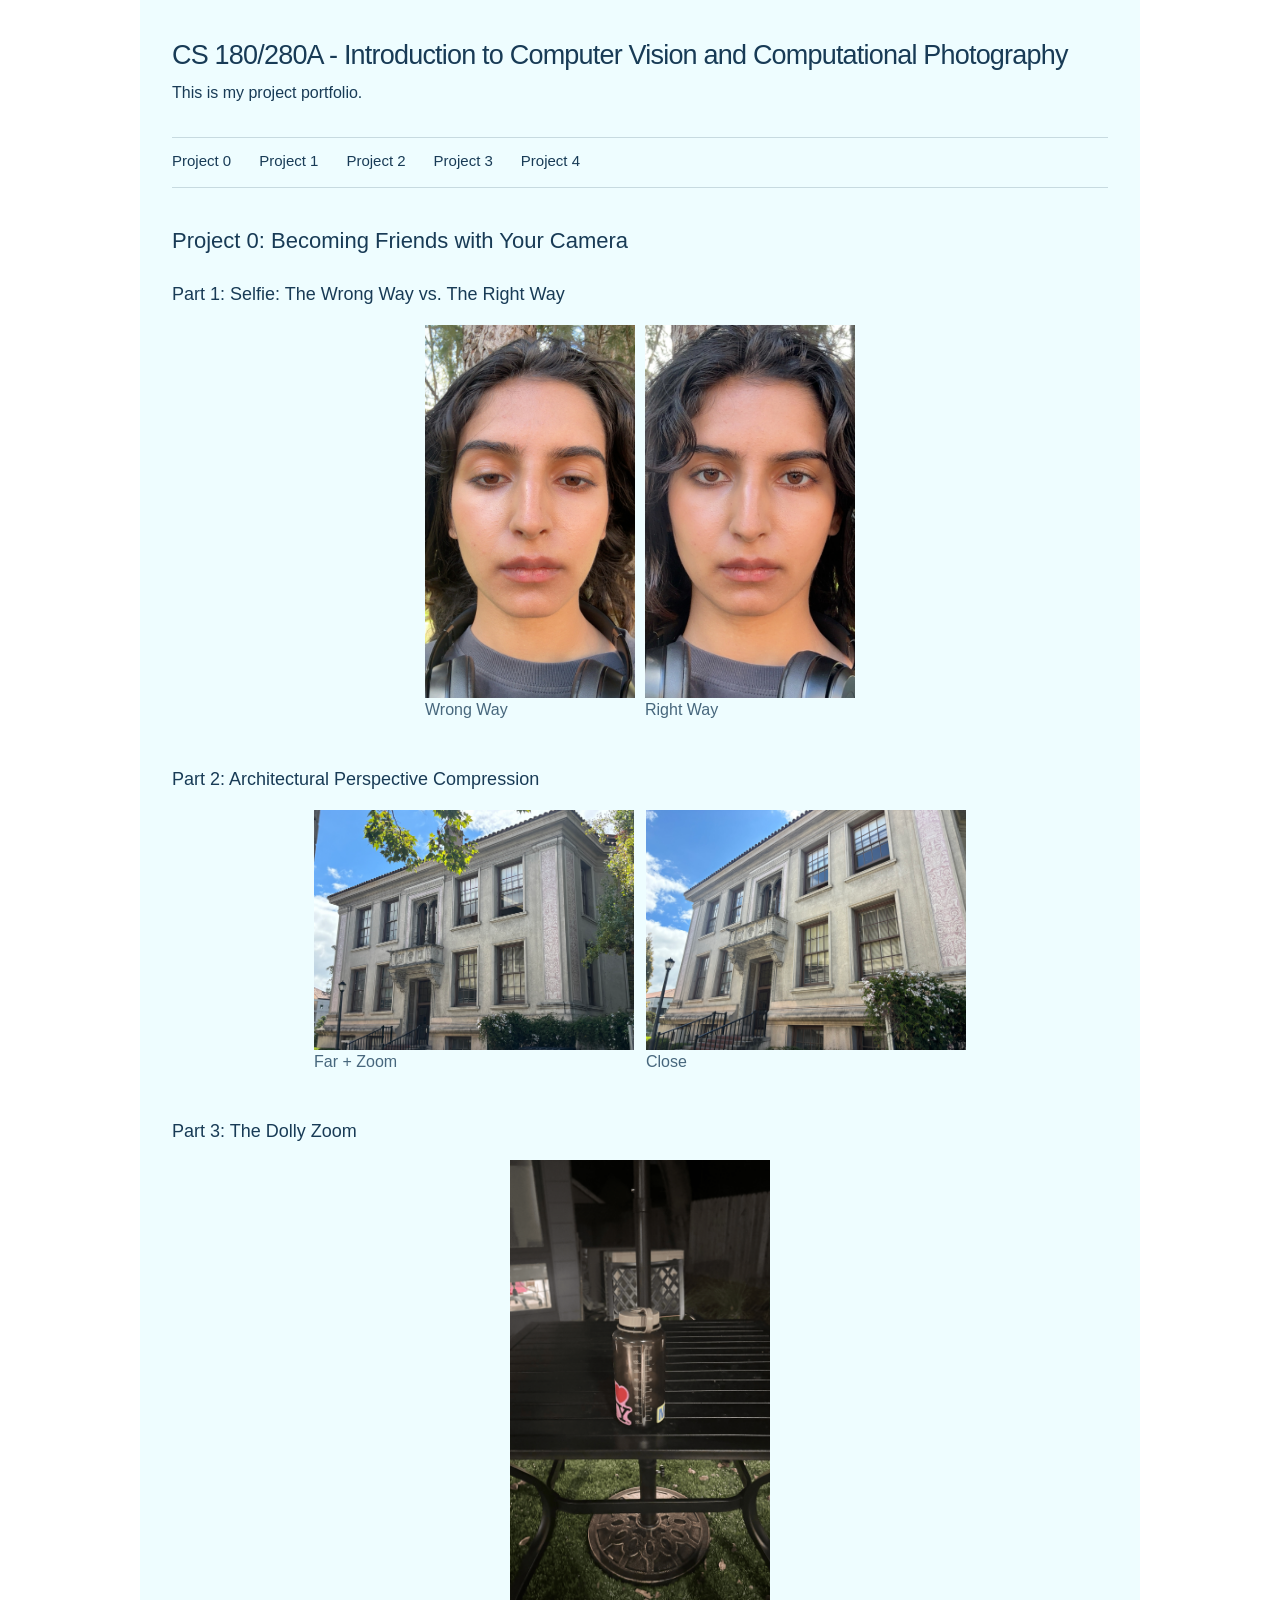
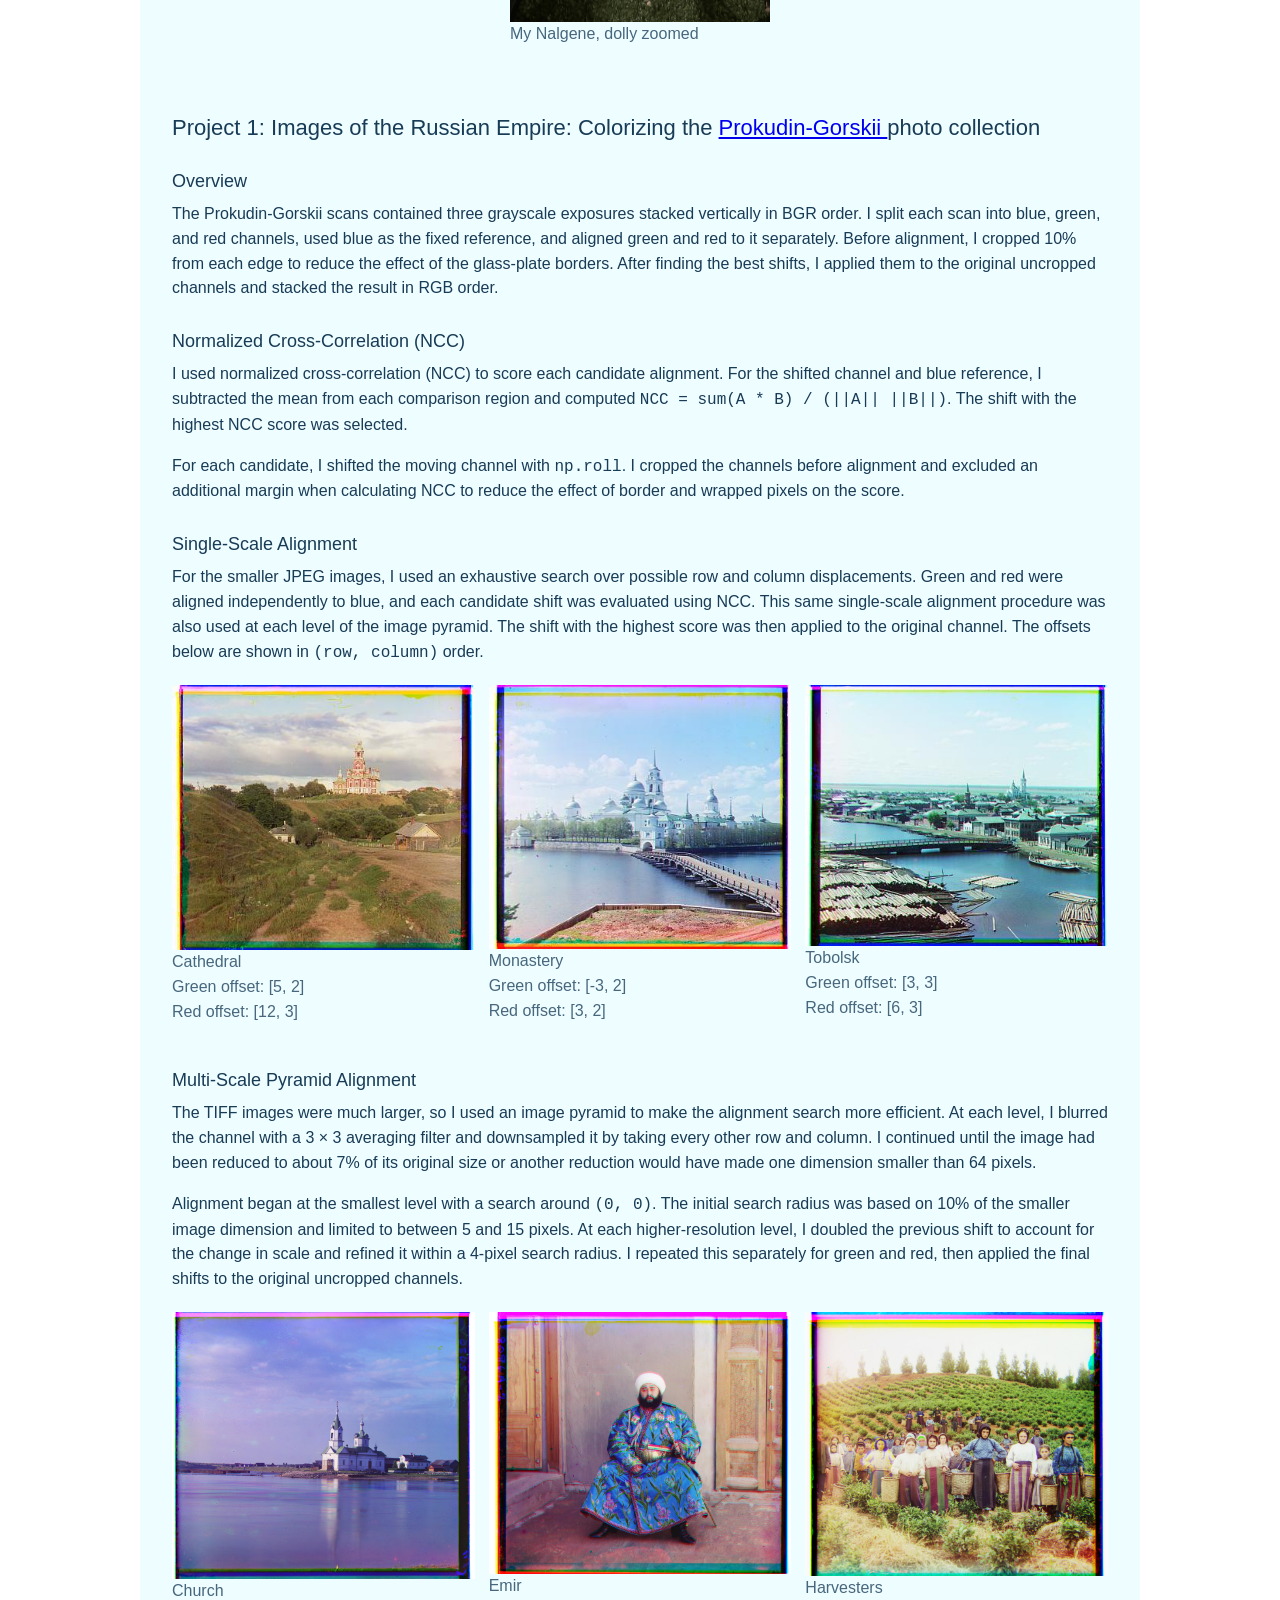
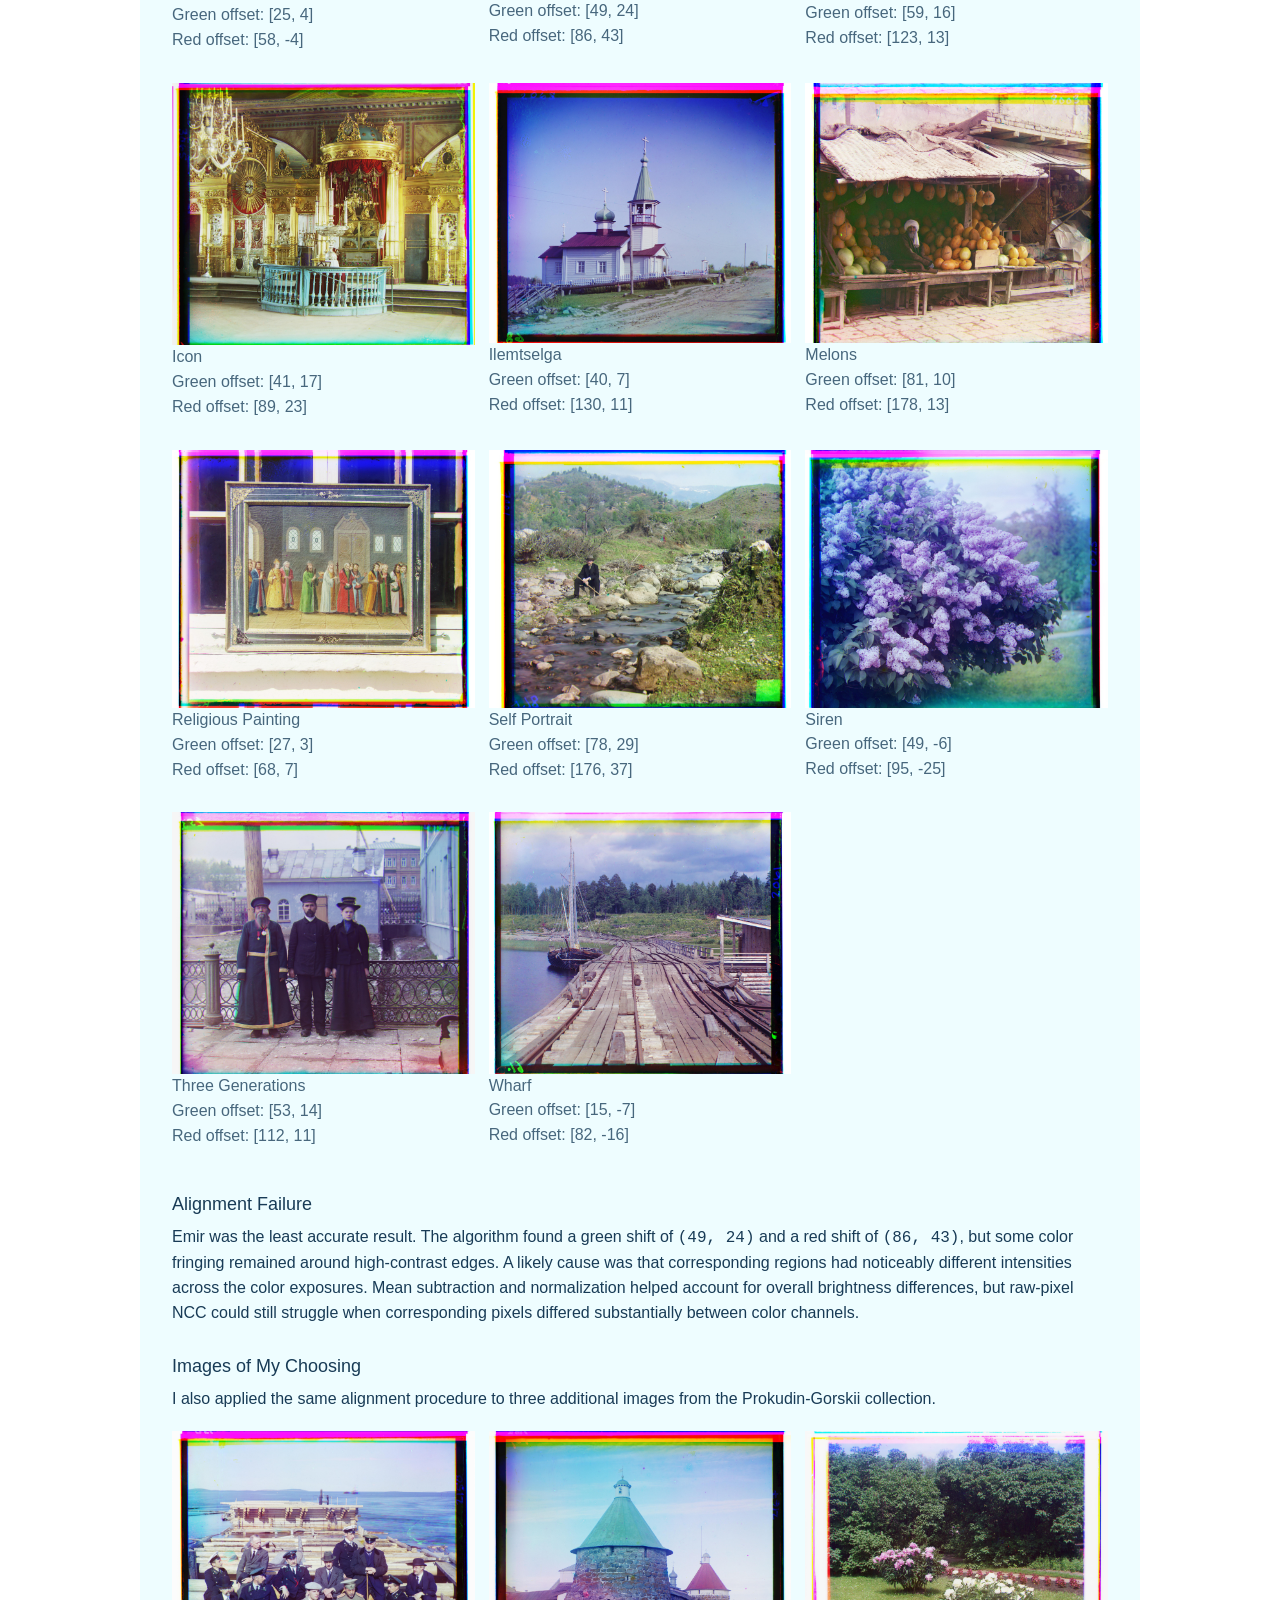
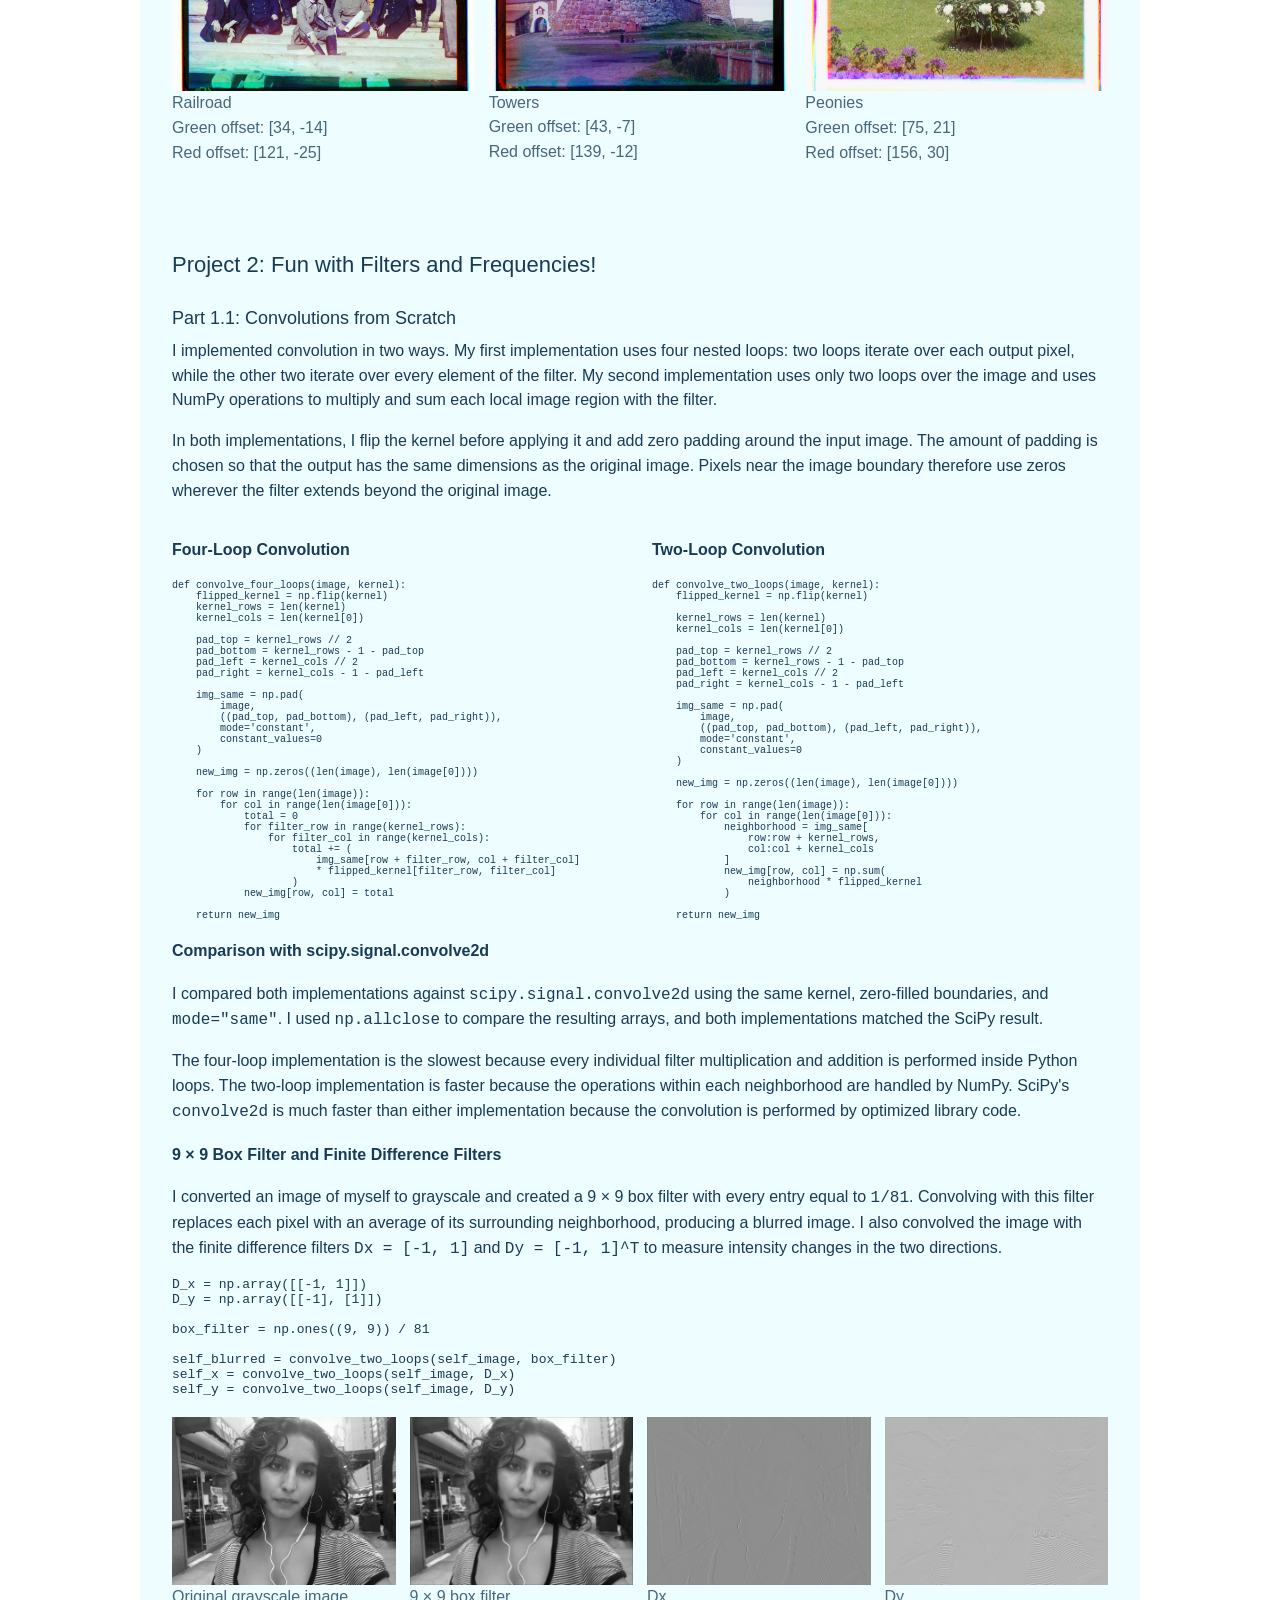
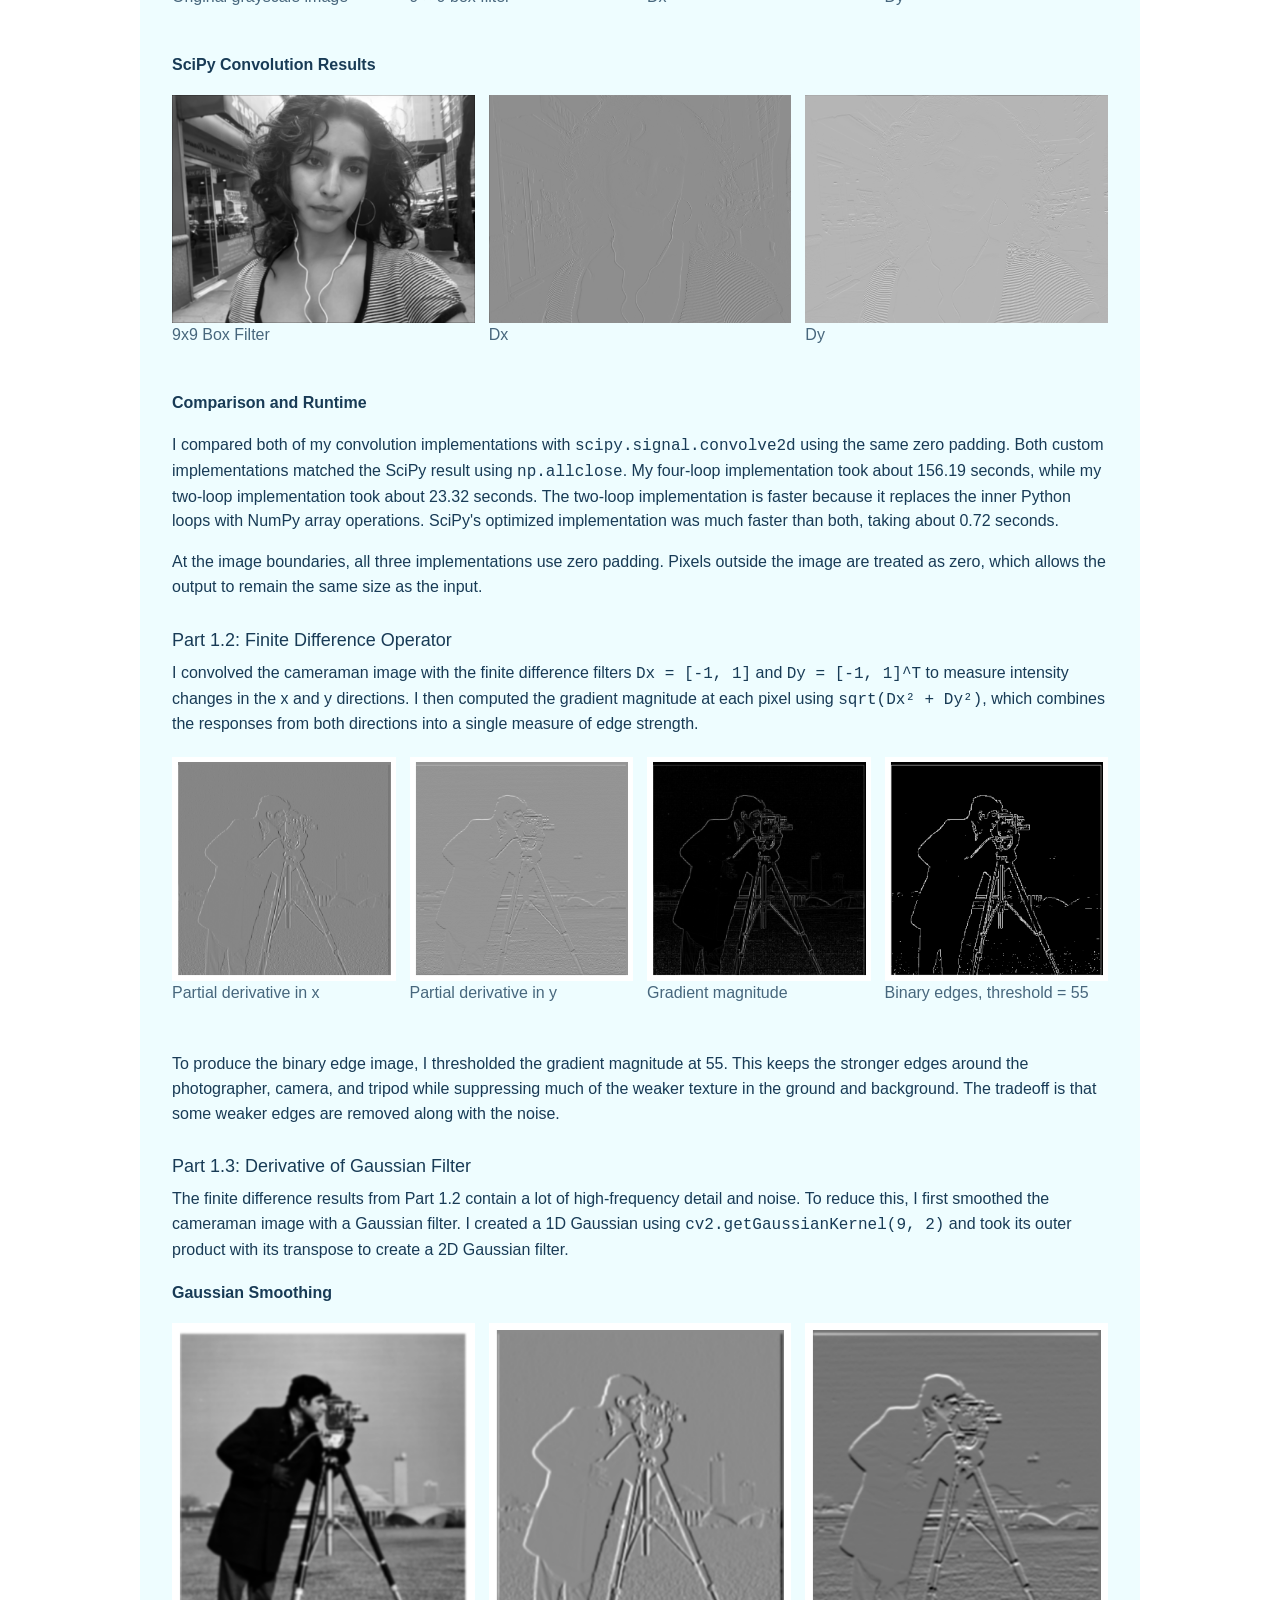
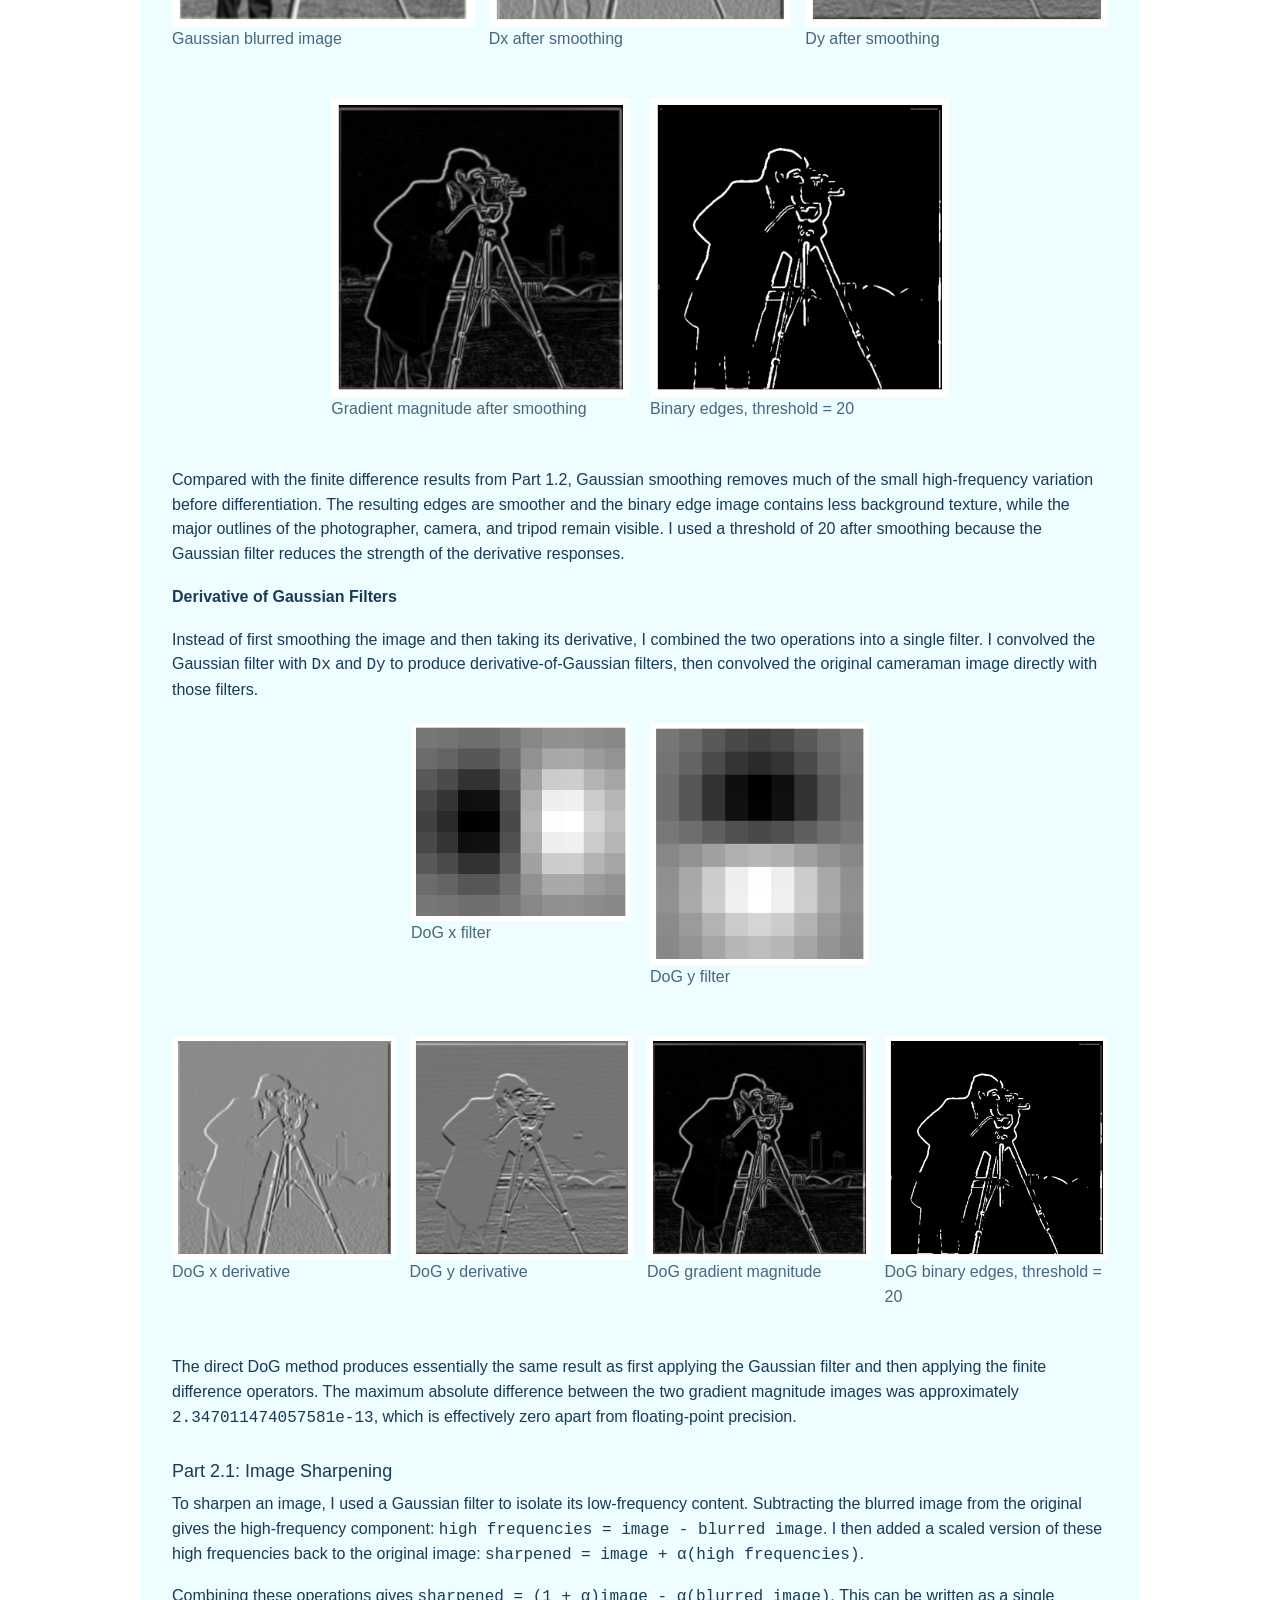
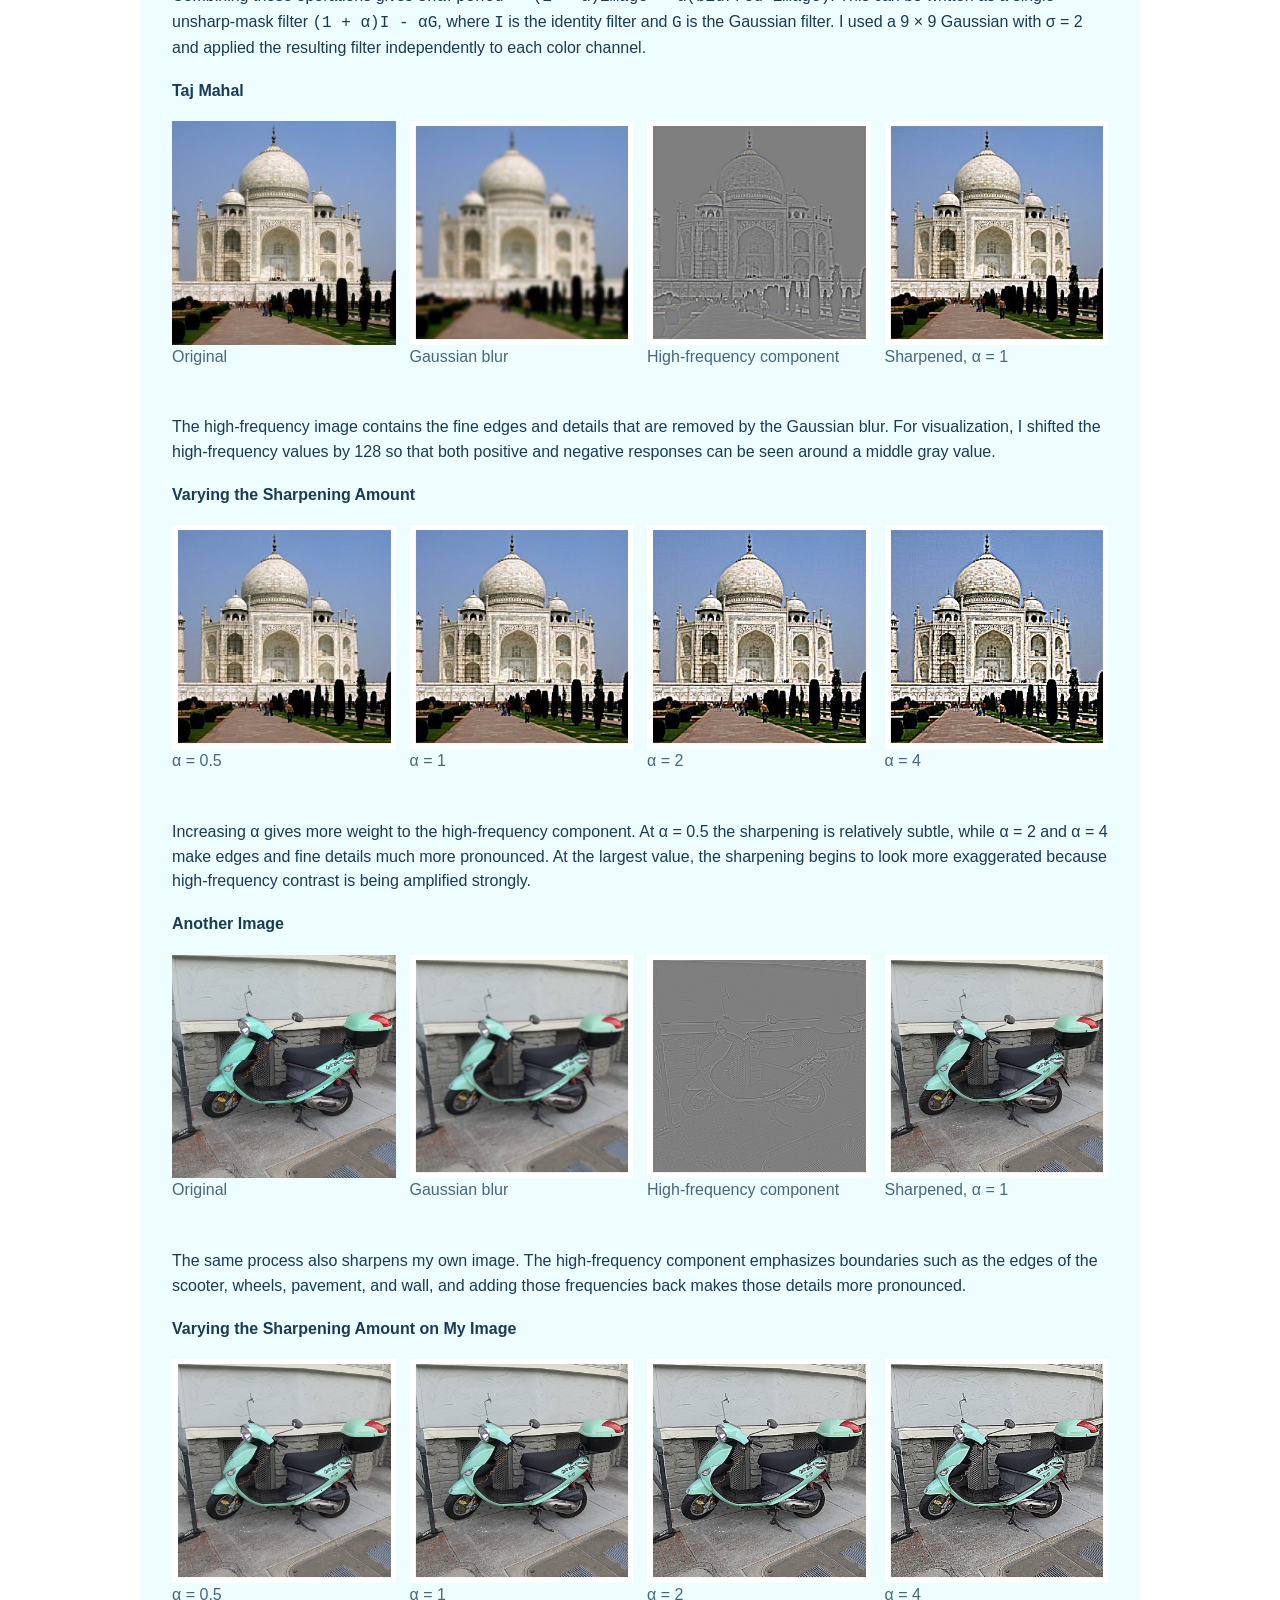
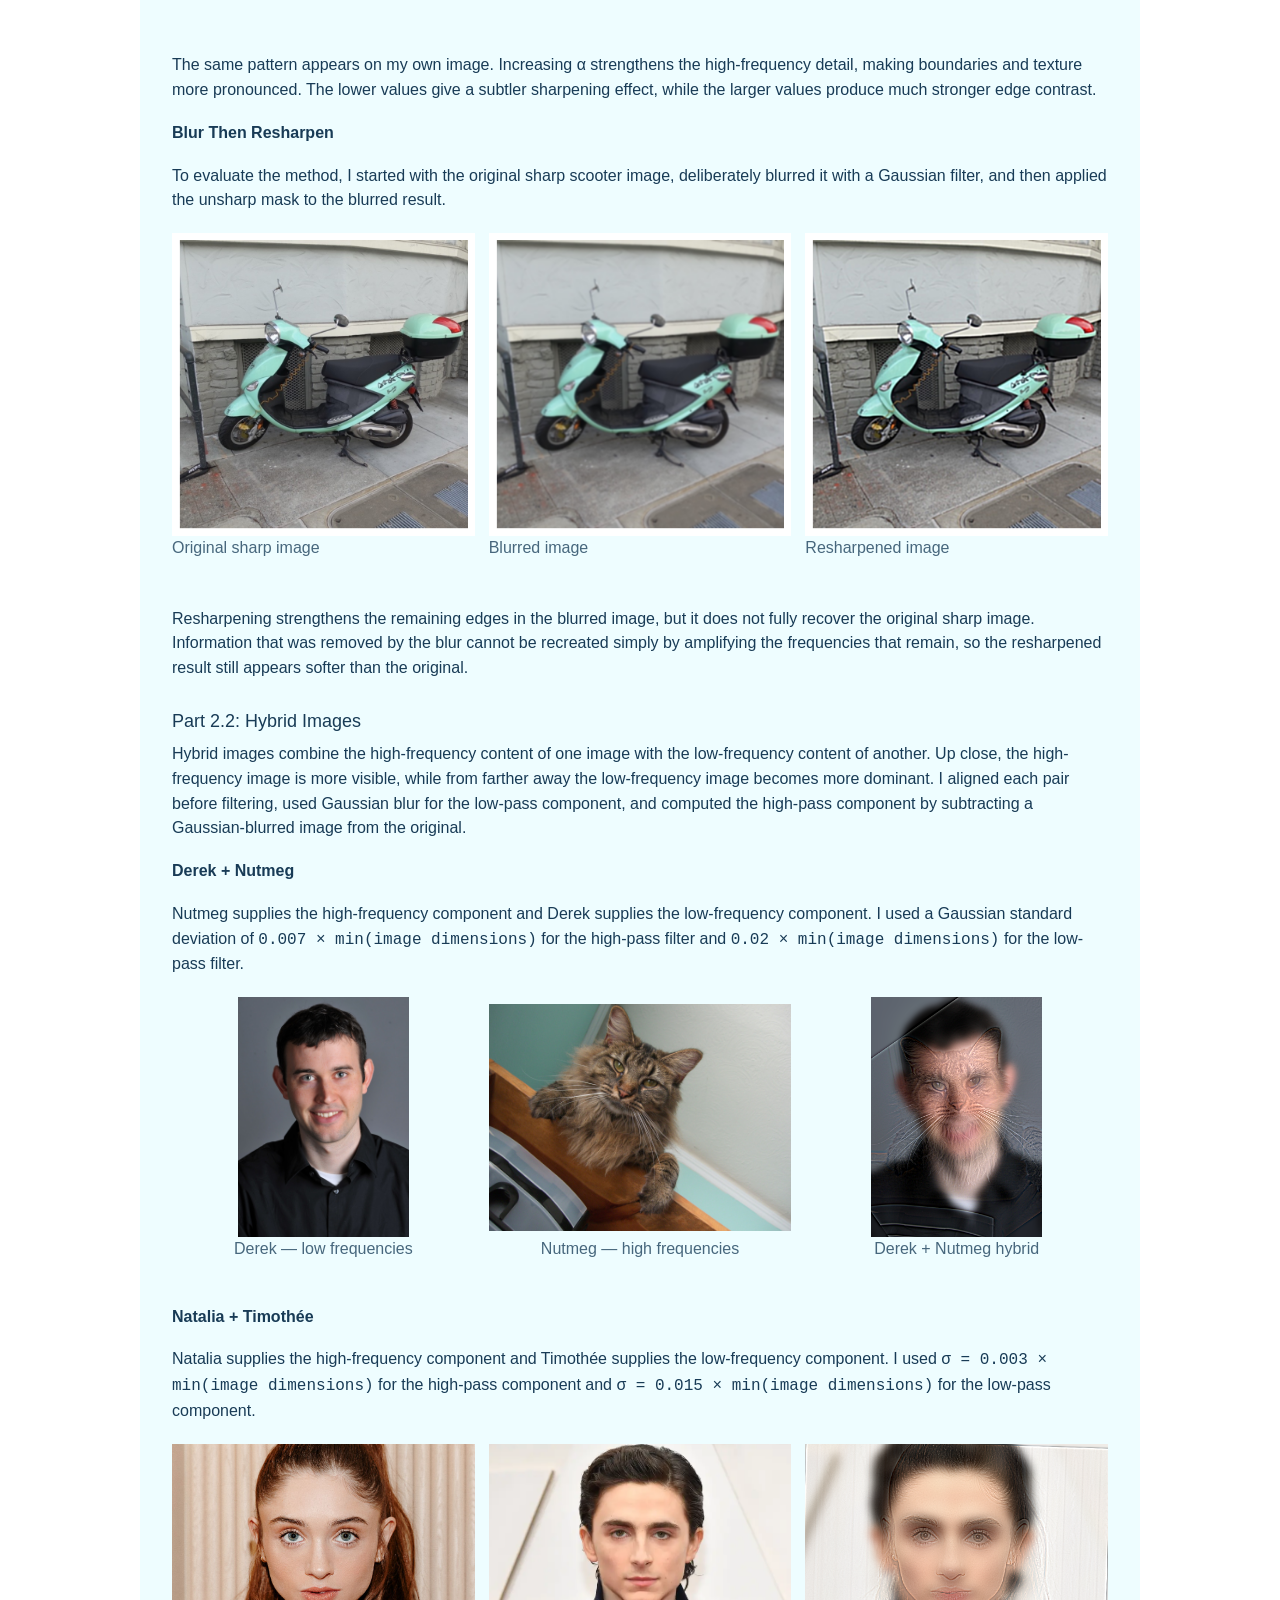
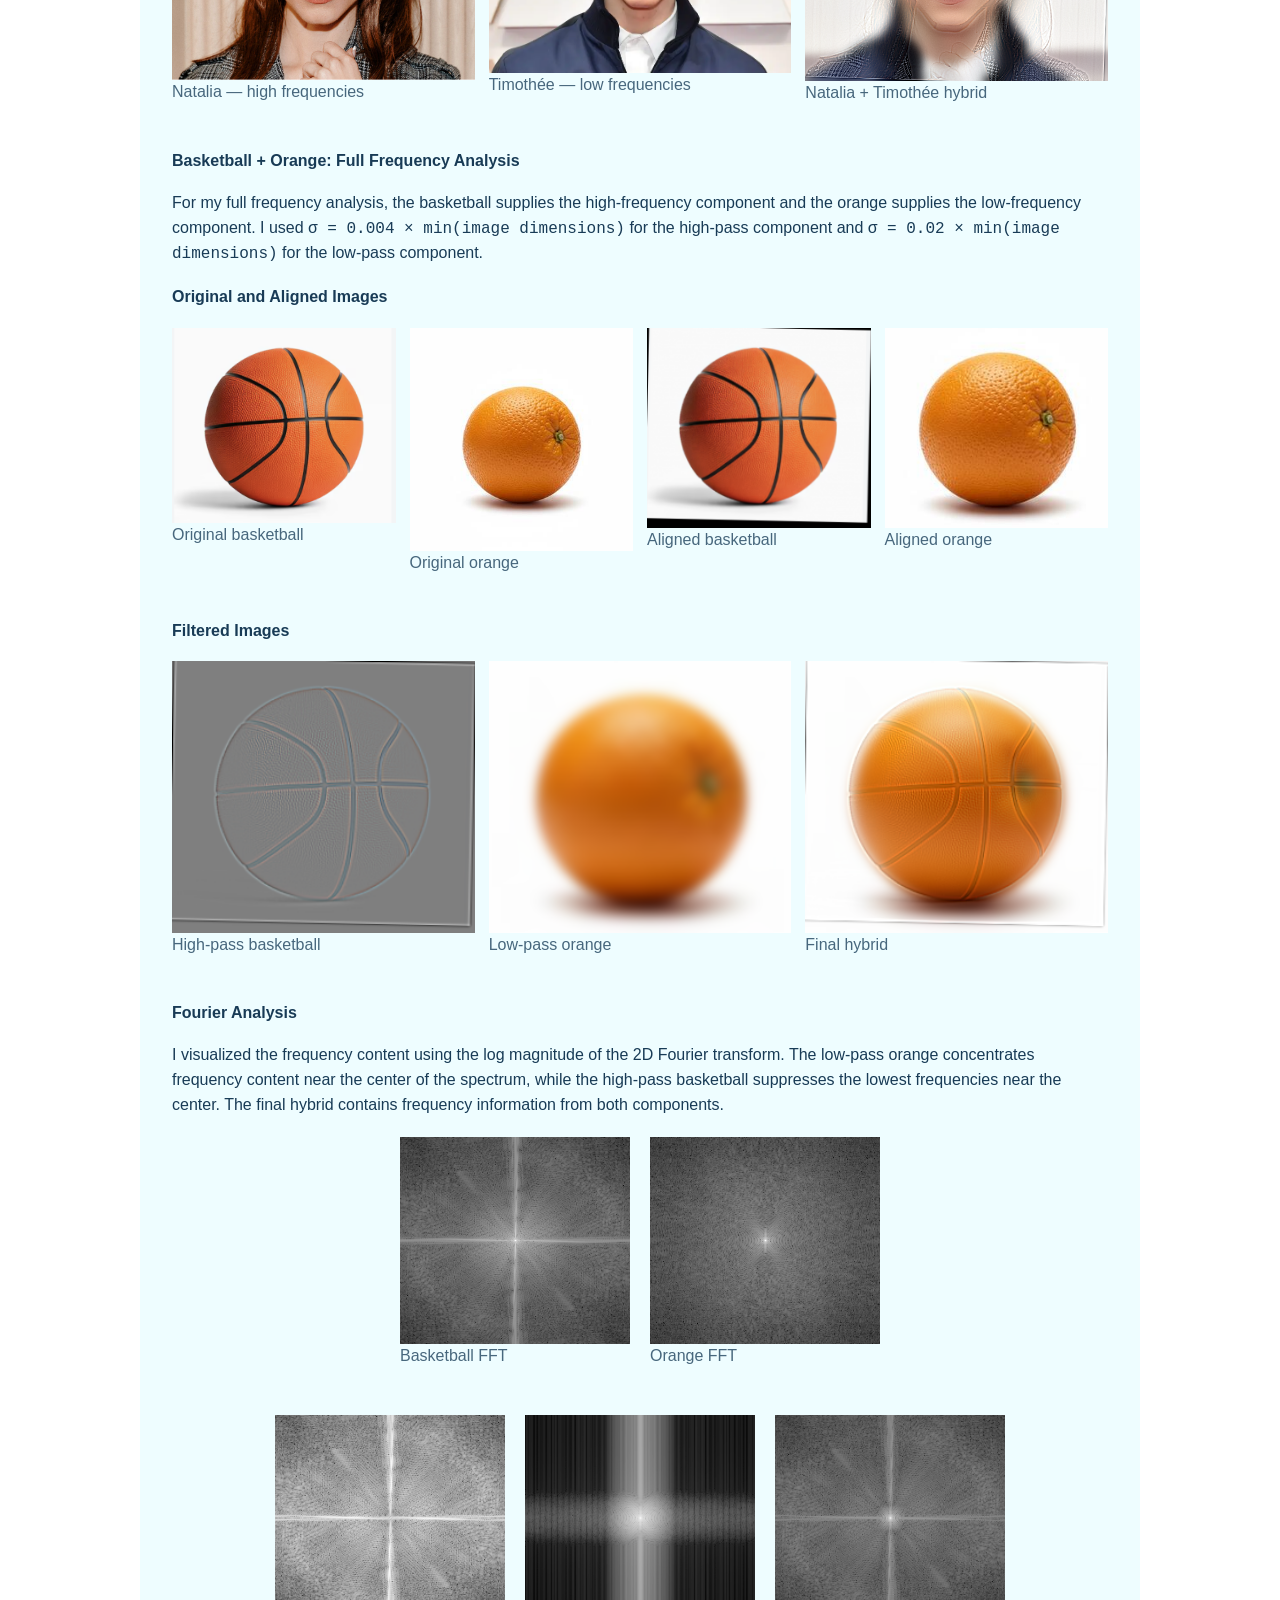
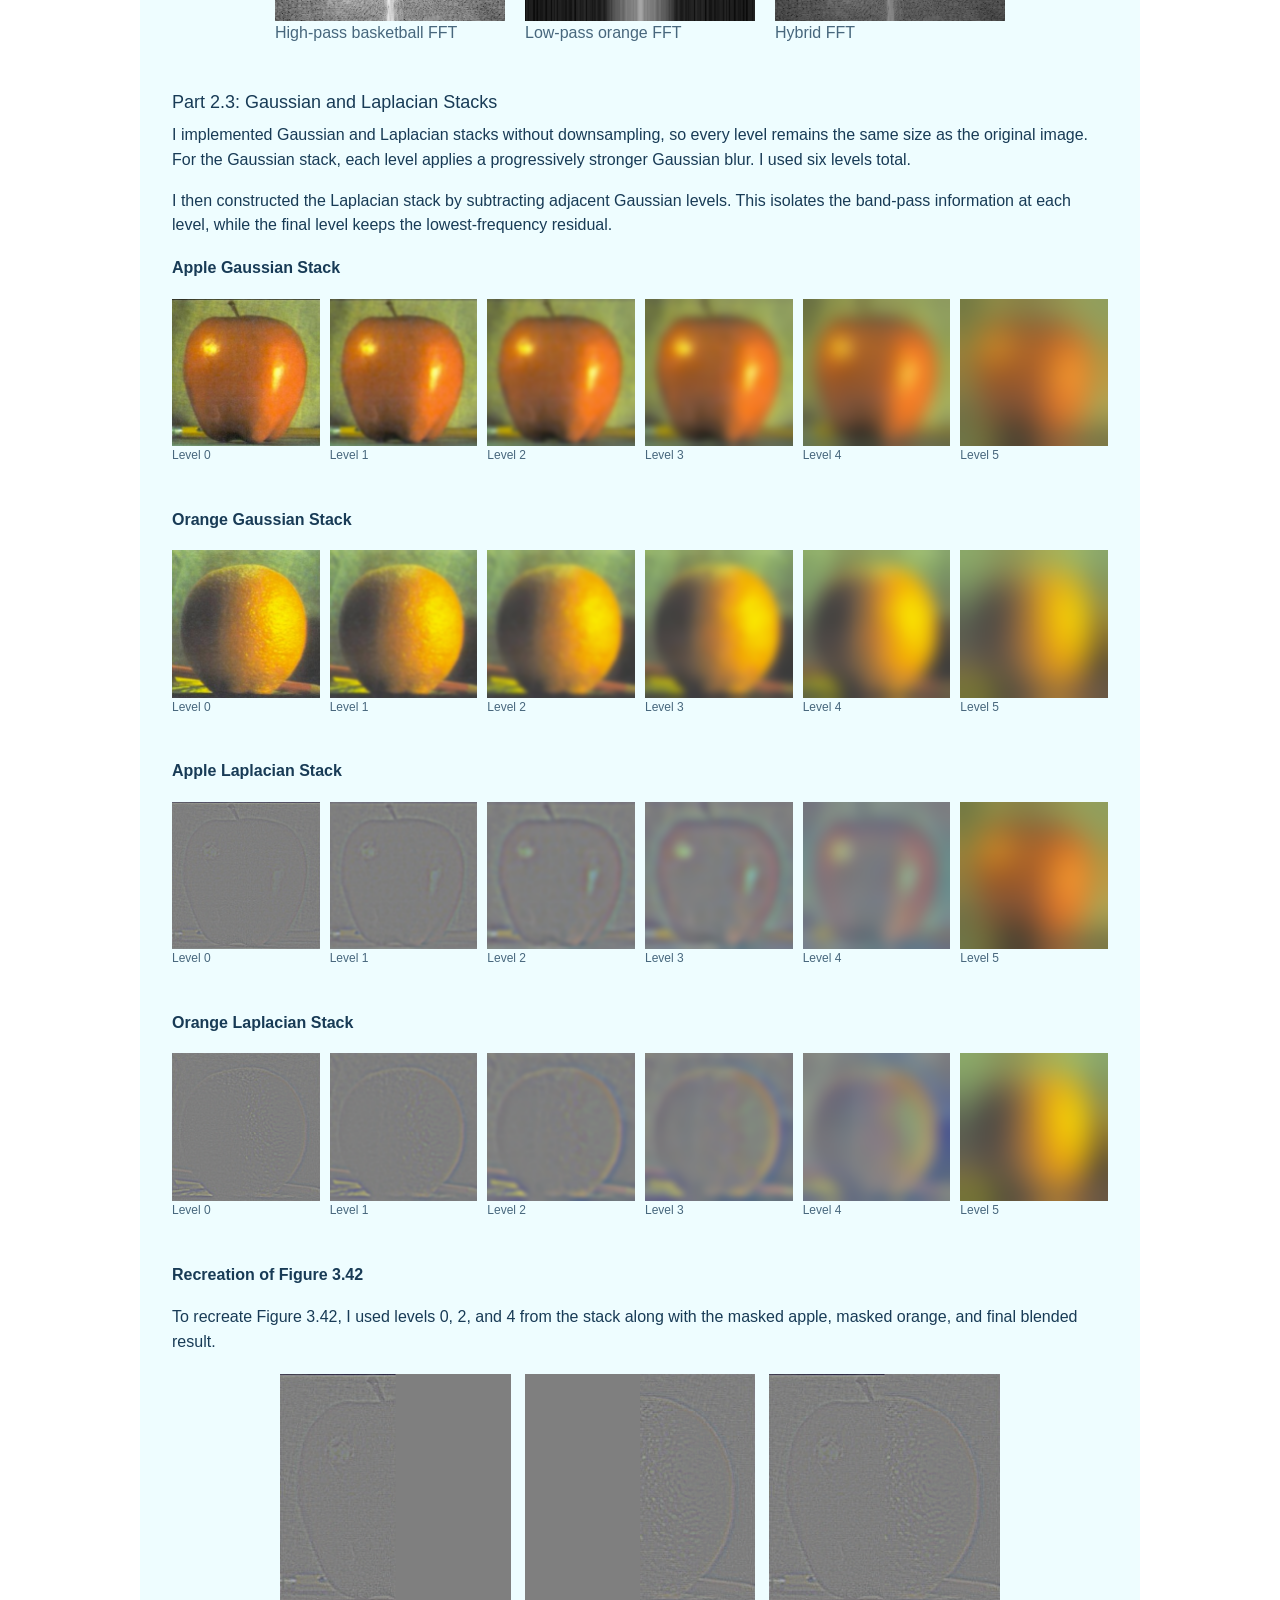
<file: index.html>
<!DOCTYPE html>
<html lang="en">

<head>
  <meta charset="UTF-8">
  <meta name="viewport" content="width=device-width, initial-scale=1.0">
  <title>Riya Sehgal - CS 180/280A</title>
  <link rel="stylesheet" href="./style.css">
</head>

<body>
  <main class="page">

    <section class="intro-header">
      <h1>CS 180/280A - Introduction to Computer Vision and Computational Photography</h1>
      <p>This is my project portfolio.</p>
    </section>

    <nav class="project-nav">
      <a href="#project0" class="project-tab active">Project 0</a>
      <a href="#project1" class="project-tab">Project 1</a>
      <a href="#project2" class="project-tab">Project 2</a>
        <a href="#project3" class="project-tab">Project 3</a>
        <a href="#project4" class="project-tab">Project 4</a>
    </nav>

    <section class="project" id="project0">
      <h2>Project 0: Becoming Friends with Your Camera</h2>

      <div class="project-content">

        <h3>Part 1: Selfie: The Wrong Way vs. The Right Way</h3>

        <div class="image-grid part1-images">
          <div class="figure">
            <img src="./media/wrong-way.jpg" alt="Wrong way selfie">
            <p class="caption">Wrong Way</p>
          </div>

          <div class="figure">
            <img src="./media/right-way.jpg" alt="Right way selfie">
            <p class="caption">Right Way</p>
          </div>
        </div>

        <h3>Part 2: Architectural Perspective Compression</h3>

        <div class="image-grid part2-images">
          <div class="figure">
            <img src="./media/far-zoom.jpg" alt="Far away zoomed in">
            <p class="caption">Far + Zoom</p>
          </div>

          <div class="figure">
            <img src="./media/close.jpg" alt="Close view">
            <p class="caption">Close</p>
          </div>
        </div>

        <h3>Part 3: The Dolly Zoom</h3>

        <div class="dolly-zoom">
          <img src="./media/dolly-zoom.gif" alt="Dolly zoom effect">
          <p class="caption">My Nalgene, dolly zoomed</p>
        </div>

      </div>
    </section>


    <section class="project" id="project1">

      <h2>
        Project 1: Images of the Russian Empire: Colorizing the
        <a href="https://www.loc.gov/collections/prokudin-gorskii/" target="_blank">
          Prokudin-Gorskii
        </a>
        photo collection
      </h2>

      <div class="project-content">

        <h3>Overview</h3>
        <p>
          The Prokudin-Gorskii scans contained three grayscale exposures stacked vertically in BGR order. I split each scan into blue, green, and red channels, used blue as the fixed reference, and aligned green and red to it separately. Before alignment, I cropped 10% from each edge to reduce the effect of the glass-plate borders. After finding the best shifts, I applied them to the original uncropped channels and stacked the result in RGB order.
        </p>

        <h3>Normalized Cross-Correlation (NCC)</h3>
        <p>
          I used normalized cross-correlation (NCC) to score each candidate alignment. For the shifted channel and blue reference, I subtracted the mean from each comparison region and computed <code>NCC = sum(A * B) / (||A|| ||B||)</code>. The shift with the highest NCC score was selected.
        </p>
        <p>
          For each candidate, I shifted the moving channel with <code>np.roll</code>. I cropped the channels before alignment and excluded an additional margin when calculating NCC to reduce the effect of border and wrapped pixels on the score.
        </p>

        <h3>Single-Scale Alignment</h3>
        <p>
          For the smaller JPEG images, I used an exhaustive search over possible row and column displacements. Green and red were aligned independently to blue, and each candidate shift was evaluated using NCC. This same single-scale alignment procedure was also used at each level of the image pyramid. The shift with the highest score was then applied to the original channel. The offsets below are shown in <code>(row, column)</code> order.
        </p>

        <div class="image-grid three">

          <div class="figure">
            <img src="./1/cathedral_color.jpg" alt="Cathedral">
            <p class="caption">
              Cathedral<br>
              Green offset: [x, y]<br>
              Red offset: [x, y]
            </p>
          </div>

          <div class="figure">
            <img src="./1/monastery_color.jpg" alt="Monastery">
            <p class="caption">
              Monastery<br>
              Green offset: [x, y]<br>
              Red offset: [x, y]
            </p>
          </div>

          <div class="figure">
            <img src="./1/tobolsk_color.jpg" alt="Tobolsk">
            <p class="caption">
              Tobolsk<br>
              Green offset: [x, y]<br>
              Red offset: [x, y]
            </p>
          </div>

        </div>


        <h3>Multi-Scale Pyramid Alignment</h3>
        <p>
          The TIFF images were much larger, so I used an image pyramid to make the alignment search more efficient. At each level, I blurred the channel with a 3 × 3 averaging filter and downsampled it by taking every other row and column. I continued until the image had been reduced to about 7% of its original size or another reduction would have made one dimension smaller than 64 pixels.
        </p>
        <p>
          Alignment began at the smallest level with a search around <code>(0, 0)</code>. The initial search radius was based on 10% of the smaller image dimension and limited to between 5 and 15 pixels. At each higher-resolution level, I doubled the previous shift to account for the change in scale and refined it within a 4-pixel search radius. I repeated this separately for green and red, then applied the final shifts to the original uncropped channels.
        </p>

        <div class="image-grid three">

          <div class="figure">
            <img src="./1/church_color.jpg" alt="Church">
            <p class="caption">
              Church<br>
              Green offset: [x, y]<br>
              Red offset: [x, y]
            </p>
          </div>

          <div class="figure">
            <img src="./1/emir_color.jpg" alt="Emir">
            <p class="caption">
              Emir<br>
              Green offset: [x, y]<br>
              Red offset: [x, y]
            </p>
          </div>

          <div class="figure">
            <img src="./1/harvesters_color.jpg" alt="Harvesters">
            <p class="caption">
              Harvesters<br>
              Green offset: [x, y]<br>
              Red offset: [x, y]
            </p>
          </div>

          <div class="figure">
            <img src="./1/icon_color.jpg" alt="Icon">
            <p class="caption">
              Icon<br>
              Green offset: [x, y]<br>
              Red offset: [x, y]
            </p>
          </div>

          <div class="figure">
            <img src="./1/ilemselga_color.jpg" alt="Ilemtselga">
            <p class="caption">
              Ilemtselga<br>
              Green offset: [x, y]<br>
              Red offset: [x, y]
            </p>
          </div>

          <div class="figure">
            <img src="./1/melons_color.jpg" alt="Melons">
            <p class="caption">
              Melons<br>
              Green offset: [x, y]<br>
              Red offset: [x, y]
            </p>
          </div>

          <div class="figure">
            <img src="./1/religous_painting_color.jpg" alt="Religious Painting">
            <p class="caption">
              Religious Painting<br>
              Green offset: [x, y]<br>
              Red offset: [x, y]
            </p>
          </div>

          <div class="figure">
            <img src="./1/self_portrait_color.jpg" alt="Self Portrait">
            <p class="caption">
              Self Portrait<br>
              Green offset: [x, y]<br>
              Red offset: [x, y]
            </p>
          </div>

          <div class="figure">
            <img src="./1/siren_color.jpg" alt="Siren">
            <p class="caption">
              Siren<br>
              Green offset: [x, y]<br>
              Red offset: [x, y]
            </p>
          </div>

          <div class="figure">
            <img src="./1/three_generations_color.jpg" alt="Three Generations">
            <p class="caption">
              Three Generations<br>
              Green offset: [x, y]<br>
              Red offset: [x, y]
            </p>
          </div>

          <div class="figure">
            <img src="./1/wharf_color.jpg" alt="Wharf">
            <p class="caption">
              Wharf<br>
              Green offset: [x, y]<br>
              Red offset: [x, y]
            </p>
          </div>

        </div>


        <h3>Alignment Failure</h3>
        <p>
          Emir was the least accurate result. The algorithm found a green shift of <code>(49, 24)</code> and a red shift of <code>(86, 43)</code>, but some color fringing remained around high-contrast edges. A likely cause was that corresponding regions had noticeably different intensities across the color exposures. Mean subtraction and normalization helped account for overall brightness differences, but raw-pixel NCC could still struggle when corresponding pixels differed substantially between color channels.
        </p>

        <h3>Images of My Choosing</h3>
        <p>
          I also applied the same alignment procedure to three additional images from the Prokudin-Gorskii collection.
        </p>

        <div class="image-grid three">

          <div class="figure">
            <img src="./1/railroad_color.jpg" alt="Railroad">
            <p class="caption">
              Railroad<br>
              Green offset: [x, y]<br>
              Red offset: [x, y]
            </p>
          </div>

          <div class="figure">
            <img src="./1/towers_color.jpg" alt="Towers">
            <p class="caption">
              Towers<br>
              Green offset: [x, y]<br>
              Red offset: [x, y]
            </p>
          </div>

          <div class="figure">
            <img src="./1/peonies_color.jpg" alt="Peonies">
            <p class="caption">
              Peonies<br>
              Green offset: [x, y]<br>
              Red offset: [x, y]
            </p>
          </div>

        </div>

      </div>
    </section>


    <section class="project" id="project2">

      <h2>Project 2: Fun with Filters and Frequencies!</h2>

      <div class="project-content">


        <h3>Part 1.1: Convolutions from Scratch</h3>

        <p>
          I implemented convolution in two ways. My first implementation uses
          four nested loops: two loops iterate over each output pixel, while
          the other two iterate over every element of the filter. My second
          implementation uses only two loops over the image and uses NumPy
          operations to multiply and sum each local image region with the
          filter.
        </p>

        <p>
          In both implementations, I flip the kernel before applying it and
          add zero padding around the input image. The amount of padding is
          chosen so that the output has the same dimensions as the original
          image. Pixels near the image boundary therefore use zeros wherever
          the filter extends beyond the original image.
        </p>


        <div class="convolution-code-grid">
  <div class="convolution-code-column">
    <h4>Four-Loop Convolution</h4>

        <pre><code>def convolve_four_loops(image, kernel):
    flipped_kernel = np.flip(kernel)
    kernel_rows = len(kernel)
    kernel_cols = len(kernel[0])

    pad_top = kernel_rows // 2
    pad_bottom = kernel_rows - 1 - pad_top
    pad_left = kernel_cols // 2
    pad_right = kernel_cols - 1 - pad_left

    img_same = np.pad(
        image,
        ((pad_top, pad_bottom), (pad_left, pad_right)),
        mode='constant',
        constant_values=0
    )

    new_img = np.zeros((len(image), len(image[0])))

    for row in range(len(image)):
        for col in range(len(image[0])):
            total = 0
            for filter_row in range(kernel_rows):
                for filter_col in range(kernel_cols):
                    total += (
                        img_same[row + filter_row, col + filter_col]
                        * flipped_kernel[filter_row, filter_col]
                    )
            new_img[row, col] = total

    return new_img</code></pre>
  </div>

  <div class="convolution-code-column">
    <h4>Two-Loop Convolution</h4>

        <pre><code>def convolve_two_loops(image, kernel):
    flipped_kernel = np.flip(kernel)

    kernel_rows = len(kernel)
    kernel_cols = len(kernel[0])

    pad_top = kernel_rows // 2
    pad_bottom = kernel_rows - 1 - pad_top
    pad_left = kernel_cols // 2
    pad_right = kernel_cols - 1 - pad_left

    img_same = np.pad(
        image,
        ((pad_top, pad_bottom), (pad_left, pad_right)),
        mode='constant',
        constant_values=0
    )

    new_img = np.zeros((len(image), len(image[0])))

    for row in range(len(image)):
        for col in range(len(image[0])):
            neighborhood = img_same[
                row:row + kernel_rows,
                col:col + kernel_cols
            ]
            new_img[row, col] = np.sum(
                neighborhood * flipped_kernel
            )

    return new_img</code></pre>
  </div>
</div>


        <h4>Comparison with scipy.signal.convolve2d</h4>

        <p>
          I compared both implementations against
          <code>scipy.signal.convolve2d</code> using the same kernel,
          zero-filled boundaries, and <code>mode="same"</code>. I used
          <code>np.allclose</code> to compare the resulting arrays, and both
          implementations matched the SciPy result.
        </p>

        <p>
          The four-loop implementation is the slowest because every individual
          filter multiplication and addition is performed inside Python loops.
          The two-loop implementation is faster because the operations within
          each neighborhood are handled by NumPy. SciPy's
          <code>convolve2d</code> is much faster than either implementation
          because the convolution is performed by optimized library code.
        </p>


        <h4>9 × 9 Box Filter and Finite Difference Filters</h4>

        <p>
          I converted an image of myself to grayscale and created a 9 × 9 box
          filter with every entry equal to <code>1/81</code>. Convolving with
          this filter replaces each pixel with an average of its surrounding
          neighborhood, producing a blurred image. I also convolved the image
          with the finite difference filters
          <code>Dx = [-1, 1]</code> and
          <code>Dy = [-1, 1]^T</code> to measure intensity changes in the two
          directions.
        </p>

        <pre><code>D_x = np.array([[-1, 1]])
D_y = np.array([[-1], [1]])

box_filter = np.ones((9, 9)) / 81

self_blurred = convolve_two_loops(self_image, box_filter)
self_x = convolve_two_loops(self_image, D_x)
self_y = convolve_two_loops(self_image, D_y)</code></pre>


        <div class="image-grid four">

          <div class="figure">
            <img src="./2/1.1/self_original.png" alt="Original grayscale self image">
            <p class="caption">Original grayscale image</p>
          </div>

          <div class="figure">
            <img src="./2/1.1/self_box_filter.png" alt="Self image after 9 by 9 box filter">
            <p class="caption">9 × 9 box filter</p>
          </div>

          <div class="figure">
            <img src="./2/1.1/self_x_derivative.png" alt="Self image x derivative">
            <p class="caption">Dx</p>
          </div>

          <div class="figure">
            <img src="./2/1.1/self_y_derivative.png" alt="Self image y derivative">
            <p class="caption">Dy</p>
          </div>

        </div>



        
        <h4>SciPy Convolution Results</h4>

        <div class="image-grid three">
          <div class="figure">
            <img src="./2/1.1/scipy_box_filter.png" alt="SciPy box filter result">
            <p class="caption">9x9 Box Filter</p>
          </div>

          <div class="figure">
            <img src="./2/1.1/scipy_x_derivative.png" alt="SciPy x derivative">
            <p class="caption">Dx</p>
          </div>

          <div class="figure">
            <img src="./2/1.1/scipy_y_derivative.png" alt="SciPy y derivative">
            <p class="caption">Dy</p>
          </div>
        </div>

        <h4>Comparison and Runtime</h4>

        <p>
          I compared both of my convolution implementations with
          <code>scipy.signal.convolve2d</code> using the same zero padding.
          Both custom implementations matched the SciPy result using
          <code>np.allclose</code>. My four-loop implementation took about
          156.19 seconds, while my two-loop implementation took about
          23.32 seconds. The two-loop implementation is faster because it
          replaces the inner Python loops with NumPy array operations.
          SciPy's optimized implementation was much faster than both,
          taking about 0.72 seconds.
        </p>

        <p>
          At the image boundaries, all three implementations use zero
          padding. Pixels outside the image are treated as zero, which allows
          the output to remain the same size as the input.
        </p>

<h3>Part 1.2: Finite Difference Operator</h3>

        <p>
          I convolved the cameraman image with the finite difference filters
          <code>Dx = [-1, 1]</code> and <code>Dy = [-1, 1]^T</code>
          to measure intensity changes in the x and y directions. I then
          computed the gradient magnitude at each pixel using
          <code>sqrt(Dx² + Dy²)</code>, which combines the responses from
          both directions into a single measure of edge strength.
        </p>

        <div class="image-grid four">

          <div class="figure">
            <img src="./2/1.2/x_derivative.png" alt="Cameraman x derivative">
            <p class="caption">Partial derivative in x</p>
          </div>

          <div class="figure">
            <img src="./2/1.2/y_derivative.png" alt="Cameraman y derivative">
            <p class="caption">Partial derivative in y</p>
          </div>

          <div class="figure">
            <img src="./2/1.2/gradient_magnitude.png" alt="Cameraman gradient magnitude">
            <p class="caption">Gradient magnitude</p>
          </div>

          <div class="figure">
            <img src="./2/1.2/binary_edges.png" alt="Thresholded cameraman edges">
            <p class="caption">Binary edges, threshold = 55</p>
          </div>

        </div>

        <p>
          To produce the binary edge image, I thresholded the gradient
          magnitude at 55. This keeps the stronger edges around the
          photographer, camera, and tripod while suppressing much of the
          weaker texture in the ground and background. The tradeoff is that
          some weaker edges are removed along with the noise.
        </p>



        <h3>Part 1.3: Derivative of Gaussian Filter</h3>

        <p>
          The finite difference results from Part 1.2 contain a lot of
          high-frequency detail and noise. To reduce this, I first smoothed
          the cameraman image with a Gaussian filter. I created a 1D Gaussian
          using <code>cv2.getGaussianKernel(9, 2)</code> and took its outer
          product with its transpose to create a 2D Gaussian filter.
        </p>


        <h4>Gaussian Smoothing</h4>

        <div class="image-grid three">

          <div class="figure">
            <img src="./2/1.3/gaussian_blur.png" alt="Gaussian blurred cameraman">
            <p class="caption">Gaussian blurred image</p>
          </div>

          <div class="figure">
            <img src="./2/1.3/blurred_x_derivative.png" alt="X derivative after Gaussian smoothing">
            <p class="caption">Dx after smoothing</p>
          </div>

          <div class="figure">
            <img src="./2/1.3/blurred_y_derivative.png" alt="Y derivative after Gaussian smoothing">
            <p class="caption">Dy after smoothing</p>
          </div>

        </div>


        <div class="image-grid two-match-three">

          <div class="figure">
            <img src="./2/1.3/blurred_gradient_magnitude.png" alt="Gradient magnitude after smoothing">
            <p class="caption">Gradient magnitude after smoothing</p>
          </div>

          <div class="figure">
            <img src="./2/1.3/blurred_binary_edges.png" alt="Binary edges after smoothing">
            <p class="caption">Binary edges, threshold = 20</p>
          </div>

        </div>

        <p>
          Compared with the finite difference results from Part 1.2, Gaussian
          smoothing removes much of the small high-frequency variation before
          differentiation. The resulting edges are smoother and the binary
          edge image contains less background texture, while the major
          outlines of the photographer, camera, and tripod remain visible.
          I used a threshold of 20 after smoothing because the Gaussian filter
          reduces the strength of the derivative responses.
        </p>


        <h4>Derivative of Gaussian Filters</h4>

        <p>
          Instead of first smoothing the image and then taking its derivative,
          I combined the two operations into a single filter. I convolved the
          Gaussian filter with <code>Dx</code> and <code>Dy</code> to produce
          derivative-of-Gaussian filters, then convolved the original cameraman
          image directly with those filters.
        </p>


        <div class="image-grid two-match-four">

          <div class="figure">
            <img src="./2/1.3/DoG_x_filter.png" alt="Derivative of Gaussian x filter">
            <p class="caption">DoG x filter</p>
          </div>

          <div class="figure">
            <img src="./2/1.3/DoG_y_filter.png" alt="Derivative of Gaussian y filter">
            <p class="caption">DoG y filter</p>
          </div>

        </div>


        <div class="image-grid four">

          <div class="figure">
            <img src="./2/1.3/DoG_x_derivative.png" alt="DoG x derivative">
            <p class="caption">DoG x derivative</p>
          </div>

          <div class="figure">
            <img src="./2/1.3/DoG_y_derivative.png" alt="DoG y derivative">
            <p class="caption">DoG y derivative</p>
          </div>

          <div class="figure">
            <img src="./2/1.3/DoG_gradient_magnitude.png" alt="DoG gradient magnitude">
            <p class="caption">DoG gradient magnitude</p>
          </div>

          <div class="figure">
            <img src="./2/1.3/DoG_binary_edges.png" alt="DoG binary edges">
            <p class="caption">DoG binary edges, threshold = 20</p>
          </div>

        </div>

        <p>
          The direct DoG method produces essentially the same result as first
          applying the Gaussian filter and then applying the finite difference
          operators. The maximum absolute difference between the two gradient
          magnitude images was approximately <code>2.347011474057581e-13</code>, which is
          effectively zero apart from floating-point precision.
        </p>



        <h3>Part 2.1: Image Sharpening</h3>

        <p>
          To sharpen an image, I used a Gaussian filter to isolate its
          low-frequency content. Subtracting the blurred image from the
          original gives the high-frequency component:
          <code>high frequencies = image - blurred image</code>.
          I then added a scaled version of these high frequencies back to
          the original image:
          <code>sharpened = image + α(high frequencies)</code>.
        </p>

        <p>
          Combining these operations gives
          <code>sharpened = (1 + α)image - α(blurred image)</code>.
          This can be written as a single unsharp-mask filter
          <code>(1 + α)I - αG</code>, where <code>I</code> is the
          identity filter and <code>G</code> is the Gaussian filter.
          I used a 9 × 9 Gaussian with σ = 2 and applied the resulting
          filter independently to each color channel.
        </p>


        <h4>Taj Mahal</h4>

        <div class="image-grid four">

          <div class="figure">
            <img src="./2/2.1/taj.jpg" alt="Original Taj Mahal">
            <p class="caption">Original</p>
          </div>

          <div class="figure">
            <img src="./2/2.1/taj_blurred.png" alt="Blurred Taj Mahal">
            <p class="caption">Gaussian blur</p>
          </div>

          <div class="figure">
            <img src="./2/2.1/taj_high_frequency.png" alt="Taj Mahal high frequencies">
            <p class="caption">High-frequency component</p>
          </div>

          <div class="figure">
            <img src="./2/2.1/taj_sharpened.png" alt="Sharpened Taj Mahal">
            <p class="caption">Sharpened, α = 1</p>
          </div>

        </div>

        <p>
          The high-frequency image contains the fine edges and details that
          are removed by the Gaussian blur. For visualization, I shifted the
          high-frequency values by 128 so that both positive and negative
          responses can be seen around a middle gray value.
        </p>


        <h4>Varying the Sharpening Amount</h4>

        <div class="image-grid four">

          <div class="figure">
            <img src="./2/2.1/taj_sharpened_alpha0.5.png" alt="Taj sharpened with alpha 0.5">
            <p class="caption">α = 0.5</p>
          </div>

          <div class="figure">
            <img src="./2/2.1/taj_sharpened.png" alt="Taj sharpened with alpha 1">
            <p class="caption">α = 1</p>
          </div>

          <div class="figure">
            <img src="./2/2.1/taj_sharpened_alpha2.png" alt="Taj sharpened with alpha 2">
            <p class="caption">α = 2</p>
          </div>

          <div class="figure">
            <img src="./2/2.1/taj_sharpened_alpha4.png" alt="Taj sharpened with alpha 4">
            <p class="caption">α = 4</p>
          </div>

        </div>

        <p>
          Increasing α gives more weight to the high-frequency component.
          At α = 0.5 the sharpening is relatively subtle, while α = 2 and
          α = 4 make edges and fine details much more pronounced. At the
          largest value, the sharpening begins to look more exaggerated
          because high-frequency contrast is being amplified strongly.
        </p>


        <h4>Another Image</h4>

        <div class="image-grid four">

          <div class="figure">
            <img src="./2/2.1/mypic2.1.jpg" alt="Original scooter image">
            <p class="caption">Original</p>
          </div>

          <div class="figure">
            <img src="./2/2.1/mine_blurred.png" alt="Blurred scooter image">
            <p class="caption">Gaussian blur</p>
          </div>

          <div class="figure">
            <img src="./2/2.1/mine_high_frequency.png" alt="Scooter high frequencies">
            <p class="caption">High-frequency component</p>
          </div>

          <div class="figure">
            <img src="./2/2.1/mine_sharpened.png" alt="Sharpened scooter image">
            <p class="caption">Sharpened, α = 1</p>
          </div>

        </div>

        <p>
          The same process also sharpens my own image. The high-frequency
          component emphasizes boundaries such as the edges of the scooter,
          wheels, pavement, and wall, and adding those frequencies back makes
          those details more pronounced.
        </p>


        <h4>Varying the Sharpening Amount on My Image</h4>

        <div class="image-grid four">

          <div class="figure">
            <img src="./2/2.1/mine_sharpened_alpha0.5.png" alt="My image sharpened with alpha 0.5">
            <p class="caption">α = 0.5</p>
          </div>

          <div class="figure">
            <img src="./2/2.1/mine_sharpened.png" alt="My image sharpened with alpha 1">
            <p class="caption">α = 1</p>
          </div>

          <div class="figure">
            <img src="./2/2.1/mine_sharpened_alpha2.png" alt="My image sharpened with alpha 2">
            <p class="caption">α = 2</p>
          </div>

          <div class="figure">
            <img src="./2/2.1/mine_sharpened_alpha4.png" alt="My image sharpened with alpha 4">
            <p class="caption">α = 4</p>
          </div>

        </div>

        <p>
          The same pattern appears on my own image. Increasing α strengthens
          the high-frequency detail, making boundaries and texture more
          pronounced. The lower values give a subtler sharpening effect,
          while the larger values produce much stronger edge contrast.
        </p>


        <h4>Blur Then Resharpen</h4>

        <p>
          To evaluate the method, I started with the original sharp scooter
          image, deliberately blurred it with a Gaussian filter, and then
          applied the unsharp mask to the blurred result.
        </p>

        <div class="image-grid three">

          <div class="figure">
            <img src="./2/2.1/eval_original.png" alt="Original sharp scooter image">
            <p class="caption">Original sharp image</p>
          </div>

          <div class="figure">
            <img src="./2/2.1/eval_blurred.png" alt="Artificially blurred scooter image">
            <p class="caption">Blurred image</p>
          </div>

          <div class="figure">
            <img src="./2/2.1/eval_resharpened.png" alt="Resharpened scooter image">
            <p class="caption">Resharpened image</p>
          </div>

        </div>

        <p>
          Resharpening strengthens the remaining edges in the blurred image,
          but it does not fully recover the original sharp image. Information
          that was removed by the blur cannot be recreated simply by
          amplifying the frequencies that remain, so the resharpened result
          still appears softer than the original.
        </p>



        <h3>Part 2.2: Hybrid Images</h3>

        <p>
          Hybrid images combine the high-frequency content of one image with
          the low-frequency content of another. Up close, the high-frequency
          image is more visible, while from farther away the low-frequency
          image becomes more dominant. I aligned each pair before filtering,
          used Gaussian blur for the low-pass component, and computed the
          high-pass component by subtracting a Gaussian-blurred image from
          the original.
        </p>


        <h4>Derek + Nutmeg</h4>

        <p>
          Nutmeg supplies the high-frequency component and Derek supplies the
          low-frequency component. I used a Gaussian standard deviation of
          <code>0.007 × min(image dimensions)</code> for the high-pass filter
          and <code>0.02 × min(image dimensions)</code> for the low-pass
          filter.
        </p>

        <div class="image-grid three derek-row">

          <div class="figure">
            <img src="./2/2.2/DerekPicture.jpg" alt="Derek">
            <p class="caption">Derek — low frequencies</p>
          </div>

          <div class="figure">
            <img src="./2/2.2/nutmeg.jpg" alt="Nutmeg">
            <p class="caption">Nutmeg — high frequencies</p>
          </div>

          <div class="figure">
            <img src="./2/2.2/derek_cat_hybrid.png" alt="Derek and Nutmeg hybrid">
            <p class="caption">Derek + Nutmeg hybrid</p>
          </div>

        </div>


        <h4>Natalia + Timothée</h4>

        <p>
          Natalia supplies the high-frequency component and Timothée supplies
          the low-frequency component. I used
          <code>σ = 0.003 × min(image dimensions)</code> for the high-pass
          component and
          <code>σ = 0.015 × min(image dimensions)</code> for the low-pass
          component.
        </p>

        <div class="image-grid three">

          <div class="figure">
            <img src="./2/2.2/natalia.jpg" alt="Natalia">
            <p class="caption">Natalia — high frequencies</p>
          </div>

          <div class="figure">
            <img src="./2/2.2/timothee.jpg" alt="Timothee">
            <p class="caption">Timothée — low frequencies</p>
          </div>

          <div class="figure">
            <img src="./2/2.2/natalia_timothee_hybrid.png" alt="Natalia and Timothee hybrid">
            <p class="caption">Natalia + Timothée hybrid</p>
          </div>

        </div>


        <h4>Basketball + Orange: Full Frequency Analysis</h4>

        <p>
          For my full frequency analysis, the basketball supplies the
          high-frequency component and the orange supplies the low-frequency
          component. I used
          <code>σ = 0.004 × min(image dimensions)</code> for the high-pass
          component and
          <code>σ = 0.02 × min(image dimensions)</code> for the low-pass
          component.
        </p>


        <h4>Original and Aligned Images</h4>

        <div class="image-grid four">

          <div class="figure">
            <img src="./2/2.2/basketball_original.png" alt="Original basketball">
            <p class="caption">Original basketball</p>
          </div>

          <div class="figure">
            <img src="./2/2.2/orange_original.png" alt="Original orange">
            <p class="caption">Original orange</p>
          </div>

          <div class="figure">
            <img src="./2/2.2/basketball_aligned.png" alt="Aligned basketball">
            <p class="caption">Aligned basketball</p>
          </div>

          <div class="figure">
            <img src="./2/2.2/orange_aligned.png" alt="Aligned orange">
            <p class="caption">Aligned orange</p>
          </div>

        </div>


        <h4>Filtered Images</h4>

        <div class="image-grid three">

          <div class="figure">
            <img src="./2/2.2/basketball_high_filtered.png" alt="High-pass basketball">
            <p class="caption">High-pass basketball</p>
          </div>

          <div class="figure">
            <img src="./2/2.2/orange_low_filtered.png" alt="Low-pass orange">
            <p class="caption">Low-pass orange</p>
          </div>

          <div class="figure">
            <img src="./2/2.2/basketball_orange_hybrid.png" alt="Basketball and orange hybrid">
            <p class="caption">Final hybrid</p>
          </div>

        </div>


        <h4>Fourier Analysis</h4>

        <p>
          I visualized the frequency content using the log magnitude of the
          2D Fourier transform. The low-pass orange concentrates frequency
          content near the center of the spectrum, while the high-pass
          basketball suppresses the lowest frequencies near the center. The
          final hybrid contains frequency information from both components.
        </p>

        <div class="image-grid fft-two">

          <div class="figure">
            <img src="./2/2.2/fft_basketball.png" alt="Basketball Fourier transform">
            <p class="caption">Basketball FFT</p>
          </div>

          <div class="figure">
            <img src="./2/2.2/fft_orange.png" alt="Orange Fourier transform">
            <p class="caption">Orange FFT</p>
          </div>

        </div>

        <div class="image-grid fft-three">

          <div class="figure">
            <img src="./2/2.2/fft_basketball_high_filtered.png" alt="High-pass basketball Fourier transform">
            <p class="caption">High-pass basketball FFT</p>
          </div>

          <div class="figure">
            <img src="./2/2.2/fft_orange_low_filtered.png" alt="Low-pass orange Fourier transform">
            <p class="caption">Low-pass orange FFT</p>
          </div>

          <div class="figure">
            <img src="./2/2.2/fft_hybrid.png" alt="Hybrid Fourier transform">
            <p class="caption">Hybrid FFT</p>
          </div>

        </div>



        <h3>Part 2.3: Gaussian and Laplacian Stacks</h3>

        <p>
          I implemented Gaussian and Laplacian stacks without downsampling, so
          every level remains the same size as the original image. For the
          Gaussian stack, each level applies a progressively stronger Gaussian
          blur. I used six levels total.
        </p>

        <p>
          I then constructed the Laplacian stack by subtracting adjacent
          Gaussian levels. This isolates the band-pass information at each
          level, while the final level keeps the lowest-frequency residual.
        </p>


        <h4>Apple Gaussian Stack</h4>

        <div class="image-grid six">
          <div class="figure">
            <img src="./2/2.3/gauss_apple_level0.png" alt="Apple Gaussian level 0">
            <p class="caption">Level 0</p>
          </div>
          <div class="figure">
            <img src="./2/2.3/gauss_apple_level1.png" alt="Apple Gaussian level 1">
            <p class="caption">Level 1</p>
          </div>
          <div class="figure">
            <img src="./2/2.3/gauss_apple_level2.png" alt="Apple Gaussian level 2">
            <p class="caption">Level 2</p>
          </div>
          <div class="figure">
            <img src="./2/2.3/gauss_apple_level3.png" alt="Apple Gaussian level 3">
            <p class="caption">Level 3</p>
          </div>
          <div class="figure">
            <img src="./2/2.3/gauss_apple_level4.png" alt="Apple Gaussian level 4">
            <p class="caption">Level 4</p>
          </div>
          <div class="figure">
            <img src="./2/2.3/gauss_apple_level5.png" alt="Apple Gaussian level 5">
            <p class="caption">Level 5</p>
          </div>
        </div>


        <h4>Orange Gaussian Stack</h4>

        <div class="image-grid six">
          <div class="figure">
            <img src="./2/2.3/gauss_orange_level0.png" alt="Orange Gaussian level 0">
            <p class="caption">Level 0</p>
          </div>
          <div class="figure">
            <img src="./2/2.3/gauss_orange_level1.png" alt="Orange Gaussian level 1">
            <p class="caption">Level 1</p>
          </div>
          <div class="figure">
            <img src="./2/2.3/gauss_orange_level2.png" alt="Orange Gaussian level 2">
            <p class="caption">Level 2</p>
          </div>
          <div class="figure">
            <img src="./2/2.3/gauss_orange_level3.png" alt="Orange Gaussian level 3">
            <p class="caption">Level 3</p>
          </div>
          <div class="figure">
            <img src="./2/2.3/gauss_orange_level4.png" alt="Orange Gaussian level 4">
            <p class="caption">Level 4</p>
          </div>
          <div class="figure">
            <img src="./2/2.3/gauss_orange_level5.png" alt="Orange Gaussian level 5">
            <p class="caption">Level 5</p>
          </div>
        </div>


        <h4>Apple Laplacian Stack</h4>

        <div class="image-grid six">
          <div class="figure">
            <img src="./2/2.3/lap_apple_level0.png" alt="Apple Laplacian level 0">
            <p class="caption">Level 0</p>
          </div>
          <div class="figure">
            <img src="./2/2.3/lap_apple_level1.png" alt="Apple Laplacian level 1">
            <p class="caption">Level 1</p>
          </div>
          <div class="figure">
            <img src="./2/2.3/lap_apple_level2.png" alt="Apple Laplacian level 2">
            <p class="caption">Level 2</p>
          </div>
          <div class="figure">
            <img src="./2/2.3/lap_apple_level3.png" alt="Apple Laplacian level 3">
            <p class="caption">Level 3</p>
          </div>
          <div class="figure">
            <img src="./2/2.3/lap_apple_level4.png" alt="Apple Laplacian level 4">
            <p class="caption">Level 4</p>
          </div>
          <div class="figure">
            <img src="./2/2.3/lap_apple_level5.png" alt="Apple Laplacian level 5">
            <p class="caption">Level 5</p>
          </div>
        </div>


        <h4>Orange Laplacian Stack</h4>

        <div class="image-grid six">
          <div class="figure">
            <img src="./2/2.3/lap_orange_level0.png" alt="Orange Laplacian level 0">
            <p class="caption">Level 0</p>
          </div>
          <div class="figure">
            <img src="./2/2.3/lap_orange_level1.png" alt="Orange Laplacian level 1">
            <p class="caption">Level 1</p>
          </div>
          <div class="figure">
            <img src="./2/2.3/lap_orange_level2.png" alt="Orange Laplacian level 2">
            <p class="caption">Level 2</p>
          </div>
          <div class="figure">
            <img src="./2/2.3/lap_orange_level3.png" alt="Orange Laplacian level 3">
            <p class="caption">Level 3</p>
          </div>
          <div class="figure">
            <img src="./2/2.3/lap_orange_level4.png" alt="Orange Laplacian level 4">
            <p class="caption">Level 4</p>
          </div>
          <div class="figure">
            <img src="./2/2.3/lap_orange_level5.png" alt="Orange Laplacian level 5">
            <p class="caption">Level 5</p>
          </div>
        </div>


        <h4>Recreation of Figure 3.42</h4>

        <p>
          To recreate Figure 3.42, I used levels 0, 2, and 4 from the stack
          along with the masked apple, masked orange, and final blended result.
        </p>

        <div class="image-grid figure342">
          <div class="figure">
            <img src="./2/2.3/apple_level0.png" alt="Apple level 0">
            <p class="caption">(a) Apple, level 0</p>
          </div>
          <div class="figure">
            <img src="./2/2.3/orange_level0.png" alt="Orange level 0">
            <p class="caption">(b) Orange, level 0</p>
          </div>
          <div class="figure">
            <img src="./2/2.3/blended_level0.png" alt="Blended level 0">
            <p class="caption">(c) Blend, level 0</p>
          </div>

          <div class="figure">
            <img src="./2/2.3/apple_level2.png" alt="Apple level 2">
            <p class="caption">(d) Apple, level 2</p>
          </div>
          <div class="figure">
            <img src="./2/2.3/orange_level2.png" alt="Orange level 2">
            <p class="caption">(e) Orange, level 2</p>
          </div>
          <div class="figure">
            <img src="./2/2.3/blended_level2.png" alt="Blended level 2">
            <p class="caption">(f) Blend, level 2</p>
          </div>

          <div class="figure">
            <img src="./2/2.3/apple_level4.png" alt="Apple level 4">
            <p class="caption">(g) Apple, level 4</p>
          </div>
          <div class="figure">
            <img src="./2/2.3/orange_level4.png" alt="Orange level 4">
            <p class="caption">(h) Orange, level 4</p>
          </div>
          <div class="figure">
            <img src="./2/2.3/blended_level4.png" alt="Blended level 4">
            <p class="caption">(i) Blend, level 4</p>
          </div>

          <div class="figure">
            <img src="./2/2.3/apple_masked.png" alt="Masked apple">
            <p class="caption">(j) Masked Apple</p>
          </div>
          <div class="figure">
            <img src="./2/2.3/orange_masked.png" alt="Masked orange">
            <p class="caption">(k) Masked Orange</p>
          </div>
          <div class="figure">
            <img src="./2/2.3/oraple.png" alt="Final oraple">
            <p class="caption">(l) Final Oraple</p>
          </div>
        </div>


        <h3>Part 2.4: Multiresolution Blending</h3>

        <p>
          For multiresolution blending, I constructed Laplacian stacks for
          both input images and a Gaussian stack for the mask. At each level,
          I used the Gaussian mask to combine the corresponding Laplacian
          levels, then summed the blended levels to reconstruct the final
          image. Blurring the mask at different frequencies allows the
          transition between the two images to happen gradually instead of
          creating a sharp seam.
        </p>


        <h4>Apple + Orange</h4>

        <p>
          I first tested the method on the Apple and Orange images using a
          vertical step mask. The left half of the mask selects the Apple and
          the right half selects the Orange. The Gaussian stack of this mask
          creates progressively smoother transitions at lower frequencies.
          The detailed Laplacian-stack process for this blend is shown above
          in my recreation of Figure 3.42.
        </p>

        <div class="image-grid four">

          <div class="figure">
            <img src="./2/2.4/oraple_apple.png" alt="Apple input">
            <p class="caption">Apple</p>
          </div>

          <div class="figure">
            <img src="./2/2.4/oraple_orange.png" alt="Orange input">
            <p class="caption">Orange</p>
          </div>

          <div class="figure">
            <img src="./2/2.4/oraple_mask.png" alt="Apple Orange mask">
            <p class="caption">Vertical mask</p>
          </div>

          <div class="figure">
            <img src="./2/2.4/oraple.png" alt="Final Oraple blend">
            <p class="caption">Oraple</p>
          </div>

        </div>


        <h4>White Moon + Pink Moon</h4>

        <p>
          For my first custom blend, I combined two moon images using another
          vertical mask. Both images were resized to the same dimensions
          before constructing their Laplacian stacks.
        </p>

        <div class="image-grid four">

          <div class="figure">
            <img src="./2/2.4/moon_white.png" alt="White moon">
            <p class="caption">White Moon</p>
          </div>

          <div class="figure">
            <img src="./2/2.4/moon_pink.png" alt="Pink moon">
            <p class="caption">Pink Moon</p>
          </div>

          <div class="figure">
            <img src="./2/2.4/moon_mask.png" alt="Moon blend mask">
            <p class="caption">Vertical mask</p>
          </div>

          <div class="figure">
            <img src="./2/2.4/moon_blend.png" alt="Moon blend">
            <p class="caption">Final blend</p>
          </div>

        </div>


        <h4>Orange Basketball — Irregular Mask</h4>

        <p>
          For my irregular-mask example, I replaced the basketball in the
          original image with an orange. Instead of a straight dividing line,
          I used a circular mask positioned over the basketball. The same
          Gaussian-mask and Laplacian-stack procedure blends the orange into
          the selected region while keeping the rest of the original image.
        </p>

        <div class="image-grid four">

          <div class="figure">
            <img src="./2/2.4/custom_man.png" alt="Man throwing basketball">
            <p class="caption">Original image</p>
          </div>

          <div class="figure">
            <img src="./2/2.4/custom_orange.png" alt="Orange source image">
            <p class="caption">Orange image</p>
          </div>

          <div class="figure">
            <img src="./2/2.4/custom_mask.png" alt="Circular irregular mask">
            <p class="caption">Irregular mask</p>
          </div>

          <div class="figure">
            <img src="./2/2.4/custom_irregular_blend.png" alt="Man throwing orange blend">
            <p class="caption">Final blend</p>
          </div>

        </div>



        <h3>What I Learned</h3>

        <p>
          The biggest thing I learned from this project was how much of image
          processing comes down to working with different frequencies. It was
          cool seeing the same idea show up in sharpening, hybrid images, and
          blending, just used in different ways. I also got a much better
          understanding of how Gaussian and Laplacian stacks can separate out
          different levels of detail and make blends look way smoother.
        </p>


      </div>
    </section>


<section class="project" id="project3">
  <div class="project-content">

    <h2>Project 3: Flow Matching</h2>

    <h3>Part A: Exploring the Power of Flow Models</h3>

    <h3>1. Visualizing Training and Sampling</h3>

    <h4>1.1 Constructing Noisy Training Inputs</h4>

<div class="figure">
  <img src="./3/parta/1_1_training_inputs.png" alt="Forward process">
  <p class="caption">Left to right: original image, t = 0.25, t = 0.50, t = 0.75</p>
</div>

    <h4>1.2 Classical Denoising</h4>

<div class="image-grid three">

  <div class="figure">
    <img src="./3/parta/1_2_t025.png" alt="Classical denoising at t 0.25">
    <p class="caption">t = 0.25: noisy input on the left, Gaussian denoised result on the right</p>
  </div>

  <div class="figure">
    <img src="./3/parta/1_2_t050.png" alt="Classical denoising at t 0.50">
    <p class="caption">t = 0.50: noisy input on the left, Gaussian denoised result on the right</p>
  </div>

  <div class="figure">
    <img src="./3/parta/1_2_t075.png" alt="Classical denoising at t 0.75">
    <p class="caption">t = 0.75: noisy input on the left, Gaussian denoised result on the right</p>
  </div>

</div>

    <h4>1.3 One-Step Denoising</h4>

<div class="figure">
  <img src="./3/parta/1_3_t025.png" alt="One step denoising at t 0.25">
  <p class="caption">t = 0.25: original, noisy input, one step estimate</p>
</div>

<div class="figure">
  <img src="./3/parta/1_3_t050.png" alt="One step denoising at t 0.50">
  <p class="caption">t = 0.50: original, noisy input, one step estimate</p>
</div>

<div class="figure">
  <img src="./3/parta/1_3_t075.png" alt="One step denoising at t 0.75">
  <p class="caption">t = 0.75: original, noisy input, one step estimate</p>
</div>

    <h4>1.4 Visualizing Velocity</h4>

<div class="image-grid three">
  <div class="figure">
    <img src="./3/parta/1_4_original.png" alt="Original image for velocity visualization">
    <p class="caption">Original image used for the velocity comparisons</p>
  </div>
</div>

<div class="figure">
  <img src="./3/parta/1_4_t025.png" alt="Velocity visualization at t 0.25">
  <p class="caption">t = 0.25: noisy image, predicted update, ground truth update, RGB RMS error</p>
</div>

<div class="figure">
  <img src="./3/parta/1_4_t050.png" alt="Velocity visualization at t 0.50">
  <p class="caption">t = 0.50: noisy image, predicted update, ground truth update, RGB RMS error</p>
</div>

<div class="figure">
  <img src="./3/parta/1_4_t075.png" alt="Velocity visualization at t 0.75">
  <p class="caption">t = 0.75: noisy image, predicted update, ground truth update, RGB RMS error</p>
</div>

    <h4>1.5 Iterative Denoising with Euler Sampling</h4>

<div class="figure">
  <img src="./3/parta/1_5_trajectory.png" alt="Euler denoising trajectory">
  <p class="caption">Euler trajectory: top row t = 0.50, 0.60, 0.70, bottom row t = 0.80, 0.90, 1.00</p>
</div>

<div class="figure">
  <img src="./3/parta/1_5_comparison.png" alt="Denoising method comparison">
  <p class="caption">Left to right: original, Gaussian blur, one-step estimate, Euler denoising</p>
</div>

      <p>Both learned methods work much better than the Gaussian blur, which still has a lot of noise and loses detail. The one step result is already close to the original, while Euler sampling preserves more of the original detail and gives the closest overall result.</p>

    <h4>1.6 Generating Images from Noise</h4>

<div class="figure">
  <img src="./3/parta/1_6_samples.png" alt="Generated samples from noise">
  <p class="caption">Prompt: "a high quality photo", seeds 180 through 184, ordered left to right and then onto the second row</p>
</div>

      <p>All five samples ended up being people even though the prompt was just “a high quality photo.” Some look more realistic than others, but the model clearly seems to favor portraits for such a general prompt.</p>

    <h3>2. Conditional Generation and Guidance</h3>

    <h4>2.1 Classifier-Free Guidance</h4>

<div class="figure">
  <img src="./3/parta/2_1_cfg_samples.png" alt="Classifier free guidance samples">
  <p class="caption">Prompt: "a high quality photo", CFG weight w = 7, seeds 180 through 184 using the same initial noises as Section 1.6</p>
</div>

      <p>The CFG samples look noticeably cleaner than the ones from Section 1.6. The faces are less distorted and the images look more realistic overall, although the results are still mostly similar portraits.</p>

    <h3>3. Creative Applications</h3>

    <h4>3.1 Image-to-Image Editing</h4>

<div class="figure">
  <img src="./3/parta/3_1_campanile.png" alt="Campanile image editing">
  <p class="caption">Campanile: original followed by starting times t = 0.02, 0.04, 0.06, 0.10, 0.14, 0.25, 0.50</p>
</div>

<div class="figure">
  <img src="./3/parta/3_1_own1.png" alt="First own image editing">
  <p class="caption">Own image 1: original followed by starting times t = 0.02, 0.04, 0.06, 0.10, 0.14, 0.25, 0.50</p>
</div>

<div class="figure">
  <img src="./3/parta/3_1_own2.png" alt="Second own image editing">
  <p class="caption">Own image 2: original followed by starting times t = 0.02, 0.04, 0.06, 0.10, 0.14, 0.25, 0.50</p>
</div>

<div class="figure">
  <img src="./3/parta/3_1_web.png" alt="Web image editing">
  <p class="caption">Web image: original followed by starting times t = 0.02, 0.04, 0.06, 0.10, 0.14, 0.25, 0.50</p>
</div>

<div class="figure">
  <img src="./3/parta/3_1_drawing1.png" alt="First hand drawn image editing">
  <p class="caption">Hand drawn image 1: original followed by starting times t = 0.02, 0.04, 0.06, 0.10, 0.14, 0.25, 0.50</p>
</div>

<div class="figure">
  <img src="./3/parta/3_1_drawing2.png" alt="Second hand drawn image editing">
  <p class="caption">Hand drawn image 2: original followed by starting times t = 0.02, 0.04, 0.06, 0.10, 0.14, 0.25, 0.50</p>
</div>

    <h4>3.2 Text-Guided Image Editing</h4>

<div class="figure">
  <img src="./3/parta/3_2_campanile.png" alt="Text guided Campanile editing">
  <p class="caption">Campanile, prompt: "a photograph of a stone tower covered in ivy" — original followed by t = 0.02, 0.04, 0.06, 0.10, 0.14, 0.25, 0.50</p>
</div>

<div class="figure">
  <img src="./3/parta/3_2_own1.png" alt="First text guided own image">
  <p class="caption">Own image 1, prompt: "a photograph of a gingerbread house covered in candy" — original followed by t = 0.02, 0.04, 0.06, 0.10, 0.14, 0.25, 0.50</p>
</div>

<div class="figure">
  <img src="./3/parta/3_2_own2.png" alt="Second text guided own image">
  <p class="caption">Own image 2, prompt: "a photograph of a bouquet made of colorful butterflies" — original followed by t = 0.02, 0.04, 0.06, 0.10, 0.14, 0.25, 0.50</p>
</div>

    <h4>3.3 Visual Anagrams</h4>

<div class="image-grid two-match-three">

  <div class="figure">
    <img src="./3/parta/3_3_anagram1.png" alt="Old man and campfire visual anagram">
    <p class="caption">Upright: "an oil painting of an old man", rotated 180°: "an oil painting of people around a campfire"</p>
  </div>

  <div class="figure">
    <img src="./3/parta/3_3_anagram2.png" alt="Village and horse visual anagram">
    <p class="caption">Upright: "a lithograph of a snowy mountain village", rotated 180°: "a lithograph of a horse"</p>
  </div>

</div>

    <h4>3.4 Hybrid Images</h4>

<div class="image-grid two-match-four">

  <div class="figure">
    <img src="./3/parta/3_4_hybrid1.png" alt="Waterfall skull hybrid">
    <p class="caption">Close, high frequency: "a lithograph of a waterfall", distant, low frequency: "a lithograph of a skull"</p>
  </div>

  <div class="figure">
    <img src="./3/parta/3_4_hybrid2.png" alt="Forest cat hybrid">
    <p class="caption">Close, high frequency: "a lithograph of a forest", distant, low frequency: "a lithograph of a cat"</p>
  </div>

</div>

    
      <h3>Part B: Flow Matching from Scratch</h3>

      <h4>1.2 Using the UNet to Train a Denoiser</h4>

      <div class="figure">
        <img src="3/partb/1_2_noising.png" alt="Noising process">
        <p class="caption">Noising process for σ = 0.0, 0.2, 0.4, 0.5, 0.6, 0.8, and 1.0.</p>
      </div>

      <h4>1.2.1 Training</h4>

      <div class="figure" style="max-width: 650px; margin: 20px auto 30px;">
          <img src="3/partb/1_2_1_loss.png" alt="Single step denoising training loss">
        <p class="caption">Training loss for the single step denoiser with σ = 0.5.</p>
      </div>

      <div class="image-grid two-match-three">
        <div class="figure">
          <img src="3/partb/1_2_1_epoch1.png" alt="Single step denoising after epoch 1">
          <p class="caption">Epoch 1: clean images, noisy inputs, and predictions.</p>
        </div>

        <div class="figure">
          <img src="3/partb/1_2_1_epoch5.png" alt="Single step denoising after epoch 5">
          <p class="caption">Epoch 5: clean images, noisy inputs, and predictions.</p>
        </div>
      </div>

      <h4>1.2.2 Out of Distribution Testing</h4>

      <div class="figure">
        <img src="3/partb/1_2_2_ood.png" alt="Out of distribution denoising results">
        <p class="caption">The same test image with σ = 0.0, 0.2, 0.4, 0.5, 0.6, 0.8, and 1.0.</p>
      </div>

      <h4>1.2.3 Denoising Pure Noise</h4>

      <div class="figure">
        <img src="3/partb/1_2_3_epoch1.png" alt="Pure noise results after epoch 1">
          <p class="caption">Samples after epoch 1</p>
      </div>

      <div class="figure">
        <img src="3/partb/1_2_3_epoch5.png" alt="Pure noise results after epoch 5">
          <p class="caption">Samples after epoch 5</p>
      </div>

      <div class="figure" style="max-width: 650px; margin: 20px auto 30px;">
          <img src="3/partb/1_2_3_loss.png" alt="Pure noise training loss">
        <p class="caption">Training loss for denoising pure noise.</p>
      </div>

      <p>The outputs all look like very similar blurry digit shapes instead of different clear numbers. Since the input is just random noise, there is nothing telling the model which digit it should produce. With MSE loss, it ends up learning something close to the average of the training images instead.</p>

      <h4>2.2 Training the Time Conditioned UNet</h4>

      <div class="figure" style="max-width: 650px; margin: 20px auto 30px;">
          <img src="3/partb/2_2_loss.png" alt="Time conditioned UNet training loss">
        <p class="caption">Training loss for the time conditioned UNet.</p>
      </div>

      <h4>2.3 Sampling from the Time Conditioned UNet</h4>

      <div class="image-grid three">
        <div class="figure">
          <img src="3/partb/2_3_epoch1.png" alt="Time conditioned samples after epoch 1">
          <p class="caption">Epoch 1</p>
        </div>

        <div class="figure">
          <img src="3/partb/2_3_epoch5.png" alt="Time conditioned samples after epoch 5">
          <p class="caption">Epoch 5</p>
        </div>

        <div class="figure">
          <img src="3/partb/2_3_epoch10.png" alt="Time conditioned samples after epoch 10">
          <p class="caption">Epoch 10</p>
        </div>
      </div>

      <h4>2.5 Training the Class Conditioned UNet</h4>

      <div class="figure" style="max-width: 650px; margin: 20px auto 30px;">
          <img src="3/partb/2_5_loss.png" alt="Class conditioned UNet training loss">
        <p class="caption">Training loss for the class conditioned UNet.</p>
      </div>

      <h4>2.6 Sampling from the Class Conditioned UNet</h4>

      <div class="image-grid three">
        <div class="figure">
          <img src="3/partb/2_6_epoch1.png" alt="Class conditioned samples after epoch 1">
          <p class="caption">Epoch 1, four instances of each digit.</p>
        </div>

        <div class="figure">
          <img src="3/partb/2_6_epoch5.png" alt="Class conditioned samples after epoch 5">
          <p class="caption">Epoch 5, four instances of each digit.</p>
        </div>

        <div class="figure">
          <img src="3/partb/2_6_epoch10.png" alt="Class conditioned samples after epoch 10">
          <p class="caption">Epoch 10, four instances of each digit.</p>
        </div>
      </div>

      <div class="figure">
        <img src="3/partb/2_6_no_scheduler.png" alt="Class conditioned samples without a scheduler">
        <p class="caption">Epoch 10 without the exponential learning rate scheduler.</p>
      </div>

      <p>I removed the exponential learning rate scheduler and lowered the learning rate from 1e-2 to a constant 1e-3. The final samples are still clean and class specific, and they look comparable to the results from the model trained with the scheduler.</p>

</div>
</section>


  

<section class="project" id="project4">
  <div class="project-content">

    <h2>Project 4: Image Warping and Mosaicing</h2>

    <h3>Part A: Image Warping and Mosaicing</h3>


    <h4>A.1 Shoot the Pictures</h4>

    <p>
      I used two image pairs for this section: Moffitt and a room with two doors. Each pair has overlapping views with shared features that I could use as corresponding points.
    </p>

    <div class="image-grid two-match-three">
      <div class="figure">
        <img src="./4/room1.jpg" alt="Room image 1">
        <p class="caption">Room image 1</p>
      </div>
      <div class="figure">
        <img src="./4/room2.jpg" alt="Room image 2">
        <p class="caption">Room image 2</p>
      </div>
    </div>

    <div class="image-grid two-match-three">
      <div class="figure">
        <img src="./4/building1.jpeg" alt="Moffitt image 1">
        <p class="caption">Moffitt image 1</p>
      </div>
      <div class="figure">
        <img src="./4/building2.jpeg" alt="Moffitt image 2">
        <p class="caption">Moffitt image 2</p>
      </div>
    </div>


    <h4>A.2 Recover Homographies</h4>

    <p>
      I picked eight corresponding points in each image pair using Matplotlib’s ginput. I clicked the same features in the same order in both images, then used those points in computeH(im1_pts, im2_pts) to find the homography that maps image 1 into image 2.
    </p>

    <div class="image-grid two-match-three">
      <div class="figure">
        <img src="./4/results/room1_points.png" alt="Room image 1 correspondences">
        <p class="caption">Room image 1 correspondences</p>
      </div>
      <div class="figure">
        <img src="./4/results/room2_points.png" alt="Room image 2 correspondences">
        <p class="caption">Room image 2 correspondences</p>
      </div>
    </div>

    <div class="image-grid two-match-three">
      <div class="figure">
        <img src="./4/results/building1_points.png" alt="Moffitt image 1 correspondences">
        <p class="caption">Moffitt image 1 correspondences</p>
      </div>
      <div class="figure">
        <img src="./4/results/building2_points.png" alt="Moffitt image 2 correspondences">
        <p class="caption">Moffitt image 2 correspondences</p>
      </div>
    </div>

    <p>
      I fixed the bottom right entry of H to 1, which leaves eight unknown values. For a point (x, y) in image 1 and its match (x′, y′) in image 2:
    </p>

    <p>
      x′ = (h11·x + h12·y + h13) / (h31·x + h32·y + 1)<br>
      y′ = (h21·x + h22·y + h23) / (h31·x + h32·y + 1)
    </p>

    <p>
      Rearranging these gives two linear equations for each correspondence:
    </p>

    <p>
      x·h11 + y·h12 + h13 − x·x′·h31 − y·x′·h32 = x′<br>
      x·h21 + y·h22 + h23 − x·y′·h31 − y·y′·h32 = y′
    </p>

    <p>
      Each point pair contributes these two rows to A:
    </p>

    <p>
      [x, y, 1, 0, 0, 0, −x·x′, −y·x′]<br>
      [0, 0, 0, x, y, 1, −x·y′, −y·y′]
    </p>

    <p>
      The matching entries in b are x′ and y′.
    </p>

    <p>
      With eight correspondences, A has size 16 × 8 and b has length 16. Since this gives more equations than unknowns, I solved Ah = b with np.linalg.lstsq. I then added the fixed value 1 and reshaped the result into the 3 × 3 homography matrix.
    </p>

    <p>
      The recovered Moffitt homography maps building image 1 into building image 2:
    </p>

    <p>
      H = [<br>
      &nbsp;&nbsp;[1.68574613, −0.0227506519, −3228.65244],<br>
      &nbsp;&nbsp;[0.269699817, 1.45103623, −1123.68145],<br>
      &nbsp;&nbsp;[0.000117492956, 0.00000185191664, 1]<br>
      ]
    </p>

    <p>
      The recovered room homography maps room image 1 into room image 2:
    </p>

    <p>
      H = [<br>
      &nbsp;&nbsp;[1.19885471, −0.0485880325, −1622.40056],<br>
      &nbsp;&nbsp;[0.0946041487, 1.08670647, −314.756449],<br>
      &nbsp;&nbsp;[0.0000340513111, −0.00000645056933, 1]<br>
      ]
    </p>


    <h4>A.3 Warp the Images</h4>

    <p>
      I implemented nearest neighbor and bilinear warping using inverse warping. I first transform the four corners of the image with H to figure out the bounds of the warped result. I use those bounds to create the output image.
    </p>

    <p>
      For every pixel in the output, I apply H⁻¹ to find where it came from in the original image. This avoids the holes that can happen with forward warping. I also return a mask that keeps track of which output pixels actually contain image data.
    </p>

    <p>
      For nearest neighbor, I round the source coordinates and copy the closest pixel. For bilinear interpolation, I use the four surrounding pixels:
    </p>

    <p>
      x0 = floor(x), y0 = floor(y)<br>
      x1 = min(x0 + 1, width − 1), y1 = min(y0 + 1, height − 1)<br>
      dx = x − x0, dy = y − y0
    </p>

    <p>
      I(x, y) = (1 − dx)(1 − dy)I[y0, x0] + dx(1 − dy)I[y0, x1] + (1 − dx)dyI[y1, x0] + dx·dy·I[y1, x1]
    </p>

    <p>
      I tested the warping with two rectifications. For the shoebox, I selected the four corners of the lid and mapped them to a 1400 by 1130 rectangle to keep its measured 14:11.3 proportions. For the scale, I mapped its four corners to a 1000 by 1000 square. The whole image is warped along with the selected object, which is why the surrounding floor changes shape too.
    </p>

    <div class="image-grid three">
      <div class="figure">
        <img src="./4/shoebox.jpg" alt="Original shoebox">
        <p class="caption">Original shoebox</p>
      </div>
      <div class="figure">
        <img src="./4/results/shoebox_nn.png" alt="Shoebox nearest neighbor rectification">
        <p class="caption">Nearest neighbor</p>
      </div>
      <div class="figure">
        <img src="./4/results/shoebox_bilinear.png" alt="Shoebox bilinear rectification">
        <p class="caption">Bilinear</p>
      </div>
    </div>

    <div class="image-grid three">
      <div class="figure">
        <img src="./4/scale.jpg" alt="Original scale">
        <p class="caption">Original scale</p>
      </div>
      <div class="figure">
        <img src="./4/results/scale_nn.png" alt="Scale nearest neighbor rectification">
        <p class="caption">Nearest neighbor</p>
      </div>
      <div class="figure">
        <img src="./4/results/scale_bilinear.png" alt="Scale bilinear rectification">
        <p class="caption">Bilinear</p>
      </div>
    </div>

    <p>
      Both methods give the same overall geometry. The shoebox becomes rectangular and the scale becomes approximately square. At the full image size, the difference between the two methods is very subtle. When zooming in on the Timberland logo and the “Vitafit” text, nearest neighbor has slightly more jagged, pixelated edges, while bilinear produces smoother edges.
    </p>

    <p>
      Nearest neighbor is faster because it only copies one pixel for each output location. Bilinear uses four pixels and computes weights between them, so it takes more work but gives a smoother result.
    </p>


    <h4>A.4 Blend the Images into a Mosaic</h4>

    <p>
      I made three mosaics using the Moffitt, room, and Cal poster image pairs. For each one, I kept image 2 fixed and warped image 1 into its perspective using the homography and bilinear interpolation.
    </p>

    <p>
      I found the size of the shared canvas using the warped corners of image 1 together with the bounds of image 2. I then placed both images onto separate canvases at the correct offsets.
    </p>

    <p>
      To blend the overlap, I used the masks from each image with scipy.ndimage.distance_transform_edt. Pixels farther from the edge of an image get larger weights, while pixels near the edge get smaller weights. I then combine the two images with:
    </p>

    <p>
      mosaic = (weights1 · canvas1 + weights2 · canvas2) / (weights1 + weights2)
    </p>

    <p>
      If only one image covers a pixel, that image is kept. In the overlap, the two images are blended based on their weights, which makes the transition between them gradual. Pixels that are not covered by either image stay black.
    </p>

    <p><strong>Moffitt Mosaic</strong></p>

    <div class="image-grid three">
      <div class="figure">
        <img src="./4/building1.jpeg" alt="Moffitt source image 1">
        <p class="caption">Source image 1</p>
      </div>
      <div class="figure">
        <img src="./4/building2.jpeg" alt="Moffitt source image 2">
        <p class="caption">Source image 2</p>
      </div>
      <div class="figure">
        <img src="./4/results/building_mosaic.png" alt="Moffitt mosaic">
        <p class="caption">Mosaic</p>
      </div>
    </div>

    <p><strong>Room Mosaic</strong></p>

    <div class="image-grid three">
      <div class="figure">
        <img src="./4/room1.jpg" alt="Room source image 1">
        <p class="caption">Source image 1</p>
      </div>
      <div class="figure">
        <img src="./4/room2.jpg" alt="Room source image 2">
        <p class="caption">Source image 2</p>
      </div>
      <div class="figure">
        <img src="./4/results/room_mosaic.png" alt="Room mosaic">
        <p class="caption">Mosaic</p>
      </div>
    </div>

    <p><strong>Cal Poster Mosaic</strong></p>

    <div class="image-grid three">
      <div class="figure">
        <img src="./4/cal1.jpg" alt="Cal source image 1">
        <p class="caption">Source image 1</p>
      </div>
      <div class="figure">
        <img src="./4/cal2.jpg" alt="Cal source image 2">
        <p class="caption">Source image 2</p>
      </div>
      <div class="figure">
        <img src="./4/results/cal_mosaic.png" alt="Cal mosaic">
        <p class="caption">Mosaic</p>
      </div>
    </div>

    <p>
      The Moffitt mosaic combines the seating area, purple wall, and meeting rooms into a wider view. The room mosaic combines the two door views, and the Cal mosaic combines the poster wall with the doorway and air conditioner. The feathering gives smooth transitions across the overlapping areas. The black borders are parts of the canvas that neither image covers.
    </p>

  


    <h3>Part B: Feature Matching for Autostitching</h3>


    <h4>B.1 Harris Corner Detection</h4>

    <p>
      I started with the provided Harris corner detector to find candidate corners in the Moffitt image. I then used Adaptive Non-Maximal Suppression to reduce these to 500 points. For each corner, I compute a suppression radius based on nearby stronger corners and keep the points with the largest radii. This gives a more spread out set of features across the image.
    </p>

    <div class="image-grid two-match-three">
      <div class="figure">
        <img src="./4/results_b/building_harris.png" alt="Harris corners">
        <p class="caption">Harris corners</p>
      </div>
      <div class="figure">
        <img src="./4/results_b/building_anms.png" alt="Harris corners after ANMS">
        <p class="caption">Corners after ANMS</p>
      </div>
    </div>


    <h4>B.2 Feature Descriptor Extraction</h4>

    <p>
      For each selected corner, I take a 40 by 40 grayscale patch centered at the point and resize it to 8 by 8. I normalize each descriptor by subtracting its mean and dividing by its standard deviation. These normalized patches give a small representation of the image around each feature.
    </p>

    <div class="figure" style="max-width: 650px; margin: 20px auto 30px;">
      <img src="./4/results_b/building_descriptors.png" alt="Extracted feature descriptors">
      <p class="caption">Examples of normalized 8 × 8 feature descriptors</p>
    </div>


    <h4>B.3 Feature Matching</h4>

    <p>
      I matched descriptors by computing the SSD between each feature in image 1 and every feature in image 2. For each feature, I find its closest and second closest matches. I keep the match when the distance to the closest descriptor is less than 0.5 times the distance to the second closest descriptor. The same match numbers are shown on both images below.
    </p>

    <div class="image-grid two-match-three">
      <div class="figure">
        <img src="./4/results_b/building1_matches.png" alt="Matched features in Moffitt image 1">
        <p class="caption">Matched features in Moffitt image 1</p>
      </div>
      <div class="figure">
        <img src="./4/results_b/building2_matches.png" alt="Matched features in Moffitt image 2">
        <p class="caption">Matched features in Moffitt image 2</p>
      </div>
    </div>


    <h4>B.4 RANSAC for Robust Homography</h4>

    <p>
      I used 4 point RANSAC to find a homography from the automatically matched features. For each of 5000 iterations, I randomly choose four matches, compute a homography, and use it to project the remaining points. A match is counted as an inlier when its projected point is within 3 pixels of its matching point. I keep the set with the most inliers and recompute the final homography using all of those inliers.
    </p>

    <p>
      I then used the same mosaicing and blending procedure from Part A with the homography found automatically by RANSAC. Below, I compare the manually stitched and automatically stitched results for the same three image pairs.
    </p>

    <p><strong>Moffitt Mosaic</strong></p>

    <div class="image-grid two-match-three">
      <div class="figure">
        <img src="./4/results/building_mosaic.png" alt="Manually stitched Moffitt mosaic">
        <p class="caption">Manual stitching</p>
      </div>
      <div class="figure">
        <img src="./4/results_b/building_mosaic_auto.png" alt="Automatically stitched Moffitt mosaic">
        <p class="caption">Automatic stitching</p>
      </div>
    </div>

    <p><strong>Room Mosaic</strong></p>

    <div class="image-grid two-match-three">
      <div class="figure">
        <img src="./4/results/room_mosaic.png" alt="Manually stitched room mosaic">
        <p class="caption">Manual stitching</p>
      </div>
      <div class="figure">
        <img src="./4/results_b/room_mosaic_auto.png" alt="Automatically stitched room mosaic">
        <p class="caption">Automatic stitching</p>
      </div>
    </div>

    <p><strong>Cal Poster Mosaic</strong></p>

    <div class="image-grid two-match-three">
      <div class="figure">
        <img src="./4/results/cal_mosaic.png" alt="Manually stitched Cal poster mosaic">
        <p class="caption">Manual stitching</p>
      </div>
      <div class="figure">
        <img src="./4/results_b/cal_mosaic_auto.png" alt="Automatically stitched Cal poster mosaic">
        <p class="caption">Automatic stitching</p>
      </div>
    </div>

</div>
</section>


  </main>


  <script>
    const sections = document.querySelectorAll(".project");
    const tabs = document.querySelectorAll(".project-tab");

    function updateActiveProject() {
      let current = "";

      sections.forEach(section => {
        const top = section.offsetTop - 160;

        if (window.scrollY >= top) {
          current = section.id;
        }
      });

      tabs.forEach(tab => {
        tab.classList.remove("active");

        if (tab.getAttribute("href") === "#" + current) {
          tab.classList.add("active");
        }
      });
    }

    window.addEventListener("scroll", updateActiveProject);
    updateActiveProject();
  </script>


  <!-- AUTO PROJECT 1 RESULTS -->
  <script>
    async function loadProject1Results() {
      try {
        const response = await fetch("./1/offsets.json?v=" + Date.now(), {
          cache: "no-store"
        });

        if (!response.ok) return;

        const offsets = await response.json();

        document.querySelectorAll(
          '#project1 .figure img[src^="./1/"]'
        ).forEach(img => {
          const originalSrc = img.getAttribute("src").split("?")[0];
          const filename = originalSrc.split("/").pop();
          const imageName = filename.replace("_color.jpg", "");

          // Force browser to show newest output image
          img.src = originalSrc + "?v=" + Date.now();

          if (!offsets[imageName]) return;

          const caption = img.closest(".figure").querySelector(".caption");
          const title = caption.innerHTML.split("<br>")[0].trim();

          const green = offsets[imageName].green;
          const red = offsets[imageName].red;

          caption.innerHTML =
            title +
            "<br>Green offset: [" + green[0] + ", " + green[1] + "]" +
            "<br>Red offset: [" + red[0] + ", " + red[1] + "]";
        });

      } catch (error) {
        console.log("Project 1 results are not available yet.");
      }
    }

    loadProject1Results();
  </script>

</body>
</html>
</file>
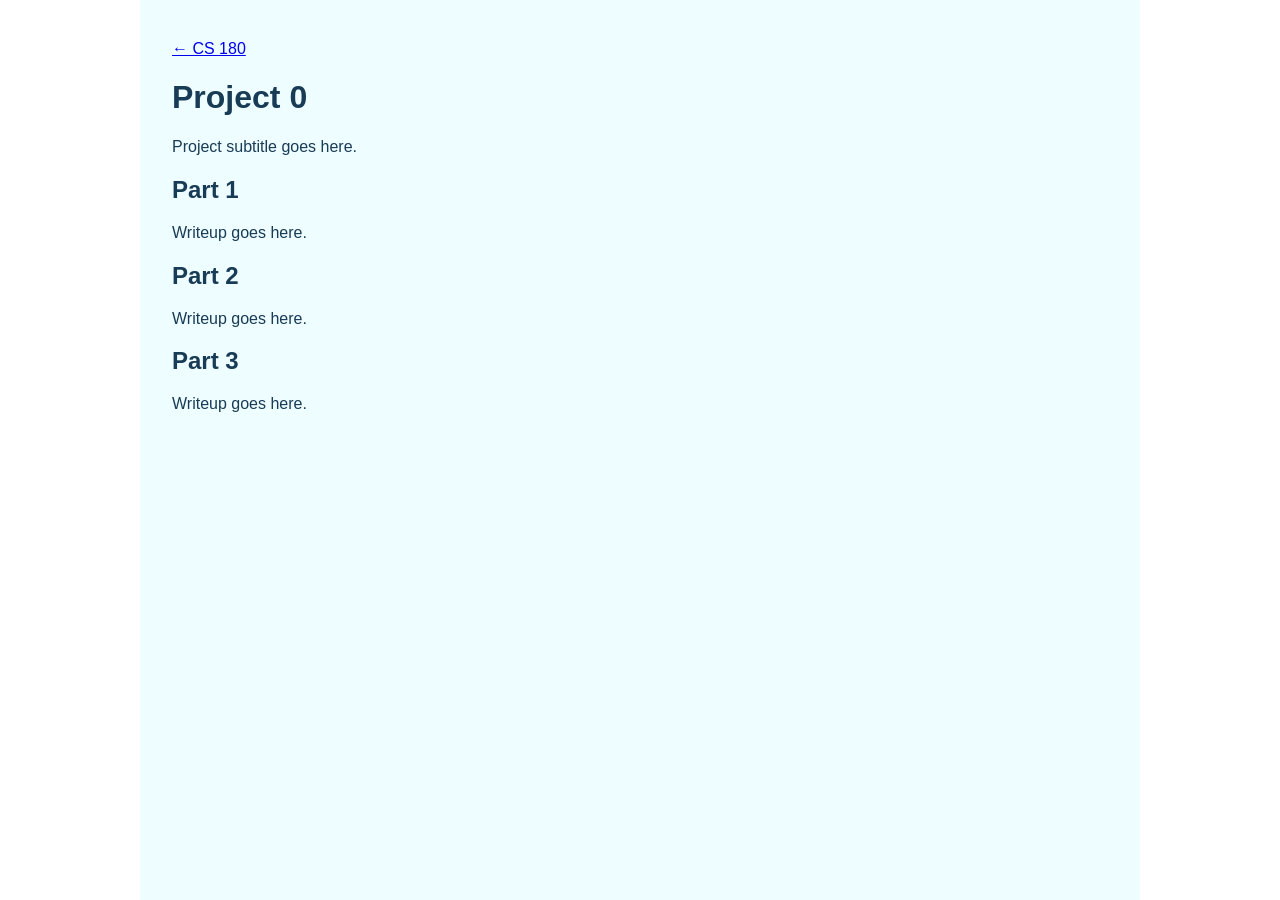
<file: 0/index.html>
<!DOCTYPE html>
<html lang="en">
<head>
  <meta charset="UTF-8">
  <meta name="viewport" content="width=device-width, initial-scale=1.0">
  <title>Project 0 - CS 180</title>
  <link rel="stylesheet" href="../style.css">
</head>

<body>
  <main class="page">

    <a class="back-link" href="../">← CS 180</a>

    <h1>Project 0</h1>
    <p class="subtitle">
      Project subtitle goes here.
    </p>

    <h2>Part 1</h2>
    <p>
      Writeup goes here.
    </p>

    <h2>Part 2</h2>
    <p>
      Writeup goes here.
    </p>

    <h2>Part 3</h2>
    <p>
      Writeup goes here.
    </p>

  </main>
</body>
</html>
</file>
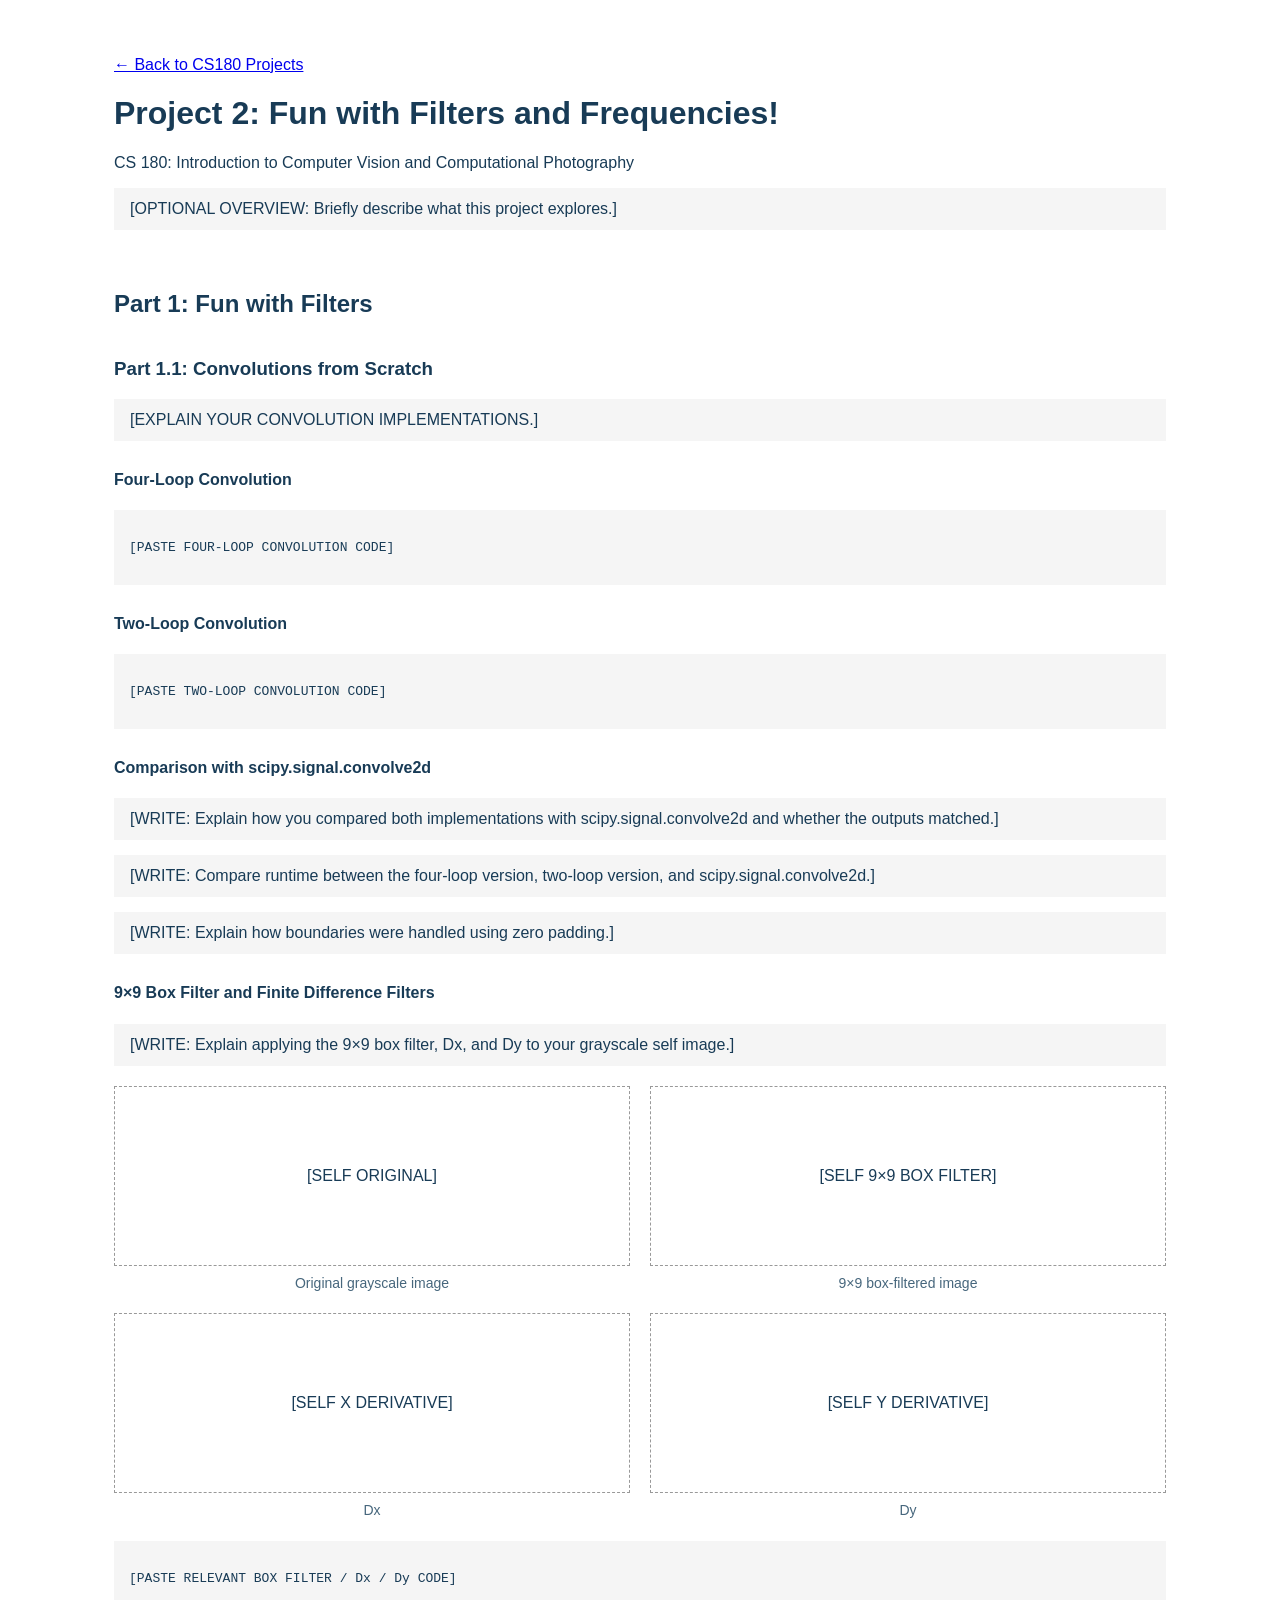
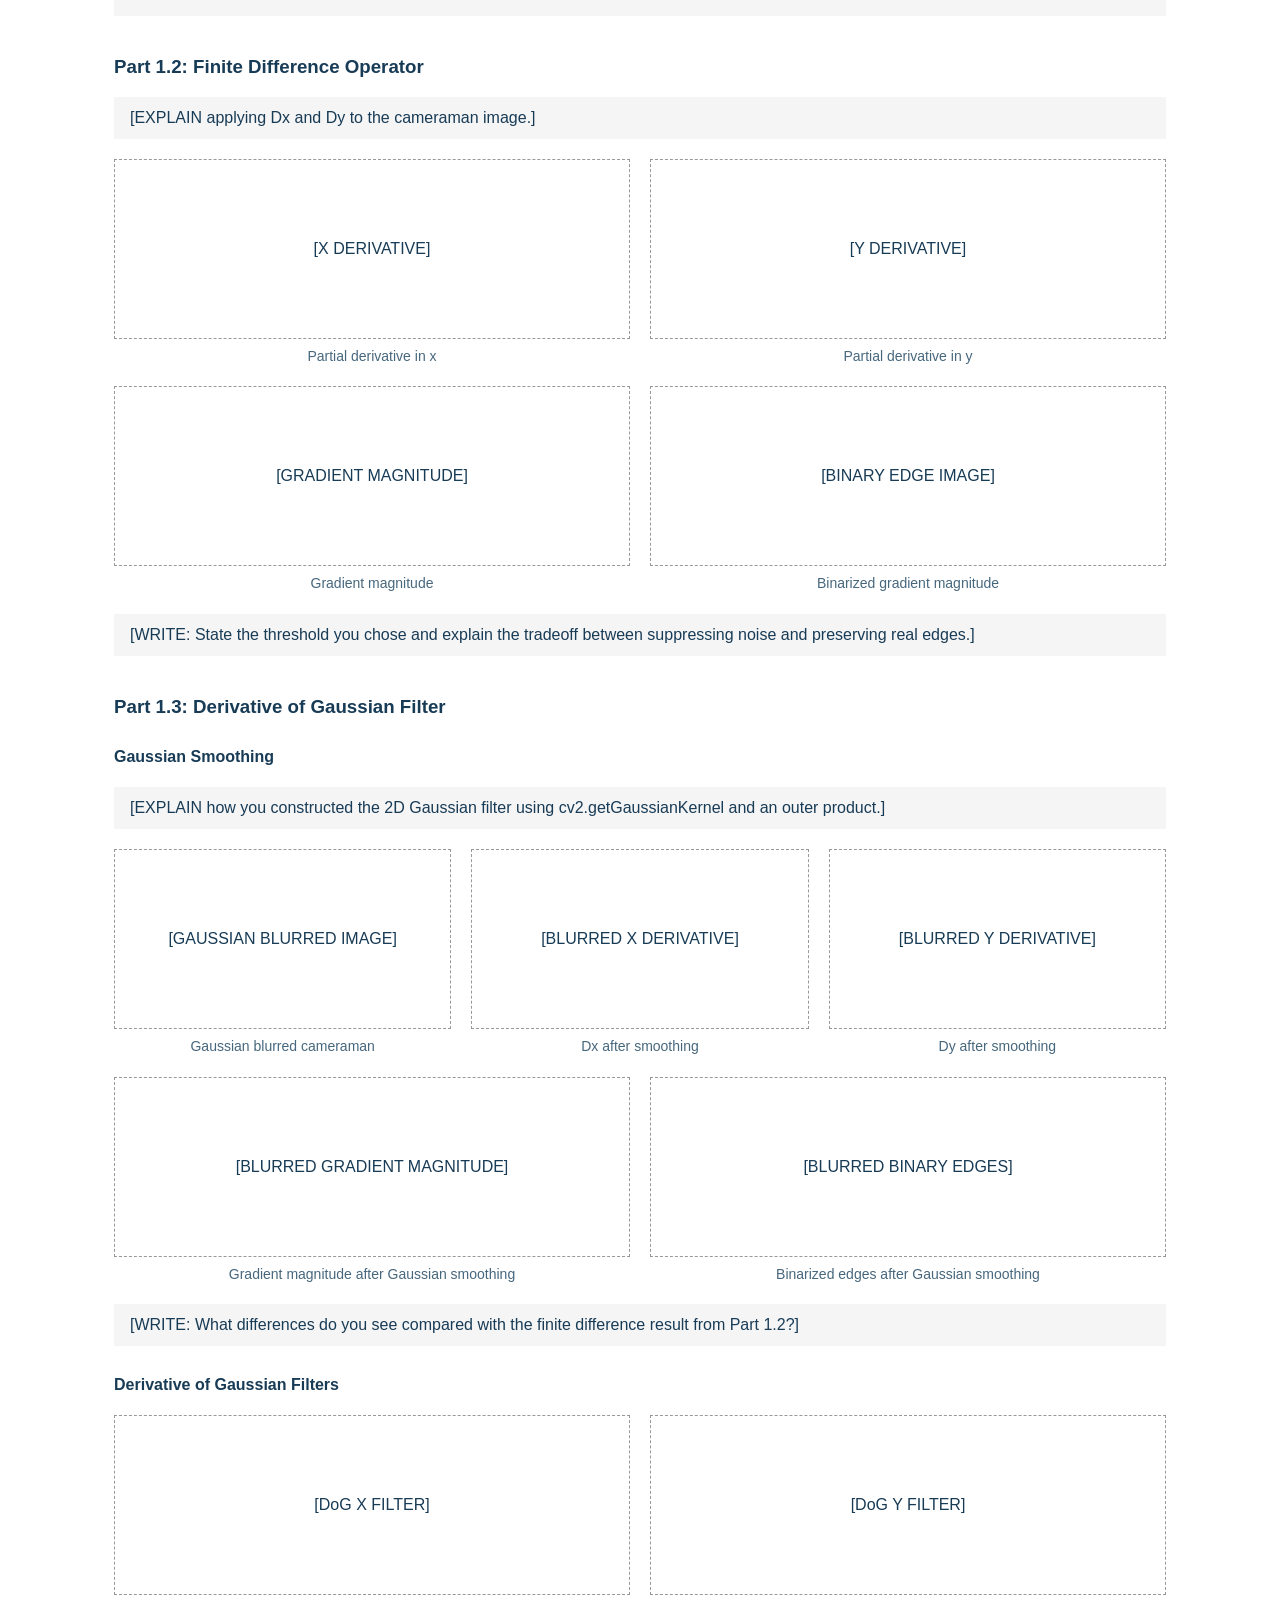
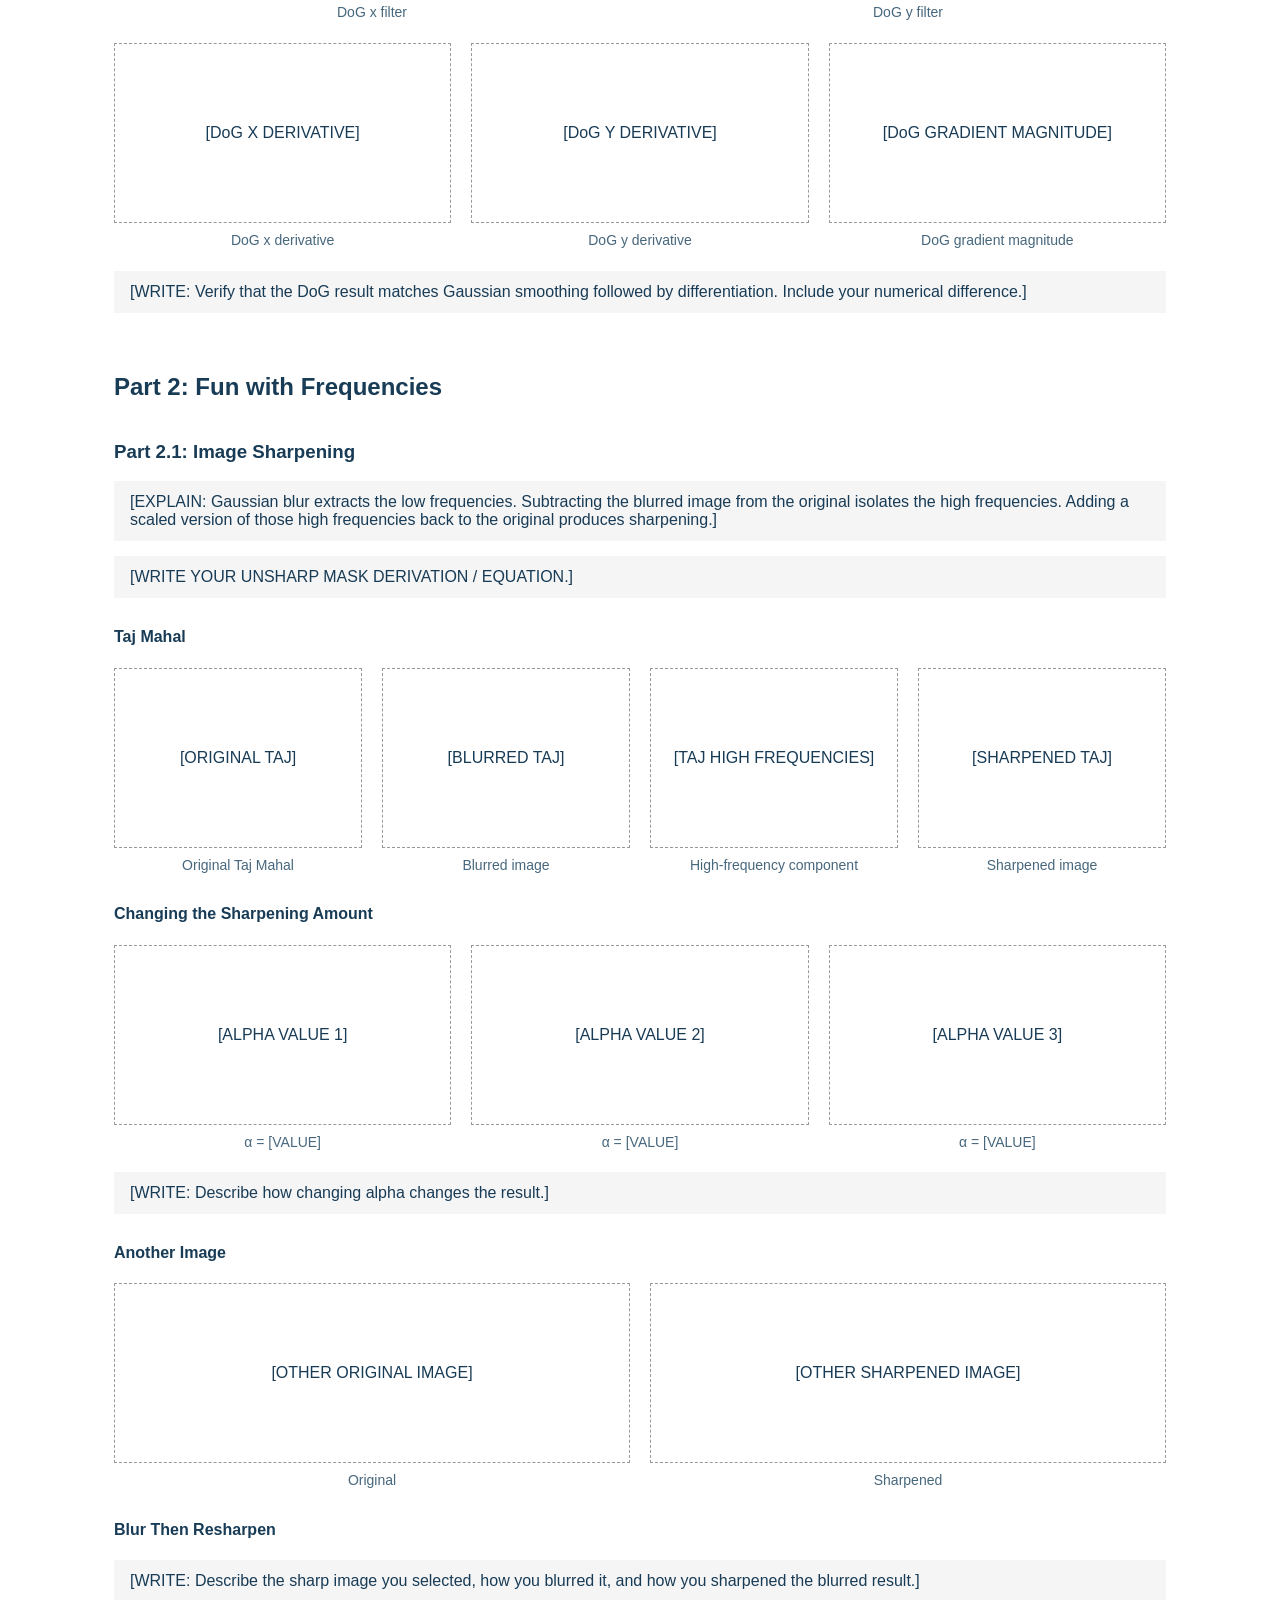
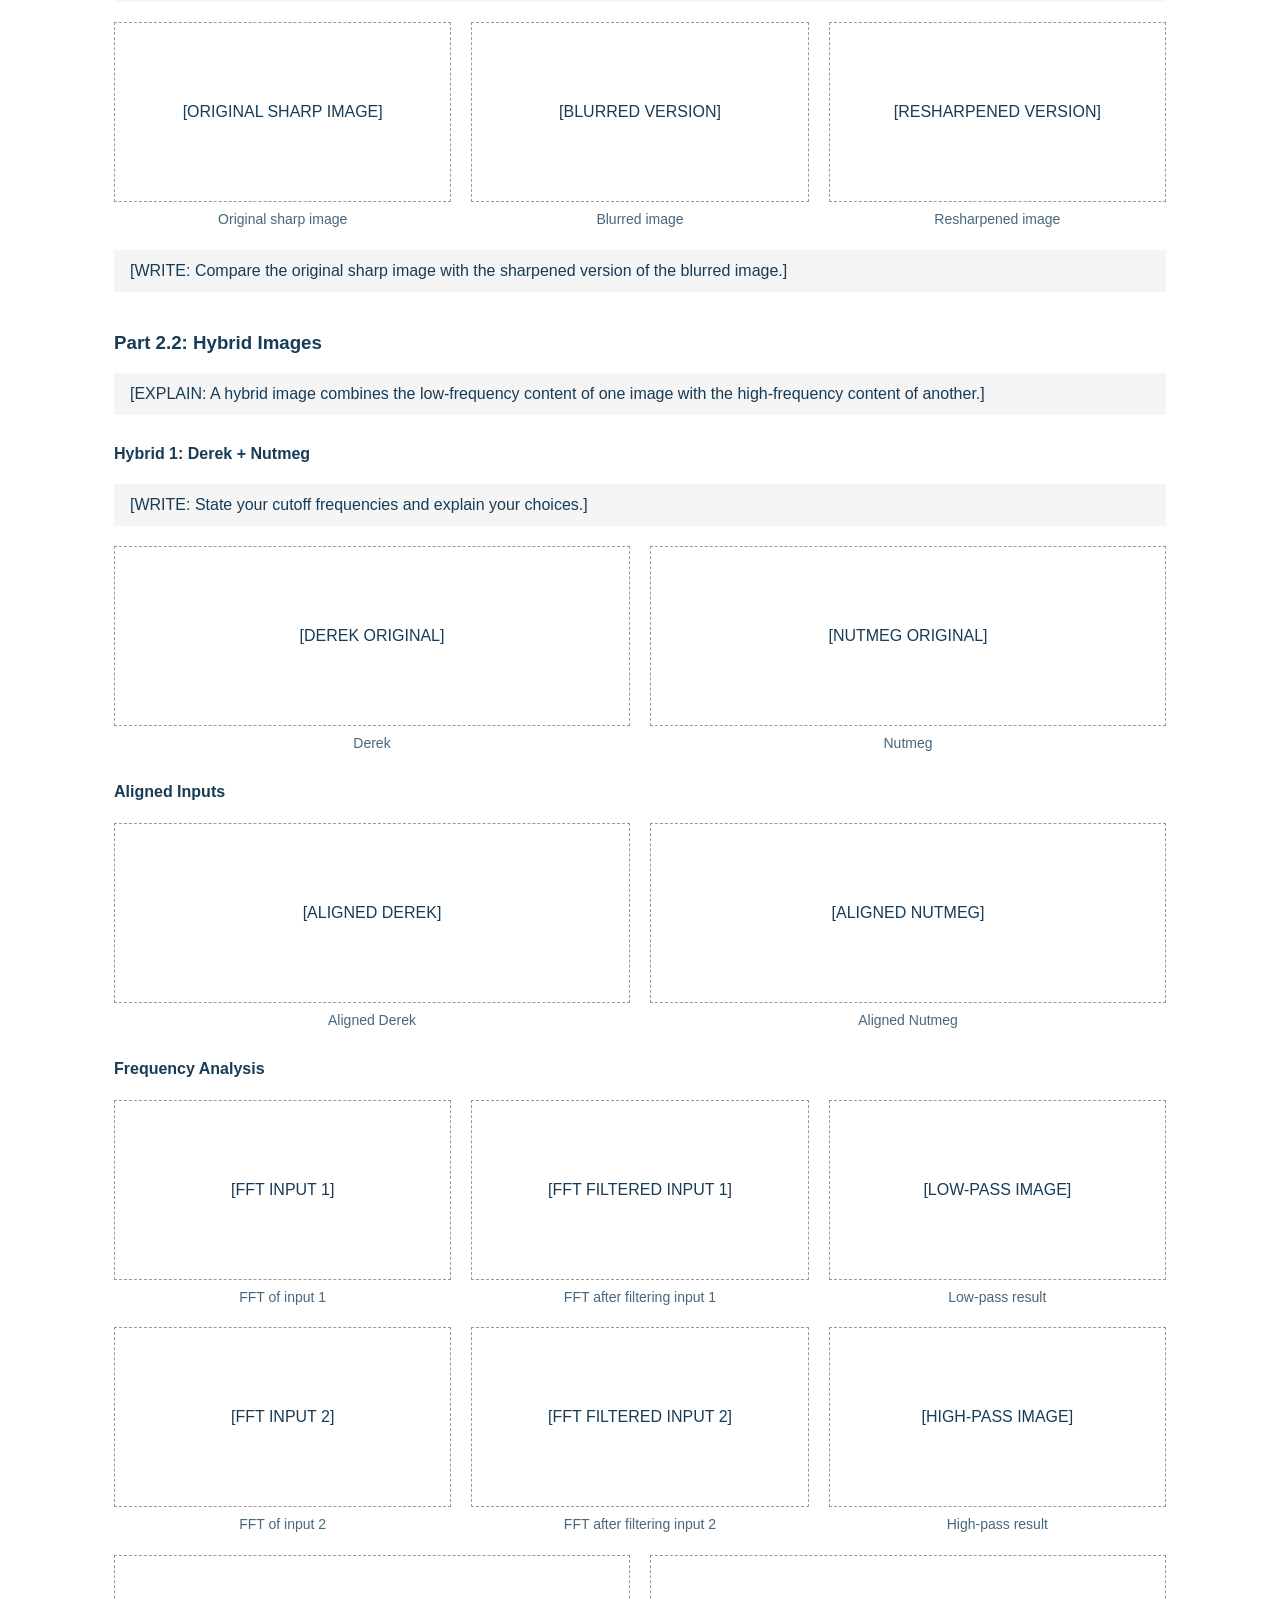
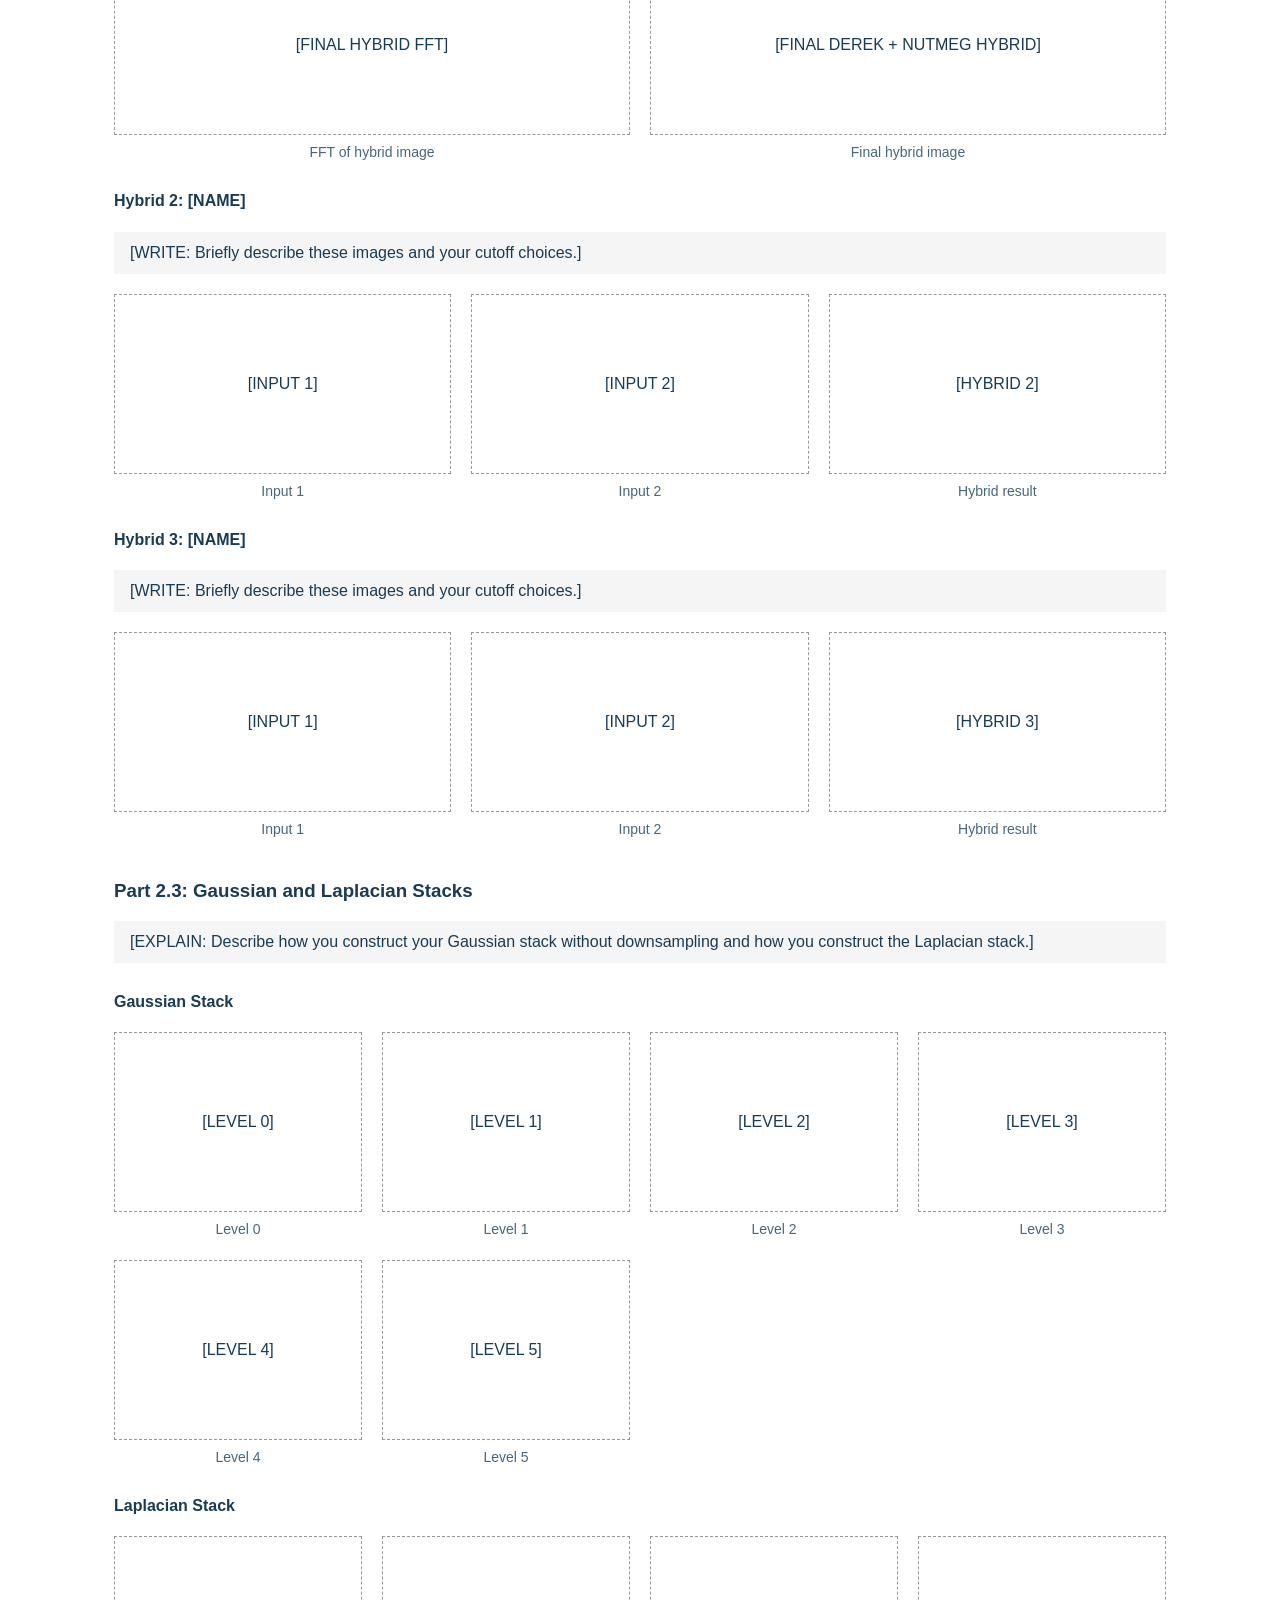
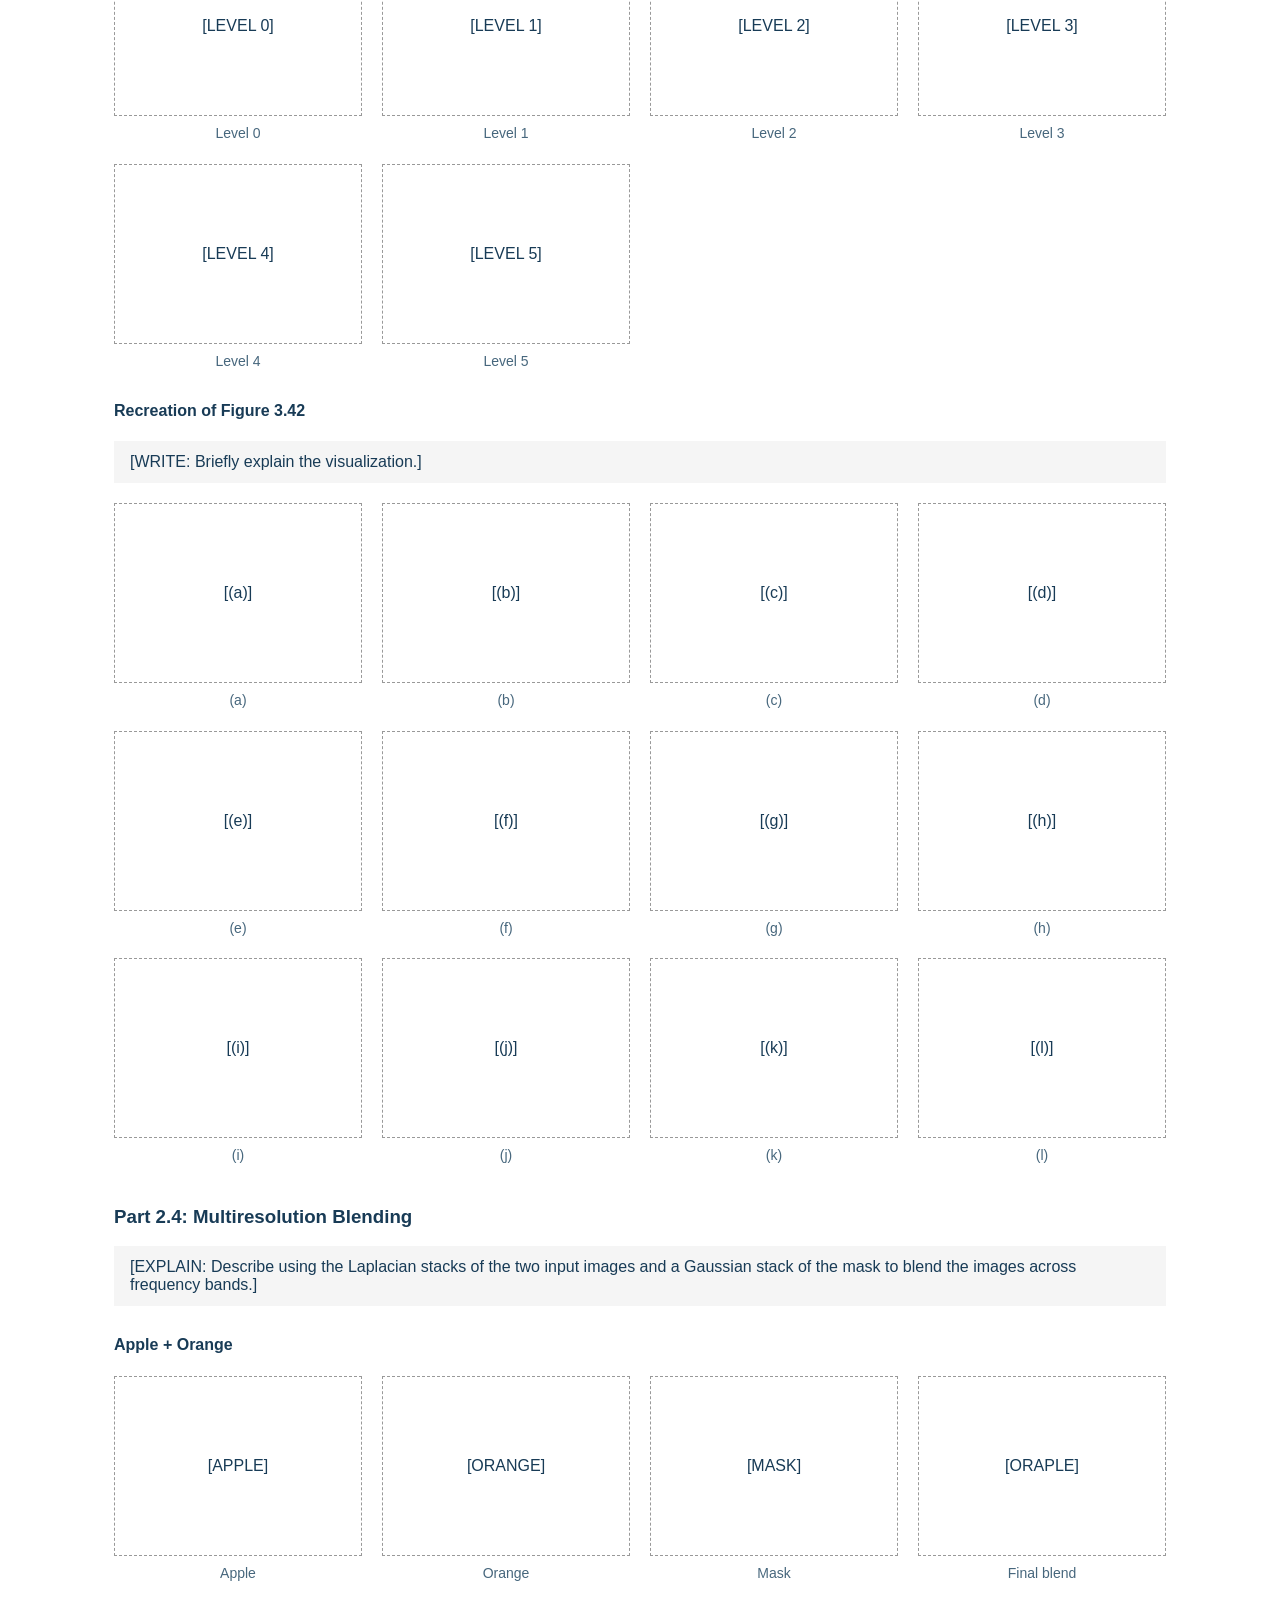
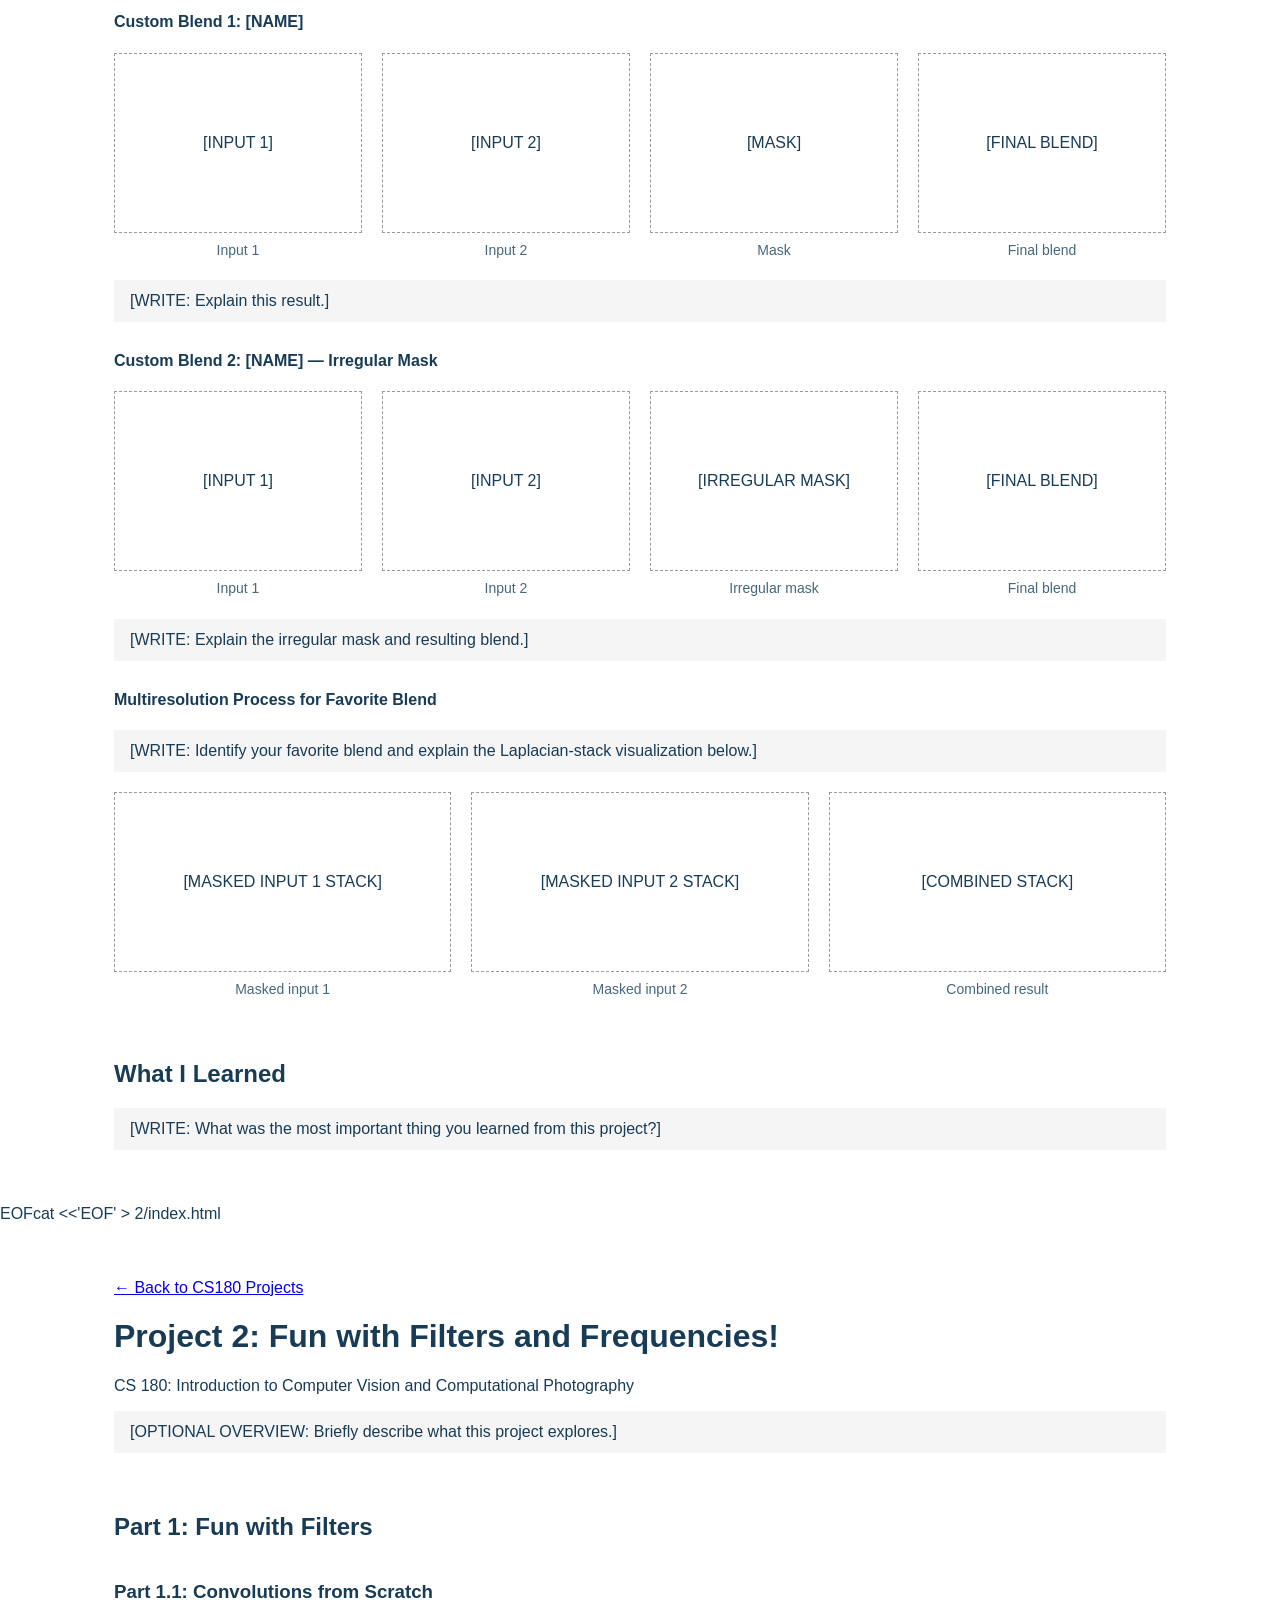
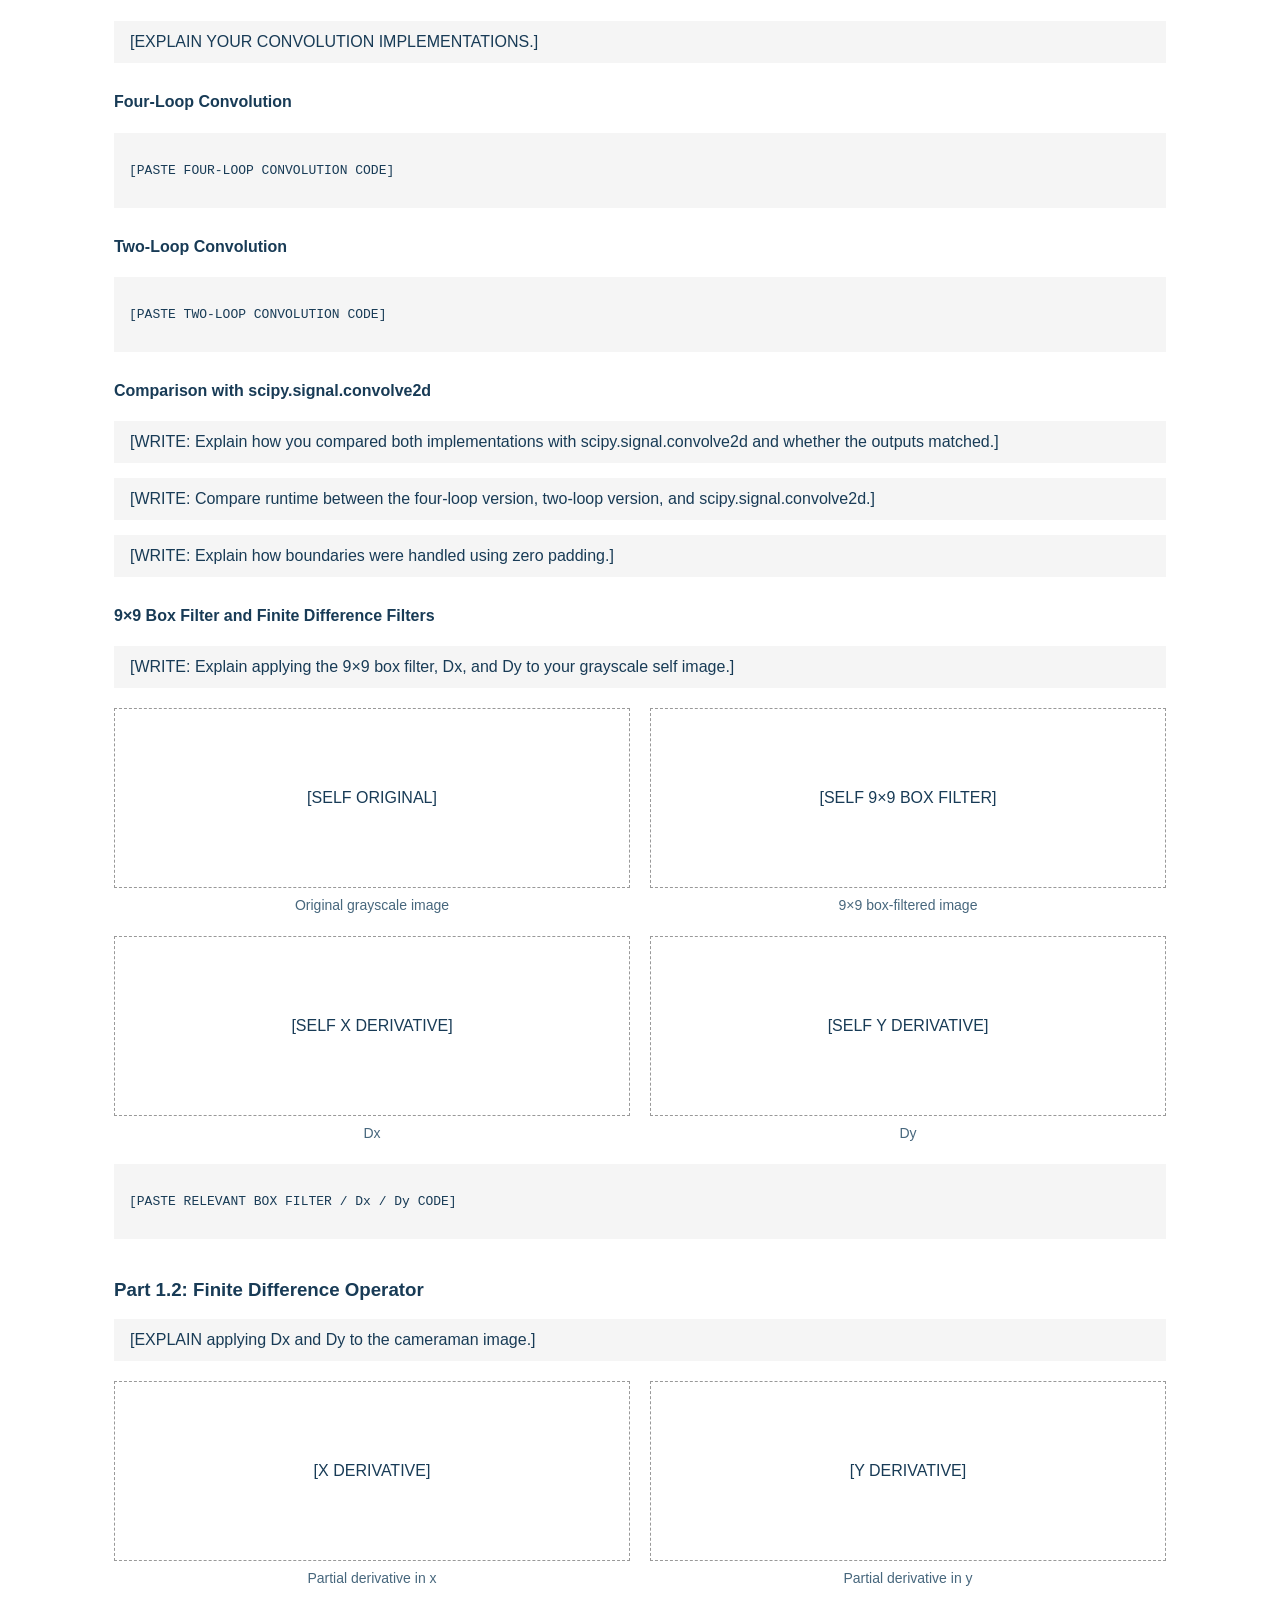
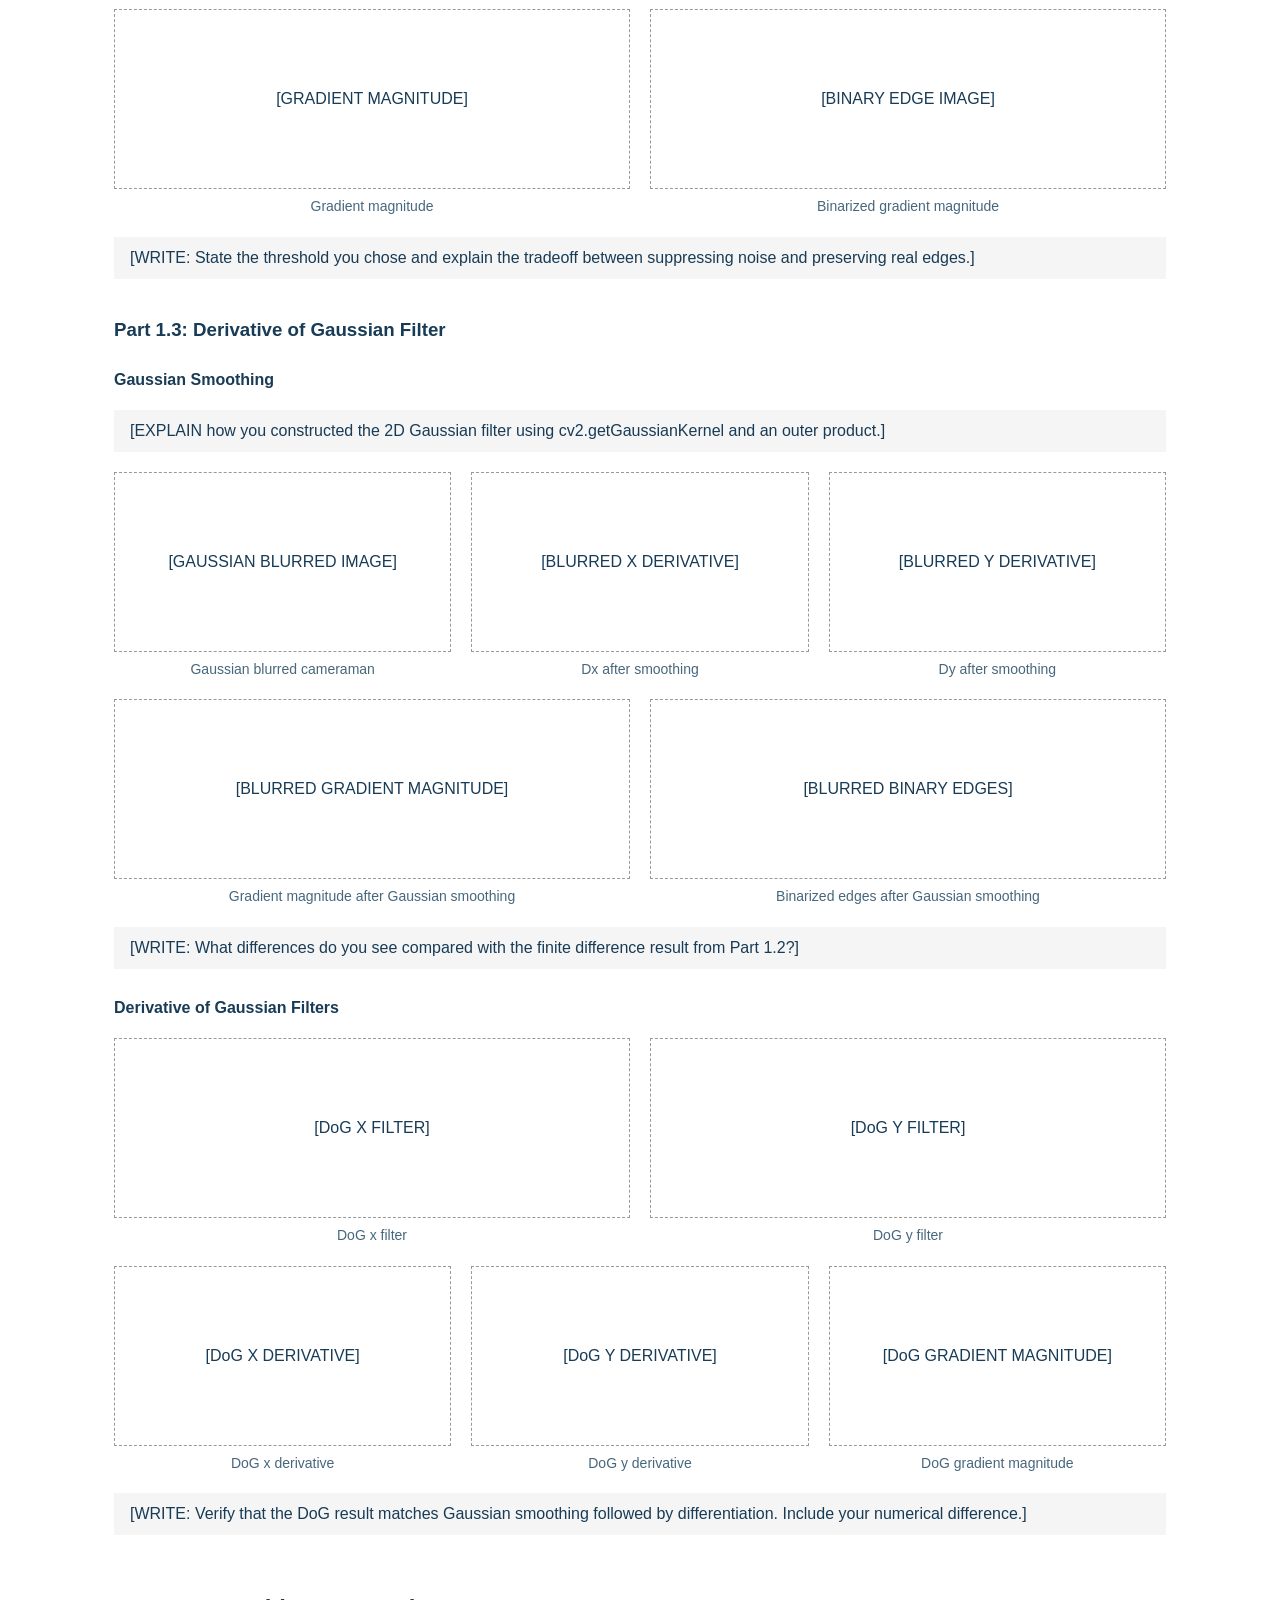
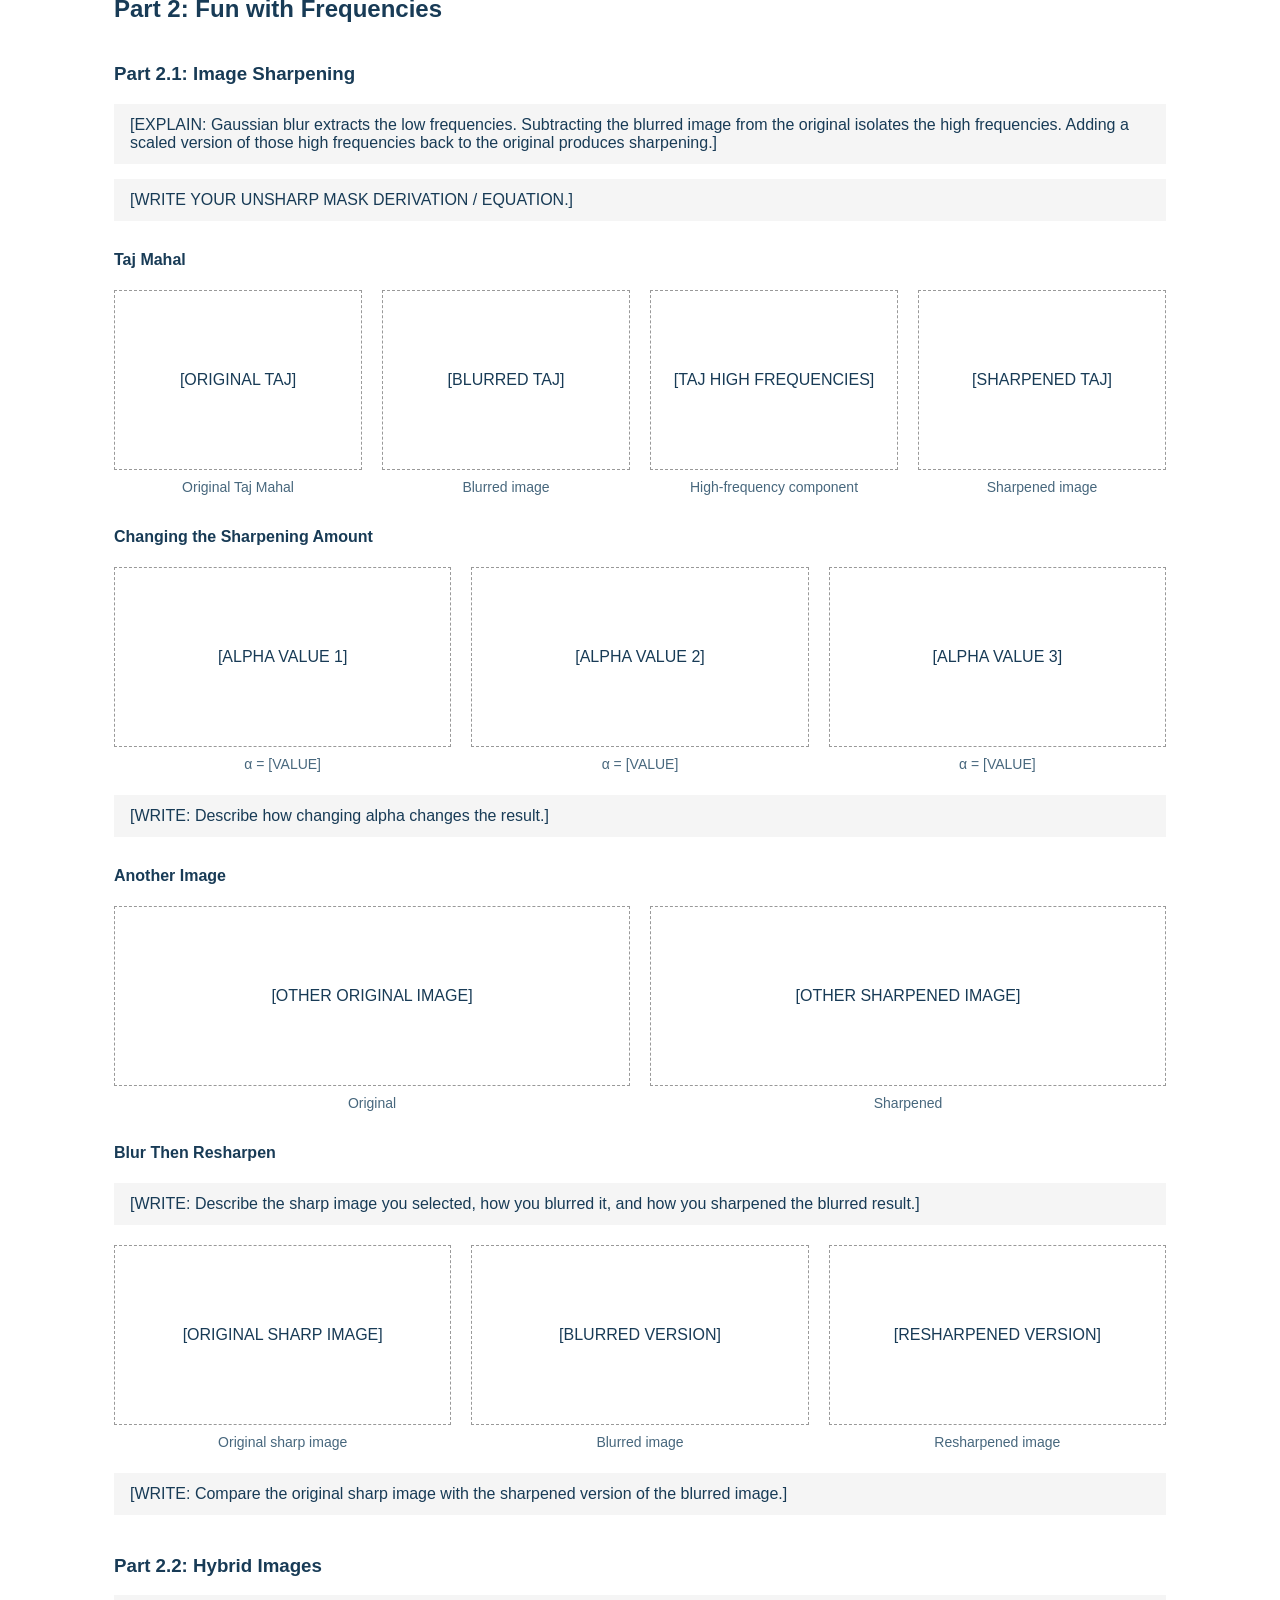
<file: 2/index.html>
<!DOCTYPE html>
<html lang="en">
<head>
    <meta charset="UTF-8">
    <meta name="viewport" content="width=device-width, initial-scale=1.0">

    <title>Project 2: Fun with Filters and Frequencies!</title>

    <link rel="stylesheet" href="../style.css">

    <style>
        .project-page {
            max-width: 1100px;
            margin: 0 auto;
            padding: 40px 24px;
        }

        .project-page h2 {
            margin-top: 60px;
        }

        .project-page h3 {
            margin-top: 40px;
        }

        .project-page h4 {
            margin-top: 30px;
        }

        .grid {
            display: grid;
            gap: 20px;
            margin: 20px 0;
        }

        .two {
            grid-template-columns: repeat(2, 1fr);
        }

        .three {
            grid-template-columns: repeat(3, 1fr);
        }

        .four {
            grid-template-columns: repeat(4, 1fr);
        }

        .image-box {
            text-align: center;
        }

        .image-box img {
            width: 100%;
            height: auto;
        }

        .placeholder {
            border: 1px dashed #999;
            min-height: 180px;
            display: flex;
            align-items: center;
            justify-content: center;
            padding: 20px;
            box-sizing: border-box;
        }

        .caption {
            margin-top: 8px;
            font-size: 14px;
        }

        .fill {
            background: #f5f5f5;
            padding: 12px 16px;
            margin: 15px 0;
        }

        pre {
            background: #f5f5f5;
            padding: 15px;
            overflow-x: auto;
        }

        @media (max-width: 800px) {
            .two,
            .three,
            .four {
                grid-template-columns: 1fr;
            }
        }
    </style>
</head>

<body>

<div class="project-page">

    <p><a href="../index.html">← Back to CS180 Projects</a></p>

    <h1>Project 2: Fun with Filters and Frequencies!</h1>
    <p>CS 180: Introduction to Computer Vision and Computational Photography</p>

    <p class="fill">
        [OPTIONAL OVERVIEW: Briefly describe what this project explores.]
    </p>


    <!-- ====================================================== -->
    <!-- PART 1 -->
    <!-- ====================================================== -->

    <h2>Part 1: Fun with Filters</h2>


    <!-- ====================================================== -->
    <!-- PART 1.1 -->
    <!-- ====================================================== -->

    <h3>Part 1.1: Convolutions from Scratch</h3>

    <p class="fill">
        [EXPLAIN YOUR CONVOLUTION IMPLEMENTATIONS.]
    </p>

    <h4>Four-Loop Convolution</h4>

    <pre><code>
[PASTE FOUR-LOOP CONVOLUTION CODE]
    </code></pre>


    <h4>Two-Loop Convolution</h4>

    <pre><code>
[PASTE TWO-LOOP CONVOLUTION CODE]
    </code></pre>


    <h4>Comparison with scipy.signal.convolve2d</h4>

    <p class="fill">
        [WRITE: Explain how you compared both implementations with
        scipy.signal.convolve2d and whether the outputs matched.]
    </p>

    <p class="fill">
        [WRITE: Compare runtime between the four-loop version,
        two-loop version, and scipy.signal.convolve2d.]
    </p>

    <p class="fill">
        [WRITE: Explain how boundaries were handled using zero padding.]
    </p>


    <h4>9×9 Box Filter and Finite Difference Filters</h4>

    <p class="fill">
        [WRITE: Explain applying the 9×9 box filter, Dx, and Dy
        to your grayscale self image.]
    </p>

    <div class="grid two">

        <div class="image-box">
            <div class="placeholder">
                [SELF ORIGINAL]
            </div>
            <div class="caption">Original grayscale image</div>
        </div>

        <div class="image-box">
            <div class="placeholder">
                [SELF 9×9 BOX FILTER]
            </div>
            <div class="caption">9×9 box-filtered image</div>
        </div>

        <div class="image-box">
            <div class="placeholder">
                [SELF X DERIVATIVE]
            </div>
            <div class="caption">Dx</div>
        </div>

        <div class="image-box">
            <div class="placeholder">
                [SELF Y DERIVATIVE]
            </div>
            <div class="caption">Dy</div>
        </div>

    </div>


    <pre><code>
[PASTE RELEVANT BOX FILTER / Dx / Dy CODE]
    </code></pre>



    <!-- ====================================================== -->
    <!-- PART 1.2 -->
    <!-- ====================================================== -->

    <h3>Part 1.2: Finite Difference Operator</h3>

    <p class="fill">
        [EXPLAIN applying Dx and Dy to the cameraman image.]
    </p>

    <div class="grid two">

        <div class="image-box">
            <div class="placeholder">
                [X DERIVATIVE]
            </div>
            <div class="caption">Partial derivative in x</div>
        </div>

        <div class="image-box">
            <div class="placeholder">
                [Y DERIVATIVE]
            </div>
            <div class="caption">Partial derivative in y</div>
        </div>

    </div>


    <div class="grid two">

        <div class="image-box">
            <div class="placeholder">
                [GRADIENT MAGNITUDE]
            </div>
            <div class="caption">Gradient magnitude</div>
        </div>

        <div class="image-box">
            <div class="placeholder">
                [BINARY EDGE IMAGE]
            </div>
            <div class="caption">Binarized gradient magnitude</div>
        </div>

    </div>

    <p class="fill">
        [WRITE: State the threshold you chose and explain the tradeoff
        between suppressing noise and preserving real edges.]
    </p>



    <!-- ====================================================== -->
    <!-- PART 1.3 -->
    <!-- ====================================================== -->

    <h3>Part 1.3: Derivative of Gaussian Filter</h3>

    <h4>Gaussian Smoothing</h4>

    <p class="fill">
        [EXPLAIN how you constructed the 2D Gaussian filter using
        cv2.getGaussianKernel and an outer product.]
    </p>

    <div class="grid three">

        <div class="image-box">
            <div class="placeholder">
                [GAUSSIAN BLURRED IMAGE]
            </div>
            <div class="caption">Gaussian blurred cameraman</div>
        </div>

        <div class="image-box">
            <div class="placeholder">
                [BLURRED X DERIVATIVE]
            </div>
            <div class="caption">Dx after smoothing</div>
        </div>

        <div class="image-box">
            <div class="placeholder">
                [BLURRED Y DERIVATIVE]
            </div>
            <div class="caption">Dy after smoothing</div>
        </div>

    </div>


    <div class="grid two">

        <div class="image-box">
            <div class="placeholder">
                [BLURRED GRADIENT MAGNITUDE]
            </div>
            <div class="caption">Gradient magnitude after Gaussian smoothing</div>
        </div>

        <div class="image-box">
            <div class="placeholder">
                [BLURRED BINARY EDGES]
            </div>
            <div class="caption">Binarized edges after Gaussian smoothing</div>
        </div>

    </div>

    <p class="fill">
        [WRITE: What differences do you see compared with the finite
        difference result from Part 1.2?]
    </p>


    <h4>Derivative of Gaussian Filters</h4>

    <div class="grid two">

        <div class="image-box">
            <div class="placeholder">
                [DoG X FILTER]
            </div>
            <div class="caption">DoG x filter</div>
        </div>

        <div class="image-box">
            <div class="placeholder">
                [DoG Y FILTER]
            </div>
            <div class="caption">DoG y filter</div>
        </div>

    </div>


    <div class="grid three">

        <div class="image-box">
            <div class="placeholder">
                [DoG X DERIVATIVE]
            </div>
            <div class="caption">DoG x derivative</div>
        </div>

        <div class="image-box">
            <div class="placeholder">
                [DoG Y DERIVATIVE]
            </div>
            <div class="caption">DoG y derivative</div>
        </div>

        <div class="image-box">
            <div class="placeholder">
                [DoG GRADIENT MAGNITUDE]
            </div>
            <div class="caption">DoG gradient magnitude</div>
        </div>

    </div>

    <p class="fill">
        [WRITE: Verify that the DoG result matches Gaussian smoothing
        followed by differentiation. Include your numerical difference.]
    </p>



    <!-- ====================================================== -->
    <!-- PART 2 -->
    <!-- ====================================================== -->

    <h2>Part 2: Fun with Frequencies</h2>



    <!-- ====================================================== -->
    <!-- PART 2.1 -->
    <!-- ====================================================== -->

    <h3>Part 2.1: Image Sharpening</h3>

    <p class="fill">
        [EXPLAIN: Gaussian blur extracts the low frequencies.
        Subtracting the blurred image from the original isolates the
        high frequencies. Adding a scaled version of those high
        frequencies back to the original produces sharpening.]
    </p>

    <p class="fill">
        [WRITE YOUR UNSHARP MASK DERIVATION / EQUATION.]
    </p>


    <h4>Taj Mahal</h4>

    <div class="grid four">

        <div class="image-box">
            <div class="placeholder">
                [ORIGINAL TAJ]
            </div>
            <div class="caption">Original Taj Mahal</div>
        </div>

        <div class="image-box">
            <div class="placeholder">
                [BLURRED TAJ]
            </div>
            <div class="caption">Blurred image</div>
        </div>

        <div class="image-box">
            <div class="placeholder">
                [TAJ HIGH FREQUENCIES]
            </div>
            <div class="caption">High-frequency component</div>
        </div>

        <div class="image-box">
            <div class="placeholder">
                [SHARPENED TAJ]
            </div>
            <div class="caption">Sharpened image</div>
        </div>

    </div>


    <h4>Changing the Sharpening Amount</h4>

    <div class="grid three">

        <div class="image-box">
            <div class="placeholder">
                [ALPHA VALUE 1]
            </div>
            <div class="caption">α = [VALUE]</div>
        </div>

        <div class="image-box">
            <div class="placeholder">
                [ALPHA VALUE 2]
            </div>
            <div class="caption">α = [VALUE]</div>
        </div>

        <div class="image-box">
            <div class="placeholder">
                [ALPHA VALUE 3]
            </div>
            <div class="caption">α = [VALUE]</div>
        </div>

    </div>

    <p class="fill">
        [WRITE: Describe how changing alpha changes the result.]
    </p>


    <h4>Another Image</h4>

    <div class="grid two">

        <div class="image-box">
            <div class="placeholder">
                [OTHER ORIGINAL IMAGE]
            </div>
            <div class="caption">Original</div>
        </div>

        <div class="image-box">
            <div class="placeholder">
                [OTHER SHARPENED IMAGE]
            </div>
            <div class="caption">Sharpened</div>
        </div>

    </div>


    <h4>Blur Then Resharpen</h4>

    <p class="fill">
        [WRITE: Describe the sharp image you selected, how you blurred
        it, and how you sharpened the blurred result.]
    </p>

    <div class="grid three">

        <div class="image-box">
            <div class="placeholder">
                [ORIGINAL SHARP IMAGE]
            </div>
            <div class="caption">Original sharp image</div>
        </div>

        <div class="image-box">
            <div class="placeholder">
                [BLURRED VERSION]
            </div>
            <div class="caption">Blurred image</div>
        </div>

        <div class="image-box">
            <div class="placeholder">
                [RESHARPENED VERSION]
            </div>
            <div class="caption">Resharpened image</div>
        </div>

    </div>

    <p class="fill">
        [WRITE: Compare the original sharp image with the sharpened
        version of the blurred image.]
    </p>



    <!-- ====================================================== -->
    <!-- PART 2.2 -->
    <!-- ====================================================== -->

    <h3>Part 2.2: Hybrid Images</h3>

    <p class="fill">
        [EXPLAIN: A hybrid image combines the low-frequency content
        of one image with the high-frequency content of another.]
    </p>


    <h4>Hybrid 1: Derek + Nutmeg</h4>

    <p class="fill">
        [WRITE: State your cutoff frequencies and explain your choices.]
    </p>

    <div class="grid two">

        <div class="image-box">
            <div class="placeholder">
                [DEREK ORIGINAL]
            </div>
            <div class="caption">Derek</div>
        </div>

        <div class="image-box">
            <div class="placeholder">
                [NUTMEG ORIGINAL]
            </div>
            <div class="caption">Nutmeg</div>
        </div>

    </div>


    <h4>Aligned Inputs</h4>

    <div class="grid two">

        <div class="image-box">
            <div class="placeholder">
                [ALIGNED DEREK]
            </div>
            <div class="caption">Aligned Derek</div>
        </div>

        <div class="image-box">
            <div class="placeholder">
                [ALIGNED NUTMEG]
            </div>
            <div class="caption">Aligned Nutmeg</div>
        </div>

    </div>


    <h4>Frequency Analysis</h4>

    <div class="grid three">

        <div class="image-box">
            <div class="placeholder">
                [FFT INPUT 1]
            </div>
            <div class="caption">FFT of input 1</div>
        </div>

        <div class="image-box">
            <div class="placeholder">
                [FFT FILTERED INPUT 1]
            </div>
            <div class="caption">FFT after filtering input 1</div>
        </div>

        <div class="image-box">
            <div class="placeholder">
                [LOW-PASS IMAGE]
            </div>
            <div class="caption">Low-pass result</div>
        </div>

        <div class="image-box">
            <div class="placeholder">
                [FFT INPUT 2]
            </div>
            <div class="caption">FFT of input 2</div>
        </div>

        <div class="image-box">
            <div class="placeholder">
                [FFT FILTERED INPUT 2]
            </div>
            <div class="caption">FFT after filtering input 2</div>
        </div>

        <div class="image-box">
            <div class="placeholder">
                [HIGH-PASS IMAGE]
            </div>
            <div class="caption">High-pass result</div>
        </div>

    </div>


    <div class="grid two">

        <div class="image-box">
            <div class="placeholder">
                [FINAL HYBRID FFT]
            </div>
            <div class="caption">FFT of hybrid image</div>
        </div>

        <div class="image-box">
            <div class="placeholder">
                [FINAL DEREK + NUTMEG HYBRID]
            </div>
            <div class="caption">Final hybrid image</div>
        </div>

    </div>


    <h4>Hybrid 2: [NAME]</h4>

    <p class="fill">
        [WRITE: Briefly describe these images and your cutoff choices.]
    </p>

    <div class="grid three">

        <div class="image-box">
            <div class="placeholder">
                [INPUT 1]
            </div>
            <div class="caption">Input 1</div>
        </div>

        <div class="image-box">
            <div class="placeholder">
                [INPUT 2]
            </div>
            <div class="caption">Input 2</div>
        </div>

        <div class="image-box">
            <div class="placeholder">
                [HYBRID 2]
            </div>
            <div class="caption">Hybrid result</div>
        </div>

    </div>


    <h4>Hybrid 3: [NAME]</h4>

    <p class="fill">
        [WRITE: Briefly describe these images and your cutoff choices.]
    </p>

    <div class="grid three">

        <div class="image-box">
            <div class="placeholder">
                [INPUT 1]
            </div>
            <div class="caption">Input 1</div>
        </div>

        <div class="image-box">
            <div class="placeholder">
                [INPUT 2]
            </div>
            <div class="caption">Input 2</div>
        </div>

        <div class="image-box">
            <div class="placeholder">
                [HYBRID 3]
            </div>
            <div class="caption">Hybrid result</div>
        </div>

    </div>



    <!-- ====================================================== -->
    <!-- PART 2.3 -->
    <!-- ====================================================== -->

    <h3>Part 2.3: Gaussian and Laplacian Stacks</h3>

    <p class="fill">
        [EXPLAIN: Describe how you construct your Gaussian stack
        without downsampling and how you construct the Laplacian stack.]
    </p>


    <h4>Gaussian Stack</h4>

    <div class="grid four">

        <div class="image-box">
            <div class="placeholder">[LEVEL 0]</div>
            <div class="caption">Level 0</div>
        </div>

        <div class="image-box">
            <div class="placeholder">[LEVEL 1]</div>
            <div class="caption">Level 1</div>
        </div>

        <div class="image-box">
            <div class="placeholder">[LEVEL 2]</div>
            <div class="caption">Level 2</div>
        </div>

        <div class="image-box">
            <div class="placeholder">[LEVEL 3]</div>
            <div class="caption">Level 3</div>
        </div>

        <div class="image-box">
            <div class="placeholder">[LEVEL 4]</div>
            <div class="caption">Level 4</div>
        </div>

        <div class="image-box">
            <div class="placeholder">[LEVEL 5]</div>
            <div class="caption">Level 5</div>
        </div>

    </div>


    <h4>Laplacian Stack</h4>

    <div class="grid four">

        <div class="image-box">
            <div class="placeholder">[LEVEL 0]</div>
            <div class="caption">Level 0</div>
        </div>

        <div class="image-box">
            <div class="placeholder">[LEVEL 1]</div>
            <div class="caption">Level 1</div>
        </div>

        <div class="image-box">
            <div class="placeholder">[LEVEL 2]</div>
            <div class="caption">Level 2</div>
        </div>

        <div class="image-box">
            <div class="placeholder">[LEVEL 3]</div>
            <div class="caption">Level 3</div>
        </div>

        <div class="image-box">
            <div class="placeholder">[LEVEL 4]</div>
            <div class="caption">Level 4</div>
        </div>

        <div class="image-box">
            <div class="placeholder">[LEVEL 5]</div>
            <div class="caption">Level 5</div>
        </div>

    </div>


    <h4>Recreation of Figure 3.42</h4>

    <p class="fill">
        [WRITE: Briefly explain the visualization.]
    </p>

    <div class="grid four">

        <div class="image-box">
            <div class="placeholder">[(a)]</div>
            <div class="caption">(a)</div>
        </div>

        <div class="image-box">
            <div class="placeholder">[(b)]</div>
            <div class="caption">(b)</div>
        </div>

        <div class="image-box">
            <div class="placeholder">[(c)]</div>
            <div class="caption">(c)</div>
        </div>

        <div class="image-box">
            <div class="placeholder">[(d)]</div>
            <div class="caption">(d)</div>
        </div>

        <div class="image-box">
            <div class="placeholder">[(e)]</div>
            <div class="caption">(e)</div>
        </div>

        <div class="image-box">
            <div class="placeholder">[(f)]</div>
            <div class="caption">(f)</div>
        </div>

        <div class="image-box">
            <div class="placeholder">[(g)]</div>
            <div class="caption">(g)</div>
        </div>

        <div class="image-box">
            <div class="placeholder">[(h)]</div>
            <div class="caption">(h)</div>
        </div>

        <div class="image-box">
            <div class="placeholder">[(i)]</div>
            <div class="caption">(i)</div>
        </div>

        <div class="image-box">
            <div class="placeholder">[(j)]</div>
            <div class="caption">(j)</div>
        </div>

        <div class="image-box">
            <div class="placeholder">[(k)]</div>
            <div class="caption">(k)</div>
        </div>

        <div class="image-box">
            <div class="placeholder">[(l)]</div>
            <div class="caption">(l)</div>
        </div>

    </div>



    <!-- ====================================================== -->
    <!-- PART 2.4 -->
    <!-- ====================================================== -->

    <h3>Part 2.4: Multiresolution Blending</h3>

    <p class="fill">
        [EXPLAIN: Describe using the Laplacian stacks of the two
        input images and a Gaussian stack of the mask to blend
        the images across frequency bands.]
    </p>


    <h4>Apple + Orange</h4>

    <div class="grid four">

        <div class="image-box">
            <div class="placeholder">
                [APPLE]
            </div>
            <div class="caption">Apple</div>
        </div>

        <div class="image-box">
            <div class="placeholder">
                [ORANGE]
            </div>
            <div class="caption">Orange</div>
        </div>

        <div class="image-box">
            <div class="placeholder">
                [MASK]
            </div>
            <div class="caption">Mask</div>
        </div>

        <div class="image-box">
            <div class="placeholder">
                [ORAPLE]
            </div>
            <div class="caption">Final blend</div>
        </div>

    </div>


    <h4>Custom Blend 1: [NAME]</h4>

    <div class="grid four">

        <div class="image-box">
            <div class="placeholder">
                [INPUT 1]
            </div>
            <div class="caption">Input 1</div>
        </div>

        <div class="image-box">
            <div class="placeholder">
                [INPUT 2]
            </div>
            <div class="caption">Input 2</div>
        </div>

        <div class="image-box">
            <div class="placeholder">
                [MASK]
            </div>
            <div class="caption">Mask</div>
        </div>

        <div class="image-box">
            <div class="placeholder">
                [FINAL BLEND]
            </div>
            <div class="caption">Final blend</div>
        </div>

    </div>

    <p class="fill">
        [WRITE: Explain this result.]
    </p>


    <h4>Custom Blend 2: [NAME] — Irregular Mask</h4>

    <div class="grid four">

        <div class="image-box">
            <div class="placeholder">
                [INPUT 1]
            </div>
            <div class="caption">Input 1</div>
        </div>

        <div class="image-box">
            <div class="placeholder">
                [INPUT 2]
            </div>
            <div class="caption">Input 2</div>
        </div>

        <div class="image-box">
            <div class="placeholder">
                [IRREGULAR MASK]
            </div>
            <div class="caption">Irregular mask</div>
        </div>

        <div class="image-box">
            <div class="placeholder">
                [FINAL BLEND]
            </div>
            <div class="caption">Final blend</div>
        </div>

    </div>

    <p class="fill">
        [WRITE: Explain the irregular mask and resulting blend.]
    </p>


    <h4>Multiresolution Process for Favorite Blend</h4>

    <p class="fill">
        [WRITE: Identify your favorite blend and explain the
        Laplacian-stack visualization below.]
    </p>

    <div class="grid three">

        <div class="image-box">
            <div class="placeholder">
                [MASKED INPUT 1 STACK]
            </div>
            <div class="caption">Masked input 1</div>
        </div>

        <div class="image-box">
            <div class="placeholder">
                [MASKED INPUT 2 STACK]
            </div>
            <div class="caption">Masked input 2</div>
        </div>

        <div class="image-box">
            <div class="placeholder">
                [COMBINED STACK]
            </div>
            <div class="caption">Combined result</div>
        </div>

    </div>



    <!-- ====================================================== -->
    <!-- CONCLUSION -->
    <!-- ====================================================== -->

    <h2>What I Learned</h2>

    <p class="fill">
        [WRITE: What was the most important thing you learned from this project?]
    </p>


</div>

</body>
</html>
EOFcat <<'EOF' > 2/index.html
<!DOCTYPE html>
<html lang="en">
<head>
    <meta charset="UTF-8">
    <meta name="viewport" content="width=device-width, initial-scale=1.0">

    <title>Project 2: Fun with Filters and Frequencies!</title>

    <link rel="stylesheet" href="../style.css">

    <style>
        .project-page {
            max-width: 1100px;
            margin: 0 auto;
            padding: 40px 24px;
        }

        .project-page h2 {
            margin-top: 60px;
        }

        .project-page h3 {
            margin-top: 40px;
        }

        .project-page h4 {
            margin-top: 30px;
        }

        .grid {
            display: grid;
            gap: 20px;
            margin: 20px 0;
        }

        .two {
            grid-template-columns: repeat(2, 1fr);
        }

        .three {
            grid-template-columns: repeat(3, 1fr);
        }

        .four {
            grid-template-columns: repeat(4, 1fr);
        }

        .image-box {
            text-align: center;
        }

        .image-box img {
            width: 100%;
            height: auto;
        }

        .placeholder {
            border: 1px dashed #999;
            min-height: 180px;
            display: flex;
            align-items: center;
            justify-content: center;
            padding: 20px;
            box-sizing: border-box;
        }

        .caption {
            margin-top: 8px;
            font-size: 14px;
        }

        .fill {
            background: #f5f5f5;
            padding: 12px 16px;
            margin: 15px 0;
        }

        pre {
            background: #f5f5f5;
            padding: 15px;
            overflow-x: auto;
        }

        @media (max-width: 800px) {
            .two,
            .three,
            .four {
                grid-template-columns: 1fr;
            }
        }
    </style>
</head>

<body>

<div class="project-page">

    <p><a href="../index.html">← Back to CS180 Projects</a></p>

    <h1>Project 2: Fun with Filters and Frequencies!</h1>
    <p>CS 180: Introduction to Computer Vision and Computational Photography</p>

    <p class="fill">
        [OPTIONAL OVERVIEW: Briefly describe what this project explores.]
    </p>


    <!-- ====================================================== -->
    <!-- PART 1 -->
    <!-- ====================================================== -->

    <h2>Part 1: Fun with Filters</h2>


    <!-- ====================================================== -->
    <!-- PART 1.1 -->
    <!-- ====================================================== -->

    <h3>Part 1.1: Convolutions from Scratch</h3>

    <p class="fill">
        [EXPLAIN YOUR CONVOLUTION IMPLEMENTATIONS.]
    </p>

    <h4>Four-Loop Convolution</h4>

    <pre><code>
[PASTE FOUR-LOOP CONVOLUTION CODE]
    </code></pre>


    <h4>Two-Loop Convolution</h4>

    <pre><code>
[PASTE TWO-LOOP CONVOLUTION CODE]
    </code></pre>


    <h4>Comparison with scipy.signal.convolve2d</h4>

    <p class="fill">
        [WRITE: Explain how you compared both implementations with
        scipy.signal.convolve2d and whether the outputs matched.]
    </p>

    <p class="fill">
        [WRITE: Compare runtime between the four-loop version,
        two-loop version, and scipy.signal.convolve2d.]
    </p>

    <p class="fill">
        [WRITE: Explain how boundaries were handled using zero padding.]
    </p>


    <h4>9×9 Box Filter and Finite Difference Filters</h4>

    <p class="fill">
        [WRITE: Explain applying the 9×9 box filter, Dx, and Dy
        to your grayscale self image.]
    </p>

    <div class="grid two">

        <div class="image-box">
            <div class="placeholder">
                [SELF ORIGINAL]
            </div>
            <div class="caption">Original grayscale image</div>
        </div>

        <div class="image-box">
            <div class="placeholder">
                [SELF 9×9 BOX FILTER]
            </div>
            <div class="caption">9×9 box-filtered image</div>
        </div>

        <div class="image-box">
            <div class="placeholder">
                [SELF X DERIVATIVE]
            </div>
            <div class="caption">Dx</div>
        </div>

        <div class="image-box">
            <div class="placeholder">
                [SELF Y DERIVATIVE]
            </div>
            <div class="caption">Dy</div>
        </div>

    </div>


    <pre><code>
[PASTE RELEVANT BOX FILTER / Dx / Dy CODE]
    </code></pre>



    <!-- ====================================================== -->
    <!-- PART 1.2 -->
    <!-- ====================================================== -->

    <h3>Part 1.2: Finite Difference Operator</h3>

    <p class="fill">
        [EXPLAIN applying Dx and Dy to the cameraman image.]
    </p>

    <div class="grid two">

        <div class="image-box">
            <div class="placeholder">
                [X DERIVATIVE]
            </div>
            <div class="caption">Partial derivative in x</div>
        </div>

        <div class="image-box">
            <div class="placeholder">
                [Y DERIVATIVE]
            </div>
            <div class="caption">Partial derivative in y</div>
        </div>

    </div>


    <div class="grid two">

        <div class="image-box">
            <div class="placeholder">
                [GRADIENT MAGNITUDE]
            </div>
            <div class="caption">Gradient magnitude</div>
        </div>

        <div class="image-box">
            <div class="placeholder">
                [BINARY EDGE IMAGE]
            </div>
            <div class="caption">Binarized gradient magnitude</div>
        </div>

    </div>

    <p class="fill">
        [WRITE: State the threshold you chose and explain the tradeoff
        between suppressing noise and preserving real edges.]
    </p>



    <!-- ====================================================== -->
    <!-- PART 1.3 -->
    <!-- ====================================================== -->

    <h3>Part 1.3: Derivative of Gaussian Filter</h3>

    <h4>Gaussian Smoothing</h4>

    <p class="fill">
        [EXPLAIN how you constructed the 2D Gaussian filter using
        cv2.getGaussianKernel and an outer product.]
    </p>

    <div class="grid three">

        <div class="image-box">
            <div class="placeholder">
                [GAUSSIAN BLURRED IMAGE]
            </div>
            <div class="caption">Gaussian blurred cameraman</div>
        </div>

        <div class="image-box">
            <div class="placeholder">
                [BLURRED X DERIVATIVE]
            </div>
            <div class="caption">Dx after smoothing</div>
        </div>

        <div class="image-box">
            <div class="placeholder">
                [BLURRED Y DERIVATIVE]
            </div>
            <div class="caption">Dy after smoothing</div>
        </div>

    </div>


    <div class="grid two">

        <div class="image-box">
            <div class="placeholder">
                [BLURRED GRADIENT MAGNITUDE]
            </div>
            <div class="caption">Gradient magnitude after Gaussian smoothing</div>
        </div>

        <div class="image-box">
            <div class="placeholder">
                [BLURRED BINARY EDGES]
            </div>
            <div class="caption">Binarized edges after Gaussian smoothing</div>
        </div>

    </div>

    <p class="fill">
        [WRITE: What differences do you see compared with the finite
        difference result from Part 1.2?]
    </p>


    <h4>Derivative of Gaussian Filters</h4>

    <div class="grid two">

        <div class="image-box">
            <div class="placeholder">
                [DoG X FILTER]
            </div>
            <div class="caption">DoG x filter</div>
        </div>

        <div class="image-box">
            <div class="placeholder">
                [DoG Y FILTER]
            </div>
            <div class="caption">DoG y filter</div>
        </div>

    </div>


    <div class="grid three">

        <div class="image-box">
            <div class="placeholder">
                [DoG X DERIVATIVE]
            </div>
            <div class="caption">DoG x derivative</div>
        </div>

        <div class="image-box">
            <div class="placeholder">
                [DoG Y DERIVATIVE]
            </div>
            <div class="caption">DoG y derivative</div>
        </div>

        <div class="image-box">
            <div class="placeholder">
                [DoG GRADIENT MAGNITUDE]
            </div>
            <div class="caption">DoG gradient magnitude</div>
        </div>

    </div>

    <p class="fill">
        [WRITE: Verify that the DoG result matches Gaussian smoothing
        followed by differentiation. Include your numerical difference.]
    </p>



    <!-- ====================================================== -->
    <!-- PART 2 -->
    <!-- ====================================================== -->

    <h2>Part 2: Fun with Frequencies</h2>



    <!-- ====================================================== -->
    <!-- PART 2.1 -->
    <!-- ====================================================== -->

    <h3>Part 2.1: Image Sharpening</h3>

    <p class="fill">
        [EXPLAIN: Gaussian blur extracts the low frequencies.
        Subtracting the blurred image from the original isolates the
        high frequencies. Adding a scaled version of those high
        frequencies back to the original produces sharpening.]
    </p>

    <p class="fill">
        [WRITE YOUR UNSHARP MASK DERIVATION / EQUATION.]
    </p>


    <h4>Taj Mahal</h4>

    <div class="grid four">

        <div class="image-box">
            <div class="placeholder">
                [ORIGINAL TAJ]
            </div>
            <div class="caption">Original Taj Mahal</div>
        </div>

        <div class="image-box">
            <div class="placeholder">
                [BLURRED TAJ]
            </div>
            <div class="caption">Blurred image</div>
        </div>

        <div class="image-box">
            <div class="placeholder">
                [TAJ HIGH FREQUENCIES]
            </div>
            <div class="caption">High-frequency component</div>
        </div>

        <div class="image-box">
            <div class="placeholder">
                [SHARPENED TAJ]
            </div>
            <div class="caption">Sharpened image</div>
        </div>

    </div>


    <h4>Changing the Sharpening Amount</h4>

    <div class="grid three">

        <div class="image-box">
            <div class="placeholder">
                [ALPHA VALUE 1]
            </div>
            <div class="caption">α = [VALUE]</div>
        </div>

        <div class="image-box">
            <div class="placeholder">
                [ALPHA VALUE 2]
            </div>
            <div class="caption">α = [VALUE]</div>
        </div>

        <div class="image-box">
            <div class="placeholder">
                [ALPHA VALUE 3]
            </div>
            <div class="caption">α = [VALUE]</div>
        </div>

    </div>

    <p class="fill">
        [WRITE: Describe how changing alpha changes the result.]
    </p>


    <h4>Another Image</h4>

    <div class="grid two">

        <div class="image-box">
            <div class="placeholder">
                [OTHER ORIGINAL IMAGE]
            </div>
            <div class="caption">Original</div>
        </div>

        <div class="image-box">
            <div class="placeholder">
                [OTHER SHARPENED IMAGE]
            </div>
            <div class="caption">Sharpened</div>
        </div>

    </div>


    <h4>Blur Then Resharpen</h4>

    <p class="fill">
        [WRITE: Describe the sharp image you selected, how you blurred
        it, and how you sharpened the blurred result.]
    </p>

    <div class="grid three">

        <div class="image-box">
            <div class="placeholder">
                [ORIGINAL SHARP IMAGE]
            </div>
            <div class="caption">Original sharp image</div>
        </div>

        <div class="image-box">
            <div class="placeholder">
                [BLURRED VERSION]
            </div>
            <div class="caption">Blurred image</div>
        </div>

        <div class="image-box">
            <div class="placeholder">
                [RESHARPENED VERSION]
            </div>
            <div class="caption">Resharpened image</div>
        </div>

    </div>

    <p class="fill">
        [WRITE: Compare the original sharp image with the sharpened
        version of the blurred image.]
    </p>



    <!-- ====================================================== -->
    <!-- PART 2.2 -->
    <!-- ====================================================== -->

    <h3>Part 2.2: Hybrid Images</h3>

    <p class="fill">
        [EXPLAIN: A hybrid image combines the low-frequency content
        of one image with the high-frequency content of another.]
    </p>


    <h4>Hybrid 1: Derek + Nutmeg</h4>

    <p class="fill">
        [WRITE: State your cutoff frequencies and explain your choices.]
    </p>

    <div class="grid two">

        <div class="image-box">
            <div class="placeholder">
                [DEREK ORIGINAL]
            </div>
            <div class="caption">Derek</div>
        </div>

        <div class="image-box">
            <div class="placeholder">
                [NUTMEG ORIGINAL]
            </div>
            <div class="caption">Nutmeg</div>
        </div>

    </div>


    <h4>Aligned Inputs</h4>

    <div class="grid two">

        <div class="image-box">
            <div class="placeholder">
                [ALIGNED DEREK]
            </div>
            <div class="caption">Aligned Derek</div>
        </div>

        <div class="image-box">
            <div class="placeholder">
                [ALIGNED NUTMEG]
            </div>
            <div class="caption">Aligned Nutmeg</div>
        </div>

    </div>


    <h4>Frequency Analysis</h4>

    <div class="grid three">

        <div class="image-box">
            <div class="placeholder">
                [FFT INPUT 1]
            </div>
            <div class="caption">FFT of input 1</div>
        </div>

        <div class="image-box">
            <div class="placeholder">
                [FFT FILTERED INPUT 1]
            </div>
            <div class="caption">FFT after filtering input 1</div>
        </div>

        <div class="image-box">
            <div class="placeholder">
                [LOW-PASS IMAGE]
            </div>
            <div class="caption">Low-pass result</div>
        </div>

        <div class="image-box">
            <div class="placeholder">
                [FFT INPUT 2]
            </div>
            <div class="caption">FFT of input 2</div>
        </div>

        <div class="image-box">
            <div class="placeholder">
                [FFT FILTERED INPUT 2]
            </div>
            <div class="caption">FFT after filtering input 2</div>
        </div>

        <div class="image-box">
            <div class="placeholder">
                [HIGH-PASS IMAGE]
            </div>
            <div class="caption">High-pass result</div>
        </div>

    </div>


    <div class="grid two">

        <div class="image-box">
            <div class="placeholder">
                [FINAL HYBRID FFT]
            </div>
            <div class="caption">FFT of hybrid image</div>
        </div>

        <div class="image-box">
            <div class="placeholder">
                [FINAL DEREK + NUTMEG HYBRID]
            </div>
            <div class="caption">Final hybrid image</div>
        </div>

    </div>


    <h4>Hybrid 2: [NAME]</h4>

    <p class="fill">
        [WRITE: Briefly describe these images and your cutoff choices.]
    </p>

    <div class="grid three">

        <div class="image-box">
            <div class="placeholder">
                [INPUT 1]
            </div>
            <div class="caption">Input 1</div>
        </div>

        <div class="image-box">
            <div class="placeholder">
                [INPUT 2]
            </div>
            <div class="caption">Input 2</div>
        </div>

        <div class="image-box">
            <div class="placeholder">
                [HYBRID 2]
            </div>
            <div class="caption">Hybrid result</div>
        </div>

    </div>


    <h4>Hybrid 3: [NAME]</h4>

    <p class="fill">
        [WRITE: Briefly describe these images and your cutoff choices.]
    </p>

    <div class="grid three">

        <div class="image-box">
            <div class="placeholder">
                [INPUT 1]
            </div>
            <div class="caption">Input 1</div>
        </div>

        <div class="image-box">
            <div class="placeholder">
                [INPUT 2]
            </div>
            <div class="caption">Input 2</div>
        </div>

        <div class="image-box">
            <div class="placeholder">
                [HYBRID 3]
            </div>
            <div class="caption">Hybrid result</div>
        </div>

    </div>



    <!-- ====================================================== -->
    <!-- PART 2.3 -->
    <!-- ====================================================== -->

    <h3>Part 2.3: Gaussian and Laplacian Stacks</h3>

    <p class="fill">
        [EXPLAIN: Describe how you construct your Gaussian stack
        without downsampling and how you construct the Laplacian stack.]
    </p>


    <h4>Gaussian Stack</h4>

    <div class="grid four">

        <div class="image-box">
            <div class="placeholder">[LEVEL 0]</div>
            <div class="caption">Level 0</div>
        </div>

        <div class="image-box">
            <div class="placeholder">[LEVEL 1]</div>
            <div class="caption">Level 1</div>
        </div>

        <div class="image-box">
            <div class="placeholder">[LEVEL 2]</div>
            <div class="caption">Level 2</div>
        </div>

        <div class="image-box">
            <div class="placeholder">[LEVEL 3]</div>
            <div class="caption">Level 3</div>
        </div>

        <div class="image-box">
            <div class="placeholder">[LEVEL 4]</div>
            <div class="caption">Level 4</div>
        </div>

        <div class="image-box">
            <div class="placeholder">[LEVEL 5]</div>
            <div class="caption">Level 5</div>
        </div>

    </div>


    <h4>Laplacian Stack</h4>

    <div class="grid four">

        <div class="image-box">
            <div class="placeholder">[LEVEL 0]</div>
            <div class="caption">Level 0</div>
        </div>

        <div class="image-box">
            <div class="placeholder">[LEVEL 1]</div>
            <div class="caption">Level 1</div>
        </div>

        <div class="image-box">
            <div class="placeholder">[LEVEL 2]</div>
            <div class="caption">Level 2</div>
        </div>

        <div class="image-box">
            <div class="placeholder">[LEVEL 3]</div>
            <div class="caption">Level 3</div>
        </div>

        <div class="image-box">
            <div class="placeholder">[LEVEL 4]</div>
            <div class="caption">Level 4</div>
        </div>

        <div class="image-box">
            <div class="placeholder">[LEVEL 5]</div>
            <div class="caption">Level 5</div>
        </div>

    </div>


    <h4>Recreation of Figure 3.42</h4>

    <p class="fill">
        [WRITE: Briefly explain the visualization.]
    </p>

    <div class="grid four">

        <div class="image-box">
            <div class="placeholder">[(a)]</div>
            <div class="caption">(a)</div>
        </div>

        <div class="image-box">
            <div class="placeholder">[(b)]</div>
            <div class="caption">(b)</div>
        </div>

        <div class="image-box">
            <div class="placeholder">[(c)]</div>
            <div class="caption">(c)</div>
        </div>

        <div class="image-box">
            <div class="placeholder">[(d)]</div>
            <div class="caption">(d)</div>
        </div>

        <div class="image-box">
            <div class="placeholder">[(e)]</div>
            <div class="caption">(e)</div>
        </div>

        <div class="image-box">
            <div class="placeholder">[(f)]</div>
            <div class="caption">(f)</div>
        </div>

        <div class="image-box">
            <div class="placeholder">[(g)]</div>
            <div class="caption">(g)</div>
        </div>

        <div class="image-box">
            <div class="placeholder">[(h)]</div>
            <div class="caption">(h)</div>
        </div>

        <div class="image-box">
            <div class="placeholder">[(i)]</div>
            <div class="caption">(i)</div>
        </div>

        <div class="image-box">
            <div class="placeholder">[(j)]</div>
            <div class="caption">(j)</div>
        </div>

        <div class="image-box">
            <div class="placeholder">[(k)]</div>
            <div class="caption">(k)</div>
        </div>

        <div class="image-box">
            <div class="placeholder">[(l)]</div>
            <div class="caption">(l)</div>
        </div>

    </div>



    <!-- ====================================================== -->
    <!-- PART 2.4 -->
    <!-- ====================================================== -->

    <h3>Part 2.4: Multiresolution Blending</h3>

    <p class="fill">
        [EXPLAIN: Describe using the Laplacian stacks of the two
        input images and a Gaussian stack of the mask to blend
        the images across frequency bands.]
    </p>


    <h4>Apple + Orange</h4>

    <div class="grid four">

        <div class="image-box">
            <div class="placeholder">
                [APPLE]
            </div>
            <div class="caption">Apple</div>
        </div>

        <div class="image-box">
            <div class="placeholder">
                [ORANGE]
            </div>
            <div class="caption">Orange</div>
        </div>

        <div class="image-box">
            <div class="placeholder">
                [MASK]
            </div>
            <div class="caption">Mask</div>
        </div>

        <div class="image-box">
            <div class="placeholder">
                [ORAPLE]
            </div>
            <div class="caption">Final blend</div>
        </div>

    </div>


    <h4>Custom Blend 1: [NAME]</h4>

    <div class="grid four">

        <div class="image-box">
            <div class="placeholder">
                [INPUT 1]
            </div>
            <div class="caption">Input 1</div>
        </div>

        <div class="image-box">
            <div class="placeholder">
                [INPUT 2]
            </div>
            <div class="caption">Input 2</div>
        </div>

        <div class="image-box">
            <div class="placeholder">
                [MASK]
            </div>
            <div class="caption">Mask</div>
        </div>

        <div class="image-box">
            <div class="placeholder">
                [FINAL BLEND]
            </div>
            <div class="caption">Final blend</div>
        </div>

    </div>

    <p class="fill">
        [WRITE: Explain this result.]
    </p>


    <h4>Custom Blend 2: [NAME] — Irregular Mask</h4>

    <div class="grid four">

        <div class="image-box">
            <div class="placeholder">
                [INPUT 1]
            </div>
            <div class="caption">Input 1</div>
        </div>

        <div class="image-box">
            <div class="placeholder">
                [INPUT 2]
            </div>
            <div class="caption">Input 2</div>
        </div>

        <div class="image-box">
            <div class="placeholder">
                [IRREGULAR MASK]
            </div>
            <div class="caption">Irregular mask</div>
        </div>

        <div class="image-box">
            <div class="placeholder">
                [FINAL BLEND]
            </div>
            <div class="caption">Final blend</div>
        </div>

    </div>

    <p class="fill">
        [WRITE: Explain the irregular mask and resulting blend.]
    </p>


    <h4>Multiresolution Process for Favorite Blend</h4>

    <p class="fill">
        [WRITE: Identify your favorite blend and explain the
        Laplacian-stack visualization below.]
    </p>

    <div class="grid three">

        <div class="image-box">
            <div class="placeholder">
                [MASKED INPUT 1 STACK]
            </div>
            <div class="caption">Masked input 1</div>
        </div>

        <div class="image-box">
            <div class="placeholder">
                [MASKED INPUT 2 STACK]
            </div>
            <div class="caption">Masked input 2</div>
        </div>

        <div class="image-box">
            <div class="placeholder">
                [COMBINED STACK]
            </div>
            <div class="caption">Combined result</div>
        </div>

    </div>



    <!-- ====================================================== -->
    <!-- CONCLUSION -->
    <!-- ====================================================== -->

    <h2>What I Learned</h2>

    <p class="fill">
        [WRITE: What was the most important thing you learned from this project?]
    </p>


</div>

</body>
</html>
</file>
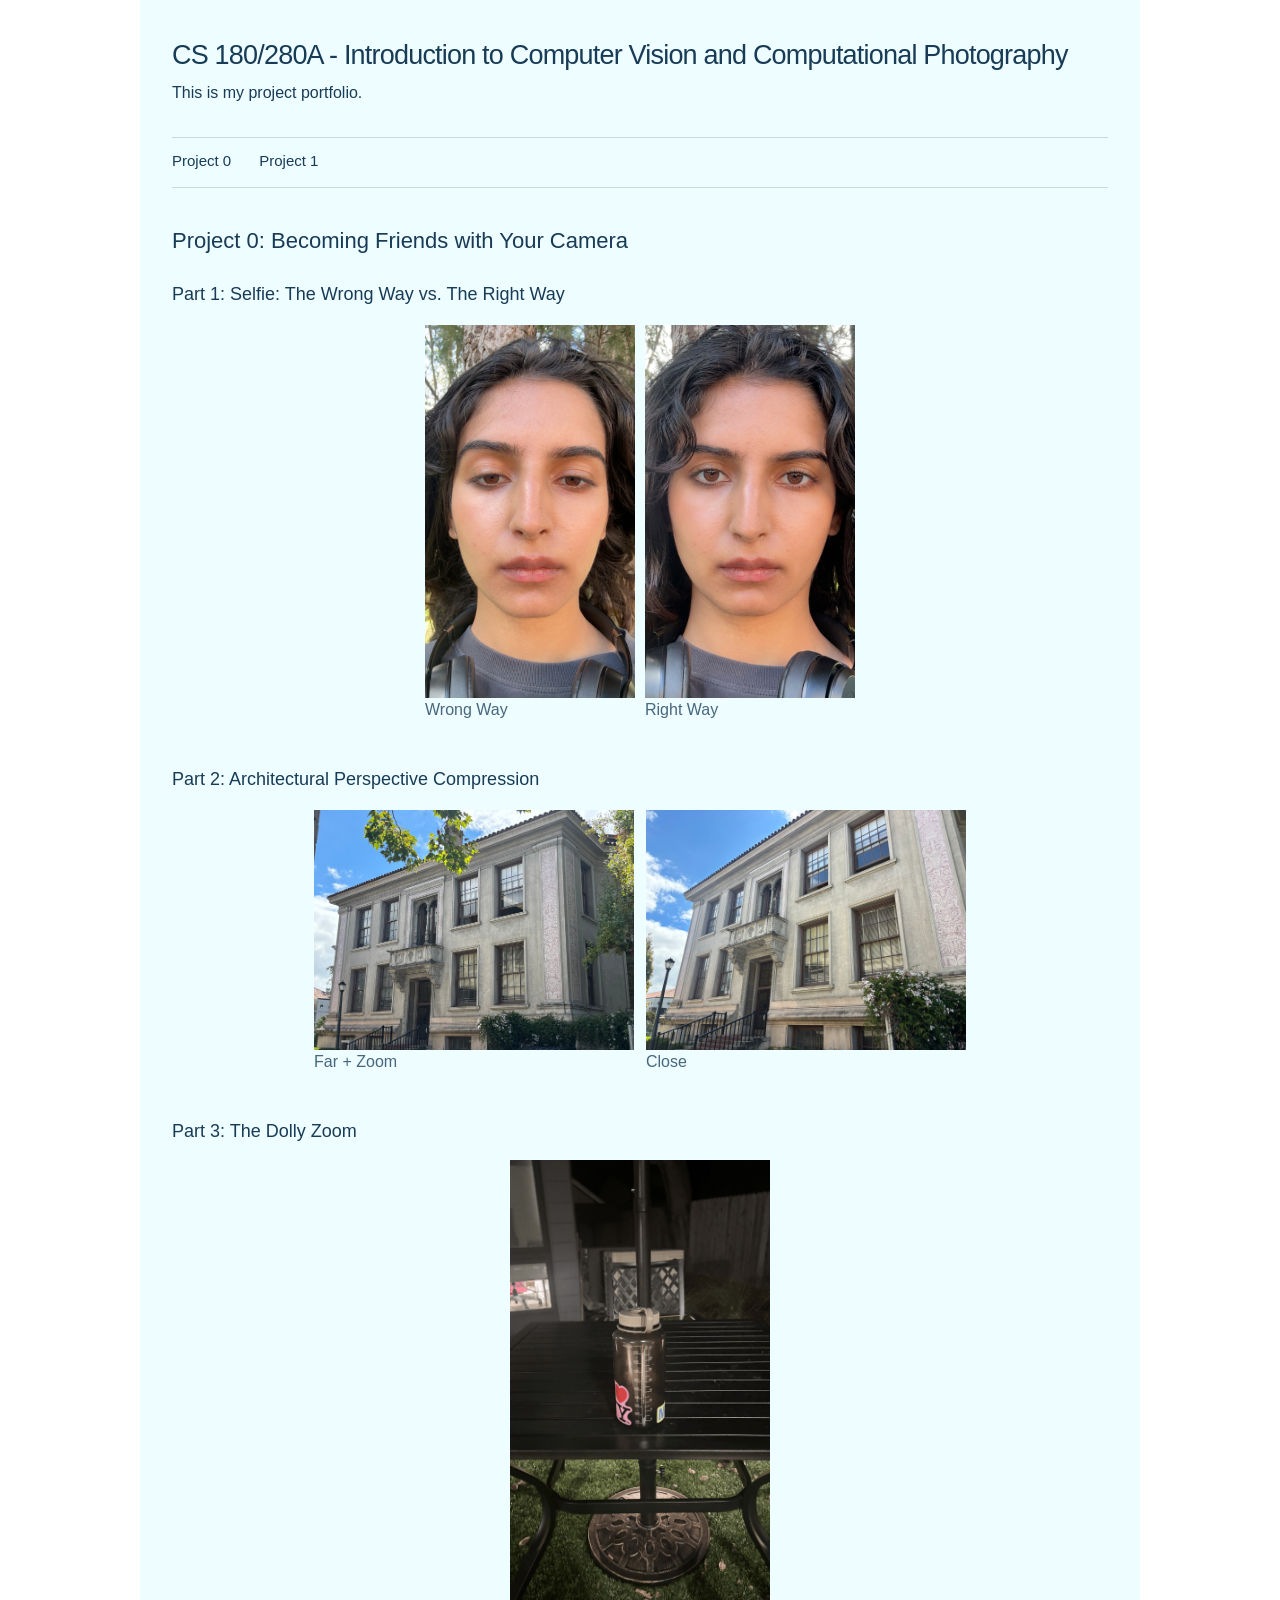
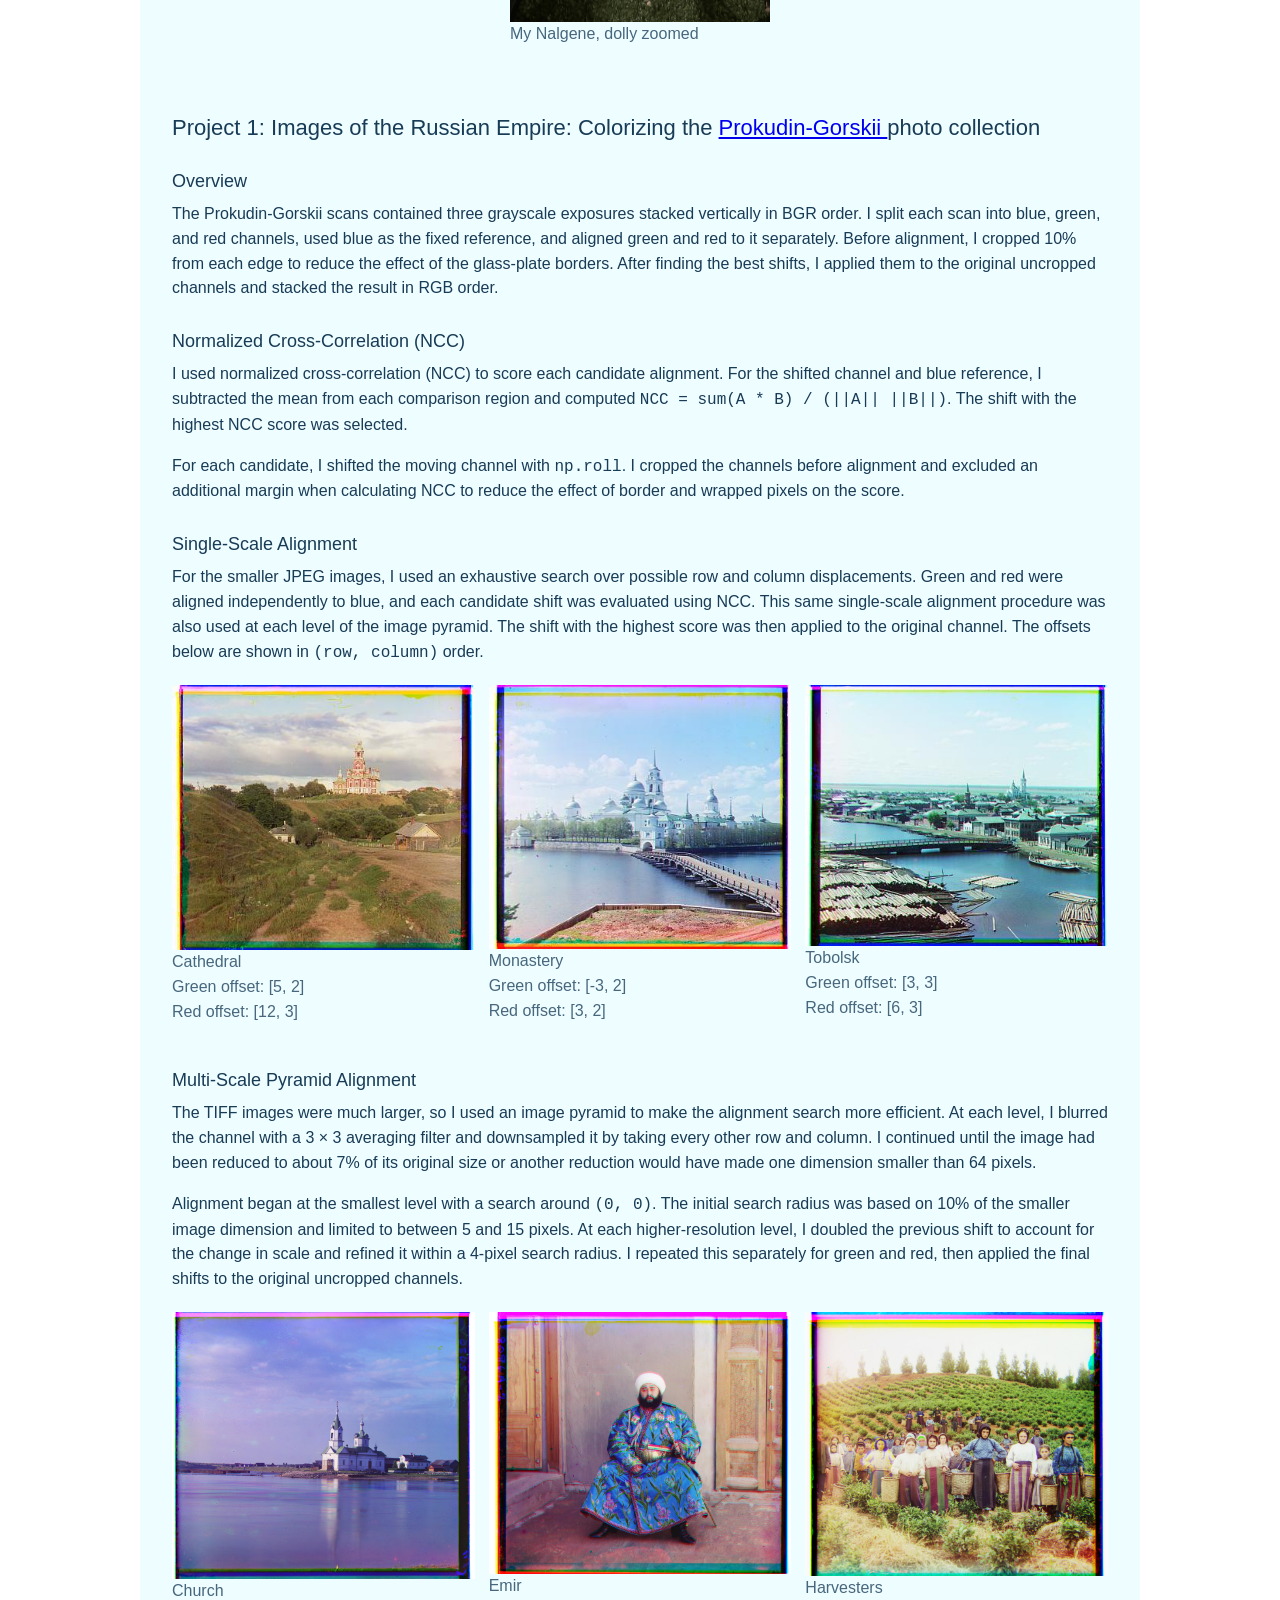
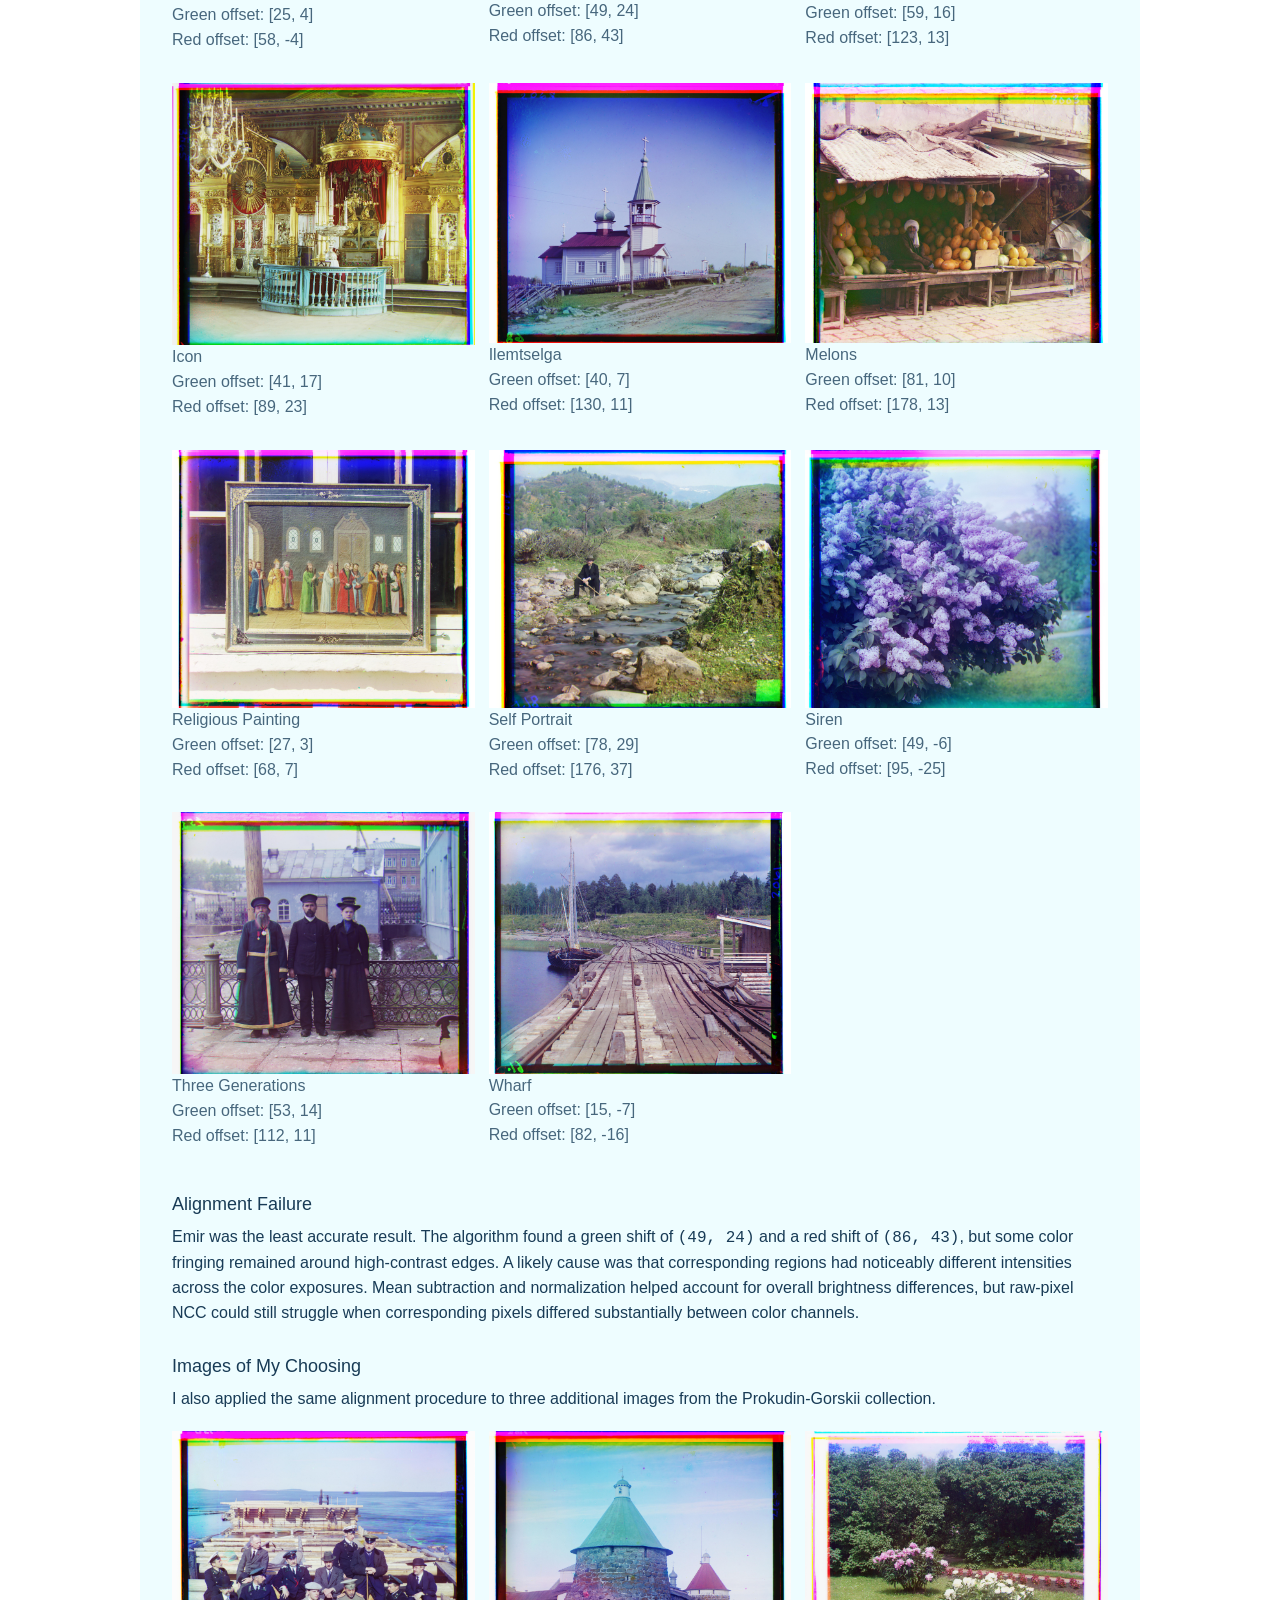
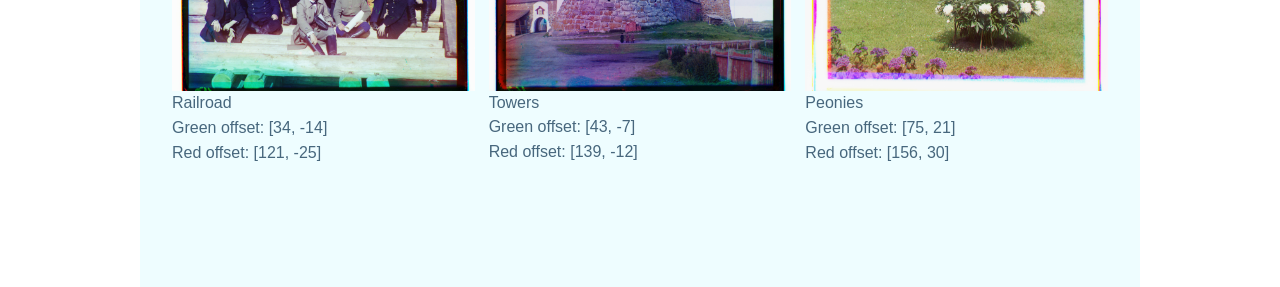
<file: index_backup.html>
<!DOCTYPE html>
<html lang="en">

<head>
  <meta charset="UTF-8">
  <meta name="viewport" content="width=device-width, initial-scale=1.0">
  <title>Riya Sehgal - CS 180/280A</title>
  <link rel="stylesheet" href="./style.css">
</head>

<body>
  <main class="page">

    <section class="intro-header">
      <h1>CS 180/280A - Introduction to Computer Vision and Computational Photography</h1>
      <p>This is my project portfolio.</p>
    </section>

    <nav class="project-nav">
      <a href="#project0" class="project-tab active">Project 0</a>
      <a href="#project1" class="project-tab">Project 1</a>
    </nav>

    <section class="project" id="project0">
      <h2>Project 0: Becoming Friends with Your Camera</h2>

      <div class="project-content">

        <h3>Part 1: Selfie: The Wrong Way vs. The Right Way</h3>

        <div class="image-grid part1-images">
          <div class="figure">
            <img src="./media/wrong-way.jpg" alt="Wrong way selfie">
            <p class="caption">Wrong Way</p>
          </div>

          <div class="figure">
            <img src="./media/right-way.jpg" alt="Right way selfie">
            <p class="caption">Right Way</p>
          </div>
        </div>

        <h3>Part 2: Architectural Perspective Compression</h3>

        <div class="image-grid part2-images">
          <div class="figure">
            <img src="./media/far-zoom.jpg" alt="Far away zoomed in">
            <p class="caption">Far + Zoom</p>
          </div>

          <div class="figure">
            <img src="./media/close.jpg" alt="Close view">
            <p class="caption">Close</p>
          </div>
        </div>

        <h3>Part 3: The Dolly Zoom</h3>

        <div class="dolly-zoom">
          <img src="./media/dolly-zoom.gif" alt="Dolly zoom effect">
          <p class="caption">My Nalgene, dolly zoomed</p>
        </div>

      </div>
    </section>


    <section class="project" id="project1">

      <h2>
        Project 1: Images of the Russian Empire: Colorizing the
        <a href="https://www.loc.gov/collections/prokudin-gorskii/" target="_blank">
          Prokudin-Gorskii
        </a>
        photo collection
      </h2>

      <div class="project-content">

        <h3>Overview</h3>
        <p>
          The Prokudin-Gorskii scans contained three grayscale exposures stacked vertically in BGR order. I split each scan into blue, green, and red channels, used blue as the fixed reference, and aligned green and red to it separately. Before alignment, I cropped 10% from each edge to reduce the effect of the glass-plate borders. After finding the best shifts, I applied them to the original uncropped channels and stacked the result in RGB order.
        </p>

        <h3>Normalized Cross-Correlation (NCC)</h3>
        <p>
          I used normalized cross-correlation (NCC) to score each candidate alignment. For the shifted channel and blue reference, I subtracted the mean from each comparison region and computed <code>NCC = sum(A * B) / (||A|| ||B||)</code>. The shift with the highest NCC score was selected.
        </p>
        <p>
          For each candidate, I shifted the moving channel with <code>np.roll</code>. I cropped the channels before alignment and excluded an additional margin when calculating NCC to reduce the effect of border and wrapped pixels on the score.
        </p>

        <h3>Single-Scale Alignment</h3>
        <p>
          For the smaller JPEG images, I used an exhaustive search over possible row and column displacements. Green and red were aligned independently to blue, and each candidate shift was evaluated using NCC. This same single-scale alignment procedure was also used at each level of the image pyramid. The shift with the highest score was then applied to the original channel. The offsets below are shown in <code>(row, column)</code> order.
        </p>

        <div class="image-grid three">

          <div class="figure">
            <img src="./1/cathedral_color.jpg" alt="Cathedral">
            <p class="caption">
              Cathedral<br>
              Green offset: [x, y]<br>
              Red offset: [x, y]
            </p>
          </div>

          <div class="figure">
            <img src="./1/monastery_color.jpg" alt="Monastery">
            <p class="caption">
              Monastery<br>
              Green offset: [x, y]<br>
              Red offset: [x, y]
            </p>
          </div>

          <div class="figure">
            <img src="./1/tobolsk_color.jpg" alt="Tobolsk">
            <p class="caption">
              Tobolsk<br>
              Green offset: [x, y]<br>
              Red offset: [x, y]
            </p>
          </div>

        </div>


        <h3>Multi-Scale Pyramid Alignment</h3>
        <p>
          The TIFF images were much larger, so I used an image pyramid to make the alignment search more efficient. At each level, I blurred the channel with a 3 × 3 averaging filter and downsampled it by taking every other row and column. I continued until the image had been reduced to about 7% of its original size or another reduction would have made one dimension smaller than 64 pixels.
        </p>
        <p>
          Alignment began at the smallest level with a search around <code>(0, 0)</code>. The initial search radius was based on 10% of the smaller image dimension and limited to between 5 and 15 pixels. At each higher-resolution level, I doubled the previous shift to account for the change in scale and refined it within a 4-pixel search radius. I repeated this separately for green and red, then applied the final shifts to the original uncropped channels.
        </p>

        <div class="image-grid three">

          <div class="figure">
            <img src="./1/church_color.jpg" alt="Church">
            <p class="caption">
              Church<br>
              Green offset: [x, y]<br>
              Red offset: [x, y]
            </p>
          </div>

          <div class="figure">
            <img src="./1/emir_color.jpg" alt="Emir">
            <p class="caption">
              Emir<br>
              Green offset: [x, y]<br>
              Red offset: [x, y]
            </p>
          </div>

          <div class="figure">
            <img src="./1/harvesters_color.jpg" alt="Harvesters">
            <p class="caption">
              Harvesters<br>
              Green offset: [x, y]<br>
              Red offset: [x, y]
            </p>
          </div>

          <div class="figure">
            <img src="./1/icon_color.jpg" alt="Icon">
            <p class="caption">
              Icon<br>
              Green offset: [x, y]<br>
              Red offset: [x, y]
            </p>
          </div>

          <div class="figure">
            <img src="./1/ilemselga_color.jpg" alt="Ilemtselga">
            <p class="caption">
              Ilemtselga<br>
              Green offset: [x, y]<br>
              Red offset: [x, y]
            </p>
          </div>

          <div class="figure">
            <img src="./1/melons_color.jpg" alt="Melons">
            <p class="caption">
              Melons<br>
              Green offset: [x, y]<br>
              Red offset: [x, y]
            </p>
          </div>

          <div class="figure">
            <img src="./1/religous_painting_color.jpg" alt="Religious Painting">
            <p class="caption">
              Religious Painting<br>
              Green offset: [x, y]<br>
              Red offset: [x, y]
            </p>
          </div>

          <div class="figure">
            <img src="./1/self_portrait_color.jpg" alt="Self Portrait">
            <p class="caption">
              Self Portrait<br>
              Green offset: [x, y]<br>
              Red offset: [x, y]
            </p>
          </div>

          <div class="figure">
            <img src="./1/siren_color.jpg" alt="Siren">
            <p class="caption">
              Siren<br>
              Green offset: [x, y]<br>
              Red offset: [x, y]
            </p>
          </div>

          <div class="figure">
            <img src="./1/three_generations_color.jpg" alt="Three Generations">
            <p class="caption">
              Three Generations<br>
              Green offset: [x, y]<br>
              Red offset: [x, y]
            </p>
          </div>

          <div class="figure">
            <img src="./1/wharf_color.jpg" alt="Wharf">
            <p class="caption">
              Wharf<br>
              Green offset: [x, y]<br>
              Red offset: [x, y]
            </p>
          </div>

        </div>


        <h3>Alignment Failure</h3>
        <p>
          Emir was the least accurate result. The algorithm found a green shift of <code>(49, 24)</code> and a red shift of <code>(86, 43)</code>, but some color fringing remained around high-contrast edges. A likely cause was that corresponding regions had noticeably different intensities across the color exposures. Mean subtraction and normalization helped account for overall brightness differences, but raw-pixel NCC could still struggle when corresponding pixels differed substantially between color channels.
        </p>

        <h3>Images of My Choosing</h3>
        <p>
          I also applied the same alignment procedure to three additional images from the Prokudin-Gorskii collection.
        </p>

        <div class="image-grid three">

          <div class="figure">
            <img src="./1/railroad_color.jpg" alt="Railroad">
            <p class="caption">
              Railroad<br>
              Green offset: [x, y]<br>
              Red offset: [x, y]
            </p>
          </div>

          <div class="figure">
            <img src="./1/towers_color.jpg" alt="Towers">
            <p class="caption">
              Towers<br>
              Green offset: [x, y]<br>
              Red offset: [x, y]
            </p>
          </div>

          <div class="figure">
            <img src="./1/peonies_color.jpg" alt="Peonies">
            <p class="caption">
              Peonies<br>
              Green offset: [x, y]<br>
              Red offset: [x, y]
            </p>
          </div>

        </div>

      </div>
    </section>

  </main>


  <script>
    const sections = document.querySelectorAll(".project");
    const tabs = document.querySelectorAll(".project-tab");

    function updateActiveProject() {
      let current = "";

      sections.forEach(section => {
        const top = section.offsetTop - 160;

        if (window.scrollY >= top) {
          current = section.id;
        }
      });

      tabs.forEach(tab => {
        tab.classList.remove("active");

        if (tab.getAttribute("href") === "#" + current) {
          tab.classList.add("active");
        }
      });
    }

    window.addEventListener("scroll", updateActiveProject);
    updateActiveProject();
  </script>


  <!-- AUTO PROJECT 1 RESULTS -->
  <script>
    async function loadProject1Results() {
      try {
        const response = await fetch("./1/offsets.json?v=" + Date.now(), {
          cache: "no-store"
        });

        if (!response.ok) return;

        const offsets = await response.json();

        document.querySelectorAll(
          '#project1 .figure img[src^="./1/"]'
        ).forEach(img => {
          const originalSrc = img.getAttribute("src").split("?")[0];
          const filename = originalSrc.split("/").pop();
          const imageName = filename.replace("_color.jpg", "");

          // Force browser to show newest output image
          img.src = originalSrc + "?v=" + Date.now();

          if (!offsets[imageName]) return;

          const caption = img.closest(".figure").querySelector(".caption");
          const title = caption.innerHTML.split("<br>")[0].trim();

          const green = offsets[imageName].green;
          const red = offsets[imageName].red;

          caption.innerHTML =
            title +
            "<br>Green offset: [" + green[0] + ", " + green[1] + "]" +
            "<br>Red offset: [" + red[0] + ", " + red[1] + "]";
        });

      } catch (error) {
        console.log("Project 1 results are not available yet.");
      }
    }

    loadProject1Results();
  </script>

</body>
</html>
</file>
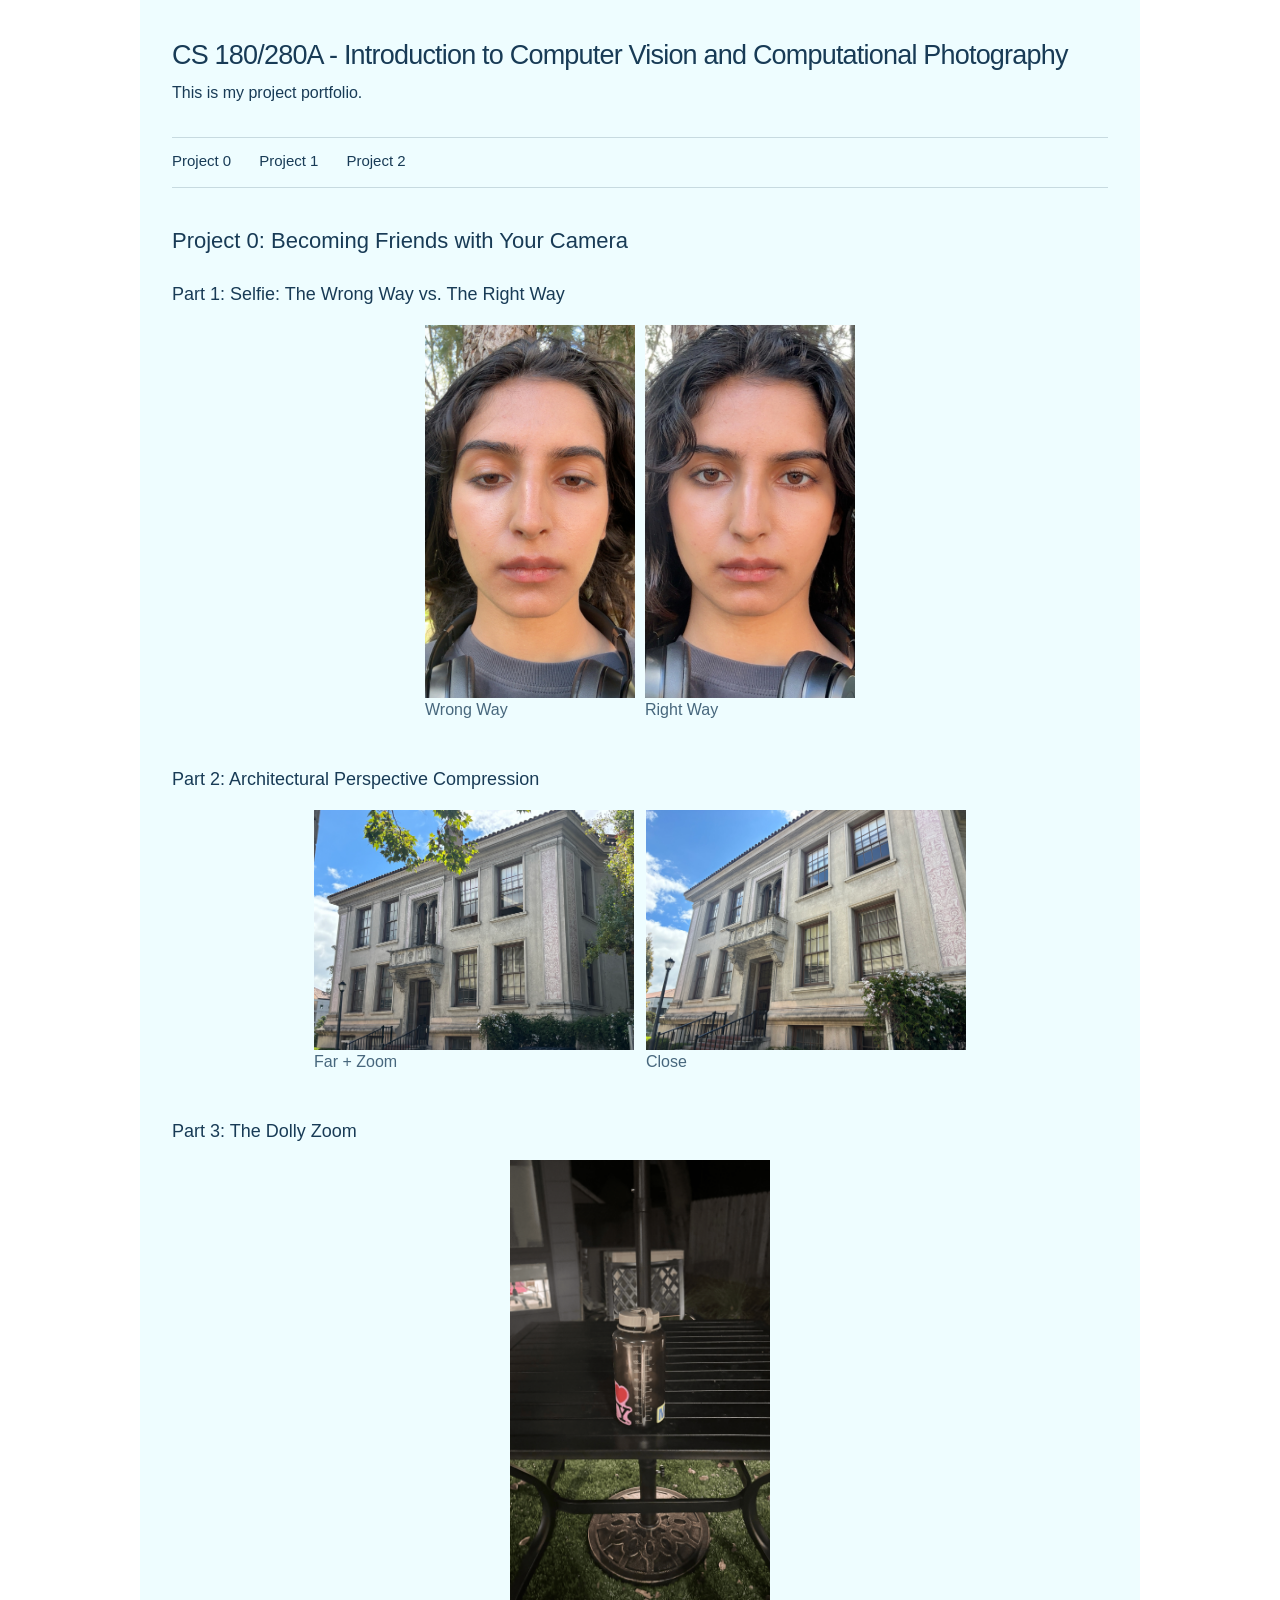
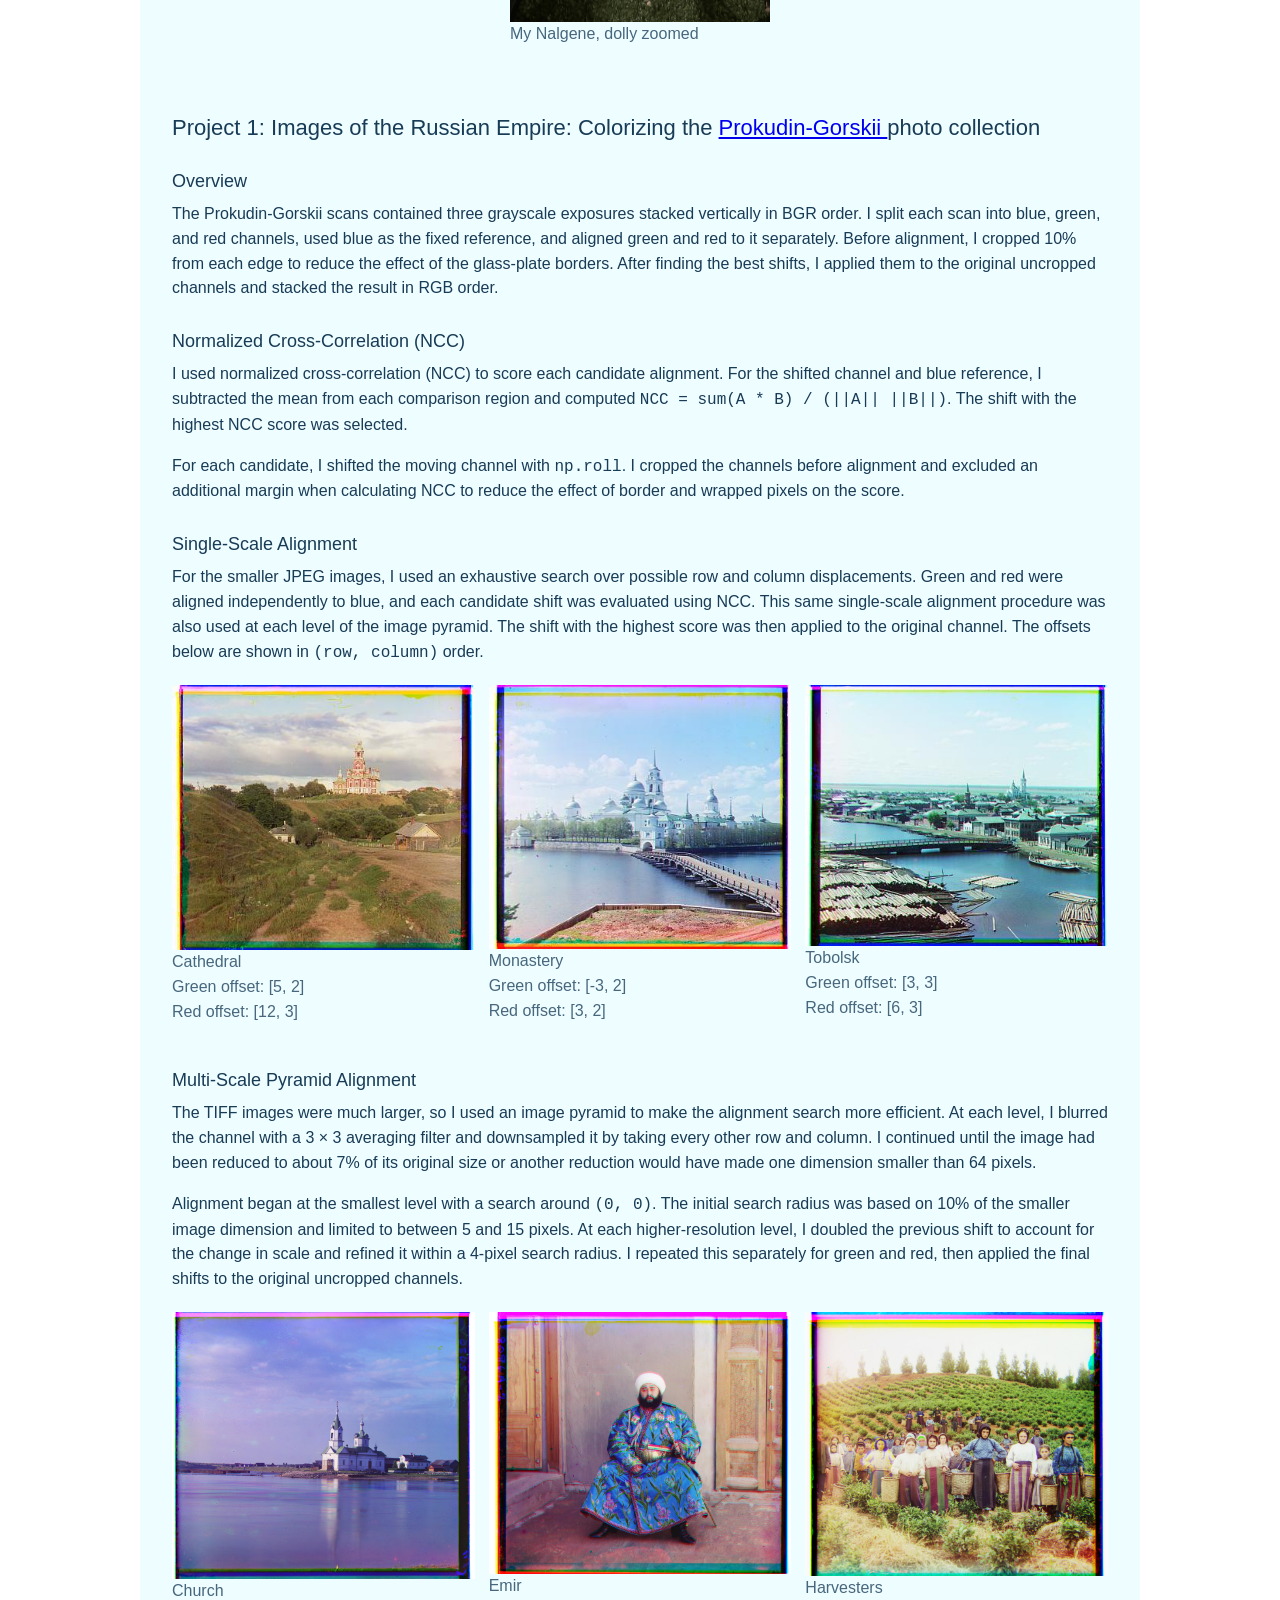
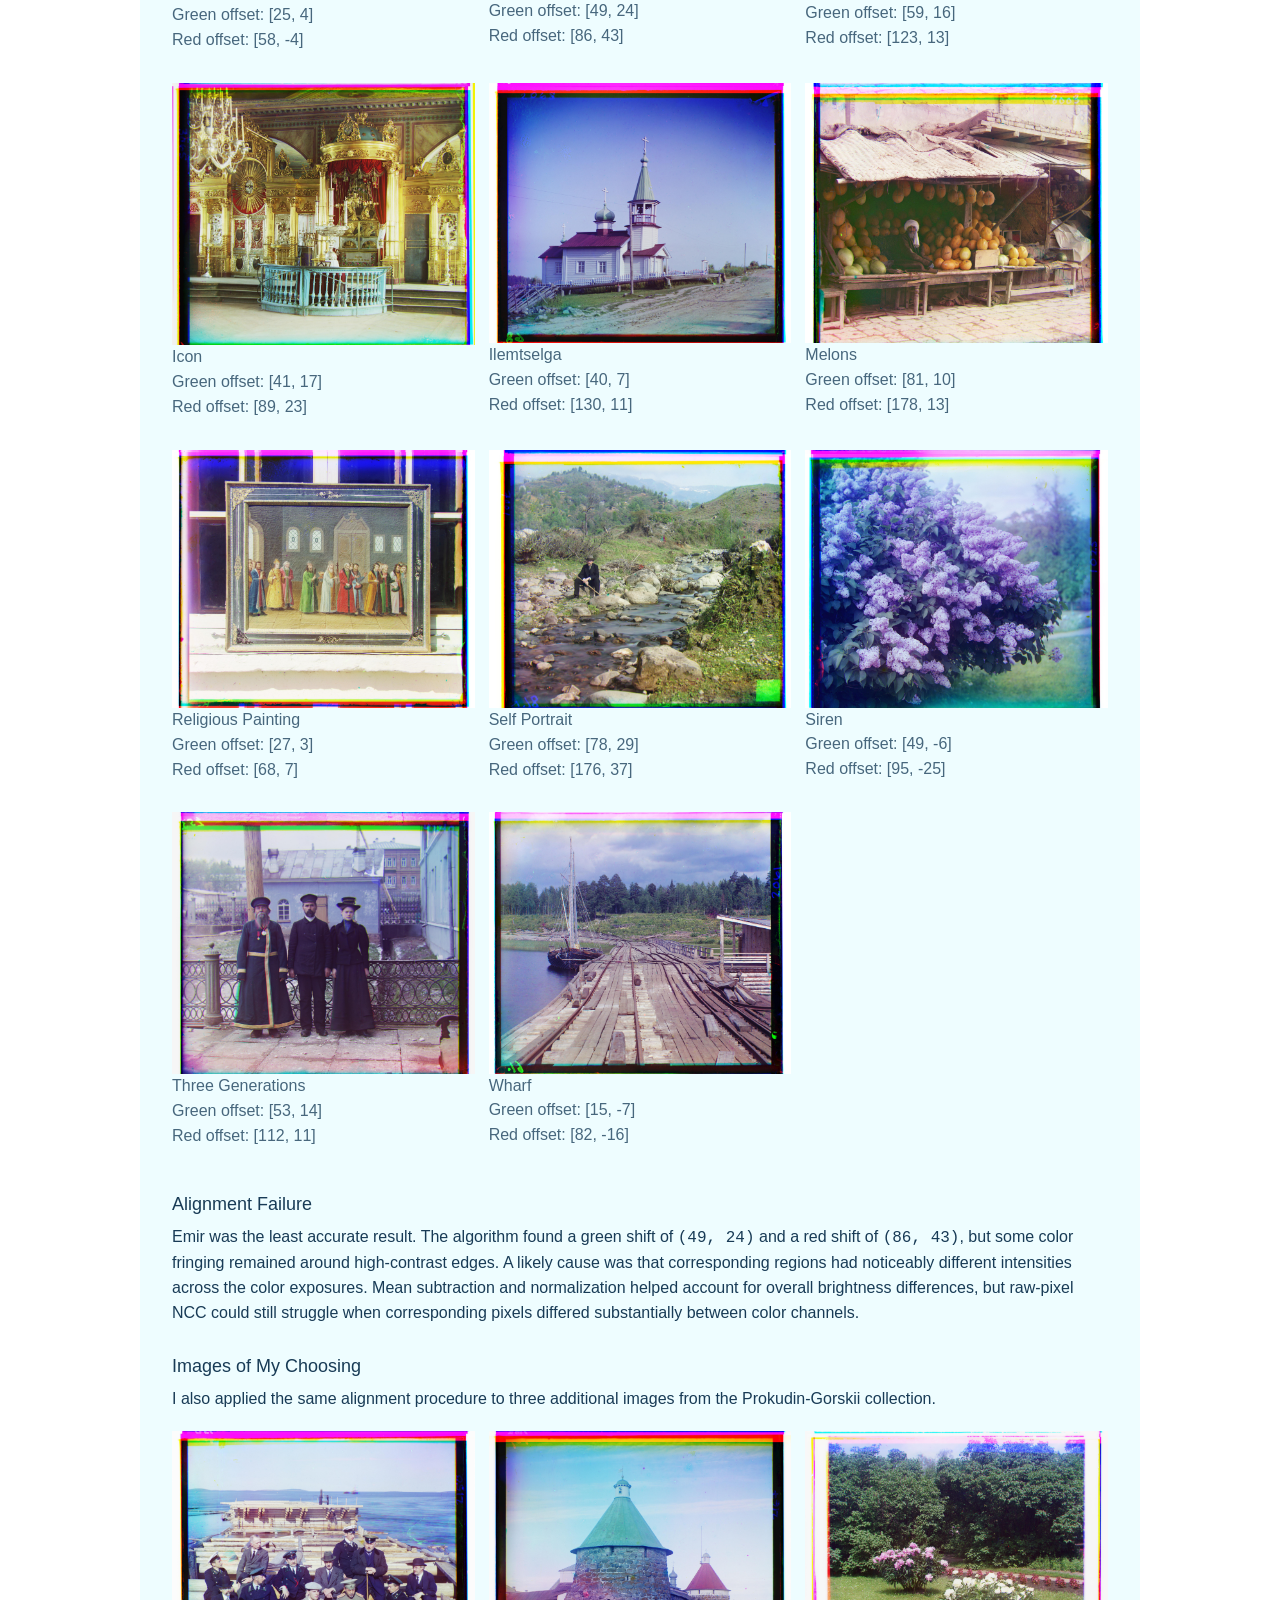
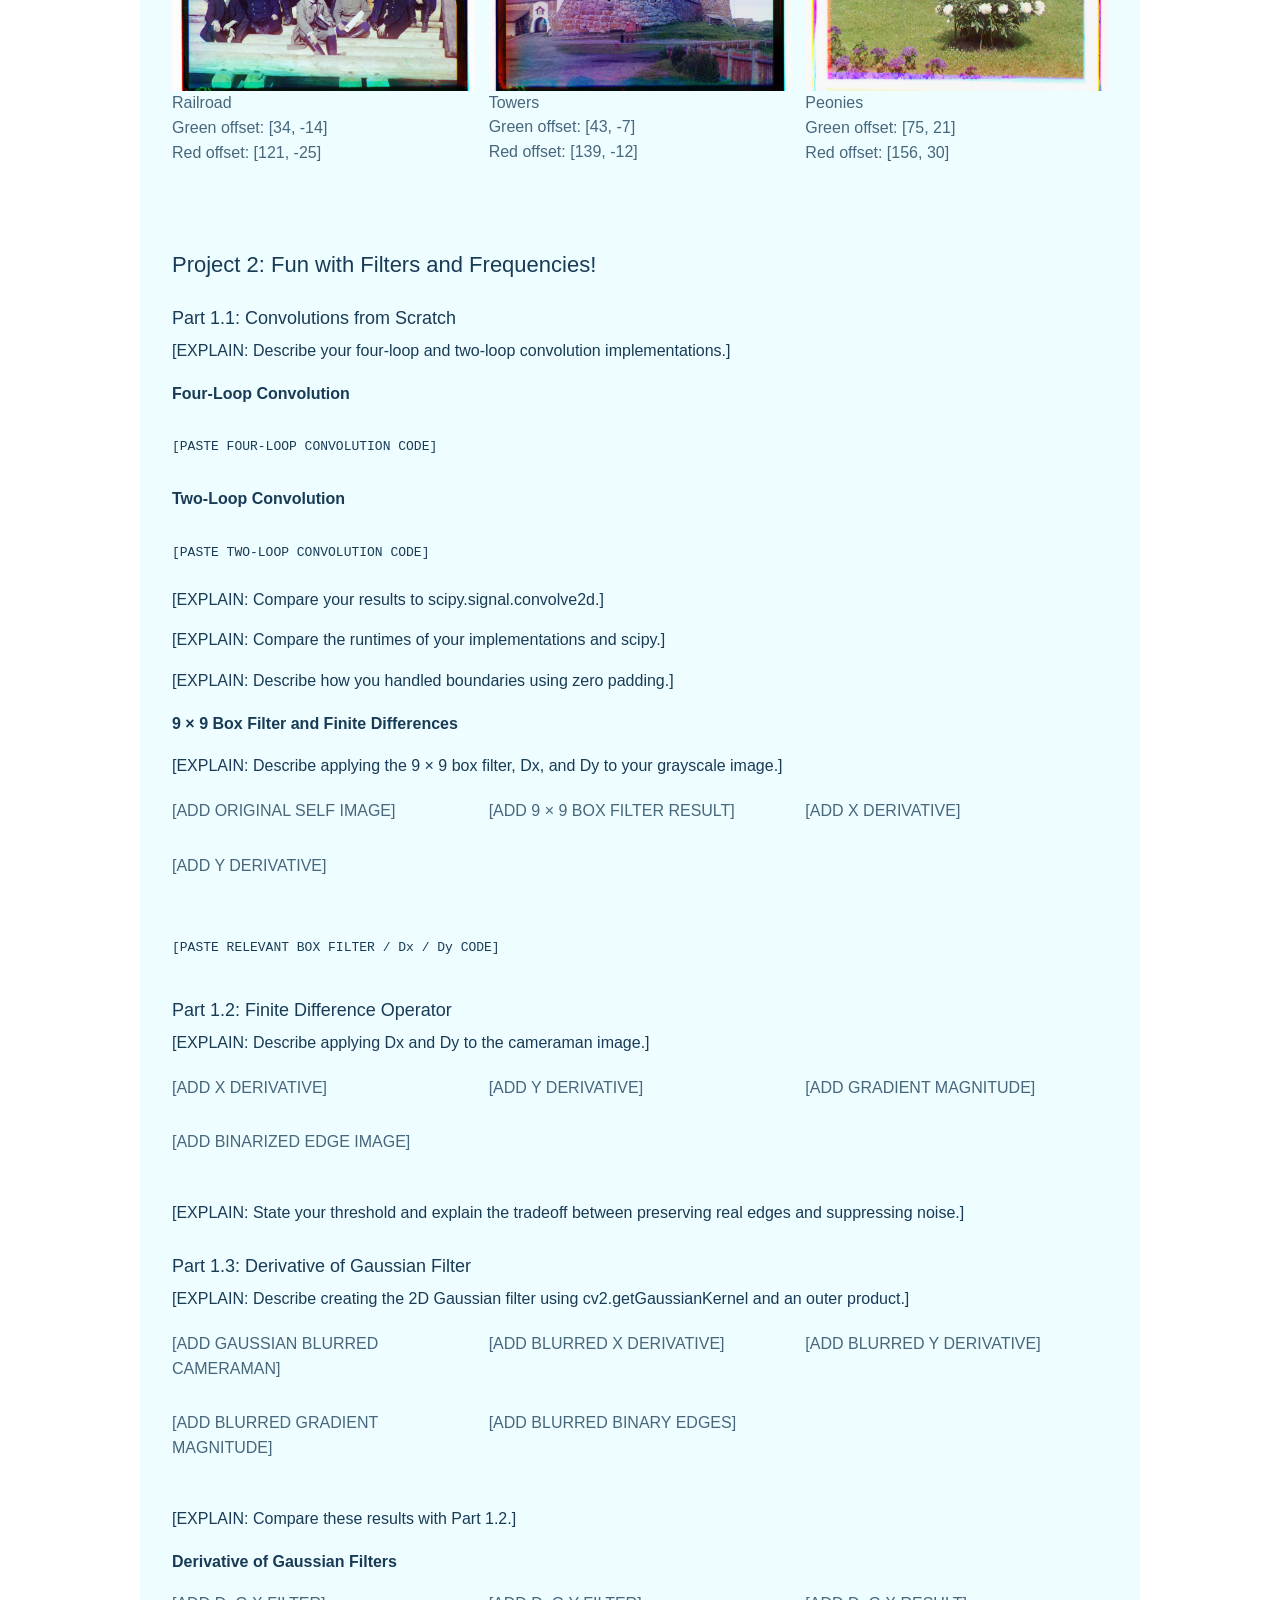
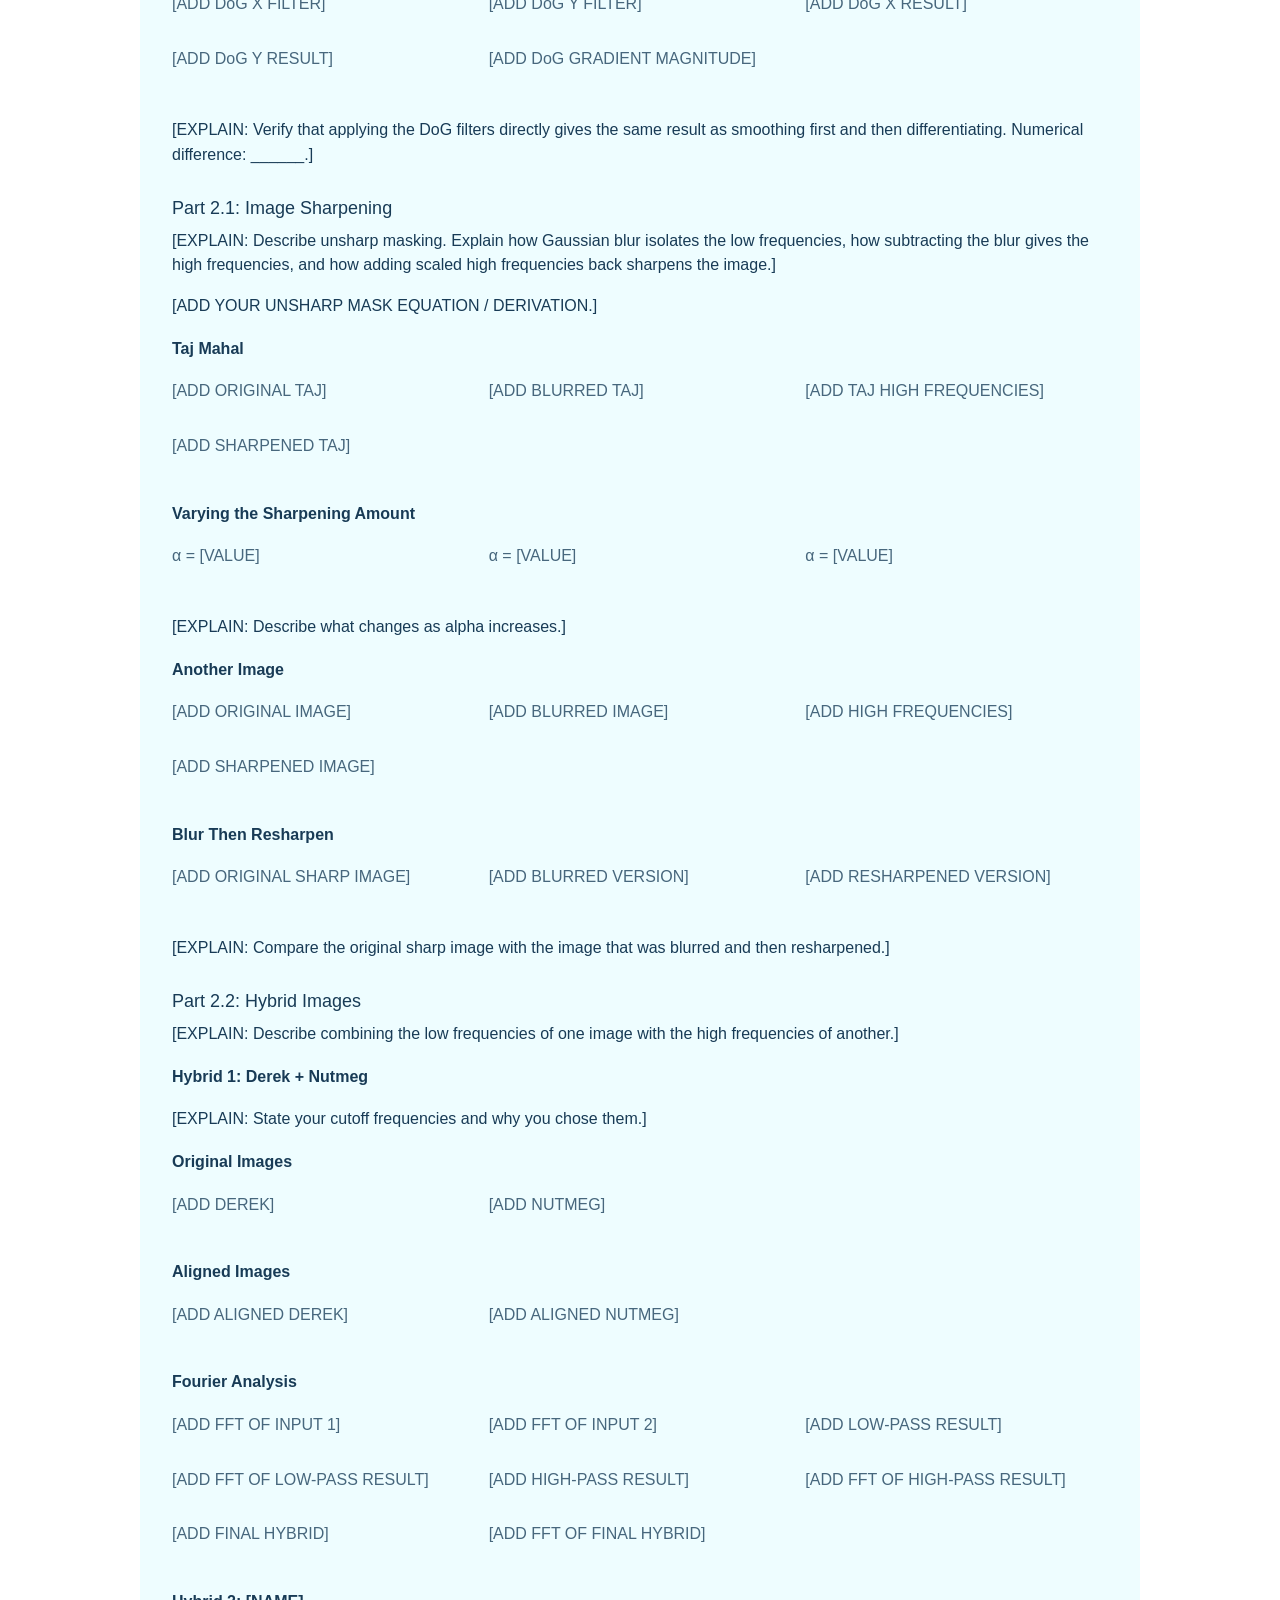
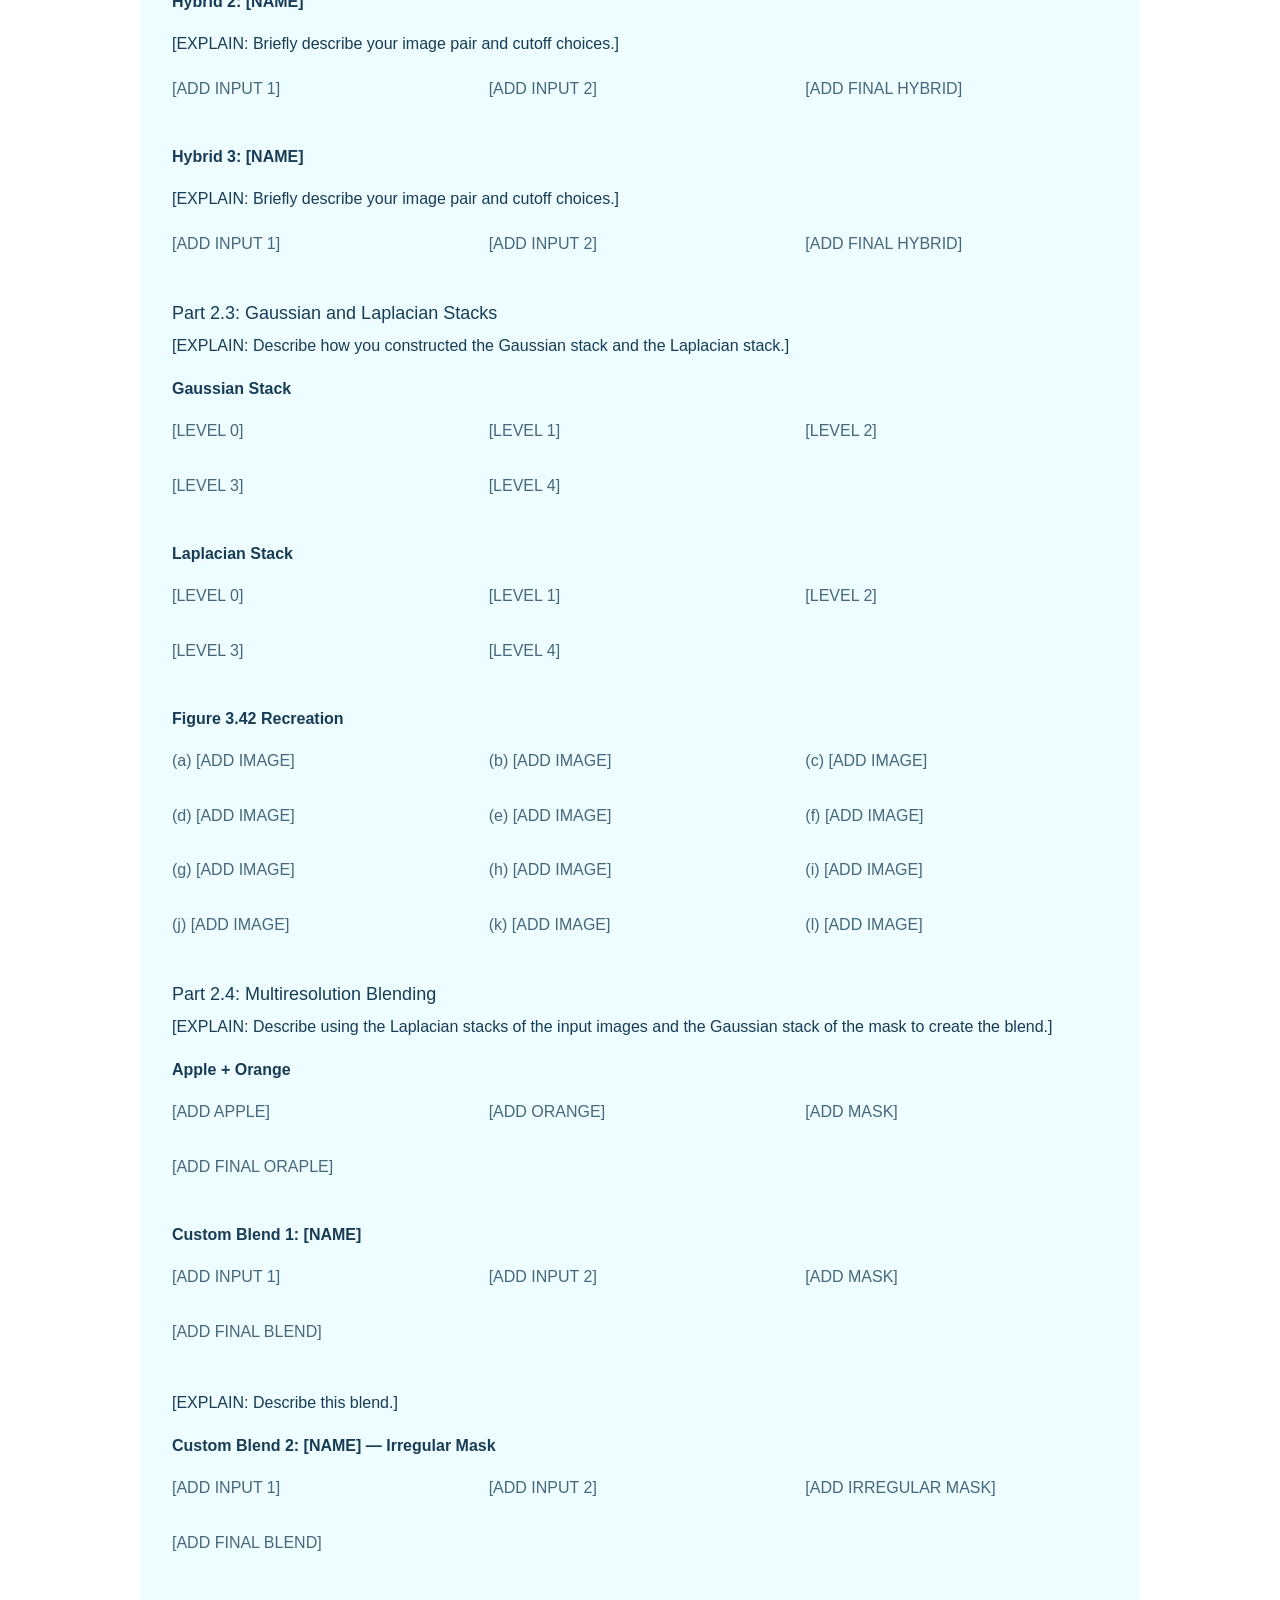
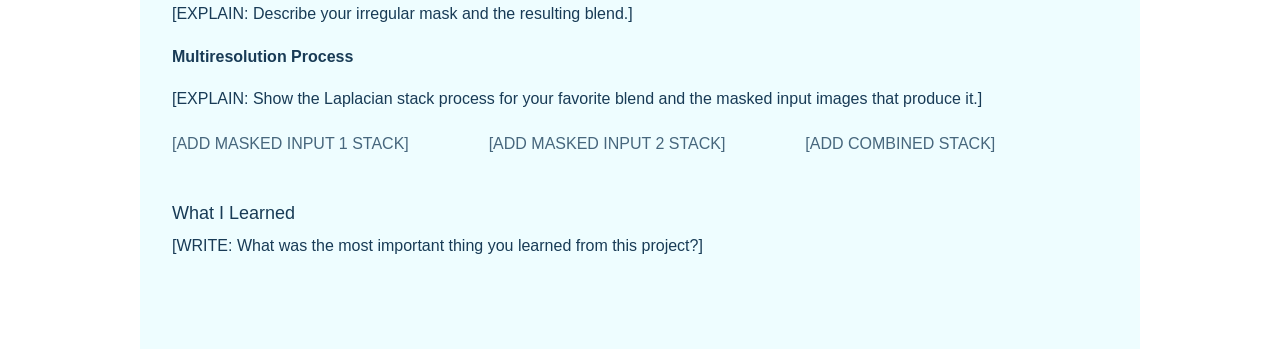
<file: index_before_1_1.html>
<!DOCTYPE html>
<html lang="en">

<head>
  <meta charset="UTF-8">
  <meta name="viewport" content="width=device-width, initial-scale=1.0">
  <title>Riya Sehgal - CS 180/280A</title>
  <link rel="stylesheet" href="./style.css">
</head>

<body>
  <main class="page">

    <section class="intro-header">
      <h1>CS 180/280A - Introduction to Computer Vision and Computational Photography</h1>
      <p>This is my project portfolio.</p>
    </section>

    <nav class="project-nav">
      <a href="#project0" class="project-tab active">Project 0</a>
      <a href="#project1" class="project-tab">Project 1</a>
      <a href="#project2" class="project-tab">Project 2</a>
    </nav>

    <section class="project" id="project0">
      <h2>Project 0: Becoming Friends with Your Camera</h2>

      <div class="project-content">

        <h3>Part 1: Selfie: The Wrong Way vs. The Right Way</h3>

        <div class="image-grid part1-images">
          <div class="figure">
            <img src="./media/wrong-way.jpg" alt="Wrong way selfie">
            <p class="caption">Wrong Way</p>
          </div>

          <div class="figure">
            <img src="./media/right-way.jpg" alt="Right way selfie">
            <p class="caption">Right Way</p>
          </div>
        </div>

        <h3>Part 2: Architectural Perspective Compression</h3>

        <div class="image-grid part2-images">
          <div class="figure">
            <img src="./media/far-zoom.jpg" alt="Far away zoomed in">
            <p class="caption">Far + Zoom</p>
          </div>

          <div class="figure">
            <img src="./media/close.jpg" alt="Close view">
            <p class="caption">Close</p>
          </div>
        </div>

        <h3>Part 3: The Dolly Zoom</h3>

        <div class="dolly-zoom">
          <img src="./media/dolly-zoom.gif" alt="Dolly zoom effect">
          <p class="caption">My Nalgene, dolly zoomed</p>
        </div>

      </div>
    </section>


    <section class="project" id="project1">

      <h2>
        Project 1: Images of the Russian Empire: Colorizing the
        <a href="https://www.loc.gov/collections/prokudin-gorskii/" target="_blank">
          Prokudin-Gorskii
        </a>
        photo collection
      </h2>

      <div class="project-content">

        <h3>Overview</h3>
        <p>
          The Prokudin-Gorskii scans contained three grayscale exposures stacked vertically in BGR order. I split each scan into blue, green, and red channels, used blue as the fixed reference, and aligned green and red to it separately. Before alignment, I cropped 10% from each edge to reduce the effect of the glass-plate borders. After finding the best shifts, I applied them to the original uncropped channels and stacked the result in RGB order.
        </p>

        <h3>Normalized Cross-Correlation (NCC)</h3>
        <p>
          I used normalized cross-correlation (NCC) to score each candidate alignment. For the shifted channel and blue reference, I subtracted the mean from each comparison region and computed <code>NCC = sum(A * B) / (||A|| ||B||)</code>. The shift with the highest NCC score was selected.
        </p>
        <p>
          For each candidate, I shifted the moving channel with <code>np.roll</code>. I cropped the channels before alignment and excluded an additional margin when calculating NCC to reduce the effect of border and wrapped pixels on the score.
        </p>

        <h3>Single-Scale Alignment</h3>
        <p>
          For the smaller JPEG images, I used an exhaustive search over possible row and column displacements. Green and red were aligned independently to blue, and each candidate shift was evaluated using NCC. This same single-scale alignment procedure was also used at each level of the image pyramid. The shift with the highest score was then applied to the original channel. The offsets below are shown in <code>(row, column)</code> order.
        </p>

        <div class="image-grid three">

          <div class="figure">
            <img src="./1/cathedral_color.jpg" alt="Cathedral">
            <p class="caption">
              Cathedral<br>
              Green offset: [x, y]<br>
              Red offset: [x, y]
            </p>
          </div>

          <div class="figure">
            <img src="./1/monastery_color.jpg" alt="Monastery">
            <p class="caption">
              Monastery<br>
              Green offset: [x, y]<br>
              Red offset: [x, y]
            </p>
          </div>

          <div class="figure">
            <img src="./1/tobolsk_color.jpg" alt="Tobolsk">
            <p class="caption">
              Tobolsk<br>
              Green offset: [x, y]<br>
              Red offset: [x, y]
            </p>
          </div>

        </div>


        <h3>Multi-Scale Pyramid Alignment</h3>
        <p>
          The TIFF images were much larger, so I used an image pyramid to make the alignment search more efficient. At each level, I blurred the channel with a 3 × 3 averaging filter and downsampled it by taking every other row and column. I continued until the image had been reduced to about 7% of its original size or another reduction would have made one dimension smaller than 64 pixels.
        </p>
        <p>
          Alignment began at the smallest level with a search around <code>(0, 0)</code>. The initial search radius was based on 10% of the smaller image dimension and limited to between 5 and 15 pixels. At each higher-resolution level, I doubled the previous shift to account for the change in scale and refined it within a 4-pixel search radius. I repeated this separately for green and red, then applied the final shifts to the original uncropped channels.
        </p>

        <div class="image-grid three">

          <div class="figure">
            <img src="./1/church_color.jpg" alt="Church">
            <p class="caption">
              Church<br>
              Green offset: [x, y]<br>
              Red offset: [x, y]
            </p>
          </div>

          <div class="figure">
            <img src="./1/emir_color.jpg" alt="Emir">
            <p class="caption">
              Emir<br>
              Green offset: [x, y]<br>
              Red offset: [x, y]
            </p>
          </div>

          <div class="figure">
            <img src="./1/harvesters_color.jpg" alt="Harvesters">
            <p class="caption">
              Harvesters<br>
              Green offset: [x, y]<br>
              Red offset: [x, y]
            </p>
          </div>

          <div class="figure">
            <img src="./1/icon_color.jpg" alt="Icon">
            <p class="caption">
              Icon<br>
              Green offset: [x, y]<br>
              Red offset: [x, y]
            </p>
          </div>

          <div class="figure">
            <img src="./1/ilemselga_color.jpg" alt="Ilemtselga">
            <p class="caption">
              Ilemtselga<br>
              Green offset: [x, y]<br>
              Red offset: [x, y]
            </p>
          </div>

          <div class="figure">
            <img src="./1/melons_color.jpg" alt="Melons">
            <p class="caption">
              Melons<br>
              Green offset: [x, y]<br>
              Red offset: [x, y]
            </p>
          </div>

          <div class="figure">
            <img src="./1/religous_painting_color.jpg" alt="Religious Painting">
            <p class="caption">
              Religious Painting<br>
              Green offset: [x, y]<br>
              Red offset: [x, y]
            </p>
          </div>

          <div class="figure">
            <img src="./1/self_portrait_color.jpg" alt="Self Portrait">
            <p class="caption">
              Self Portrait<br>
              Green offset: [x, y]<br>
              Red offset: [x, y]
            </p>
          </div>

          <div class="figure">
            <img src="./1/siren_color.jpg" alt="Siren">
            <p class="caption">
              Siren<br>
              Green offset: [x, y]<br>
              Red offset: [x, y]
            </p>
          </div>

          <div class="figure">
            <img src="./1/three_generations_color.jpg" alt="Three Generations">
            <p class="caption">
              Three Generations<br>
              Green offset: [x, y]<br>
              Red offset: [x, y]
            </p>
          </div>

          <div class="figure">
            <img src="./1/wharf_color.jpg" alt="Wharf">
            <p class="caption">
              Wharf<br>
              Green offset: [x, y]<br>
              Red offset: [x, y]
            </p>
          </div>

        </div>


        <h3>Alignment Failure</h3>
        <p>
          Emir was the least accurate result. The algorithm found a green shift of <code>(49, 24)</code> and a red shift of <code>(86, 43)</code>, but some color fringing remained around high-contrast edges. A likely cause was that corresponding regions had noticeably different intensities across the color exposures. Mean subtraction and normalization helped account for overall brightness differences, but raw-pixel NCC could still struggle when corresponding pixels differed substantially between color channels.
        </p>

        <h3>Images of My Choosing</h3>
        <p>
          I also applied the same alignment procedure to three additional images from the Prokudin-Gorskii collection.
        </p>

        <div class="image-grid three">

          <div class="figure">
            <img src="./1/railroad_color.jpg" alt="Railroad">
            <p class="caption">
              Railroad<br>
              Green offset: [x, y]<br>
              Red offset: [x, y]
            </p>
          </div>

          <div class="figure">
            <img src="./1/towers_color.jpg" alt="Towers">
            <p class="caption">
              Towers<br>
              Green offset: [x, y]<br>
              Red offset: [x, y]
            </p>
          </div>

          <div class="figure">
            <img src="./1/peonies_color.jpg" alt="Peonies">
            <p class="caption">
              Peonies<br>
              Green offset: [x, y]<br>
              Red offset: [x, y]
            </p>
          </div>

        </div>

      </div>
    </section>


    <section class="project" id="project2">

      <h2>Project 2: Fun with Filters and Frequencies!</h2>

      <div class="project-content">


        <h3>Part 1.1: Convolutions from Scratch</h3>

        <p>
          [EXPLAIN: Describe your four-loop and two-loop convolution implementations.]
        </p>

        <h4>Four-Loop Convolution</h4>

        <pre><code>
[PASTE FOUR-LOOP CONVOLUTION CODE]
        </code></pre>

        <h4>Two-Loop Convolution</h4>

        <pre><code>
[PASTE TWO-LOOP CONVOLUTION CODE]
        </code></pre>

        <p>
          [EXPLAIN: Compare your results to scipy.signal.convolve2d.]
        </p>

        <p>
          [EXPLAIN: Compare the runtimes of your implementations and scipy.]
        </p>

        <p>
          [EXPLAIN: Describe how you handled boundaries using zero padding.]
        </p>


        <h4>9 × 9 Box Filter and Finite Differences</h4>

        <p>
          [EXPLAIN: Describe applying the 9 × 9 box filter, Dx, and Dy to your grayscale image.]
        </p>

        <div class="image-grid three">

          <div class="figure">
            <p class="caption">[ADD ORIGINAL SELF IMAGE]</p>
          </div>

          <div class="figure">
            <p class="caption">[ADD 9 × 9 BOX FILTER RESULT]</p>
          </div>

          <div class="figure">
            <p class="caption">[ADD X DERIVATIVE]</p>
          </div>

          <div class="figure">
            <p class="caption">[ADD Y DERIVATIVE]</p>
          </div>

        </div>

        <pre><code>
[PASTE RELEVANT BOX FILTER / Dx / Dy CODE]
        </code></pre>



        <h3>Part 1.2: Finite Difference Operator</h3>

        <p>
          [EXPLAIN: Describe applying Dx and Dy to the cameraman image.]
        </p>

        <div class="image-grid three">

          <div class="figure">
            <p class="caption">[ADD X DERIVATIVE]</p>
          </div>

          <div class="figure">
            <p class="caption">[ADD Y DERIVATIVE]</p>
          </div>

          <div class="figure">
            <p class="caption">[ADD GRADIENT MAGNITUDE]</p>
          </div>

          <div class="figure">
            <p class="caption">[ADD BINARIZED EDGE IMAGE]</p>
          </div>

        </div>

        <p>
          [EXPLAIN: State your threshold and explain the tradeoff between
          preserving real edges and suppressing noise.]
        </p>



        <h3>Part 1.3: Derivative of Gaussian Filter</h3>

        <p>
          [EXPLAIN: Describe creating the 2D Gaussian filter using
          cv2.getGaussianKernel and an outer product.]
        </p>

        <div class="image-grid three">

          <div class="figure">
            <p class="caption">[ADD GAUSSIAN BLURRED CAMERAMAN]</p>
          </div>

          <div class="figure">
            <p class="caption">[ADD BLURRED X DERIVATIVE]</p>
          </div>

          <div class="figure">
            <p class="caption">[ADD BLURRED Y DERIVATIVE]</p>
          </div>

          <div class="figure">
            <p class="caption">[ADD BLURRED GRADIENT MAGNITUDE]</p>
          </div>

          <div class="figure">
            <p class="caption">[ADD BLURRED BINARY EDGES]</p>
          </div>

        </div>

        <p>
          [EXPLAIN: Compare these results with Part 1.2.]
        </p>


        <h4>Derivative of Gaussian Filters</h4>

        <div class="image-grid three">

          <div class="figure">
            <p class="caption">[ADD DoG X FILTER]</p>
          </div>

          <div class="figure">
            <p class="caption">[ADD DoG Y FILTER]</p>
          </div>

          <div class="figure">
            <p class="caption">[ADD DoG X RESULT]</p>
          </div>

          <div class="figure">
            <p class="caption">[ADD DoG Y RESULT]</p>
          </div>

          <div class="figure">
            <p class="caption">[ADD DoG GRADIENT MAGNITUDE]</p>
          </div>

        </div>

        <p>
          [EXPLAIN: Verify that applying the DoG filters directly gives
          the same result as smoothing first and then differentiating.
          Numerical difference: ______.]
        </p>



        <h3>Part 2.1: Image Sharpening</h3>

        <p>
          [EXPLAIN: Describe unsharp masking. Explain how Gaussian blur
          isolates the low frequencies, how subtracting the blur gives
          the high frequencies, and how adding scaled high frequencies
          back sharpens the image.]
        </p>

        <p>
          [ADD YOUR UNSHARP MASK EQUATION / DERIVATION.]
        </p>


        <h4>Taj Mahal</h4>

        <div class="image-grid three">

          <div class="figure">
            <p class="caption">[ADD ORIGINAL TAJ]</p>
          </div>

          <div class="figure">
            <p class="caption">[ADD BLURRED TAJ]</p>
          </div>

          <div class="figure">
            <p class="caption">[ADD TAJ HIGH FREQUENCIES]</p>
          </div>

          <div class="figure">
            <p class="caption">[ADD SHARPENED TAJ]</p>
          </div>

        </div>


        <h4>Varying the Sharpening Amount</h4>

        <div class="image-grid three">

          <div class="figure">
            <p class="caption">α = [VALUE]</p>
          </div>

          <div class="figure">
            <p class="caption">α = [VALUE]</p>
          </div>

          <div class="figure">
            <p class="caption">α = [VALUE]</p>
          </div>

        </div>

        <p>
          [EXPLAIN: Describe what changes as alpha increases.]
        </p>


        <h4>Another Image</h4>

        <div class="image-grid three">

          <div class="figure">
            <p class="caption">[ADD ORIGINAL IMAGE]</p>
          </div>

          <div class="figure">
            <p class="caption">[ADD BLURRED IMAGE]</p>
          </div>

          <div class="figure">
            <p class="caption">[ADD HIGH FREQUENCIES]</p>
          </div>

          <div class="figure">
            <p class="caption">[ADD SHARPENED IMAGE]</p>
          </div>

        </div>


        <h4>Blur Then Resharpen</h4>

        <div class="image-grid three">

          <div class="figure">
            <p class="caption">[ADD ORIGINAL SHARP IMAGE]</p>
          </div>

          <div class="figure">
            <p class="caption">[ADD BLURRED VERSION]</p>
          </div>

          <div class="figure">
            <p class="caption">[ADD RESHARPENED VERSION]</p>
          </div>

        </div>

        <p>
          [EXPLAIN: Compare the original sharp image with the image that
          was blurred and then resharpened.]
        </p>



        <h3>Part 2.2: Hybrid Images</h3>

        <p>
          [EXPLAIN: Describe combining the low frequencies of one image
          with the high frequencies of another.]
        </p>


        <h4>Hybrid 1: Derek + Nutmeg</h4>

        <p>
          [EXPLAIN: State your cutoff frequencies and why you chose them.]
        </p>


        <h4>Original Images</h4>

        <div class="image-grid three">

          <div class="figure">
            <p class="caption">[ADD DEREK]</p>
          </div>

          <div class="figure">
            <p class="caption">[ADD NUTMEG]</p>
          </div>

        </div>


        <h4>Aligned Images</h4>

        <div class="image-grid three">

          <div class="figure">
            <p class="caption">[ADD ALIGNED DEREK]</p>
          </div>

          <div class="figure">
            <p class="caption">[ADD ALIGNED NUTMEG]</p>
          </div>

        </div>


        <h4>Fourier Analysis</h4>

        <div class="image-grid three">

          <div class="figure">
            <p class="caption">[ADD FFT OF INPUT 1]</p>
          </div>

          <div class="figure">
            <p class="caption">[ADD FFT OF INPUT 2]</p>
          </div>

          <div class="figure">
            <p class="caption">[ADD LOW-PASS RESULT]</p>
          </div>

          <div class="figure">
            <p class="caption">[ADD FFT OF LOW-PASS RESULT]</p>
          </div>

          <div class="figure">
            <p class="caption">[ADD HIGH-PASS RESULT]</p>
          </div>

          <div class="figure">
            <p class="caption">[ADD FFT OF HIGH-PASS RESULT]</p>
          </div>

          <div class="figure">
            <p class="caption">[ADD FINAL HYBRID]</p>
          </div>

          <div class="figure">
            <p class="caption">[ADD FFT OF FINAL HYBRID]</p>
          </div>

        </div>


        <h4>Hybrid 2: [NAME]</h4>

        <p>
          [EXPLAIN: Briefly describe your image pair and cutoff choices.]
        </p>

        <div class="image-grid three">

          <div class="figure">
            <p class="caption">[ADD INPUT 1]</p>
          </div>

          <div class="figure">
            <p class="caption">[ADD INPUT 2]</p>
          </div>

          <div class="figure">
            <p class="caption">[ADD FINAL HYBRID]</p>
          </div>

        </div>


        <h4>Hybrid 3: [NAME]</h4>

        <p>
          [EXPLAIN: Briefly describe your image pair and cutoff choices.]
        </p>

        <div class="image-grid three">

          <div class="figure">
            <p class="caption">[ADD INPUT 1]</p>
          </div>

          <div class="figure">
            <p class="caption">[ADD INPUT 2]</p>
          </div>

          <div class="figure">
            <p class="caption">[ADD FINAL HYBRID]</p>
          </div>

        </div>



        <h3>Part 2.3: Gaussian and Laplacian Stacks</h3>

        <p>
          [EXPLAIN: Describe how you constructed the Gaussian stack and
          the Laplacian stack.]
        </p>


        <h4>Gaussian Stack</h4>

        <div class="image-grid three">

          <div class="figure"><p class="caption">[LEVEL 0]</p></div>
          <div class="figure"><p class="caption">[LEVEL 1]</p></div>
          <div class="figure"><p class="caption">[LEVEL 2]</p></div>
          <div class="figure"><p class="caption">[LEVEL 3]</p></div>
          <div class="figure"><p class="caption">[LEVEL 4]</p></div>

        </div>


        <h4>Laplacian Stack</h4>

        <div class="image-grid three">

          <div class="figure"><p class="caption">[LEVEL 0]</p></div>
          <div class="figure"><p class="caption">[LEVEL 1]</p></div>
          <div class="figure"><p class="caption">[LEVEL 2]</p></div>
          <div class="figure"><p class="caption">[LEVEL 3]</p></div>
          <div class="figure"><p class="caption">[LEVEL 4]</p></div>

        </div>


        <h4>Figure 3.42 Recreation</h4>

        <div class="image-grid three">

          <div class="figure"><p class="caption">(a) [ADD IMAGE]</p></div>
          <div class="figure"><p class="caption">(b) [ADD IMAGE]</p></div>
          <div class="figure"><p class="caption">(c) [ADD IMAGE]</p></div>
          <div class="figure"><p class="caption">(d) [ADD IMAGE]</p></div>
          <div class="figure"><p class="caption">(e) [ADD IMAGE]</p></div>
          <div class="figure"><p class="caption">(f) [ADD IMAGE]</p></div>
          <div class="figure"><p class="caption">(g) [ADD IMAGE]</p></div>
          <div class="figure"><p class="caption">(h) [ADD IMAGE]</p></div>
          <div class="figure"><p class="caption">(i) [ADD IMAGE]</p></div>
          <div class="figure"><p class="caption">(j) [ADD IMAGE]</p></div>
          <div class="figure"><p class="caption">(k) [ADD IMAGE]</p></div>
          <div class="figure"><p class="caption">(l) [ADD IMAGE]</p></div>

        </div>



        <h3>Part 2.4: Multiresolution Blending</h3>

        <p>
          [EXPLAIN: Describe using the Laplacian stacks of the input
          images and the Gaussian stack of the mask to create the blend.]
        </p>


        <h4>Apple + Orange</h4>

        <div class="image-grid three">

          <div class="figure">
            <p class="caption">[ADD APPLE]</p>
          </div>

          <div class="figure">
            <p class="caption">[ADD ORANGE]</p>
          </div>

          <div class="figure">
            <p class="caption">[ADD MASK]</p>
          </div>

          <div class="figure">
            <p class="caption">[ADD FINAL ORAPLE]</p>
          </div>

        </div>


        <h4>Custom Blend 1: [NAME]</h4>

        <div class="image-grid three">

          <div class="figure">
            <p class="caption">[ADD INPUT 1]</p>
          </div>

          <div class="figure">
            <p class="caption">[ADD INPUT 2]</p>
          </div>

          <div class="figure">
            <p class="caption">[ADD MASK]</p>
          </div>

          <div class="figure">
            <p class="caption">[ADD FINAL BLEND]</p>
          </div>

        </div>

        <p>
          [EXPLAIN: Describe this blend.]
        </p>


        <h4>Custom Blend 2: [NAME] — Irregular Mask</h4>

        <div class="image-grid three">

          <div class="figure">
            <p class="caption">[ADD INPUT 1]</p>
          </div>

          <div class="figure">
            <p class="caption">[ADD INPUT 2]</p>
          </div>

          <div class="figure">
            <p class="caption">[ADD IRREGULAR MASK]</p>
          </div>

          <div class="figure">
            <p class="caption">[ADD FINAL BLEND]</p>
          </div>

        </div>

        <p>
          [EXPLAIN: Describe your irregular mask and the resulting blend.]
        </p>


        <h4>Multiresolution Process</h4>

        <p>
          [EXPLAIN: Show the Laplacian stack process for your favorite
          blend and the masked input images that produce it.]
        </p>

        <div class="image-grid three">

          <div class="figure">
            <p class="caption">[ADD MASKED INPUT 1 STACK]</p>
          </div>

          <div class="figure">
            <p class="caption">[ADD MASKED INPUT 2 STACK]</p>
          </div>

          <div class="figure">
            <p class="caption">[ADD COMBINED STACK]</p>
          </div>

        </div>



        <h3>What I Learned</h3>

        <p>
          [WRITE: What was the most important thing you learned from this project?]
        </p>


      </div>
    </section>

  </main>


  <script>
    const sections = document.querySelectorAll(".project");
    const tabs = document.querySelectorAll(".project-tab");

    function updateActiveProject() {
      let current = "";

      sections.forEach(section => {
        const top = section.offsetTop - 160;

        if (window.scrollY >= top) {
          current = section.id;
        }
      });

      tabs.forEach(tab => {
        tab.classList.remove("active");

        if (tab.getAttribute("href") === "#" + current) {
          tab.classList.add("active");
        }
      });
    }

    window.addEventListener("scroll", updateActiveProject);
    updateActiveProject();
  </script>


  <!-- AUTO PROJECT 1 RESULTS -->
  <script>
    async function loadProject1Results() {
      try {
        const response = await fetch("./1/offsets.json?v=" + Date.now(), {
          cache: "no-store"
        });

        if (!response.ok) return;

        const offsets = await response.json();

        document.querySelectorAll(
          '#project1 .figure img[src^="./1/"]'
        ).forEach(img => {
          const originalSrc = img.getAttribute("src").split("?")[0];
          const filename = originalSrc.split("/").pop();
          const imageName = filename.replace("_color.jpg", "");

          // Force browser to show newest output image
          img.src = originalSrc + "?v=" + Date.now();

          if (!offsets[imageName]) return;

          const caption = img.closest(".figure").querySelector(".caption");
          const title = caption.innerHTML.split("<br>")[0].trim();

          const green = offsets[imageName].green;
          const red = offsets[imageName].red;

          caption.innerHTML =
            title +
            "<br>Green offset: [" + green[0] + ", " + green[1] + "]" +
            "<br>Red offset: [" + red[0] + ", " + red[1] + "]";
        });

      } catch (error) {
        console.log("Project 1 results are not available yet.");
      }
    }

    loadProject1Results();
  </script>

</body>
</html>
</file>
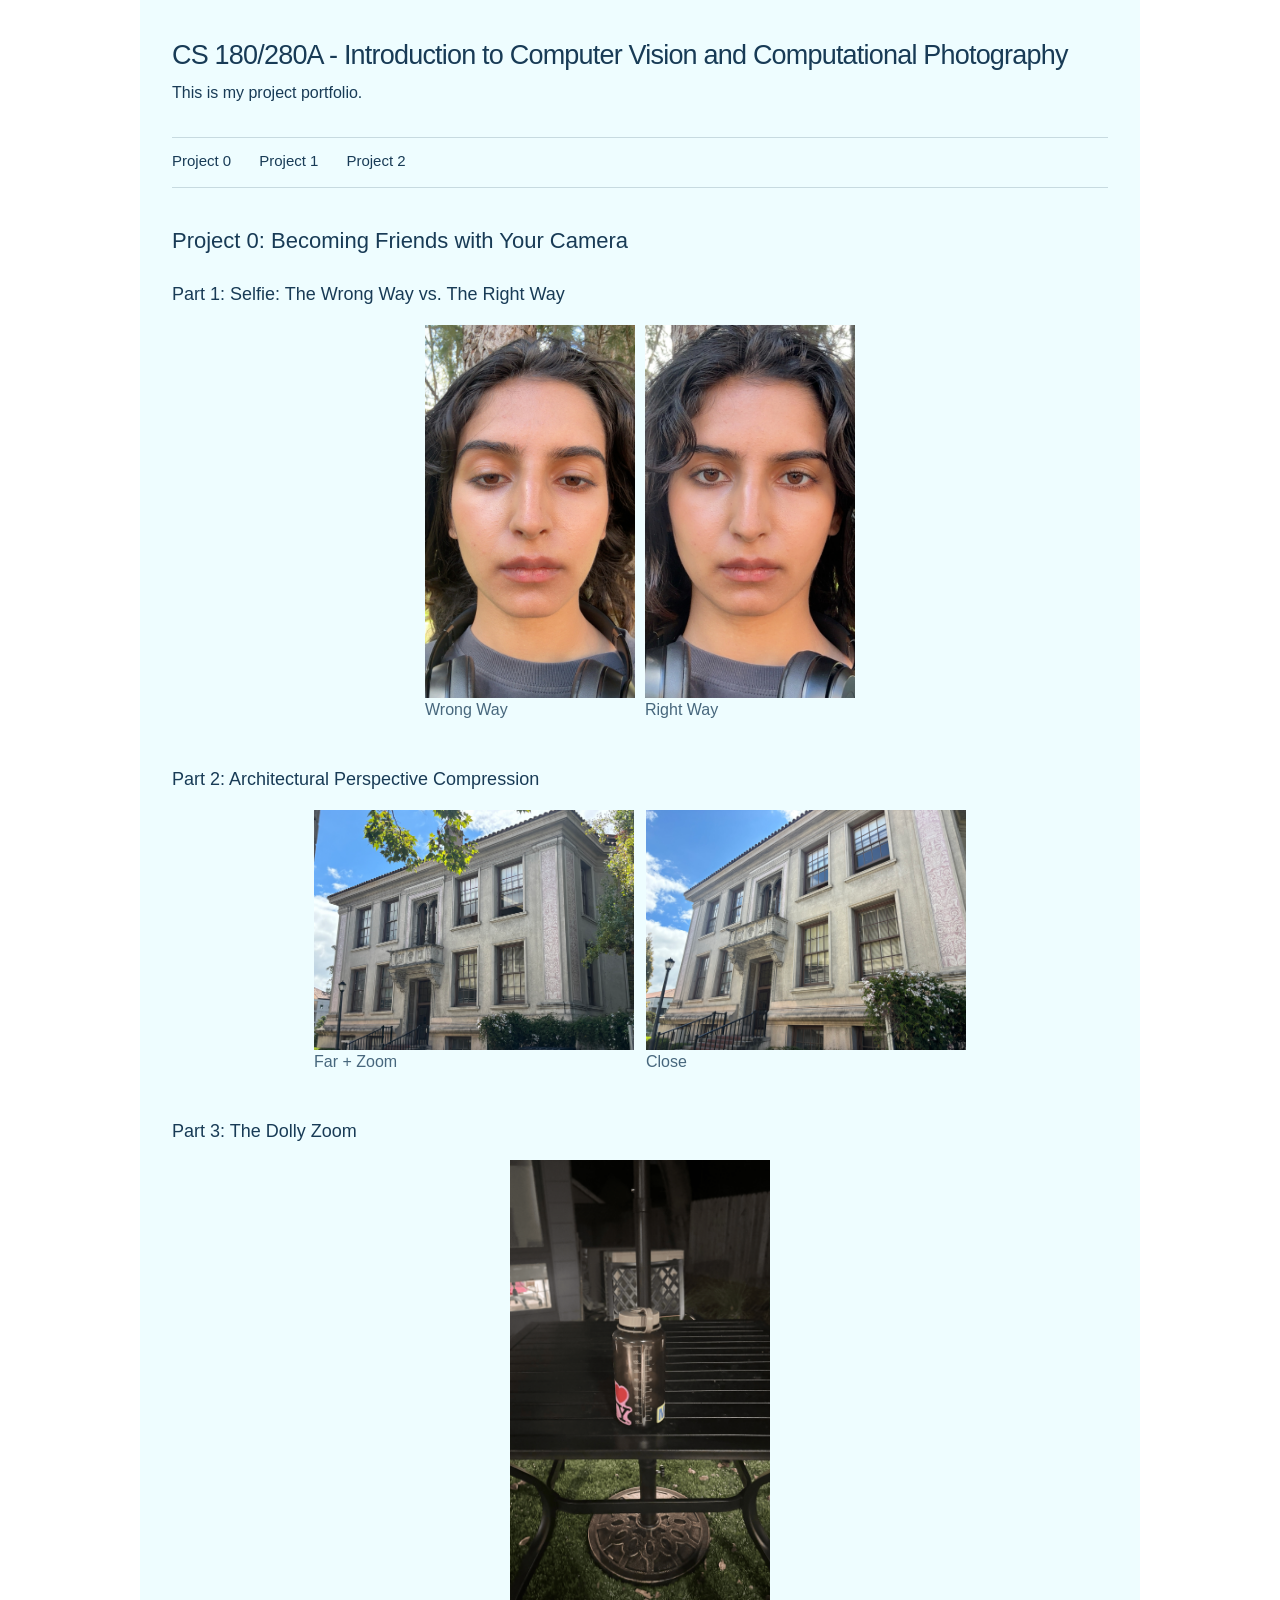
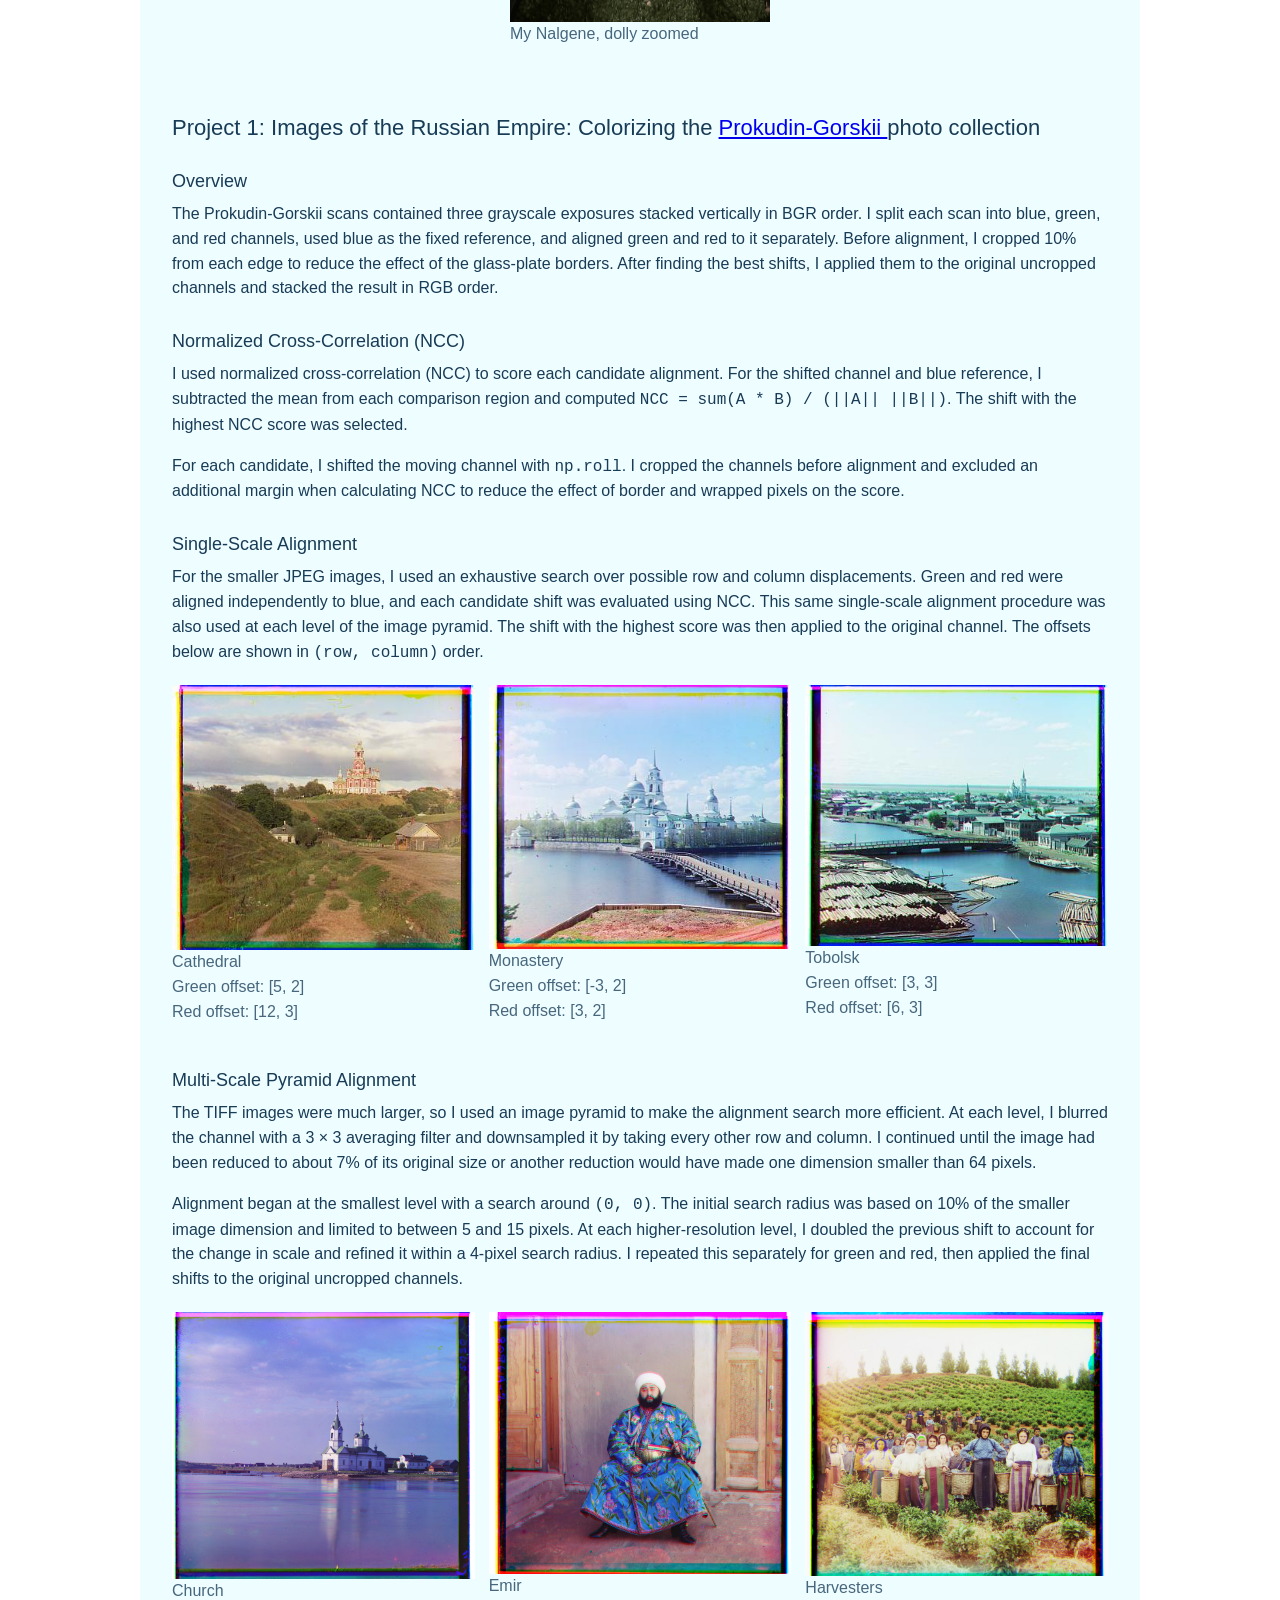
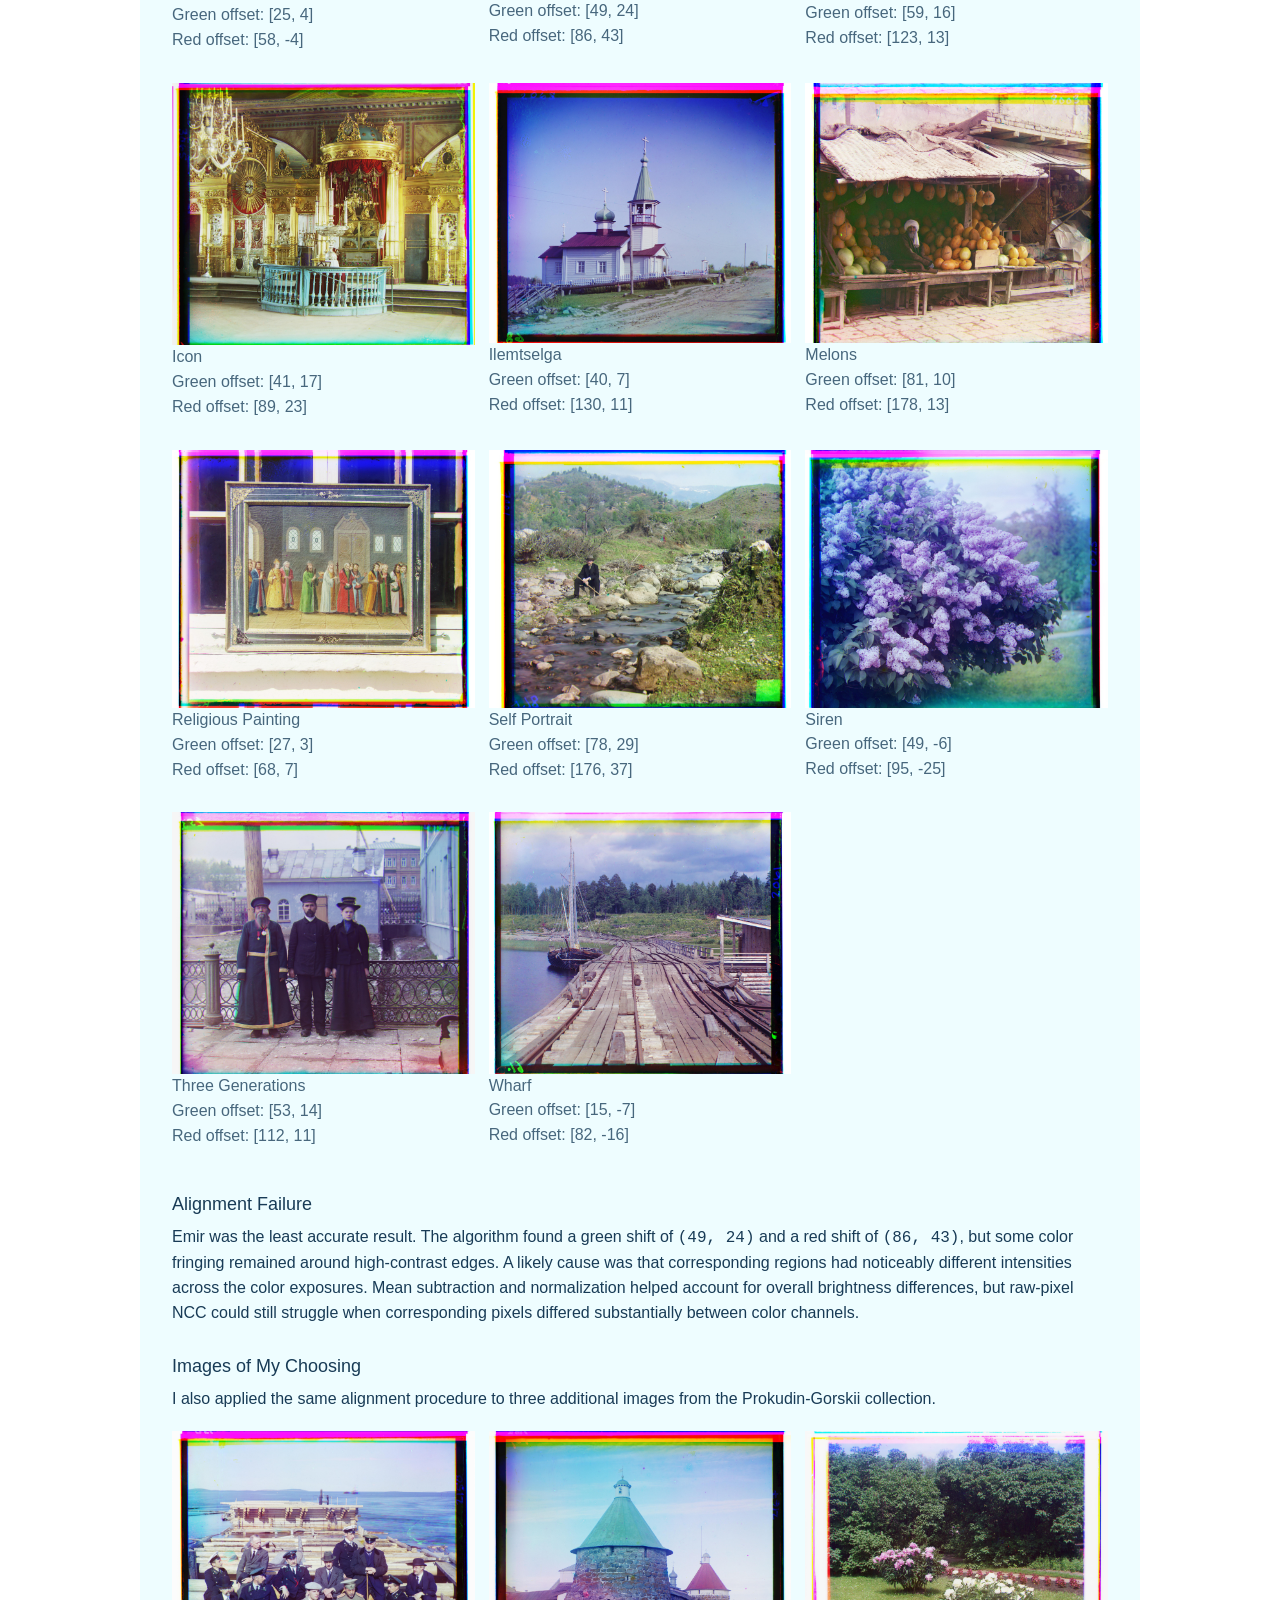
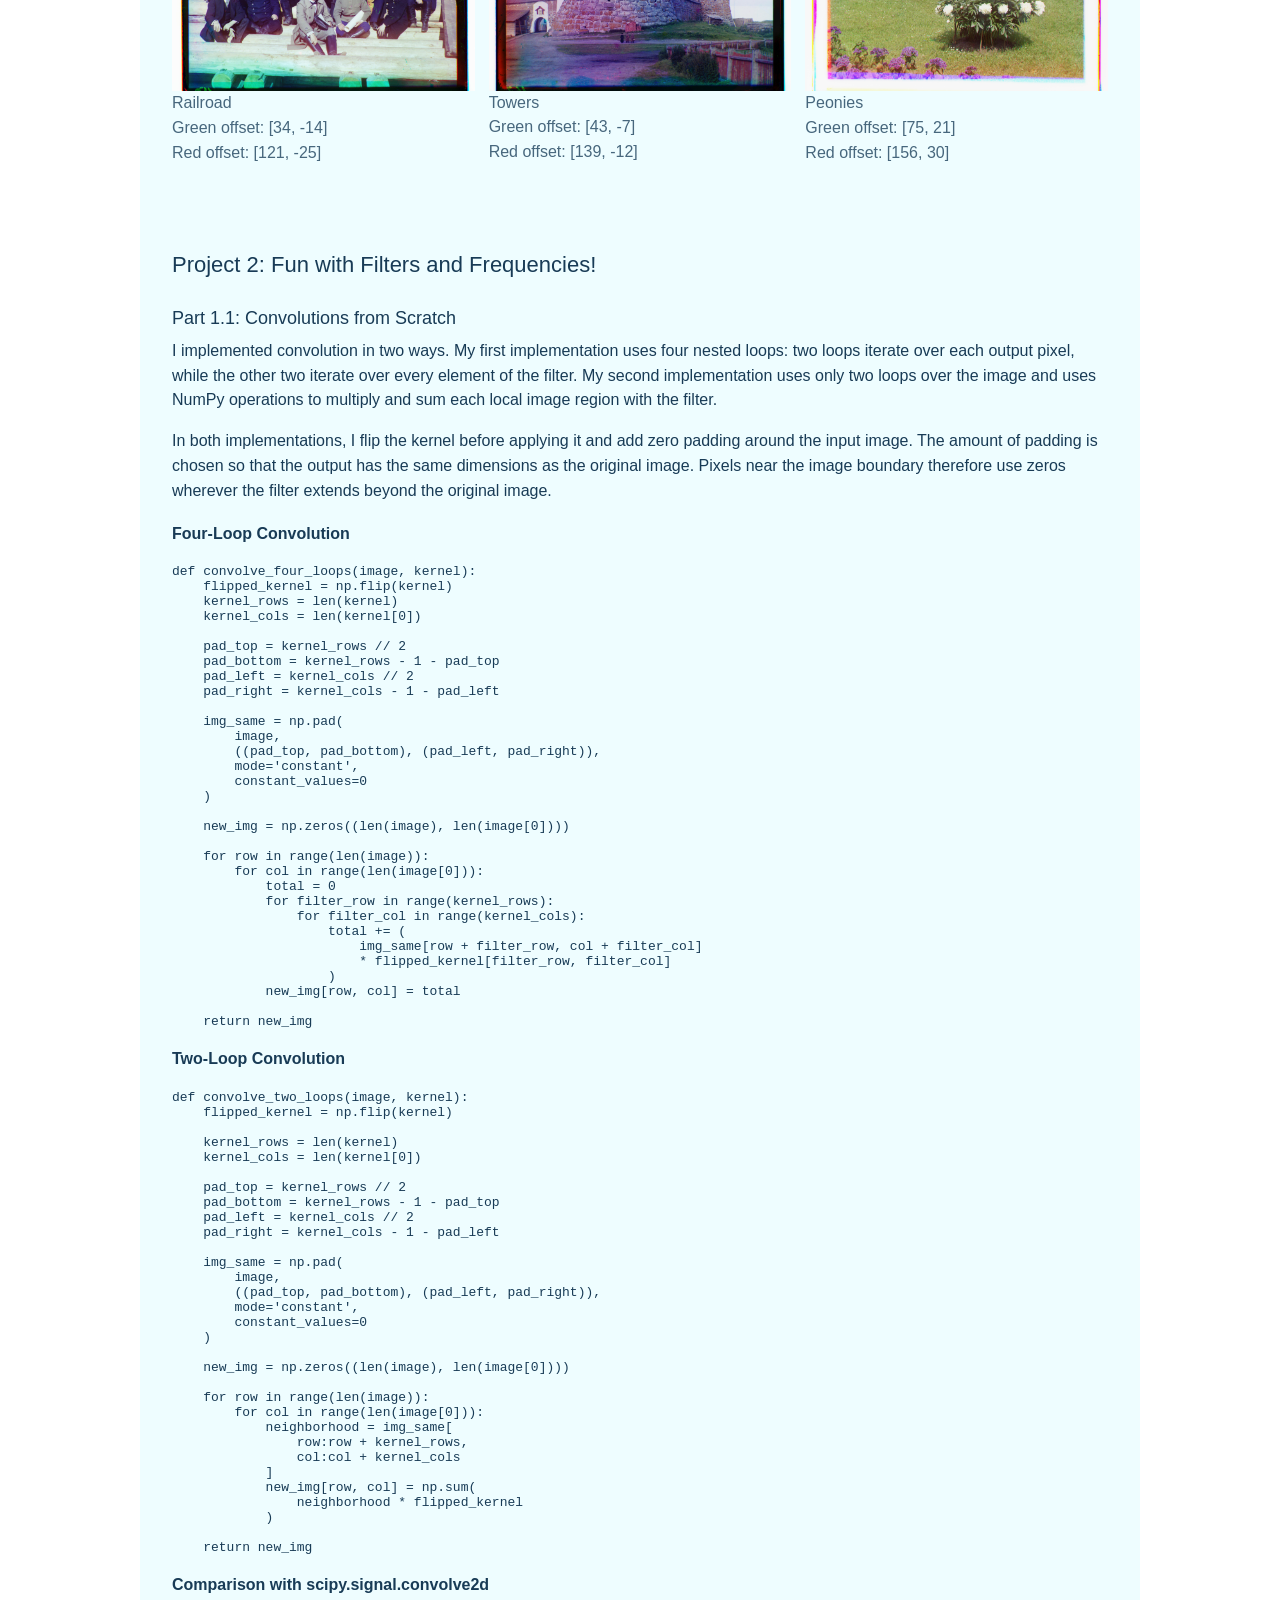
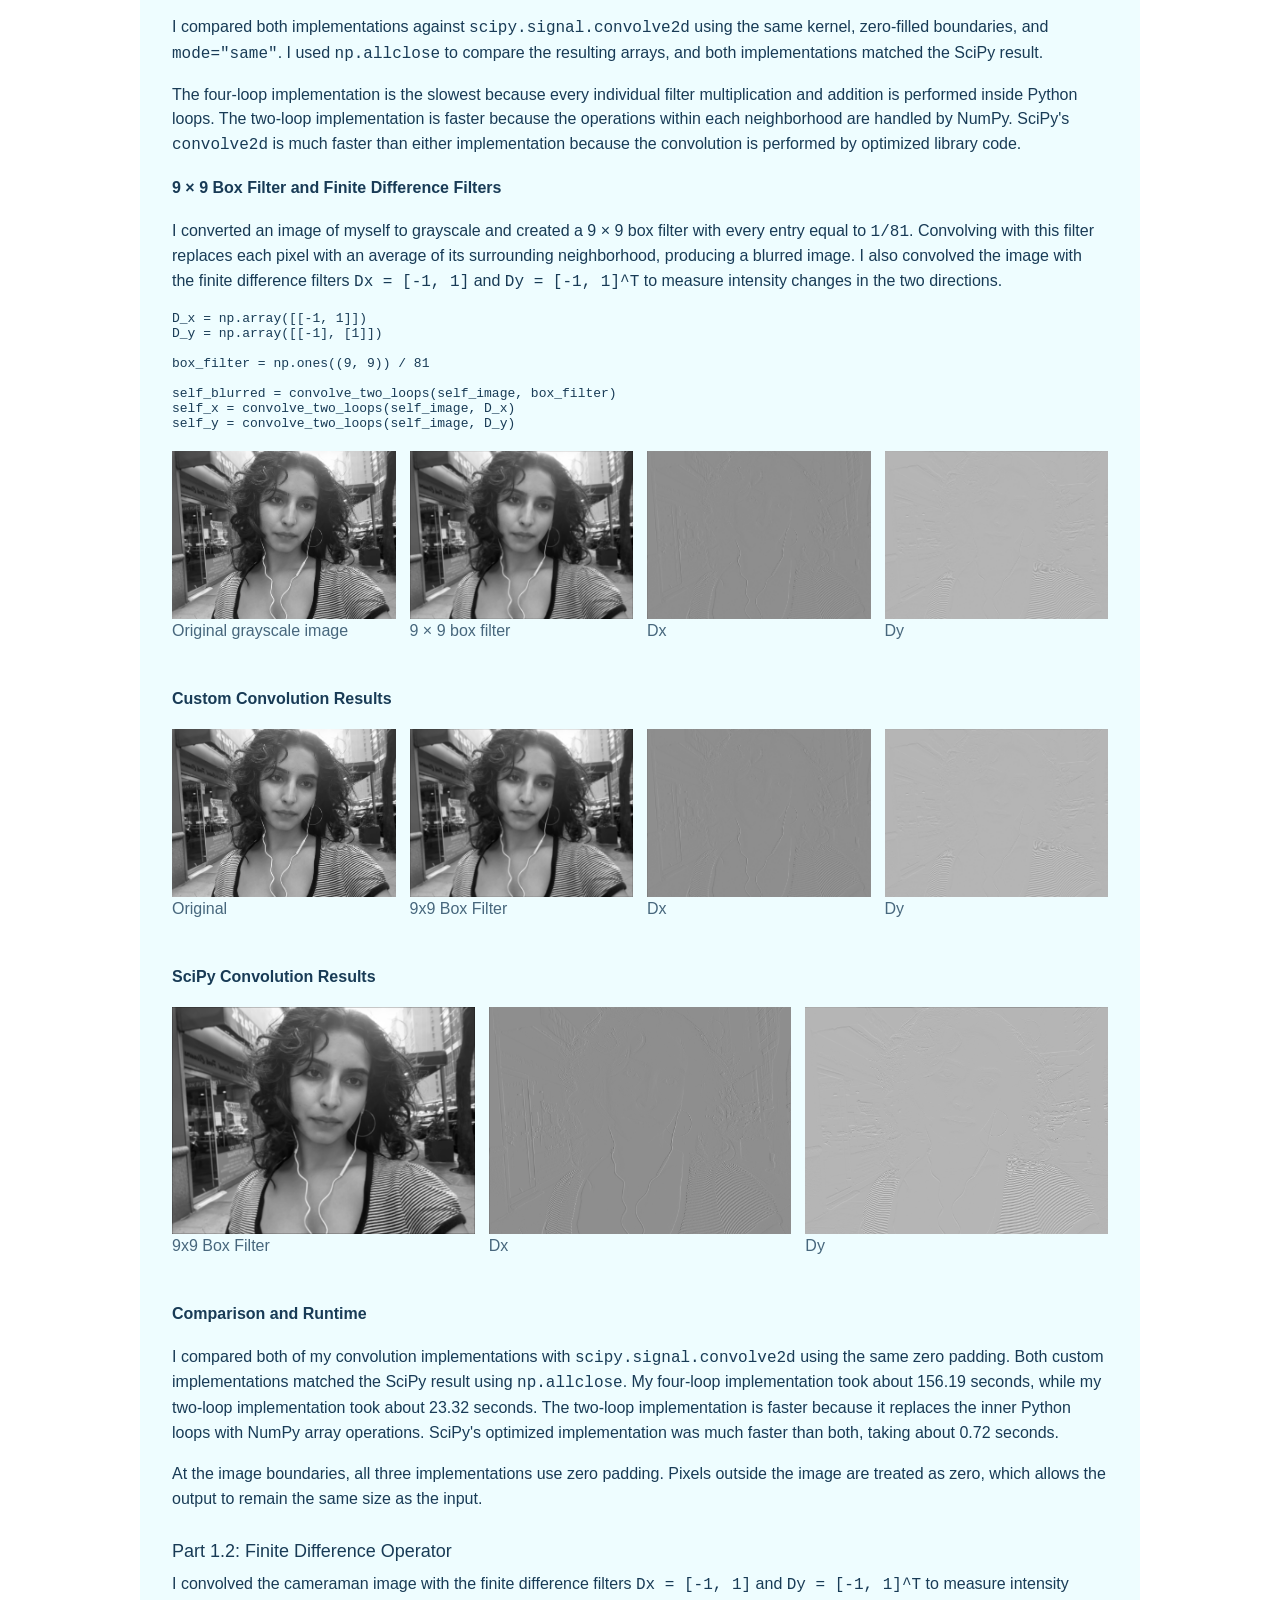
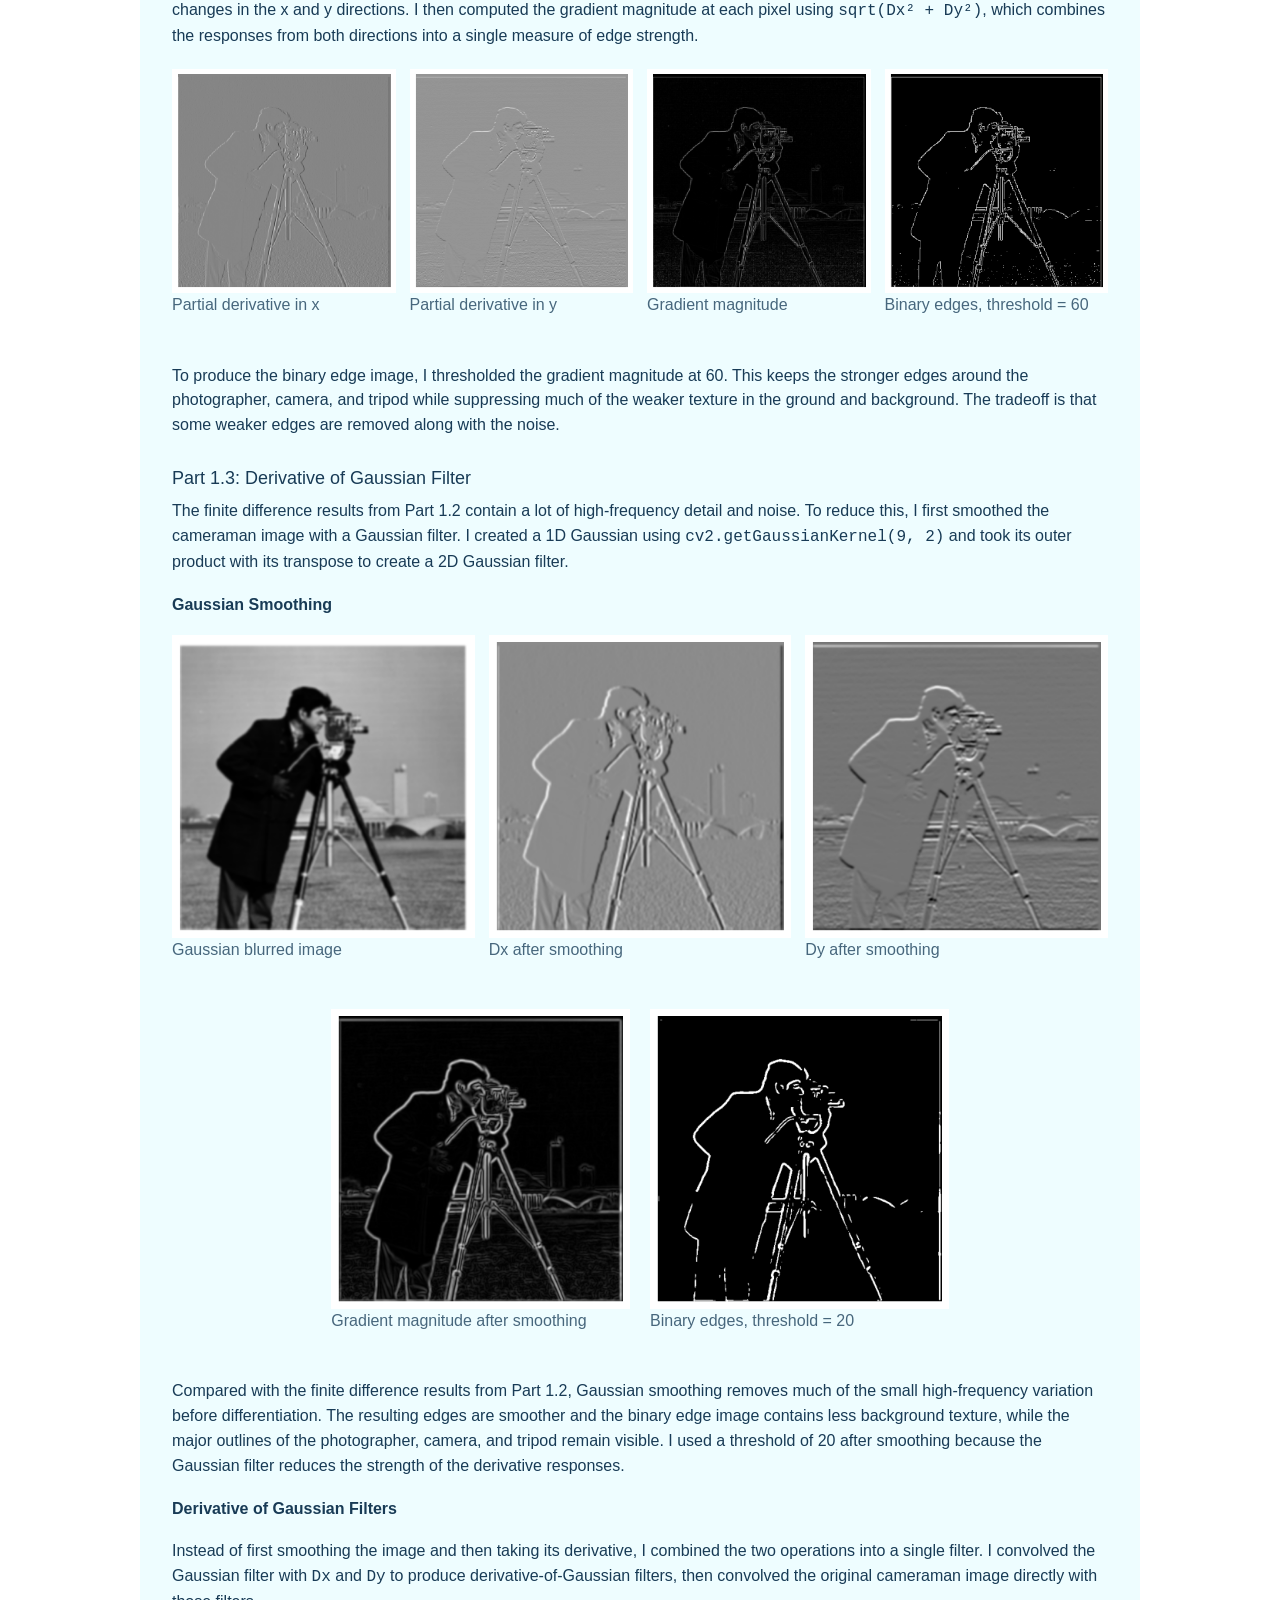
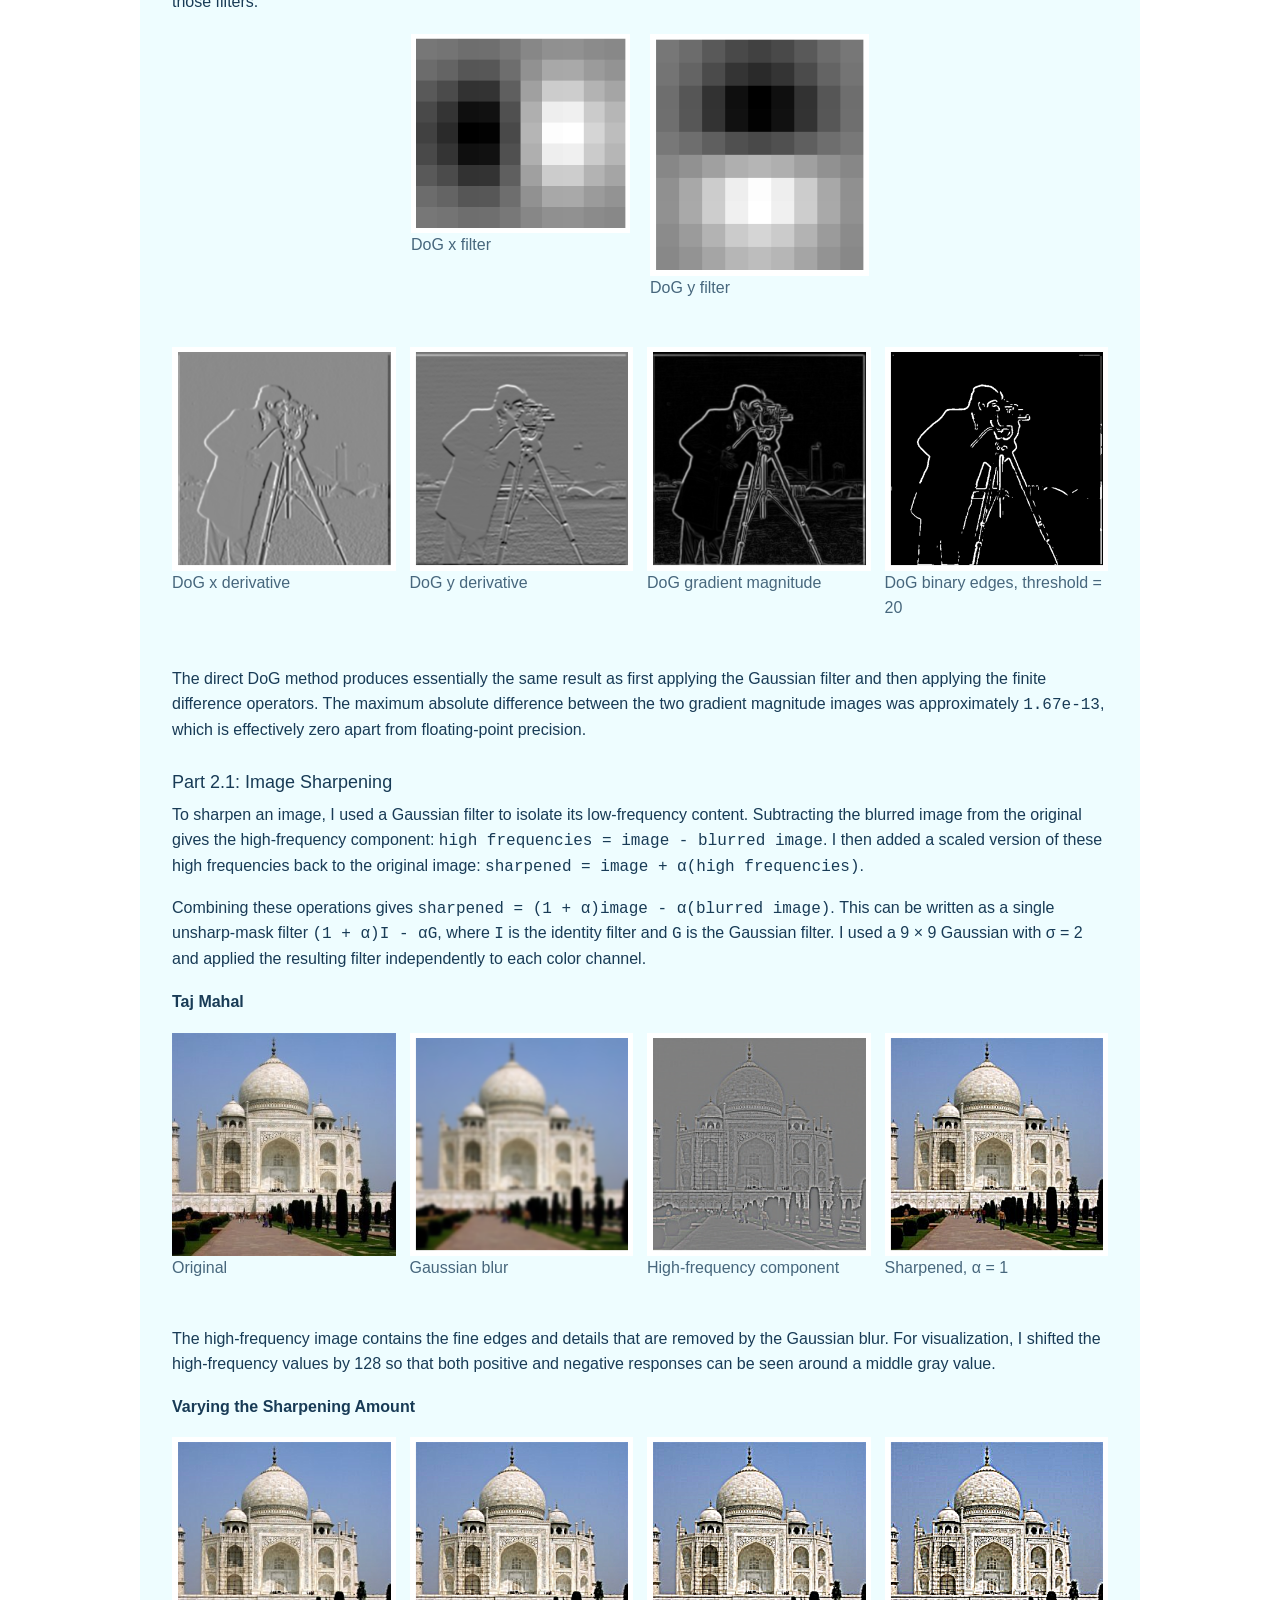
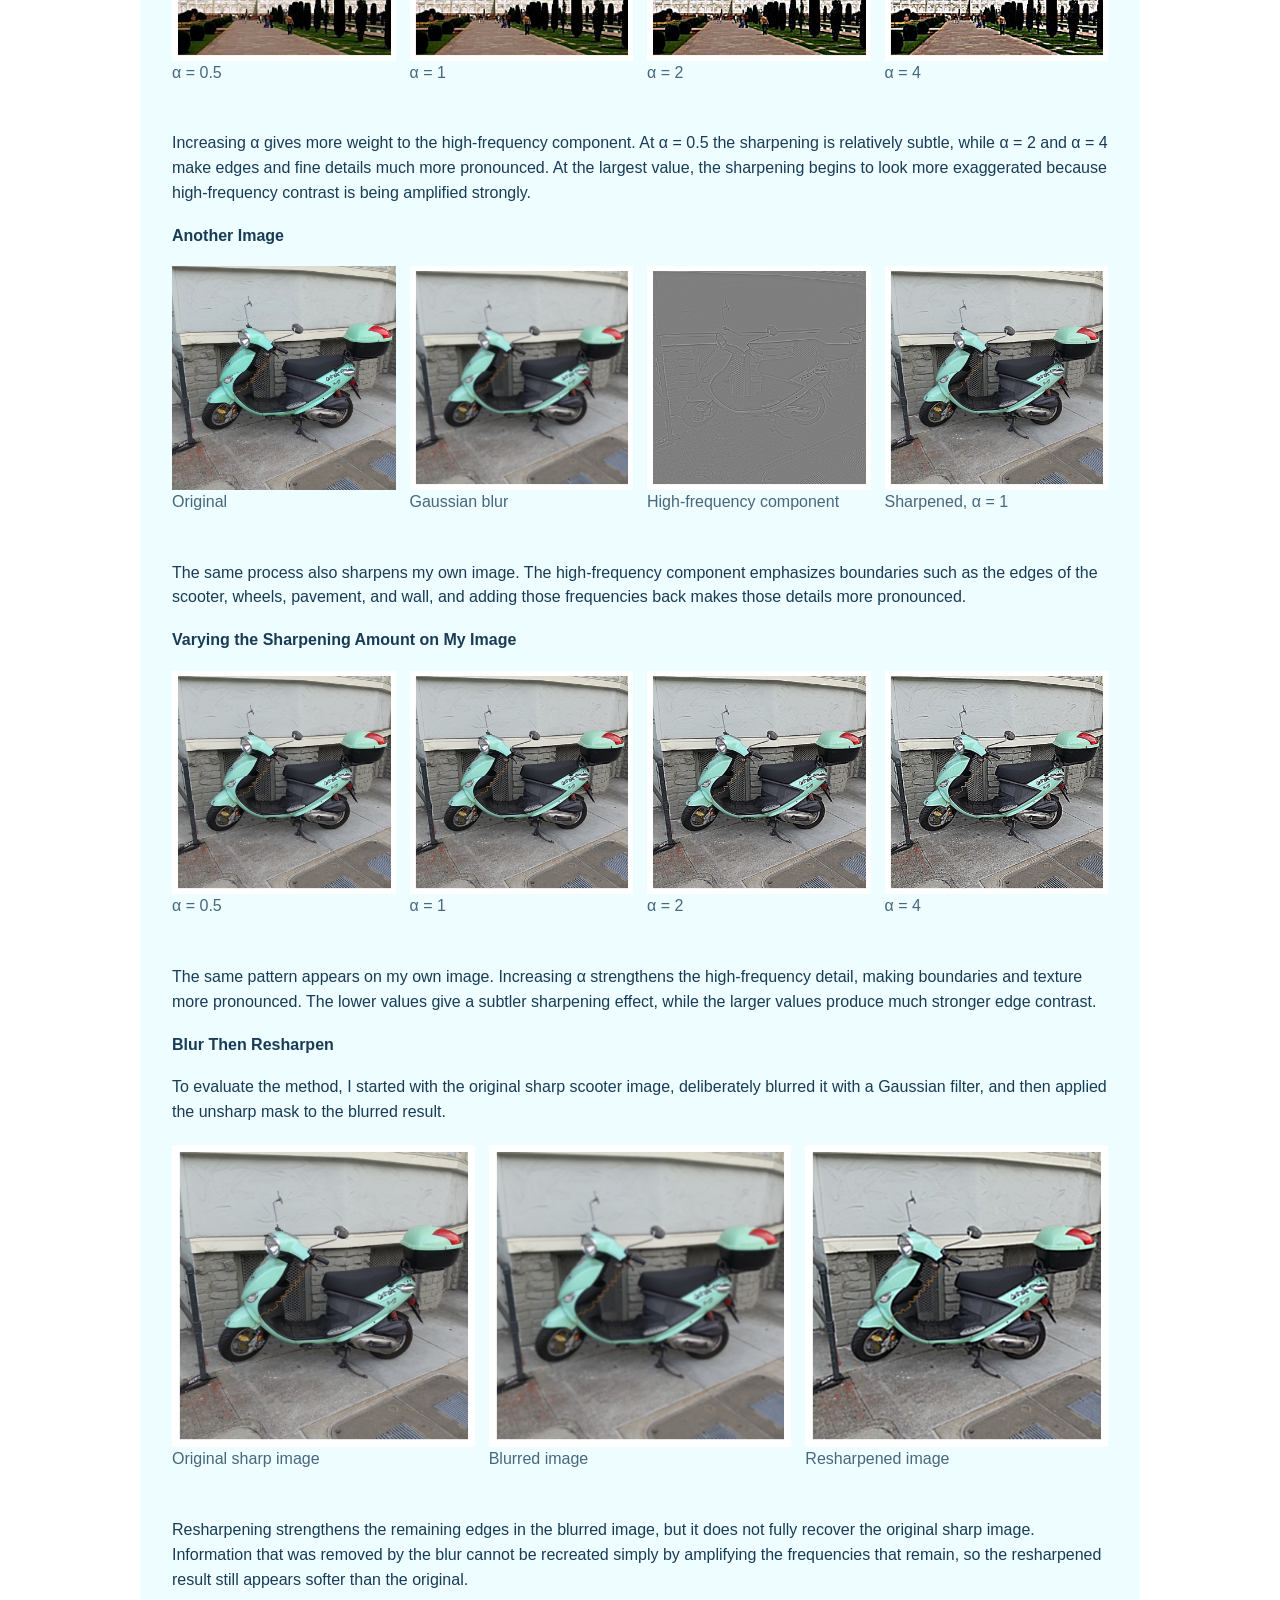
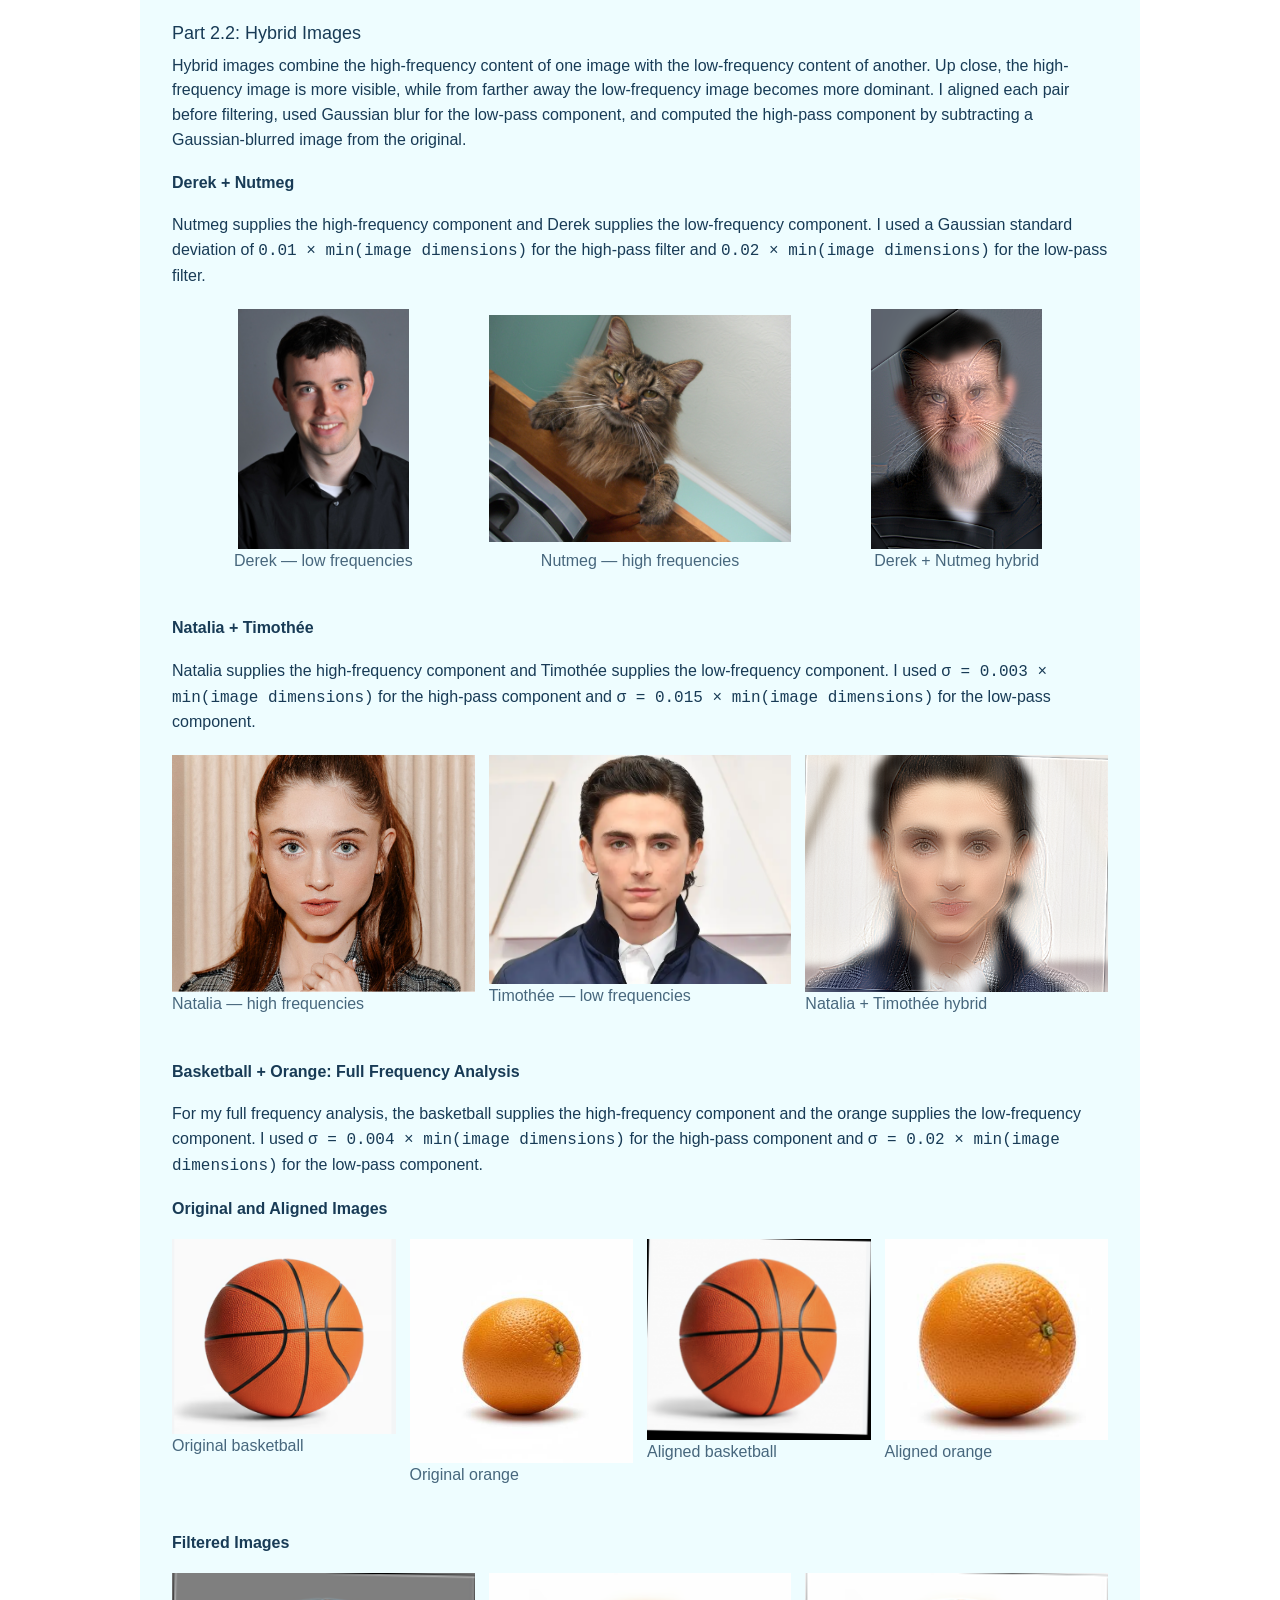
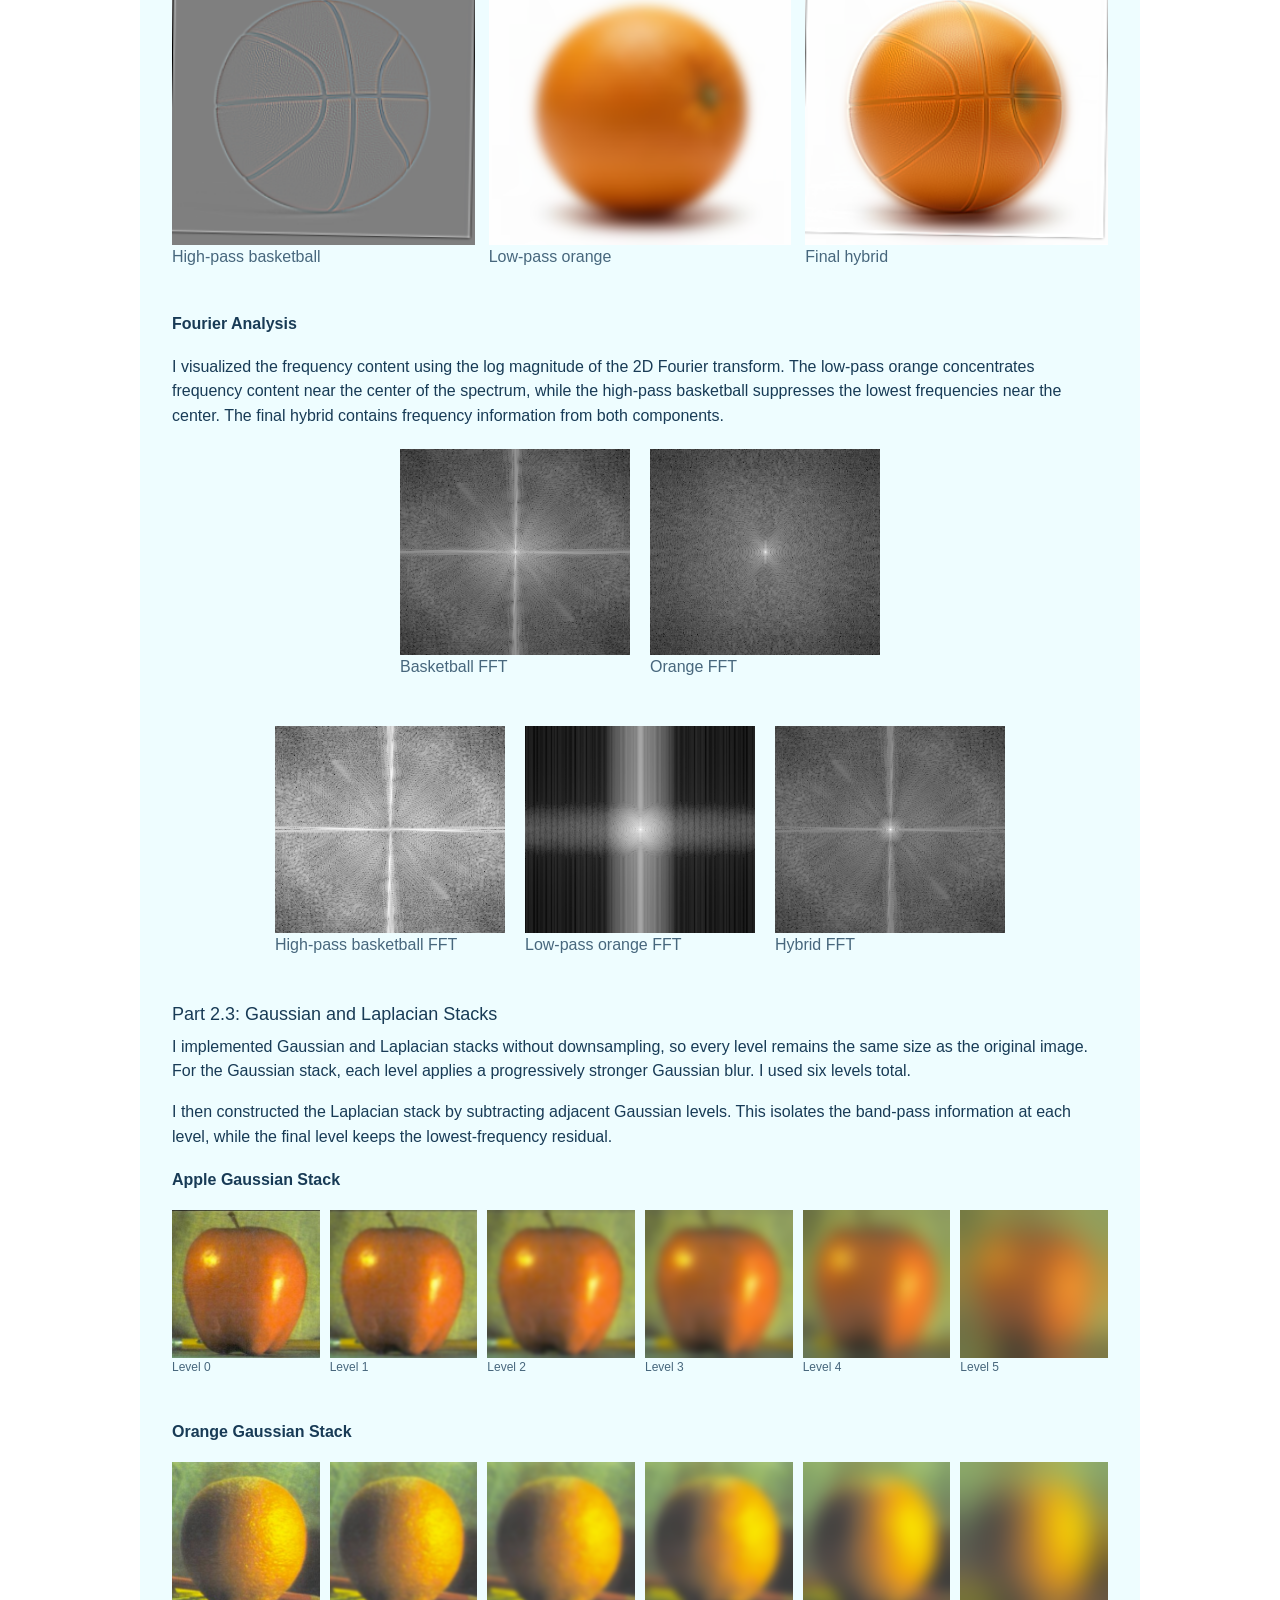
<file: index_before_1_1_fix.html>
<!DOCTYPE html>
<html lang="en">

<head>
  <meta charset="UTF-8">
  <meta name="viewport" content="width=device-width, initial-scale=1.0">
  <title>Riya Sehgal - CS 180/280A</title>
  <link rel="stylesheet" href="./style.css">
</head>

<body>
  <main class="page">

    <section class="intro-header">
      <h1>CS 180/280A - Introduction to Computer Vision and Computational Photography</h1>
      <p>This is my project portfolio.</p>
    </section>

    <nav class="project-nav">
      <a href="#project0" class="project-tab active">Project 0</a>
      <a href="#project1" class="project-tab">Project 1</a>
      <a href="#project2" class="project-tab">Project 2</a>
    </nav>

    <section class="project" id="project0">
      <h2>Project 0: Becoming Friends with Your Camera</h2>

      <div class="project-content">

        <h3>Part 1: Selfie: The Wrong Way vs. The Right Way</h3>

        <div class="image-grid part1-images">
          <div class="figure">
            <img src="./media/wrong-way.jpg" alt="Wrong way selfie">
            <p class="caption">Wrong Way</p>
          </div>

          <div class="figure">
            <img src="./media/right-way.jpg" alt="Right way selfie">
            <p class="caption">Right Way</p>
          </div>
        </div>

        <h3>Part 2: Architectural Perspective Compression</h3>

        <div class="image-grid part2-images">
          <div class="figure">
            <img src="./media/far-zoom.jpg" alt="Far away zoomed in">
            <p class="caption">Far + Zoom</p>
          </div>

          <div class="figure">
            <img src="./media/close.jpg" alt="Close view">
            <p class="caption">Close</p>
          </div>
        </div>

        <h3>Part 3: The Dolly Zoom</h3>

        <div class="dolly-zoom">
          <img src="./media/dolly-zoom.gif" alt="Dolly zoom effect">
          <p class="caption">My Nalgene, dolly zoomed</p>
        </div>

      </div>
    </section>


    <section class="project" id="project1">

      <h2>
        Project 1: Images of the Russian Empire: Colorizing the
        <a href="https://www.loc.gov/collections/prokudin-gorskii/" target="_blank">
          Prokudin-Gorskii
        </a>
        photo collection
      </h2>

      <div class="project-content">

        <h3>Overview</h3>
        <p>
          The Prokudin-Gorskii scans contained three grayscale exposures stacked vertically in BGR order. I split each scan into blue, green, and red channels, used blue as the fixed reference, and aligned green and red to it separately. Before alignment, I cropped 10% from each edge to reduce the effect of the glass-plate borders. After finding the best shifts, I applied them to the original uncropped channels and stacked the result in RGB order.
        </p>

        <h3>Normalized Cross-Correlation (NCC)</h3>
        <p>
          I used normalized cross-correlation (NCC) to score each candidate alignment. For the shifted channel and blue reference, I subtracted the mean from each comparison region and computed <code>NCC = sum(A * B) / (||A|| ||B||)</code>. The shift with the highest NCC score was selected.
        </p>
        <p>
          For each candidate, I shifted the moving channel with <code>np.roll</code>. I cropped the channels before alignment and excluded an additional margin when calculating NCC to reduce the effect of border and wrapped pixels on the score.
        </p>

        <h3>Single-Scale Alignment</h3>
        <p>
          For the smaller JPEG images, I used an exhaustive search over possible row and column displacements. Green and red were aligned independently to blue, and each candidate shift was evaluated using NCC. This same single-scale alignment procedure was also used at each level of the image pyramid. The shift with the highest score was then applied to the original channel. The offsets below are shown in <code>(row, column)</code> order.
        </p>

        <div class="image-grid three">

          <div class="figure">
            <img src="./1/cathedral_color.jpg" alt="Cathedral">
            <p class="caption">
              Cathedral<br>
              Green offset: [x, y]<br>
              Red offset: [x, y]
            </p>
          </div>

          <div class="figure">
            <img src="./1/monastery_color.jpg" alt="Monastery">
            <p class="caption">
              Monastery<br>
              Green offset: [x, y]<br>
              Red offset: [x, y]
            </p>
          </div>

          <div class="figure">
            <img src="./1/tobolsk_color.jpg" alt="Tobolsk">
            <p class="caption">
              Tobolsk<br>
              Green offset: [x, y]<br>
              Red offset: [x, y]
            </p>
          </div>

        </div>


        <h3>Multi-Scale Pyramid Alignment</h3>
        <p>
          The TIFF images were much larger, so I used an image pyramid to make the alignment search more efficient. At each level, I blurred the channel with a 3 × 3 averaging filter and downsampled it by taking every other row and column. I continued until the image had been reduced to about 7% of its original size or another reduction would have made one dimension smaller than 64 pixels.
        </p>
        <p>
          Alignment began at the smallest level with a search around <code>(0, 0)</code>. The initial search radius was based on 10% of the smaller image dimension and limited to between 5 and 15 pixels. At each higher-resolution level, I doubled the previous shift to account for the change in scale and refined it within a 4-pixel search radius. I repeated this separately for green and red, then applied the final shifts to the original uncropped channels.
        </p>

        <div class="image-grid three">

          <div class="figure">
            <img src="./1/church_color.jpg" alt="Church">
            <p class="caption">
              Church<br>
              Green offset: [x, y]<br>
              Red offset: [x, y]
            </p>
          </div>

          <div class="figure">
            <img src="./1/emir_color.jpg" alt="Emir">
            <p class="caption">
              Emir<br>
              Green offset: [x, y]<br>
              Red offset: [x, y]
            </p>
          </div>

          <div class="figure">
            <img src="./1/harvesters_color.jpg" alt="Harvesters">
            <p class="caption">
              Harvesters<br>
              Green offset: [x, y]<br>
              Red offset: [x, y]
            </p>
          </div>

          <div class="figure">
            <img src="./1/icon_color.jpg" alt="Icon">
            <p class="caption">
              Icon<br>
              Green offset: [x, y]<br>
              Red offset: [x, y]
            </p>
          </div>

          <div class="figure">
            <img src="./1/ilemselga_color.jpg" alt="Ilemtselga">
            <p class="caption">
              Ilemtselga<br>
              Green offset: [x, y]<br>
              Red offset: [x, y]
            </p>
          </div>

          <div class="figure">
            <img src="./1/melons_color.jpg" alt="Melons">
            <p class="caption">
              Melons<br>
              Green offset: [x, y]<br>
              Red offset: [x, y]
            </p>
          </div>

          <div class="figure">
            <img src="./1/religous_painting_color.jpg" alt="Religious Painting">
            <p class="caption">
              Religious Painting<br>
              Green offset: [x, y]<br>
              Red offset: [x, y]
            </p>
          </div>

          <div class="figure">
            <img src="./1/self_portrait_color.jpg" alt="Self Portrait">
            <p class="caption">
              Self Portrait<br>
              Green offset: [x, y]<br>
              Red offset: [x, y]
            </p>
          </div>

          <div class="figure">
            <img src="./1/siren_color.jpg" alt="Siren">
            <p class="caption">
              Siren<br>
              Green offset: [x, y]<br>
              Red offset: [x, y]
            </p>
          </div>

          <div class="figure">
            <img src="./1/three_generations_color.jpg" alt="Three Generations">
            <p class="caption">
              Three Generations<br>
              Green offset: [x, y]<br>
              Red offset: [x, y]
            </p>
          </div>

          <div class="figure">
            <img src="./1/wharf_color.jpg" alt="Wharf">
            <p class="caption">
              Wharf<br>
              Green offset: [x, y]<br>
              Red offset: [x, y]
            </p>
          </div>

        </div>


        <h3>Alignment Failure</h3>
        <p>
          Emir was the least accurate result. The algorithm found a green shift of <code>(49, 24)</code> and a red shift of <code>(86, 43)</code>, but some color fringing remained around high-contrast edges. A likely cause was that corresponding regions had noticeably different intensities across the color exposures. Mean subtraction and normalization helped account for overall brightness differences, but raw-pixel NCC could still struggle when corresponding pixels differed substantially between color channels.
        </p>

        <h3>Images of My Choosing</h3>
        <p>
          I also applied the same alignment procedure to three additional images from the Prokudin-Gorskii collection.
        </p>

        <div class="image-grid three">

          <div class="figure">
            <img src="./1/railroad_color.jpg" alt="Railroad">
            <p class="caption">
              Railroad<br>
              Green offset: [x, y]<br>
              Red offset: [x, y]
            </p>
          </div>

          <div class="figure">
            <img src="./1/towers_color.jpg" alt="Towers">
            <p class="caption">
              Towers<br>
              Green offset: [x, y]<br>
              Red offset: [x, y]
            </p>
          </div>

          <div class="figure">
            <img src="./1/peonies_color.jpg" alt="Peonies">
            <p class="caption">
              Peonies<br>
              Green offset: [x, y]<br>
              Red offset: [x, y]
            </p>
          </div>

        </div>

      </div>
    </section>


    <section class="project" id="project2">

      <h2>Project 2: Fun with Filters and Frequencies!</h2>

      <div class="project-content">


        <h3>Part 1.1: Convolutions from Scratch</h3>

        <p>
          I implemented convolution in two ways. My first implementation uses
          four nested loops: two loops iterate over each output pixel, while
          the other two iterate over every element of the filter. My second
          implementation uses only two loops over the image and uses NumPy
          operations to multiply and sum each local image region with the
          filter.
        </p>

        <p>
          In both implementations, I flip the kernel before applying it and
          add zero padding around the input image. The amount of padding is
          chosen so that the output has the same dimensions as the original
          image. Pixels near the image boundary therefore use zeros wherever
          the filter extends beyond the original image.
        </p>


        <h4>Four-Loop Convolution</h4>

        <pre><code>def convolve_four_loops(image, kernel):
    flipped_kernel = np.flip(kernel)
    kernel_rows = len(kernel)
    kernel_cols = len(kernel[0])

    pad_top = kernel_rows // 2
    pad_bottom = kernel_rows - 1 - pad_top
    pad_left = kernel_cols // 2
    pad_right = kernel_cols - 1 - pad_left

    img_same = np.pad(
        image,
        ((pad_top, pad_bottom), (pad_left, pad_right)),
        mode='constant',
        constant_values=0
    )

    new_img = np.zeros((len(image), len(image[0])))

    for row in range(len(image)):
        for col in range(len(image[0])):
            total = 0
            for filter_row in range(kernel_rows):
                for filter_col in range(kernel_cols):
                    total += (
                        img_same[row + filter_row, col + filter_col]
                        * flipped_kernel[filter_row, filter_col]
                    )
            new_img[row, col] = total

    return new_img</code></pre>


        <h4>Two-Loop Convolution</h4>

        <pre><code>def convolve_two_loops(image, kernel):
    flipped_kernel = np.flip(kernel)

    kernel_rows = len(kernel)
    kernel_cols = len(kernel[0])

    pad_top = kernel_rows // 2
    pad_bottom = kernel_rows - 1 - pad_top
    pad_left = kernel_cols // 2
    pad_right = kernel_cols - 1 - pad_left

    img_same = np.pad(
        image,
        ((pad_top, pad_bottom), (pad_left, pad_right)),
        mode='constant',
        constant_values=0
    )

    new_img = np.zeros((len(image), len(image[0])))

    for row in range(len(image)):
        for col in range(len(image[0])):
            neighborhood = img_same[
                row:row + kernel_rows,
                col:col + kernel_cols
            ]
            new_img[row, col] = np.sum(
                neighborhood * flipped_kernel
            )

    return new_img</code></pre>


        <h4>Comparison with scipy.signal.convolve2d</h4>

        <p>
          I compared both implementations against
          <code>scipy.signal.convolve2d</code> using the same kernel,
          zero-filled boundaries, and <code>mode="same"</code>. I used
          <code>np.allclose</code> to compare the resulting arrays, and both
          implementations matched the SciPy result.
        </p>

        <p>
          The four-loop implementation is the slowest because every individual
          filter multiplication and addition is performed inside Python loops.
          The two-loop implementation is faster because the operations within
          each neighborhood are handled by NumPy. SciPy's
          <code>convolve2d</code> is much faster than either implementation
          because the convolution is performed by optimized library code.
        </p>


        <h4>9 × 9 Box Filter and Finite Difference Filters</h4>

        <p>
          I converted an image of myself to grayscale and created a 9 × 9 box
          filter with every entry equal to <code>1/81</code>. Convolving with
          this filter replaces each pixel with an average of its surrounding
          neighborhood, producing a blurred image. I also convolved the image
          with the finite difference filters
          <code>Dx = [-1, 1]</code> and
          <code>Dy = [-1, 1]^T</code> to measure intensity changes in the two
          directions.
        </p>

        <pre><code>D_x = np.array([[-1, 1]])
D_y = np.array([[-1], [1]])

box_filter = np.ones((9, 9)) / 81

self_blurred = convolve_two_loops(self_image, box_filter)
self_x = convolve_two_loops(self_image, D_x)
self_y = convolve_two_loops(self_image, D_y)</code></pre>


        <div class="image-grid four">

          <div class="figure">
            <img src="./2/1.1/self_original.png" alt="Original grayscale self image">
            <p class="caption">Original grayscale image</p>
          </div>

          <div class="figure">
            <img src="./2/1.1/self_box_filter.png" alt="Self image after 9 by 9 box filter">
            <p class="caption">9 × 9 box filter</p>
          </div>

          <div class="figure">
            <img src="./2/1.1/self_x_derivative.png" alt="Self image x derivative">
            <p class="caption">Dx</p>
          </div>

          <div class="figure">
            <img src="./2/1.1/self_y_derivative.png" alt="Self image y derivative">
            <p class="caption">Dy</p>
          </div>

        </div>



        
        <h4>Custom Convolution Results</h4>

        <div class="image-grid four">
          <div class="figure">
            <img src="./2/1.1/self_original.png" alt="Original grayscale image">
            <p class="caption">Original</p>
          </div>

          <div class="figure">
            <img src="./2/1.1/self_box_filter.png" alt="Custom box filter result">
            <p class="caption">9x9 Box Filter</p>
          </div>

          <div class="figure">
            <img src="./2/1.1/self_x_derivative.png" alt="Custom x derivative">
            <p class="caption">Dx</p>
          </div>

          <div class="figure">
            <img src="./2/1.1/self_y_derivative.png" alt="Custom y derivative">
            <p class="caption">Dy</p>
          </div>
        </div>

        <h4>SciPy Convolution Results</h4>

        <div class="image-grid three">
          <div class="figure">
            <img src="./2/1.1/scipy_box_filter.png" alt="SciPy box filter result">
            <p class="caption">9x9 Box Filter</p>
          </div>

          <div class="figure">
            <img src="./2/1.1/scipy_x_derivative.png" alt="SciPy x derivative">
            <p class="caption">Dx</p>
          </div>

          <div class="figure">
            <img src="./2/1.1/scipy_y_derivative.png" alt="SciPy y derivative">
            <p class="caption">Dy</p>
          </div>
        </div>

        <h4>Comparison and Runtime</h4>

        <p>
          I compared both of my convolution implementations with
          <code>scipy.signal.convolve2d</code> using the same zero padding.
          Both custom implementations matched the SciPy result using
          <code>np.allclose</code>. My four-loop implementation took about
          156.19 seconds, while my two-loop implementation took about
          23.32 seconds. The two-loop implementation is faster because it
          replaces the inner Python loops with NumPy array operations.
          SciPy's optimized implementation was much faster than both,
          taking about 0.72 seconds.
        </p>

        <p>
          At the image boundaries, all three implementations use zero
          padding. Pixels outside the image are treated as zero, which allows
          the output to remain the same size as the input.
        </p>

<h3>Part 1.2: Finite Difference Operator</h3>

        <p>
          I convolved the cameraman image with the finite difference filters
          <code>Dx = [-1, 1]</code> and <code>Dy = [-1, 1]^T</code>
          to measure intensity changes in the x and y directions. I then
          computed the gradient magnitude at each pixel using
          <code>sqrt(Dx² + Dy²)</code>, which combines the responses from
          both directions into a single measure of edge strength.
        </p>

        <div class="image-grid four">

          <div class="figure">
            <img src="./2/1.2/x_derivative.png" alt="Cameraman x derivative">
            <p class="caption">Partial derivative in x</p>
          </div>

          <div class="figure">
            <img src="./2/1.2/y_derivative.png" alt="Cameraman y derivative">
            <p class="caption">Partial derivative in y</p>
          </div>

          <div class="figure">
            <img src="./2/1.2/gradient_magnitude.png" alt="Cameraman gradient magnitude">
            <p class="caption">Gradient magnitude</p>
          </div>

          <div class="figure">
            <img src="./2/1.2/binary_edges.png" alt="Thresholded cameraman edges">
            <p class="caption">Binary edges, threshold = 60</p>
          </div>

        </div>

        <p>
          To produce the binary edge image, I thresholded the gradient
          magnitude at 60. This keeps the stronger edges around the
          photographer, camera, and tripod while suppressing much of the
          weaker texture in the ground and background. The tradeoff is that
          some weaker edges are removed along with the noise.
        </p>



        <h3>Part 1.3: Derivative of Gaussian Filter</h3>

        <p>
          The finite difference results from Part 1.2 contain a lot of
          high-frequency detail and noise. To reduce this, I first smoothed
          the cameraman image with a Gaussian filter. I created a 1D Gaussian
          using <code>cv2.getGaussianKernel(9, 2)</code> and took its outer
          product with its transpose to create a 2D Gaussian filter.
        </p>


        <h4>Gaussian Smoothing</h4>

        <div class="image-grid three">

          <div class="figure">
            <img src="./2/1.3/gaussian_blur.png" alt="Gaussian blurred cameraman">
            <p class="caption">Gaussian blurred image</p>
          </div>

          <div class="figure">
            <img src="./2/1.3/blurred_x_derivative.png" alt="X derivative after Gaussian smoothing">
            <p class="caption">Dx after smoothing</p>
          </div>

          <div class="figure">
            <img src="./2/1.3/blurred_y_derivative.png" alt="Y derivative after Gaussian smoothing">
            <p class="caption">Dy after smoothing</p>
          </div>

        </div>


        <div class="image-grid two-match-three">

          <div class="figure">
            <img src="./2/1.3/blurred_gradient_magnitude.png" alt="Gradient magnitude after smoothing">
            <p class="caption">Gradient magnitude after smoothing</p>
          </div>

          <div class="figure">
            <img src="./2/1.3/blurred_binary_edges.png" alt="Binary edges after smoothing">
            <p class="caption">Binary edges, threshold = 20</p>
          </div>

        </div>

        <p>
          Compared with the finite difference results from Part 1.2, Gaussian
          smoothing removes much of the small high-frequency variation before
          differentiation. The resulting edges are smoother and the binary
          edge image contains less background texture, while the major
          outlines of the photographer, camera, and tripod remain visible.
          I used a threshold of 20 after smoothing because the Gaussian filter
          reduces the strength of the derivative responses.
        </p>


        <h4>Derivative of Gaussian Filters</h4>

        <p>
          Instead of first smoothing the image and then taking its derivative,
          I combined the two operations into a single filter. I convolved the
          Gaussian filter with <code>Dx</code> and <code>Dy</code> to produce
          derivative-of-Gaussian filters, then convolved the original cameraman
          image directly with those filters.
        </p>


        <div class="image-grid two-match-four">

          <div class="figure">
            <img src="./2/1.3/DoG_x_filter.png" alt="Derivative of Gaussian x filter">
            <p class="caption">DoG x filter</p>
          </div>

          <div class="figure">
            <img src="./2/1.3/DoG_y_filter.png" alt="Derivative of Gaussian y filter">
            <p class="caption">DoG y filter</p>
          </div>

        </div>


        <div class="image-grid four">

          <div class="figure">
            <img src="./2/1.3/DoG_x_derivative.png" alt="DoG x derivative">
            <p class="caption">DoG x derivative</p>
          </div>

          <div class="figure">
            <img src="./2/1.3/DoG_y_derivative.png" alt="DoG y derivative">
            <p class="caption">DoG y derivative</p>
          </div>

          <div class="figure">
            <img src="./2/1.3/DoG_gradient_magnitude.png" alt="DoG gradient magnitude">
            <p class="caption">DoG gradient magnitude</p>
          </div>

          <div class="figure">
            <img src="./2/1.3/DoG_binary_edges.png" alt="DoG binary edges">
            <p class="caption">DoG binary edges, threshold = 20</p>
          </div>

        </div>

        <p>
          The direct DoG method produces essentially the same result as first
          applying the Gaussian filter and then applying the finite difference
          operators. The maximum absolute difference between the two gradient
          magnitude images was approximately <code>1.67e-13</code>, which is
          effectively zero apart from floating-point precision.
        </p>



        <h3>Part 2.1: Image Sharpening</h3>

        <p>
          To sharpen an image, I used a Gaussian filter to isolate its
          low-frequency content. Subtracting the blurred image from the
          original gives the high-frequency component:
          <code>high frequencies = image - blurred image</code>.
          I then added a scaled version of these high frequencies back to
          the original image:
          <code>sharpened = image + α(high frequencies)</code>.
        </p>

        <p>
          Combining these operations gives
          <code>sharpened = (1 + α)image - α(blurred image)</code>.
          This can be written as a single unsharp-mask filter
          <code>(1 + α)I - αG</code>, where <code>I</code> is the
          identity filter and <code>G</code> is the Gaussian filter.
          I used a 9 × 9 Gaussian with σ = 2 and applied the resulting
          filter independently to each color channel.
        </p>


        <h4>Taj Mahal</h4>

        <div class="image-grid four">

          <div class="figure">
            <img src="./2/2.1/taj.jpg" alt="Original Taj Mahal">
            <p class="caption">Original</p>
          </div>

          <div class="figure">
            <img src="./2/2.1/taj_blurred.png" alt="Blurred Taj Mahal">
            <p class="caption">Gaussian blur</p>
          </div>

          <div class="figure">
            <img src="./2/2.1/taj_high_frequency.png" alt="Taj Mahal high frequencies">
            <p class="caption">High-frequency component</p>
          </div>

          <div class="figure">
            <img src="./2/2.1/taj_sharpened.png" alt="Sharpened Taj Mahal">
            <p class="caption">Sharpened, α = 1</p>
          </div>

        </div>

        <p>
          The high-frequency image contains the fine edges and details that
          are removed by the Gaussian blur. For visualization, I shifted the
          high-frequency values by 128 so that both positive and negative
          responses can be seen around a middle gray value.
        </p>


        <h4>Varying the Sharpening Amount</h4>

        <div class="image-grid four">

          <div class="figure">
            <img src="./2/2.1/taj_sharpened_alpha0.5.png" alt="Taj sharpened with alpha 0.5">
            <p class="caption">α = 0.5</p>
          </div>

          <div class="figure">
            <img src="./2/2.1/taj_sharpened.png" alt="Taj sharpened with alpha 1">
            <p class="caption">α = 1</p>
          </div>

          <div class="figure">
            <img src="./2/2.1/taj_sharpened_alpha2.png" alt="Taj sharpened with alpha 2">
            <p class="caption">α = 2</p>
          </div>

          <div class="figure">
            <img src="./2/2.1/taj_sharpened_alpha4.png" alt="Taj sharpened with alpha 4">
            <p class="caption">α = 4</p>
          </div>

        </div>

        <p>
          Increasing α gives more weight to the high-frequency component.
          At α = 0.5 the sharpening is relatively subtle, while α = 2 and
          α = 4 make edges and fine details much more pronounced. At the
          largest value, the sharpening begins to look more exaggerated
          because high-frequency contrast is being amplified strongly.
        </p>


        <h4>Another Image</h4>

        <div class="image-grid four">

          <div class="figure">
            <img src="./2/2.1/mypic2.1.jpg" alt="Original scooter image">
            <p class="caption">Original</p>
          </div>

          <div class="figure">
            <img src="./2/2.1/mine_blurred.png" alt="Blurred scooter image">
            <p class="caption">Gaussian blur</p>
          </div>

          <div class="figure">
            <img src="./2/2.1/mine_high_frequency.png" alt="Scooter high frequencies">
            <p class="caption">High-frequency component</p>
          </div>

          <div class="figure">
            <img src="./2/2.1/mine_sharpened.png" alt="Sharpened scooter image">
            <p class="caption">Sharpened, α = 1</p>
          </div>

        </div>

        <p>
          The same process also sharpens my own image. The high-frequency
          component emphasizes boundaries such as the edges of the scooter,
          wheels, pavement, and wall, and adding those frequencies back makes
          those details more pronounced.
        </p>


        <h4>Varying the Sharpening Amount on My Image</h4>

        <div class="image-grid four">

          <div class="figure">
            <img src="./2/2.1/mine_sharpened_alpha0.5.png" alt="My image sharpened with alpha 0.5">
            <p class="caption">α = 0.5</p>
          </div>

          <div class="figure">
            <img src="./2/2.1/mine_sharpened.png" alt="My image sharpened with alpha 1">
            <p class="caption">α = 1</p>
          </div>

          <div class="figure">
            <img src="./2/2.1/mine_sharpened_alpha2.png" alt="My image sharpened with alpha 2">
            <p class="caption">α = 2</p>
          </div>

          <div class="figure">
            <img src="./2/2.1/mine_sharpened_alpha4.png" alt="My image sharpened with alpha 4">
            <p class="caption">α = 4</p>
          </div>

        </div>

        <p>
          The same pattern appears on my own image. Increasing α strengthens
          the high-frequency detail, making boundaries and texture more
          pronounced. The lower values give a subtler sharpening effect,
          while the larger values produce much stronger edge contrast.
        </p>


        <h4>Blur Then Resharpen</h4>

        <p>
          To evaluate the method, I started with the original sharp scooter
          image, deliberately blurred it with a Gaussian filter, and then
          applied the unsharp mask to the blurred result.
        </p>

        <div class="image-grid three">

          <div class="figure">
            <img src="./2/2.1/eval_original.png" alt="Original sharp scooter image">
            <p class="caption">Original sharp image</p>
          </div>

          <div class="figure">
            <img src="./2/2.1/eval_blurred.png" alt="Artificially blurred scooter image">
            <p class="caption">Blurred image</p>
          </div>

          <div class="figure">
            <img src="./2/2.1/eval_resharpened.png" alt="Resharpened scooter image">
            <p class="caption">Resharpened image</p>
          </div>

        </div>

        <p>
          Resharpening strengthens the remaining edges in the blurred image,
          but it does not fully recover the original sharp image. Information
          that was removed by the blur cannot be recreated simply by
          amplifying the frequencies that remain, so the resharpened result
          still appears softer than the original.
        </p>



        <h3>Part 2.2: Hybrid Images</h3>

        <p>
          Hybrid images combine the high-frequency content of one image with
          the low-frequency content of another. Up close, the high-frequency
          image is more visible, while from farther away the low-frequency
          image becomes more dominant. I aligned each pair before filtering,
          used Gaussian blur for the low-pass component, and computed the
          high-pass component by subtracting a Gaussian-blurred image from
          the original.
        </p>


        <h4>Derek + Nutmeg</h4>

        <p>
          Nutmeg supplies the high-frequency component and Derek supplies the
          low-frequency component. I used a Gaussian standard deviation of
          <code>0.01 × min(image dimensions)</code> for the high-pass filter
          and <code>0.02 × min(image dimensions)</code> for the low-pass
          filter.
        </p>

        <div class="image-grid three derek-row">

          <div class="figure">
            <img src="./2/2.2/DerekPicture.jpg" alt="Derek">
            <p class="caption">Derek — low frequencies</p>
          </div>

          <div class="figure">
            <img src="./2/2.2/nutmeg.jpg" alt="Nutmeg">
            <p class="caption">Nutmeg — high frequencies</p>
          </div>

          <div class="figure">
            <img src="./2/2.2/derek_cat_hybrid.png" alt="Derek and Nutmeg hybrid">
            <p class="caption">Derek + Nutmeg hybrid</p>
          </div>

        </div>


        <h4>Natalia + Timothée</h4>

        <p>
          Natalia supplies the high-frequency component and Timothée supplies
          the low-frequency component. I used
          <code>σ = 0.003 × min(image dimensions)</code> for the high-pass
          component and
          <code>σ = 0.015 × min(image dimensions)</code> for the low-pass
          component.
        </p>

        <div class="image-grid three">

          <div class="figure">
            <img src="./2/2.2/natalia.jpg" alt="Natalia">
            <p class="caption">Natalia — high frequencies</p>
          </div>

          <div class="figure">
            <img src="./2/2.2/timothee.jpg" alt="Timothee">
            <p class="caption">Timothée — low frequencies</p>
          </div>

          <div class="figure">
            <img src="./2/2.2/natalia_timothee_hybrid.png" alt="Natalia and Timothee hybrid">
            <p class="caption">Natalia + Timothée hybrid</p>
          </div>

        </div>


        <h4>Basketball + Orange: Full Frequency Analysis</h4>

        <p>
          For my full frequency analysis, the basketball supplies the
          high-frequency component and the orange supplies the low-frequency
          component. I used
          <code>σ = 0.004 × min(image dimensions)</code> for the high-pass
          component and
          <code>σ = 0.02 × min(image dimensions)</code> for the low-pass
          component.
        </p>


        <h4>Original and Aligned Images</h4>

        <div class="image-grid four">

          <div class="figure">
            <img src="./2/2.2/basketball_original.png" alt="Original basketball">
            <p class="caption">Original basketball</p>
          </div>

          <div class="figure">
            <img src="./2/2.2/orange_original.png" alt="Original orange">
            <p class="caption">Original orange</p>
          </div>

          <div class="figure">
            <img src="./2/2.2/basketball_aligned.png" alt="Aligned basketball">
            <p class="caption">Aligned basketball</p>
          </div>

          <div class="figure">
            <img src="./2/2.2/orange_aligned.png" alt="Aligned orange">
            <p class="caption">Aligned orange</p>
          </div>

        </div>


        <h4>Filtered Images</h4>

        <div class="image-grid three">

          <div class="figure">
            <img src="./2/2.2/basketball_high_filtered.png" alt="High-pass basketball">
            <p class="caption">High-pass basketball</p>
          </div>

          <div class="figure">
            <img src="./2/2.2/orange_low_filtered.png" alt="Low-pass orange">
            <p class="caption">Low-pass orange</p>
          </div>

          <div class="figure">
            <img src="./2/2.2/basketball_orange_hybrid.png" alt="Basketball and orange hybrid">
            <p class="caption">Final hybrid</p>
          </div>

        </div>


        <h4>Fourier Analysis</h4>

        <p>
          I visualized the frequency content using the log magnitude of the
          2D Fourier transform. The low-pass orange concentrates frequency
          content near the center of the spectrum, while the high-pass
          basketball suppresses the lowest frequencies near the center. The
          final hybrid contains frequency information from both components.
        </p>

        <div class="image-grid fft-two">

          <div class="figure">
            <img src="./2/2.2/fft_basketball.png" alt="Basketball Fourier transform">
            <p class="caption">Basketball FFT</p>
          </div>

          <div class="figure">
            <img src="./2/2.2/fft_orange.png" alt="Orange Fourier transform">
            <p class="caption">Orange FFT</p>
          </div>

        </div>

        <div class="image-grid fft-three">

          <div class="figure">
            <img src="./2/2.2/fft_basketball_high_filtered.png" alt="High-pass basketball Fourier transform">
            <p class="caption">High-pass basketball FFT</p>
          </div>

          <div class="figure">
            <img src="./2/2.2/fft_orange_low_filtered.png" alt="Low-pass orange Fourier transform">
            <p class="caption">Low-pass orange FFT</p>
          </div>

          <div class="figure">
            <img src="./2/2.2/fft_hybrid.png" alt="Hybrid Fourier transform">
            <p class="caption">Hybrid FFT</p>
          </div>

        </div>



        <h3>Part 2.3: Gaussian and Laplacian Stacks</h3>

        <p>
          I implemented Gaussian and Laplacian stacks without downsampling, so
          every level remains the same size as the original image. For the
          Gaussian stack, each level applies a progressively stronger Gaussian
          blur. I used six levels total.
        </p>

        <p>
          I then constructed the Laplacian stack by subtracting adjacent
          Gaussian levels. This isolates the band-pass information at each
          level, while the final level keeps the lowest-frequency residual.
        </p>


        <h4>Apple Gaussian Stack</h4>

        <div class="image-grid six">
          <div class="figure">
            <img src="./2/2.3/gauss_apple_level0.png" alt="Apple Gaussian level 0">
            <p class="caption">Level 0</p>
          </div>
          <div class="figure">
            <img src="./2/2.3/gauss_apple_level1.png" alt="Apple Gaussian level 1">
            <p class="caption">Level 1</p>
          </div>
          <div class="figure">
            <img src="./2/2.3/gauss_apple_level2.png" alt="Apple Gaussian level 2">
            <p class="caption">Level 2</p>
          </div>
          <div class="figure">
            <img src="./2/2.3/gauss_apple_level3.png" alt="Apple Gaussian level 3">
            <p class="caption">Level 3</p>
          </div>
          <div class="figure">
            <img src="./2/2.3/gauss_apple_level4.png" alt="Apple Gaussian level 4">
            <p class="caption">Level 4</p>
          </div>
          <div class="figure">
            <img src="./2/2.3/gauss_apple_level5.png" alt="Apple Gaussian level 5">
            <p class="caption">Level 5</p>
          </div>
        </div>


        <h4>Orange Gaussian Stack</h4>

        <div class="image-grid six">
          <div class="figure">
            <img src="./2/2.3/gauss_orange_level0.png" alt="Orange Gaussian level 0">
            <p class="caption">Level 0</p>
          </div>
          <div class="figure">
            <img src="./2/2.3/gauss_orange_level1.png" alt="Orange Gaussian level 1">
            <p class="caption">Level 1</p>
          </div>
          <div class="figure">
            <img src="./2/2.3/gauss_orange_level2.png" alt="Orange Gaussian level 2">
            <p class="caption">Level 2</p>
          </div>
          <div class="figure">
            <img src="./2/2.3/gauss_orange_level3.png" alt="Orange Gaussian level 3">
            <p class="caption">Level 3</p>
          </div>
          <div class="figure">
            <img src="./2/2.3/gauss_orange_level4.png" alt="Orange Gaussian level 4">
            <p class="caption">Level 4</p>
          </div>
          <div class="figure">
            <img src="./2/2.3/gauss_orange_level5.png" alt="Orange Gaussian level 5">
            <p class="caption">Level 5</p>
          </div>
        </div>


        <h4>Apple Laplacian Stack</h4>

        <div class="image-grid six">
          <div class="figure">
            <img src="./2/2.3/lap_apple_level0.png" alt="Apple Laplacian level 0">
            <p class="caption">Level 0</p>
          </div>
          <div class="figure">
            <img src="./2/2.3/lap_apple_level1.png" alt="Apple Laplacian level 1">
            <p class="caption">Level 1</p>
          </div>
          <div class="figure">
            <img src="./2/2.3/lap_apple_level2.png" alt="Apple Laplacian level 2">
            <p class="caption">Level 2</p>
          </div>
          <div class="figure">
            <img src="./2/2.3/lap_apple_level3.png" alt="Apple Laplacian level 3">
            <p class="caption">Level 3</p>
          </div>
          <div class="figure">
            <img src="./2/2.3/lap_apple_level4.png" alt="Apple Laplacian level 4">
            <p class="caption">Level 4</p>
          </div>
          <div class="figure">
            <img src="./2/2.3/lap_apple_level5.png" alt="Apple Laplacian level 5">
            <p class="caption">Level 5</p>
          </div>
        </div>


        <h4>Orange Laplacian Stack</h4>

        <div class="image-grid six">
          <div class="figure">
            <img src="./2/2.3/lap_orange_level0.png" alt="Orange Laplacian level 0">
            <p class="caption">Level 0</p>
          </div>
          <div class="figure">
            <img src="./2/2.3/lap_orange_level1.png" alt="Orange Laplacian level 1">
            <p class="caption">Level 1</p>
          </div>
          <div class="figure">
            <img src="./2/2.3/lap_orange_level2.png" alt="Orange Laplacian level 2">
            <p class="caption">Level 2</p>
          </div>
          <div class="figure">
            <img src="./2/2.3/lap_orange_level3.png" alt="Orange Laplacian level 3">
            <p class="caption">Level 3</p>
          </div>
          <div class="figure">
            <img src="./2/2.3/lap_orange_level4.png" alt="Orange Laplacian level 4">
            <p class="caption">Level 4</p>
          </div>
          <div class="figure">
            <img src="./2/2.3/lap_orange_level5.png" alt="Orange Laplacian level 5">
            <p class="caption">Level 5</p>
          </div>
        </div>


        <h4>Recreation of Figure 3.42</h4>

        <p>
          To recreate Figure 3.42, I used levels 0, 2, and 4 from the stack
          along with the masked apple, masked orange, and final blended result.
        </p>

        <div class="image-grid figure342">
          <div class="figure">
            <img src="./2/2.3/apple_level0.png" alt="Apple level 0">
            <p class="caption">(a) Apple, level 0</p>
          </div>
          <div class="figure">
            <img src="./2/2.3/orange_level0.png" alt="Orange level 0">
            <p class="caption">(b) Orange, level 0</p>
          </div>
          <div class="figure">
            <img src="./2/2.3/blended_level0.png" alt="Blended level 0">
            <p class="caption">(c) Blend, level 0</p>
          </div>

          <div class="figure">
            <img src="./2/2.3/apple_level2.png" alt="Apple level 2">
            <p class="caption">(d) Apple, level 2</p>
          </div>
          <div class="figure">
            <img src="./2/2.3/orange_level2.png" alt="Orange level 2">
            <p class="caption">(e) Orange, level 2</p>
          </div>
          <div class="figure">
            <img src="./2/2.3/blended_level2.png" alt="Blended level 2">
            <p class="caption">(f) Blend, level 2</p>
          </div>

          <div class="figure">
            <img src="./2/2.3/apple_level4.png" alt="Apple level 4">
            <p class="caption">(g) Apple, level 4</p>
          </div>
          <div class="figure">
            <img src="./2/2.3/orange_level4.png" alt="Orange level 4">
            <p class="caption">(h) Orange, level 4</p>
          </div>
          <div class="figure">
            <img src="./2/2.3/blended_level4.png" alt="Blended level 4">
            <p class="caption">(i) Blend, level 4</p>
          </div>

          <div class="figure">
            <img src="./2/2.3/apple_masked.png" alt="Masked apple">
            <p class="caption">(j) Masked Apple</p>
          </div>
          <div class="figure">
            <img src="./2/2.3/orange_masked.png" alt="Masked orange">
            <p class="caption">(k) Masked Orange</p>
          </div>
          <div class="figure">
            <img src="./2/2.3/oraple.png" alt="Final oraple">
            <p class="caption">(l) Final Oraple</p>
          </div>
        </div>


        <h3>Part 2.4: Multiresolution Blending</h3>

        <p>
          For multiresolution blending, I constructed Laplacian stacks for
          both input images and a Gaussian stack for the mask. At each level,
          I used the Gaussian mask to combine the corresponding Laplacian
          levels, then summed the blended levels to reconstruct the final
          image. Blurring the mask at different frequencies allows the
          transition between the two images to happen gradually instead of
          creating a sharp seam.
        </p>


        <h4>Apple + Orange</h4>

        <p>
          I first tested the method on the Apple and Orange images using a
          vertical step mask. The left half of the mask selects the Apple and
          the right half selects the Orange. The Gaussian stack of this mask
          creates progressively smoother transitions at lower frequencies.
          The detailed Laplacian-stack process for this blend is shown above
          in my recreation of Figure 3.42.
        </p>

        <div class="image-grid four">

          <div class="figure">
            <img src="./2/2.4/oraple_apple.png" alt="Apple input">
            <p class="caption">Apple</p>
          </div>

          <div class="figure">
            <img src="./2/2.4/oraple_orange.png" alt="Orange input">
            <p class="caption">Orange</p>
          </div>

          <div class="figure">
            <img src="./2/2.4/oraple_mask.png" alt="Apple Orange mask">
            <p class="caption">Vertical mask</p>
          </div>

          <div class="figure">
            <img src="./2/2.4/oraple.png" alt="Final Oraple blend">
            <p class="caption">Oraple</p>
          </div>

        </div>


        <h4>White Moon + Pink Moon</h4>

        <p>
          For my first custom blend, I combined two moon images using another
          vertical mask. Both images were resized to the same dimensions
          before constructing their Laplacian stacks.
        </p>

        <div class="image-grid four">

          <div class="figure">
            <img src="./2/2.4/moon_white.png" alt="White moon">
            <p class="caption">White Moon</p>
          </div>

          <div class="figure">
            <img src="./2/2.4/moon_pink.png" alt="Pink moon">
            <p class="caption">Pink Moon</p>
          </div>

          <div class="figure">
            <img src="./2/2.4/moon_mask.png" alt="Moon blend mask">
            <p class="caption">Vertical mask</p>
          </div>

          <div class="figure">
            <img src="./2/2.4/moon_blend.png" alt="Moon blend">
            <p class="caption">Final blend</p>
          </div>

        </div>


        <h4>Orange Basketball — Irregular Mask</h4>

        <p>
          For my irregular-mask example, I replaced the basketball in the
          original image with an orange. Instead of a straight dividing line,
          I used a circular mask positioned over the basketball. The same
          Gaussian-mask and Laplacian-stack procedure blends the orange into
          the selected region while keeping the rest of the original image.
        </p>

        <div class="image-grid four">

          <div class="figure">
            <img src="./2/2.4/custom_man.png" alt="Man throwing basketball">
            <p class="caption">Original image</p>
          </div>

          <div class="figure">
            <img src="./2/2.4/custom_orange.png" alt="Orange source image">
            <p class="caption">Orange image</p>
          </div>

          <div class="figure">
            <img src="./2/2.4/custom_mask.png" alt="Circular irregular mask">
            <p class="caption">Irregular mask</p>
          </div>

          <div class="figure">
            <img src="./2/2.4/custom_irregular_blend.png" alt="Man throwing orange blend">
            <p class="caption">Final blend</p>
          </div>

        </div>



        <h3>What I Learned</h3>

        <p>
          [WRITE: What was the most important thing you learned from this project?]
        </p>


      </div>
    </section>

  </main>


  <script>
    const sections = document.querySelectorAll(".project");
    const tabs = document.querySelectorAll(".project-tab");

    function updateActiveProject() {
      let current = "";

      sections.forEach(section => {
        const top = section.offsetTop - 160;

        if (window.scrollY >= top) {
          current = section.id;
        }
      });

      tabs.forEach(tab => {
        tab.classList.remove("active");

        if (tab.getAttribute("href") === "#" + current) {
          tab.classList.add("active");
        }
      });
    }

    window.addEventListener("scroll", updateActiveProject);
    updateActiveProject();
  </script>


  <!-- AUTO PROJECT 1 RESULTS -->
  <script>
    async function loadProject1Results() {
      try {
        const response = await fetch("./1/offsets.json?v=" + Date.now(), {
          cache: "no-store"
        });

        if (!response.ok) return;

        const offsets = await response.json();

        document.querySelectorAll(
          '#project1 .figure img[src^="./1/"]'
        ).forEach(img => {
          const originalSrc = img.getAttribute("src").split("?")[0];
          const filename = originalSrc.split("/").pop();
          const imageName = filename.replace("_color.jpg", "");

          // Force browser to show newest output image
          img.src = originalSrc + "?v=" + Date.now();

          if (!offsets[imageName]) return;

          const caption = img.closest(".figure").querySelector(".caption");
          const title = caption.innerHTML.split("<br>")[0].trim();

          const green = offsets[imageName].green;
          const red = offsets[imageName].red;

          caption.innerHTML =
            title +
            "<br>Green offset: [" + green[0] + ", " + green[1] + "]" +
            "<br>Red offset: [" + red[0] + ", " + red[1] + "]";
        });

      } catch (error) {
        console.log("Project 1 results are not available yet.");
      }
    }

    loadProject1Results();
  </script>

</body>
</html>
</file>
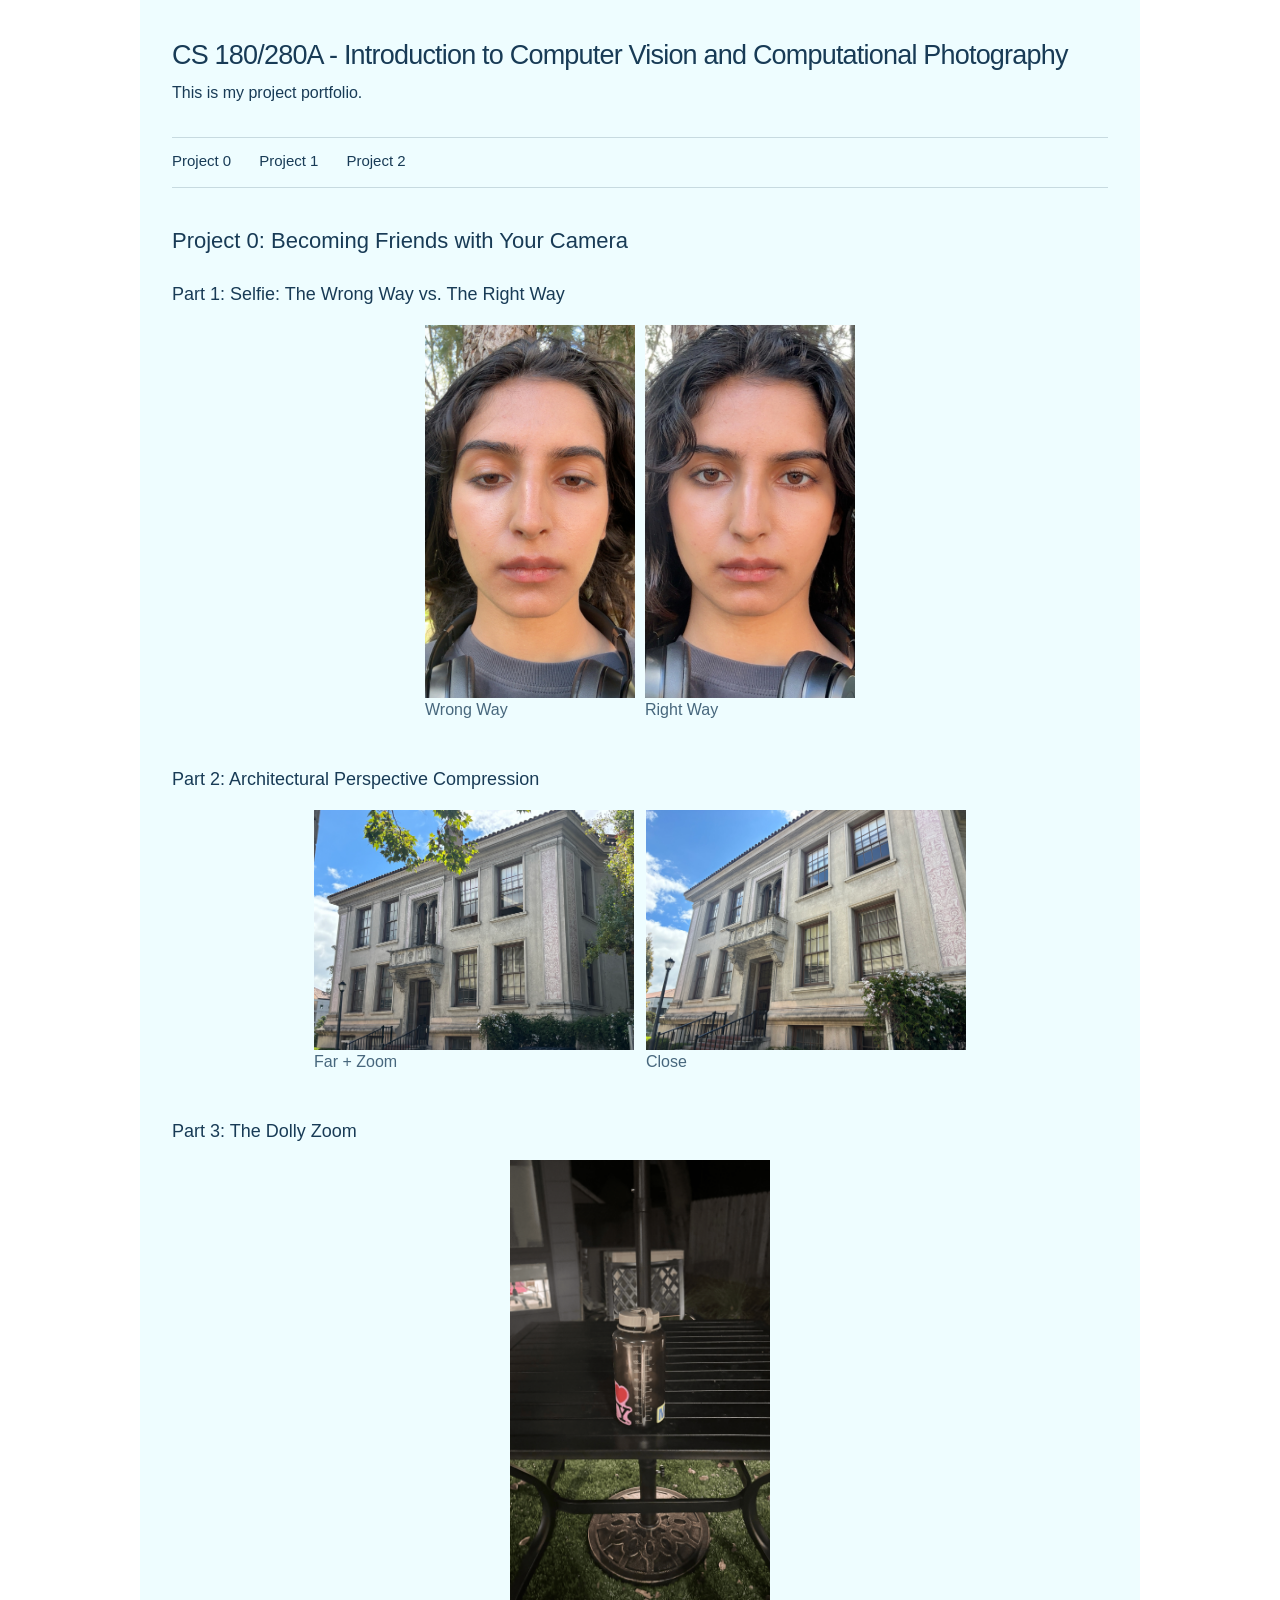
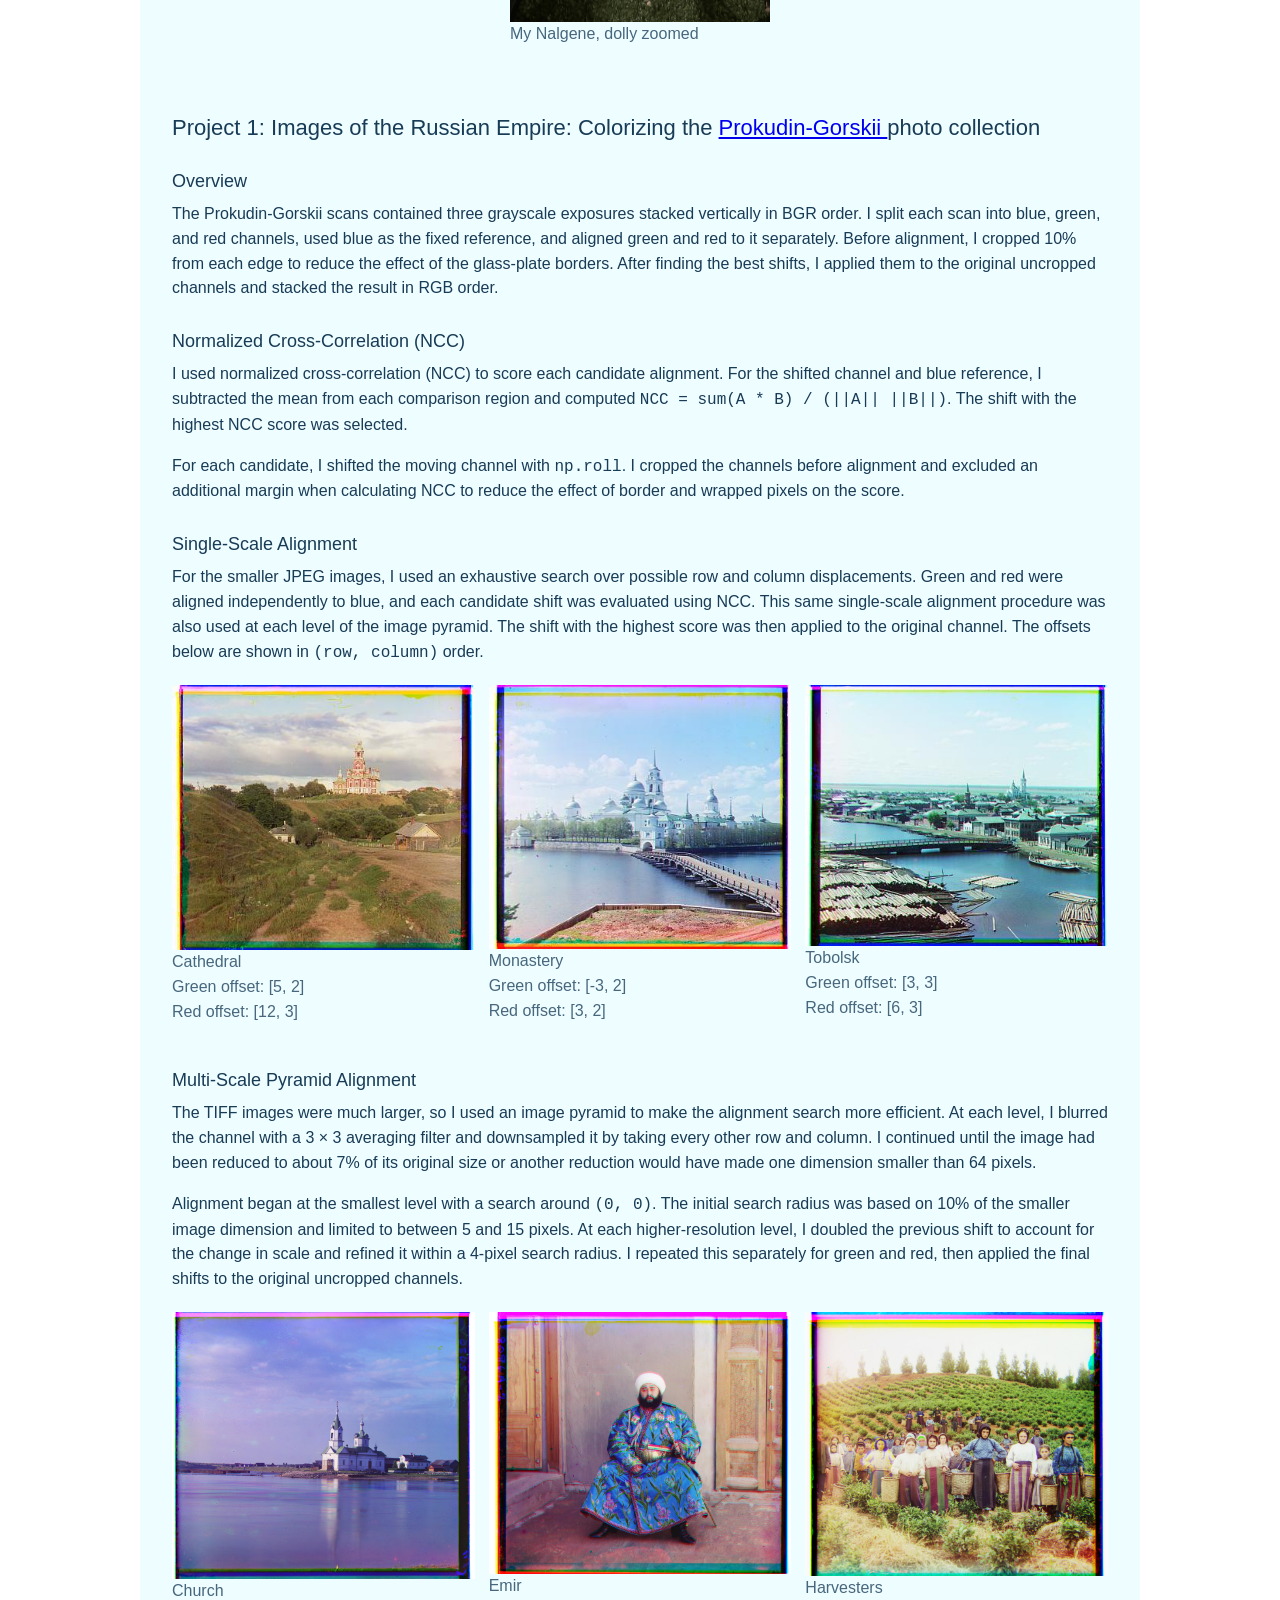
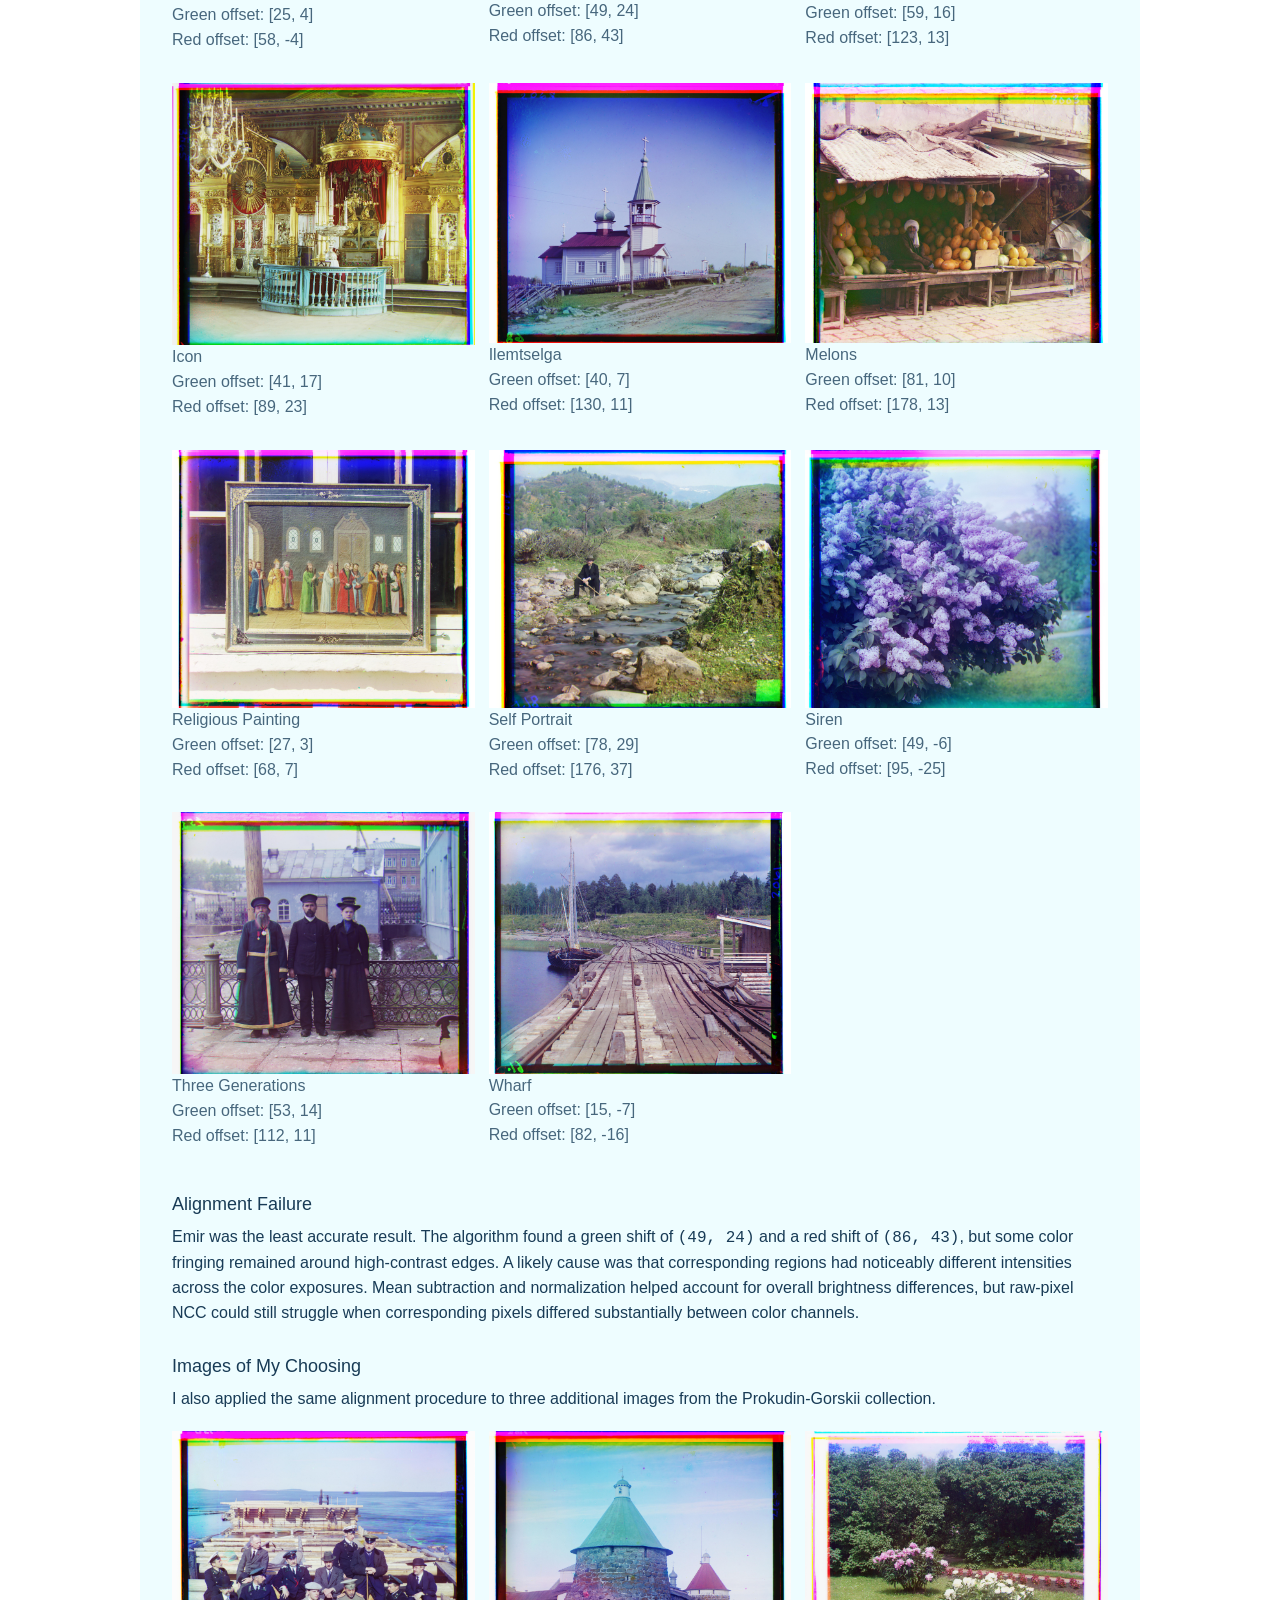
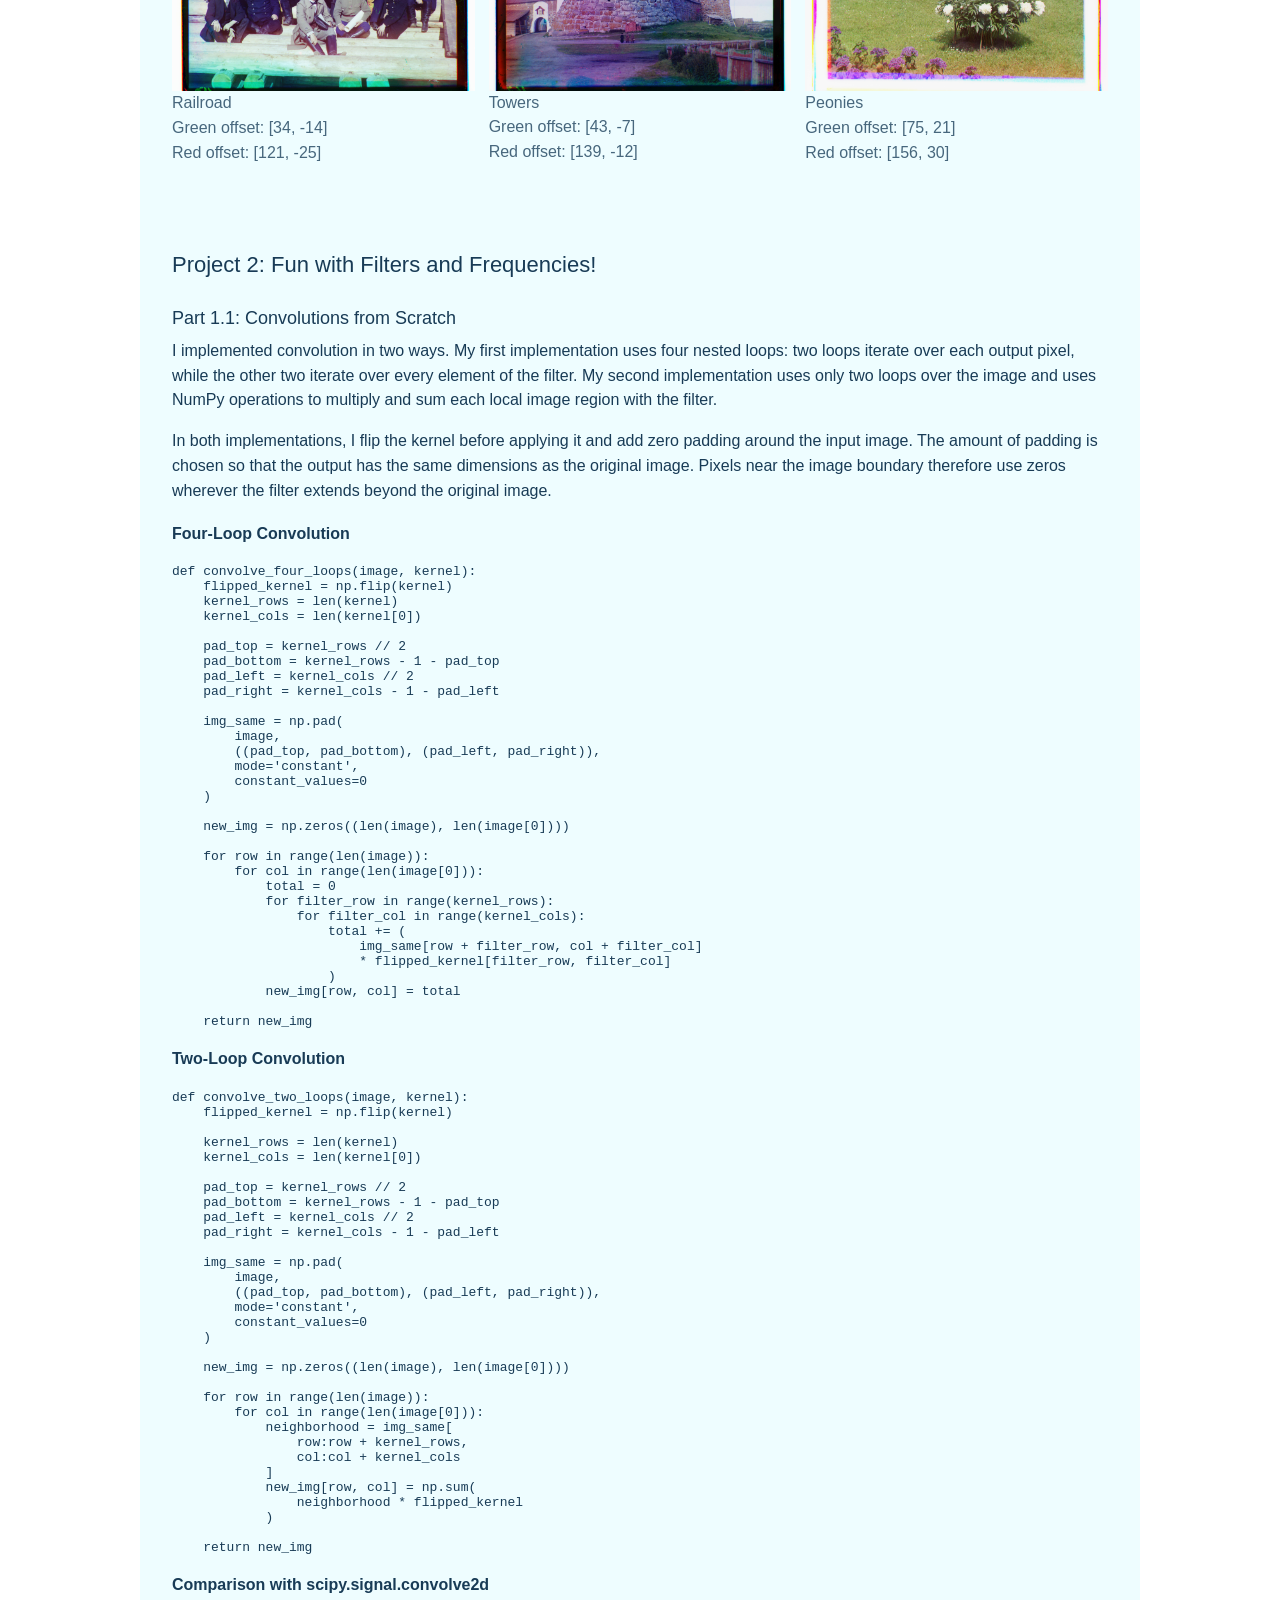
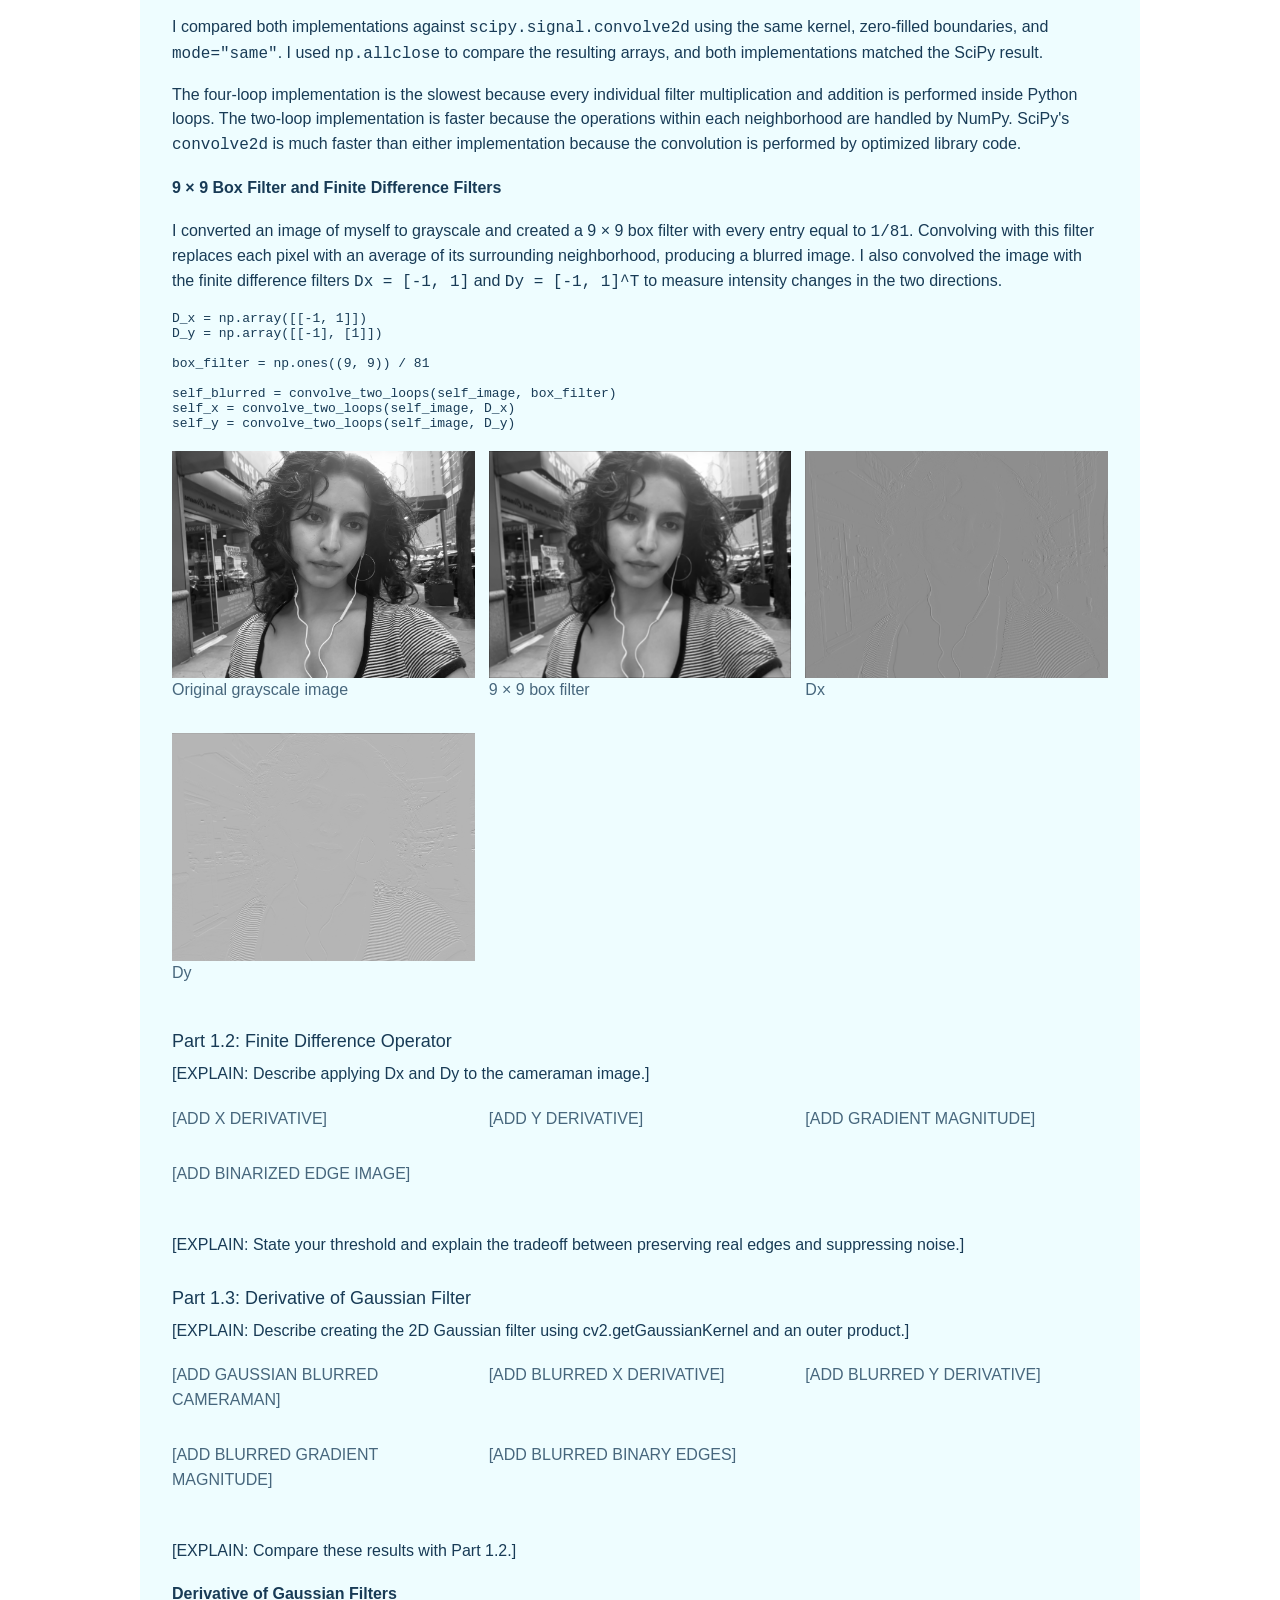
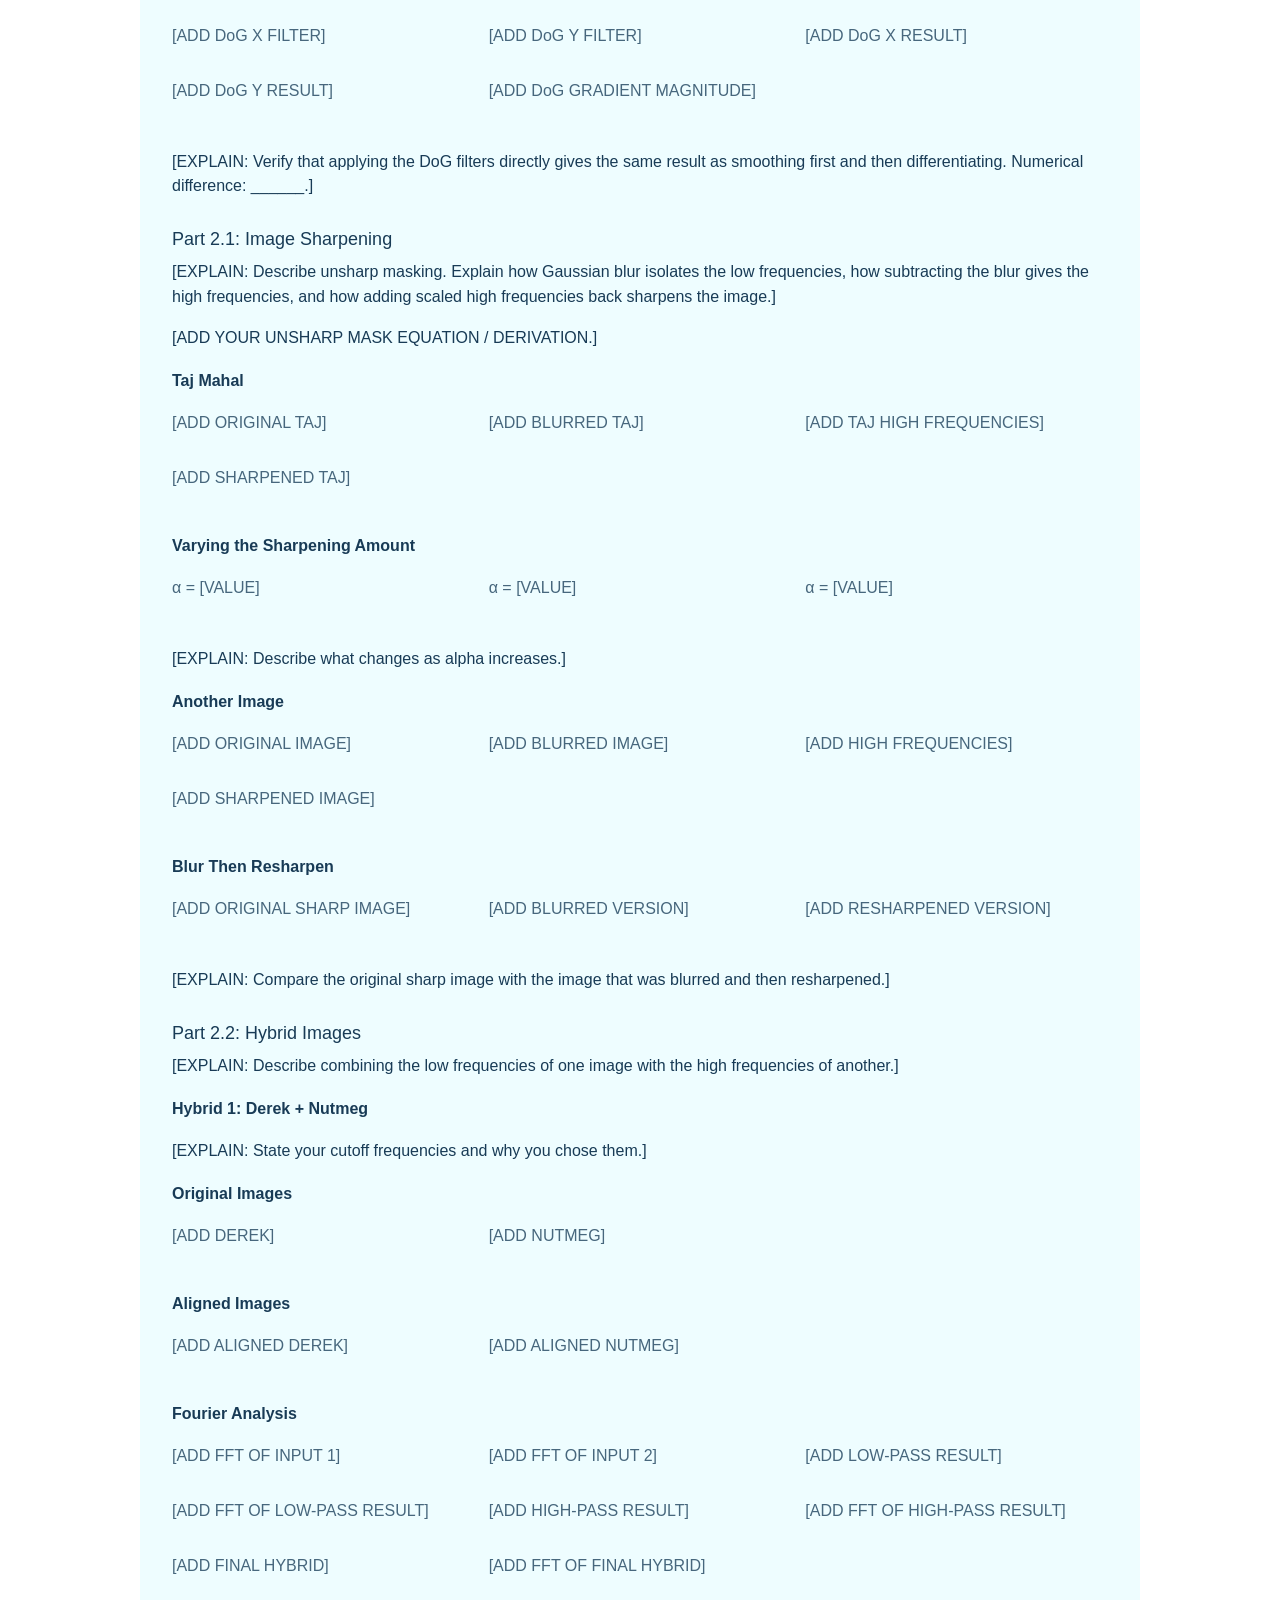
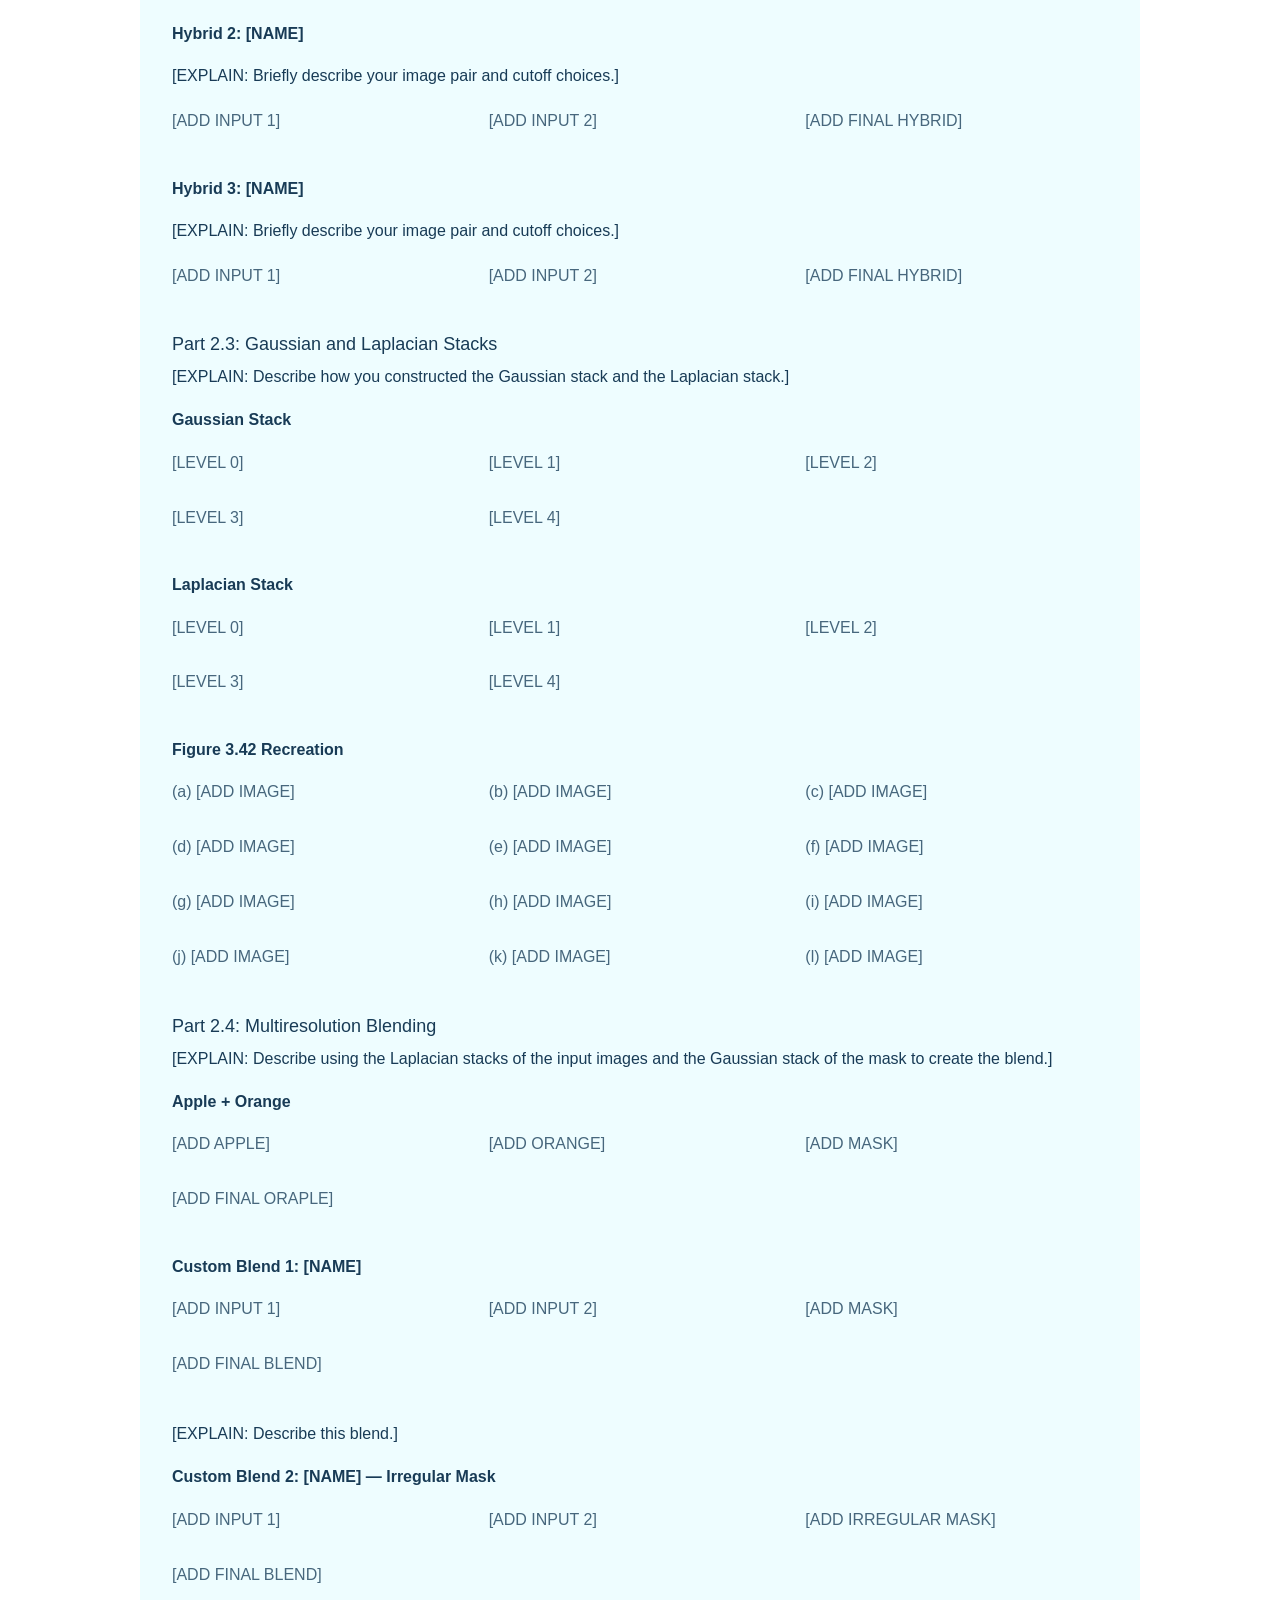
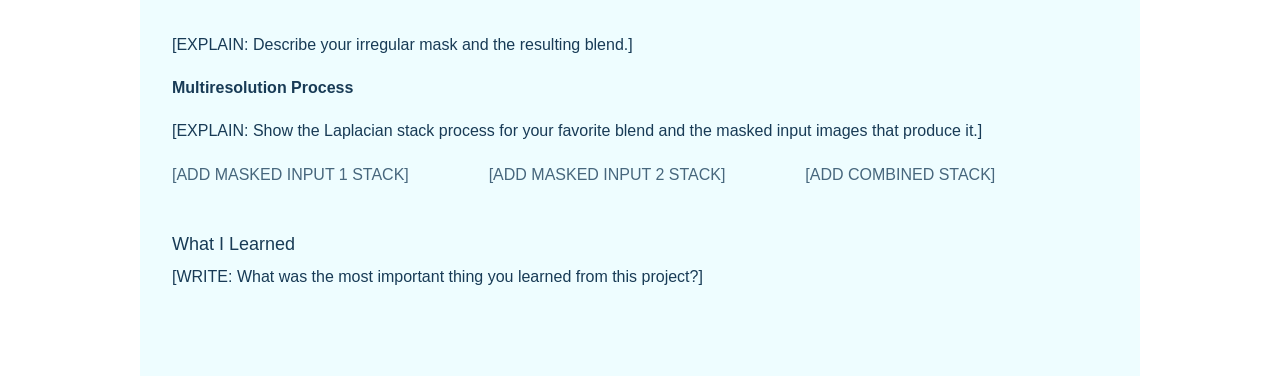
<file: index_before_1_2.html>
<!DOCTYPE html>
<html lang="en">

<head>
  <meta charset="UTF-8">
  <meta name="viewport" content="width=device-width, initial-scale=1.0">
  <title>Riya Sehgal - CS 180/280A</title>
  <link rel="stylesheet" href="./style.css">
</head>

<body>
  <main class="page">

    <section class="intro-header">
      <h1>CS 180/280A - Introduction to Computer Vision and Computational Photography</h1>
      <p>This is my project portfolio.</p>
    </section>

    <nav class="project-nav">
      <a href="#project0" class="project-tab active">Project 0</a>
      <a href="#project1" class="project-tab">Project 1</a>
      <a href="#project2" class="project-tab">Project 2</a>
    </nav>

    <section class="project" id="project0">
      <h2>Project 0: Becoming Friends with Your Camera</h2>

      <div class="project-content">

        <h3>Part 1: Selfie: The Wrong Way vs. The Right Way</h3>

        <div class="image-grid part1-images">
          <div class="figure">
            <img src="./media/wrong-way.jpg" alt="Wrong way selfie">
            <p class="caption">Wrong Way</p>
          </div>

          <div class="figure">
            <img src="./media/right-way.jpg" alt="Right way selfie">
            <p class="caption">Right Way</p>
          </div>
        </div>

        <h3>Part 2: Architectural Perspective Compression</h3>

        <div class="image-grid part2-images">
          <div class="figure">
            <img src="./media/far-zoom.jpg" alt="Far away zoomed in">
            <p class="caption">Far + Zoom</p>
          </div>

          <div class="figure">
            <img src="./media/close.jpg" alt="Close view">
            <p class="caption">Close</p>
          </div>
        </div>

        <h3>Part 3: The Dolly Zoom</h3>

        <div class="dolly-zoom">
          <img src="./media/dolly-zoom.gif" alt="Dolly zoom effect">
          <p class="caption">My Nalgene, dolly zoomed</p>
        </div>

      </div>
    </section>


    <section class="project" id="project1">

      <h2>
        Project 1: Images of the Russian Empire: Colorizing the
        <a href="https://www.loc.gov/collections/prokudin-gorskii/" target="_blank">
          Prokudin-Gorskii
        </a>
        photo collection
      </h2>

      <div class="project-content">

        <h3>Overview</h3>
        <p>
          The Prokudin-Gorskii scans contained three grayscale exposures stacked vertically in BGR order. I split each scan into blue, green, and red channels, used blue as the fixed reference, and aligned green and red to it separately. Before alignment, I cropped 10% from each edge to reduce the effect of the glass-plate borders. After finding the best shifts, I applied them to the original uncropped channels and stacked the result in RGB order.
        </p>

        <h3>Normalized Cross-Correlation (NCC)</h3>
        <p>
          I used normalized cross-correlation (NCC) to score each candidate alignment. For the shifted channel and blue reference, I subtracted the mean from each comparison region and computed <code>NCC = sum(A * B) / (||A|| ||B||)</code>. The shift with the highest NCC score was selected.
        </p>
        <p>
          For each candidate, I shifted the moving channel with <code>np.roll</code>. I cropped the channels before alignment and excluded an additional margin when calculating NCC to reduce the effect of border and wrapped pixels on the score.
        </p>

        <h3>Single-Scale Alignment</h3>
        <p>
          For the smaller JPEG images, I used an exhaustive search over possible row and column displacements. Green and red were aligned independently to blue, and each candidate shift was evaluated using NCC. This same single-scale alignment procedure was also used at each level of the image pyramid. The shift with the highest score was then applied to the original channel. The offsets below are shown in <code>(row, column)</code> order.
        </p>

        <div class="image-grid three">

          <div class="figure">
            <img src="./1/cathedral_color.jpg" alt="Cathedral">
            <p class="caption">
              Cathedral<br>
              Green offset: [x, y]<br>
              Red offset: [x, y]
            </p>
          </div>

          <div class="figure">
            <img src="./1/monastery_color.jpg" alt="Monastery">
            <p class="caption">
              Monastery<br>
              Green offset: [x, y]<br>
              Red offset: [x, y]
            </p>
          </div>

          <div class="figure">
            <img src="./1/tobolsk_color.jpg" alt="Tobolsk">
            <p class="caption">
              Tobolsk<br>
              Green offset: [x, y]<br>
              Red offset: [x, y]
            </p>
          </div>

        </div>


        <h3>Multi-Scale Pyramid Alignment</h3>
        <p>
          The TIFF images were much larger, so I used an image pyramid to make the alignment search more efficient. At each level, I blurred the channel with a 3 × 3 averaging filter and downsampled it by taking every other row and column. I continued until the image had been reduced to about 7% of its original size or another reduction would have made one dimension smaller than 64 pixels.
        </p>
        <p>
          Alignment began at the smallest level with a search around <code>(0, 0)</code>. The initial search radius was based on 10% of the smaller image dimension and limited to between 5 and 15 pixels. At each higher-resolution level, I doubled the previous shift to account for the change in scale and refined it within a 4-pixel search radius. I repeated this separately for green and red, then applied the final shifts to the original uncropped channels.
        </p>

        <div class="image-grid three">

          <div class="figure">
            <img src="./1/church_color.jpg" alt="Church">
            <p class="caption">
              Church<br>
              Green offset: [x, y]<br>
              Red offset: [x, y]
            </p>
          </div>

          <div class="figure">
            <img src="./1/emir_color.jpg" alt="Emir">
            <p class="caption">
              Emir<br>
              Green offset: [x, y]<br>
              Red offset: [x, y]
            </p>
          </div>

          <div class="figure">
            <img src="./1/harvesters_color.jpg" alt="Harvesters">
            <p class="caption">
              Harvesters<br>
              Green offset: [x, y]<br>
              Red offset: [x, y]
            </p>
          </div>

          <div class="figure">
            <img src="./1/icon_color.jpg" alt="Icon">
            <p class="caption">
              Icon<br>
              Green offset: [x, y]<br>
              Red offset: [x, y]
            </p>
          </div>

          <div class="figure">
            <img src="./1/ilemselga_color.jpg" alt="Ilemtselga">
            <p class="caption">
              Ilemtselga<br>
              Green offset: [x, y]<br>
              Red offset: [x, y]
            </p>
          </div>

          <div class="figure">
            <img src="./1/melons_color.jpg" alt="Melons">
            <p class="caption">
              Melons<br>
              Green offset: [x, y]<br>
              Red offset: [x, y]
            </p>
          </div>

          <div class="figure">
            <img src="./1/religous_painting_color.jpg" alt="Religious Painting">
            <p class="caption">
              Religious Painting<br>
              Green offset: [x, y]<br>
              Red offset: [x, y]
            </p>
          </div>

          <div class="figure">
            <img src="./1/self_portrait_color.jpg" alt="Self Portrait">
            <p class="caption">
              Self Portrait<br>
              Green offset: [x, y]<br>
              Red offset: [x, y]
            </p>
          </div>

          <div class="figure">
            <img src="./1/siren_color.jpg" alt="Siren">
            <p class="caption">
              Siren<br>
              Green offset: [x, y]<br>
              Red offset: [x, y]
            </p>
          </div>

          <div class="figure">
            <img src="./1/three_generations_color.jpg" alt="Three Generations">
            <p class="caption">
              Three Generations<br>
              Green offset: [x, y]<br>
              Red offset: [x, y]
            </p>
          </div>

          <div class="figure">
            <img src="./1/wharf_color.jpg" alt="Wharf">
            <p class="caption">
              Wharf<br>
              Green offset: [x, y]<br>
              Red offset: [x, y]
            </p>
          </div>

        </div>


        <h3>Alignment Failure</h3>
        <p>
          Emir was the least accurate result. The algorithm found a green shift of <code>(49, 24)</code> and a red shift of <code>(86, 43)</code>, but some color fringing remained around high-contrast edges. A likely cause was that corresponding regions had noticeably different intensities across the color exposures. Mean subtraction and normalization helped account for overall brightness differences, but raw-pixel NCC could still struggle when corresponding pixels differed substantially between color channels.
        </p>

        <h3>Images of My Choosing</h3>
        <p>
          I also applied the same alignment procedure to three additional images from the Prokudin-Gorskii collection.
        </p>

        <div class="image-grid three">

          <div class="figure">
            <img src="./1/railroad_color.jpg" alt="Railroad">
            <p class="caption">
              Railroad<br>
              Green offset: [x, y]<br>
              Red offset: [x, y]
            </p>
          </div>

          <div class="figure">
            <img src="./1/towers_color.jpg" alt="Towers">
            <p class="caption">
              Towers<br>
              Green offset: [x, y]<br>
              Red offset: [x, y]
            </p>
          </div>

          <div class="figure">
            <img src="./1/peonies_color.jpg" alt="Peonies">
            <p class="caption">
              Peonies<br>
              Green offset: [x, y]<br>
              Red offset: [x, y]
            </p>
          </div>

        </div>

      </div>
    </section>


    <section class="project" id="project2">

      <h2>Project 2: Fun with Filters and Frequencies!</h2>

      <div class="project-content">


        <h3>Part 1.1: Convolutions from Scratch</h3>

        <p>
          I implemented convolution in two ways. My first implementation uses
          four nested loops: two loops iterate over each output pixel, while
          the other two iterate over every element of the filter. My second
          implementation uses only two loops over the image and uses NumPy
          operations to multiply and sum each local image region with the
          filter.
        </p>

        <p>
          In both implementations, I flip the kernel before applying it and
          add zero padding around the input image. The amount of padding is
          chosen so that the output has the same dimensions as the original
          image. Pixels near the image boundary therefore use zeros wherever
          the filter extends beyond the original image.
        </p>


        <h4>Four-Loop Convolution</h4>

        <pre><code>def convolve_four_loops(image, kernel):
    flipped_kernel = np.flip(kernel)
    kernel_rows = len(kernel)
    kernel_cols = len(kernel[0])

    pad_top = kernel_rows // 2
    pad_bottom = kernel_rows - 1 - pad_top
    pad_left = kernel_cols // 2
    pad_right = kernel_cols - 1 - pad_left

    img_same = np.pad(
        image,
        ((pad_top, pad_bottom), (pad_left, pad_right)),
        mode='constant',
        constant_values=0
    )

    new_img = np.zeros((len(image), len(image[0])))

    for row in range(len(image)):
        for col in range(len(image[0])):
            total = 0
            for filter_row in range(kernel_rows):
                for filter_col in range(kernel_cols):
                    total += (
                        img_same[row + filter_row, col + filter_col]
                        * flipped_kernel[filter_row, filter_col]
                    )
            new_img[row, col] = total

    return new_img</code></pre>


        <h4>Two-Loop Convolution</h4>

        <pre><code>def convolve_two_loops(image, kernel):
    flipped_kernel = np.flip(kernel)

    kernel_rows = len(kernel)
    kernel_cols = len(kernel[0])

    pad_top = kernel_rows // 2
    pad_bottom = kernel_rows - 1 - pad_top
    pad_left = kernel_cols // 2
    pad_right = kernel_cols - 1 - pad_left

    img_same = np.pad(
        image,
        ((pad_top, pad_bottom), (pad_left, pad_right)),
        mode='constant',
        constant_values=0
    )

    new_img = np.zeros((len(image), len(image[0])))

    for row in range(len(image)):
        for col in range(len(image[0])):
            neighborhood = img_same[
                row:row + kernel_rows,
                col:col + kernel_cols
            ]
            new_img[row, col] = np.sum(
                neighborhood * flipped_kernel
            )

    return new_img</code></pre>


        <h4>Comparison with scipy.signal.convolve2d</h4>

        <p>
          I compared both implementations against
          <code>scipy.signal.convolve2d</code> using the same kernel,
          zero-filled boundaries, and <code>mode="same"</code>. I used
          <code>np.allclose</code> to compare the resulting arrays, and both
          implementations matched the SciPy result.
        </p>

        <p>
          The four-loop implementation is the slowest because every individual
          filter multiplication and addition is performed inside Python loops.
          The two-loop implementation is faster because the operations within
          each neighborhood are handled by NumPy. SciPy's
          <code>convolve2d</code> is much faster than either implementation
          because the convolution is performed by optimized library code.
        </p>


        <h4>9 × 9 Box Filter and Finite Difference Filters</h4>

        <p>
          I converted an image of myself to grayscale and created a 9 × 9 box
          filter with every entry equal to <code>1/81</code>. Convolving with
          this filter replaces each pixel with an average of its surrounding
          neighborhood, producing a blurred image. I also convolved the image
          with the finite difference filters
          <code>Dx = [-1, 1]</code> and
          <code>Dy = [-1, 1]^T</code> to measure intensity changes in the two
          directions.
        </p>

        <pre><code>D_x = np.array([[-1, 1]])
D_y = np.array([[-1], [1]])

box_filter = np.ones((9, 9)) / 81

self_blurred = convolve_two_loops(self_image, box_filter)
self_x = convolve_two_loops(self_image, D_x)
self_y = convolve_two_loops(self_image, D_y)</code></pre>


        <div class="image-grid three">

          <div class="figure">
            <img src="./2/1.1/self_original.png" alt="Original grayscale self image">
            <p class="caption">Original grayscale image</p>
          </div>

          <div class="figure">
            <img src="./2/1.1/self_box_filter.png" alt="Self image after 9 by 9 box filter">
            <p class="caption">9 × 9 box filter</p>
          </div>

          <div class="figure">
            <img src="./2/1.1/self_x_derivative.png" alt="Self image x derivative">
            <p class="caption">Dx</p>
          </div>

          <div class="figure">
            <img src="./2/1.1/self_y_derivative.png" alt="Self image y derivative">
            <p class="caption">Dy</p>
          </div>

        </div>



        <h3>Part 1.2: Finite Difference Operator</h3>

        <p>
          [EXPLAIN: Describe applying Dx and Dy to the cameraman image.]
        </p>

        <div class="image-grid three">

          <div class="figure">
            <p class="caption">[ADD X DERIVATIVE]</p>
          </div>

          <div class="figure">
            <p class="caption">[ADD Y DERIVATIVE]</p>
          </div>

          <div class="figure">
            <p class="caption">[ADD GRADIENT MAGNITUDE]</p>
          </div>

          <div class="figure">
            <p class="caption">[ADD BINARIZED EDGE IMAGE]</p>
          </div>

        </div>

        <p>
          [EXPLAIN: State your threshold and explain the tradeoff between
          preserving real edges and suppressing noise.]
        </p>



        <h3>Part 1.3: Derivative of Gaussian Filter</h3>

        <p>
          [EXPLAIN: Describe creating the 2D Gaussian filter using
          cv2.getGaussianKernel and an outer product.]
        </p>

        <div class="image-grid three">

          <div class="figure">
            <p class="caption">[ADD GAUSSIAN BLURRED CAMERAMAN]</p>
          </div>

          <div class="figure">
            <p class="caption">[ADD BLURRED X DERIVATIVE]</p>
          </div>

          <div class="figure">
            <p class="caption">[ADD BLURRED Y DERIVATIVE]</p>
          </div>

          <div class="figure">
            <p class="caption">[ADD BLURRED GRADIENT MAGNITUDE]</p>
          </div>

          <div class="figure">
            <p class="caption">[ADD BLURRED BINARY EDGES]</p>
          </div>

        </div>

        <p>
          [EXPLAIN: Compare these results with Part 1.2.]
        </p>


        <h4>Derivative of Gaussian Filters</h4>

        <div class="image-grid three">

          <div class="figure">
            <p class="caption">[ADD DoG X FILTER]</p>
          </div>

          <div class="figure">
            <p class="caption">[ADD DoG Y FILTER]</p>
          </div>

          <div class="figure">
            <p class="caption">[ADD DoG X RESULT]</p>
          </div>

          <div class="figure">
            <p class="caption">[ADD DoG Y RESULT]</p>
          </div>

          <div class="figure">
            <p class="caption">[ADD DoG GRADIENT MAGNITUDE]</p>
          </div>

        </div>

        <p>
          [EXPLAIN: Verify that applying the DoG filters directly gives
          the same result as smoothing first and then differentiating.
          Numerical difference: ______.]
        </p>



        <h3>Part 2.1: Image Sharpening</h3>

        <p>
          [EXPLAIN: Describe unsharp masking. Explain how Gaussian blur
          isolates the low frequencies, how subtracting the blur gives
          the high frequencies, and how adding scaled high frequencies
          back sharpens the image.]
        </p>

        <p>
          [ADD YOUR UNSHARP MASK EQUATION / DERIVATION.]
        </p>


        <h4>Taj Mahal</h4>

        <div class="image-grid three">

          <div class="figure">
            <p class="caption">[ADD ORIGINAL TAJ]</p>
          </div>

          <div class="figure">
            <p class="caption">[ADD BLURRED TAJ]</p>
          </div>

          <div class="figure">
            <p class="caption">[ADD TAJ HIGH FREQUENCIES]</p>
          </div>

          <div class="figure">
            <p class="caption">[ADD SHARPENED TAJ]</p>
          </div>

        </div>


        <h4>Varying the Sharpening Amount</h4>

        <div class="image-grid three">

          <div class="figure">
            <p class="caption">α = [VALUE]</p>
          </div>

          <div class="figure">
            <p class="caption">α = [VALUE]</p>
          </div>

          <div class="figure">
            <p class="caption">α = [VALUE]</p>
          </div>

        </div>

        <p>
          [EXPLAIN: Describe what changes as alpha increases.]
        </p>


        <h4>Another Image</h4>

        <div class="image-grid three">

          <div class="figure">
            <p class="caption">[ADD ORIGINAL IMAGE]</p>
          </div>

          <div class="figure">
            <p class="caption">[ADD BLURRED IMAGE]</p>
          </div>

          <div class="figure">
            <p class="caption">[ADD HIGH FREQUENCIES]</p>
          </div>

          <div class="figure">
            <p class="caption">[ADD SHARPENED IMAGE]</p>
          </div>

        </div>


        <h4>Blur Then Resharpen</h4>

        <div class="image-grid three">

          <div class="figure">
            <p class="caption">[ADD ORIGINAL SHARP IMAGE]</p>
          </div>

          <div class="figure">
            <p class="caption">[ADD BLURRED VERSION]</p>
          </div>

          <div class="figure">
            <p class="caption">[ADD RESHARPENED VERSION]</p>
          </div>

        </div>

        <p>
          [EXPLAIN: Compare the original sharp image with the image that
          was blurred and then resharpened.]
        </p>



        <h3>Part 2.2: Hybrid Images</h3>

        <p>
          [EXPLAIN: Describe combining the low frequencies of one image
          with the high frequencies of another.]
        </p>


        <h4>Hybrid 1: Derek + Nutmeg</h4>

        <p>
          [EXPLAIN: State your cutoff frequencies and why you chose them.]
        </p>


        <h4>Original Images</h4>

        <div class="image-grid three">

          <div class="figure">
            <p class="caption">[ADD DEREK]</p>
          </div>

          <div class="figure">
            <p class="caption">[ADD NUTMEG]</p>
          </div>

        </div>


        <h4>Aligned Images</h4>

        <div class="image-grid three">

          <div class="figure">
            <p class="caption">[ADD ALIGNED DEREK]</p>
          </div>

          <div class="figure">
            <p class="caption">[ADD ALIGNED NUTMEG]</p>
          </div>

        </div>


        <h4>Fourier Analysis</h4>

        <div class="image-grid three">

          <div class="figure">
            <p class="caption">[ADD FFT OF INPUT 1]</p>
          </div>

          <div class="figure">
            <p class="caption">[ADD FFT OF INPUT 2]</p>
          </div>

          <div class="figure">
            <p class="caption">[ADD LOW-PASS RESULT]</p>
          </div>

          <div class="figure">
            <p class="caption">[ADD FFT OF LOW-PASS RESULT]</p>
          </div>

          <div class="figure">
            <p class="caption">[ADD HIGH-PASS RESULT]</p>
          </div>

          <div class="figure">
            <p class="caption">[ADD FFT OF HIGH-PASS RESULT]</p>
          </div>

          <div class="figure">
            <p class="caption">[ADD FINAL HYBRID]</p>
          </div>

          <div class="figure">
            <p class="caption">[ADD FFT OF FINAL HYBRID]</p>
          </div>

        </div>


        <h4>Hybrid 2: [NAME]</h4>

        <p>
          [EXPLAIN: Briefly describe your image pair and cutoff choices.]
        </p>

        <div class="image-grid three">

          <div class="figure">
            <p class="caption">[ADD INPUT 1]</p>
          </div>

          <div class="figure">
            <p class="caption">[ADD INPUT 2]</p>
          </div>

          <div class="figure">
            <p class="caption">[ADD FINAL HYBRID]</p>
          </div>

        </div>


        <h4>Hybrid 3: [NAME]</h4>

        <p>
          [EXPLAIN: Briefly describe your image pair and cutoff choices.]
        </p>

        <div class="image-grid three">

          <div class="figure">
            <p class="caption">[ADD INPUT 1]</p>
          </div>

          <div class="figure">
            <p class="caption">[ADD INPUT 2]</p>
          </div>

          <div class="figure">
            <p class="caption">[ADD FINAL HYBRID]</p>
          </div>

        </div>



        <h3>Part 2.3: Gaussian and Laplacian Stacks</h3>

        <p>
          [EXPLAIN: Describe how you constructed the Gaussian stack and
          the Laplacian stack.]
        </p>


        <h4>Gaussian Stack</h4>

        <div class="image-grid three">

          <div class="figure"><p class="caption">[LEVEL 0]</p></div>
          <div class="figure"><p class="caption">[LEVEL 1]</p></div>
          <div class="figure"><p class="caption">[LEVEL 2]</p></div>
          <div class="figure"><p class="caption">[LEVEL 3]</p></div>
          <div class="figure"><p class="caption">[LEVEL 4]</p></div>

        </div>


        <h4>Laplacian Stack</h4>

        <div class="image-grid three">

          <div class="figure"><p class="caption">[LEVEL 0]</p></div>
          <div class="figure"><p class="caption">[LEVEL 1]</p></div>
          <div class="figure"><p class="caption">[LEVEL 2]</p></div>
          <div class="figure"><p class="caption">[LEVEL 3]</p></div>
          <div class="figure"><p class="caption">[LEVEL 4]</p></div>

        </div>


        <h4>Figure 3.42 Recreation</h4>

        <div class="image-grid three">

          <div class="figure"><p class="caption">(a) [ADD IMAGE]</p></div>
          <div class="figure"><p class="caption">(b) [ADD IMAGE]</p></div>
          <div class="figure"><p class="caption">(c) [ADD IMAGE]</p></div>
          <div class="figure"><p class="caption">(d) [ADD IMAGE]</p></div>
          <div class="figure"><p class="caption">(e) [ADD IMAGE]</p></div>
          <div class="figure"><p class="caption">(f) [ADD IMAGE]</p></div>
          <div class="figure"><p class="caption">(g) [ADD IMAGE]</p></div>
          <div class="figure"><p class="caption">(h) [ADD IMAGE]</p></div>
          <div class="figure"><p class="caption">(i) [ADD IMAGE]</p></div>
          <div class="figure"><p class="caption">(j) [ADD IMAGE]</p></div>
          <div class="figure"><p class="caption">(k) [ADD IMAGE]</p></div>
          <div class="figure"><p class="caption">(l) [ADD IMAGE]</p></div>

        </div>



        <h3>Part 2.4: Multiresolution Blending</h3>

        <p>
          [EXPLAIN: Describe using the Laplacian stacks of the input
          images and the Gaussian stack of the mask to create the blend.]
        </p>


        <h4>Apple + Orange</h4>

        <div class="image-grid three">

          <div class="figure">
            <p class="caption">[ADD APPLE]</p>
          </div>

          <div class="figure">
            <p class="caption">[ADD ORANGE]</p>
          </div>

          <div class="figure">
            <p class="caption">[ADD MASK]</p>
          </div>

          <div class="figure">
            <p class="caption">[ADD FINAL ORAPLE]</p>
          </div>

        </div>


        <h4>Custom Blend 1: [NAME]</h4>

        <div class="image-grid three">

          <div class="figure">
            <p class="caption">[ADD INPUT 1]</p>
          </div>

          <div class="figure">
            <p class="caption">[ADD INPUT 2]</p>
          </div>

          <div class="figure">
            <p class="caption">[ADD MASK]</p>
          </div>

          <div class="figure">
            <p class="caption">[ADD FINAL BLEND]</p>
          </div>

        </div>

        <p>
          [EXPLAIN: Describe this blend.]
        </p>


        <h4>Custom Blend 2: [NAME] — Irregular Mask</h4>

        <div class="image-grid three">

          <div class="figure">
            <p class="caption">[ADD INPUT 1]</p>
          </div>

          <div class="figure">
            <p class="caption">[ADD INPUT 2]</p>
          </div>

          <div class="figure">
            <p class="caption">[ADD IRREGULAR MASK]</p>
          </div>

          <div class="figure">
            <p class="caption">[ADD FINAL BLEND]</p>
          </div>

        </div>

        <p>
          [EXPLAIN: Describe your irregular mask and the resulting blend.]
        </p>


        <h4>Multiresolution Process</h4>

        <p>
          [EXPLAIN: Show the Laplacian stack process for your favorite
          blend and the masked input images that produce it.]
        </p>

        <div class="image-grid three">

          <div class="figure">
            <p class="caption">[ADD MASKED INPUT 1 STACK]</p>
          </div>

          <div class="figure">
            <p class="caption">[ADD MASKED INPUT 2 STACK]</p>
          </div>

          <div class="figure">
            <p class="caption">[ADD COMBINED STACK]</p>
          </div>

        </div>



        <h3>What I Learned</h3>

        <p>
          [WRITE: What was the most important thing you learned from this project?]
        </p>


      </div>
    </section>

  </main>


  <script>
    const sections = document.querySelectorAll(".project");
    const tabs = document.querySelectorAll(".project-tab");

    function updateActiveProject() {
      let current = "";

      sections.forEach(section => {
        const top = section.offsetTop - 160;

        if (window.scrollY >= top) {
          current = section.id;
        }
      });

      tabs.forEach(tab => {
        tab.classList.remove("active");

        if (tab.getAttribute("href") === "#" + current) {
          tab.classList.add("active");
        }
      });
    }

    window.addEventListener("scroll", updateActiveProject);
    updateActiveProject();
  </script>


  <!-- AUTO PROJECT 1 RESULTS -->
  <script>
    async function loadProject1Results() {
      try {
        const response = await fetch("./1/offsets.json?v=" + Date.now(), {
          cache: "no-store"
        });

        if (!response.ok) return;

        const offsets = await response.json();

        document.querySelectorAll(
          '#project1 .figure img[src^="./1/"]'
        ).forEach(img => {
          const originalSrc = img.getAttribute("src").split("?")[0];
          const filename = originalSrc.split("/").pop();
          const imageName = filename.replace("_color.jpg", "");

          // Force browser to show newest output image
          img.src = originalSrc + "?v=" + Date.now();

          if (!offsets[imageName]) return;

          const caption = img.closest(".figure").querySelector(".caption");
          const title = caption.innerHTML.split("<br>")[0].trim();

          const green = offsets[imageName].green;
          const red = offsets[imageName].red;

          caption.innerHTML =
            title +
            "<br>Green offset: [" + green[0] + ", " + green[1] + "]" +
            "<br>Red offset: [" + red[0] + ", " + red[1] + "]";
        });

      } catch (error) {
        console.log("Project 1 results are not available yet.");
      }
    }

    loadProject1Results();
  </script>

</body>
</html>
</file>
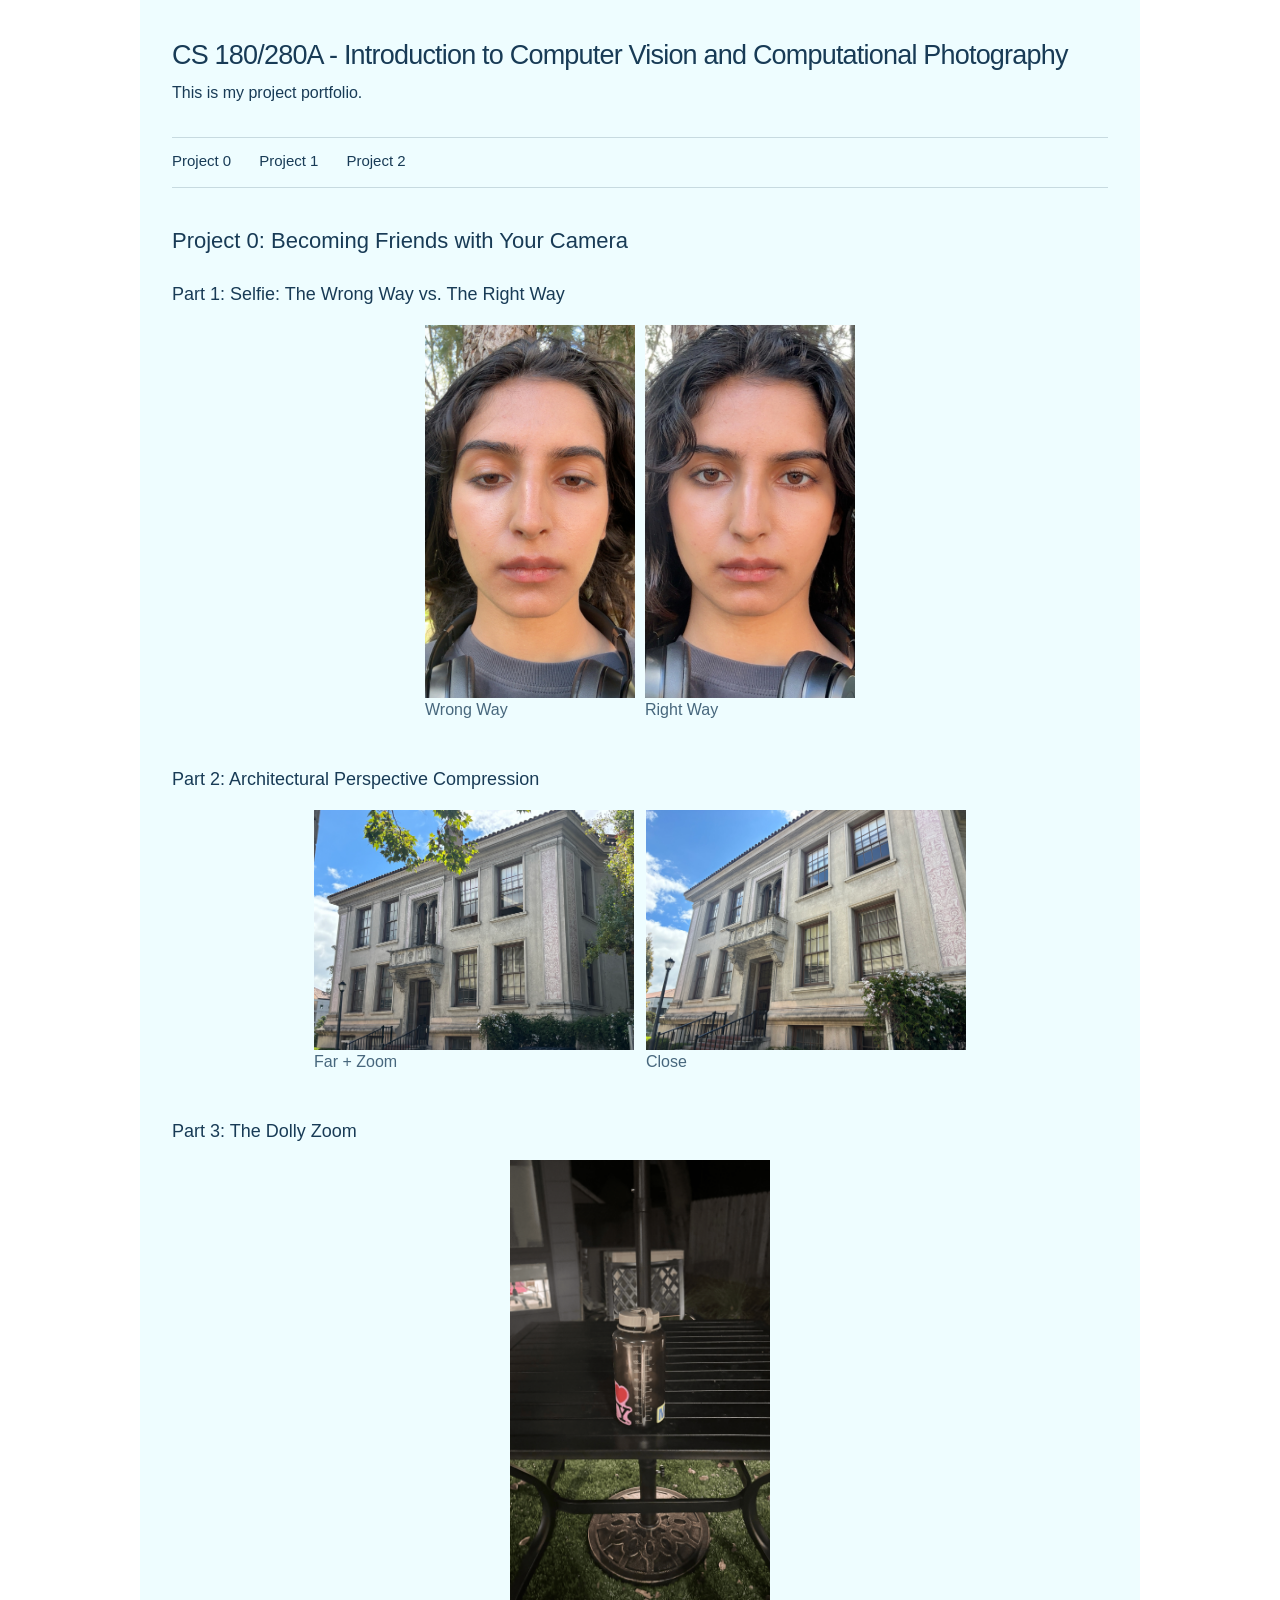
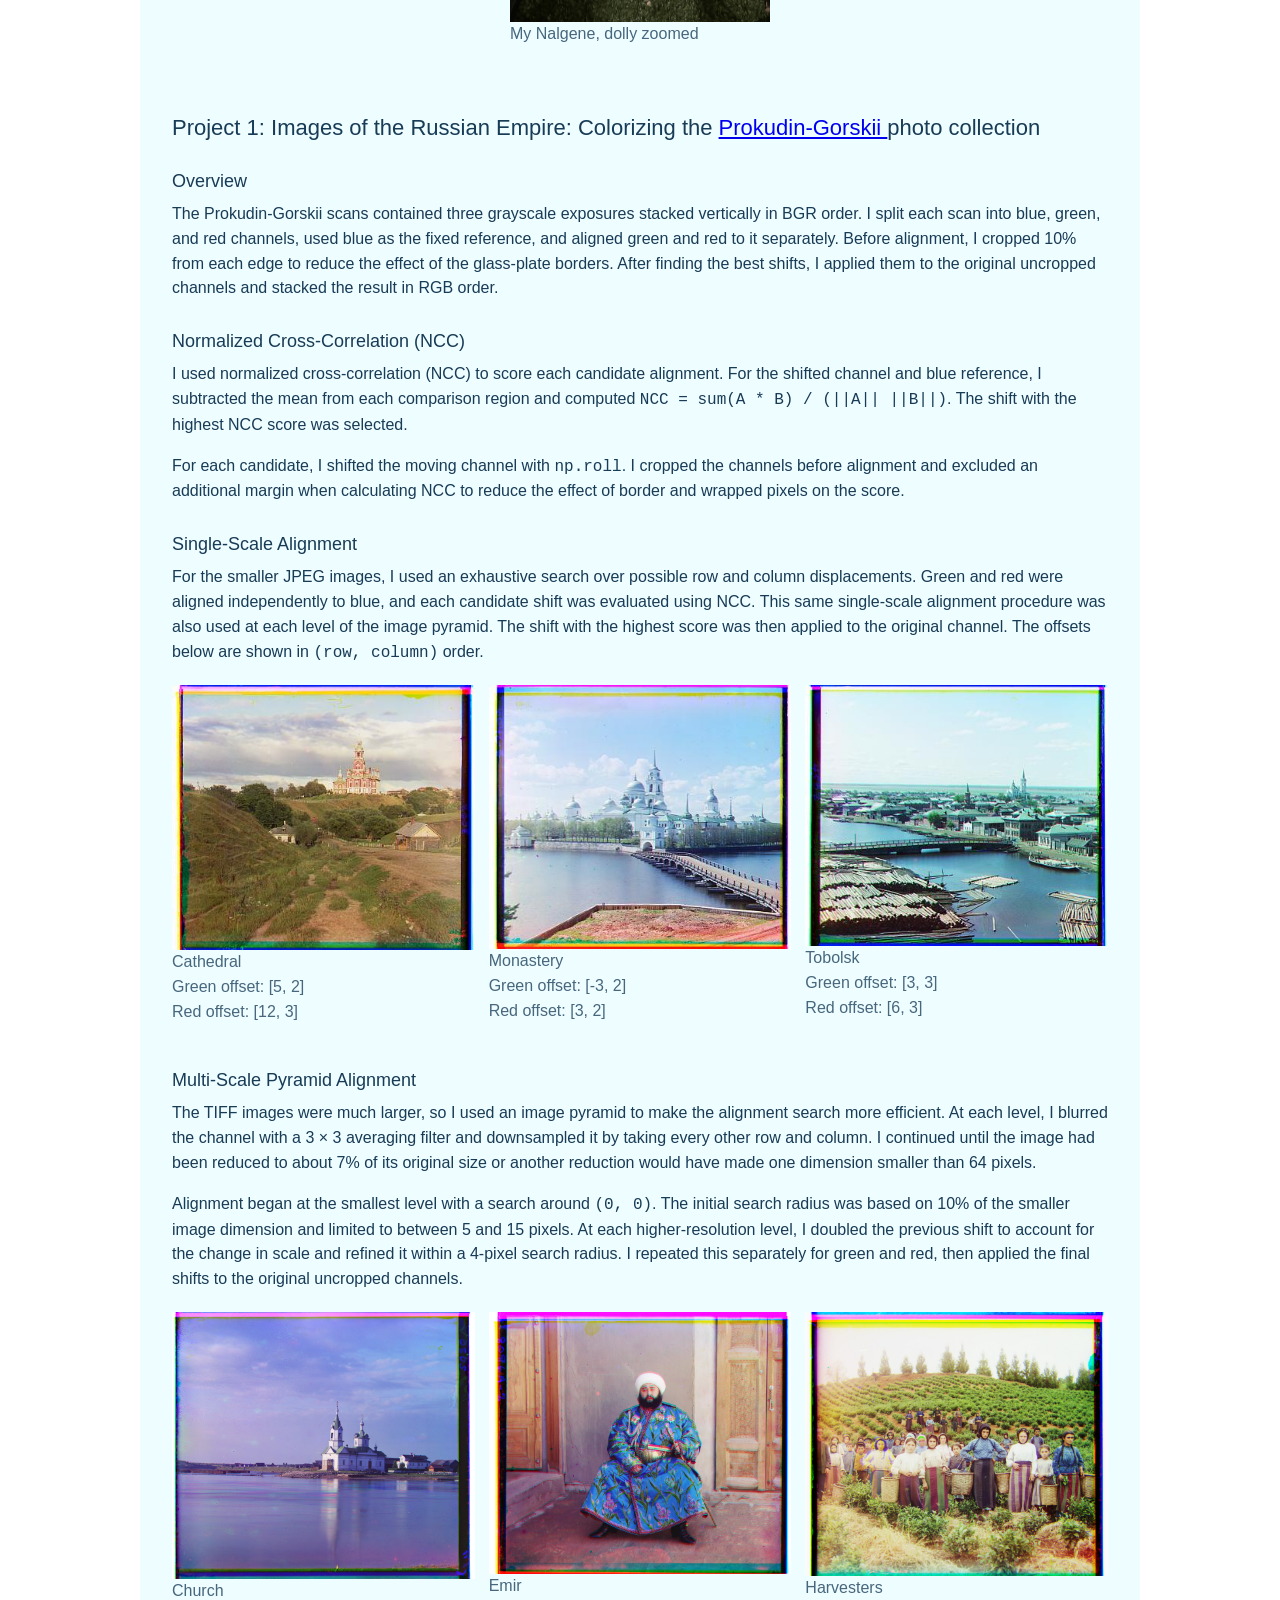
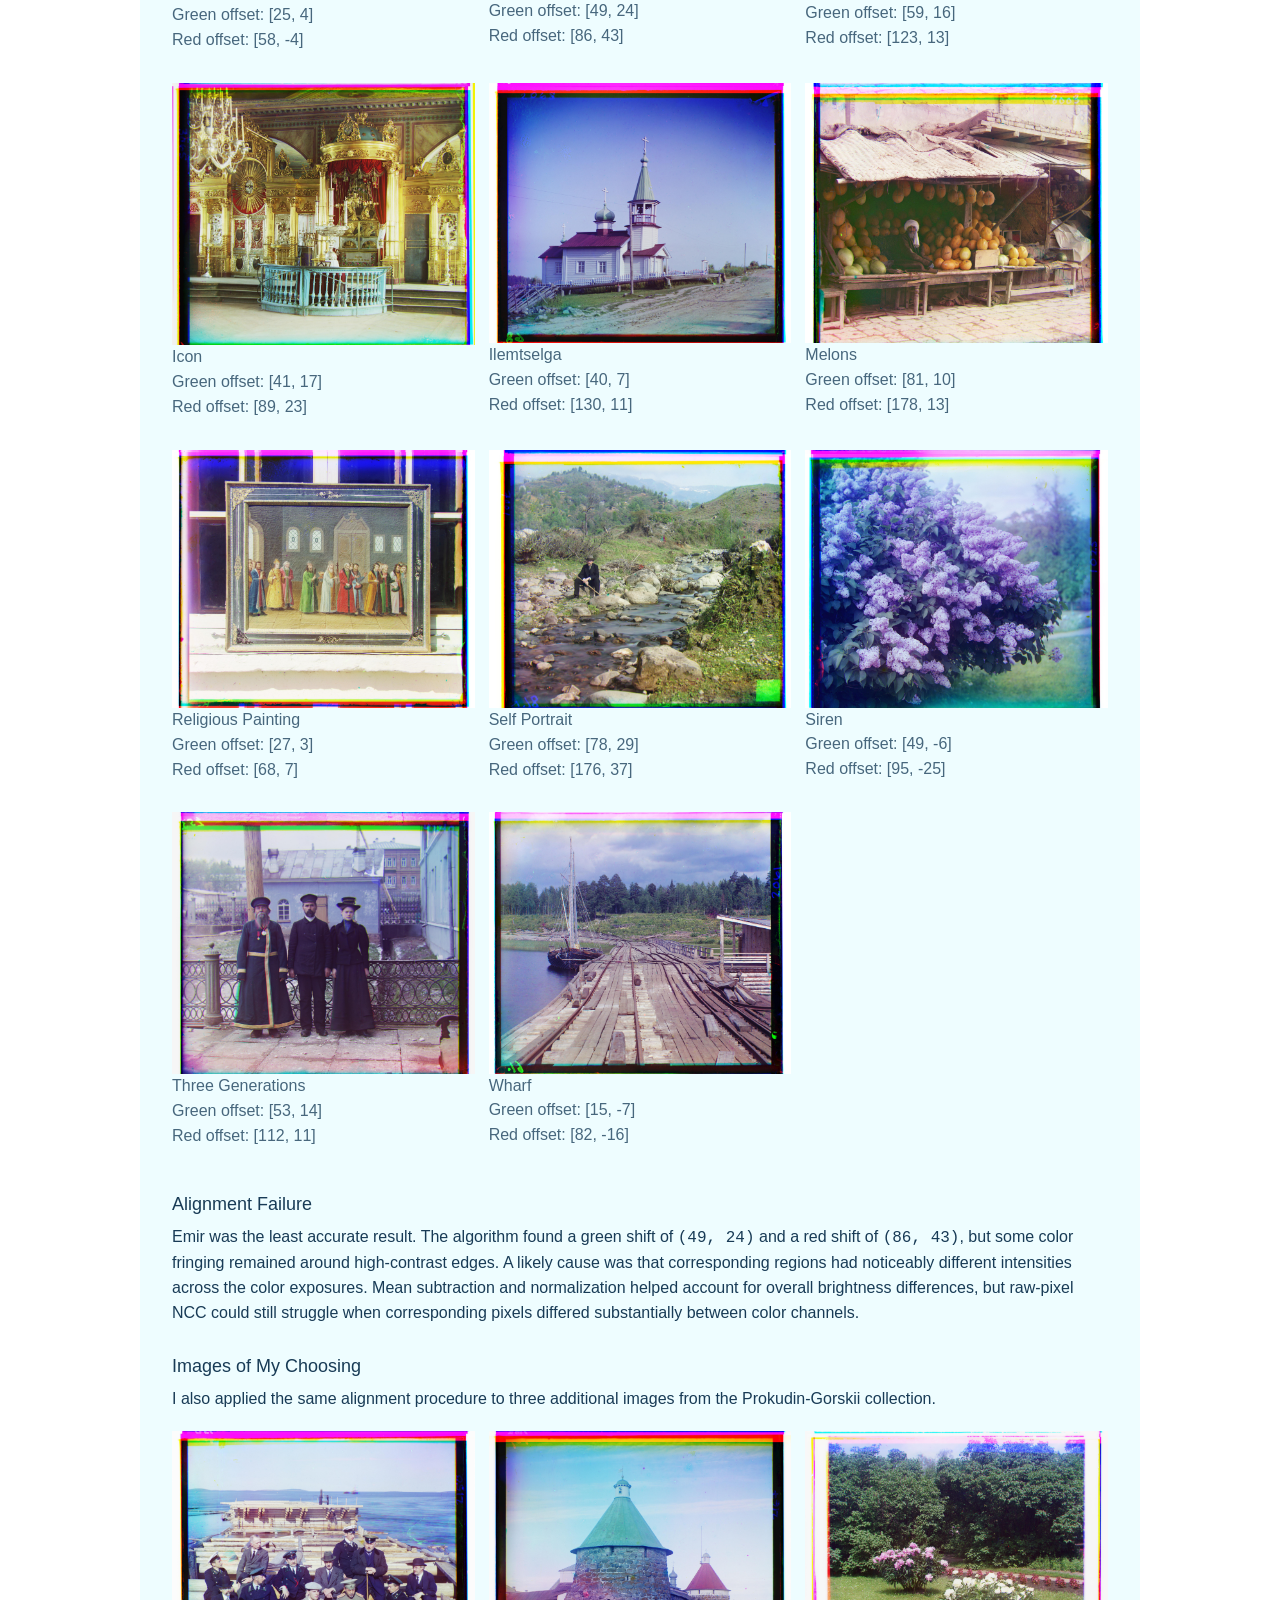
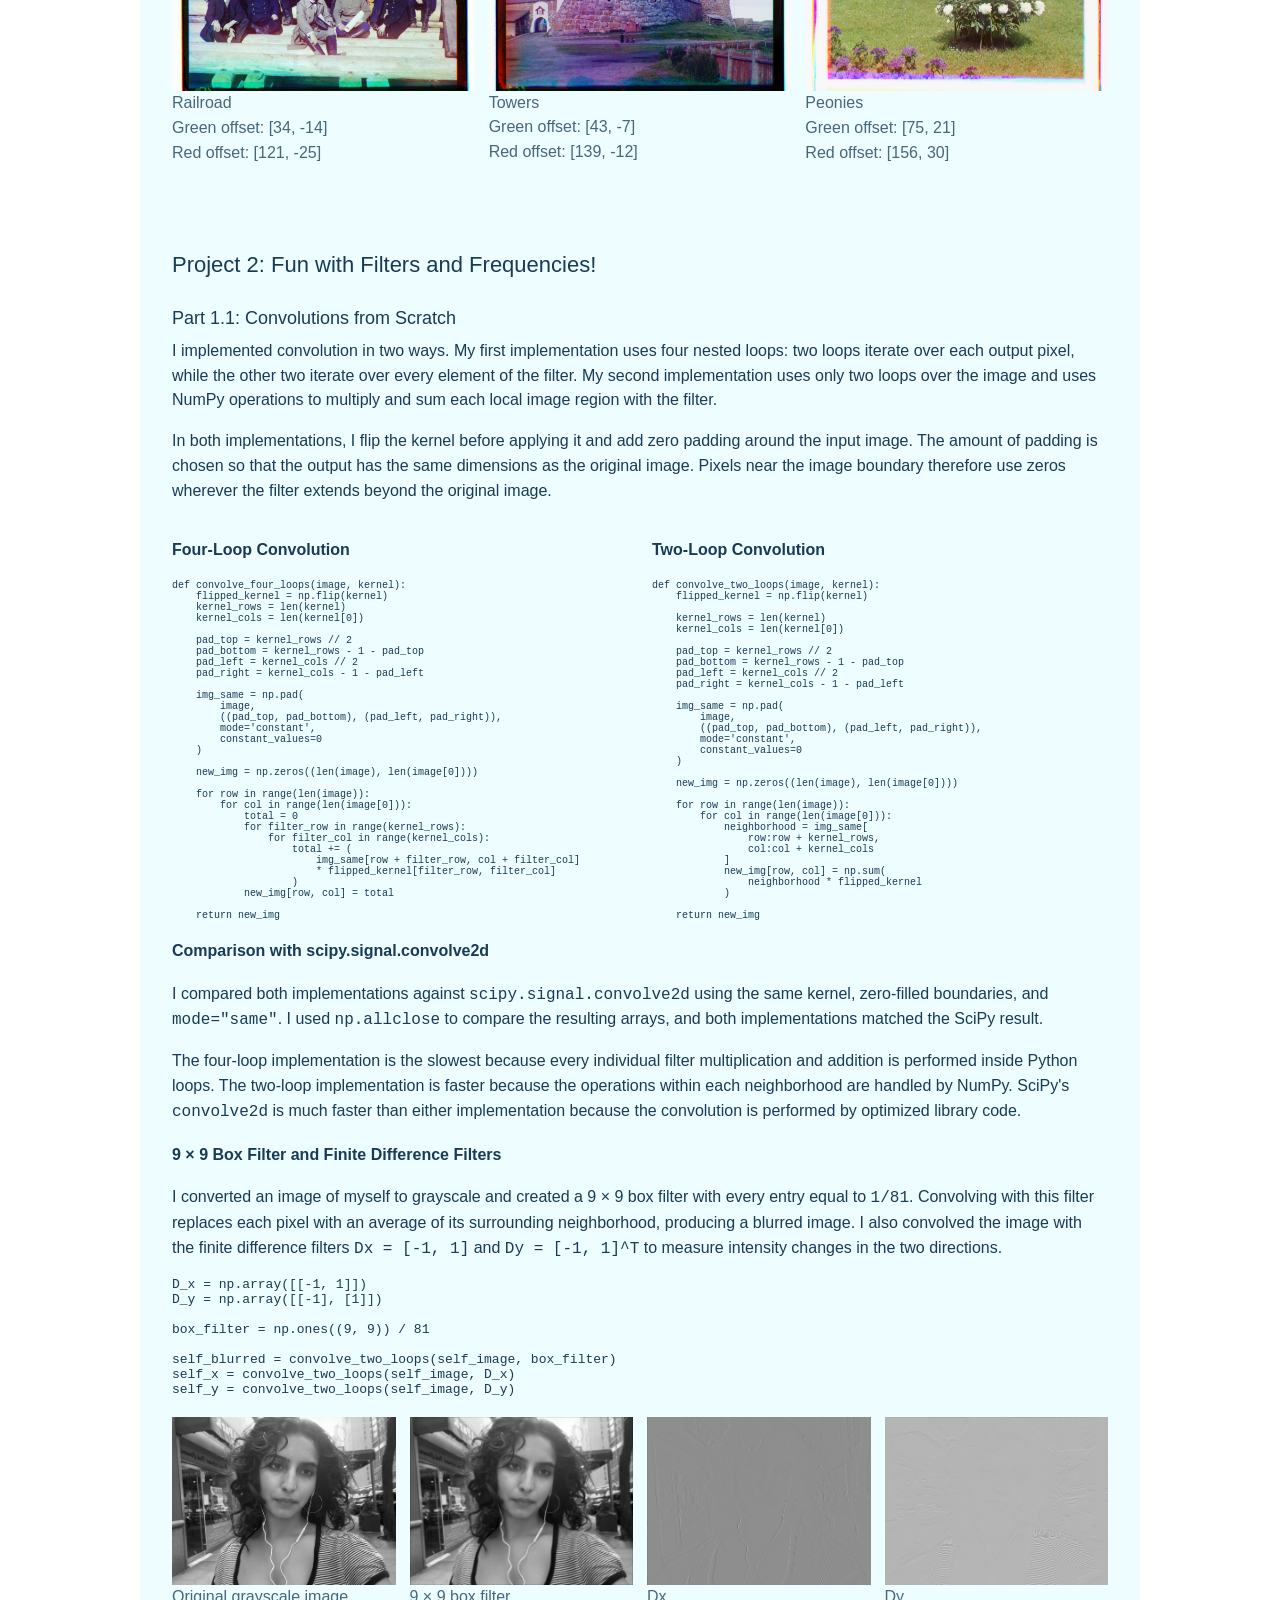
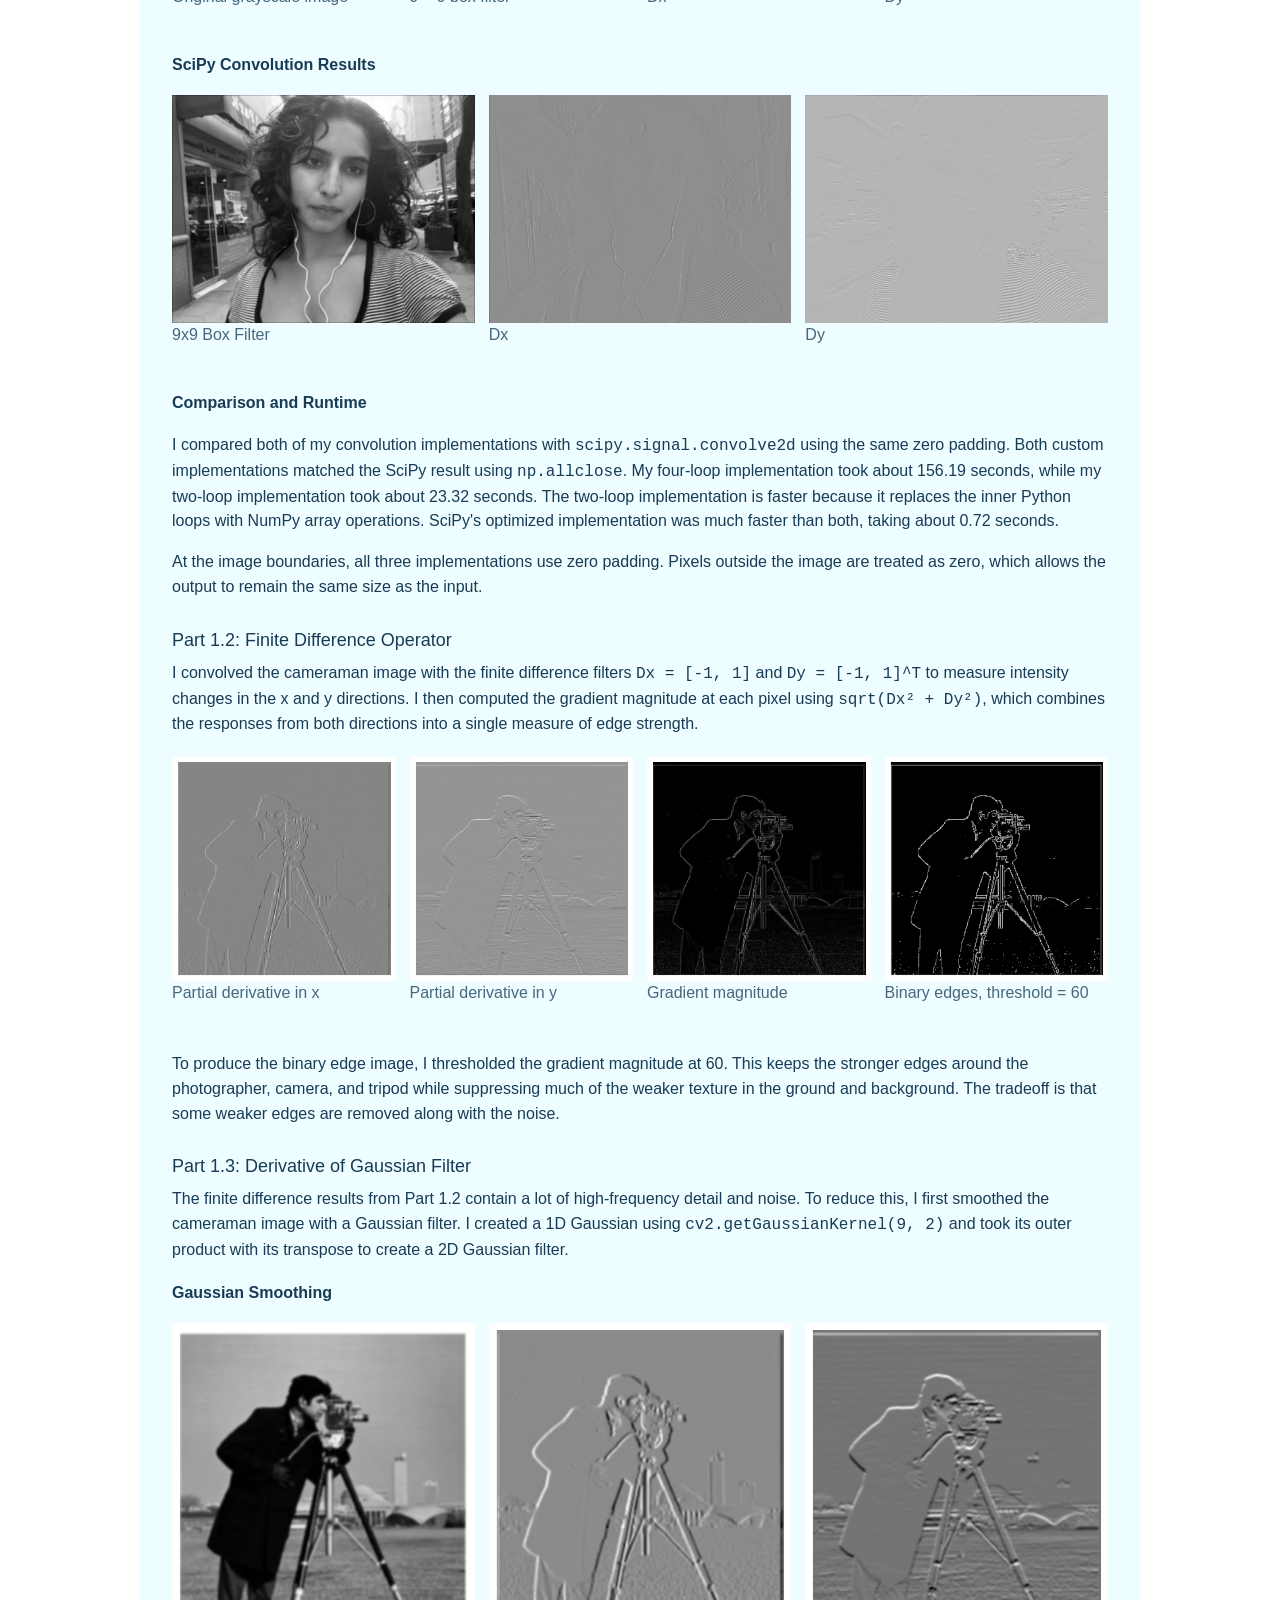
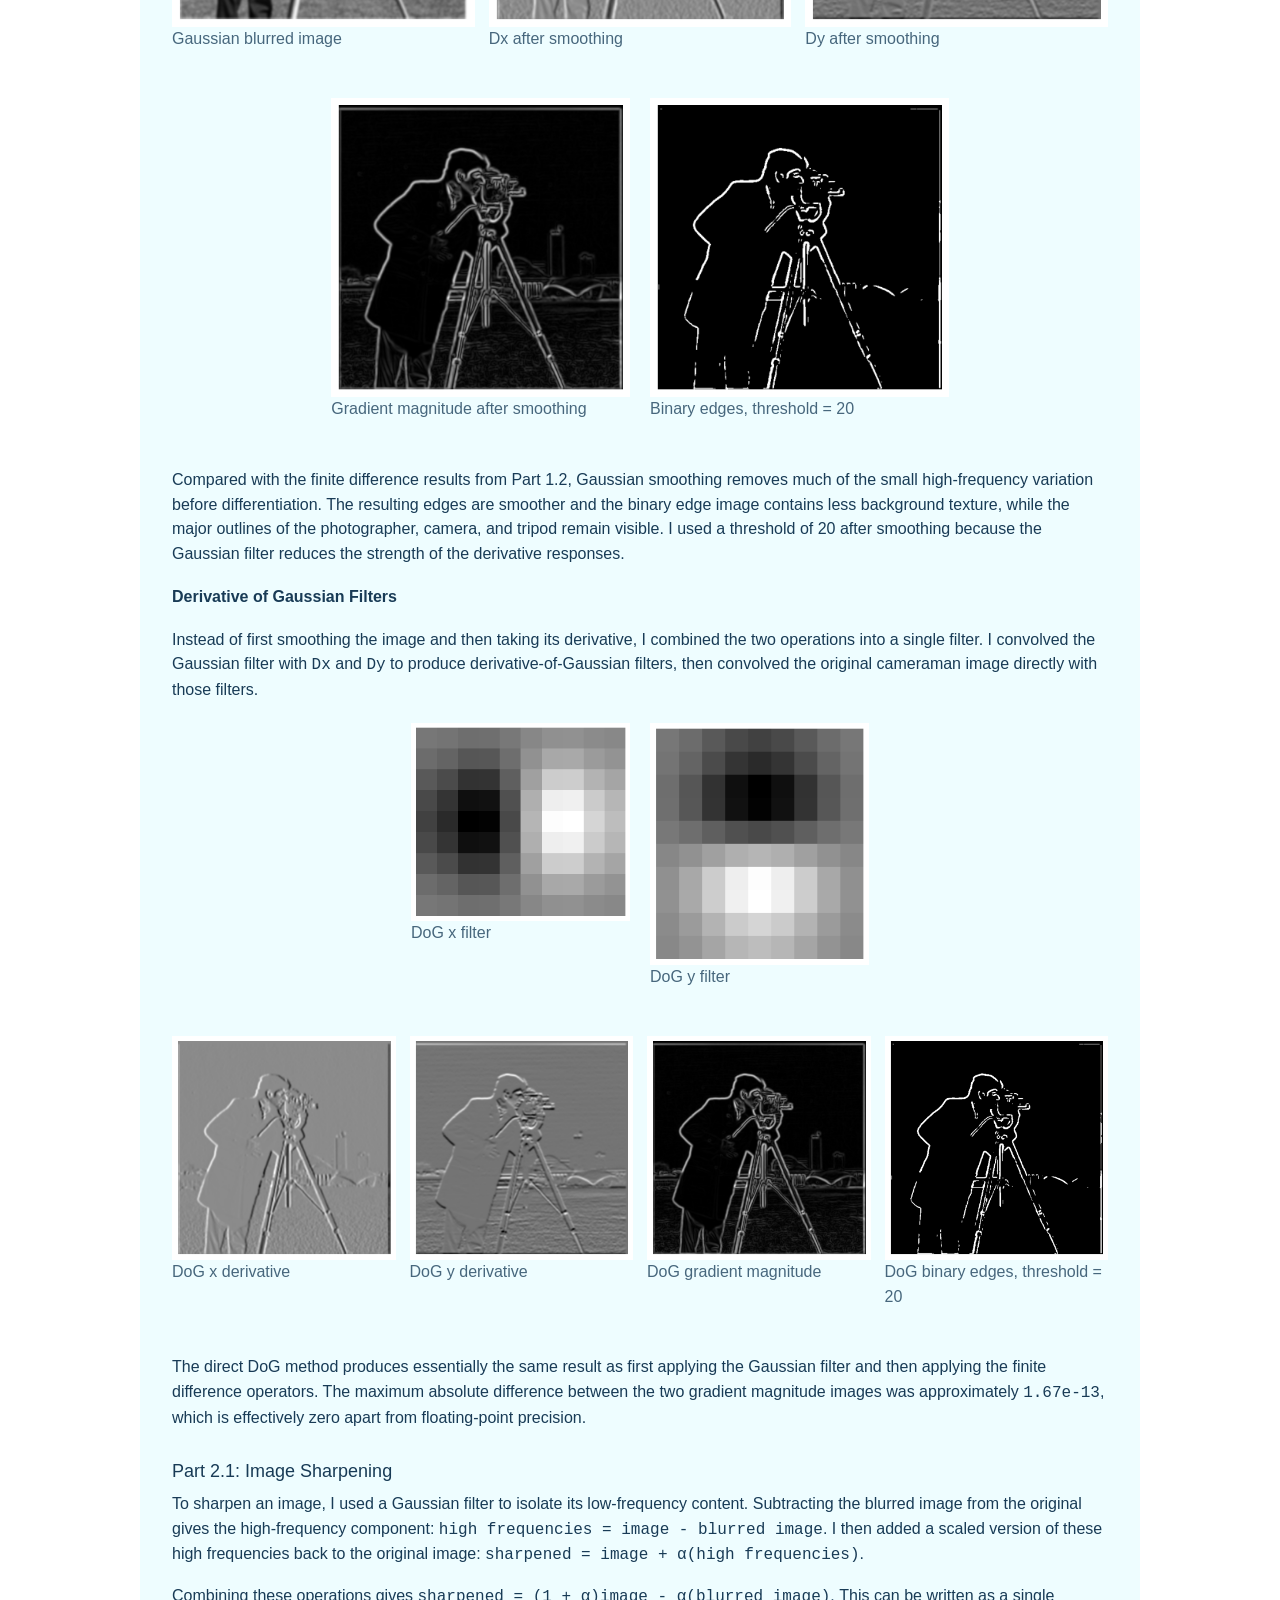
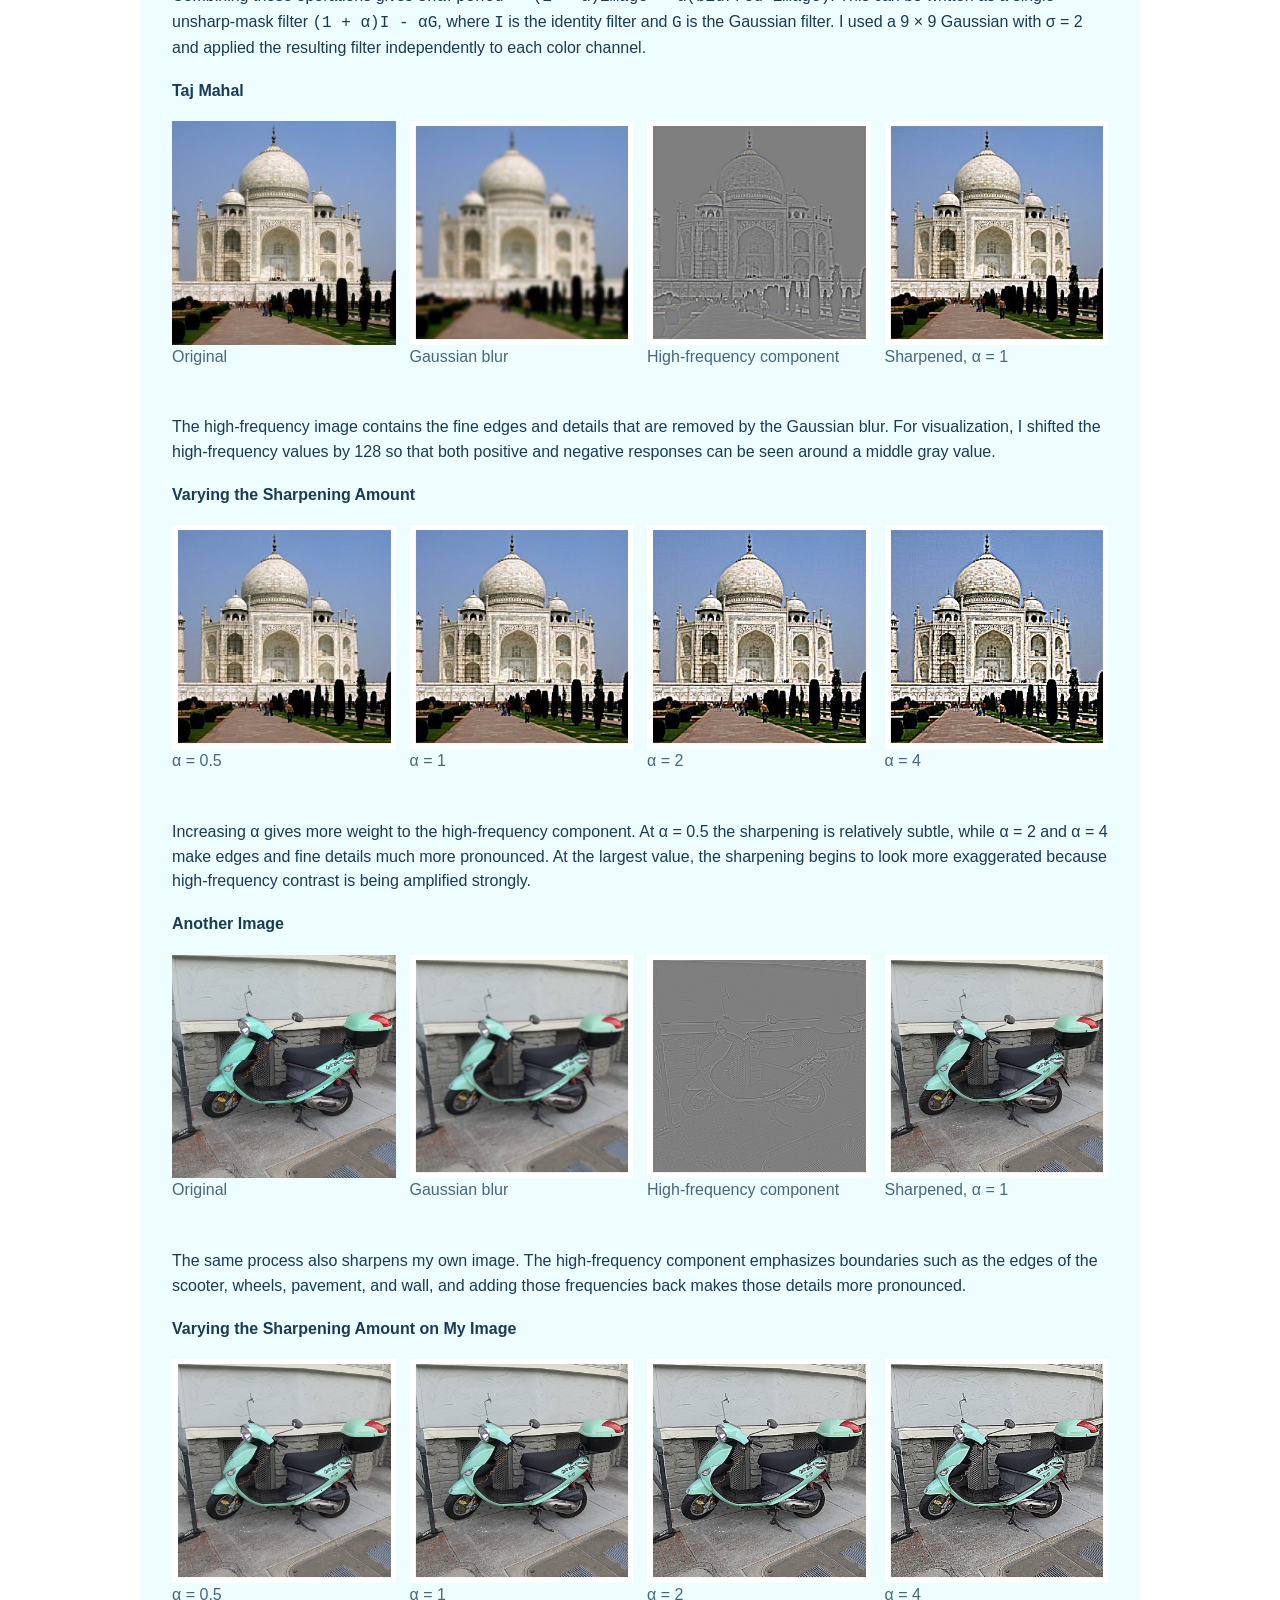
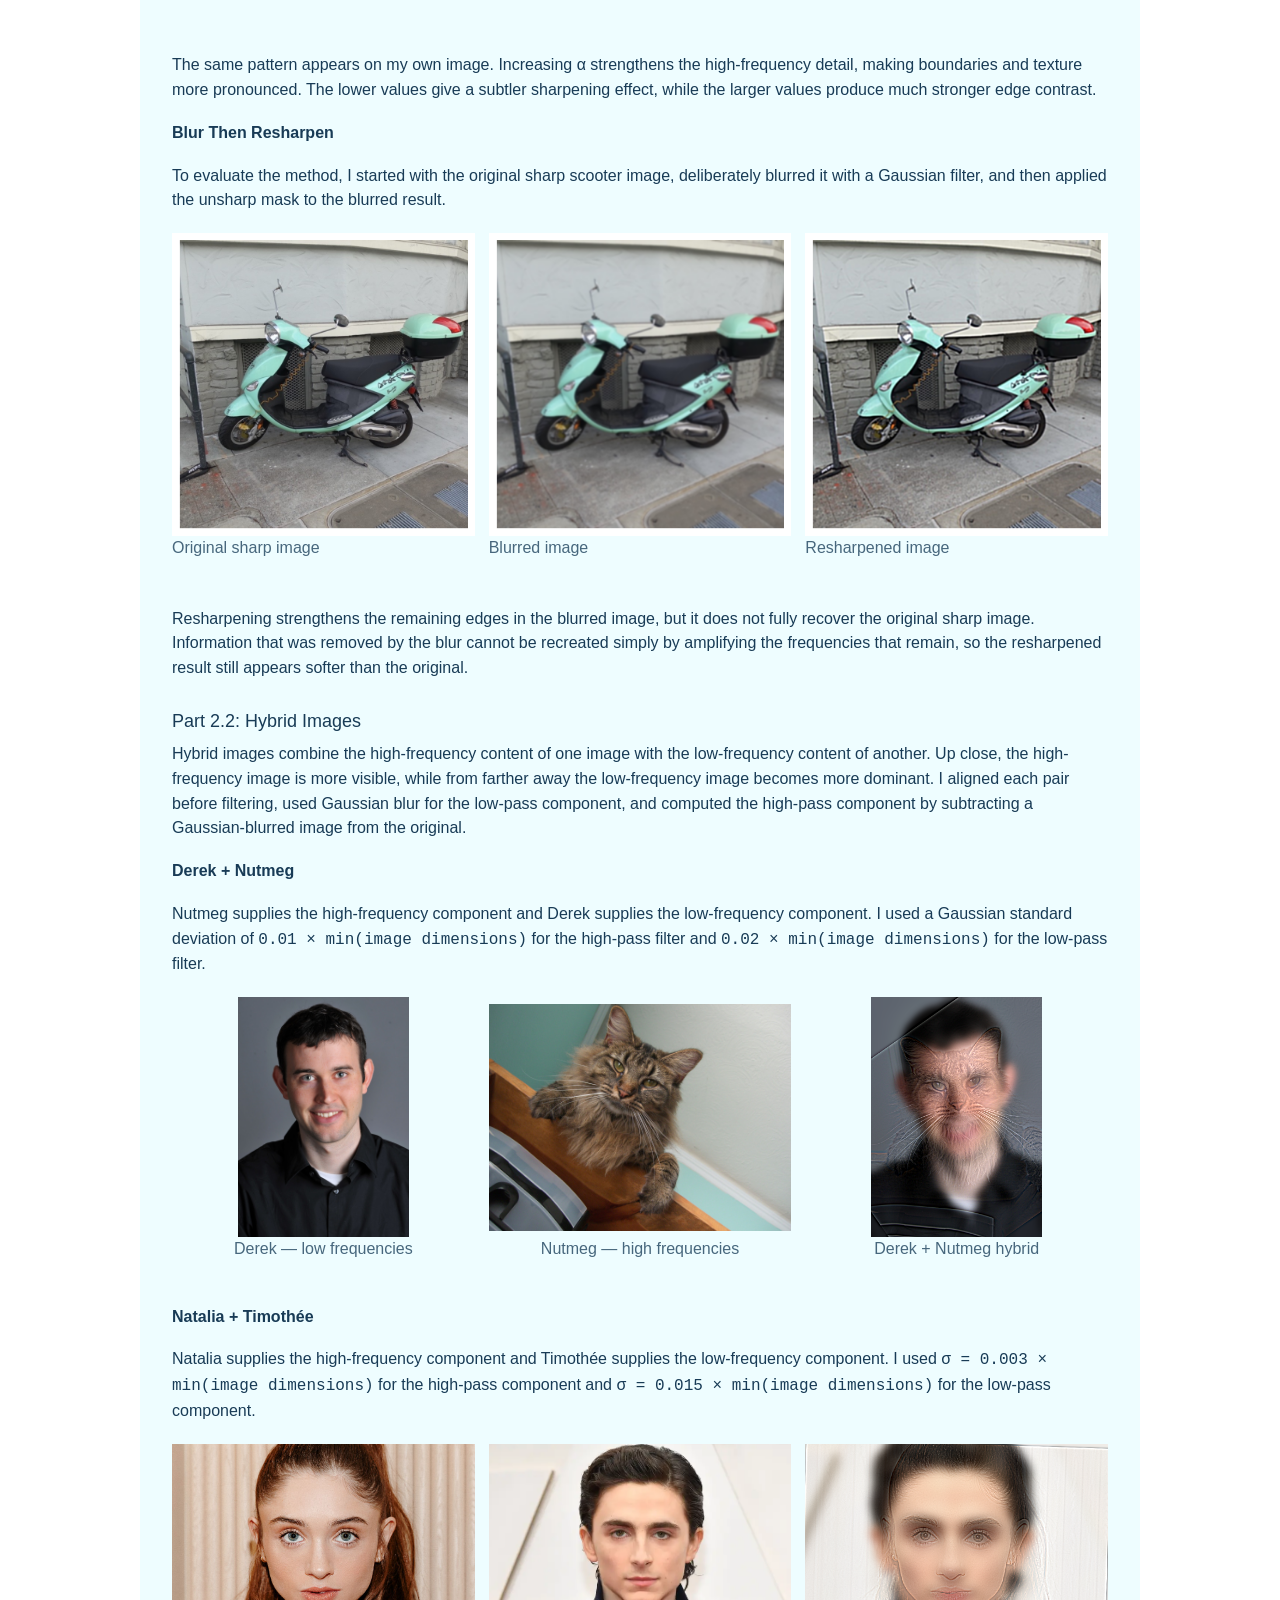
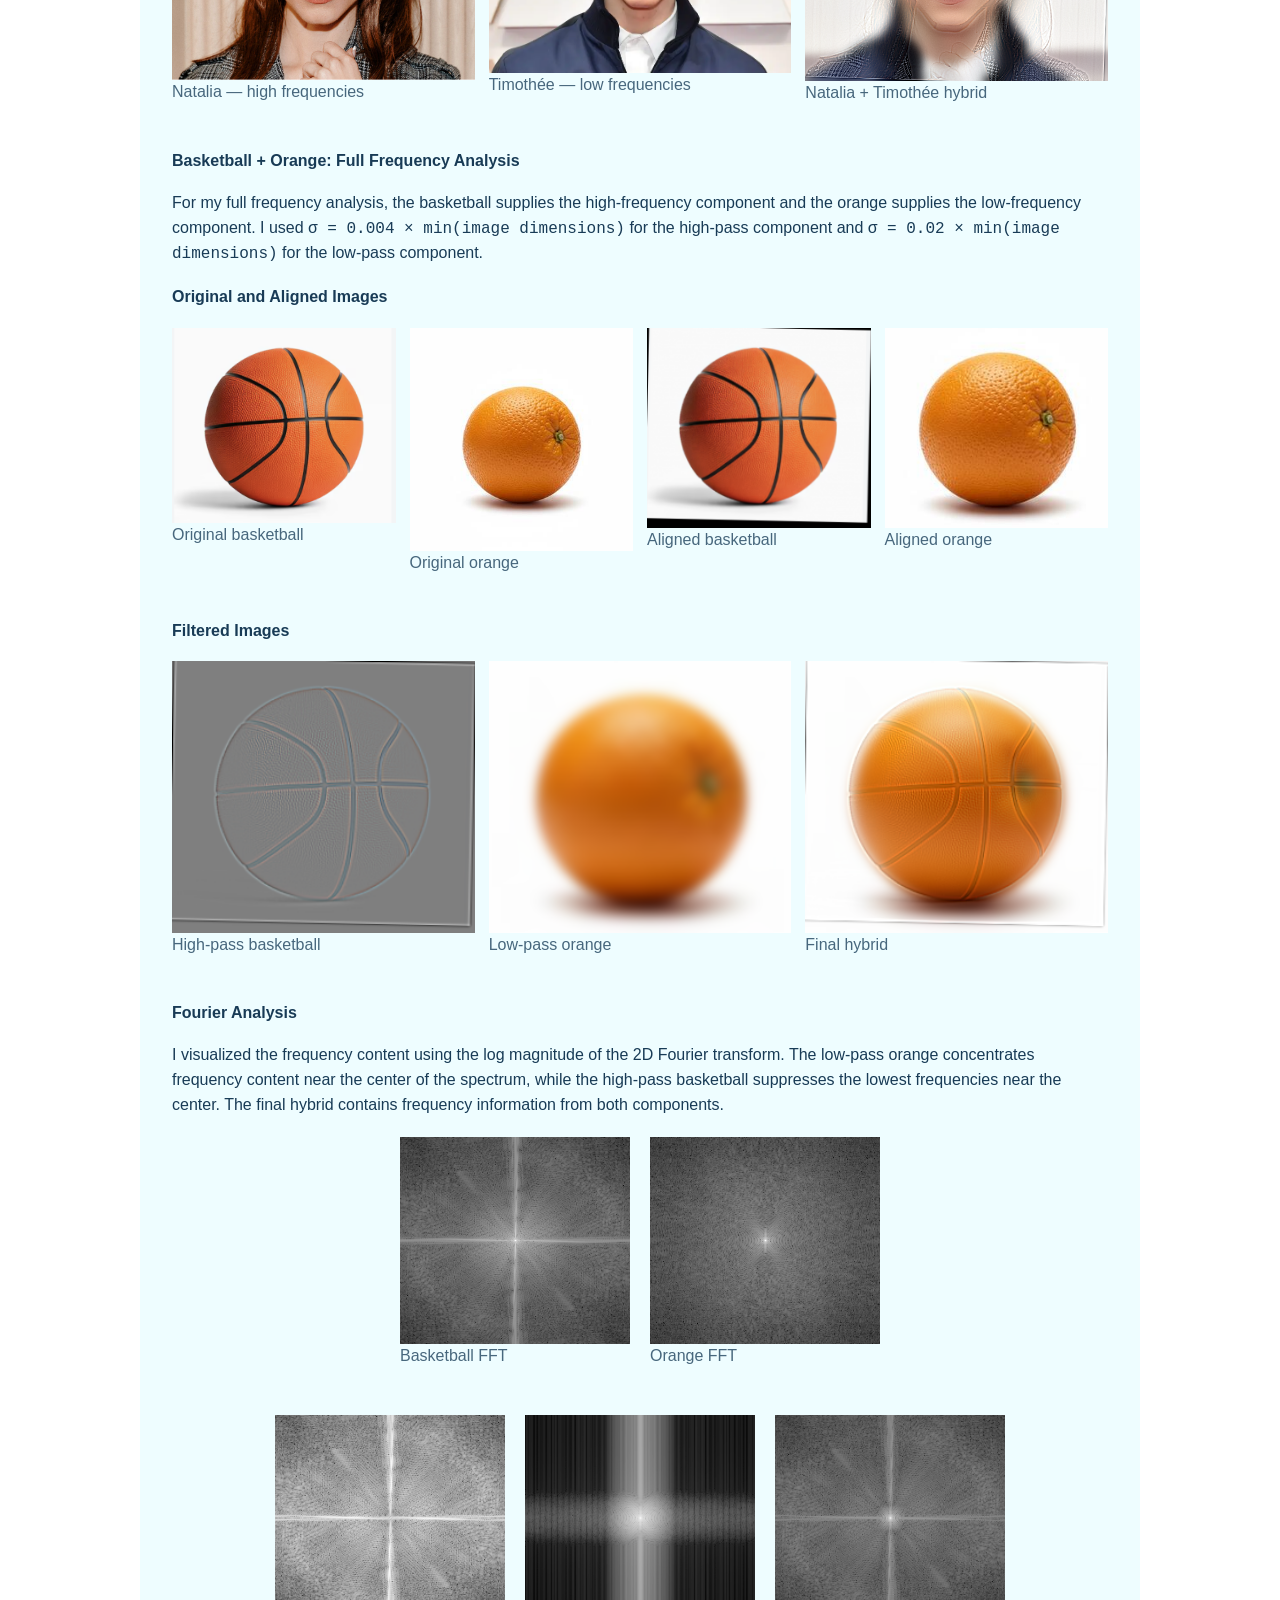
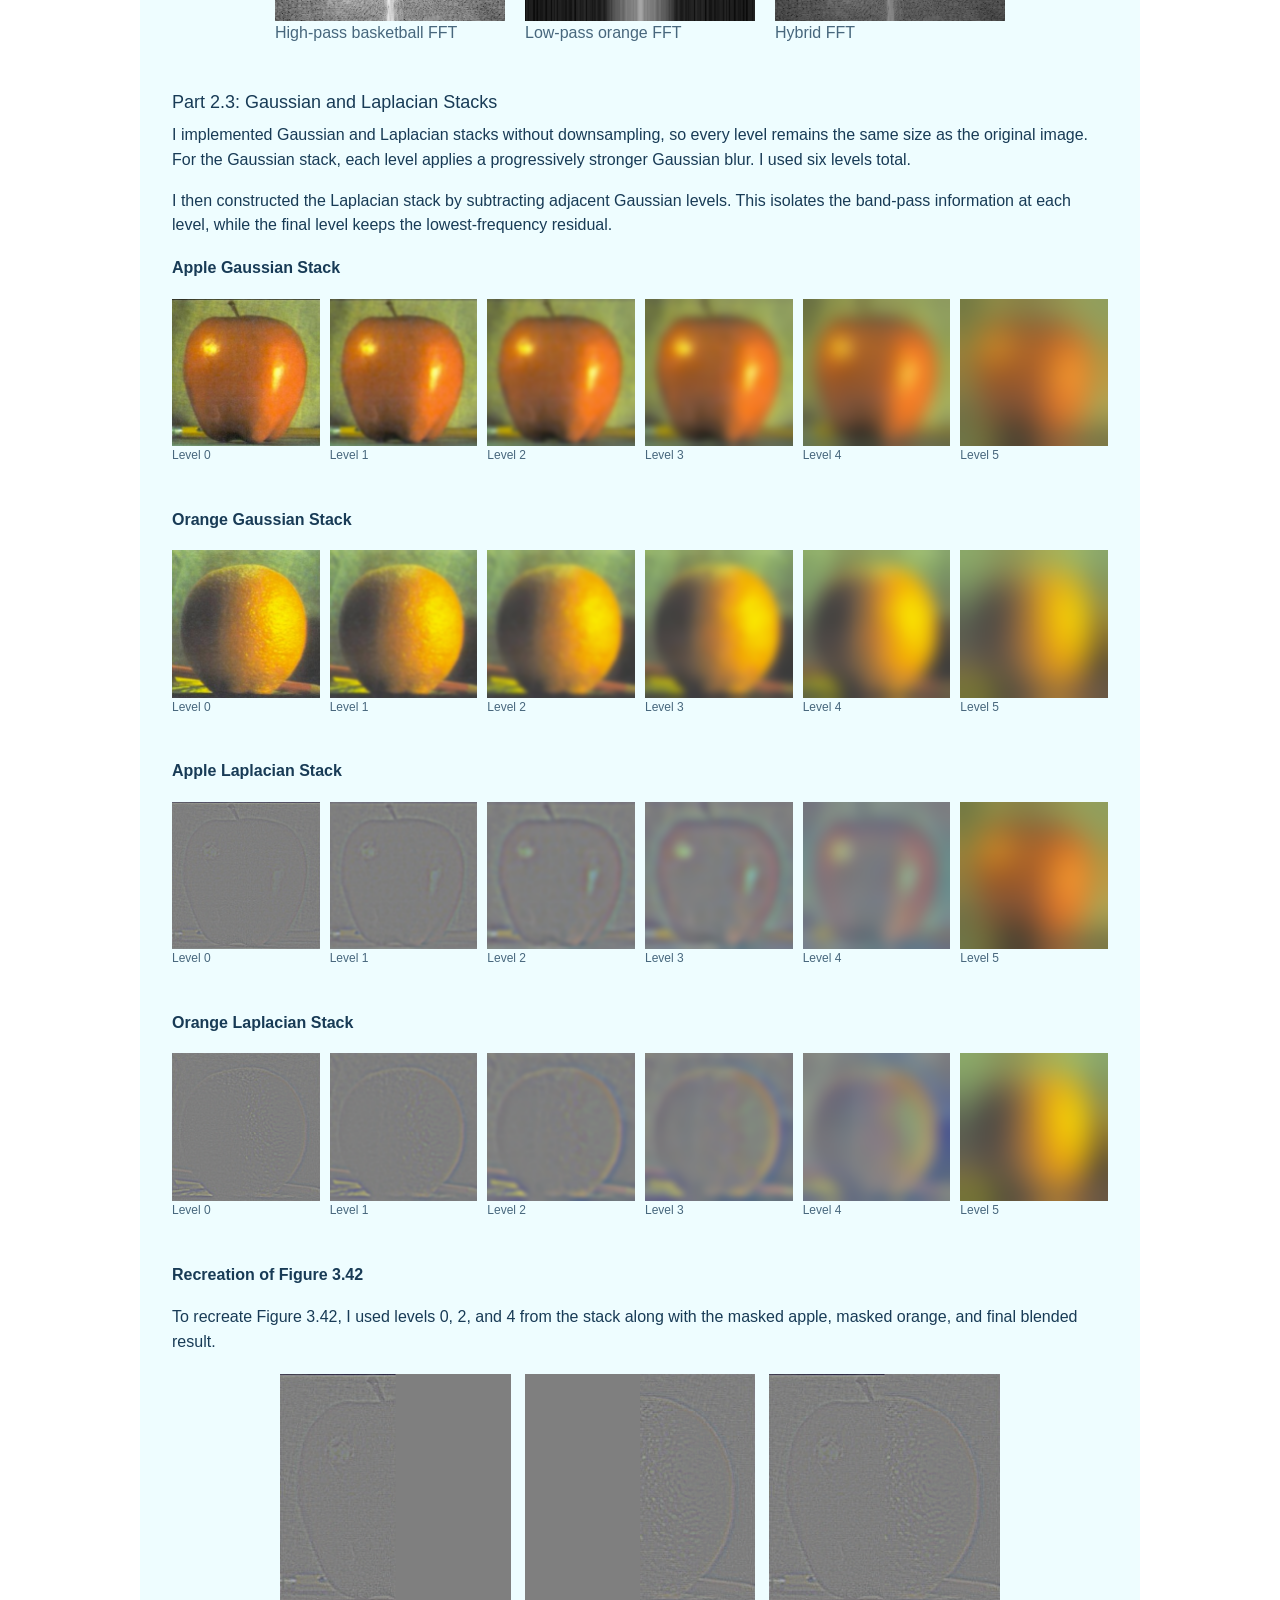
<file: index_before_1_2_update.html>
<!DOCTYPE html>
<html lang="en">

<head>
  <meta charset="UTF-8">
  <meta name="viewport" content="width=device-width, initial-scale=1.0">
  <title>Riya Sehgal - CS 180/280A</title>
  <link rel="stylesheet" href="./style.css">
</head>

<body>
  <main class="page">

    <section class="intro-header">
      <h1>CS 180/280A - Introduction to Computer Vision and Computational Photography</h1>
      <p>This is my project portfolio.</p>
    </section>

    <nav class="project-nav">
      <a href="#project0" class="project-tab active">Project 0</a>
      <a href="#project1" class="project-tab">Project 1</a>
      <a href="#project2" class="project-tab">Project 2</a>
    </nav>

    <section class="project" id="project0">
      <h2>Project 0: Becoming Friends with Your Camera</h2>

      <div class="project-content">

        <h3>Part 1: Selfie: The Wrong Way vs. The Right Way</h3>

        <div class="image-grid part1-images">
          <div class="figure">
            <img src="./media/wrong-way.jpg" alt="Wrong way selfie">
            <p class="caption">Wrong Way</p>
          </div>

          <div class="figure">
            <img src="./media/right-way.jpg" alt="Right way selfie">
            <p class="caption">Right Way</p>
          </div>
        </div>

        <h3>Part 2: Architectural Perspective Compression</h3>

        <div class="image-grid part2-images">
          <div class="figure">
            <img src="./media/far-zoom.jpg" alt="Far away zoomed in">
            <p class="caption">Far + Zoom</p>
          </div>

          <div class="figure">
            <img src="./media/close.jpg" alt="Close view">
            <p class="caption">Close</p>
          </div>
        </div>

        <h3>Part 3: The Dolly Zoom</h3>

        <div class="dolly-zoom">
          <img src="./media/dolly-zoom.gif" alt="Dolly zoom effect">
          <p class="caption">My Nalgene, dolly zoomed</p>
        </div>

      </div>
    </section>


    <section class="project" id="project1">

      <h2>
        Project 1: Images of the Russian Empire: Colorizing the
        <a href="https://www.loc.gov/collections/prokudin-gorskii/" target="_blank">
          Prokudin-Gorskii
        </a>
        photo collection
      </h2>

      <div class="project-content">

        <h3>Overview</h3>
        <p>
          The Prokudin-Gorskii scans contained three grayscale exposures stacked vertically in BGR order. I split each scan into blue, green, and red channels, used blue as the fixed reference, and aligned green and red to it separately. Before alignment, I cropped 10% from each edge to reduce the effect of the glass-plate borders. After finding the best shifts, I applied them to the original uncropped channels and stacked the result in RGB order.
        </p>

        <h3>Normalized Cross-Correlation (NCC)</h3>
        <p>
          I used normalized cross-correlation (NCC) to score each candidate alignment. For the shifted channel and blue reference, I subtracted the mean from each comparison region and computed <code>NCC = sum(A * B) / (||A|| ||B||)</code>. The shift with the highest NCC score was selected.
        </p>
        <p>
          For each candidate, I shifted the moving channel with <code>np.roll</code>. I cropped the channels before alignment and excluded an additional margin when calculating NCC to reduce the effect of border and wrapped pixels on the score.
        </p>

        <h3>Single-Scale Alignment</h3>
        <p>
          For the smaller JPEG images, I used an exhaustive search over possible row and column displacements. Green and red were aligned independently to blue, and each candidate shift was evaluated using NCC. This same single-scale alignment procedure was also used at each level of the image pyramid. The shift with the highest score was then applied to the original channel. The offsets below are shown in <code>(row, column)</code> order.
        </p>

        <div class="image-grid three">

          <div class="figure">
            <img src="./1/cathedral_color.jpg" alt="Cathedral">
            <p class="caption">
              Cathedral<br>
              Green offset: [x, y]<br>
              Red offset: [x, y]
            </p>
          </div>

          <div class="figure">
            <img src="./1/monastery_color.jpg" alt="Monastery">
            <p class="caption">
              Monastery<br>
              Green offset: [x, y]<br>
              Red offset: [x, y]
            </p>
          </div>

          <div class="figure">
            <img src="./1/tobolsk_color.jpg" alt="Tobolsk">
            <p class="caption">
              Tobolsk<br>
              Green offset: [x, y]<br>
              Red offset: [x, y]
            </p>
          </div>

        </div>


        <h3>Multi-Scale Pyramid Alignment</h3>
        <p>
          The TIFF images were much larger, so I used an image pyramid to make the alignment search more efficient. At each level, I blurred the channel with a 3 × 3 averaging filter and downsampled it by taking every other row and column. I continued until the image had been reduced to about 7% of its original size or another reduction would have made one dimension smaller than 64 pixels.
        </p>
        <p>
          Alignment began at the smallest level with a search around <code>(0, 0)</code>. The initial search radius was based on 10% of the smaller image dimension and limited to between 5 and 15 pixels. At each higher-resolution level, I doubled the previous shift to account for the change in scale and refined it within a 4-pixel search radius. I repeated this separately for green and red, then applied the final shifts to the original uncropped channels.
        </p>

        <div class="image-grid three">

          <div class="figure">
            <img src="./1/church_color.jpg" alt="Church">
            <p class="caption">
              Church<br>
              Green offset: [x, y]<br>
              Red offset: [x, y]
            </p>
          </div>

          <div class="figure">
            <img src="./1/emir_color.jpg" alt="Emir">
            <p class="caption">
              Emir<br>
              Green offset: [x, y]<br>
              Red offset: [x, y]
            </p>
          </div>

          <div class="figure">
            <img src="./1/harvesters_color.jpg" alt="Harvesters">
            <p class="caption">
              Harvesters<br>
              Green offset: [x, y]<br>
              Red offset: [x, y]
            </p>
          </div>

          <div class="figure">
            <img src="./1/icon_color.jpg" alt="Icon">
            <p class="caption">
              Icon<br>
              Green offset: [x, y]<br>
              Red offset: [x, y]
            </p>
          </div>

          <div class="figure">
            <img src="./1/ilemselga_color.jpg" alt="Ilemtselga">
            <p class="caption">
              Ilemtselga<br>
              Green offset: [x, y]<br>
              Red offset: [x, y]
            </p>
          </div>

          <div class="figure">
            <img src="./1/melons_color.jpg" alt="Melons">
            <p class="caption">
              Melons<br>
              Green offset: [x, y]<br>
              Red offset: [x, y]
            </p>
          </div>

          <div class="figure">
            <img src="./1/religous_painting_color.jpg" alt="Religious Painting">
            <p class="caption">
              Religious Painting<br>
              Green offset: [x, y]<br>
              Red offset: [x, y]
            </p>
          </div>

          <div class="figure">
            <img src="./1/self_portrait_color.jpg" alt="Self Portrait">
            <p class="caption">
              Self Portrait<br>
              Green offset: [x, y]<br>
              Red offset: [x, y]
            </p>
          </div>

          <div class="figure">
            <img src="./1/siren_color.jpg" alt="Siren">
            <p class="caption">
              Siren<br>
              Green offset: [x, y]<br>
              Red offset: [x, y]
            </p>
          </div>

          <div class="figure">
            <img src="./1/three_generations_color.jpg" alt="Three Generations">
            <p class="caption">
              Three Generations<br>
              Green offset: [x, y]<br>
              Red offset: [x, y]
            </p>
          </div>

          <div class="figure">
            <img src="./1/wharf_color.jpg" alt="Wharf">
            <p class="caption">
              Wharf<br>
              Green offset: [x, y]<br>
              Red offset: [x, y]
            </p>
          </div>

        </div>


        <h3>Alignment Failure</h3>
        <p>
          Emir was the least accurate result. The algorithm found a green shift of <code>(49, 24)</code> and a red shift of <code>(86, 43)</code>, but some color fringing remained around high-contrast edges. A likely cause was that corresponding regions had noticeably different intensities across the color exposures. Mean subtraction and normalization helped account for overall brightness differences, but raw-pixel NCC could still struggle when corresponding pixels differed substantially between color channels.
        </p>

        <h3>Images of My Choosing</h3>
        <p>
          I also applied the same alignment procedure to three additional images from the Prokudin-Gorskii collection.
        </p>

        <div class="image-grid three">

          <div class="figure">
            <img src="./1/railroad_color.jpg" alt="Railroad">
            <p class="caption">
              Railroad<br>
              Green offset: [x, y]<br>
              Red offset: [x, y]
            </p>
          </div>

          <div class="figure">
            <img src="./1/towers_color.jpg" alt="Towers">
            <p class="caption">
              Towers<br>
              Green offset: [x, y]<br>
              Red offset: [x, y]
            </p>
          </div>

          <div class="figure">
            <img src="./1/peonies_color.jpg" alt="Peonies">
            <p class="caption">
              Peonies<br>
              Green offset: [x, y]<br>
              Red offset: [x, y]
            </p>
          </div>

        </div>

      </div>
    </section>


    <section class="project" id="project2">

      <h2>Project 2: Fun with Filters and Frequencies!</h2>

      <div class="project-content">


        <h3>Part 1.1: Convolutions from Scratch</h3>

        <p>
          I implemented convolution in two ways. My first implementation uses
          four nested loops: two loops iterate over each output pixel, while
          the other two iterate over every element of the filter. My second
          implementation uses only two loops over the image and uses NumPy
          operations to multiply and sum each local image region with the
          filter.
        </p>

        <p>
          In both implementations, I flip the kernel before applying it and
          add zero padding around the input image. The amount of padding is
          chosen so that the output has the same dimensions as the original
          image. Pixels near the image boundary therefore use zeros wherever
          the filter extends beyond the original image.
        </p>


        <div class="convolution-code-grid">
  <div class="convolution-code-column">
    <h4>Four-Loop Convolution</h4>

        <pre><code>def convolve_four_loops(image, kernel):
    flipped_kernel = np.flip(kernel)
    kernel_rows = len(kernel)
    kernel_cols = len(kernel[0])

    pad_top = kernel_rows // 2
    pad_bottom = kernel_rows - 1 - pad_top
    pad_left = kernel_cols // 2
    pad_right = kernel_cols - 1 - pad_left

    img_same = np.pad(
        image,
        ((pad_top, pad_bottom), (pad_left, pad_right)),
        mode='constant',
        constant_values=0
    )

    new_img = np.zeros((len(image), len(image[0])))

    for row in range(len(image)):
        for col in range(len(image[0])):
            total = 0
            for filter_row in range(kernel_rows):
                for filter_col in range(kernel_cols):
                    total += (
                        img_same[row + filter_row, col + filter_col]
                        * flipped_kernel[filter_row, filter_col]
                    )
            new_img[row, col] = total

    return new_img</code></pre>
  </div>

  <div class="convolution-code-column">
    <h4>Two-Loop Convolution</h4>

        <pre><code>def convolve_two_loops(image, kernel):
    flipped_kernel = np.flip(kernel)

    kernel_rows = len(kernel)
    kernel_cols = len(kernel[0])

    pad_top = kernel_rows // 2
    pad_bottom = kernel_rows - 1 - pad_top
    pad_left = kernel_cols // 2
    pad_right = kernel_cols - 1 - pad_left

    img_same = np.pad(
        image,
        ((pad_top, pad_bottom), (pad_left, pad_right)),
        mode='constant',
        constant_values=0
    )

    new_img = np.zeros((len(image), len(image[0])))

    for row in range(len(image)):
        for col in range(len(image[0])):
            neighborhood = img_same[
                row:row + kernel_rows,
                col:col + kernel_cols
            ]
            new_img[row, col] = np.sum(
                neighborhood * flipped_kernel
            )

    return new_img</code></pre>
  </div>
</div>


        <h4>Comparison with scipy.signal.convolve2d</h4>

        <p>
          I compared both implementations against
          <code>scipy.signal.convolve2d</code> using the same kernel,
          zero-filled boundaries, and <code>mode="same"</code>. I used
          <code>np.allclose</code> to compare the resulting arrays, and both
          implementations matched the SciPy result.
        </p>

        <p>
          The four-loop implementation is the slowest because every individual
          filter multiplication and addition is performed inside Python loops.
          The two-loop implementation is faster because the operations within
          each neighborhood are handled by NumPy. SciPy's
          <code>convolve2d</code> is much faster than either implementation
          because the convolution is performed by optimized library code.
        </p>


        <h4>9 × 9 Box Filter and Finite Difference Filters</h4>

        <p>
          I converted an image of myself to grayscale and created a 9 × 9 box
          filter with every entry equal to <code>1/81</code>. Convolving with
          this filter replaces each pixel with an average of its surrounding
          neighborhood, producing a blurred image. I also convolved the image
          with the finite difference filters
          <code>Dx = [-1, 1]</code> and
          <code>Dy = [-1, 1]^T</code> to measure intensity changes in the two
          directions.
        </p>

        <pre><code>D_x = np.array([[-1, 1]])
D_y = np.array([[-1], [1]])

box_filter = np.ones((9, 9)) / 81

self_blurred = convolve_two_loops(self_image, box_filter)
self_x = convolve_two_loops(self_image, D_x)
self_y = convolve_two_loops(self_image, D_y)</code></pre>


        <div class="image-grid four">

          <div class="figure">
            <img src="./2/1.1/self_original.png" alt="Original grayscale self image">
            <p class="caption">Original grayscale image</p>
          </div>

          <div class="figure">
            <img src="./2/1.1/self_box_filter.png" alt="Self image after 9 by 9 box filter">
            <p class="caption">9 × 9 box filter</p>
          </div>

          <div class="figure">
            <img src="./2/1.1/self_x_derivative.png" alt="Self image x derivative">
            <p class="caption">Dx</p>
          </div>

          <div class="figure">
            <img src="./2/1.1/self_y_derivative.png" alt="Self image y derivative">
            <p class="caption">Dy</p>
          </div>

        </div>



        
        <h4>SciPy Convolution Results</h4>

        <div class="image-grid three">
          <div class="figure">
            <img src="./2/1.1/scipy_box_filter.png" alt="SciPy box filter result">
            <p class="caption">9x9 Box Filter</p>
          </div>

          <div class="figure">
            <img src="./2/1.1/scipy_x_derivative.png" alt="SciPy x derivative">
            <p class="caption">Dx</p>
          </div>

          <div class="figure">
            <img src="./2/1.1/scipy_y_derivative.png" alt="SciPy y derivative">
            <p class="caption">Dy</p>
          </div>
        </div>

        <h4>Comparison and Runtime</h4>

        <p>
          I compared both of my convolution implementations with
          <code>scipy.signal.convolve2d</code> using the same zero padding.
          Both custom implementations matched the SciPy result using
          <code>np.allclose</code>. My four-loop implementation took about
          156.19 seconds, while my two-loop implementation took about
          23.32 seconds. The two-loop implementation is faster because it
          replaces the inner Python loops with NumPy array operations.
          SciPy's optimized implementation was much faster than both,
          taking about 0.72 seconds.
        </p>

        <p>
          At the image boundaries, all three implementations use zero
          padding. Pixels outside the image are treated as zero, which allows
          the output to remain the same size as the input.
        </p>

<h3>Part 1.2: Finite Difference Operator</h3>

        <p>
          I convolved the cameraman image with the finite difference filters
          <code>Dx = [-1, 1]</code> and <code>Dy = [-1, 1]^T</code>
          to measure intensity changes in the x and y directions. I then
          computed the gradient magnitude at each pixel using
          <code>sqrt(Dx² + Dy²)</code>, which combines the responses from
          both directions into a single measure of edge strength.
        </p>

        <div class="image-grid four">

          <div class="figure">
            <img src="./2/1.2/x_derivative.png" alt="Cameraman x derivative">
            <p class="caption">Partial derivative in x</p>
          </div>

          <div class="figure">
            <img src="./2/1.2/y_derivative.png" alt="Cameraman y derivative">
            <p class="caption">Partial derivative in y</p>
          </div>

          <div class="figure">
            <img src="./2/1.2/gradient_magnitude.png" alt="Cameraman gradient magnitude">
            <p class="caption">Gradient magnitude</p>
          </div>

          <div class="figure">
            <img src="./2/1.2/binary_edges.png" alt="Thresholded cameraman edges">
            <p class="caption">Binary edges, threshold = 60</p>
          </div>

        </div>

        <p>
          To produce the binary edge image, I thresholded the gradient
          magnitude at 60. This keeps the stronger edges around the
          photographer, camera, and tripod while suppressing much of the
          weaker texture in the ground and background. The tradeoff is that
          some weaker edges are removed along with the noise.
        </p>



        <h3>Part 1.3: Derivative of Gaussian Filter</h3>

        <p>
          The finite difference results from Part 1.2 contain a lot of
          high-frequency detail and noise. To reduce this, I first smoothed
          the cameraman image with a Gaussian filter. I created a 1D Gaussian
          using <code>cv2.getGaussianKernel(9, 2)</code> and took its outer
          product with its transpose to create a 2D Gaussian filter.
        </p>


        <h4>Gaussian Smoothing</h4>

        <div class="image-grid three">

          <div class="figure">
            <img src="./2/1.3/gaussian_blur.png" alt="Gaussian blurred cameraman">
            <p class="caption">Gaussian blurred image</p>
          </div>

          <div class="figure">
            <img src="./2/1.3/blurred_x_derivative.png" alt="X derivative after Gaussian smoothing">
            <p class="caption">Dx after smoothing</p>
          </div>

          <div class="figure">
            <img src="./2/1.3/blurred_y_derivative.png" alt="Y derivative after Gaussian smoothing">
            <p class="caption">Dy after smoothing</p>
          </div>

        </div>


        <div class="image-grid two-match-three">

          <div class="figure">
            <img src="./2/1.3/blurred_gradient_magnitude.png" alt="Gradient magnitude after smoothing">
            <p class="caption">Gradient magnitude after smoothing</p>
          </div>

          <div class="figure">
            <img src="./2/1.3/blurred_binary_edges.png" alt="Binary edges after smoothing">
            <p class="caption">Binary edges, threshold = 20</p>
          </div>

        </div>

        <p>
          Compared with the finite difference results from Part 1.2, Gaussian
          smoothing removes much of the small high-frequency variation before
          differentiation. The resulting edges are smoother and the binary
          edge image contains less background texture, while the major
          outlines of the photographer, camera, and tripod remain visible.
          I used a threshold of 20 after smoothing because the Gaussian filter
          reduces the strength of the derivative responses.
        </p>


        <h4>Derivative of Gaussian Filters</h4>

        <p>
          Instead of first smoothing the image and then taking its derivative,
          I combined the two operations into a single filter. I convolved the
          Gaussian filter with <code>Dx</code> and <code>Dy</code> to produce
          derivative-of-Gaussian filters, then convolved the original cameraman
          image directly with those filters.
        </p>


        <div class="image-grid two-match-four">

          <div class="figure">
            <img src="./2/1.3/DoG_x_filter.png" alt="Derivative of Gaussian x filter">
            <p class="caption">DoG x filter</p>
          </div>

          <div class="figure">
            <img src="./2/1.3/DoG_y_filter.png" alt="Derivative of Gaussian y filter">
            <p class="caption">DoG y filter</p>
          </div>

        </div>


        <div class="image-grid four">

          <div class="figure">
            <img src="./2/1.3/DoG_x_derivative.png" alt="DoG x derivative">
            <p class="caption">DoG x derivative</p>
          </div>

          <div class="figure">
            <img src="./2/1.3/DoG_y_derivative.png" alt="DoG y derivative">
            <p class="caption">DoG y derivative</p>
          </div>

          <div class="figure">
            <img src="./2/1.3/DoG_gradient_magnitude.png" alt="DoG gradient magnitude">
            <p class="caption">DoG gradient magnitude</p>
          </div>

          <div class="figure">
            <img src="./2/1.3/DoG_binary_edges.png" alt="DoG binary edges">
            <p class="caption">DoG binary edges, threshold = 20</p>
          </div>

        </div>

        <p>
          The direct DoG method produces essentially the same result as first
          applying the Gaussian filter and then applying the finite difference
          operators. The maximum absolute difference between the two gradient
          magnitude images was approximately <code>1.67e-13</code>, which is
          effectively zero apart from floating-point precision.
        </p>



        <h3>Part 2.1: Image Sharpening</h3>

        <p>
          To sharpen an image, I used a Gaussian filter to isolate its
          low-frequency content. Subtracting the blurred image from the
          original gives the high-frequency component:
          <code>high frequencies = image - blurred image</code>.
          I then added a scaled version of these high frequencies back to
          the original image:
          <code>sharpened = image + α(high frequencies)</code>.
        </p>

        <p>
          Combining these operations gives
          <code>sharpened = (1 + α)image - α(blurred image)</code>.
          This can be written as a single unsharp-mask filter
          <code>(1 + α)I - αG</code>, where <code>I</code> is the
          identity filter and <code>G</code> is the Gaussian filter.
          I used a 9 × 9 Gaussian with σ = 2 and applied the resulting
          filter independently to each color channel.
        </p>


        <h4>Taj Mahal</h4>

        <div class="image-grid four">

          <div class="figure">
            <img src="./2/2.1/taj.jpg" alt="Original Taj Mahal">
            <p class="caption">Original</p>
          </div>

          <div class="figure">
            <img src="./2/2.1/taj_blurred.png" alt="Blurred Taj Mahal">
            <p class="caption">Gaussian blur</p>
          </div>

          <div class="figure">
            <img src="./2/2.1/taj_high_frequency.png" alt="Taj Mahal high frequencies">
            <p class="caption">High-frequency component</p>
          </div>

          <div class="figure">
            <img src="./2/2.1/taj_sharpened.png" alt="Sharpened Taj Mahal">
            <p class="caption">Sharpened, α = 1</p>
          </div>

        </div>

        <p>
          The high-frequency image contains the fine edges and details that
          are removed by the Gaussian blur. For visualization, I shifted the
          high-frequency values by 128 so that both positive and negative
          responses can be seen around a middle gray value.
        </p>


        <h4>Varying the Sharpening Amount</h4>

        <div class="image-grid four">

          <div class="figure">
            <img src="./2/2.1/taj_sharpened_alpha0.5.png" alt="Taj sharpened with alpha 0.5">
            <p class="caption">α = 0.5</p>
          </div>

          <div class="figure">
            <img src="./2/2.1/taj_sharpened.png" alt="Taj sharpened with alpha 1">
            <p class="caption">α = 1</p>
          </div>

          <div class="figure">
            <img src="./2/2.1/taj_sharpened_alpha2.png" alt="Taj sharpened with alpha 2">
            <p class="caption">α = 2</p>
          </div>

          <div class="figure">
            <img src="./2/2.1/taj_sharpened_alpha4.png" alt="Taj sharpened with alpha 4">
            <p class="caption">α = 4</p>
          </div>

        </div>

        <p>
          Increasing α gives more weight to the high-frequency component.
          At α = 0.5 the sharpening is relatively subtle, while α = 2 and
          α = 4 make edges and fine details much more pronounced. At the
          largest value, the sharpening begins to look more exaggerated
          because high-frequency contrast is being amplified strongly.
        </p>


        <h4>Another Image</h4>

        <div class="image-grid four">

          <div class="figure">
            <img src="./2/2.1/mypic2.1.jpg" alt="Original scooter image">
            <p class="caption">Original</p>
          </div>

          <div class="figure">
            <img src="./2/2.1/mine_blurred.png" alt="Blurred scooter image">
            <p class="caption">Gaussian blur</p>
          </div>

          <div class="figure">
            <img src="./2/2.1/mine_high_frequency.png" alt="Scooter high frequencies">
            <p class="caption">High-frequency component</p>
          </div>

          <div class="figure">
            <img src="./2/2.1/mine_sharpened.png" alt="Sharpened scooter image">
            <p class="caption">Sharpened, α = 1</p>
          </div>

        </div>

        <p>
          The same process also sharpens my own image. The high-frequency
          component emphasizes boundaries such as the edges of the scooter,
          wheels, pavement, and wall, and adding those frequencies back makes
          those details more pronounced.
        </p>


        <h4>Varying the Sharpening Amount on My Image</h4>

        <div class="image-grid four">

          <div class="figure">
            <img src="./2/2.1/mine_sharpened_alpha0.5.png" alt="My image sharpened with alpha 0.5">
            <p class="caption">α = 0.5</p>
          </div>

          <div class="figure">
            <img src="./2/2.1/mine_sharpened.png" alt="My image sharpened with alpha 1">
            <p class="caption">α = 1</p>
          </div>

          <div class="figure">
            <img src="./2/2.1/mine_sharpened_alpha2.png" alt="My image sharpened with alpha 2">
            <p class="caption">α = 2</p>
          </div>

          <div class="figure">
            <img src="./2/2.1/mine_sharpened_alpha4.png" alt="My image sharpened with alpha 4">
            <p class="caption">α = 4</p>
          </div>

        </div>

        <p>
          The same pattern appears on my own image. Increasing α strengthens
          the high-frequency detail, making boundaries and texture more
          pronounced. The lower values give a subtler sharpening effect,
          while the larger values produce much stronger edge contrast.
        </p>


        <h4>Blur Then Resharpen</h4>

        <p>
          To evaluate the method, I started with the original sharp scooter
          image, deliberately blurred it with a Gaussian filter, and then
          applied the unsharp mask to the blurred result.
        </p>

        <div class="image-grid three">

          <div class="figure">
            <img src="./2/2.1/eval_original.png" alt="Original sharp scooter image">
            <p class="caption">Original sharp image</p>
          </div>

          <div class="figure">
            <img src="./2/2.1/eval_blurred.png" alt="Artificially blurred scooter image">
            <p class="caption">Blurred image</p>
          </div>

          <div class="figure">
            <img src="./2/2.1/eval_resharpened.png" alt="Resharpened scooter image">
            <p class="caption">Resharpened image</p>
          </div>

        </div>

        <p>
          Resharpening strengthens the remaining edges in the blurred image,
          but it does not fully recover the original sharp image. Information
          that was removed by the blur cannot be recreated simply by
          amplifying the frequencies that remain, so the resharpened result
          still appears softer than the original.
        </p>



        <h3>Part 2.2: Hybrid Images</h3>

        <p>
          Hybrid images combine the high-frequency content of one image with
          the low-frequency content of another. Up close, the high-frequency
          image is more visible, while from farther away the low-frequency
          image becomes more dominant. I aligned each pair before filtering,
          used Gaussian blur for the low-pass component, and computed the
          high-pass component by subtracting a Gaussian-blurred image from
          the original.
        </p>


        <h4>Derek + Nutmeg</h4>

        <p>
          Nutmeg supplies the high-frequency component and Derek supplies the
          low-frequency component. I used a Gaussian standard deviation of
          <code>0.01 × min(image dimensions)</code> for the high-pass filter
          and <code>0.02 × min(image dimensions)</code> for the low-pass
          filter.
        </p>

        <div class="image-grid three derek-row">

          <div class="figure">
            <img src="./2/2.2/DerekPicture.jpg" alt="Derek">
            <p class="caption">Derek — low frequencies</p>
          </div>

          <div class="figure">
            <img src="./2/2.2/nutmeg.jpg" alt="Nutmeg">
            <p class="caption">Nutmeg — high frequencies</p>
          </div>

          <div class="figure">
            <img src="./2/2.2/derek_cat_hybrid.png" alt="Derek and Nutmeg hybrid">
            <p class="caption">Derek + Nutmeg hybrid</p>
          </div>

        </div>


        <h4>Natalia + Timothée</h4>

        <p>
          Natalia supplies the high-frequency component and Timothée supplies
          the low-frequency component. I used
          <code>σ = 0.003 × min(image dimensions)</code> for the high-pass
          component and
          <code>σ = 0.015 × min(image dimensions)</code> for the low-pass
          component.
        </p>

        <div class="image-grid three">

          <div class="figure">
            <img src="./2/2.2/natalia.jpg" alt="Natalia">
            <p class="caption">Natalia — high frequencies</p>
          </div>

          <div class="figure">
            <img src="./2/2.2/timothee.jpg" alt="Timothee">
            <p class="caption">Timothée — low frequencies</p>
          </div>

          <div class="figure">
            <img src="./2/2.2/natalia_timothee_hybrid.png" alt="Natalia and Timothee hybrid">
            <p class="caption">Natalia + Timothée hybrid</p>
          </div>

        </div>


        <h4>Basketball + Orange: Full Frequency Analysis</h4>

        <p>
          For my full frequency analysis, the basketball supplies the
          high-frequency component and the orange supplies the low-frequency
          component. I used
          <code>σ = 0.004 × min(image dimensions)</code> for the high-pass
          component and
          <code>σ = 0.02 × min(image dimensions)</code> for the low-pass
          component.
        </p>


        <h4>Original and Aligned Images</h4>

        <div class="image-grid four">

          <div class="figure">
            <img src="./2/2.2/basketball_original.png" alt="Original basketball">
            <p class="caption">Original basketball</p>
          </div>

          <div class="figure">
            <img src="./2/2.2/orange_original.png" alt="Original orange">
            <p class="caption">Original orange</p>
          </div>

          <div class="figure">
            <img src="./2/2.2/basketball_aligned.png" alt="Aligned basketball">
            <p class="caption">Aligned basketball</p>
          </div>

          <div class="figure">
            <img src="./2/2.2/orange_aligned.png" alt="Aligned orange">
            <p class="caption">Aligned orange</p>
          </div>

        </div>


        <h4>Filtered Images</h4>

        <div class="image-grid three">

          <div class="figure">
            <img src="./2/2.2/basketball_high_filtered.png" alt="High-pass basketball">
            <p class="caption">High-pass basketball</p>
          </div>

          <div class="figure">
            <img src="./2/2.2/orange_low_filtered.png" alt="Low-pass orange">
            <p class="caption">Low-pass orange</p>
          </div>

          <div class="figure">
            <img src="./2/2.2/basketball_orange_hybrid.png" alt="Basketball and orange hybrid">
            <p class="caption">Final hybrid</p>
          </div>

        </div>


        <h4>Fourier Analysis</h4>

        <p>
          I visualized the frequency content using the log magnitude of the
          2D Fourier transform. The low-pass orange concentrates frequency
          content near the center of the spectrum, while the high-pass
          basketball suppresses the lowest frequencies near the center. The
          final hybrid contains frequency information from both components.
        </p>

        <div class="image-grid fft-two">

          <div class="figure">
            <img src="./2/2.2/fft_basketball.png" alt="Basketball Fourier transform">
            <p class="caption">Basketball FFT</p>
          </div>

          <div class="figure">
            <img src="./2/2.2/fft_orange.png" alt="Orange Fourier transform">
            <p class="caption">Orange FFT</p>
          </div>

        </div>

        <div class="image-grid fft-three">

          <div class="figure">
            <img src="./2/2.2/fft_basketball_high_filtered.png" alt="High-pass basketball Fourier transform">
            <p class="caption">High-pass basketball FFT</p>
          </div>

          <div class="figure">
            <img src="./2/2.2/fft_orange_low_filtered.png" alt="Low-pass orange Fourier transform">
            <p class="caption">Low-pass orange FFT</p>
          </div>

          <div class="figure">
            <img src="./2/2.2/fft_hybrid.png" alt="Hybrid Fourier transform">
            <p class="caption">Hybrid FFT</p>
          </div>

        </div>



        <h3>Part 2.3: Gaussian and Laplacian Stacks</h3>

        <p>
          I implemented Gaussian and Laplacian stacks without downsampling, so
          every level remains the same size as the original image. For the
          Gaussian stack, each level applies a progressively stronger Gaussian
          blur. I used six levels total.
        </p>

        <p>
          I then constructed the Laplacian stack by subtracting adjacent
          Gaussian levels. This isolates the band-pass information at each
          level, while the final level keeps the lowest-frequency residual.
        </p>


        <h4>Apple Gaussian Stack</h4>

        <div class="image-grid six">
          <div class="figure">
            <img src="./2/2.3/gauss_apple_level0.png" alt="Apple Gaussian level 0">
            <p class="caption">Level 0</p>
          </div>
          <div class="figure">
            <img src="./2/2.3/gauss_apple_level1.png" alt="Apple Gaussian level 1">
            <p class="caption">Level 1</p>
          </div>
          <div class="figure">
            <img src="./2/2.3/gauss_apple_level2.png" alt="Apple Gaussian level 2">
            <p class="caption">Level 2</p>
          </div>
          <div class="figure">
            <img src="./2/2.3/gauss_apple_level3.png" alt="Apple Gaussian level 3">
            <p class="caption">Level 3</p>
          </div>
          <div class="figure">
            <img src="./2/2.3/gauss_apple_level4.png" alt="Apple Gaussian level 4">
            <p class="caption">Level 4</p>
          </div>
          <div class="figure">
            <img src="./2/2.3/gauss_apple_level5.png" alt="Apple Gaussian level 5">
            <p class="caption">Level 5</p>
          </div>
        </div>


        <h4>Orange Gaussian Stack</h4>

        <div class="image-grid six">
          <div class="figure">
            <img src="./2/2.3/gauss_orange_level0.png" alt="Orange Gaussian level 0">
            <p class="caption">Level 0</p>
          </div>
          <div class="figure">
            <img src="./2/2.3/gauss_orange_level1.png" alt="Orange Gaussian level 1">
            <p class="caption">Level 1</p>
          </div>
          <div class="figure">
            <img src="./2/2.3/gauss_orange_level2.png" alt="Orange Gaussian level 2">
            <p class="caption">Level 2</p>
          </div>
          <div class="figure">
            <img src="./2/2.3/gauss_orange_level3.png" alt="Orange Gaussian level 3">
            <p class="caption">Level 3</p>
          </div>
          <div class="figure">
            <img src="./2/2.3/gauss_orange_level4.png" alt="Orange Gaussian level 4">
            <p class="caption">Level 4</p>
          </div>
          <div class="figure">
            <img src="./2/2.3/gauss_orange_level5.png" alt="Orange Gaussian level 5">
            <p class="caption">Level 5</p>
          </div>
        </div>


        <h4>Apple Laplacian Stack</h4>

        <div class="image-grid six">
          <div class="figure">
            <img src="./2/2.3/lap_apple_level0.png" alt="Apple Laplacian level 0">
            <p class="caption">Level 0</p>
          </div>
          <div class="figure">
            <img src="./2/2.3/lap_apple_level1.png" alt="Apple Laplacian level 1">
            <p class="caption">Level 1</p>
          </div>
          <div class="figure">
            <img src="./2/2.3/lap_apple_level2.png" alt="Apple Laplacian level 2">
            <p class="caption">Level 2</p>
          </div>
          <div class="figure">
            <img src="./2/2.3/lap_apple_level3.png" alt="Apple Laplacian level 3">
            <p class="caption">Level 3</p>
          </div>
          <div class="figure">
            <img src="./2/2.3/lap_apple_level4.png" alt="Apple Laplacian level 4">
            <p class="caption">Level 4</p>
          </div>
          <div class="figure">
            <img src="./2/2.3/lap_apple_level5.png" alt="Apple Laplacian level 5">
            <p class="caption">Level 5</p>
          </div>
        </div>


        <h4>Orange Laplacian Stack</h4>

        <div class="image-grid six">
          <div class="figure">
            <img src="./2/2.3/lap_orange_level0.png" alt="Orange Laplacian level 0">
            <p class="caption">Level 0</p>
          </div>
          <div class="figure">
            <img src="./2/2.3/lap_orange_level1.png" alt="Orange Laplacian level 1">
            <p class="caption">Level 1</p>
          </div>
          <div class="figure">
            <img src="./2/2.3/lap_orange_level2.png" alt="Orange Laplacian level 2">
            <p class="caption">Level 2</p>
          </div>
          <div class="figure">
            <img src="./2/2.3/lap_orange_level3.png" alt="Orange Laplacian level 3">
            <p class="caption">Level 3</p>
          </div>
          <div class="figure">
            <img src="./2/2.3/lap_orange_level4.png" alt="Orange Laplacian level 4">
            <p class="caption">Level 4</p>
          </div>
          <div class="figure">
            <img src="./2/2.3/lap_orange_level5.png" alt="Orange Laplacian level 5">
            <p class="caption">Level 5</p>
          </div>
        </div>


        <h4>Recreation of Figure 3.42</h4>

        <p>
          To recreate Figure 3.42, I used levels 0, 2, and 4 from the stack
          along with the masked apple, masked orange, and final blended result.
        </p>

        <div class="image-grid figure342">
          <div class="figure">
            <img src="./2/2.3/apple_level0.png" alt="Apple level 0">
            <p class="caption">(a) Apple, level 0</p>
          </div>
          <div class="figure">
            <img src="./2/2.3/orange_level0.png" alt="Orange level 0">
            <p class="caption">(b) Orange, level 0</p>
          </div>
          <div class="figure">
            <img src="./2/2.3/blended_level0.png" alt="Blended level 0">
            <p class="caption">(c) Blend, level 0</p>
          </div>

          <div class="figure">
            <img src="./2/2.3/apple_level2.png" alt="Apple level 2">
            <p class="caption">(d) Apple, level 2</p>
          </div>
          <div class="figure">
            <img src="./2/2.3/orange_level2.png" alt="Orange level 2">
            <p class="caption">(e) Orange, level 2</p>
          </div>
          <div class="figure">
            <img src="./2/2.3/blended_level2.png" alt="Blended level 2">
            <p class="caption">(f) Blend, level 2</p>
          </div>

          <div class="figure">
            <img src="./2/2.3/apple_level4.png" alt="Apple level 4">
            <p class="caption">(g) Apple, level 4</p>
          </div>
          <div class="figure">
            <img src="./2/2.3/orange_level4.png" alt="Orange level 4">
            <p class="caption">(h) Orange, level 4</p>
          </div>
          <div class="figure">
            <img src="./2/2.3/blended_level4.png" alt="Blended level 4">
            <p class="caption">(i) Blend, level 4</p>
          </div>

          <div class="figure">
            <img src="./2/2.3/apple_masked.png" alt="Masked apple">
            <p class="caption">(j) Masked Apple</p>
          </div>
          <div class="figure">
            <img src="./2/2.3/orange_masked.png" alt="Masked orange">
            <p class="caption">(k) Masked Orange</p>
          </div>
          <div class="figure">
            <img src="./2/2.3/oraple.png" alt="Final oraple">
            <p class="caption">(l) Final Oraple</p>
          </div>
        </div>


        <h3>Part 2.4: Multiresolution Blending</h3>

        <p>
          For multiresolution blending, I constructed Laplacian stacks for
          both input images and a Gaussian stack for the mask. At each level,
          I used the Gaussian mask to combine the corresponding Laplacian
          levels, then summed the blended levels to reconstruct the final
          image. Blurring the mask at different frequencies allows the
          transition between the two images to happen gradually instead of
          creating a sharp seam.
        </p>


        <h4>Apple + Orange</h4>

        <p>
          I first tested the method on the Apple and Orange images using a
          vertical step mask. The left half of the mask selects the Apple and
          the right half selects the Orange. The Gaussian stack of this mask
          creates progressively smoother transitions at lower frequencies.
          The detailed Laplacian-stack process for this blend is shown above
          in my recreation of Figure 3.42.
        </p>

        <div class="image-grid four">

          <div class="figure">
            <img src="./2/2.4/oraple_apple.png" alt="Apple input">
            <p class="caption">Apple</p>
          </div>

          <div class="figure">
            <img src="./2/2.4/oraple_orange.png" alt="Orange input">
            <p class="caption">Orange</p>
          </div>

          <div class="figure">
            <img src="./2/2.4/oraple_mask.png" alt="Apple Orange mask">
            <p class="caption">Vertical mask</p>
          </div>

          <div class="figure">
            <img src="./2/2.4/oraple.png" alt="Final Oraple blend">
            <p class="caption">Oraple</p>
          </div>

        </div>


        <h4>White Moon + Pink Moon</h4>

        <p>
          For my first custom blend, I combined two moon images using another
          vertical mask. Both images were resized to the same dimensions
          before constructing their Laplacian stacks.
        </p>

        <div class="image-grid four">

          <div class="figure">
            <img src="./2/2.4/moon_white.png" alt="White moon">
            <p class="caption">White Moon</p>
          </div>

          <div class="figure">
            <img src="./2/2.4/moon_pink.png" alt="Pink moon">
            <p class="caption">Pink Moon</p>
          </div>

          <div class="figure">
            <img src="./2/2.4/moon_mask.png" alt="Moon blend mask">
            <p class="caption">Vertical mask</p>
          </div>

          <div class="figure">
            <img src="./2/2.4/moon_blend.png" alt="Moon blend">
            <p class="caption">Final blend</p>
          </div>

        </div>


        <h4>Orange Basketball — Irregular Mask</h4>

        <p>
          For my irregular-mask example, I replaced the basketball in the
          original image with an orange. Instead of a straight dividing line,
          I used a circular mask positioned over the basketball. The same
          Gaussian-mask and Laplacian-stack procedure blends the orange into
          the selected region while keeping the rest of the original image.
        </p>

        <div class="image-grid four">

          <div class="figure">
            <img src="./2/2.4/custom_man.png" alt="Man throwing basketball">
            <p class="caption">Original image</p>
          </div>

          <div class="figure">
            <img src="./2/2.4/custom_orange.png" alt="Orange source image">
            <p class="caption">Orange image</p>
          </div>

          <div class="figure">
            <img src="./2/2.4/custom_mask.png" alt="Circular irregular mask">
            <p class="caption">Irregular mask</p>
          </div>

          <div class="figure">
            <img src="./2/2.4/custom_irregular_blend.png" alt="Man throwing orange blend">
            <p class="caption">Final blend</p>
          </div>

        </div>



        <h3>What I Learned</h3>

        <p>
          [WRITE: What was the most important thing you learned from this project?]
        </p>


      </div>
    </section>

  </main>


  <script>
    const sections = document.querySelectorAll(".project");
    const tabs = document.querySelectorAll(".project-tab");

    function updateActiveProject() {
      let current = "";

      sections.forEach(section => {
        const top = section.offsetTop - 160;

        if (window.scrollY >= top) {
          current = section.id;
        }
      });

      tabs.forEach(tab => {
        tab.classList.remove("active");

        if (tab.getAttribute("href") === "#" + current) {
          tab.classList.add("active");
        }
      });
    }

    window.addEventListener("scroll", updateActiveProject);
    updateActiveProject();
  </script>


  <!-- AUTO PROJECT 1 RESULTS -->
  <script>
    async function loadProject1Results() {
      try {
        const response = await fetch("./1/offsets.json?v=" + Date.now(), {
          cache: "no-store"
        });

        if (!response.ok) return;

        const offsets = await response.json();

        document.querySelectorAll(
          '#project1 .figure img[src^="./1/"]'
        ).forEach(img => {
          const originalSrc = img.getAttribute("src").split("?")[0];
          const filename = originalSrc.split("/").pop();
          const imageName = filename.replace("_color.jpg", "");

          // Force browser to show newest output image
          img.src = originalSrc + "?v=" + Date.now();

          if (!offsets[imageName]) return;

          const caption = img.closest(".figure").querySelector(".caption");
          const title = caption.innerHTML.split("<br>")[0].trim();

          const green = offsets[imageName].green;
          const red = offsets[imageName].red;

          caption.innerHTML =
            title +
            "<br>Green offset: [" + green[0] + ", " + green[1] + "]" +
            "<br>Red offset: [" + red[0] + ", " + red[1] + "]";
        });

      } catch (error) {
        console.log("Project 1 results are not available yet.");
      }
    }

    loadProject1Results();
  </script>

</body>
</html>
</file>
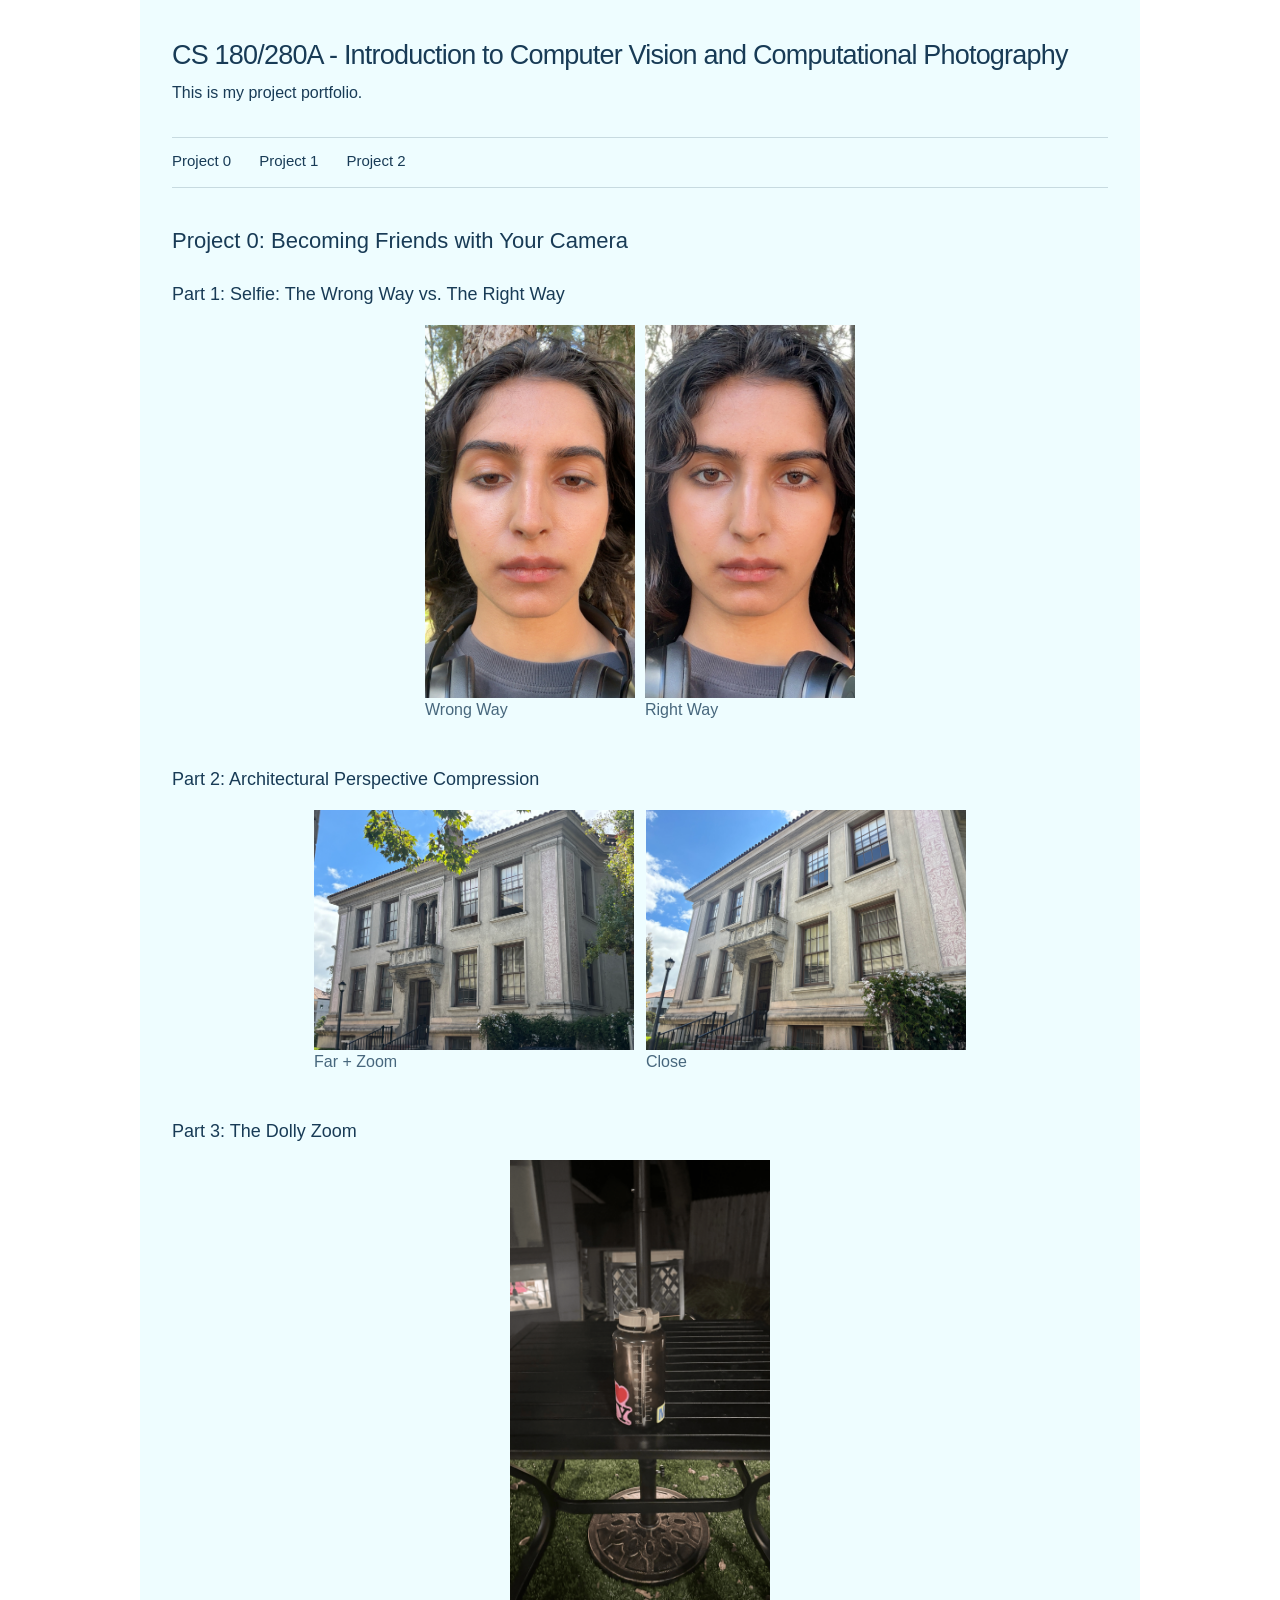
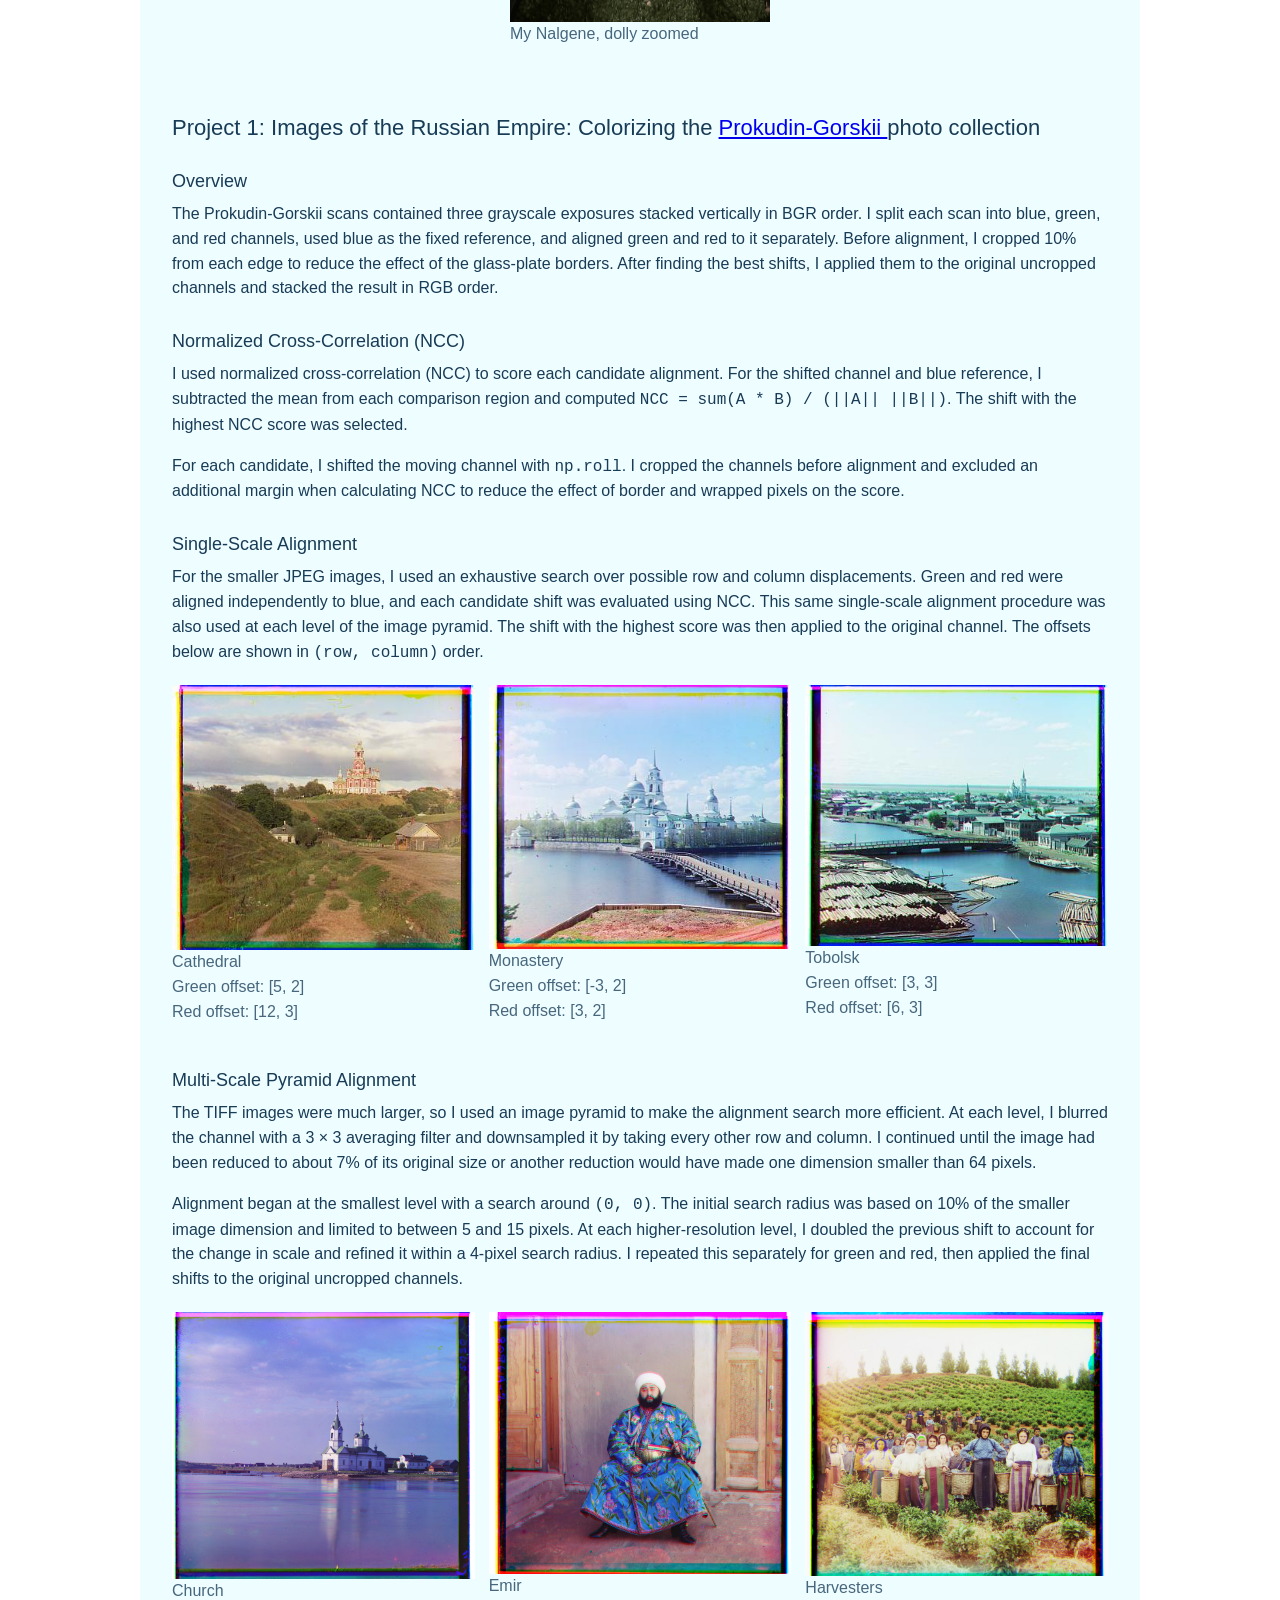
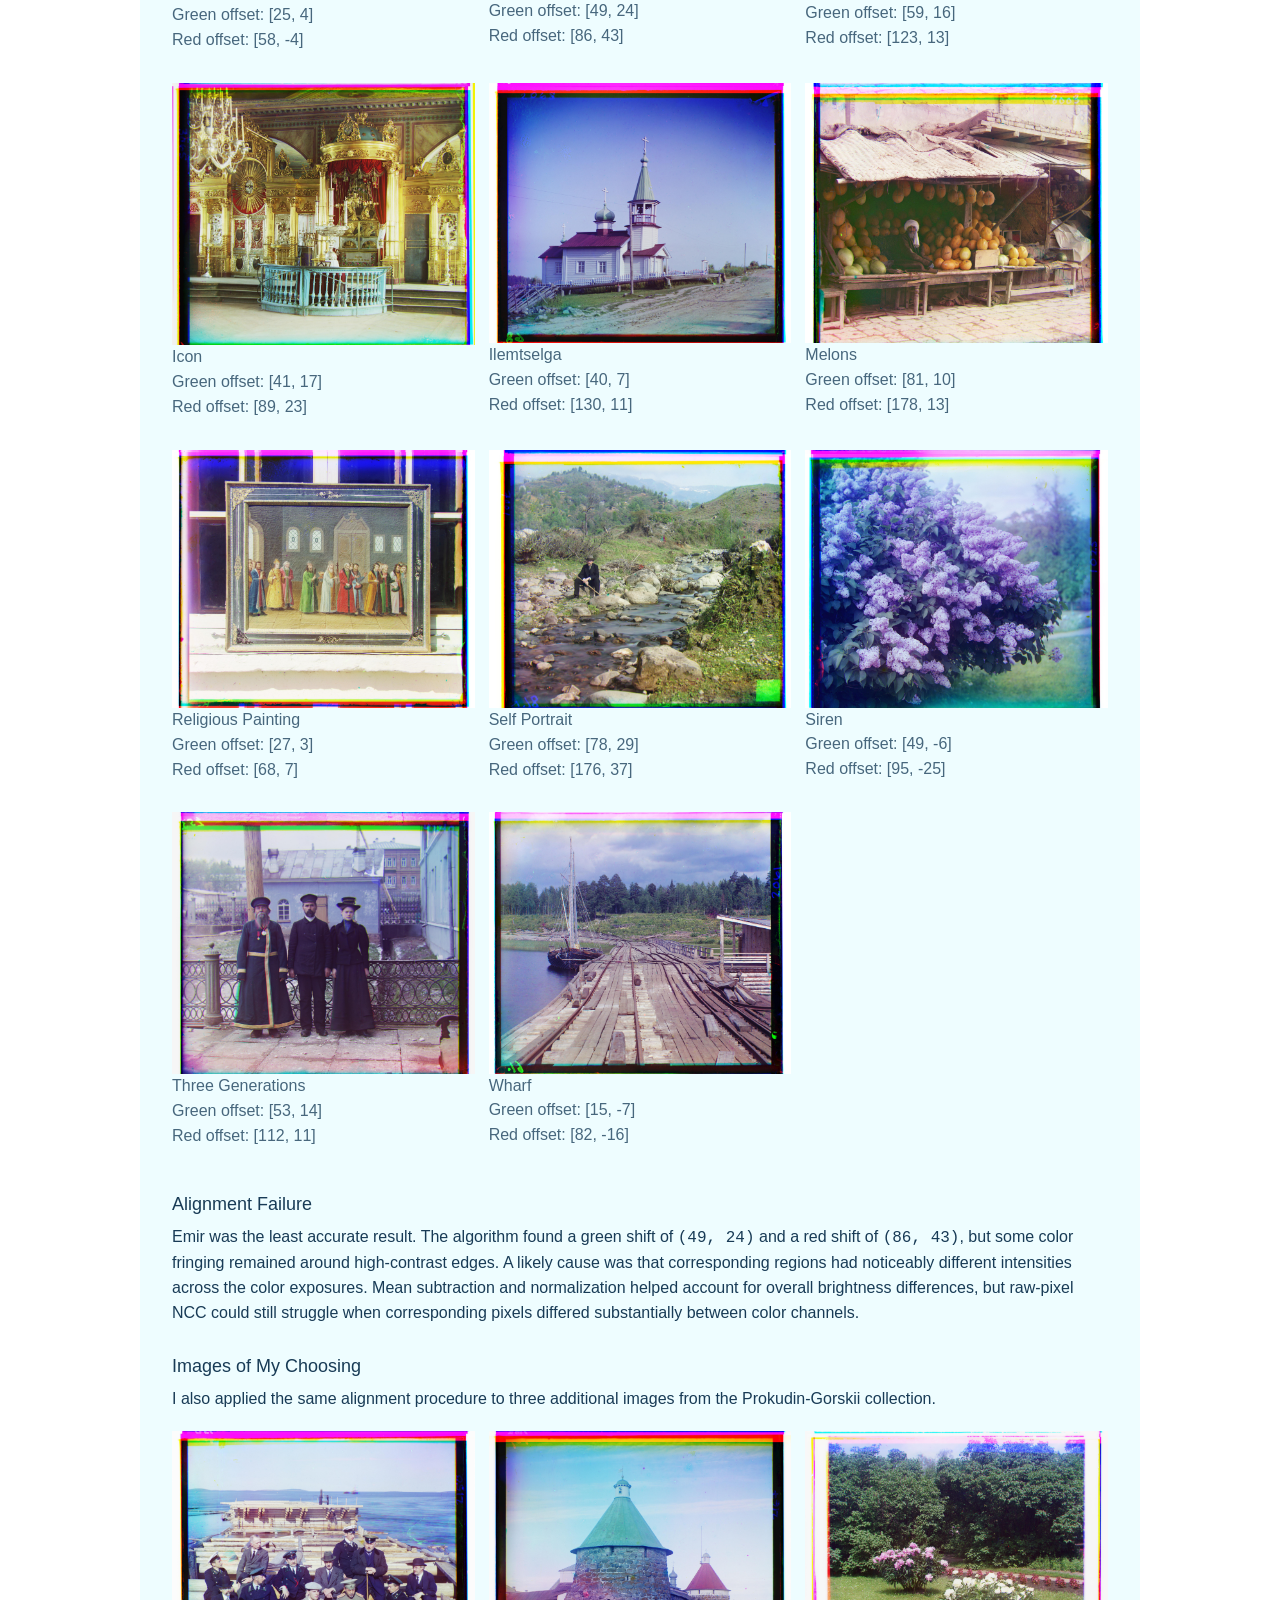
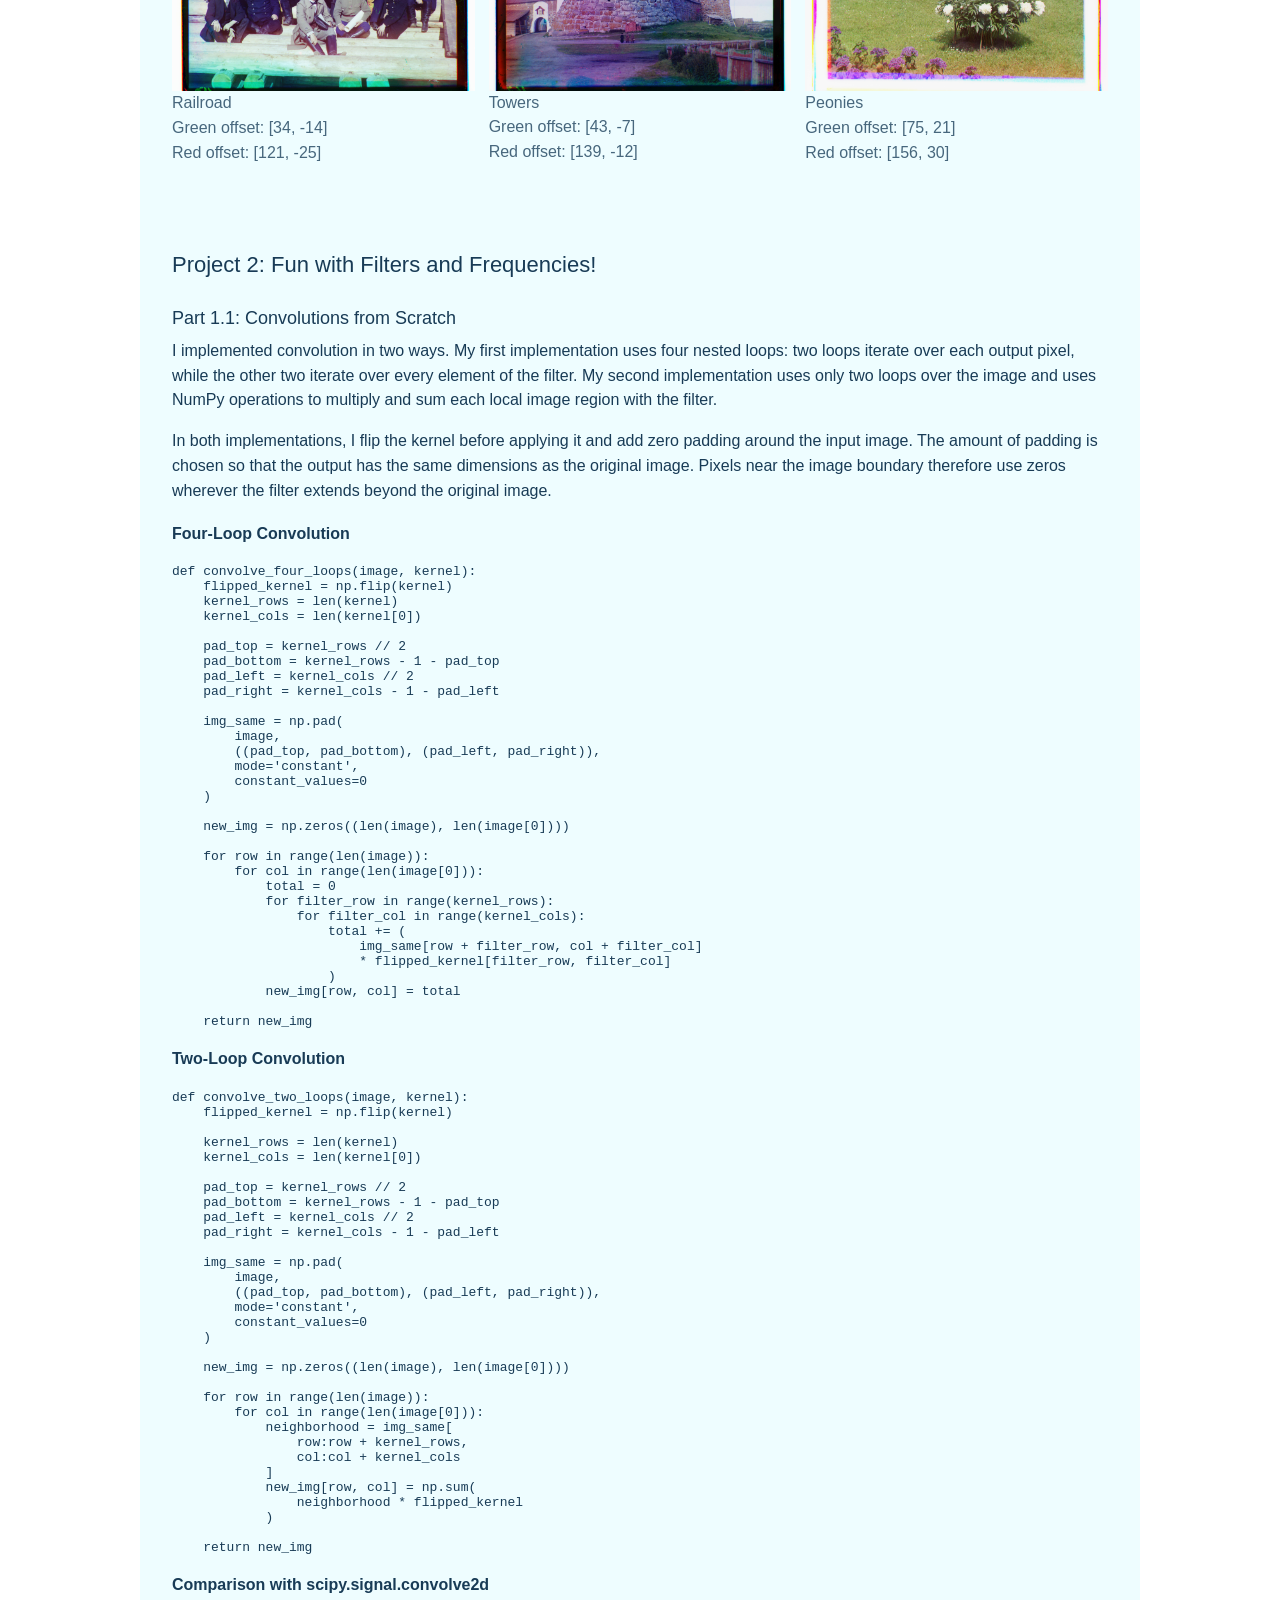
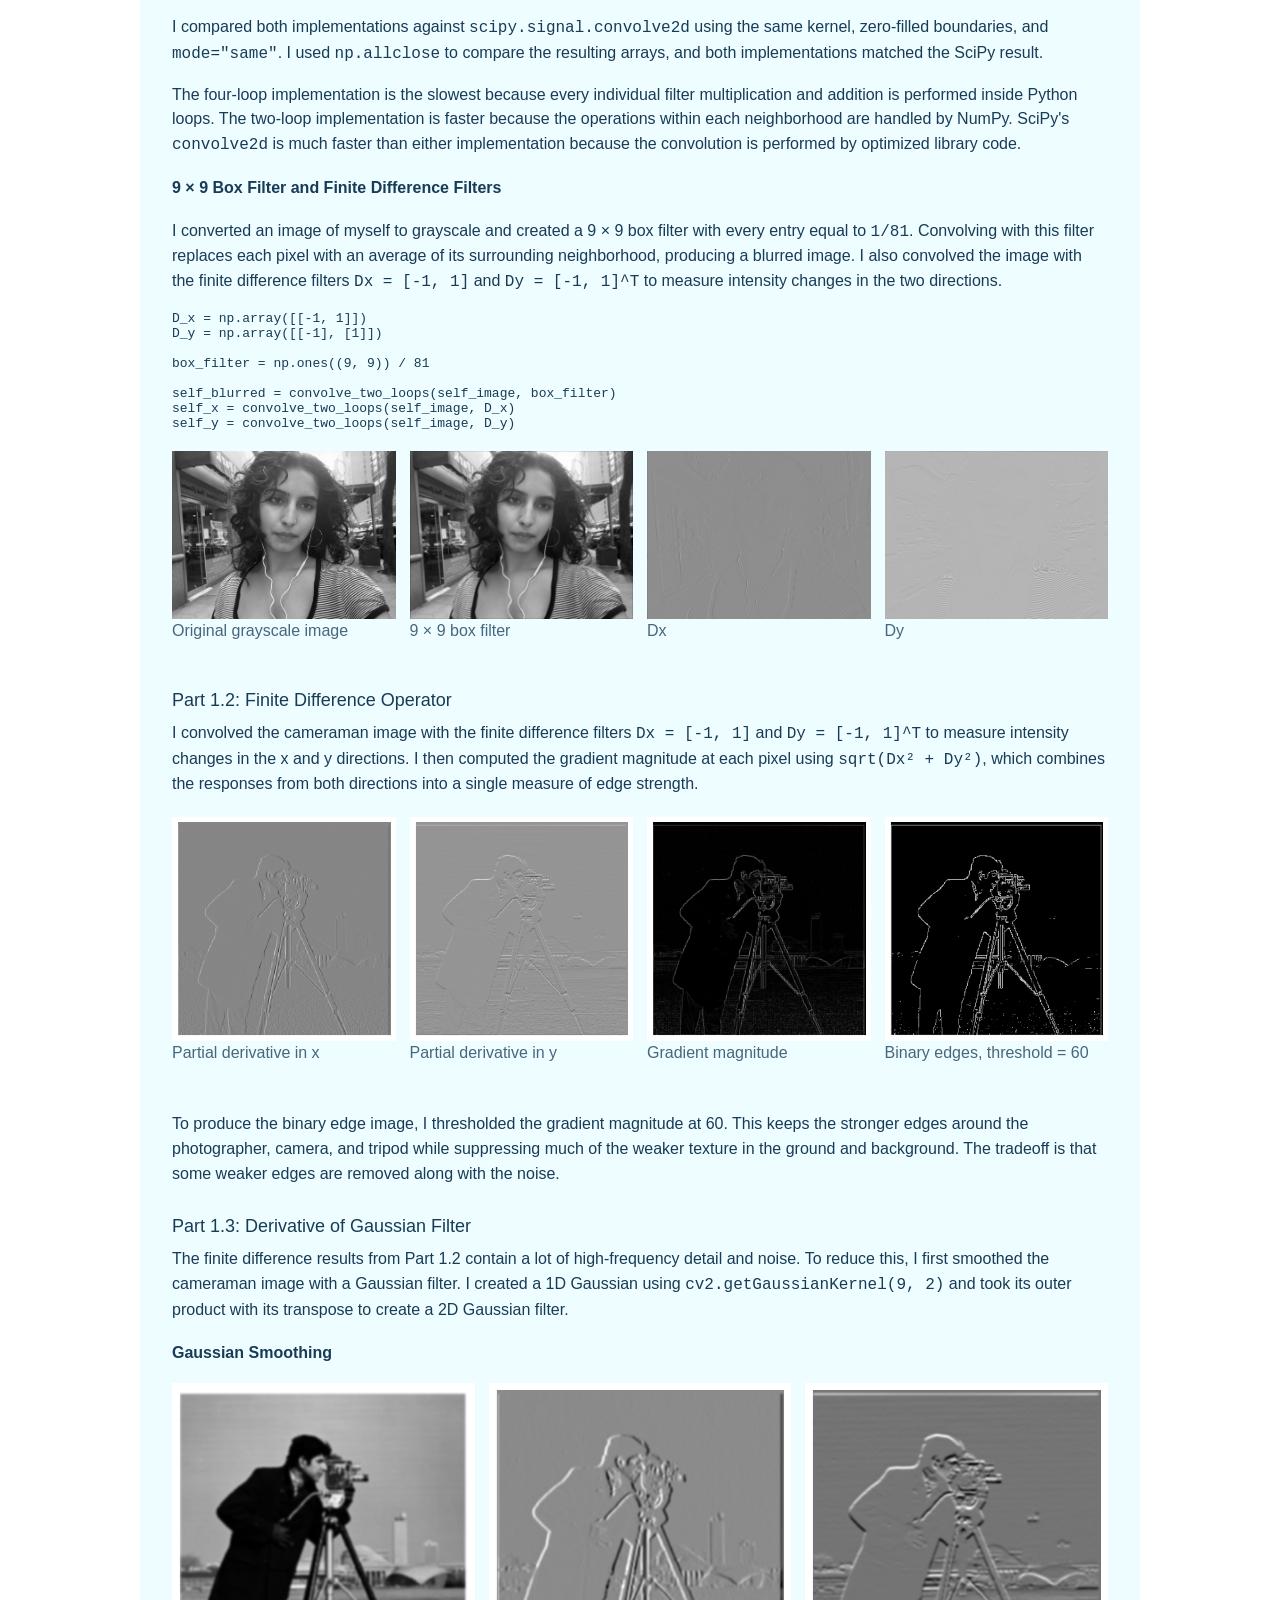
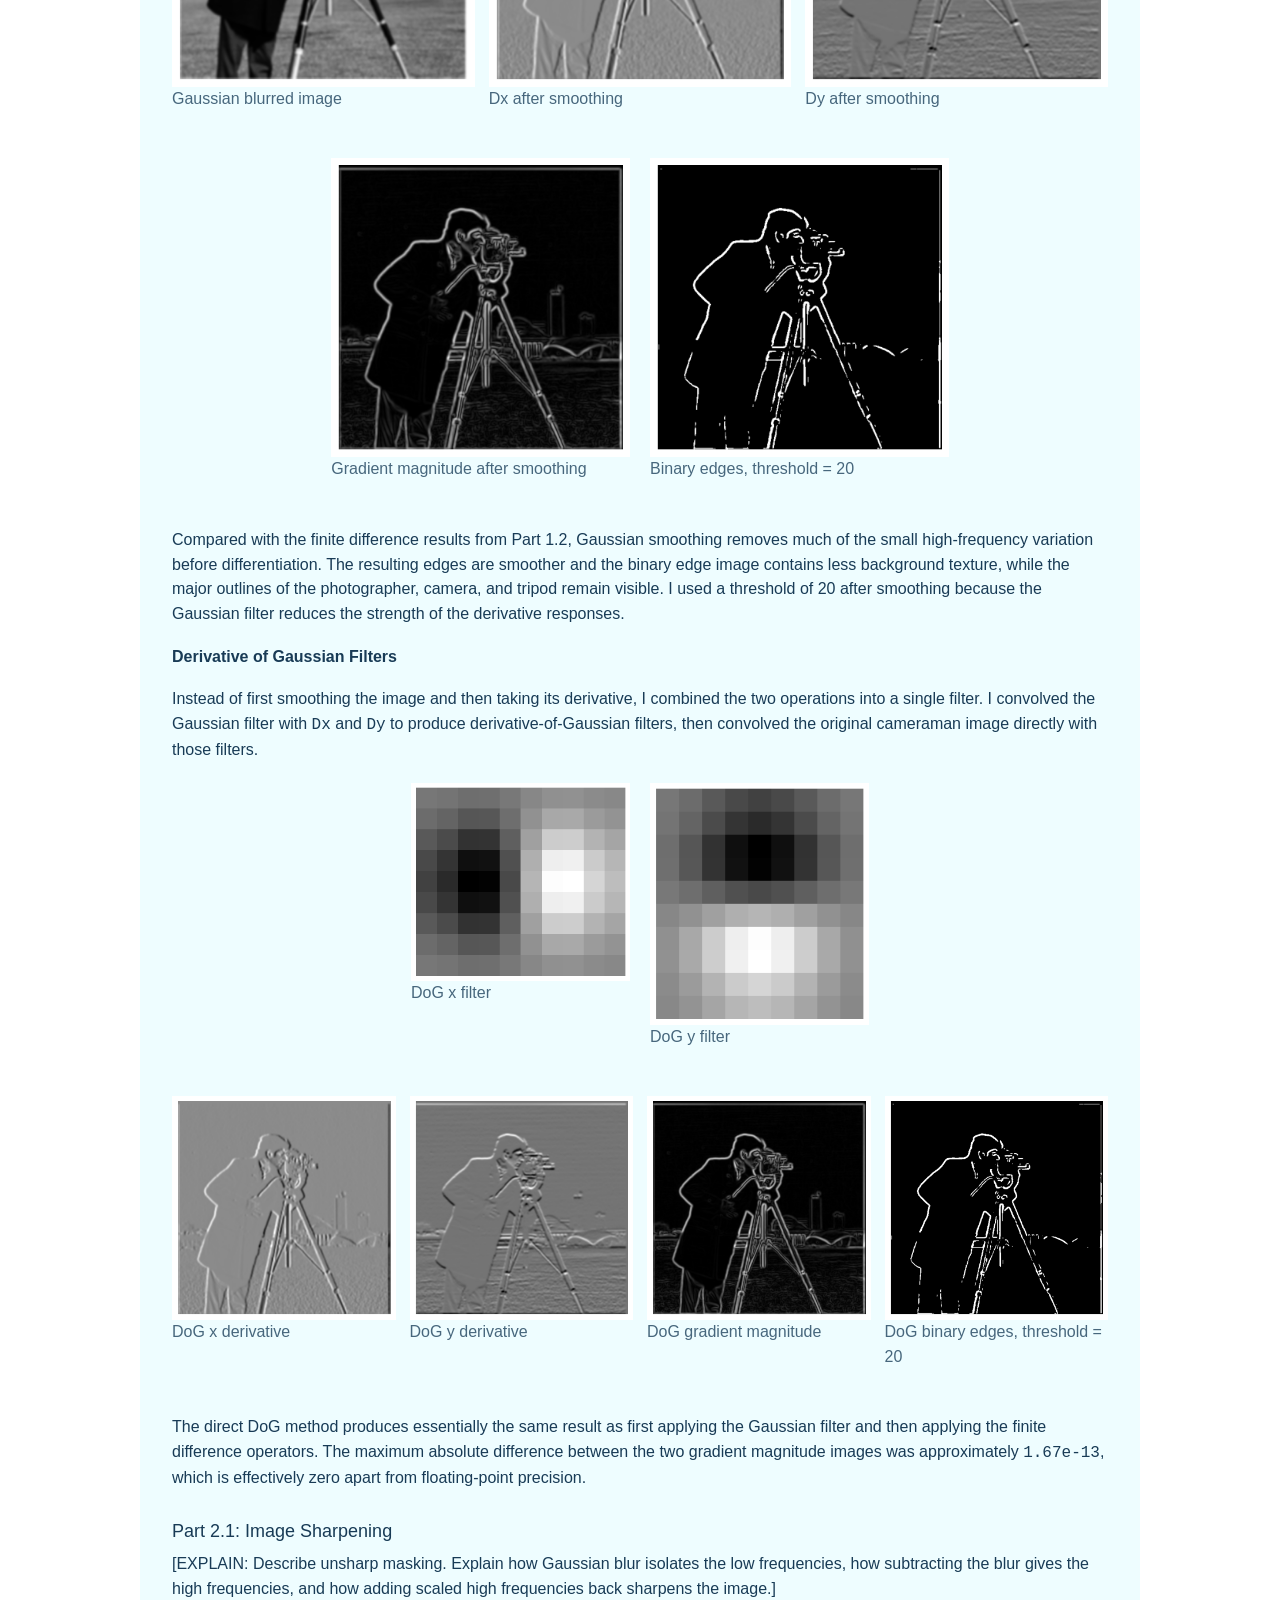
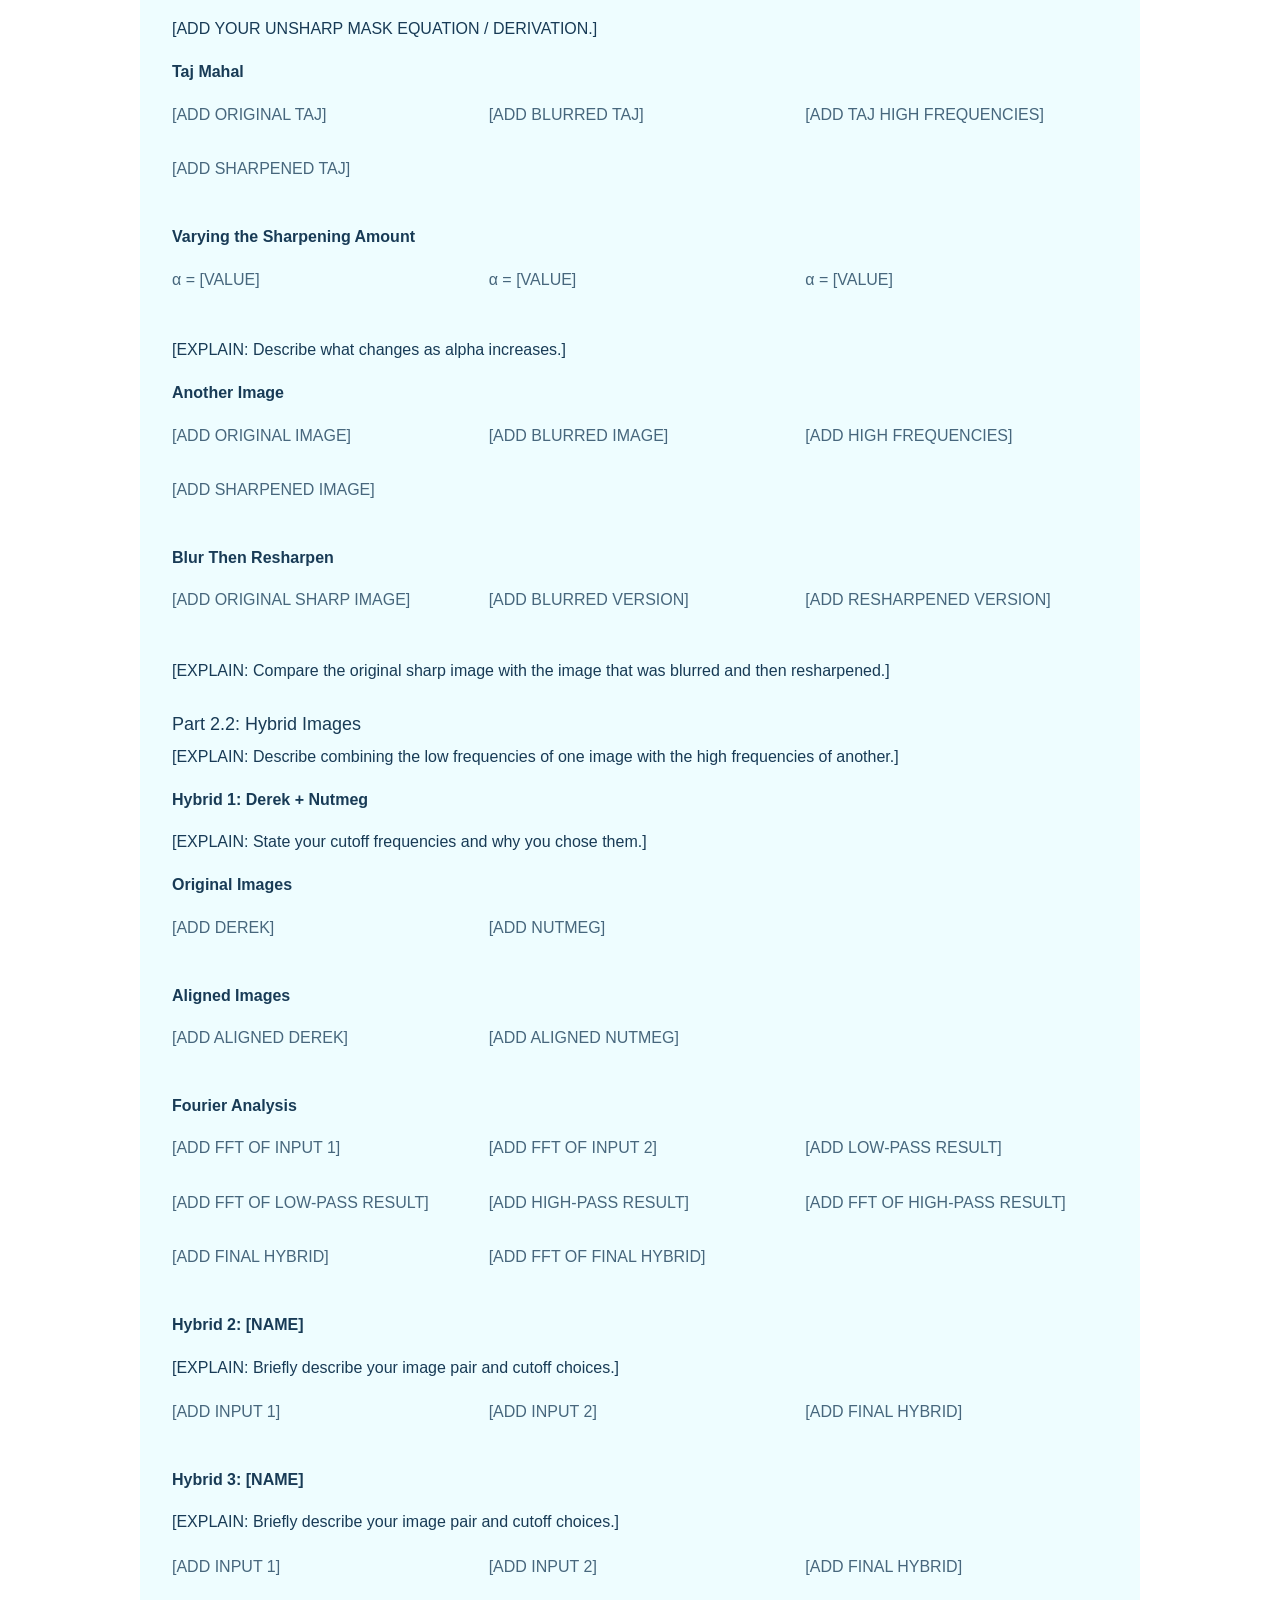
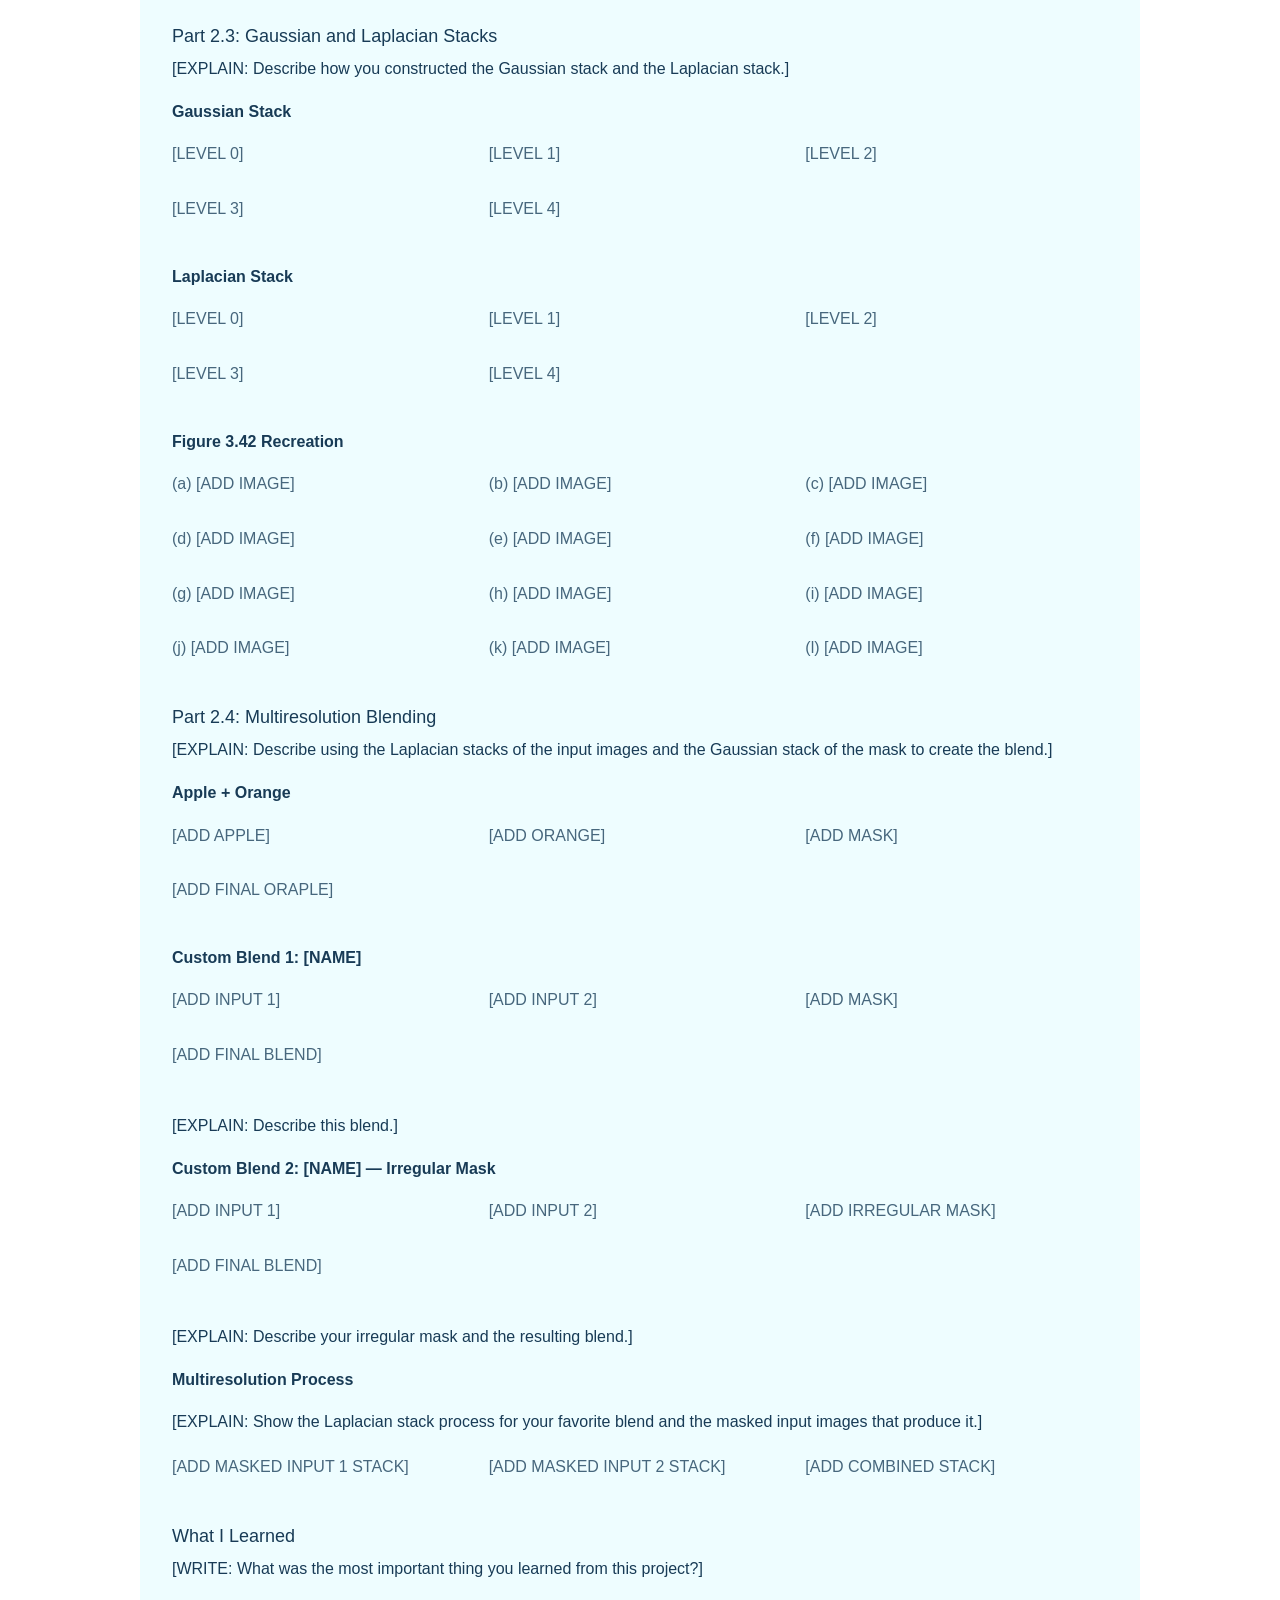
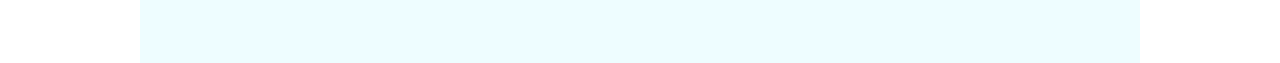
<file: index_before_2_1.html>
<!DOCTYPE html>
<html lang="en">

<head>
  <meta charset="UTF-8">
  <meta name="viewport" content="width=device-width, initial-scale=1.0">
  <title>Riya Sehgal - CS 180/280A</title>
  <link rel="stylesheet" href="./style.css">
</head>

<body>
  <main class="page">

    <section class="intro-header">
      <h1>CS 180/280A - Introduction to Computer Vision and Computational Photography</h1>
      <p>This is my project portfolio.</p>
    </section>

    <nav class="project-nav">
      <a href="#project0" class="project-tab active">Project 0</a>
      <a href="#project1" class="project-tab">Project 1</a>
      <a href="#project2" class="project-tab">Project 2</a>
    </nav>

    <section class="project" id="project0">
      <h2>Project 0: Becoming Friends with Your Camera</h2>

      <div class="project-content">

        <h3>Part 1: Selfie: The Wrong Way vs. The Right Way</h3>

        <div class="image-grid part1-images">
          <div class="figure">
            <img src="./media/wrong-way.jpg" alt="Wrong way selfie">
            <p class="caption">Wrong Way</p>
          </div>

          <div class="figure">
            <img src="./media/right-way.jpg" alt="Right way selfie">
            <p class="caption">Right Way</p>
          </div>
        </div>

        <h3>Part 2: Architectural Perspective Compression</h3>

        <div class="image-grid part2-images">
          <div class="figure">
            <img src="./media/far-zoom.jpg" alt="Far away zoomed in">
            <p class="caption">Far + Zoom</p>
          </div>

          <div class="figure">
            <img src="./media/close.jpg" alt="Close view">
            <p class="caption">Close</p>
          </div>
        </div>

        <h3>Part 3: The Dolly Zoom</h3>

        <div class="dolly-zoom">
          <img src="./media/dolly-zoom.gif" alt="Dolly zoom effect">
          <p class="caption">My Nalgene, dolly zoomed</p>
        </div>

      </div>
    </section>


    <section class="project" id="project1">

      <h2>
        Project 1: Images of the Russian Empire: Colorizing the
        <a href="https://www.loc.gov/collections/prokudin-gorskii/" target="_blank">
          Prokudin-Gorskii
        </a>
        photo collection
      </h2>

      <div class="project-content">

        <h3>Overview</h3>
        <p>
          The Prokudin-Gorskii scans contained three grayscale exposures stacked vertically in BGR order. I split each scan into blue, green, and red channels, used blue as the fixed reference, and aligned green and red to it separately. Before alignment, I cropped 10% from each edge to reduce the effect of the glass-plate borders. After finding the best shifts, I applied them to the original uncropped channels and stacked the result in RGB order.
        </p>

        <h3>Normalized Cross-Correlation (NCC)</h3>
        <p>
          I used normalized cross-correlation (NCC) to score each candidate alignment. For the shifted channel and blue reference, I subtracted the mean from each comparison region and computed <code>NCC = sum(A * B) / (||A|| ||B||)</code>. The shift with the highest NCC score was selected.
        </p>
        <p>
          For each candidate, I shifted the moving channel with <code>np.roll</code>. I cropped the channels before alignment and excluded an additional margin when calculating NCC to reduce the effect of border and wrapped pixels on the score.
        </p>

        <h3>Single-Scale Alignment</h3>
        <p>
          For the smaller JPEG images, I used an exhaustive search over possible row and column displacements. Green and red were aligned independently to blue, and each candidate shift was evaluated using NCC. This same single-scale alignment procedure was also used at each level of the image pyramid. The shift with the highest score was then applied to the original channel. The offsets below are shown in <code>(row, column)</code> order.
        </p>

        <div class="image-grid three">

          <div class="figure">
            <img src="./1/cathedral_color.jpg" alt="Cathedral">
            <p class="caption">
              Cathedral<br>
              Green offset: [x, y]<br>
              Red offset: [x, y]
            </p>
          </div>

          <div class="figure">
            <img src="./1/monastery_color.jpg" alt="Monastery">
            <p class="caption">
              Monastery<br>
              Green offset: [x, y]<br>
              Red offset: [x, y]
            </p>
          </div>

          <div class="figure">
            <img src="./1/tobolsk_color.jpg" alt="Tobolsk">
            <p class="caption">
              Tobolsk<br>
              Green offset: [x, y]<br>
              Red offset: [x, y]
            </p>
          </div>

        </div>


        <h3>Multi-Scale Pyramid Alignment</h3>
        <p>
          The TIFF images were much larger, so I used an image pyramid to make the alignment search more efficient. At each level, I blurred the channel with a 3 × 3 averaging filter and downsampled it by taking every other row and column. I continued until the image had been reduced to about 7% of its original size or another reduction would have made one dimension smaller than 64 pixels.
        </p>
        <p>
          Alignment began at the smallest level with a search around <code>(0, 0)</code>. The initial search radius was based on 10% of the smaller image dimension and limited to between 5 and 15 pixels. At each higher-resolution level, I doubled the previous shift to account for the change in scale and refined it within a 4-pixel search radius. I repeated this separately for green and red, then applied the final shifts to the original uncropped channels.
        </p>

        <div class="image-grid three">

          <div class="figure">
            <img src="./1/church_color.jpg" alt="Church">
            <p class="caption">
              Church<br>
              Green offset: [x, y]<br>
              Red offset: [x, y]
            </p>
          </div>

          <div class="figure">
            <img src="./1/emir_color.jpg" alt="Emir">
            <p class="caption">
              Emir<br>
              Green offset: [x, y]<br>
              Red offset: [x, y]
            </p>
          </div>

          <div class="figure">
            <img src="./1/harvesters_color.jpg" alt="Harvesters">
            <p class="caption">
              Harvesters<br>
              Green offset: [x, y]<br>
              Red offset: [x, y]
            </p>
          </div>

          <div class="figure">
            <img src="./1/icon_color.jpg" alt="Icon">
            <p class="caption">
              Icon<br>
              Green offset: [x, y]<br>
              Red offset: [x, y]
            </p>
          </div>

          <div class="figure">
            <img src="./1/ilemselga_color.jpg" alt="Ilemtselga">
            <p class="caption">
              Ilemtselga<br>
              Green offset: [x, y]<br>
              Red offset: [x, y]
            </p>
          </div>

          <div class="figure">
            <img src="./1/melons_color.jpg" alt="Melons">
            <p class="caption">
              Melons<br>
              Green offset: [x, y]<br>
              Red offset: [x, y]
            </p>
          </div>

          <div class="figure">
            <img src="./1/religous_painting_color.jpg" alt="Religious Painting">
            <p class="caption">
              Religious Painting<br>
              Green offset: [x, y]<br>
              Red offset: [x, y]
            </p>
          </div>

          <div class="figure">
            <img src="./1/self_portrait_color.jpg" alt="Self Portrait">
            <p class="caption">
              Self Portrait<br>
              Green offset: [x, y]<br>
              Red offset: [x, y]
            </p>
          </div>

          <div class="figure">
            <img src="./1/siren_color.jpg" alt="Siren">
            <p class="caption">
              Siren<br>
              Green offset: [x, y]<br>
              Red offset: [x, y]
            </p>
          </div>

          <div class="figure">
            <img src="./1/three_generations_color.jpg" alt="Three Generations">
            <p class="caption">
              Three Generations<br>
              Green offset: [x, y]<br>
              Red offset: [x, y]
            </p>
          </div>

          <div class="figure">
            <img src="./1/wharf_color.jpg" alt="Wharf">
            <p class="caption">
              Wharf<br>
              Green offset: [x, y]<br>
              Red offset: [x, y]
            </p>
          </div>

        </div>


        <h3>Alignment Failure</h3>
        <p>
          Emir was the least accurate result. The algorithm found a green shift of <code>(49, 24)</code> and a red shift of <code>(86, 43)</code>, but some color fringing remained around high-contrast edges. A likely cause was that corresponding regions had noticeably different intensities across the color exposures. Mean subtraction and normalization helped account for overall brightness differences, but raw-pixel NCC could still struggle when corresponding pixels differed substantially between color channels.
        </p>

        <h3>Images of My Choosing</h3>
        <p>
          I also applied the same alignment procedure to three additional images from the Prokudin-Gorskii collection.
        </p>

        <div class="image-grid three">

          <div class="figure">
            <img src="./1/railroad_color.jpg" alt="Railroad">
            <p class="caption">
              Railroad<br>
              Green offset: [x, y]<br>
              Red offset: [x, y]
            </p>
          </div>

          <div class="figure">
            <img src="./1/towers_color.jpg" alt="Towers">
            <p class="caption">
              Towers<br>
              Green offset: [x, y]<br>
              Red offset: [x, y]
            </p>
          </div>

          <div class="figure">
            <img src="./1/peonies_color.jpg" alt="Peonies">
            <p class="caption">
              Peonies<br>
              Green offset: [x, y]<br>
              Red offset: [x, y]
            </p>
          </div>

        </div>

      </div>
    </section>


    <section class="project" id="project2">

      <h2>Project 2: Fun with Filters and Frequencies!</h2>

      <div class="project-content">


        <h3>Part 1.1: Convolutions from Scratch</h3>

        <p>
          I implemented convolution in two ways. My first implementation uses
          four nested loops: two loops iterate over each output pixel, while
          the other two iterate over every element of the filter. My second
          implementation uses only two loops over the image and uses NumPy
          operations to multiply and sum each local image region with the
          filter.
        </p>

        <p>
          In both implementations, I flip the kernel before applying it and
          add zero padding around the input image. The amount of padding is
          chosen so that the output has the same dimensions as the original
          image. Pixels near the image boundary therefore use zeros wherever
          the filter extends beyond the original image.
        </p>


        <h4>Four-Loop Convolution</h4>

        <pre><code>def convolve_four_loops(image, kernel):
    flipped_kernel = np.flip(kernel)
    kernel_rows = len(kernel)
    kernel_cols = len(kernel[0])

    pad_top = kernel_rows // 2
    pad_bottom = kernel_rows - 1 - pad_top
    pad_left = kernel_cols // 2
    pad_right = kernel_cols - 1 - pad_left

    img_same = np.pad(
        image,
        ((pad_top, pad_bottom), (pad_left, pad_right)),
        mode='constant',
        constant_values=0
    )

    new_img = np.zeros((len(image), len(image[0])))

    for row in range(len(image)):
        for col in range(len(image[0])):
            total = 0
            for filter_row in range(kernel_rows):
                for filter_col in range(kernel_cols):
                    total += (
                        img_same[row + filter_row, col + filter_col]
                        * flipped_kernel[filter_row, filter_col]
                    )
            new_img[row, col] = total

    return new_img</code></pre>


        <h4>Two-Loop Convolution</h4>

        <pre><code>def convolve_two_loops(image, kernel):
    flipped_kernel = np.flip(kernel)

    kernel_rows = len(kernel)
    kernel_cols = len(kernel[0])

    pad_top = kernel_rows // 2
    pad_bottom = kernel_rows - 1 - pad_top
    pad_left = kernel_cols // 2
    pad_right = kernel_cols - 1 - pad_left

    img_same = np.pad(
        image,
        ((pad_top, pad_bottom), (pad_left, pad_right)),
        mode='constant',
        constant_values=0
    )

    new_img = np.zeros((len(image), len(image[0])))

    for row in range(len(image)):
        for col in range(len(image[0])):
            neighborhood = img_same[
                row:row + kernel_rows,
                col:col + kernel_cols
            ]
            new_img[row, col] = np.sum(
                neighborhood * flipped_kernel
            )

    return new_img</code></pre>


        <h4>Comparison with scipy.signal.convolve2d</h4>

        <p>
          I compared both implementations against
          <code>scipy.signal.convolve2d</code> using the same kernel,
          zero-filled boundaries, and <code>mode="same"</code>. I used
          <code>np.allclose</code> to compare the resulting arrays, and both
          implementations matched the SciPy result.
        </p>

        <p>
          The four-loop implementation is the slowest because every individual
          filter multiplication and addition is performed inside Python loops.
          The two-loop implementation is faster because the operations within
          each neighborhood are handled by NumPy. SciPy's
          <code>convolve2d</code> is much faster than either implementation
          because the convolution is performed by optimized library code.
        </p>


        <h4>9 × 9 Box Filter and Finite Difference Filters</h4>

        <p>
          I converted an image of myself to grayscale and created a 9 × 9 box
          filter with every entry equal to <code>1/81</code>. Convolving with
          this filter replaces each pixel with an average of its surrounding
          neighborhood, producing a blurred image. I also convolved the image
          with the finite difference filters
          <code>Dx = [-1, 1]</code> and
          <code>Dy = [-1, 1]^T</code> to measure intensity changes in the two
          directions.
        </p>

        <pre><code>D_x = np.array([[-1, 1]])
D_y = np.array([[-1], [1]])

box_filter = np.ones((9, 9)) / 81

self_blurred = convolve_two_loops(self_image, box_filter)
self_x = convolve_two_loops(self_image, D_x)
self_y = convolve_two_loops(self_image, D_y)</code></pre>


        <div class="image-grid four">

          <div class="figure">
            <img src="./2/1.1/self_original.png" alt="Original grayscale self image">
            <p class="caption">Original grayscale image</p>
          </div>

          <div class="figure">
            <img src="./2/1.1/self_box_filter.png" alt="Self image after 9 by 9 box filter">
            <p class="caption">9 × 9 box filter</p>
          </div>

          <div class="figure">
            <img src="./2/1.1/self_x_derivative.png" alt="Self image x derivative">
            <p class="caption">Dx</p>
          </div>

          <div class="figure">
            <img src="./2/1.1/self_y_derivative.png" alt="Self image y derivative">
            <p class="caption">Dy</p>
          </div>

        </div>



        <h3>Part 1.2: Finite Difference Operator</h3>

        <p>
          I convolved the cameraman image with the finite difference filters
          <code>Dx = [-1, 1]</code> and <code>Dy = [-1, 1]^T</code>
          to measure intensity changes in the x and y directions. I then
          computed the gradient magnitude at each pixel using
          <code>sqrt(Dx² + Dy²)</code>, which combines the responses from
          both directions into a single measure of edge strength.
        </p>

        <div class="image-grid four">

          <div class="figure">
            <img src="./2/1.2/x_derivative.png" alt="Cameraman x derivative">
            <p class="caption">Partial derivative in x</p>
          </div>

          <div class="figure">
            <img src="./2/1.2/y_derivative.png" alt="Cameraman y derivative">
            <p class="caption">Partial derivative in y</p>
          </div>

          <div class="figure">
            <img src="./2/1.2/gradient_magnitude.png" alt="Cameraman gradient magnitude">
            <p class="caption">Gradient magnitude</p>
          </div>

          <div class="figure">
            <img src="./2/1.2/binary_edges.png" alt="Thresholded cameraman edges">
            <p class="caption">Binary edges, threshold = 60</p>
          </div>

        </div>

        <p>
          To produce the binary edge image, I thresholded the gradient
          magnitude at 60. This keeps the stronger edges around the
          photographer, camera, and tripod while suppressing much of the
          weaker texture in the ground and background. The tradeoff is that
          some weaker edges are removed along with the noise.
        </p>



        <h3>Part 1.3: Derivative of Gaussian Filter</h3>

        <p>
          The finite difference results from Part 1.2 contain a lot of
          high-frequency detail and noise. To reduce this, I first smoothed
          the cameraman image with a Gaussian filter. I created a 1D Gaussian
          using <code>cv2.getGaussianKernel(9, 2)</code> and took its outer
          product with its transpose to create a 2D Gaussian filter.
        </p>


        <h4>Gaussian Smoothing</h4>

        <div class="image-grid three">

          <div class="figure">
            <img src="./2/1.3/gaussian_blur.png" alt="Gaussian blurred cameraman">
            <p class="caption">Gaussian blurred image</p>
          </div>

          <div class="figure">
            <img src="./2/1.3/blurred_x_derivative.png" alt="X derivative after Gaussian smoothing">
            <p class="caption">Dx after smoothing</p>
          </div>

          <div class="figure">
            <img src="./2/1.3/blurred_y_derivative.png" alt="Y derivative after Gaussian smoothing">
            <p class="caption">Dy after smoothing</p>
          </div>

        </div>


        <div class="image-grid two-match-three">

          <div class="figure">
            <img src="./2/1.3/blurred_gradient_magnitude.png" alt="Gradient magnitude after smoothing">
            <p class="caption">Gradient magnitude after smoothing</p>
          </div>

          <div class="figure">
            <img src="./2/1.3/blurred_binary_edges.png" alt="Binary edges after smoothing">
            <p class="caption">Binary edges, threshold = 20</p>
          </div>

        </div>

        <p>
          Compared with the finite difference results from Part 1.2, Gaussian
          smoothing removes much of the small high-frequency variation before
          differentiation. The resulting edges are smoother and the binary
          edge image contains less background texture, while the major
          outlines of the photographer, camera, and tripod remain visible.
          I used a threshold of 20 after smoothing because the Gaussian filter
          reduces the strength of the derivative responses.
        </p>


        <h4>Derivative of Gaussian Filters</h4>

        <p>
          Instead of first smoothing the image and then taking its derivative,
          I combined the two operations into a single filter. I convolved the
          Gaussian filter with <code>Dx</code> and <code>Dy</code> to produce
          derivative-of-Gaussian filters, then convolved the original cameraman
          image directly with those filters.
        </p>


        <div class="image-grid two-match-four">

          <div class="figure">
            <img src="./2/1.3/DoG_x_filter.png" alt="Derivative of Gaussian x filter">
            <p class="caption">DoG x filter</p>
          </div>

          <div class="figure">
            <img src="./2/1.3/DoG_y_filter.png" alt="Derivative of Gaussian y filter">
            <p class="caption">DoG y filter</p>
          </div>

        </div>


        <div class="image-grid four">

          <div class="figure">
            <img src="./2/1.3/DoG_x_derivative.png" alt="DoG x derivative">
            <p class="caption">DoG x derivative</p>
          </div>

          <div class="figure">
            <img src="./2/1.3/DoG_y_derivative.png" alt="DoG y derivative">
            <p class="caption">DoG y derivative</p>
          </div>

          <div class="figure">
            <img src="./2/1.3/DoG_gradient_magnitude.png" alt="DoG gradient magnitude">
            <p class="caption">DoG gradient magnitude</p>
          </div>

          <div class="figure">
            <img src="./2/1.3/DoG_binary_edges.png" alt="DoG binary edges">
            <p class="caption">DoG binary edges, threshold = 20</p>
          </div>

        </div>

        <p>
          The direct DoG method produces essentially the same result as first
          applying the Gaussian filter and then applying the finite difference
          operators. The maximum absolute difference between the two gradient
          magnitude images was approximately <code>1.67e-13</code>, which is
          effectively zero apart from floating-point precision.
        </p>



        <h3>Part 2.1: Image Sharpening</h3>

        <p>
          [EXPLAIN: Describe unsharp masking. Explain how Gaussian blur
          isolates the low frequencies, how subtracting the blur gives
          the high frequencies, and how adding scaled high frequencies
          back sharpens the image.]
        </p>

        <p>
          [ADD YOUR UNSHARP MASK EQUATION / DERIVATION.]
        </p>


        <h4>Taj Mahal</h4>

        <div class="image-grid three">

          <div class="figure">
            <p class="caption">[ADD ORIGINAL TAJ]</p>
          </div>

          <div class="figure">
            <p class="caption">[ADD BLURRED TAJ]</p>
          </div>

          <div class="figure">
            <p class="caption">[ADD TAJ HIGH FREQUENCIES]</p>
          </div>

          <div class="figure">
            <p class="caption">[ADD SHARPENED TAJ]</p>
          </div>

        </div>


        <h4>Varying the Sharpening Amount</h4>

        <div class="image-grid three">

          <div class="figure">
            <p class="caption">α = [VALUE]</p>
          </div>

          <div class="figure">
            <p class="caption">α = [VALUE]</p>
          </div>

          <div class="figure">
            <p class="caption">α = [VALUE]</p>
          </div>

        </div>

        <p>
          [EXPLAIN: Describe what changes as alpha increases.]
        </p>


        <h4>Another Image</h4>

        <div class="image-grid three">

          <div class="figure">
            <p class="caption">[ADD ORIGINAL IMAGE]</p>
          </div>

          <div class="figure">
            <p class="caption">[ADD BLURRED IMAGE]</p>
          </div>

          <div class="figure">
            <p class="caption">[ADD HIGH FREQUENCIES]</p>
          </div>

          <div class="figure">
            <p class="caption">[ADD SHARPENED IMAGE]</p>
          </div>

        </div>


        <h4>Blur Then Resharpen</h4>

        <div class="image-grid three">

          <div class="figure">
            <p class="caption">[ADD ORIGINAL SHARP IMAGE]</p>
          </div>

          <div class="figure">
            <p class="caption">[ADD BLURRED VERSION]</p>
          </div>

          <div class="figure">
            <p class="caption">[ADD RESHARPENED VERSION]</p>
          </div>

        </div>

        <p>
          [EXPLAIN: Compare the original sharp image with the image that
          was blurred and then resharpened.]
        </p>



        <h3>Part 2.2: Hybrid Images</h3>

        <p>
          [EXPLAIN: Describe combining the low frequencies of one image
          with the high frequencies of another.]
        </p>


        <h4>Hybrid 1: Derek + Nutmeg</h4>

        <p>
          [EXPLAIN: State your cutoff frequencies and why you chose them.]
        </p>


        <h4>Original Images</h4>

        <div class="image-grid three">

          <div class="figure">
            <p class="caption">[ADD DEREK]</p>
          </div>

          <div class="figure">
            <p class="caption">[ADD NUTMEG]</p>
          </div>

        </div>


        <h4>Aligned Images</h4>

        <div class="image-grid three">

          <div class="figure">
            <p class="caption">[ADD ALIGNED DEREK]</p>
          </div>

          <div class="figure">
            <p class="caption">[ADD ALIGNED NUTMEG]</p>
          </div>

        </div>


        <h4>Fourier Analysis</h4>

        <div class="image-grid three">

          <div class="figure">
            <p class="caption">[ADD FFT OF INPUT 1]</p>
          </div>

          <div class="figure">
            <p class="caption">[ADD FFT OF INPUT 2]</p>
          </div>

          <div class="figure">
            <p class="caption">[ADD LOW-PASS RESULT]</p>
          </div>

          <div class="figure">
            <p class="caption">[ADD FFT OF LOW-PASS RESULT]</p>
          </div>

          <div class="figure">
            <p class="caption">[ADD HIGH-PASS RESULT]</p>
          </div>

          <div class="figure">
            <p class="caption">[ADD FFT OF HIGH-PASS RESULT]</p>
          </div>

          <div class="figure">
            <p class="caption">[ADD FINAL HYBRID]</p>
          </div>

          <div class="figure">
            <p class="caption">[ADD FFT OF FINAL HYBRID]</p>
          </div>

        </div>


        <h4>Hybrid 2: [NAME]</h4>

        <p>
          [EXPLAIN: Briefly describe your image pair and cutoff choices.]
        </p>

        <div class="image-grid three">

          <div class="figure">
            <p class="caption">[ADD INPUT 1]</p>
          </div>

          <div class="figure">
            <p class="caption">[ADD INPUT 2]</p>
          </div>

          <div class="figure">
            <p class="caption">[ADD FINAL HYBRID]</p>
          </div>

        </div>


        <h4>Hybrid 3: [NAME]</h4>

        <p>
          [EXPLAIN: Briefly describe your image pair and cutoff choices.]
        </p>

        <div class="image-grid three">

          <div class="figure">
            <p class="caption">[ADD INPUT 1]</p>
          </div>

          <div class="figure">
            <p class="caption">[ADD INPUT 2]</p>
          </div>

          <div class="figure">
            <p class="caption">[ADD FINAL HYBRID]</p>
          </div>

        </div>



        <h3>Part 2.3: Gaussian and Laplacian Stacks</h3>

        <p>
          [EXPLAIN: Describe how you constructed the Gaussian stack and
          the Laplacian stack.]
        </p>


        <h4>Gaussian Stack</h4>

        <div class="image-grid three">

          <div class="figure"><p class="caption">[LEVEL 0]</p></div>
          <div class="figure"><p class="caption">[LEVEL 1]</p></div>
          <div class="figure"><p class="caption">[LEVEL 2]</p></div>
          <div class="figure"><p class="caption">[LEVEL 3]</p></div>
          <div class="figure"><p class="caption">[LEVEL 4]</p></div>

        </div>


        <h4>Laplacian Stack</h4>

        <div class="image-grid three">

          <div class="figure"><p class="caption">[LEVEL 0]</p></div>
          <div class="figure"><p class="caption">[LEVEL 1]</p></div>
          <div class="figure"><p class="caption">[LEVEL 2]</p></div>
          <div class="figure"><p class="caption">[LEVEL 3]</p></div>
          <div class="figure"><p class="caption">[LEVEL 4]</p></div>

        </div>


        <h4>Figure 3.42 Recreation</h4>

        <div class="image-grid three">

          <div class="figure"><p class="caption">(a) [ADD IMAGE]</p></div>
          <div class="figure"><p class="caption">(b) [ADD IMAGE]</p></div>
          <div class="figure"><p class="caption">(c) [ADD IMAGE]</p></div>
          <div class="figure"><p class="caption">(d) [ADD IMAGE]</p></div>
          <div class="figure"><p class="caption">(e) [ADD IMAGE]</p></div>
          <div class="figure"><p class="caption">(f) [ADD IMAGE]</p></div>
          <div class="figure"><p class="caption">(g) [ADD IMAGE]</p></div>
          <div class="figure"><p class="caption">(h) [ADD IMAGE]</p></div>
          <div class="figure"><p class="caption">(i) [ADD IMAGE]</p></div>
          <div class="figure"><p class="caption">(j) [ADD IMAGE]</p></div>
          <div class="figure"><p class="caption">(k) [ADD IMAGE]</p></div>
          <div class="figure"><p class="caption">(l) [ADD IMAGE]</p></div>

        </div>



        <h3>Part 2.4: Multiresolution Blending</h3>

        <p>
          [EXPLAIN: Describe using the Laplacian stacks of the input
          images and the Gaussian stack of the mask to create the blend.]
        </p>


        <h4>Apple + Orange</h4>

        <div class="image-grid three">

          <div class="figure">
            <p class="caption">[ADD APPLE]</p>
          </div>

          <div class="figure">
            <p class="caption">[ADD ORANGE]</p>
          </div>

          <div class="figure">
            <p class="caption">[ADD MASK]</p>
          </div>

          <div class="figure">
            <p class="caption">[ADD FINAL ORAPLE]</p>
          </div>

        </div>


        <h4>Custom Blend 1: [NAME]</h4>

        <div class="image-grid three">

          <div class="figure">
            <p class="caption">[ADD INPUT 1]</p>
          </div>

          <div class="figure">
            <p class="caption">[ADD INPUT 2]</p>
          </div>

          <div class="figure">
            <p class="caption">[ADD MASK]</p>
          </div>

          <div class="figure">
            <p class="caption">[ADD FINAL BLEND]</p>
          </div>

        </div>

        <p>
          [EXPLAIN: Describe this blend.]
        </p>


        <h4>Custom Blend 2: [NAME] — Irregular Mask</h4>

        <div class="image-grid three">

          <div class="figure">
            <p class="caption">[ADD INPUT 1]</p>
          </div>

          <div class="figure">
            <p class="caption">[ADD INPUT 2]</p>
          </div>

          <div class="figure">
            <p class="caption">[ADD IRREGULAR MASK]</p>
          </div>

          <div class="figure">
            <p class="caption">[ADD FINAL BLEND]</p>
          </div>

        </div>

        <p>
          [EXPLAIN: Describe your irregular mask and the resulting blend.]
        </p>


        <h4>Multiresolution Process</h4>

        <p>
          [EXPLAIN: Show the Laplacian stack process for your favorite
          blend and the masked input images that produce it.]
        </p>

        <div class="image-grid three">

          <div class="figure">
            <p class="caption">[ADD MASKED INPUT 1 STACK]</p>
          </div>

          <div class="figure">
            <p class="caption">[ADD MASKED INPUT 2 STACK]</p>
          </div>

          <div class="figure">
            <p class="caption">[ADD COMBINED STACK]</p>
          </div>

        </div>



        <h3>What I Learned</h3>

        <p>
          [WRITE: What was the most important thing you learned from this project?]
        </p>


      </div>
    </section>

  </main>


  <script>
    const sections = document.querySelectorAll(".project");
    const tabs = document.querySelectorAll(".project-tab");

    function updateActiveProject() {
      let current = "";

      sections.forEach(section => {
        const top = section.offsetTop - 160;

        if (window.scrollY >= top) {
          current = section.id;
        }
      });

      tabs.forEach(tab => {
        tab.classList.remove("active");

        if (tab.getAttribute("href") === "#" + current) {
          tab.classList.add("active");
        }
      });
    }

    window.addEventListener("scroll", updateActiveProject);
    updateActiveProject();
  </script>


  <!-- AUTO PROJECT 1 RESULTS -->
  <script>
    async function loadProject1Results() {
      try {
        const response = await fetch("./1/offsets.json?v=" + Date.now(), {
          cache: "no-store"
        });

        if (!response.ok) return;

        const offsets = await response.json();

        document.querySelectorAll(
          '#project1 .figure img[src^="./1/"]'
        ).forEach(img => {
          const originalSrc = img.getAttribute("src").split("?")[0];
          const filename = originalSrc.split("/").pop();
          const imageName = filename.replace("_color.jpg", "");

          // Force browser to show newest output image
          img.src = originalSrc + "?v=" + Date.now();

          if (!offsets[imageName]) return;

          const caption = img.closest(".figure").querySelector(".caption");
          const title = caption.innerHTML.split("<br>")[0].trim();

          const green = offsets[imageName].green;
          const red = offsets[imageName].red;

          caption.innerHTML =
            title +
            "<br>Green offset: [" + green[0] + ", " + green[1] + "]" +
            "<br>Red offset: [" + red[0] + ", " + red[1] + "]";
        });

      } catch (error) {
        console.log("Project 1 results are not available yet.");
      }
    }

    loadProject1Results();
  </script>

</body>
</html>
</file>
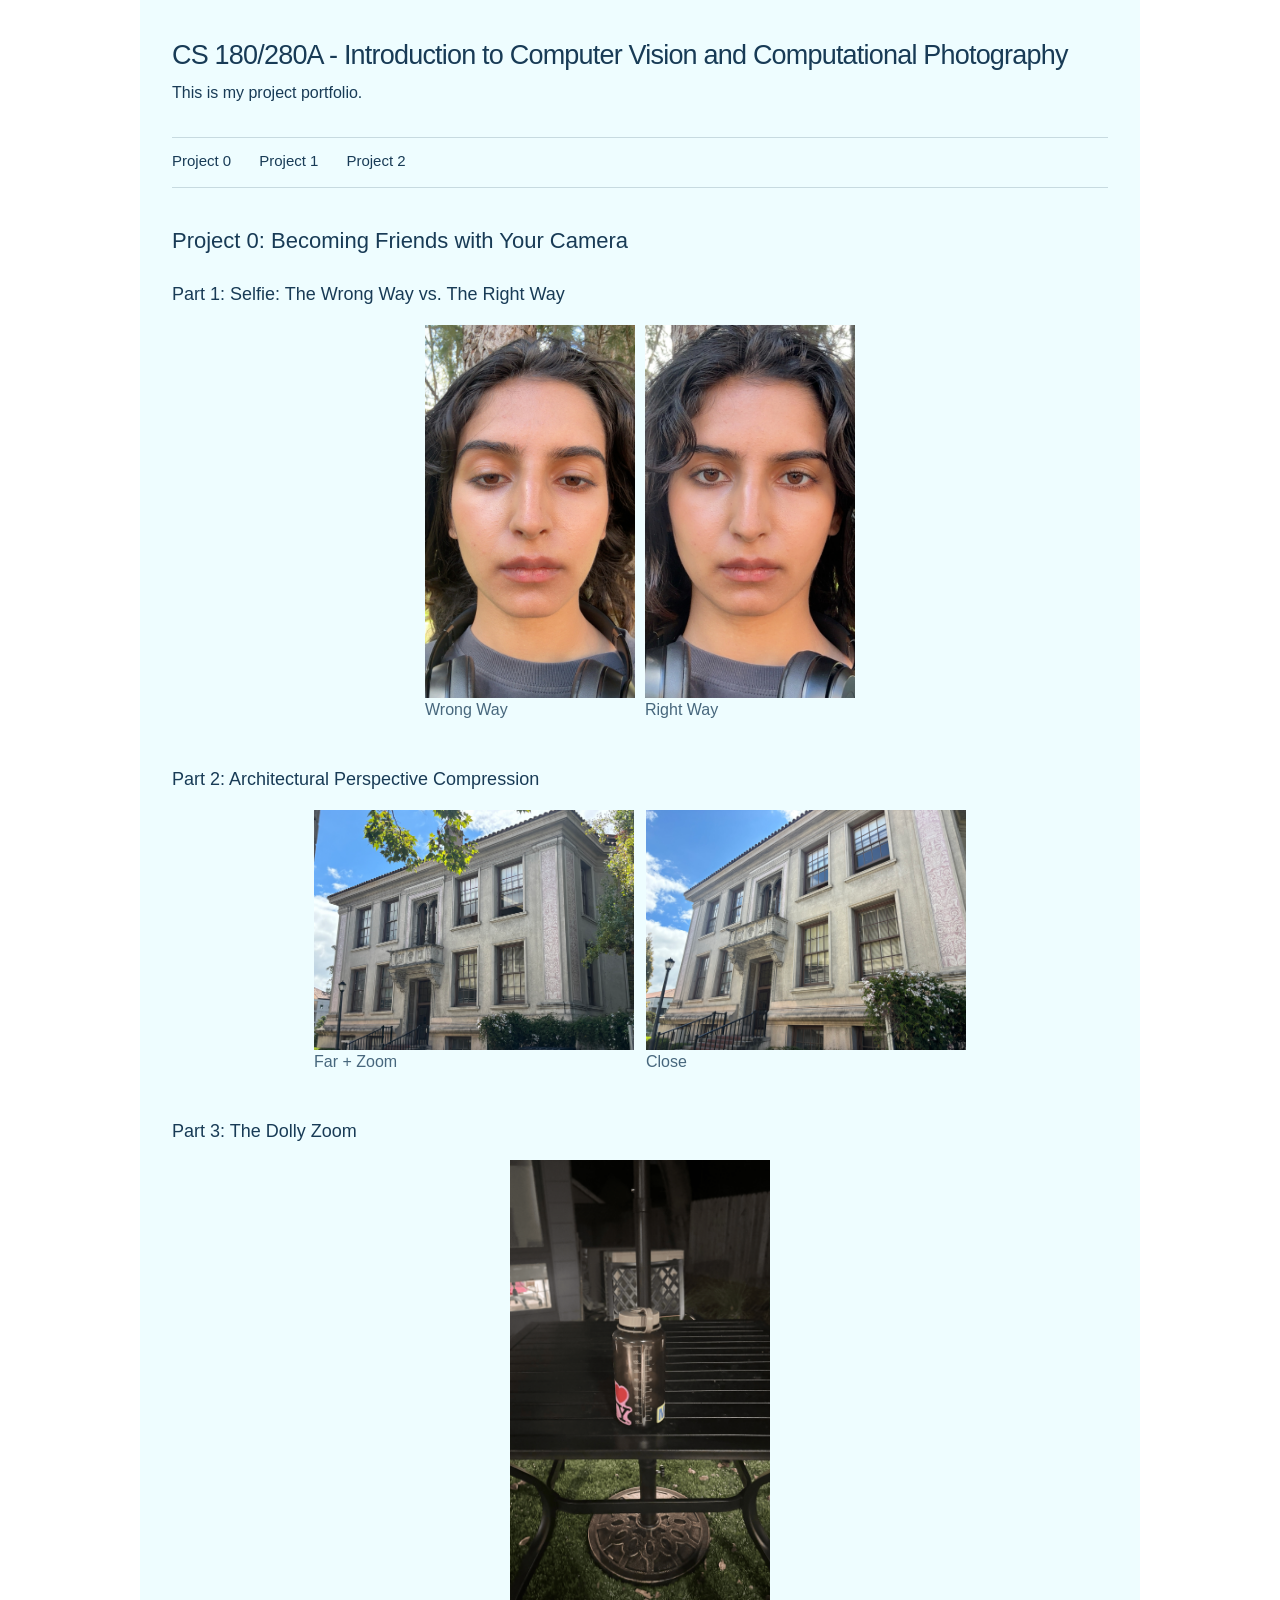
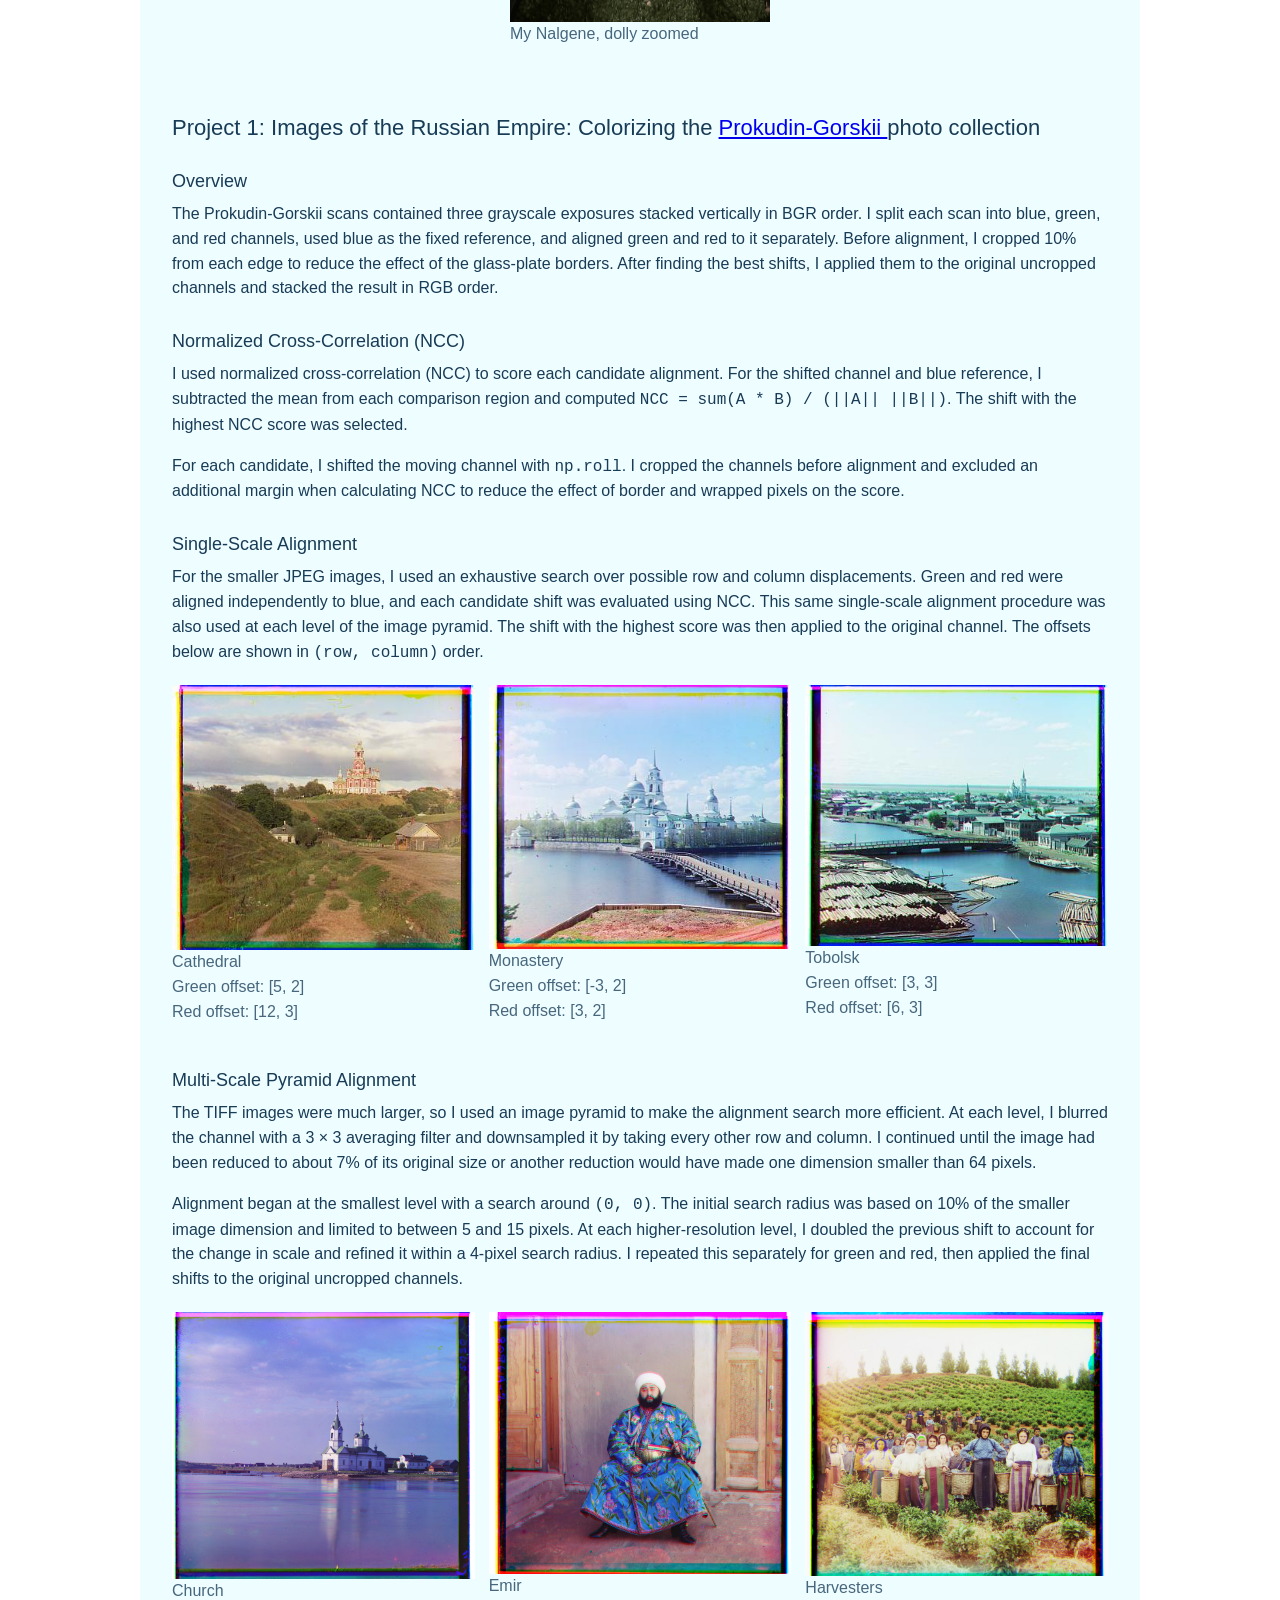
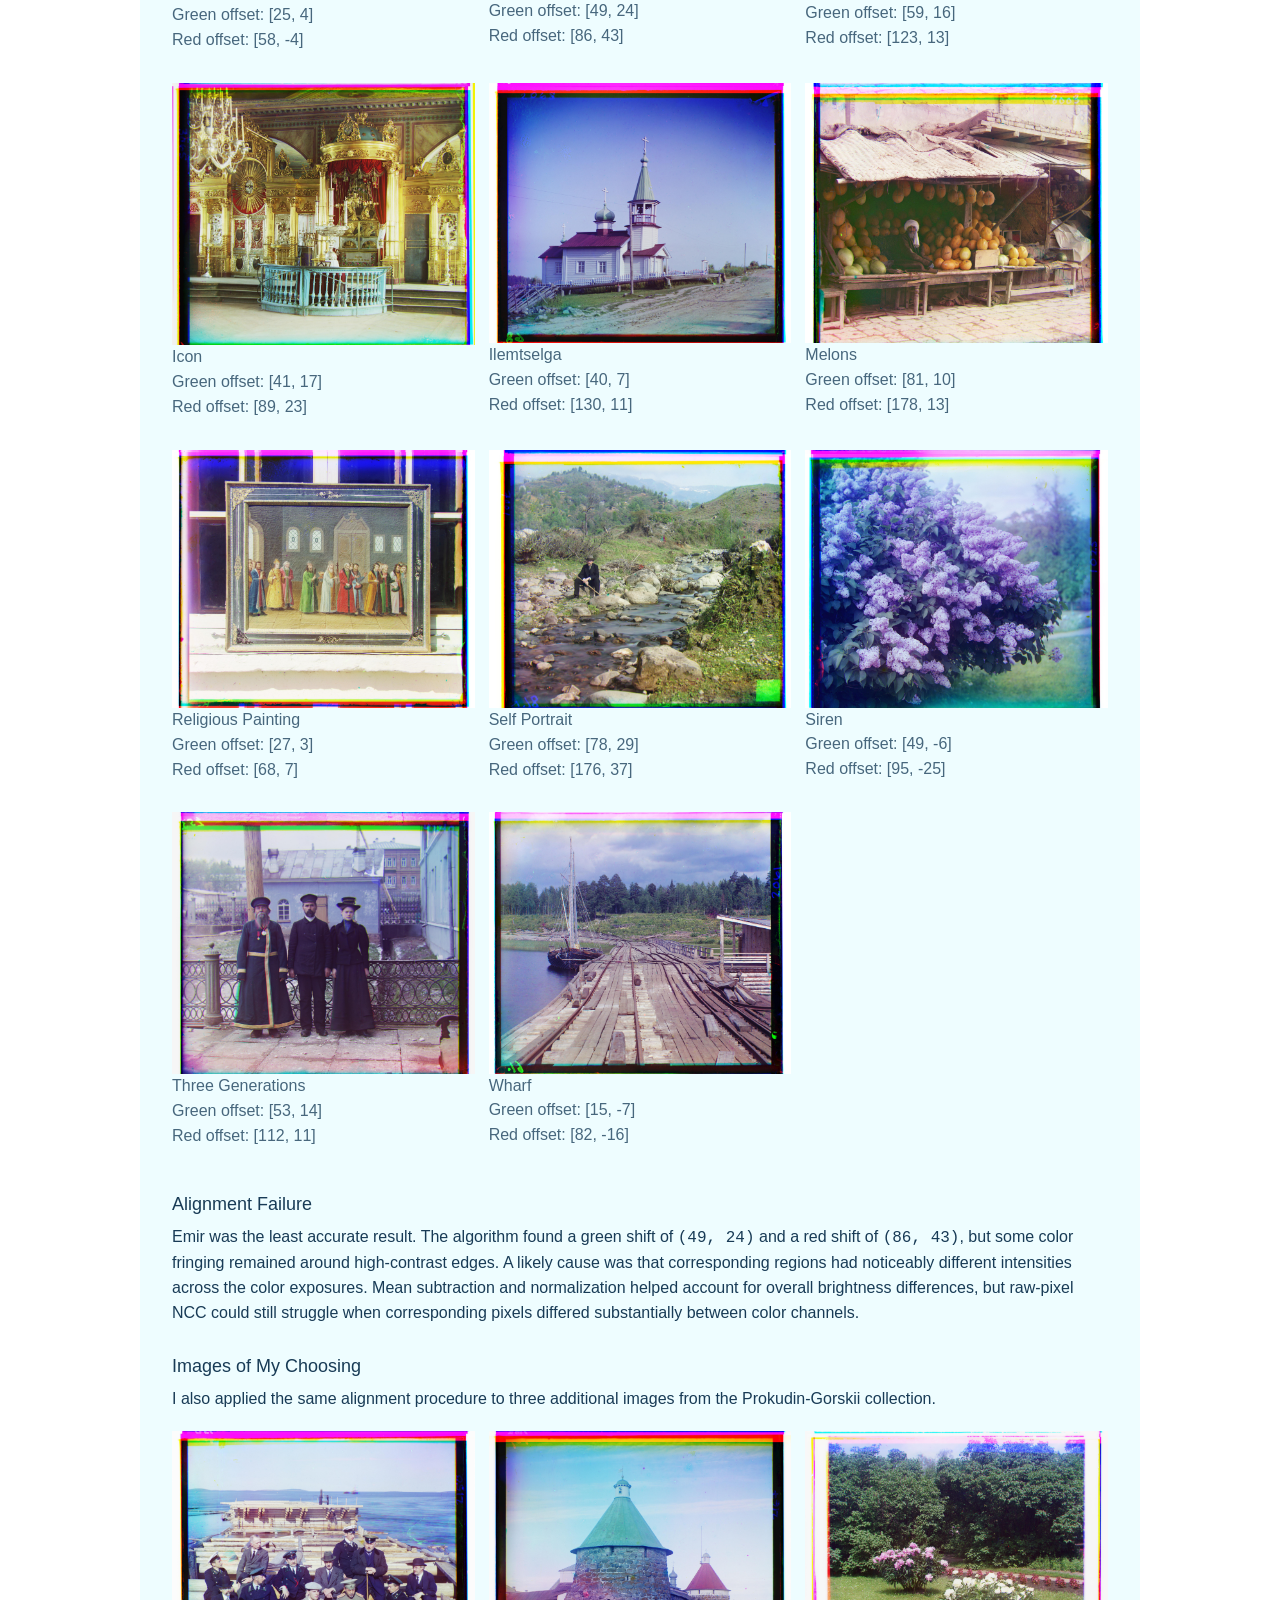
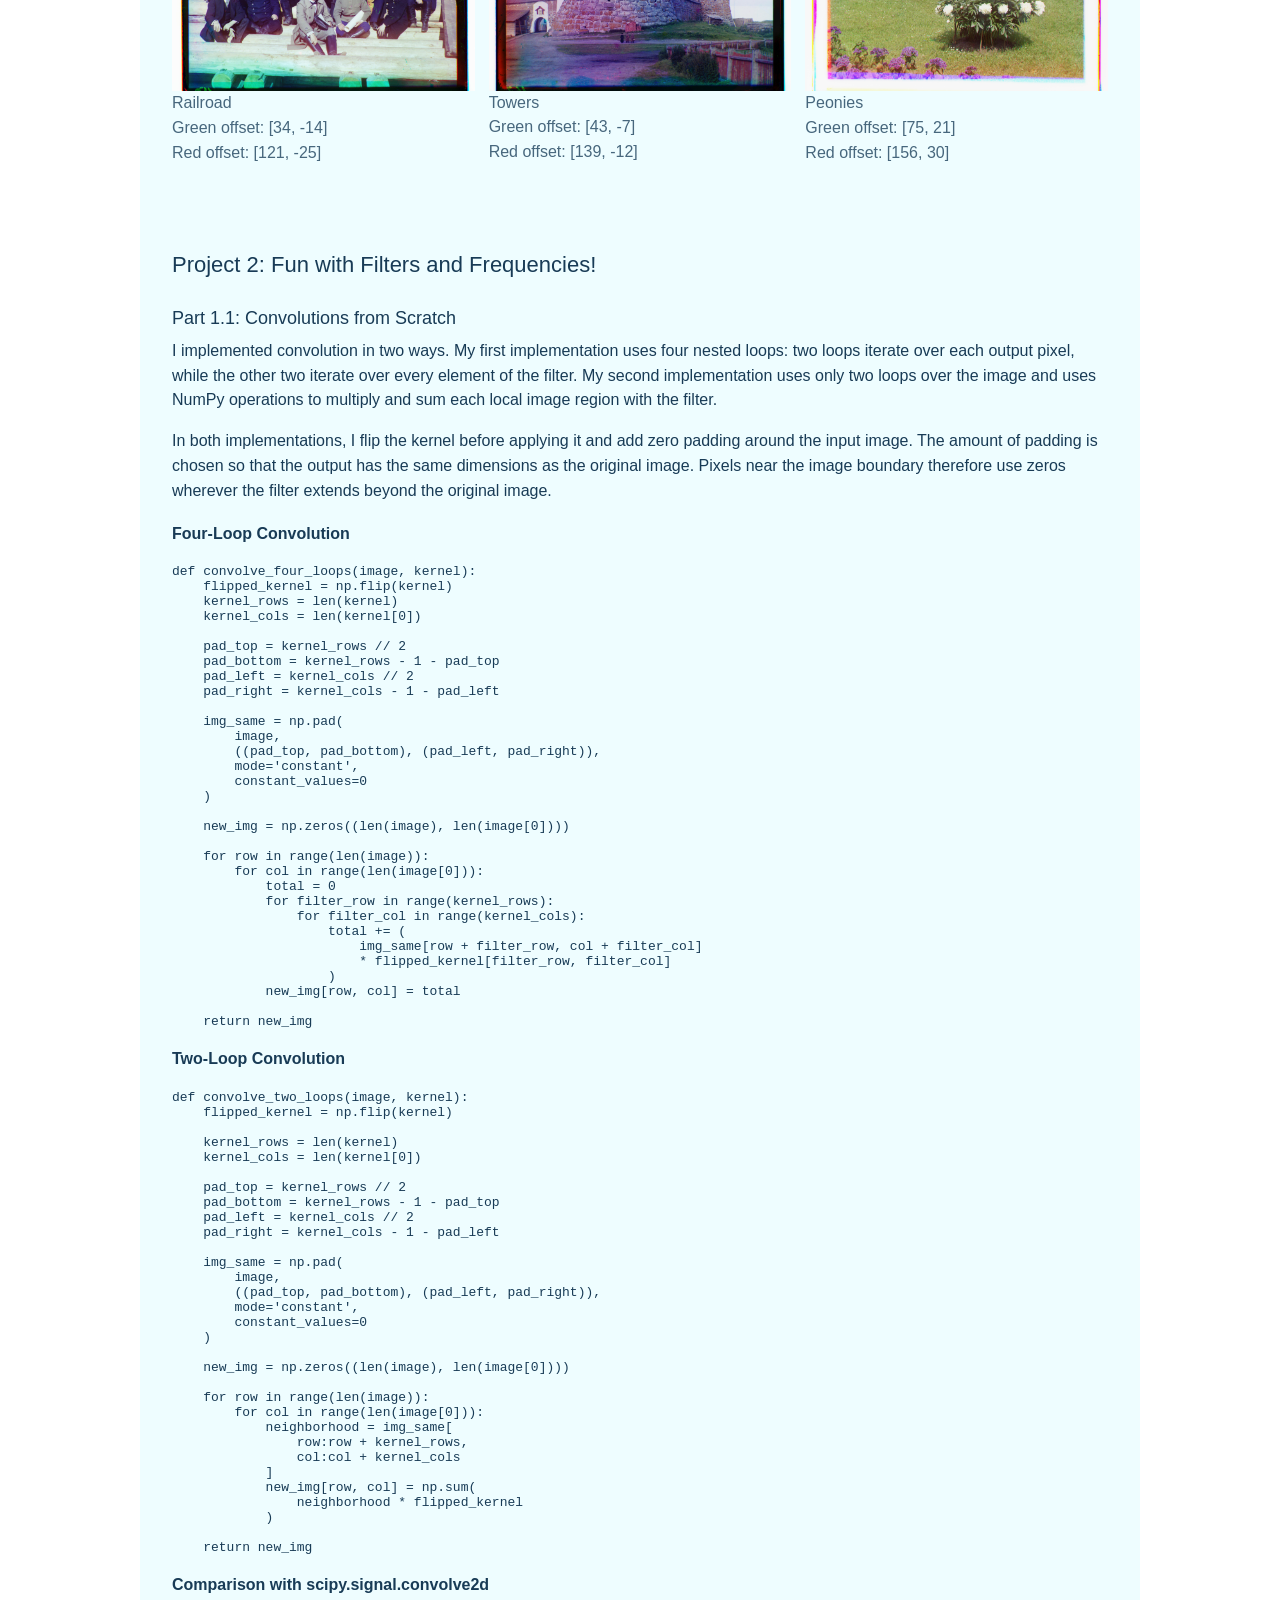
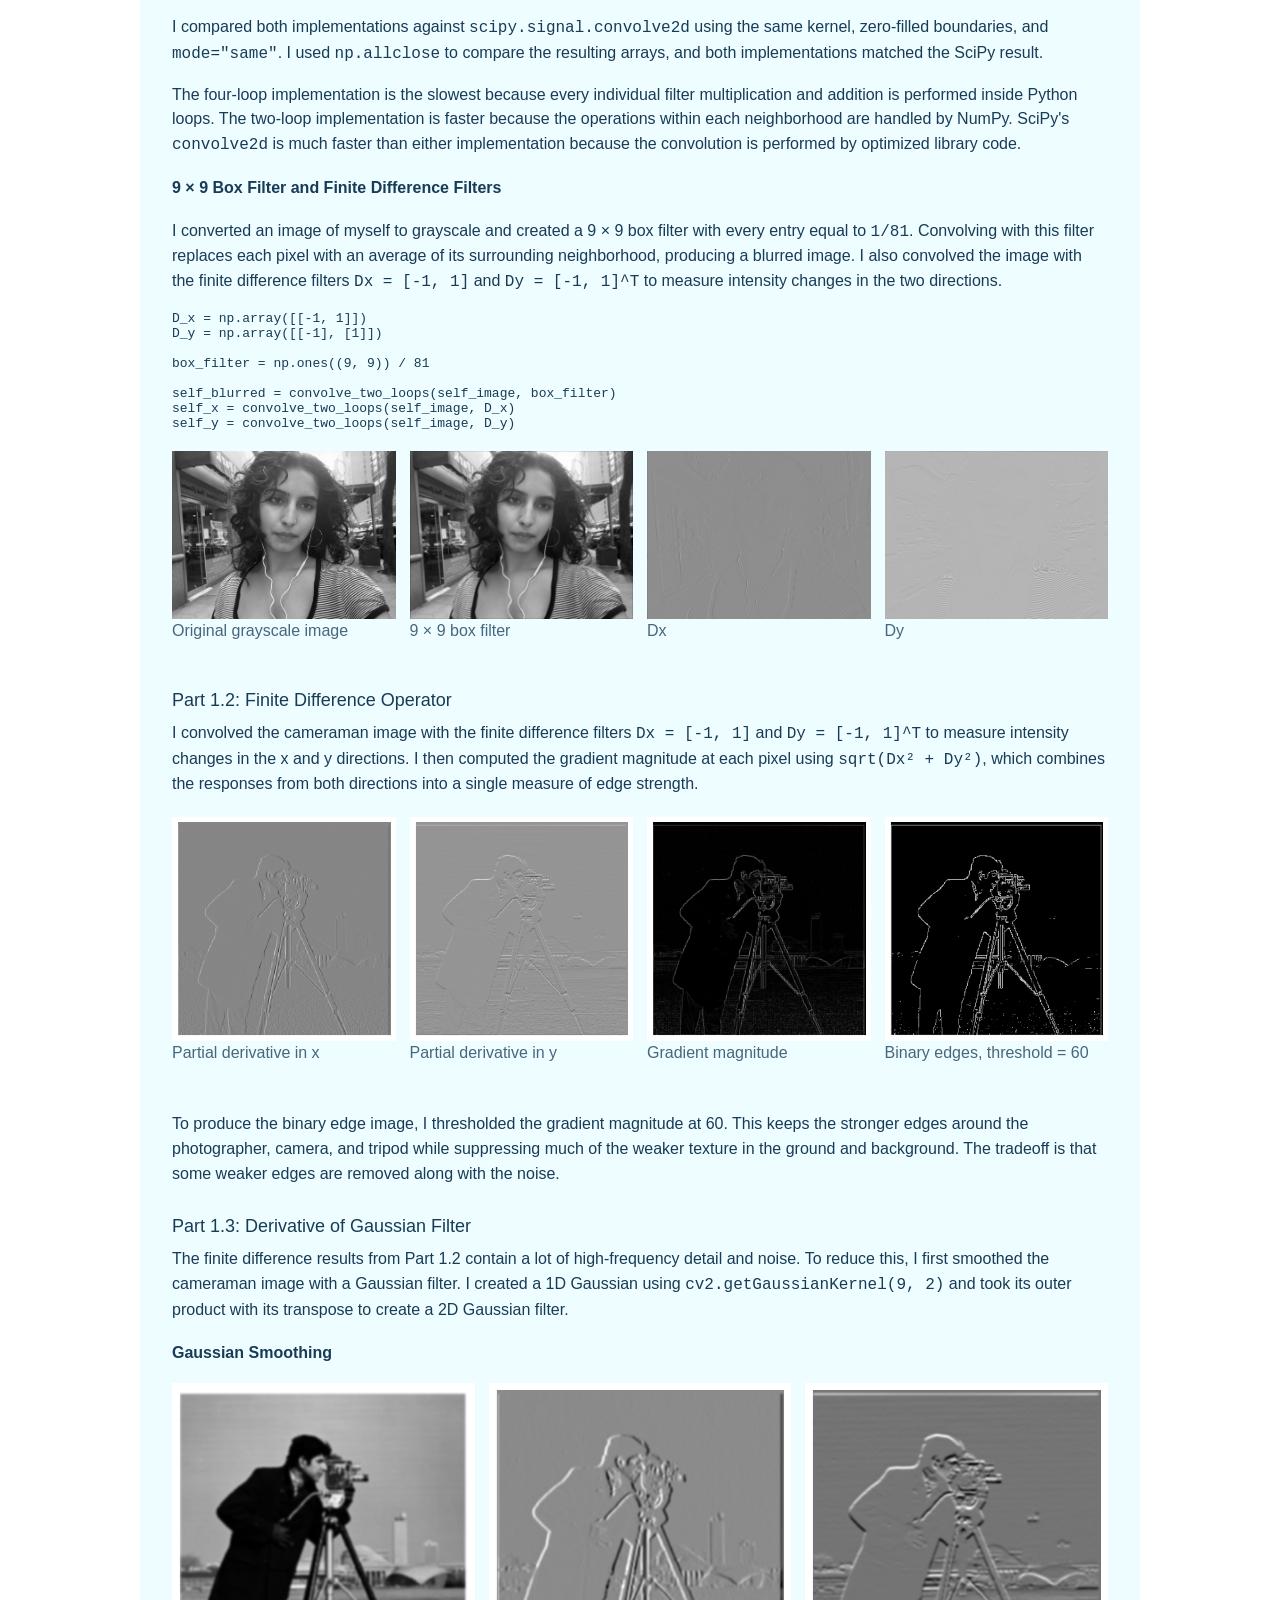
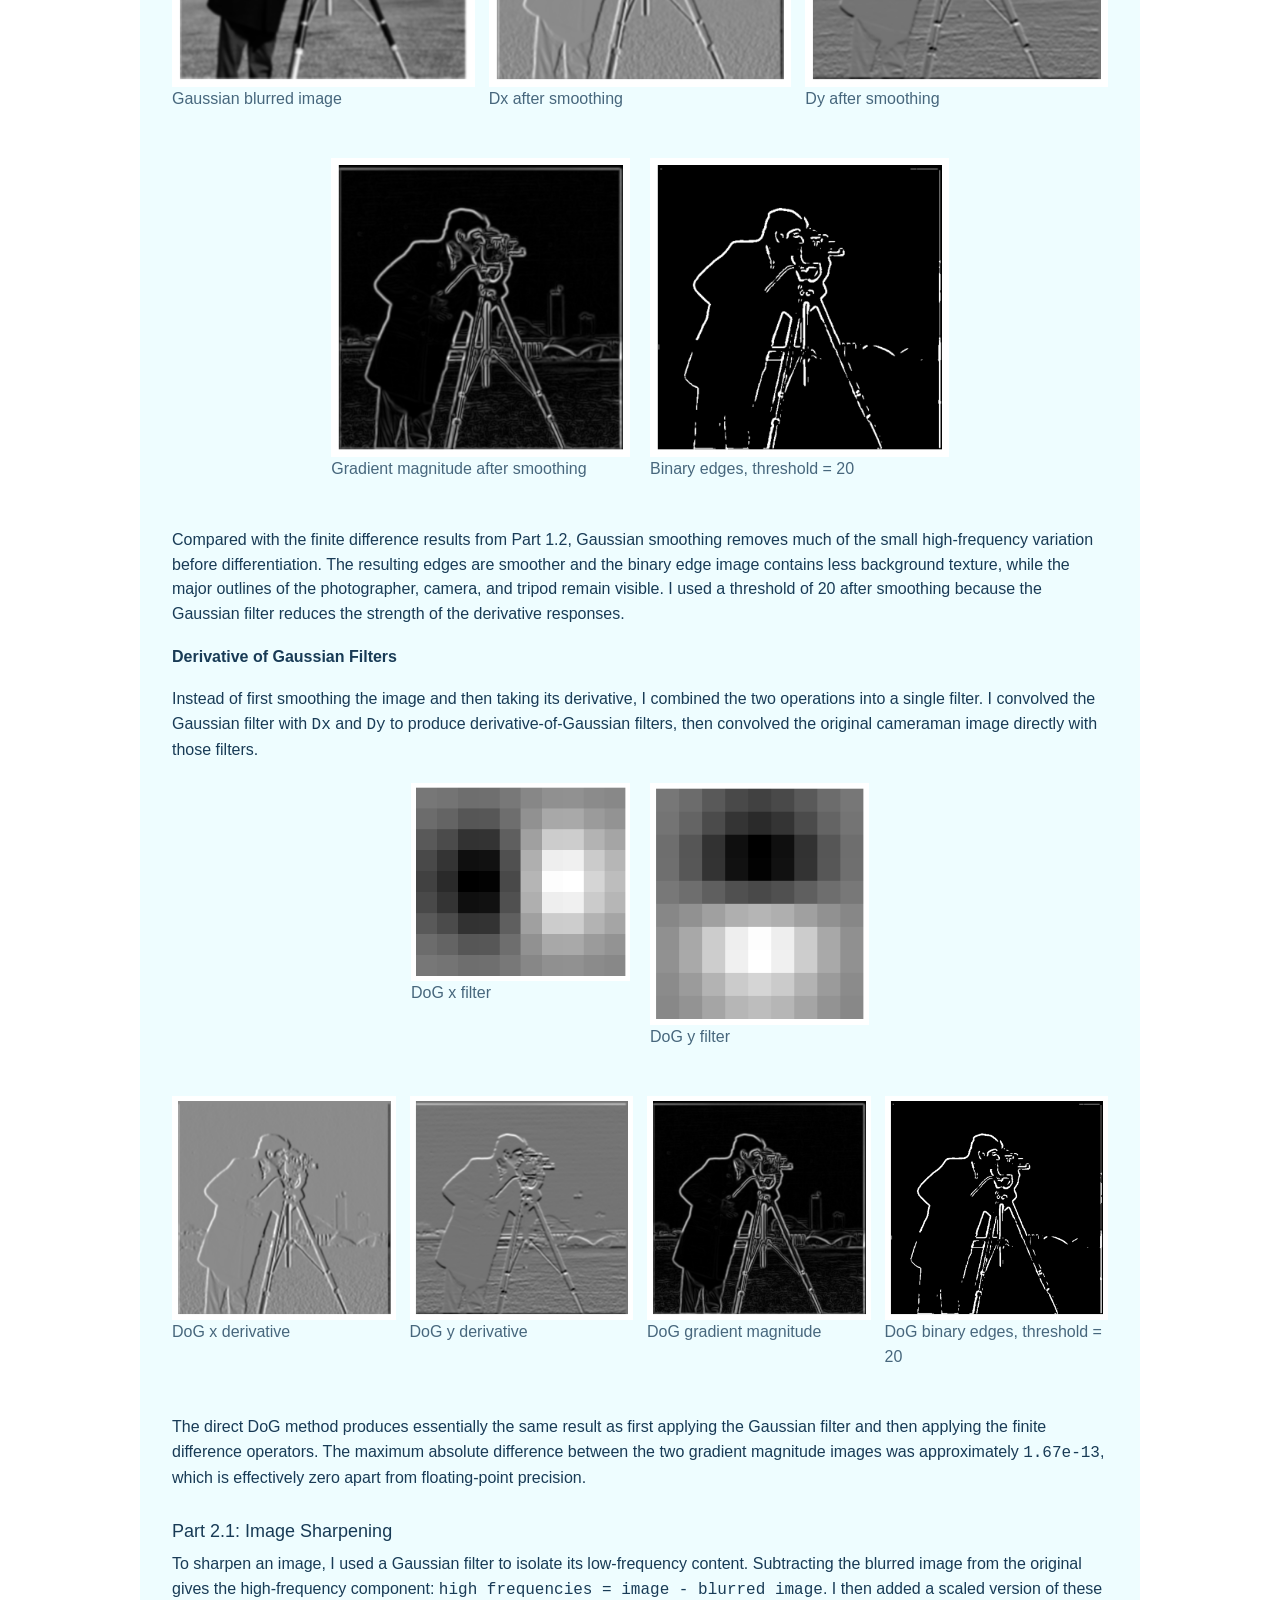
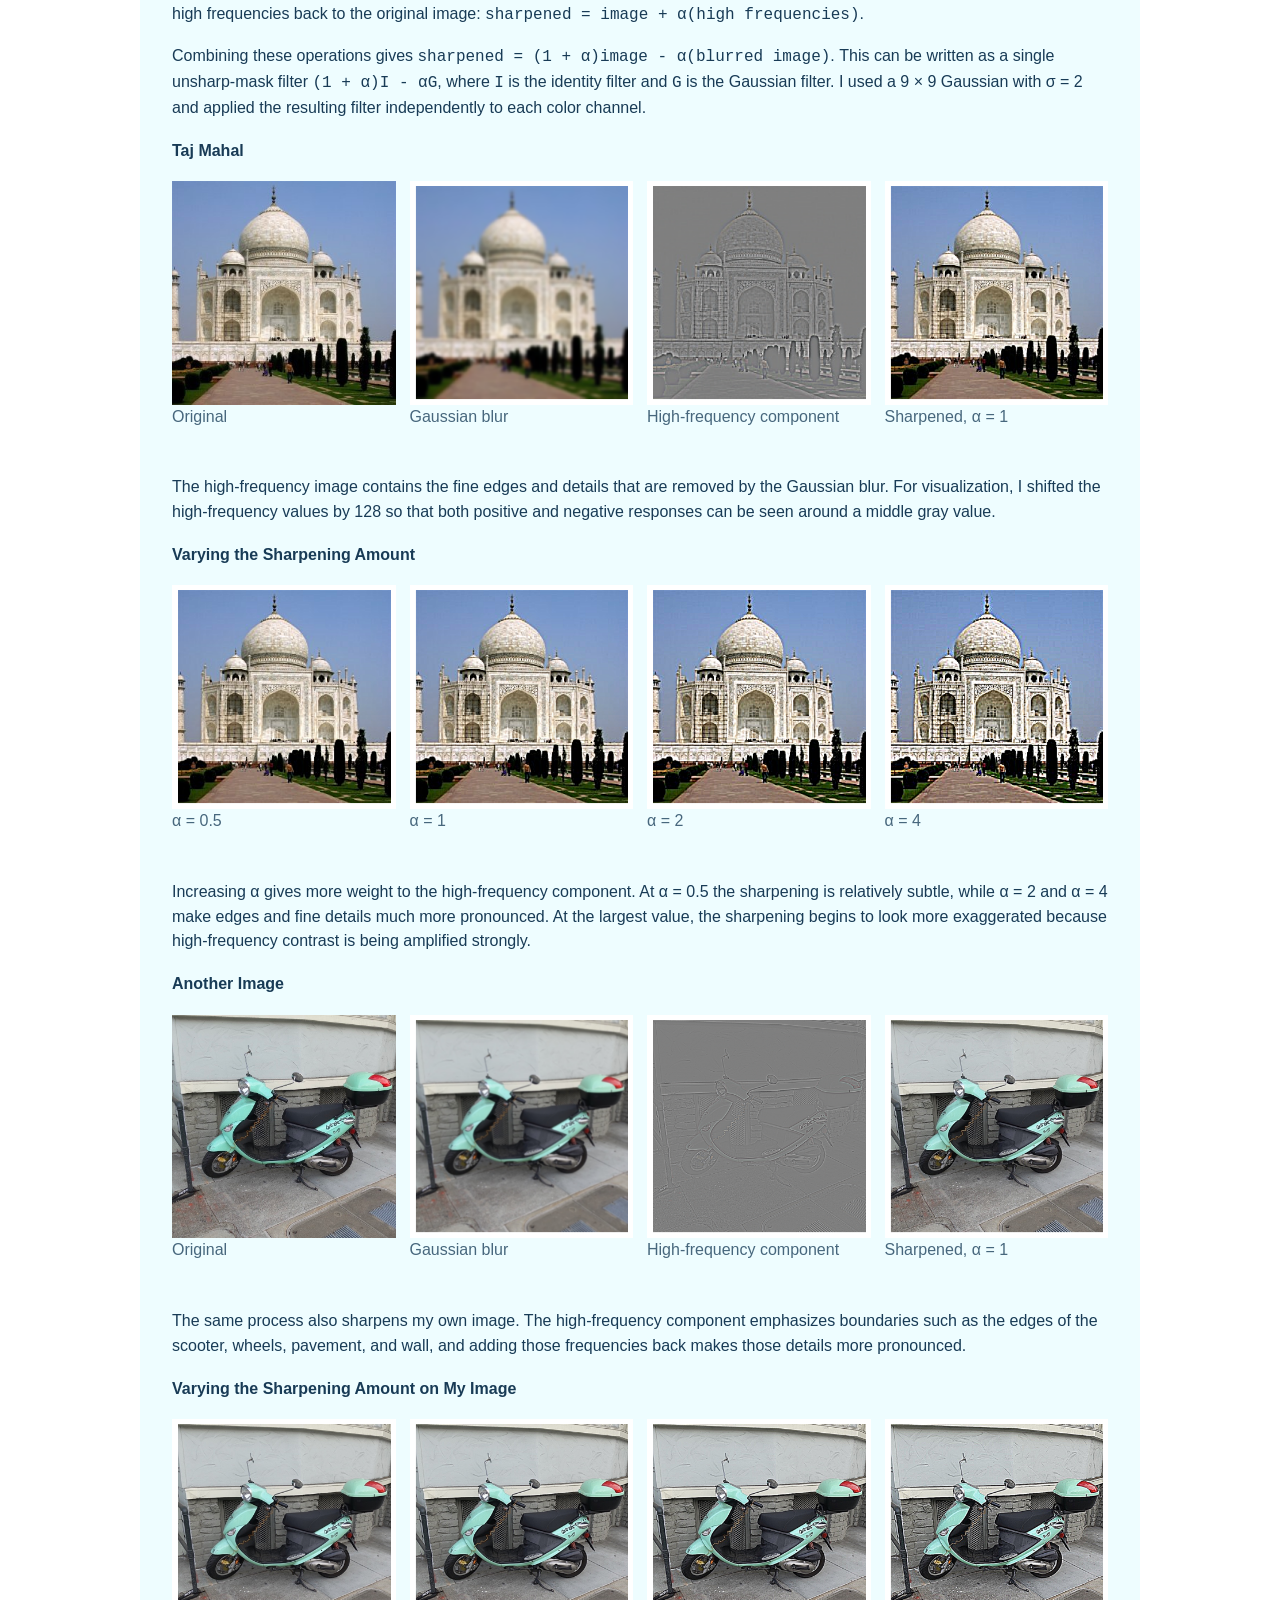
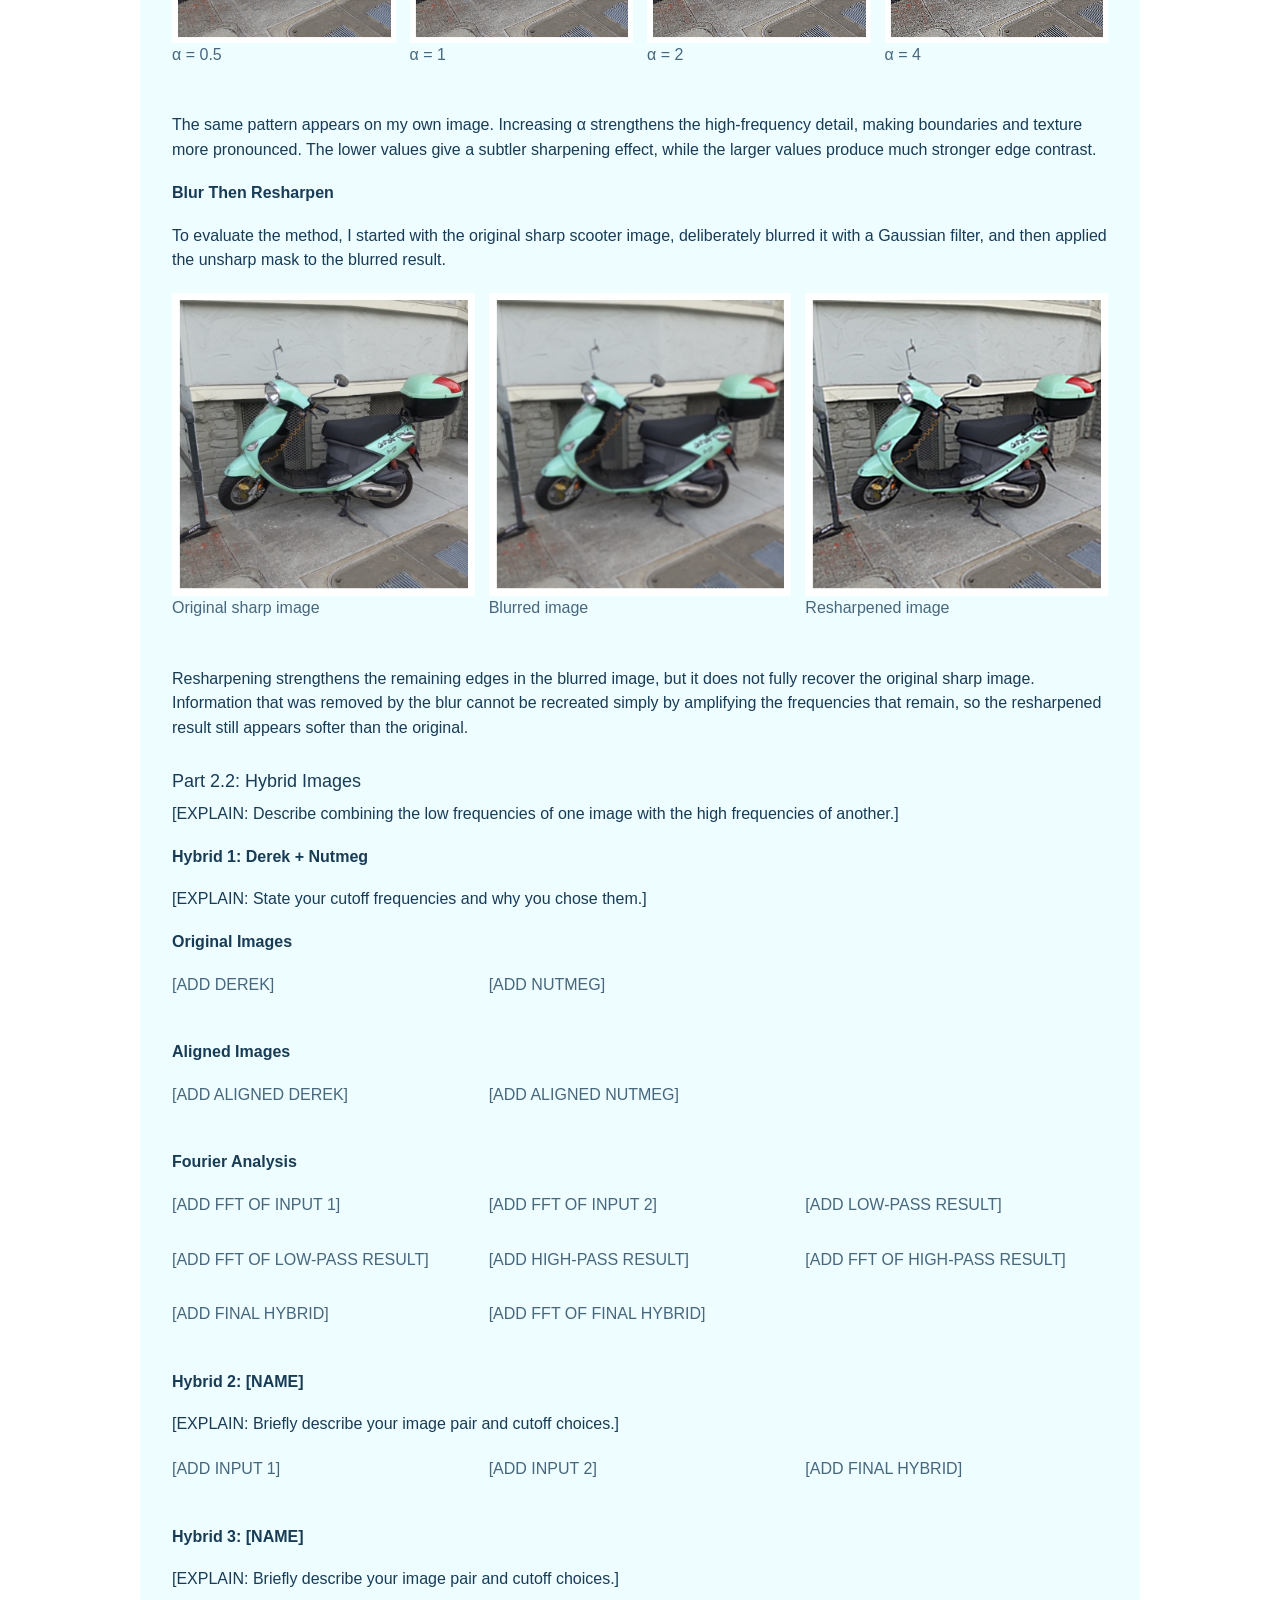
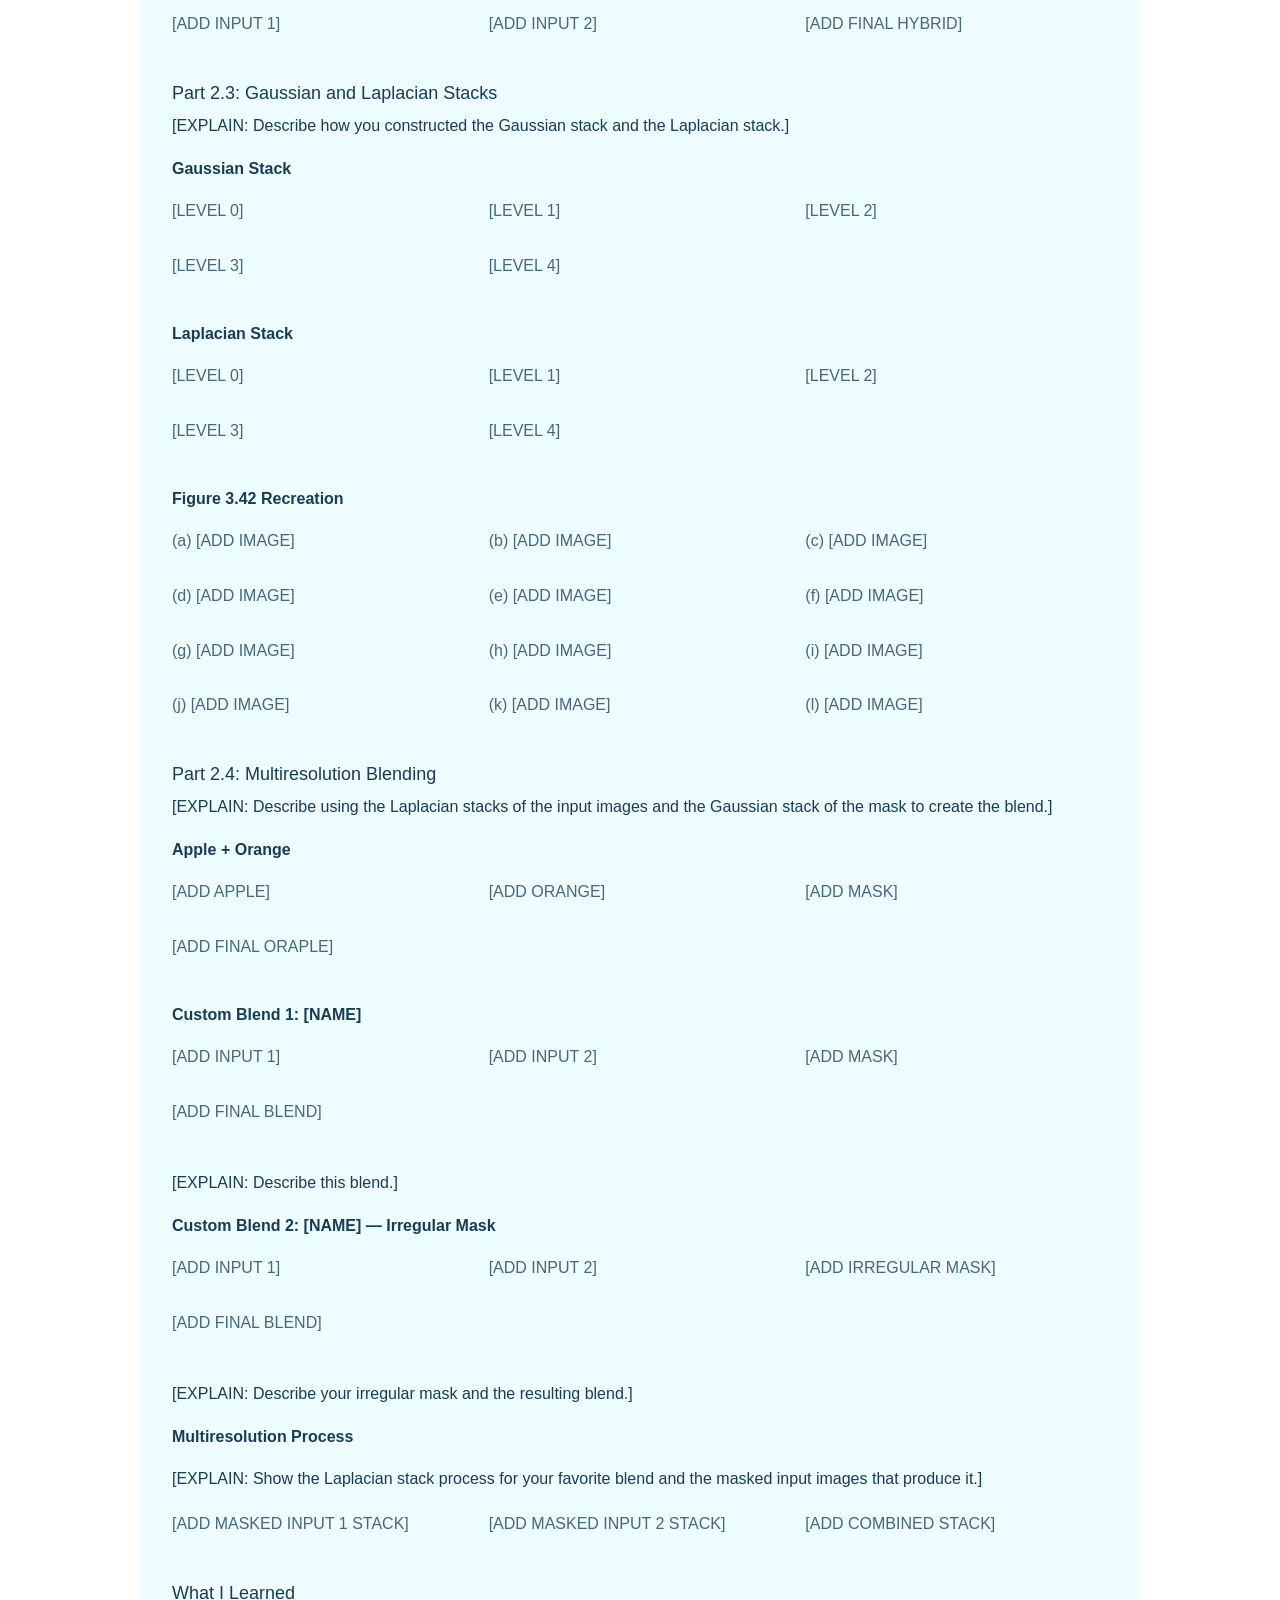
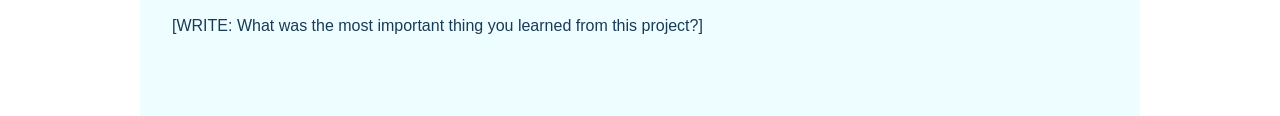
<file: index_before_2_2.html>
<!DOCTYPE html>
<html lang="en">

<head>
  <meta charset="UTF-8">
  <meta name="viewport" content="width=device-width, initial-scale=1.0">
  <title>Riya Sehgal - CS 180/280A</title>
  <link rel="stylesheet" href="./style.css">
</head>

<body>
  <main class="page">

    <section class="intro-header">
      <h1>CS 180/280A - Introduction to Computer Vision and Computational Photography</h1>
      <p>This is my project portfolio.</p>
    </section>

    <nav class="project-nav">
      <a href="#project0" class="project-tab active">Project 0</a>
      <a href="#project1" class="project-tab">Project 1</a>
      <a href="#project2" class="project-tab">Project 2</a>
    </nav>

    <section class="project" id="project0">
      <h2>Project 0: Becoming Friends with Your Camera</h2>

      <div class="project-content">

        <h3>Part 1: Selfie: The Wrong Way vs. The Right Way</h3>

        <div class="image-grid part1-images">
          <div class="figure">
            <img src="./media/wrong-way.jpg" alt="Wrong way selfie">
            <p class="caption">Wrong Way</p>
          </div>

          <div class="figure">
            <img src="./media/right-way.jpg" alt="Right way selfie">
            <p class="caption">Right Way</p>
          </div>
        </div>

        <h3>Part 2: Architectural Perspective Compression</h3>

        <div class="image-grid part2-images">
          <div class="figure">
            <img src="./media/far-zoom.jpg" alt="Far away zoomed in">
            <p class="caption">Far + Zoom</p>
          </div>

          <div class="figure">
            <img src="./media/close.jpg" alt="Close view">
            <p class="caption">Close</p>
          </div>
        </div>

        <h3>Part 3: The Dolly Zoom</h3>

        <div class="dolly-zoom">
          <img src="./media/dolly-zoom.gif" alt="Dolly zoom effect">
          <p class="caption">My Nalgene, dolly zoomed</p>
        </div>

      </div>
    </section>


    <section class="project" id="project1">

      <h2>
        Project 1: Images of the Russian Empire: Colorizing the
        <a href="https://www.loc.gov/collections/prokudin-gorskii/" target="_blank">
          Prokudin-Gorskii
        </a>
        photo collection
      </h2>

      <div class="project-content">

        <h3>Overview</h3>
        <p>
          The Prokudin-Gorskii scans contained three grayscale exposures stacked vertically in BGR order. I split each scan into blue, green, and red channels, used blue as the fixed reference, and aligned green and red to it separately. Before alignment, I cropped 10% from each edge to reduce the effect of the glass-plate borders. After finding the best shifts, I applied them to the original uncropped channels and stacked the result in RGB order.
        </p>

        <h3>Normalized Cross-Correlation (NCC)</h3>
        <p>
          I used normalized cross-correlation (NCC) to score each candidate alignment. For the shifted channel and blue reference, I subtracted the mean from each comparison region and computed <code>NCC = sum(A * B) / (||A|| ||B||)</code>. The shift with the highest NCC score was selected.
        </p>
        <p>
          For each candidate, I shifted the moving channel with <code>np.roll</code>. I cropped the channels before alignment and excluded an additional margin when calculating NCC to reduce the effect of border and wrapped pixels on the score.
        </p>

        <h3>Single-Scale Alignment</h3>
        <p>
          For the smaller JPEG images, I used an exhaustive search over possible row and column displacements. Green and red were aligned independently to blue, and each candidate shift was evaluated using NCC. This same single-scale alignment procedure was also used at each level of the image pyramid. The shift with the highest score was then applied to the original channel. The offsets below are shown in <code>(row, column)</code> order.
        </p>

        <div class="image-grid three">

          <div class="figure">
            <img src="./1/cathedral_color.jpg" alt="Cathedral">
            <p class="caption">
              Cathedral<br>
              Green offset: [x, y]<br>
              Red offset: [x, y]
            </p>
          </div>

          <div class="figure">
            <img src="./1/monastery_color.jpg" alt="Monastery">
            <p class="caption">
              Monastery<br>
              Green offset: [x, y]<br>
              Red offset: [x, y]
            </p>
          </div>

          <div class="figure">
            <img src="./1/tobolsk_color.jpg" alt="Tobolsk">
            <p class="caption">
              Tobolsk<br>
              Green offset: [x, y]<br>
              Red offset: [x, y]
            </p>
          </div>

        </div>


        <h3>Multi-Scale Pyramid Alignment</h3>
        <p>
          The TIFF images were much larger, so I used an image pyramid to make the alignment search more efficient. At each level, I blurred the channel with a 3 × 3 averaging filter and downsampled it by taking every other row and column. I continued until the image had been reduced to about 7% of its original size or another reduction would have made one dimension smaller than 64 pixels.
        </p>
        <p>
          Alignment began at the smallest level with a search around <code>(0, 0)</code>. The initial search radius was based on 10% of the smaller image dimension and limited to between 5 and 15 pixels. At each higher-resolution level, I doubled the previous shift to account for the change in scale and refined it within a 4-pixel search radius. I repeated this separately for green and red, then applied the final shifts to the original uncropped channels.
        </p>

        <div class="image-grid three">

          <div class="figure">
            <img src="./1/church_color.jpg" alt="Church">
            <p class="caption">
              Church<br>
              Green offset: [x, y]<br>
              Red offset: [x, y]
            </p>
          </div>

          <div class="figure">
            <img src="./1/emir_color.jpg" alt="Emir">
            <p class="caption">
              Emir<br>
              Green offset: [x, y]<br>
              Red offset: [x, y]
            </p>
          </div>

          <div class="figure">
            <img src="./1/harvesters_color.jpg" alt="Harvesters">
            <p class="caption">
              Harvesters<br>
              Green offset: [x, y]<br>
              Red offset: [x, y]
            </p>
          </div>

          <div class="figure">
            <img src="./1/icon_color.jpg" alt="Icon">
            <p class="caption">
              Icon<br>
              Green offset: [x, y]<br>
              Red offset: [x, y]
            </p>
          </div>

          <div class="figure">
            <img src="./1/ilemselga_color.jpg" alt="Ilemtselga">
            <p class="caption">
              Ilemtselga<br>
              Green offset: [x, y]<br>
              Red offset: [x, y]
            </p>
          </div>

          <div class="figure">
            <img src="./1/melons_color.jpg" alt="Melons">
            <p class="caption">
              Melons<br>
              Green offset: [x, y]<br>
              Red offset: [x, y]
            </p>
          </div>

          <div class="figure">
            <img src="./1/religous_painting_color.jpg" alt="Religious Painting">
            <p class="caption">
              Religious Painting<br>
              Green offset: [x, y]<br>
              Red offset: [x, y]
            </p>
          </div>

          <div class="figure">
            <img src="./1/self_portrait_color.jpg" alt="Self Portrait">
            <p class="caption">
              Self Portrait<br>
              Green offset: [x, y]<br>
              Red offset: [x, y]
            </p>
          </div>

          <div class="figure">
            <img src="./1/siren_color.jpg" alt="Siren">
            <p class="caption">
              Siren<br>
              Green offset: [x, y]<br>
              Red offset: [x, y]
            </p>
          </div>

          <div class="figure">
            <img src="./1/three_generations_color.jpg" alt="Three Generations">
            <p class="caption">
              Three Generations<br>
              Green offset: [x, y]<br>
              Red offset: [x, y]
            </p>
          </div>

          <div class="figure">
            <img src="./1/wharf_color.jpg" alt="Wharf">
            <p class="caption">
              Wharf<br>
              Green offset: [x, y]<br>
              Red offset: [x, y]
            </p>
          </div>

        </div>


        <h3>Alignment Failure</h3>
        <p>
          Emir was the least accurate result. The algorithm found a green shift of <code>(49, 24)</code> and a red shift of <code>(86, 43)</code>, but some color fringing remained around high-contrast edges. A likely cause was that corresponding regions had noticeably different intensities across the color exposures. Mean subtraction and normalization helped account for overall brightness differences, but raw-pixel NCC could still struggle when corresponding pixels differed substantially between color channels.
        </p>

        <h3>Images of My Choosing</h3>
        <p>
          I also applied the same alignment procedure to three additional images from the Prokudin-Gorskii collection.
        </p>

        <div class="image-grid three">

          <div class="figure">
            <img src="./1/railroad_color.jpg" alt="Railroad">
            <p class="caption">
              Railroad<br>
              Green offset: [x, y]<br>
              Red offset: [x, y]
            </p>
          </div>

          <div class="figure">
            <img src="./1/towers_color.jpg" alt="Towers">
            <p class="caption">
              Towers<br>
              Green offset: [x, y]<br>
              Red offset: [x, y]
            </p>
          </div>

          <div class="figure">
            <img src="./1/peonies_color.jpg" alt="Peonies">
            <p class="caption">
              Peonies<br>
              Green offset: [x, y]<br>
              Red offset: [x, y]
            </p>
          </div>

        </div>

      </div>
    </section>


    <section class="project" id="project2">

      <h2>Project 2: Fun with Filters and Frequencies!</h2>

      <div class="project-content">


        <h3>Part 1.1: Convolutions from Scratch</h3>

        <p>
          I implemented convolution in two ways. My first implementation uses
          four nested loops: two loops iterate over each output pixel, while
          the other two iterate over every element of the filter. My second
          implementation uses only two loops over the image and uses NumPy
          operations to multiply and sum each local image region with the
          filter.
        </p>

        <p>
          In both implementations, I flip the kernel before applying it and
          add zero padding around the input image. The amount of padding is
          chosen so that the output has the same dimensions as the original
          image. Pixels near the image boundary therefore use zeros wherever
          the filter extends beyond the original image.
        </p>


        <h4>Four-Loop Convolution</h4>

        <pre><code>def convolve_four_loops(image, kernel):
    flipped_kernel = np.flip(kernel)
    kernel_rows = len(kernel)
    kernel_cols = len(kernel[0])

    pad_top = kernel_rows // 2
    pad_bottom = kernel_rows - 1 - pad_top
    pad_left = kernel_cols // 2
    pad_right = kernel_cols - 1 - pad_left

    img_same = np.pad(
        image,
        ((pad_top, pad_bottom), (pad_left, pad_right)),
        mode='constant',
        constant_values=0
    )

    new_img = np.zeros((len(image), len(image[0])))

    for row in range(len(image)):
        for col in range(len(image[0])):
            total = 0
            for filter_row in range(kernel_rows):
                for filter_col in range(kernel_cols):
                    total += (
                        img_same[row + filter_row, col + filter_col]
                        * flipped_kernel[filter_row, filter_col]
                    )
            new_img[row, col] = total

    return new_img</code></pre>


        <h4>Two-Loop Convolution</h4>

        <pre><code>def convolve_two_loops(image, kernel):
    flipped_kernel = np.flip(kernel)

    kernel_rows = len(kernel)
    kernel_cols = len(kernel[0])

    pad_top = kernel_rows // 2
    pad_bottom = kernel_rows - 1 - pad_top
    pad_left = kernel_cols // 2
    pad_right = kernel_cols - 1 - pad_left

    img_same = np.pad(
        image,
        ((pad_top, pad_bottom), (pad_left, pad_right)),
        mode='constant',
        constant_values=0
    )

    new_img = np.zeros((len(image), len(image[0])))

    for row in range(len(image)):
        for col in range(len(image[0])):
            neighborhood = img_same[
                row:row + kernel_rows,
                col:col + kernel_cols
            ]
            new_img[row, col] = np.sum(
                neighborhood * flipped_kernel
            )

    return new_img</code></pre>


        <h4>Comparison with scipy.signal.convolve2d</h4>

        <p>
          I compared both implementations against
          <code>scipy.signal.convolve2d</code> using the same kernel,
          zero-filled boundaries, and <code>mode="same"</code>. I used
          <code>np.allclose</code> to compare the resulting arrays, and both
          implementations matched the SciPy result.
        </p>

        <p>
          The four-loop implementation is the slowest because every individual
          filter multiplication and addition is performed inside Python loops.
          The two-loop implementation is faster because the operations within
          each neighborhood are handled by NumPy. SciPy's
          <code>convolve2d</code> is much faster than either implementation
          because the convolution is performed by optimized library code.
        </p>


        <h4>9 × 9 Box Filter and Finite Difference Filters</h4>

        <p>
          I converted an image of myself to grayscale and created a 9 × 9 box
          filter with every entry equal to <code>1/81</code>. Convolving with
          this filter replaces each pixel with an average of its surrounding
          neighborhood, producing a blurred image. I also convolved the image
          with the finite difference filters
          <code>Dx = [-1, 1]</code> and
          <code>Dy = [-1, 1]^T</code> to measure intensity changes in the two
          directions.
        </p>

        <pre><code>D_x = np.array([[-1, 1]])
D_y = np.array([[-1], [1]])

box_filter = np.ones((9, 9)) / 81

self_blurred = convolve_two_loops(self_image, box_filter)
self_x = convolve_two_loops(self_image, D_x)
self_y = convolve_two_loops(self_image, D_y)</code></pre>


        <div class="image-grid four">

          <div class="figure">
            <img src="./2/1.1/self_original.png" alt="Original grayscale self image">
            <p class="caption">Original grayscale image</p>
          </div>

          <div class="figure">
            <img src="./2/1.1/self_box_filter.png" alt="Self image after 9 by 9 box filter">
            <p class="caption">9 × 9 box filter</p>
          </div>

          <div class="figure">
            <img src="./2/1.1/self_x_derivative.png" alt="Self image x derivative">
            <p class="caption">Dx</p>
          </div>

          <div class="figure">
            <img src="./2/1.1/self_y_derivative.png" alt="Self image y derivative">
            <p class="caption">Dy</p>
          </div>

        </div>



        <h3>Part 1.2: Finite Difference Operator</h3>

        <p>
          I convolved the cameraman image with the finite difference filters
          <code>Dx = [-1, 1]</code> and <code>Dy = [-1, 1]^T</code>
          to measure intensity changes in the x and y directions. I then
          computed the gradient magnitude at each pixel using
          <code>sqrt(Dx² + Dy²)</code>, which combines the responses from
          both directions into a single measure of edge strength.
        </p>

        <div class="image-grid four">

          <div class="figure">
            <img src="./2/1.2/x_derivative.png" alt="Cameraman x derivative">
            <p class="caption">Partial derivative in x</p>
          </div>

          <div class="figure">
            <img src="./2/1.2/y_derivative.png" alt="Cameraman y derivative">
            <p class="caption">Partial derivative in y</p>
          </div>

          <div class="figure">
            <img src="./2/1.2/gradient_magnitude.png" alt="Cameraman gradient magnitude">
            <p class="caption">Gradient magnitude</p>
          </div>

          <div class="figure">
            <img src="./2/1.2/binary_edges.png" alt="Thresholded cameraman edges">
            <p class="caption">Binary edges, threshold = 60</p>
          </div>

        </div>

        <p>
          To produce the binary edge image, I thresholded the gradient
          magnitude at 60. This keeps the stronger edges around the
          photographer, camera, and tripod while suppressing much of the
          weaker texture in the ground and background. The tradeoff is that
          some weaker edges are removed along with the noise.
        </p>



        <h3>Part 1.3: Derivative of Gaussian Filter</h3>

        <p>
          The finite difference results from Part 1.2 contain a lot of
          high-frequency detail and noise. To reduce this, I first smoothed
          the cameraman image with a Gaussian filter. I created a 1D Gaussian
          using <code>cv2.getGaussianKernel(9, 2)</code> and took its outer
          product with its transpose to create a 2D Gaussian filter.
        </p>


        <h4>Gaussian Smoothing</h4>

        <div class="image-grid three">

          <div class="figure">
            <img src="./2/1.3/gaussian_blur.png" alt="Gaussian blurred cameraman">
            <p class="caption">Gaussian blurred image</p>
          </div>

          <div class="figure">
            <img src="./2/1.3/blurred_x_derivative.png" alt="X derivative after Gaussian smoothing">
            <p class="caption">Dx after smoothing</p>
          </div>

          <div class="figure">
            <img src="./2/1.3/blurred_y_derivative.png" alt="Y derivative after Gaussian smoothing">
            <p class="caption">Dy after smoothing</p>
          </div>

        </div>


        <div class="image-grid two-match-three">

          <div class="figure">
            <img src="./2/1.3/blurred_gradient_magnitude.png" alt="Gradient magnitude after smoothing">
            <p class="caption">Gradient magnitude after smoothing</p>
          </div>

          <div class="figure">
            <img src="./2/1.3/blurred_binary_edges.png" alt="Binary edges after smoothing">
            <p class="caption">Binary edges, threshold = 20</p>
          </div>

        </div>

        <p>
          Compared with the finite difference results from Part 1.2, Gaussian
          smoothing removes much of the small high-frequency variation before
          differentiation. The resulting edges are smoother and the binary
          edge image contains less background texture, while the major
          outlines of the photographer, camera, and tripod remain visible.
          I used a threshold of 20 after smoothing because the Gaussian filter
          reduces the strength of the derivative responses.
        </p>


        <h4>Derivative of Gaussian Filters</h4>

        <p>
          Instead of first smoothing the image and then taking its derivative,
          I combined the two operations into a single filter. I convolved the
          Gaussian filter with <code>Dx</code> and <code>Dy</code> to produce
          derivative-of-Gaussian filters, then convolved the original cameraman
          image directly with those filters.
        </p>


        <div class="image-grid two-match-four">

          <div class="figure">
            <img src="./2/1.3/DoG_x_filter.png" alt="Derivative of Gaussian x filter">
            <p class="caption">DoG x filter</p>
          </div>

          <div class="figure">
            <img src="./2/1.3/DoG_y_filter.png" alt="Derivative of Gaussian y filter">
            <p class="caption">DoG y filter</p>
          </div>

        </div>


        <div class="image-grid four">

          <div class="figure">
            <img src="./2/1.3/DoG_x_derivative.png" alt="DoG x derivative">
            <p class="caption">DoG x derivative</p>
          </div>

          <div class="figure">
            <img src="./2/1.3/DoG_y_derivative.png" alt="DoG y derivative">
            <p class="caption">DoG y derivative</p>
          </div>

          <div class="figure">
            <img src="./2/1.3/DoG_gradient_magnitude.png" alt="DoG gradient magnitude">
            <p class="caption">DoG gradient magnitude</p>
          </div>

          <div class="figure">
            <img src="./2/1.3/DoG_binary_edges.png" alt="DoG binary edges">
            <p class="caption">DoG binary edges, threshold = 20</p>
          </div>

        </div>

        <p>
          The direct DoG method produces essentially the same result as first
          applying the Gaussian filter and then applying the finite difference
          operators. The maximum absolute difference between the two gradient
          magnitude images was approximately <code>1.67e-13</code>, which is
          effectively zero apart from floating-point precision.
        </p>



        <h3>Part 2.1: Image Sharpening</h3>

        <p>
          To sharpen an image, I used a Gaussian filter to isolate its
          low-frequency content. Subtracting the blurred image from the
          original gives the high-frequency component:
          <code>high frequencies = image - blurred image</code>.
          I then added a scaled version of these high frequencies back to
          the original image:
          <code>sharpened = image + α(high frequencies)</code>.
        </p>

        <p>
          Combining these operations gives
          <code>sharpened = (1 + α)image - α(blurred image)</code>.
          This can be written as a single unsharp-mask filter
          <code>(1 + α)I - αG</code>, where <code>I</code> is the
          identity filter and <code>G</code> is the Gaussian filter.
          I used a 9 × 9 Gaussian with σ = 2 and applied the resulting
          filter independently to each color channel.
        </p>


        <h4>Taj Mahal</h4>

        <div class="image-grid four">

          <div class="figure">
            <img src="./2/2.1/taj.jpg" alt="Original Taj Mahal">
            <p class="caption">Original</p>
          </div>

          <div class="figure">
            <img src="./2/2.1/taj_blurred.png" alt="Blurred Taj Mahal">
            <p class="caption">Gaussian blur</p>
          </div>

          <div class="figure">
            <img src="./2/2.1/taj_high_frequency.png" alt="Taj Mahal high frequencies">
            <p class="caption">High-frequency component</p>
          </div>

          <div class="figure">
            <img src="./2/2.1/taj_sharpened.png" alt="Sharpened Taj Mahal">
            <p class="caption">Sharpened, α = 1</p>
          </div>

        </div>

        <p>
          The high-frequency image contains the fine edges and details that
          are removed by the Gaussian blur. For visualization, I shifted the
          high-frequency values by 128 so that both positive and negative
          responses can be seen around a middle gray value.
        </p>


        <h4>Varying the Sharpening Amount</h4>

        <div class="image-grid four">

          <div class="figure">
            <img src="./2/2.1/taj_sharpened_alpha0.5.png" alt="Taj sharpened with alpha 0.5">
            <p class="caption">α = 0.5</p>
          </div>

          <div class="figure">
            <img src="./2/2.1/taj_sharpened.png" alt="Taj sharpened with alpha 1">
            <p class="caption">α = 1</p>
          </div>

          <div class="figure">
            <img src="./2/2.1/taj_sharpened_alpha2.png" alt="Taj sharpened with alpha 2">
            <p class="caption">α = 2</p>
          </div>

          <div class="figure">
            <img src="./2/2.1/taj_sharpened_alpha4.png" alt="Taj sharpened with alpha 4">
            <p class="caption">α = 4</p>
          </div>

        </div>

        <p>
          Increasing α gives more weight to the high-frequency component.
          At α = 0.5 the sharpening is relatively subtle, while α = 2 and
          α = 4 make edges and fine details much more pronounced. At the
          largest value, the sharpening begins to look more exaggerated
          because high-frequency contrast is being amplified strongly.
        </p>


        <h4>Another Image</h4>

        <div class="image-grid four">

          <div class="figure">
            <img src="./2/2.1/mypic2.1.jpg" alt="Original scooter image">
            <p class="caption">Original</p>
          </div>

          <div class="figure">
            <img src="./2/2.1/mine_blurred.png" alt="Blurred scooter image">
            <p class="caption">Gaussian blur</p>
          </div>

          <div class="figure">
            <img src="./2/2.1/mine_high_frequency.png" alt="Scooter high frequencies">
            <p class="caption">High-frequency component</p>
          </div>

          <div class="figure">
            <img src="./2/2.1/mine_sharpened.png" alt="Sharpened scooter image">
            <p class="caption">Sharpened, α = 1</p>
          </div>

        </div>

        <p>
          The same process also sharpens my own image. The high-frequency
          component emphasizes boundaries such as the edges of the scooter,
          wheels, pavement, and wall, and adding those frequencies back makes
          those details more pronounced.
        </p>


        <h4>Varying the Sharpening Amount on My Image</h4>

        <div class="image-grid four">

          <div class="figure">
            <img src="./2/2.1/mine_sharpened_alpha0.5.png" alt="My image sharpened with alpha 0.5">
            <p class="caption">α = 0.5</p>
          </div>

          <div class="figure">
            <img src="./2/2.1/mine_sharpened.png" alt="My image sharpened with alpha 1">
            <p class="caption">α = 1</p>
          </div>

          <div class="figure">
            <img src="./2/2.1/mine_sharpened_alpha2.png" alt="My image sharpened with alpha 2">
            <p class="caption">α = 2</p>
          </div>

          <div class="figure">
            <img src="./2/2.1/mine_sharpened_alpha4.png" alt="My image sharpened with alpha 4">
            <p class="caption">α = 4</p>
          </div>

        </div>

        <p>
          The same pattern appears on my own image. Increasing α strengthens
          the high-frequency detail, making boundaries and texture more
          pronounced. The lower values give a subtler sharpening effect,
          while the larger values produce much stronger edge contrast.
        </p>


        <h4>Blur Then Resharpen</h4>

        <p>
          To evaluate the method, I started with the original sharp scooter
          image, deliberately blurred it with a Gaussian filter, and then
          applied the unsharp mask to the blurred result.
        </p>

        <div class="image-grid three">

          <div class="figure">
            <img src="./2/2.1/eval_original.png" alt="Original sharp scooter image">
            <p class="caption">Original sharp image</p>
          </div>

          <div class="figure">
            <img src="./2/2.1/eval_blurred.png" alt="Artificially blurred scooter image">
            <p class="caption">Blurred image</p>
          </div>

          <div class="figure">
            <img src="./2/2.1/eval_resharpened.png" alt="Resharpened scooter image">
            <p class="caption">Resharpened image</p>
          </div>

        </div>

        <p>
          Resharpening strengthens the remaining edges in the blurred image,
          but it does not fully recover the original sharp image. Information
          that was removed by the blur cannot be recreated simply by
          amplifying the frequencies that remain, so the resharpened result
          still appears softer than the original.
        </p>



        <h3>Part 2.2: Hybrid Images</h3>

        <p>
          [EXPLAIN: Describe combining the low frequencies of one image
          with the high frequencies of another.]
        </p>


        <h4>Hybrid 1: Derek + Nutmeg</h4>

        <p>
          [EXPLAIN: State your cutoff frequencies and why you chose them.]
        </p>


        <h4>Original Images</h4>

        <div class="image-grid three">

          <div class="figure">
            <p class="caption">[ADD DEREK]</p>
          </div>

          <div class="figure">
            <p class="caption">[ADD NUTMEG]</p>
          </div>

        </div>


        <h4>Aligned Images</h4>

        <div class="image-grid three">

          <div class="figure">
            <p class="caption">[ADD ALIGNED DEREK]</p>
          </div>

          <div class="figure">
            <p class="caption">[ADD ALIGNED NUTMEG]</p>
          </div>

        </div>


        <h4>Fourier Analysis</h4>

        <div class="image-grid three">

          <div class="figure">
            <p class="caption">[ADD FFT OF INPUT 1]</p>
          </div>

          <div class="figure">
            <p class="caption">[ADD FFT OF INPUT 2]</p>
          </div>

          <div class="figure">
            <p class="caption">[ADD LOW-PASS RESULT]</p>
          </div>

          <div class="figure">
            <p class="caption">[ADD FFT OF LOW-PASS RESULT]</p>
          </div>

          <div class="figure">
            <p class="caption">[ADD HIGH-PASS RESULT]</p>
          </div>

          <div class="figure">
            <p class="caption">[ADD FFT OF HIGH-PASS RESULT]</p>
          </div>

          <div class="figure">
            <p class="caption">[ADD FINAL HYBRID]</p>
          </div>

          <div class="figure">
            <p class="caption">[ADD FFT OF FINAL HYBRID]</p>
          </div>

        </div>


        <h4>Hybrid 2: [NAME]</h4>

        <p>
          [EXPLAIN: Briefly describe your image pair and cutoff choices.]
        </p>

        <div class="image-grid three">

          <div class="figure">
            <p class="caption">[ADD INPUT 1]</p>
          </div>

          <div class="figure">
            <p class="caption">[ADD INPUT 2]</p>
          </div>

          <div class="figure">
            <p class="caption">[ADD FINAL HYBRID]</p>
          </div>

        </div>


        <h4>Hybrid 3: [NAME]</h4>

        <p>
          [EXPLAIN: Briefly describe your image pair and cutoff choices.]
        </p>

        <div class="image-grid three">

          <div class="figure">
            <p class="caption">[ADD INPUT 1]</p>
          </div>

          <div class="figure">
            <p class="caption">[ADD INPUT 2]</p>
          </div>

          <div class="figure">
            <p class="caption">[ADD FINAL HYBRID]</p>
          </div>

        </div>



        <h3>Part 2.3: Gaussian and Laplacian Stacks</h3>

        <p>
          [EXPLAIN: Describe how you constructed the Gaussian stack and
          the Laplacian stack.]
        </p>


        <h4>Gaussian Stack</h4>

        <div class="image-grid three">

          <div class="figure"><p class="caption">[LEVEL 0]</p></div>
          <div class="figure"><p class="caption">[LEVEL 1]</p></div>
          <div class="figure"><p class="caption">[LEVEL 2]</p></div>
          <div class="figure"><p class="caption">[LEVEL 3]</p></div>
          <div class="figure"><p class="caption">[LEVEL 4]</p></div>

        </div>


        <h4>Laplacian Stack</h4>

        <div class="image-grid three">

          <div class="figure"><p class="caption">[LEVEL 0]</p></div>
          <div class="figure"><p class="caption">[LEVEL 1]</p></div>
          <div class="figure"><p class="caption">[LEVEL 2]</p></div>
          <div class="figure"><p class="caption">[LEVEL 3]</p></div>
          <div class="figure"><p class="caption">[LEVEL 4]</p></div>

        </div>


        <h4>Figure 3.42 Recreation</h4>

        <div class="image-grid three">

          <div class="figure"><p class="caption">(a) [ADD IMAGE]</p></div>
          <div class="figure"><p class="caption">(b) [ADD IMAGE]</p></div>
          <div class="figure"><p class="caption">(c) [ADD IMAGE]</p></div>
          <div class="figure"><p class="caption">(d) [ADD IMAGE]</p></div>
          <div class="figure"><p class="caption">(e) [ADD IMAGE]</p></div>
          <div class="figure"><p class="caption">(f) [ADD IMAGE]</p></div>
          <div class="figure"><p class="caption">(g) [ADD IMAGE]</p></div>
          <div class="figure"><p class="caption">(h) [ADD IMAGE]</p></div>
          <div class="figure"><p class="caption">(i) [ADD IMAGE]</p></div>
          <div class="figure"><p class="caption">(j) [ADD IMAGE]</p></div>
          <div class="figure"><p class="caption">(k) [ADD IMAGE]</p></div>
          <div class="figure"><p class="caption">(l) [ADD IMAGE]</p></div>

        </div>



        <h3>Part 2.4: Multiresolution Blending</h3>

        <p>
          [EXPLAIN: Describe using the Laplacian stacks of the input
          images and the Gaussian stack of the mask to create the blend.]
        </p>


        <h4>Apple + Orange</h4>

        <div class="image-grid three">

          <div class="figure">
            <p class="caption">[ADD APPLE]</p>
          </div>

          <div class="figure">
            <p class="caption">[ADD ORANGE]</p>
          </div>

          <div class="figure">
            <p class="caption">[ADD MASK]</p>
          </div>

          <div class="figure">
            <p class="caption">[ADD FINAL ORAPLE]</p>
          </div>

        </div>


        <h4>Custom Blend 1: [NAME]</h4>

        <div class="image-grid three">

          <div class="figure">
            <p class="caption">[ADD INPUT 1]</p>
          </div>

          <div class="figure">
            <p class="caption">[ADD INPUT 2]</p>
          </div>

          <div class="figure">
            <p class="caption">[ADD MASK]</p>
          </div>

          <div class="figure">
            <p class="caption">[ADD FINAL BLEND]</p>
          </div>

        </div>

        <p>
          [EXPLAIN: Describe this blend.]
        </p>


        <h4>Custom Blend 2: [NAME] — Irregular Mask</h4>

        <div class="image-grid three">

          <div class="figure">
            <p class="caption">[ADD INPUT 1]</p>
          </div>

          <div class="figure">
            <p class="caption">[ADD INPUT 2]</p>
          </div>

          <div class="figure">
            <p class="caption">[ADD IRREGULAR MASK]</p>
          </div>

          <div class="figure">
            <p class="caption">[ADD FINAL BLEND]</p>
          </div>

        </div>

        <p>
          [EXPLAIN: Describe your irregular mask and the resulting blend.]
        </p>


        <h4>Multiresolution Process</h4>

        <p>
          [EXPLAIN: Show the Laplacian stack process for your favorite
          blend and the masked input images that produce it.]
        </p>

        <div class="image-grid three">

          <div class="figure">
            <p class="caption">[ADD MASKED INPUT 1 STACK]</p>
          </div>

          <div class="figure">
            <p class="caption">[ADD MASKED INPUT 2 STACK]</p>
          </div>

          <div class="figure">
            <p class="caption">[ADD COMBINED STACK]</p>
          </div>

        </div>



        <h3>What I Learned</h3>

        <p>
          [WRITE: What was the most important thing you learned from this project?]
        </p>


      </div>
    </section>

  </main>


  <script>
    const sections = document.querySelectorAll(".project");
    const tabs = document.querySelectorAll(".project-tab");

    function updateActiveProject() {
      let current = "";

      sections.forEach(section => {
        const top = section.offsetTop - 160;

        if (window.scrollY >= top) {
          current = section.id;
        }
      });

      tabs.forEach(tab => {
        tab.classList.remove("active");

        if (tab.getAttribute("href") === "#" + current) {
          tab.classList.add("active");
        }
      });
    }

    window.addEventListener("scroll", updateActiveProject);
    updateActiveProject();
  </script>


  <!-- AUTO PROJECT 1 RESULTS -->
  <script>
    async function loadProject1Results() {
      try {
        const response = await fetch("./1/offsets.json?v=" + Date.now(), {
          cache: "no-store"
        });

        if (!response.ok) return;

        const offsets = await response.json();

        document.querySelectorAll(
          '#project1 .figure img[src^="./1/"]'
        ).forEach(img => {
          const originalSrc = img.getAttribute("src").split("?")[0];
          const filename = originalSrc.split("/").pop();
          const imageName = filename.replace("_color.jpg", "");

          // Force browser to show newest output image
          img.src = originalSrc + "?v=" + Date.now();

          if (!offsets[imageName]) return;

          const caption = img.closest(".figure").querySelector(".caption");
          const title = caption.innerHTML.split("<br>")[0].trim();

          const green = offsets[imageName].green;
          const red = offsets[imageName].red;

          caption.innerHTML =
            title +
            "<br>Green offset: [" + green[0] + ", " + green[1] + "]" +
            "<br>Red offset: [" + red[0] + ", " + red[1] + "]";
        });

      } catch (error) {
        console.log("Project 1 results are not available yet.");
      }
    }

    loadProject1Results();
  </script>

</body>
</html>
</file>
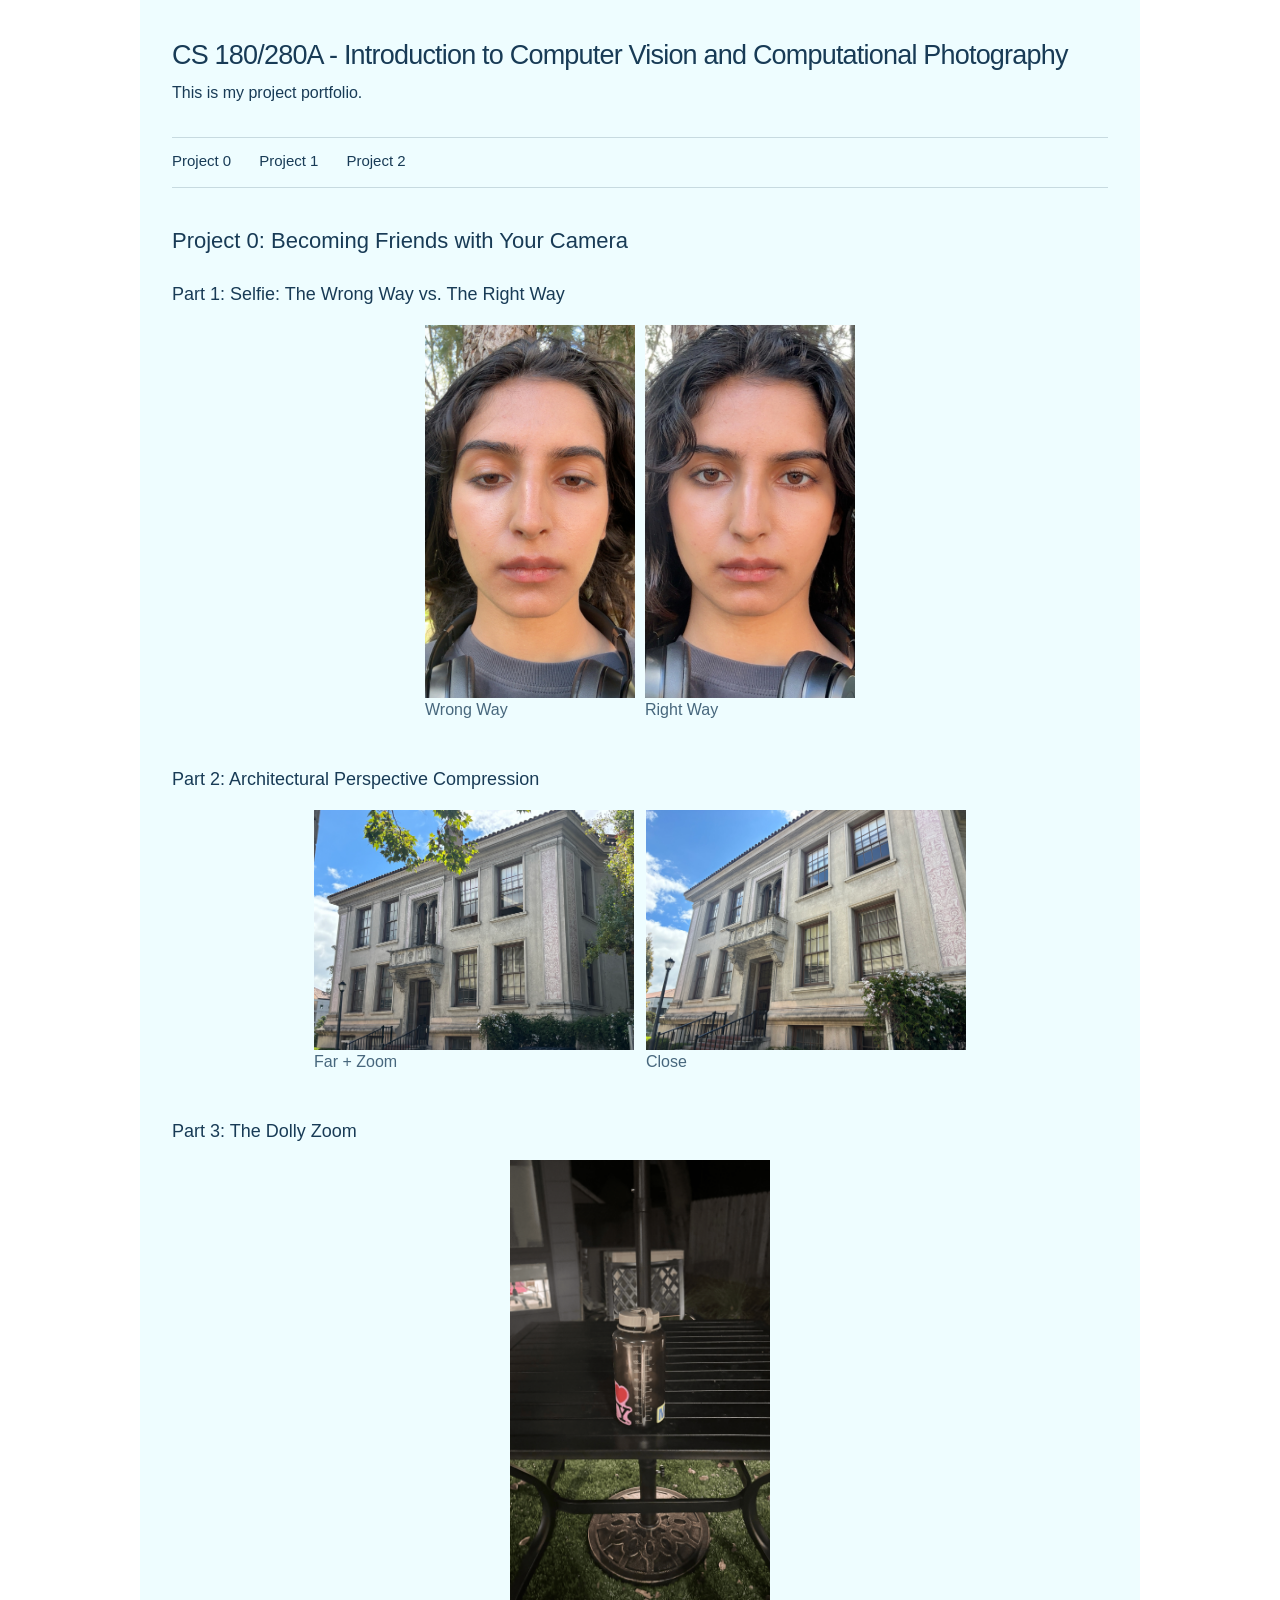
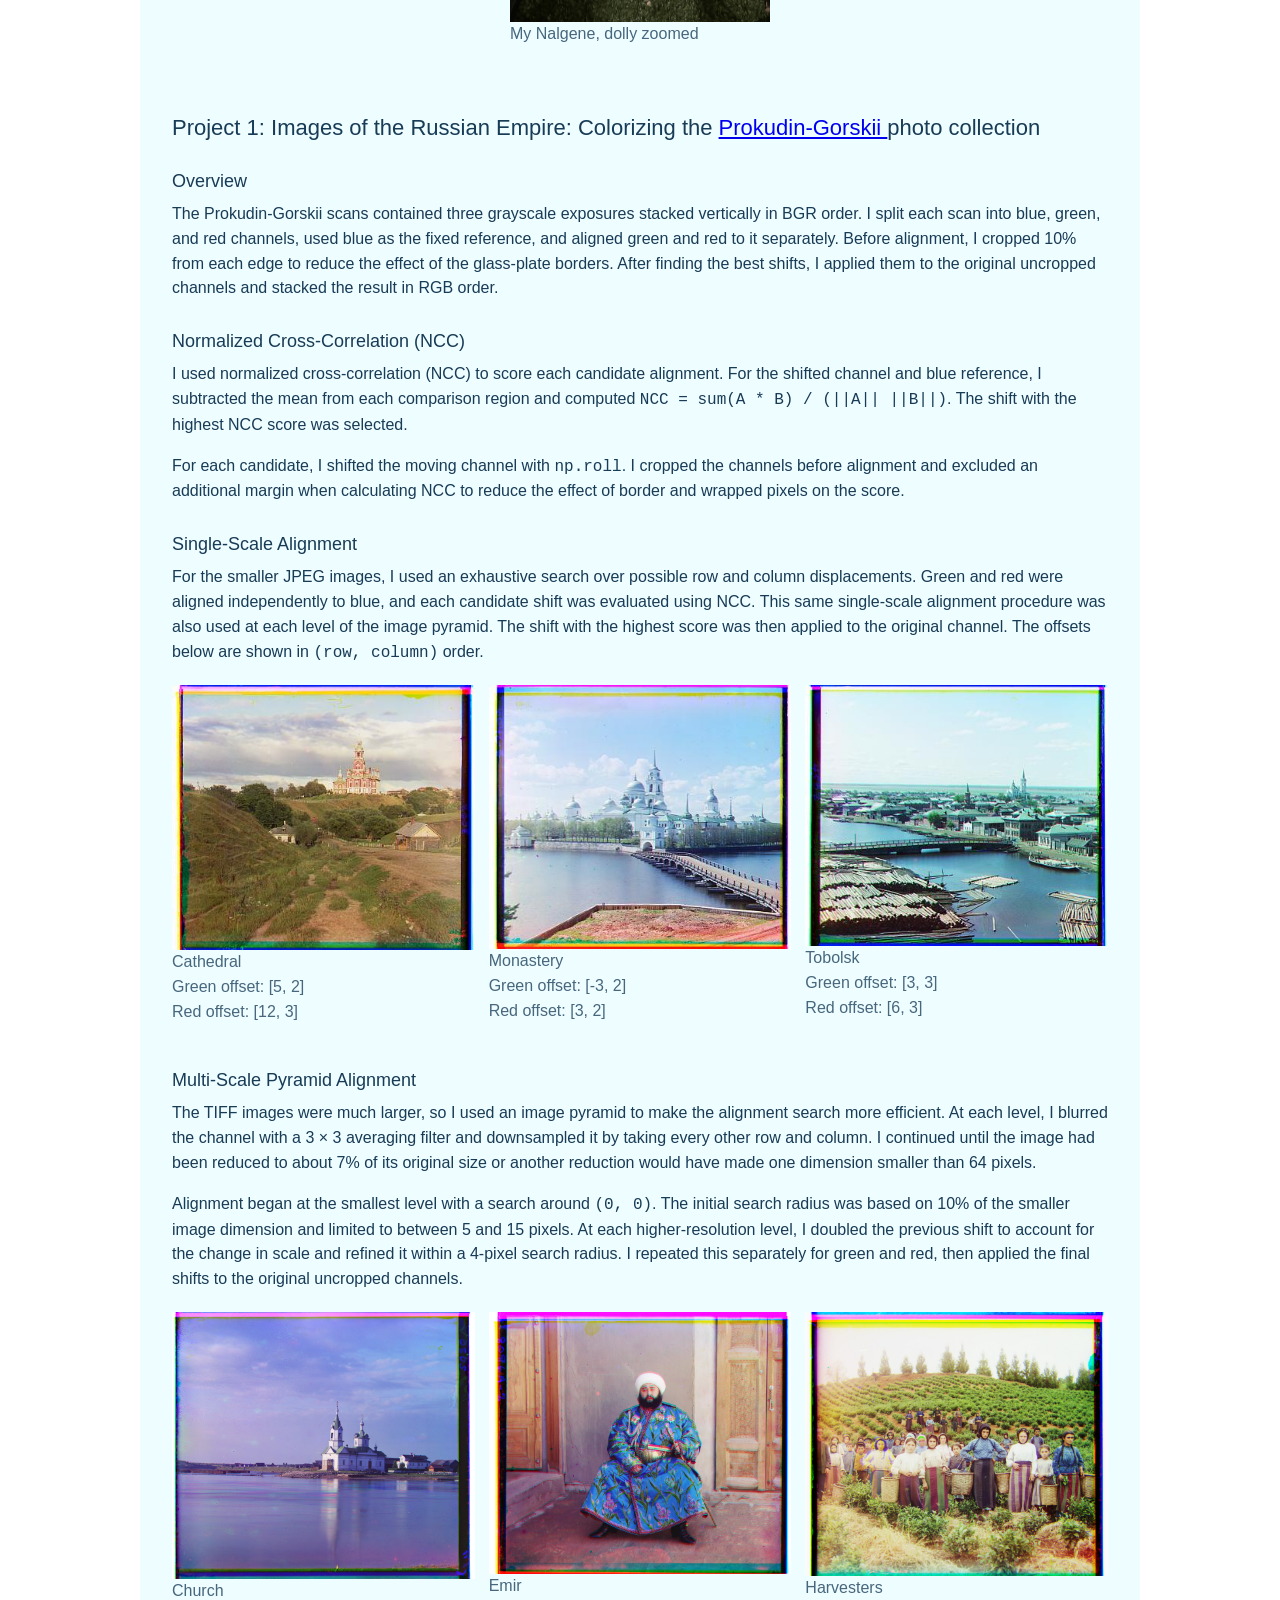
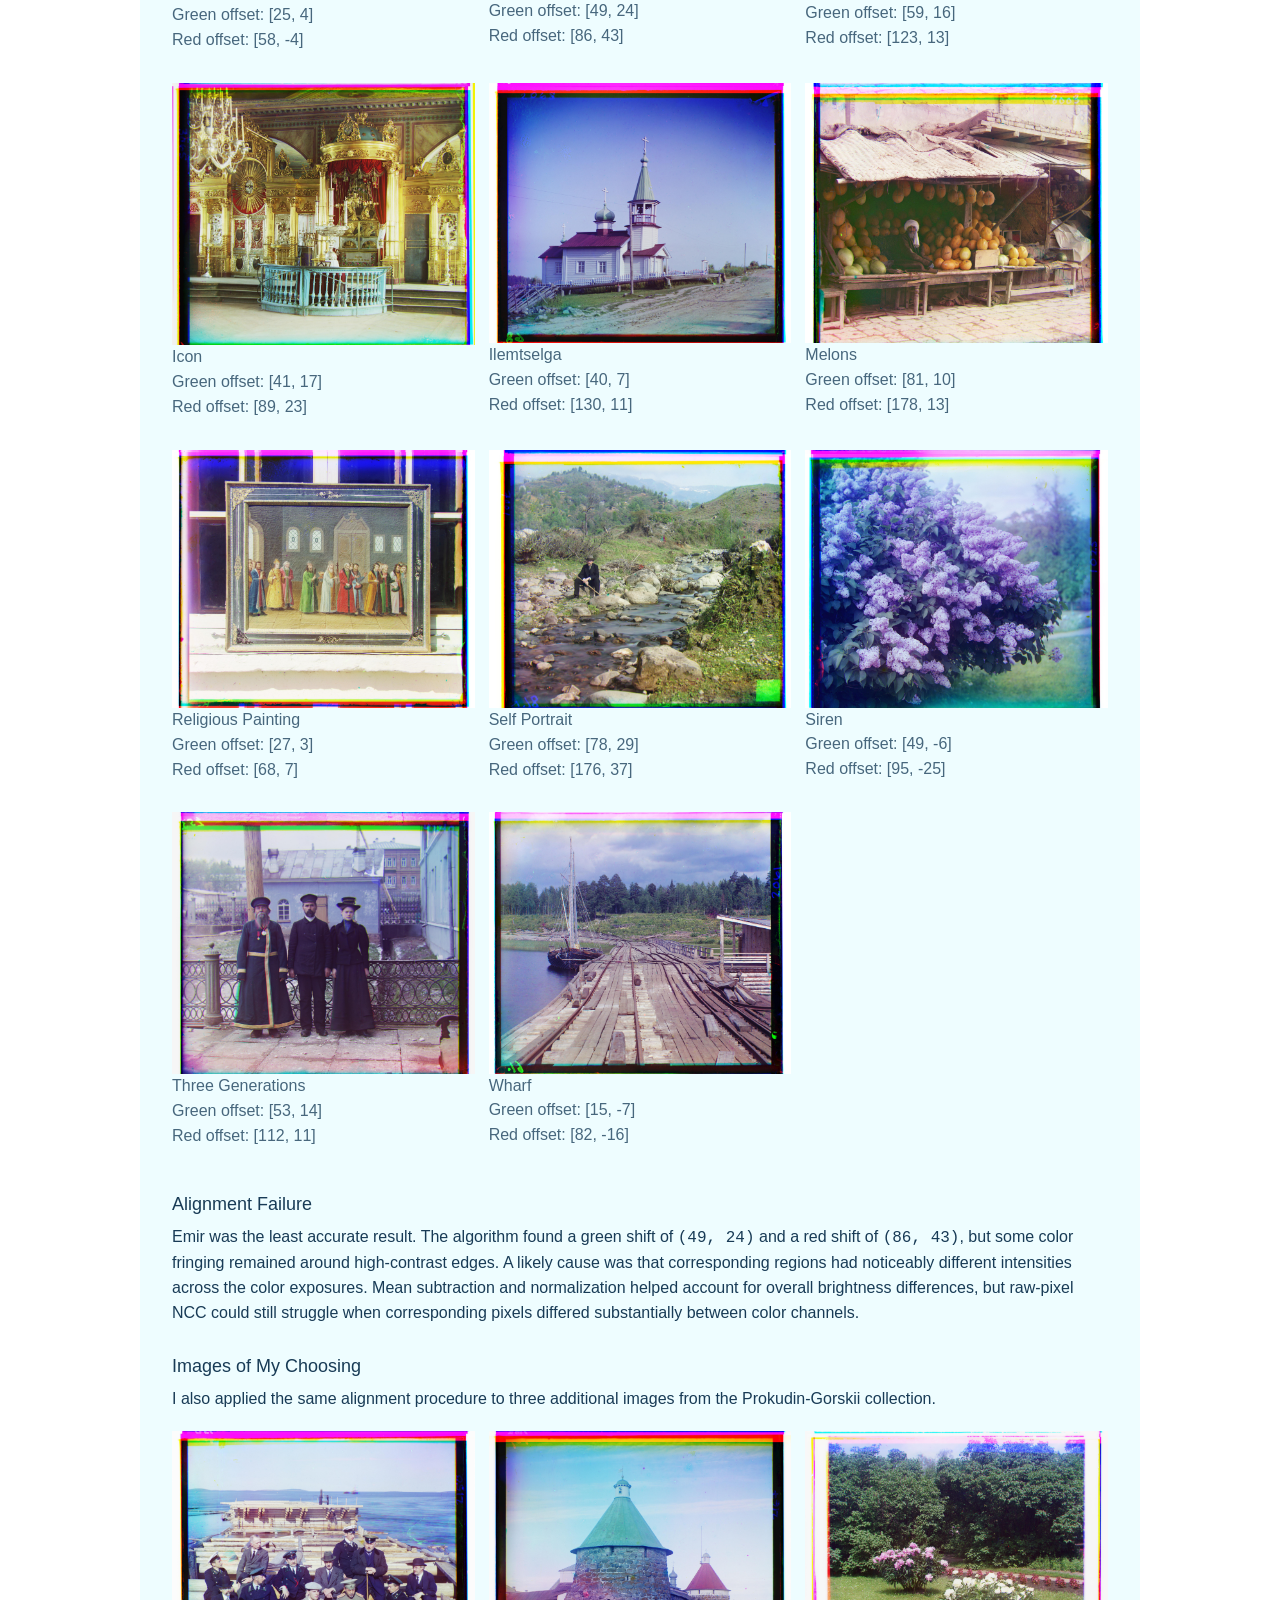
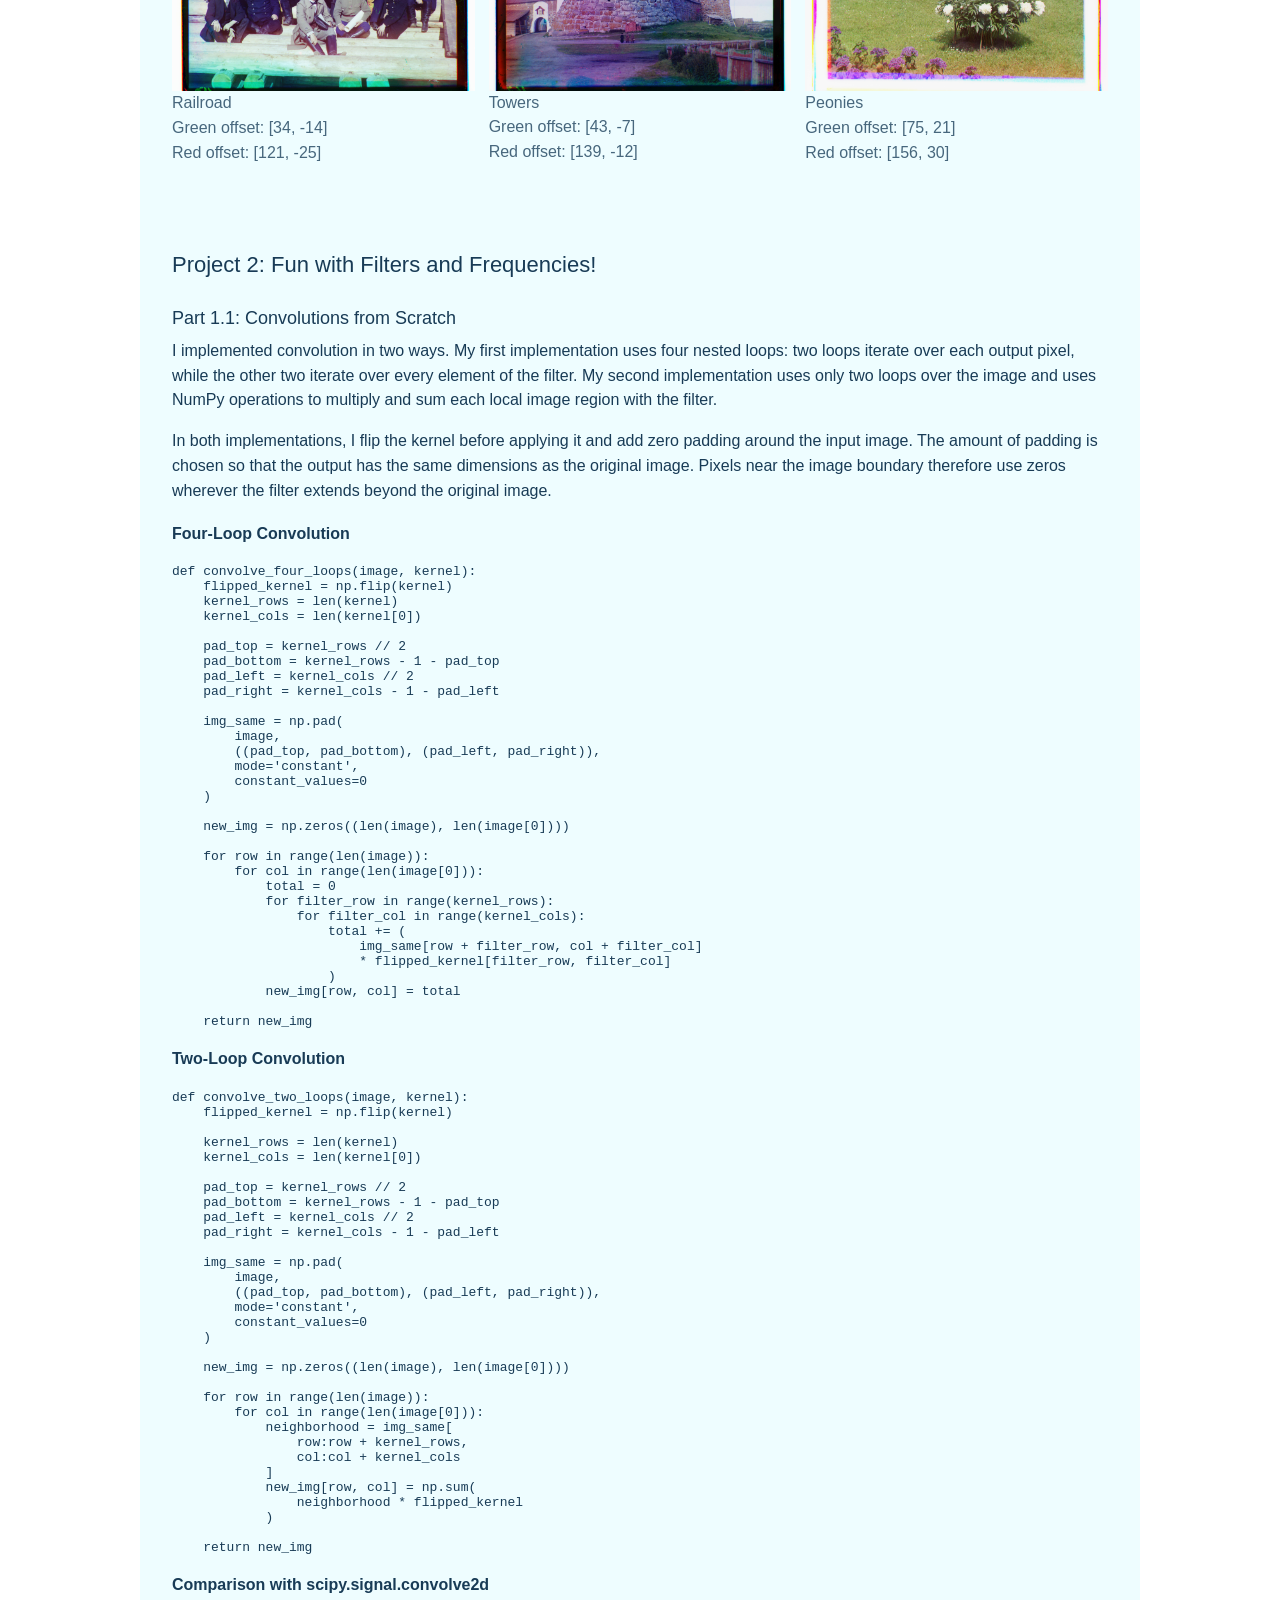
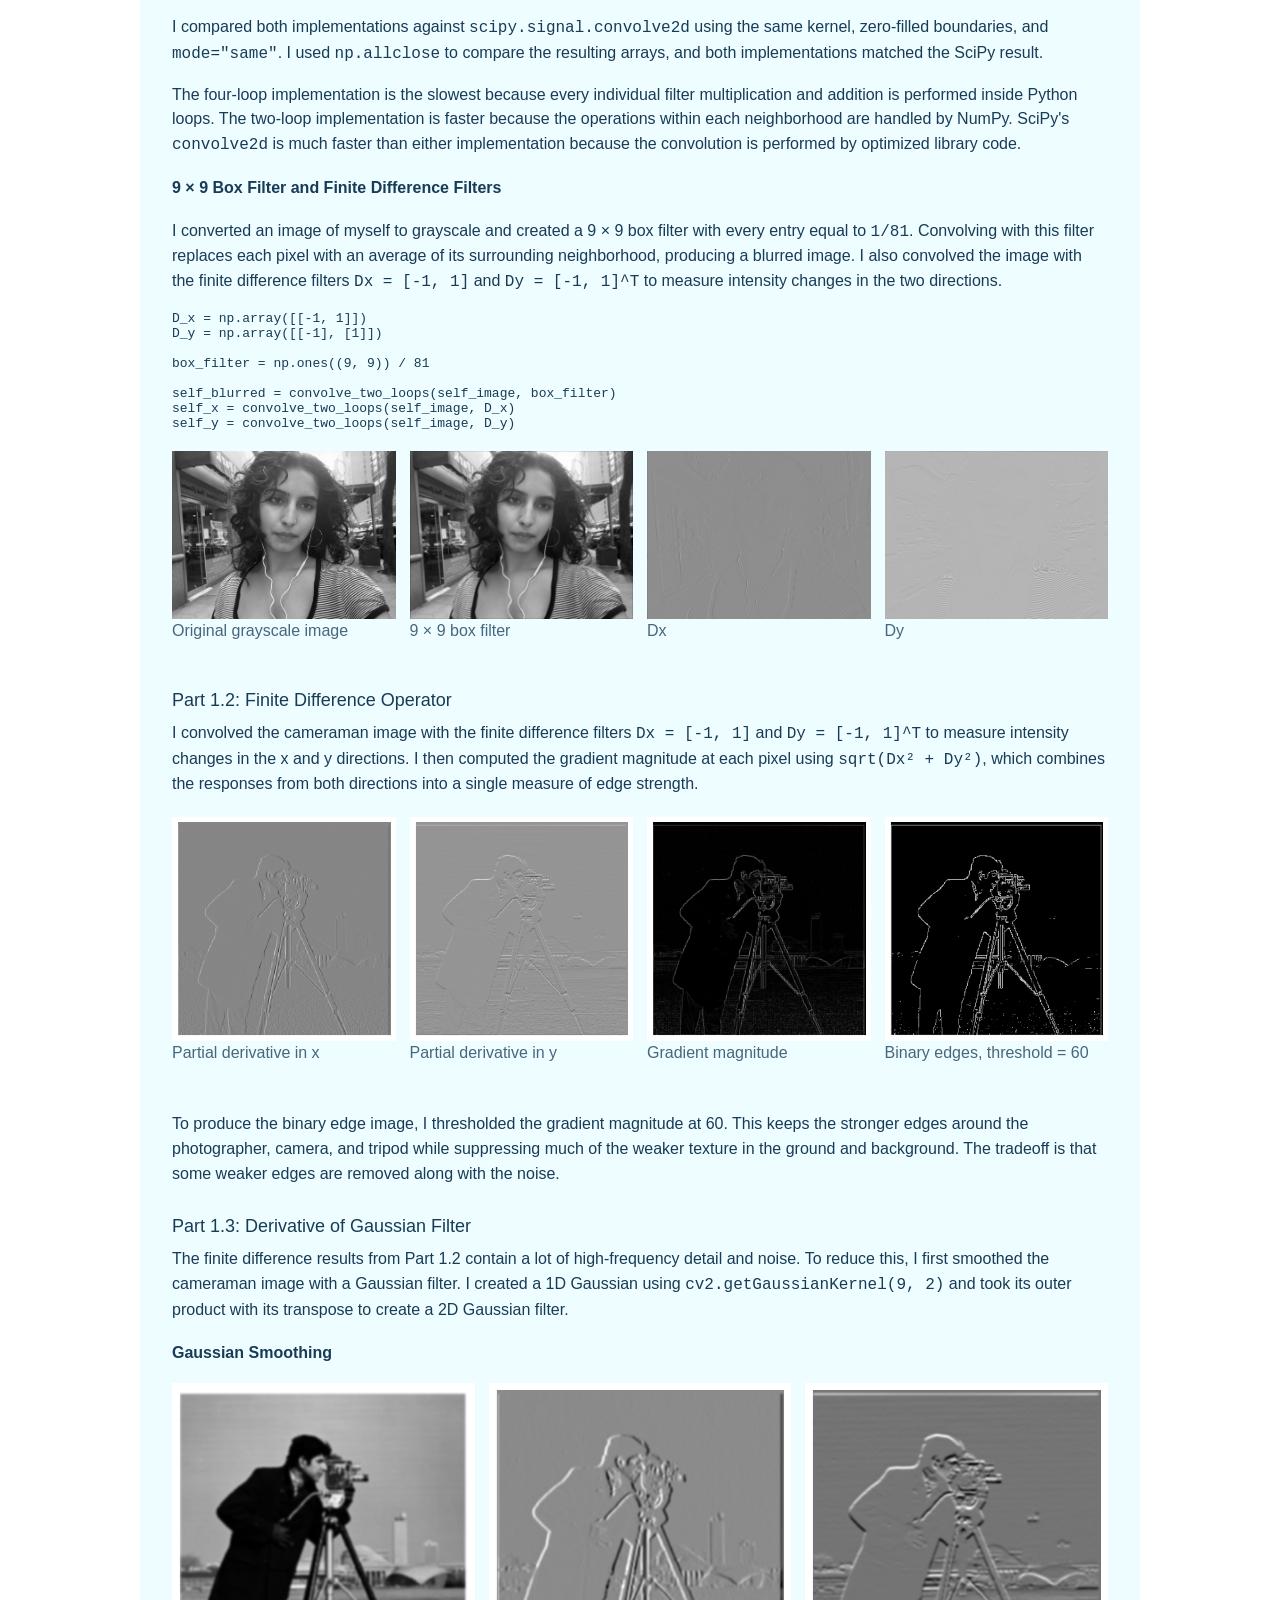
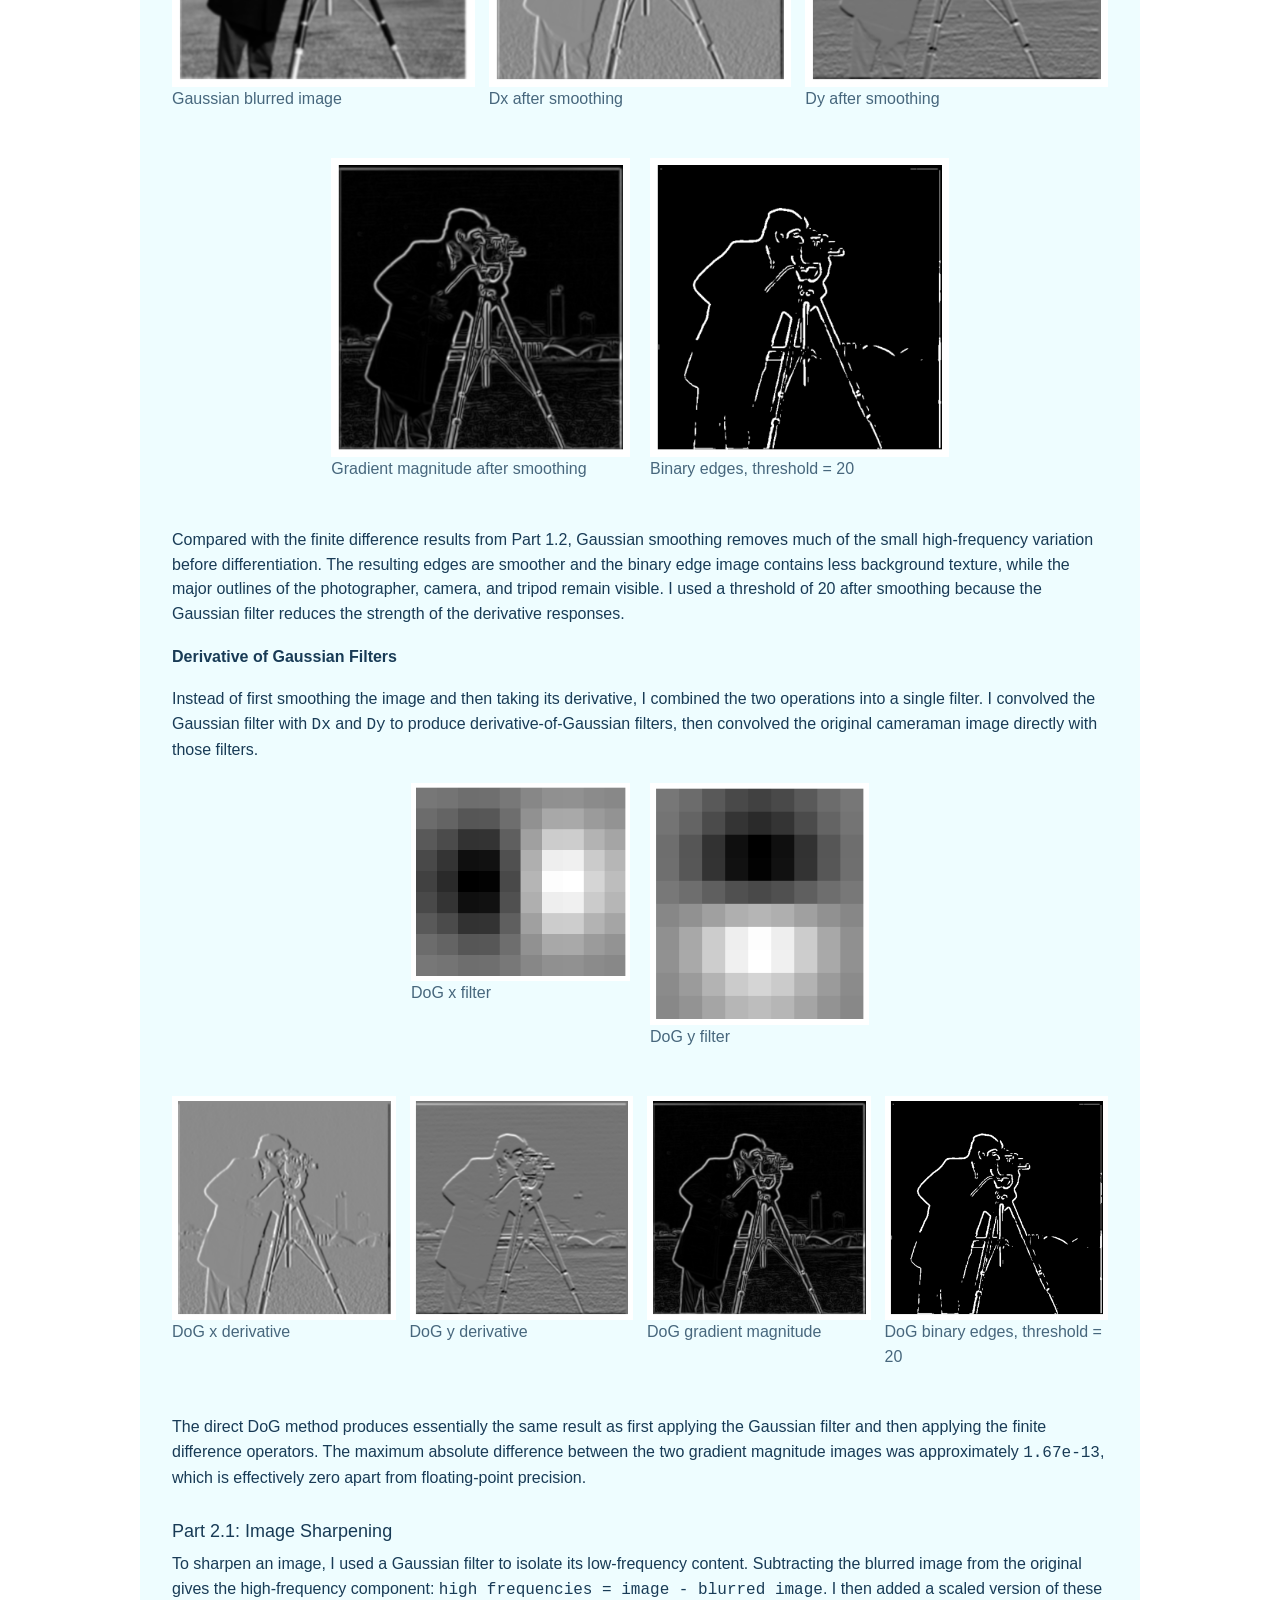
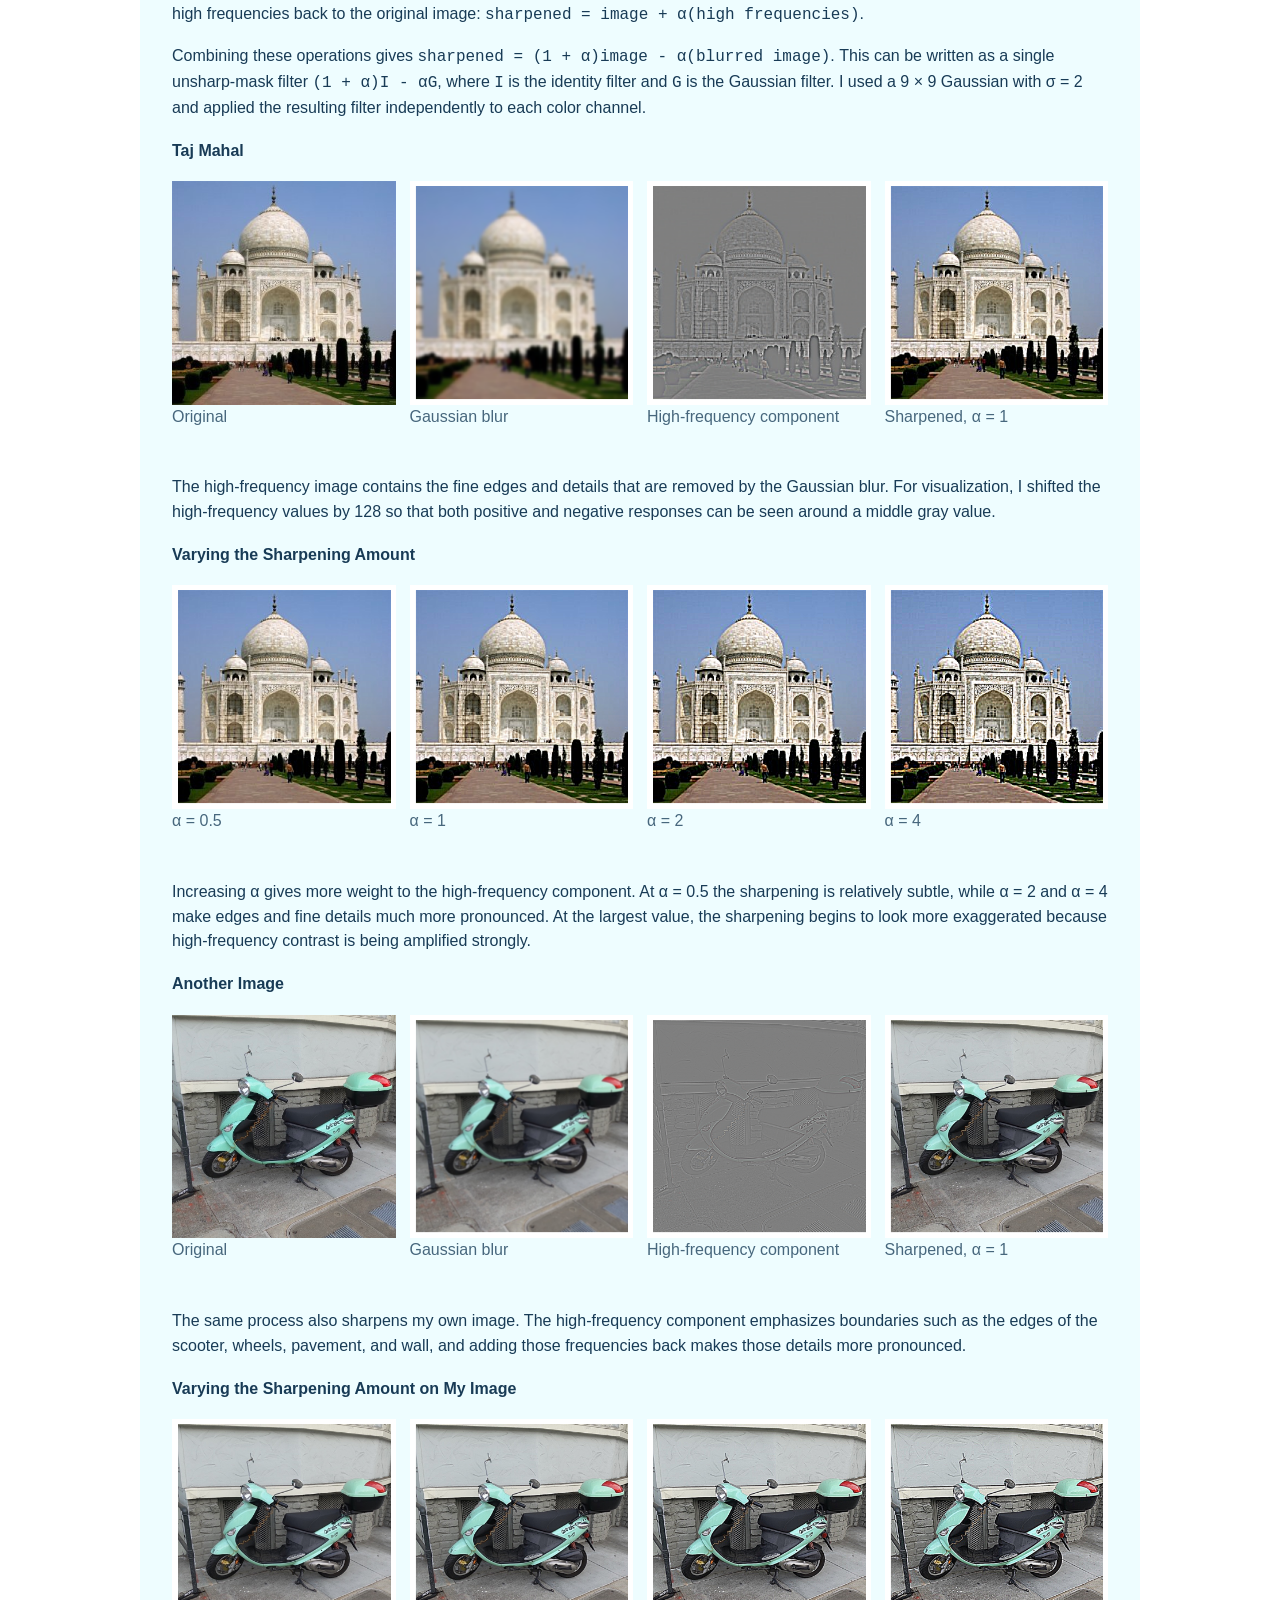
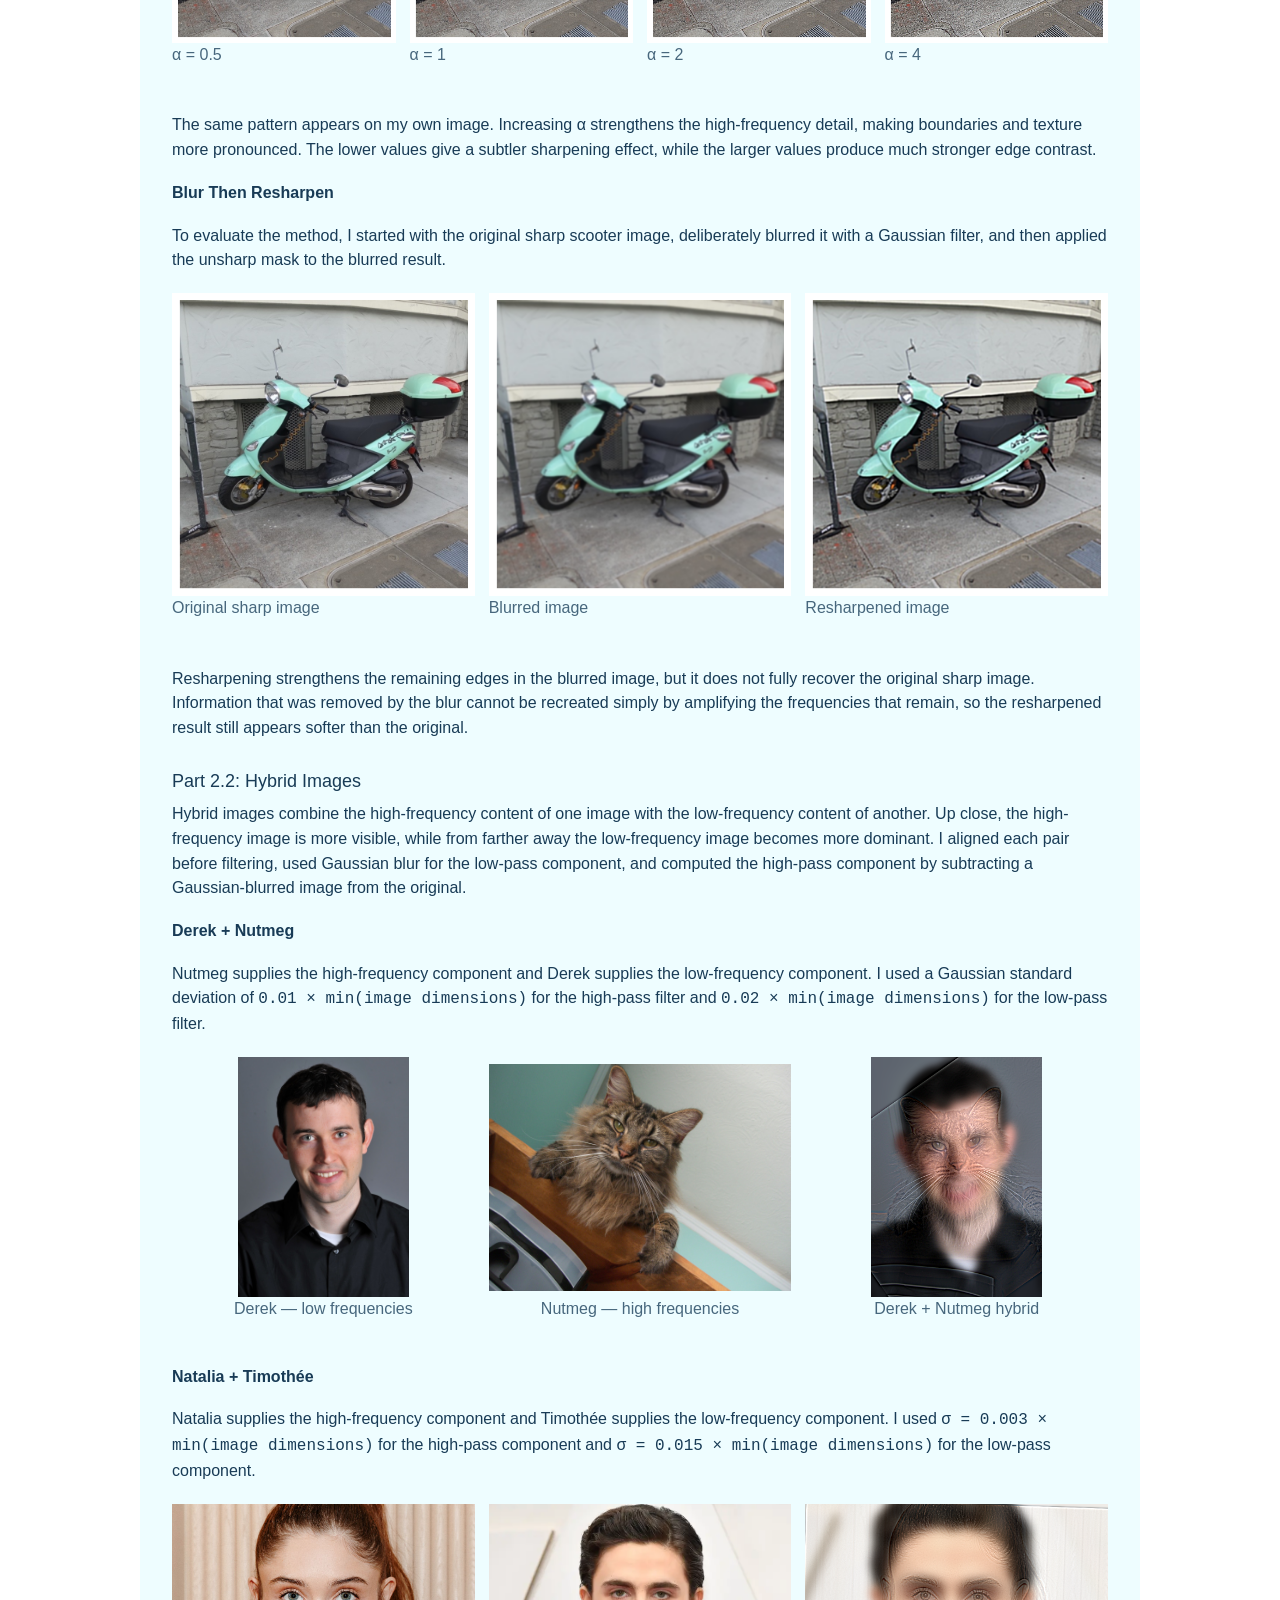
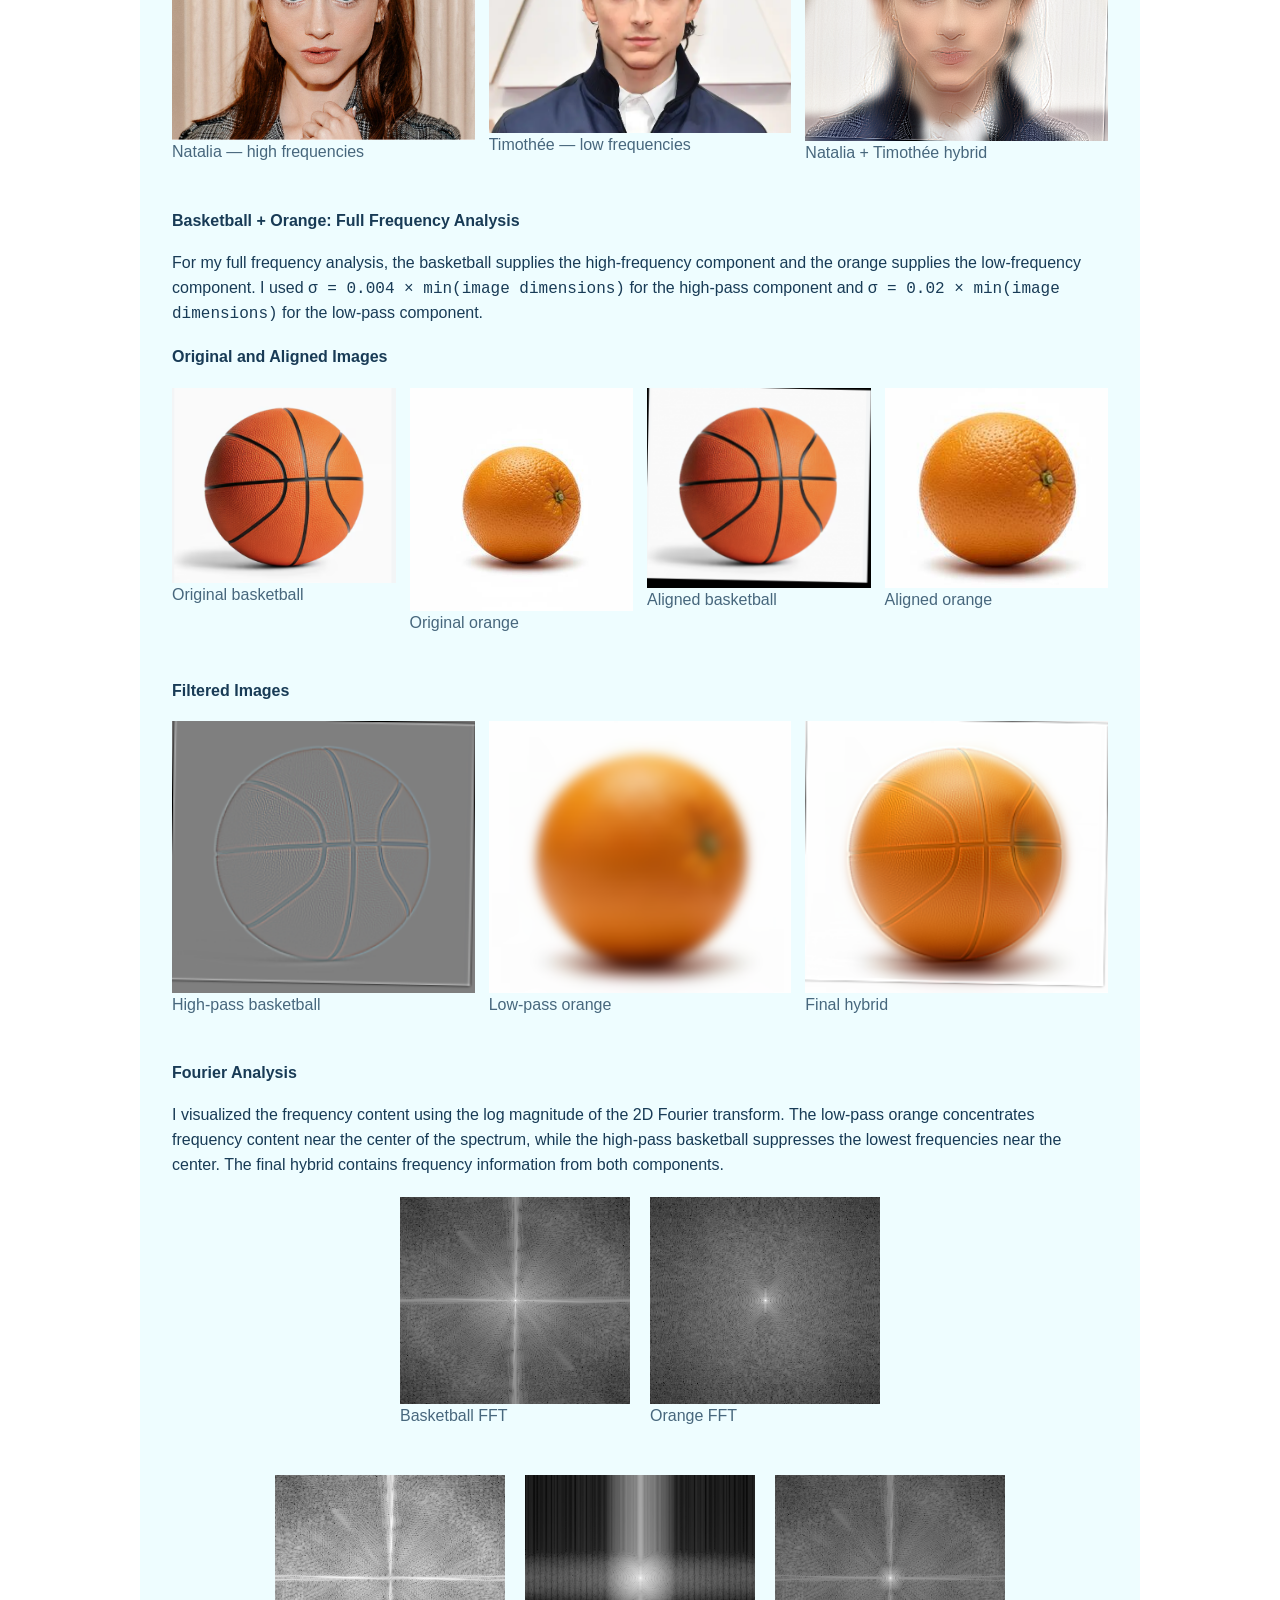
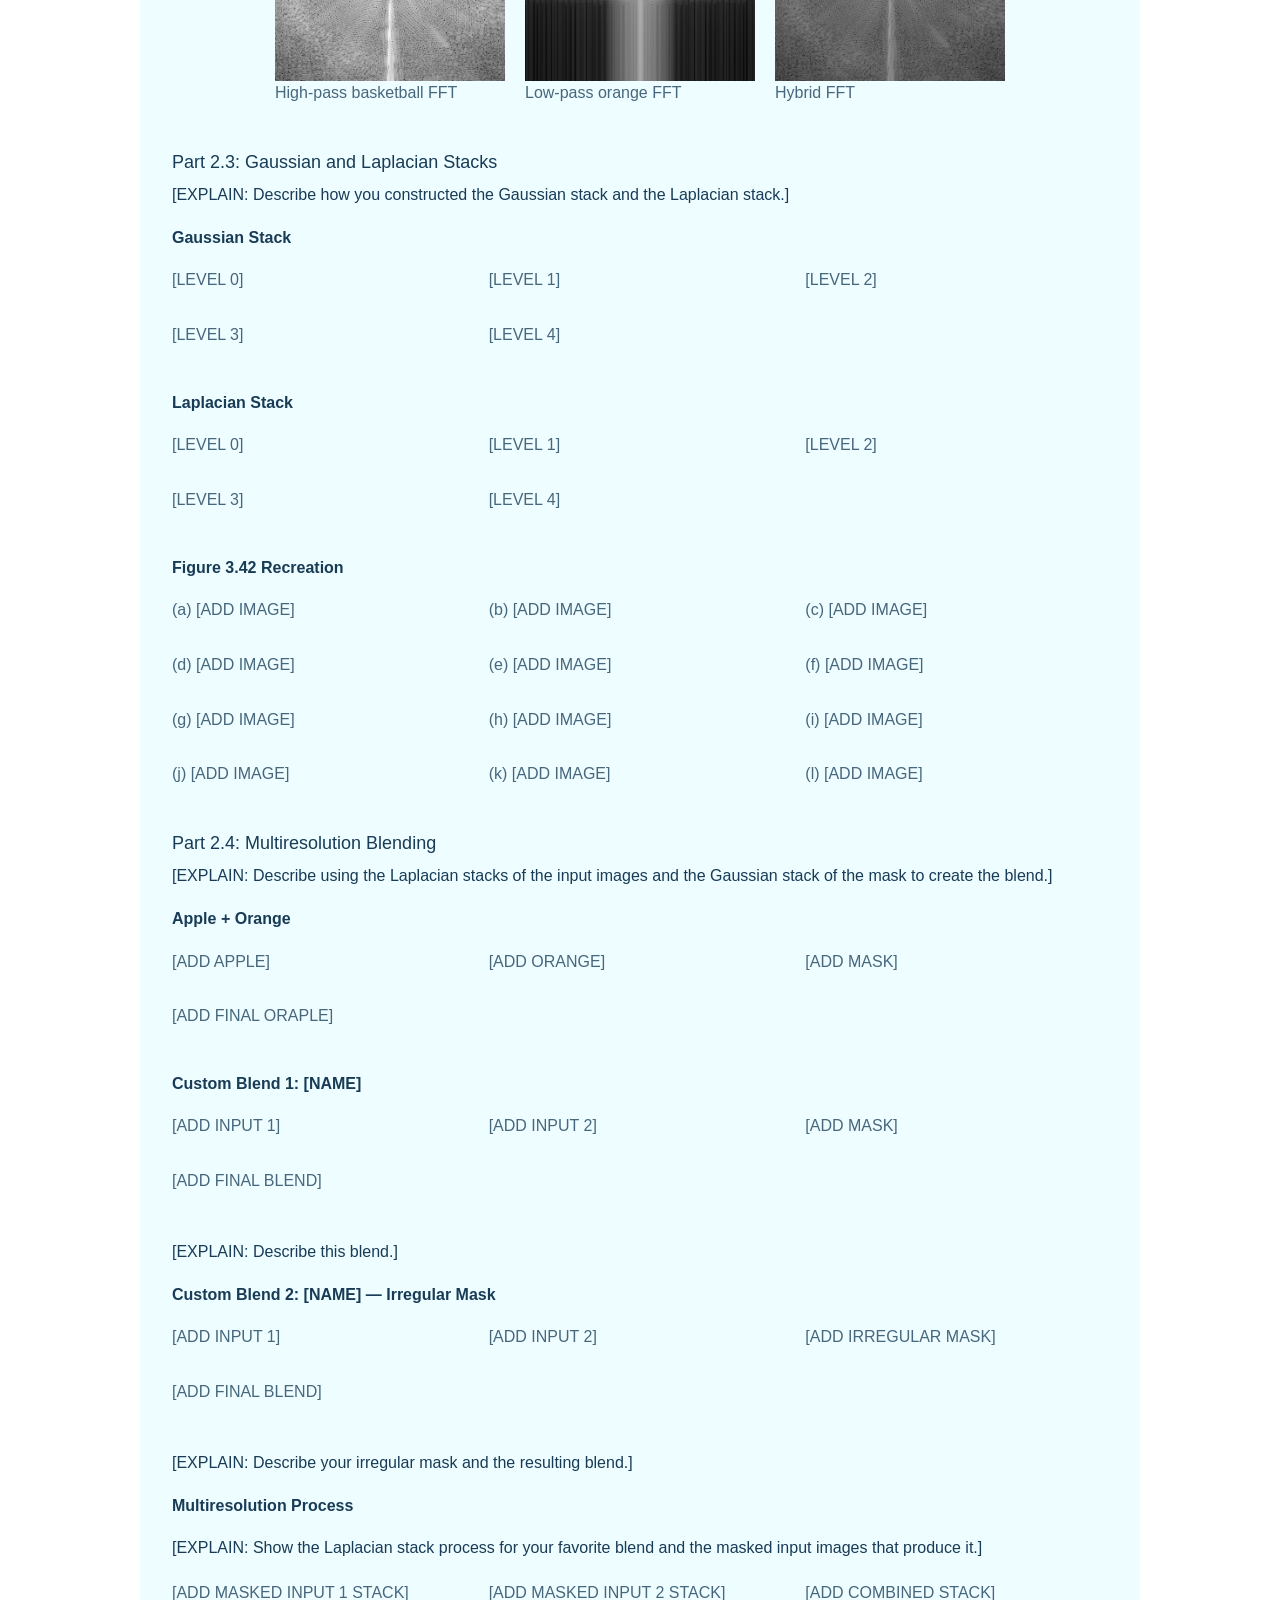
<file: index_before_2_3.html>
<!DOCTYPE html>
<html lang="en">

<head>
  <meta charset="UTF-8">
  <meta name="viewport" content="width=device-width, initial-scale=1.0">
  <title>Riya Sehgal - CS 180/280A</title>
  <link rel="stylesheet" href="./style.css">
</head>

<body>
  <main class="page">

    <section class="intro-header">
      <h1>CS 180/280A - Introduction to Computer Vision and Computational Photography</h1>
      <p>This is my project portfolio.</p>
    </section>

    <nav class="project-nav">
      <a href="#project0" class="project-tab active">Project 0</a>
      <a href="#project1" class="project-tab">Project 1</a>
      <a href="#project2" class="project-tab">Project 2</a>
    </nav>

    <section class="project" id="project0">
      <h2>Project 0: Becoming Friends with Your Camera</h2>

      <div class="project-content">

        <h3>Part 1: Selfie: The Wrong Way vs. The Right Way</h3>

        <div class="image-grid part1-images">
          <div class="figure">
            <img src="./media/wrong-way.jpg" alt="Wrong way selfie">
            <p class="caption">Wrong Way</p>
          </div>

          <div class="figure">
            <img src="./media/right-way.jpg" alt="Right way selfie">
            <p class="caption">Right Way</p>
          </div>
        </div>

        <h3>Part 2: Architectural Perspective Compression</h3>

        <div class="image-grid part2-images">
          <div class="figure">
            <img src="./media/far-zoom.jpg" alt="Far away zoomed in">
            <p class="caption">Far + Zoom</p>
          </div>

          <div class="figure">
            <img src="./media/close.jpg" alt="Close view">
            <p class="caption">Close</p>
          </div>
        </div>

        <h3>Part 3: The Dolly Zoom</h3>

        <div class="dolly-zoom">
          <img src="./media/dolly-zoom.gif" alt="Dolly zoom effect">
          <p class="caption">My Nalgene, dolly zoomed</p>
        </div>

      </div>
    </section>


    <section class="project" id="project1">

      <h2>
        Project 1: Images of the Russian Empire: Colorizing the
        <a href="https://www.loc.gov/collections/prokudin-gorskii/" target="_blank">
          Prokudin-Gorskii
        </a>
        photo collection
      </h2>

      <div class="project-content">

        <h3>Overview</h3>
        <p>
          The Prokudin-Gorskii scans contained three grayscale exposures stacked vertically in BGR order. I split each scan into blue, green, and red channels, used blue as the fixed reference, and aligned green and red to it separately. Before alignment, I cropped 10% from each edge to reduce the effect of the glass-plate borders. After finding the best shifts, I applied them to the original uncropped channels and stacked the result in RGB order.
        </p>

        <h3>Normalized Cross-Correlation (NCC)</h3>
        <p>
          I used normalized cross-correlation (NCC) to score each candidate alignment. For the shifted channel and blue reference, I subtracted the mean from each comparison region and computed <code>NCC = sum(A * B) / (||A|| ||B||)</code>. The shift with the highest NCC score was selected.
        </p>
        <p>
          For each candidate, I shifted the moving channel with <code>np.roll</code>. I cropped the channels before alignment and excluded an additional margin when calculating NCC to reduce the effect of border and wrapped pixels on the score.
        </p>

        <h3>Single-Scale Alignment</h3>
        <p>
          For the smaller JPEG images, I used an exhaustive search over possible row and column displacements. Green and red were aligned independently to blue, and each candidate shift was evaluated using NCC. This same single-scale alignment procedure was also used at each level of the image pyramid. The shift with the highest score was then applied to the original channel. The offsets below are shown in <code>(row, column)</code> order.
        </p>

        <div class="image-grid three">

          <div class="figure">
            <img src="./1/cathedral_color.jpg" alt="Cathedral">
            <p class="caption">
              Cathedral<br>
              Green offset: [x, y]<br>
              Red offset: [x, y]
            </p>
          </div>

          <div class="figure">
            <img src="./1/monastery_color.jpg" alt="Monastery">
            <p class="caption">
              Monastery<br>
              Green offset: [x, y]<br>
              Red offset: [x, y]
            </p>
          </div>

          <div class="figure">
            <img src="./1/tobolsk_color.jpg" alt="Tobolsk">
            <p class="caption">
              Tobolsk<br>
              Green offset: [x, y]<br>
              Red offset: [x, y]
            </p>
          </div>

        </div>


        <h3>Multi-Scale Pyramid Alignment</h3>
        <p>
          The TIFF images were much larger, so I used an image pyramid to make the alignment search more efficient. At each level, I blurred the channel with a 3 × 3 averaging filter and downsampled it by taking every other row and column. I continued until the image had been reduced to about 7% of its original size or another reduction would have made one dimension smaller than 64 pixels.
        </p>
        <p>
          Alignment began at the smallest level with a search around <code>(0, 0)</code>. The initial search radius was based on 10% of the smaller image dimension and limited to between 5 and 15 pixels. At each higher-resolution level, I doubled the previous shift to account for the change in scale and refined it within a 4-pixel search radius. I repeated this separately for green and red, then applied the final shifts to the original uncropped channels.
        </p>

        <div class="image-grid three">

          <div class="figure">
            <img src="./1/church_color.jpg" alt="Church">
            <p class="caption">
              Church<br>
              Green offset: [x, y]<br>
              Red offset: [x, y]
            </p>
          </div>

          <div class="figure">
            <img src="./1/emir_color.jpg" alt="Emir">
            <p class="caption">
              Emir<br>
              Green offset: [x, y]<br>
              Red offset: [x, y]
            </p>
          </div>

          <div class="figure">
            <img src="./1/harvesters_color.jpg" alt="Harvesters">
            <p class="caption">
              Harvesters<br>
              Green offset: [x, y]<br>
              Red offset: [x, y]
            </p>
          </div>

          <div class="figure">
            <img src="./1/icon_color.jpg" alt="Icon">
            <p class="caption">
              Icon<br>
              Green offset: [x, y]<br>
              Red offset: [x, y]
            </p>
          </div>

          <div class="figure">
            <img src="./1/ilemselga_color.jpg" alt="Ilemtselga">
            <p class="caption">
              Ilemtselga<br>
              Green offset: [x, y]<br>
              Red offset: [x, y]
            </p>
          </div>

          <div class="figure">
            <img src="./1/melons_color.jpg" alt="Melons">
            <p class="caption">
              Melons<br>
              Green offset: [x, y]<br>
              Red offset: [x, y]
            </p>
          </div>

          <div class="figure">
            <img src="./1/religous_painting_color.jpg" alt="Religious Painting">
            <p class="caption">
              Religious Painting<br>
              Green offset: [x, y]<br>
              Red offset: [x, y]
            </p>
          </div>

          <div class="figure">
            <img src="./1/self_portrait_color.jpg" alt="Self Portrait">
            <p class="caption">
              Self Portrait<br>
              Green offset: [x, y]<br>
              Red offset: [x, y]
            </p>
          </div>

          <div class="figure">
            <img src="./1/siren_color.jpg" alt="Siren">
            <p class="caption">
              Siren<br>
              Green offset: [x, y]<br>
              Red offset: [x, y]
            </p>
          </div>

          <div class="figure">
            <img src="./1/three_generations_color.jpg" alt="Three Generations">
            <p class="caption">
              Three Generations<br>
              Green offset: [x, y]<br>
              Red offset: [x, y]
            </p>
          </div>

          <div class="figure">
            <img src="./1/wharf_color.jpg" alt="Wharf">
            <p class="caption">
              Wharf<br>
              Green offset: [x, y]<br>
              Red offset: [x, y]
            </p>
          </div>

        </div>


        <h3>Alignment Failure</h3>
        <p>
          Emir was the least accurate result. The algorithm found a green shift of <code>(49, 24)</code> and a red shift of <code>(86, 43)</code>, but some color fringing remained around high-contrast edges. A likely cause was that corresponding regions had noticeably different intensities across the color exposures. Mean subtraction and normalization helped account for overall brightness differences, but raw-pixel NCC could still struggle when corresponding pixels differed substantially between color channels.
        </p>

        <h3>Images of My Choosing</h3>
        <p>
          I also applied the same alignment procedure to three additional images from the Prokudin-Gorskii collection.
        </p>

        <div class="image-grid three">

          <div class="figure">
            <img src="./1/railroad_color.jpg" alt="Railroad">
            <p class="caption">
              Railroad<br>
              Green offset: [x, y]<br>
              Red offset: [x, y]
            </p>
          </div>

          <div class="figure">
            <img src="./1/towers_color.jpg" alt="Towers">
            <p class="caption">
              Towers<br>
              Green offset: [x, y]<br>
              Red offset: [x, y]
            </p>
          </div>

          <div class="figure">
            <img src="./1/peonies_color.jpg" alt="Peonies">
            <p class="caption">
              Peonies<br>
              Green offset: [x, y]<br>
              Red offset: [x, y]
            </p>
          </div>

        </div>

      </div>
    </section>


    <section class="project" id="project2">

      <h2>Project 2: Fun with Filters and Frequencies!</h2>

      <div class="project-content">


        <h3>Part 1.1: Convolutions from Scratch</h3>

        <p>
          I implemented convolution in two ways. My first implementation uses
          four nested loops: two loops iterate over each output pixel, while
          the other two iterate over every element of the filter. My second
          implementation uses only two loops over the image and uses NumPy
          operations to multiply and sum each local image region with the
          filter.
        </p>

        <p>
          In both implementations, I flip the kernel before applying it and
          add zero padding around the input image. The amount of padding is
          chosen so that the output has the same dimensions as the original
          image. Pixels near the image boundary therefore use zeros wherever
          the filter extends beyond the original image.
        </p>


        <h4>Four-Loop Convolution</h4>

        <pre><code>def convolve_four_loops(image, kernel):
    flipped_kernel = np.flip(kernel)
    kernel_rows = len(kernel)
    kernel_cols = len(kernel[0])

    pad_top = kernel_rows // 2
    pad_bottom = kernel_rows - 1 - pad_top
    pad_left = kernel_cols // 2
    pad_right = kernel_cols - 1 - pad_left

    img_same = np.pad(
        image,
        ((pad_top, pad_bottom), (pad_left, pad_right)),
        mode='constant',
        constant_values=0
    )

    new_img = np.zeros((len(image), len(image[0])))

    for row in range(len(image)):
        for col in range(len(image[0])):
            total = 0
            for filter_row in range(kernel_rows):
                for filter_col in range(kernel_cols):
                    total += (
                        img_same[row + filter_row, col + filter_col]
                        * flipped_kernel[filter_row, filter_col]
                    )
            new_img[row, col] = total

    return new_img</code></pre>


        <h4>Two-Loop Convolution</h4>

        <pre><code>def convolve_two_loops(image, kernel):
    flipped_kernel = np.flip(kernel)

    kernel_rows = len(kernel)
    kernel_cols = len(kernel[0])

    pad_top = kernel_rows // 2
    pad_bottom = kernel_rows - 1 - pad_top
    pad_left = kernel_cols // 2
    pad_right = kernel_cols - 1 - pad_left

    img_same = np.pad(
        image,
        ((pad_top, pad_bottom), (pad_left, pad_right)),
        mode='constant',
        constant_values=0
    )

    new_img = np.zeros((len(image), len(image[0])))

    for row in range(len(image)):
        for col in range(len(image[0])):
            neighborhood = img_same[
                row:row + kernel_rows,
                col:col + kernel_cols
            ]
            new_img[row, col] = np.sum(
                neighborhood * flipped_kernel
            )

    return new_img</code></pre>


        <h4>Comparison with scipy.signal.convolve2d</h4>

        <p>
          I compared both implementations against
          <code>scipy.signal.convolve2d</code> using the same kernel,
          zero-filled boundaries, and <code>mode="same"</code>. I used
          <code>np.allclose</code> to compare the resulting arrays, and both
          implementations matched the SciPy result.
        </p>

        <p>
          The four-loop implementation is the slowest because every individual
          filter multiplication and addition is performed inside Python loops.
          The two-loop implementation is faster because the operations within
          each neighborhood are handled by NumPy. SciPy's
          <code>convolve2d</code> is much faster than either implementation
          because the convolution is performed by optimized library code.
        </p>


        <h4>9 × 9 Box Filter and Finite Difference Filters</h4>

        <p>
          I converted an image of myself to grayscale and created a 9 × 9 box
          filter with every entry equal to <code>1/81</code>. Convolving with
          this filter replaces each pixel with an average of its surrounding
          neighborhood, producing a blurred image. I also convolved the image
          with the finite difference filters
          <code>Dx = [-1, 1]</code> and
          <code>Dy = [-1, 1]^T</code> to measure intensity changes in the two
          directions.
        </p>

        <pre><code>D_x = np.array([[-1, 1]])
D_y = np.array([[-1], [1]])

box_filter = np.ones((9, 9)) / 81

self_blurred = convolve_two_loops(self_image, box_filter)
self_x = convolve_two_loops(self_image, D_x)
self_y = convolve_two_loops(self_image, D_y)</code></pre>


        <div class="image-grid four">

          <div class="figure">
            <img src="./2/1.1/self_original.png" alt="Original grayscale self image">
            <p class="caption">Original grayscale image</p>
          </div>

          <div class="figure">
            <img src="./2/1.1/self_box_filter.png" alt="Self image after 9 by 9 box filter">
            <p class="caption">9 × 9 box filter</p>
          </div>

          <div class="figure">
            <img src="./2/1.1/self_x_derivative.png" alt="Self image x derivative">
            <p class="caption">Dx</p>
          </div>

          <div class="figure">
            <img src="./2/1.1/self_y_derivative.png" alt="Self image y derivative">
            <p class="caption">Dy</p>
          </div>

        </div>



        <h3>Part 1.2: Finite Difference Operator</h3>

        <p>
          I convolved the cameraman image with the finite difference filters
          <code>Dx = [-1, 1]</code> and <code>Dy = [-1, 1]^T</code>
          to measure intensity changes in the x and y directions. I then
          computed the gradient magnitude at each pixel using
          <code>sqrt(Dx² + Dy²)</code>, which combines the responses from
          both directions into a single measure of edge strength.
        </p>

        <div class="image-grid four">

          <div class="figure">
            <img src="./2/1.2/x_derivative.png" alt="Cameraman x derivative">
            <p class="caption">Partial derivative in x</p>
          </div>

          <div class="figure">
            <img src="./2/1.2/y_derivative.png" alt="Cameraman y derivative">
            <p class="caption">Partial derivative in y</p>
          </div>

          <div class="figure">
            <img src="./2/1.2/gradient_magnitude.png" alt="Cameraman gradient magnitude">
            <p class="caption">Gradient magnitude</p>
          </div>

          <div class="figure">
            <img src="./2/1.2/binary_edges.png" alt="Thresholded cameraman edges">
            <p class="caption">Binary edges, threshold = 60</p>
          </div>

        </div>

        <p>
          To produce the binary edge image, I thresholded the gradient
          magnitude at 60. This keeps the stronger edges around the
          photographer, camera, and tripod while suppressing much of the
          weaker texture in the ground and background. The tradeoff is that
          some weaker edges are removed along with the noise.
        </p>



        <h3>Part 1.3: Derivative of Gaussian Filter</h3>

        <p>
          The finite difference results from Part 1.2 contain a lot of
          high-frequency detail and noise. To reduce this, I first smoothed
          the cameraman image with a Gaussian filter. I created a 1D Gaussian
          using <code>cv2.getGaussianKernel(9, 2)</code> and took its outer
          product with its transpose to create a 2D Gaussian filter.
        </p>


        <h4>Gaussian Smoothing</h4>

        <div class="image-grid three">

          <div class="figure">
            <img src="./2/1.3/gaussian_blur.png" alt="Gaussian blurred cameraman">
            <p class="caption">Gaussian blurred image</p>
          </div>

          <div class="figure">
            <img src="./2/1.3/blurred_x_derivative.png" alt="X derivative after Gaussian smoothing">
            <p class="caption">Dx after smoothing</p>
          </div>

          <div class="figure">
            <img src="./2/1.3/blurred_y_derivative.png" alt="Y derivative after Gaussian smoothing">
            <p class="caption">Dy after smoothing</p>
          </div>

        </div>


        <div class="image-grid two-match-three">

          <div class="figure">
            <img src="./2/1.3/blurred_gradient_magnitude.png" alt="Gradient magnitude after smoothing">
            <p class="caption">Gradient magnitude after smoothing</p>
          </div>

          <div class="figure">
            <img src="./2/1.3/blurred_binary_edges.png" alt="Binary edges after smoothing">
            <p class="caption">Binary edges, threshold = 20</p>
          </div>

        </div>

        <p>
          Compared with the finite difference results from Part 1.2, Gaussian
          smoothing removes much of the small high-frequency variation before
          differentiation. The resulting edges are smoother and the binary
          edge image contains less background texture, while the major
          outlines of the photographer, camera, and tripod remain visible.
          I used a threshold of 20 after smoothing because the Gaussian filter
          reduces the strength of the derivative responses.
        </p>


        <h4>Derivative of Gaussian Filters</h4>

        <p>
          Instead of first smoothing the image and then taking its derivative,
          I combined the two operations into a single filter. I convolved the
          Gaussian filter with <code>Dx</code> and <code>Dy</code> to produce
          derivative-of-Gaussian filters, then convolved the original cameraman
          image directly with those filters.
        </p>


        <div class="image-grid two-match-four">

          <div class="figure">
            <img src="./2/1.3/DoG_x_filter.png" alt="Derivative of Gaussian x filter">
            <p class="caption">DoG x filter</p>
          </div>

          <div class="figure">
            <img src="./2/1.3/DoG_y_filter.png" alt="Derivative of Gaussian y filter">
            <p class="caption">DoG y filter</p>
          </div>

        </div>


        <div class="image-grid four">

          <div class="figure">
            <img src="./2/1.3/DoG_x_derivative.png" alt="DoG x derivative">
            <p class="caption">DoG x derivative</p>
          </div>

          <div class="figure">
            <img src="./2/1.3/DoG_y_derivative.png" alt="DoG y derivative">
            <p class="caption">DoG y derivative</p>
          </div>

          <div class="figure">
            <img src="./2/1.3/DoG_gradient_magnitude.png" alt="DoG gradient magnitude">
            <p class="caption">DoG gradient magnitude</p>
          </div>

          <div class="figure">
            <img src="./2/1.3/DoG_binary_edges.png" alt="DoG binary edges">
            <p class="caption">DoG binary edges, threshold = 20</p>
          </div>

        </div>

        <p>
          The direct DoG method produces essentially the same result as first
          applying the Gaussian filter and then applying the finite difference
          operators. The maximum absolute difference between the two gradient
          magnitude images was approximately <code>1.67e-13</code>, which is
          effectively zero apart from floating-point precision.
        </p>



        <h3>Part 2.1: Image Sharpening</h3>

        <p>
          To sharpen an image, I used a Gaussian filter to isolate its
          low-frequency content. Subtracting the blurred image from the
          original gives the high-frequency component:
          <code>high frequencies = image - blurred image</code>.
          I then added a scaled version of these high frequencies back to
          the original image:
          <code>sharpened = image + α(high frequencies)</code>.
        </p>

        <p>
          Combining these operations gives
          <code>sharpened = (1 + α)image - α(blurred image)</code>.
          This can be written as a single unsharp-mask filter
          <code>(1 + α)I - αG</code>, where <code>I</code> is the
          identity filter and <code>G</code> is the Gaussian filter.
          I used a 9 × 9 Gaussian with σ = 2 and applied the resulting
          filter independently to each color channel.
        </p>


        <h4>Taj Mahal</h4>

        <div class="image-grid four">

          <div class="figure">
            <img src="./2/2.1/taj.jpg" alt="Original Taj Mahal">
            <p class="caption">Original</p>
          </div>

          <div class="figure">
            <img src="./2/2.1/taj_blurred.png" alt="Blurred Taj Mahal">
            <p class="caption">Gaussian blur</p>
          </div>

          <div class="figure">
            <img src="./2/2.1/taj_high_frequency.png" alt="Taj Mahal high frequencies">
            <p class="caption">High-frequency component</p>
          </div>

          <div class="figure">
            <img src="./2/2.1/taj_sharpened.png" alt="Sharpened Taj Mahal">
            <p class="caption">Sharpened, α = 1</p>
          </div>

        </div>

        <p>
          The high-frequency image contains the fine edges and details that
          are removed by the Gaussian blur. For visualization, I shifted the
          high-frequency values by 128 so that both positive and negative
          responses can be seen around a middle gray value.
        </p>


        <h4>Varying the Sharpening Amount</h4>

        <div class="image-grid four">

          <div class="figure">
            <img src="./2/2.1/taj_sharpened_alpha0.5.png" alt="Taj sharpened with alpha 0.5">
            <p class="caption">α = 0.5</p>
          </div>

          <div class="figure">
            <img src="./2/2.1/taj_sharpened.png" alt="Taj sharpened with alpha 1">
            <p class="caption">α = 1</p>
          </div>

          <div class="figure">
            <img src="./2/2.1/taj_sharpened_alpha2.png" alt="Taj sharpened with alpha 2">
            <p class="caption">α = 2</p>
          </div>

          <div class="figure">
            <img src="./2/2.1/taj_sharpened_alpha4.png" alt="Taj sharpened with alpha 4">
            <p class="caption">α = 4</p>
          </div>

        </div>

        <p>
          Increasing α gives more weight to the high-frequency component.
          At α = 0.5 the sharpening is relatively subtle, while α = 2 and
          α = 4 make edges and fine details much more pronounced. At the
          largest value, the sharpening begins to look more exaggerated
          because high-frequency contrast is being amplified strongly.
        </p>


        <h4>Another Image</h4>

        <div class="image-grid four">

          <div class="figure">
            <img src="./2/2.1/mypic2.1.jpg" alt="Original scooter image">
            <p class="caption">Original</p>
          </div>

          <div class="figure">
            <img src="./2/2.1/mine_blurred.png" alt="Blurred scooter image">
            <p class="caption">Gaussian blur</p>
          </div>

          <div class="figure">
            <img src="./2/2.1/mine_high_frequency.png" alt="Scooter high frequencies">
            <p class="caption">High-frequency component</p>
          </div>

          <div class="figure">
            <img src="./2/2.1/mine_sharpened.png" alt="Sharpened scooter image">
            <p class="caption">Sharpened, α = 1</p>
          </div>

        </div>

        <p>
          The same process also sharpens my own image. The high-frequency
          component emphasizes boundaries such as the edges of the scooter,
          wheels, pavement, and wall, and adding those frequencies back makes
          those details more pronounced.
        </p>


        <h4>Varying the Sharpening Amount on My Image</h4>

        <div class="image-grid four">

          <div class="figure">
            <img src="./2/2.1/mine_sharpened_alpha0.5.png" alt="My image sharpened with alpha 0.5">
            <p class="caption">α = 0.5</p>
          </div>

          <div class="figure">
            <img src="./2/2.1/mine_sharpened.png" alt="My image sharpened with alpha 1">
            <p class="caption">α = 1</p>
          </div>

          <div class="figure">
            <img src="./2/2.1/mine_sharpened_alpha2.png" alt="My image sharpened with alpha 2">
            <p class="caption">α = 2</p>
          </div>

          <div class="figure">
            <img src="./2/2.1/mine_sharpened_alpha4.png" alt="My image sharpened with alpha 4">
            <p class="caption">α = 4</p>
          </div>

        </div>

        <p>
          The same pattern appears on my own image. Increasing α strengthens
          the high-frequency detail, making boundaries and texture more
          pronounced. The lower values give a subtler sharpening effect,
          while the larger values produce much stronger edge contrast.
        </p>


        <h4>Blur Then Resharpen</h4>

        <p>
          To evaluate the method, I started with the original sharp scooter
          image, deliberately blurred it with a Gaussian filter, and then
          applied the unsharp mask to the blurred result.
        </p>

        <div class="image-grid three">

          <div class="figure">
            <img src="./2/2.1/eval_original.png" alt="Original sharp scooter image">
            <p class="caption">Original sharp image</p>
          </div>

          <div class="figure">
            <img src="./2/2.1/eval_blurred.png" alt="Artificially blurred scooter image">
            <p class="caption">Blurred image</p>
          </div>

          <div class="figure">
            <img src="./2/2.1/eval_resharpened.png" alt="Resharpened scooter image">
            <p class="caption">Resharpened image</p>
          </div>

        </div>

        <p>
          Resharpening strengthens the remaining edges in the blurred image,
          but it does not fully recover the original sharp image. Information
          that was removed by the blur cannot be recreated simply by
          amplifying the frequencies that remain, so the resharpened result
          still appears softer than the original.
        </p>



        <h3>Part 2.2: Hybrid Images</h3>

        <p>
          Hybrid images combine the high-frequency content of one image with
          the low-frequency content of another. Up close, the high-frequency
          image is more visible, while from farther away the low-frequency
          image becomes more dominant. I aligned each pair before filtering,
          used Gaussian blur for the low-pass component, and computed the
          high-pass component by subtracting a Gaussian-blurred image from
          the original.
        </p>


        <h4>Derek + Nutmeg</h4>

        <p>
          Nutmeg supplies the high-frequency component and Derek supplies the
          low-frequency component. I used a Gaussian standard deviation of
          <code>0.01 × min(image dimensions)</code> for the high-pass filter
          and <code>0.02 × min(image dimensions)</code> for the low-pass
          filter.
        </p>

        <div class="image-grid three derek-row">

          <div class="figure">
            <img src="./2/2.2/DerekPicture.jpg" alt="Derek">
            <p class="caption">Derek — low frequencies</p>
          </div>

          <div class="figure">
            <img src="./2/2.2/nutmeg.jpg" alt="Nutmeg">
            <p class="caption">Nutmeg — high frequencies</p>
          </div>

          <div class="figure">
            <img src="./2/2.2/derek_cat_hybrid.png" alt="Derek and Nutmeg hybrid">
            <p class="caption">Derek + Nutmeg hybrid</p>
          </div>

        </div>


        <h4>Natalia + Timothée</h4>

        <p>
          Natalia supplies the high-frequency component and Timothée supplies
          the low-frequency component. I used
          <code>σ = 0.003 × min(image dimensions)</code> for the high-pass
          component and
          <code>σ = 0.015 × min(image dimensions)</code> for the low-pass
          component.
        </p>

        <div class="image-grid three">

          <div class="figure">
            <img src="./2/2.2/natalia.jpg" alt="Natalia">
            <p class="caption">Natalia — high frequencies</p>
          </div>

          <div class="figure">
            <img src="./2/2.2/timothee.jpg" alt="Timothee">
            <p class="caption">Timothée — low frequencies</p>
          </div>

          <div class="figure">
            <img src="./2/2.2/natalia_timothee_hybrid.png" alt="Natalia and Timothee hybrid">
            <p class="caption">Natalia + Timothée hybrid</p>
          </div>

        </div>


        <h4>Basketball + Orange: Full Frequency Analysis</h4>

        <p>
          For my full frequency analysis, the basketball supplies the
          high-frequency component and the orange supplies the low-frequency
          component. I used
          <code>σ = 0.004 × min(image dimensions)</code> for the high-pass
          component and
          <code>σ = 0.02 × min(image dimensions)</code> for the low-pass
          component.
        </p>


        <h4>Original and Aligned Images</h4>

        <div class="image-grid four">

          <div class="figure">
            <img src="./2/2.2/basketball_original.png" alt="Original basketball">
            <p class="caption">Original basketball</p>
          </div>

          <div class="figure">
            <img src="./2/2.2/orange_original.png" alt="Original orange">
            <p class="caption">Original orange</p>
          </div>

          <div class="figure">
            <img src="./2/2.2/basketball_aligned.png" alt="Aligned basketball">
            <p class="caption">Aligned basketball</p>
          </div>

          <div class="figure">
            <img src="./2/2.2/orange_aligned.png" alt="Aligned orange">
            <p class="caption">Aligned orange</p>
          </div>

        </div>


        <h4>Filtered Images</h4>

        <div class="image-grid three">

          <div class="figure">
            <img src="./2/2.2/basketball_high_filtered.png" alt="High-pass basketball">
            <p class="caption">High-pass basketball</p>
          </div>

          <div class="figure">
            <img src="./2/2.2/orange_low_filtered.png" alt="Low-pass orange">
            <p class="caption">Low-pass orange</p>
          </div>

          <div class="figure">
            <img src="./2/2.2/basketball_orange_hybrid.png" alt="Basketball and orange hybrid">
            <p class="caption">Final hybrid</p>
          </div>

        </div>


        <h4>Fourier Analysis</h4>

        <p>
          I visualized the frequency content using the log magnitude of the
          2D Fourier transform. The low-pass orange concentrates frequency
          content near the center of the spectrum, while the high-pass
          basketball suppresses the lowest frequencies near the center. The
          final hybrid contains frequency information from both components.
        </p>

        <div class="image-grid fft-two">

          <div class="figure">
            <img src="./2/2.2/fft_basketball.png" alt="Basketball Fourier transform">
            <p class="caption">Basketball FFT</p>
          </div>

          <div class="figure">
            <img src="./2/2.2/fft_orange.png" alt="Orange Fourier transform">
            <p class="caption">Orange FFT</p>
          </div>

        </div>

        <div class="image-grid fft-three">

          <div class="figure">
            <img src="./2/2.2/fft_basketball_high_filtered.png" alt="High-pass basketball Fourier transform">
            <p class="caption">High-pass basketball FFT</p>
          </div>

          <div class="figure">
            <img src="./2/2.2/fft_orange_low_filtered.png" alt="Low-pass orange Fourier transform">
            <p class="caption">Low-pass orange FFT</p>
          </div>

          <div class="figure">
            <img src="./2/2.2/fft_hybrid.png" alt="Hybrid Fourier transform">
            <p class="caption">Hybrid FFT</p>
          </div>

        </div>



        <h3>Part 2.3: Gaussian and Laplacian Stacks</h3>

        <p>
          [EXPLAIN: Describe how you constructed the Gaussian stack and
          the Laplacian stack.]
        </p>


        <h4>Gaussian Stack</h4>

        <div class="image-grid three">

          <div class="figure"><p class="caption">[LEVEL 0]</p></div>
          <div class="figure"><p class="caption">[LEVEL 1]</p></div>
          <div class="figure"><p class="caption">[LEVEL 2]</p></div>
          <div class="figure"><p class="caption">[LEVEL 3]</p></div>
          <div class="figure"><p class="caption">[LEVEL 4]</p></div>

        </div>


        <h4>Laplacian Stack</h4>

        <div class="image-grid three">

          <div class="figure"><p class="caption">[LEVEL 0]</p></div>
          <div class="figure"><p class="caption">[LEVEL 1]</p></div>
          <div class="figure"><p class="caption">[LEVEL 2]</p></div>
          <div class="figure"><p class="caption">[LEVEL 3]</p></div>
          <div class="figure"><p class="caption">[LEVEL 4]</p></div>

        </div>


        <h4>Figure 3.42 Recreation</h4>

        <div class="image-grid three">

          <div class="figure"><p class="caption">(a) [ADD IMAGE]</p></div>
          <div class="figure"><p class="caption">(b) [ADD IMAGE]</p></div>
          <div class="figure"><p class="caption">(c) [ADD IMAGE]</p></div>
          <div class="figure"><p class="caption">(d) [ADD IMAGE]</p></div>
          <div class="figure"><p class="caption">(e) [ADD IMAGE]</p></div>
          <div class="figure"><p class="caption">(f) [ADD IMAGE]</p></div>
          <div class="figure"><p class="caption">(g) [ADD IMAGE]</p></div>
          <div class="figure"><p class="caption">(h) [ADD IMAGE]</p></div>
          <div class="figure"><p class="caption">(i) [ADD IMAGE]</p></div>
          <div class="figure"><p class="caption">(j) [ADD IMAGE]</p></div>
          <div class="figure"><p class="caption">(k) [ADD IMAGE]</p></div>
          <div class="figure"><p class="caption">(l) [ADD IMAGE]</p></div>

        </div>



        <h3>Part 2.4: Multiresolution Blending</h3>

        <p>
          [EXPLAIN: Describe using the Laplacian stacks of the input
          images and the Gaussian stack of the mask to create the blend.]
        </p>


        <h4>Apple + Orange</h4>

        <div class="image-grid three">

          <div class="figure">
            <p class="caption">[ADD APPLE]</p>
          </div>

          <div class="figure">
            <p class="caption">[ADD ORANGE]</p>
          </div>

          <div class="figure">
            <p class="caption">[ADD MASK]</p>
          </div>

          <div class="figure">
            <p class="caption">[ADD FINAL ORAPLE]</p>
          </div>

        </div>


        <h4>Custom Blend 1: [NAME]</h4>

        <div class="image-grid three">

          <div class="figure">
            <p class="caption">[ADD INPUT 1]</p>
          </div>

          <div class="figure">
            <p class="caption">[ADD INPUT 2]</p>
          </div>

          <div class="figure">
            <p class="caption">[ADD MASK]</p>
          </div>

          <div class="figure">
            <p class="caption">[ADD FINAL BLEND]</p>
          </div>

        </div>

        <p>
          [EXPLAIN: Describe this blend.]
        </p>


        <h4>Custom Blend 2: [NAME] — Irregular Mask</h4>

        <div class="image-grid three">

          <div class="figure">
            <p class="caption">[ADD INPUT 1]</p>
          </div>

          <div class="figure">
            <p class="caption">[ADD INPUT 2]</p>
          </div>

          <div class="figure">
            <p class="caption">[ADD IRREGULAR MASK]</p>
          </div>

          <div class="figure">
            <p class="caption">[ADD FINAL BLEND]</p>
          </div>

        </div>

        <p>
          [EXPLAIN: Describe your irregular mask and the resulting blend.]
        </p>


        <h4>Multiresolution Process</h4>

        <p>
          [EXPLAIN: Show the Laplacian stack process for your favorite
          blend and the masked input images that produce it.]
        </p>

        <div class="image-grid three">

          <div class="figure">
            <p class="caption">[ADD MASKED INPUT 1 STACK]</p>
          </div>

          <div class="figure">
            <p class="caption">[ADD MASKED INPUT 2 STACK]</p>
          </div>

          <div class="figure">
            <p class="caption">[ADD COMBINED STACK]</p>
          </div>

        </div>



        <h3>What I Learned</h3>

        <p>
          [WRITE: What was the most important thing you learned from this project?]
        </p>


      </div>
    </section>

  </main>


  <script>
    const sections = document.querySelectorAll(".project");
    const tabs = document.querySelectorAll(".project-tab");

    function updateActiveProject() {
      let current = "";

      sections.forEach(section => {
        const top = section.offsetTop - 160;

        if (window.scrollY >= top) {
          current = section.id;
        }
      });

      tabs.forEach(tab => {
        tab.classList.remove("active");

        if (tab.getAttribute("href") === "#" + current) {
          tab.classList.add("active");
        }
      });
    }

    window.addEventListener("scroll", updateActiveProject);
    updateActiveProject();
  </script>


  <!-- AUTO PROJECT 1 RESULTS -->
  <script>
    async function loadProject1Results() {
      try {
        const response = await fetch("./1/offsets.json?v=" + Date.now(), {
          cache: "no-store"
        });

        if (!response.ok) return;

        const offsets = await response.json();

        document.querySelectorAll(
          '#project1 .figure img[src^="./1/"]'
        ).forEach(img => {
          const originalSrc = img.getAttribute("src").split("?")[0];
          const filename = originalSrc.split("/").pop();
          const imageName = filename.replace("_color.jpg", "");

          // Force browser to show newest output image
          img.src = originalSrc + "?v=" + Date.now();

          if (!offsets[imageName]) return;

          const caption = img.closest(".figure").querySelector(".caption");
          const title = caption.innerHTML.split("<br>")[0].trim();

          const green = offsets[imageName].green;
          const red = offsets[imageName].red;

          caption.innerHTML =
            title +
            "<br>Green offset: [" + green[0] + ", " + green[1] + "]" +
            "<br>Red offset: [" + red[0] + ", " + red[1] + "]";
        });

      } catch (error) {
        console.log("Project 1 results are not available yet.");
      }
    }

    loadProject1Results();
  </script>

</body>
</html>
</file>
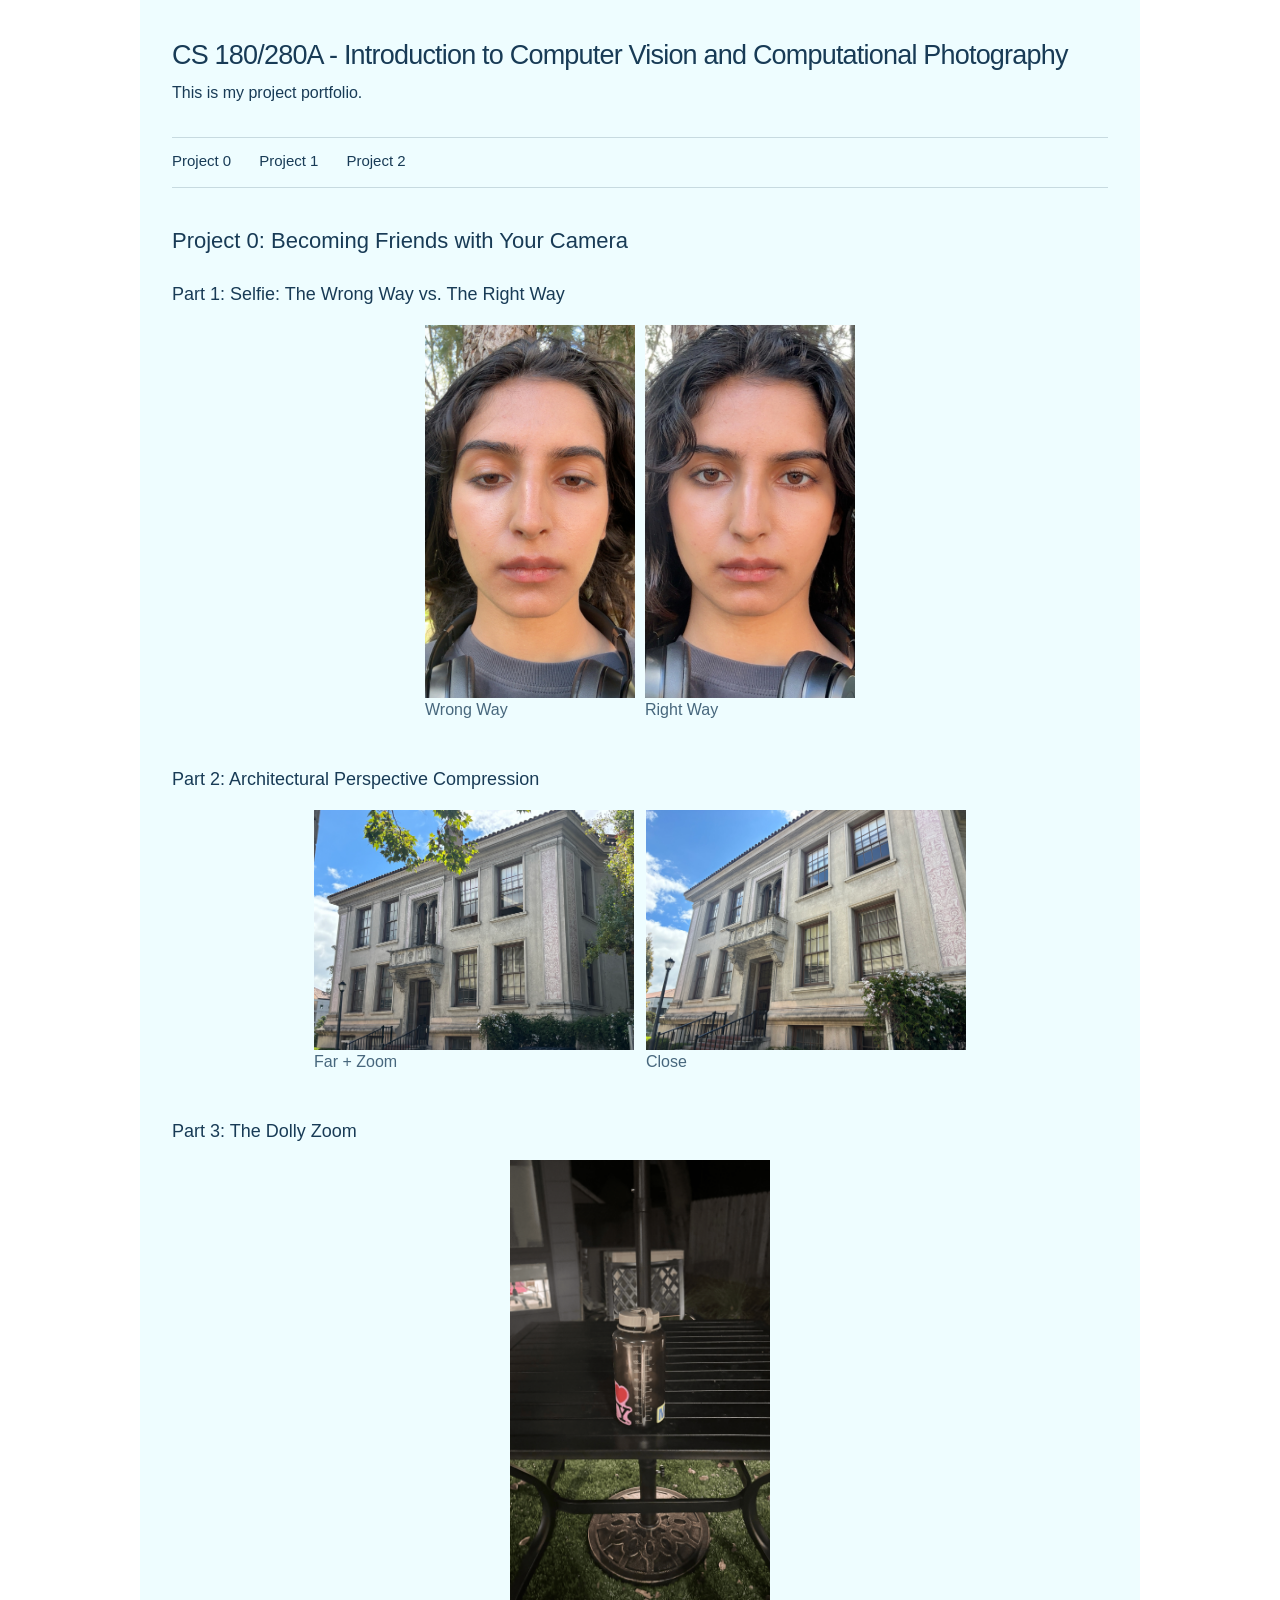
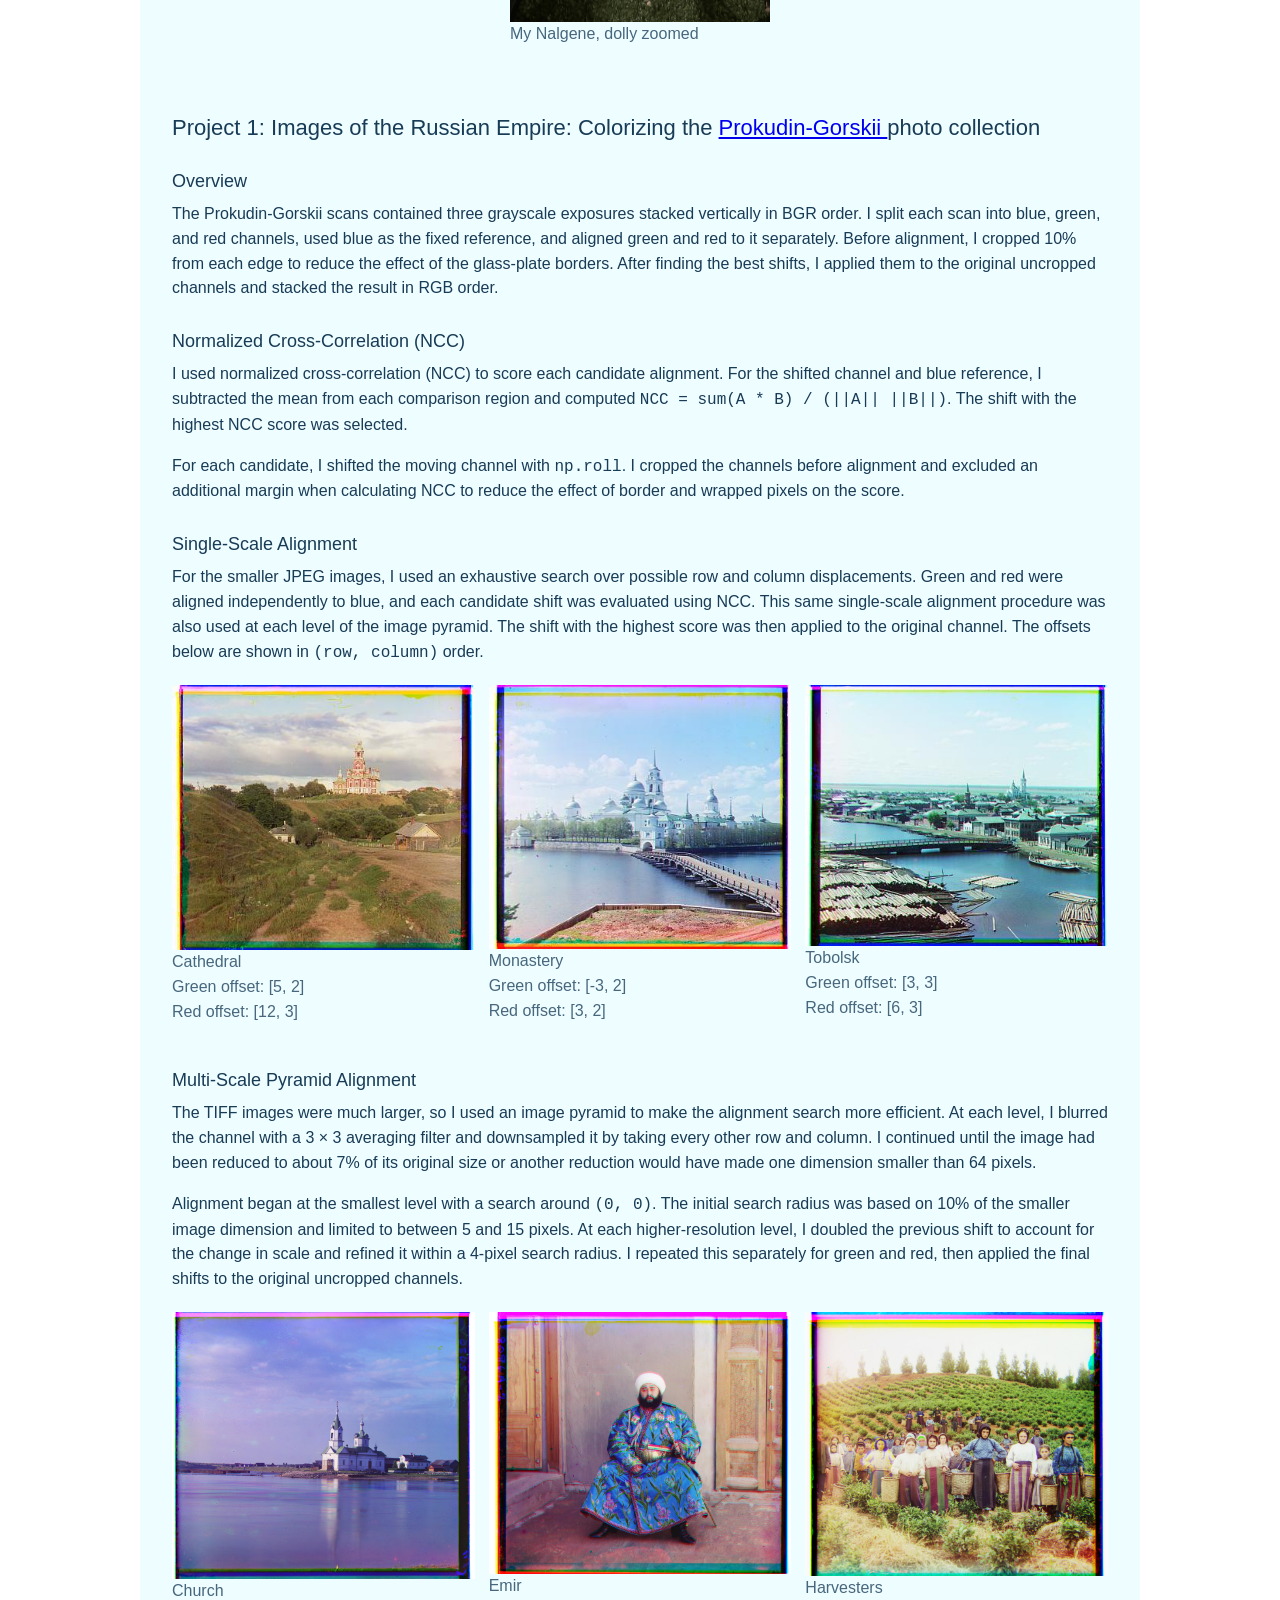
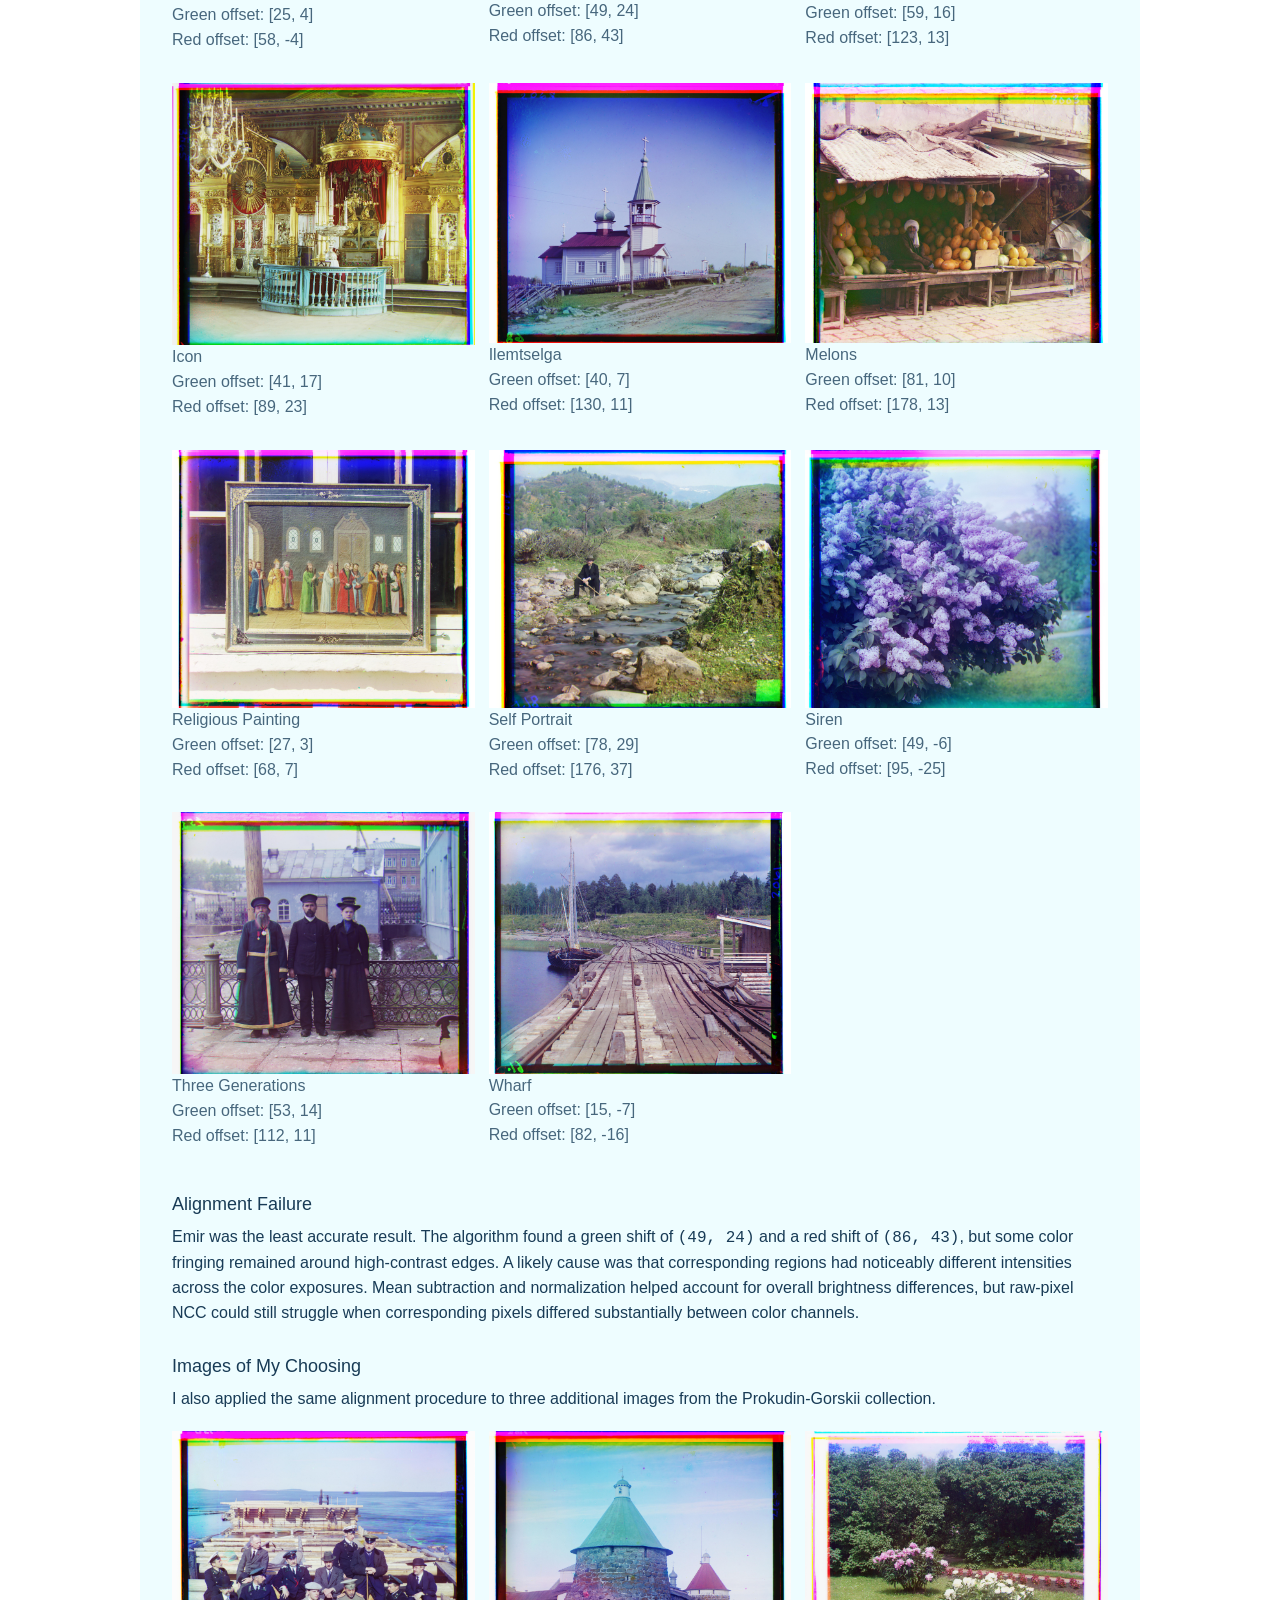
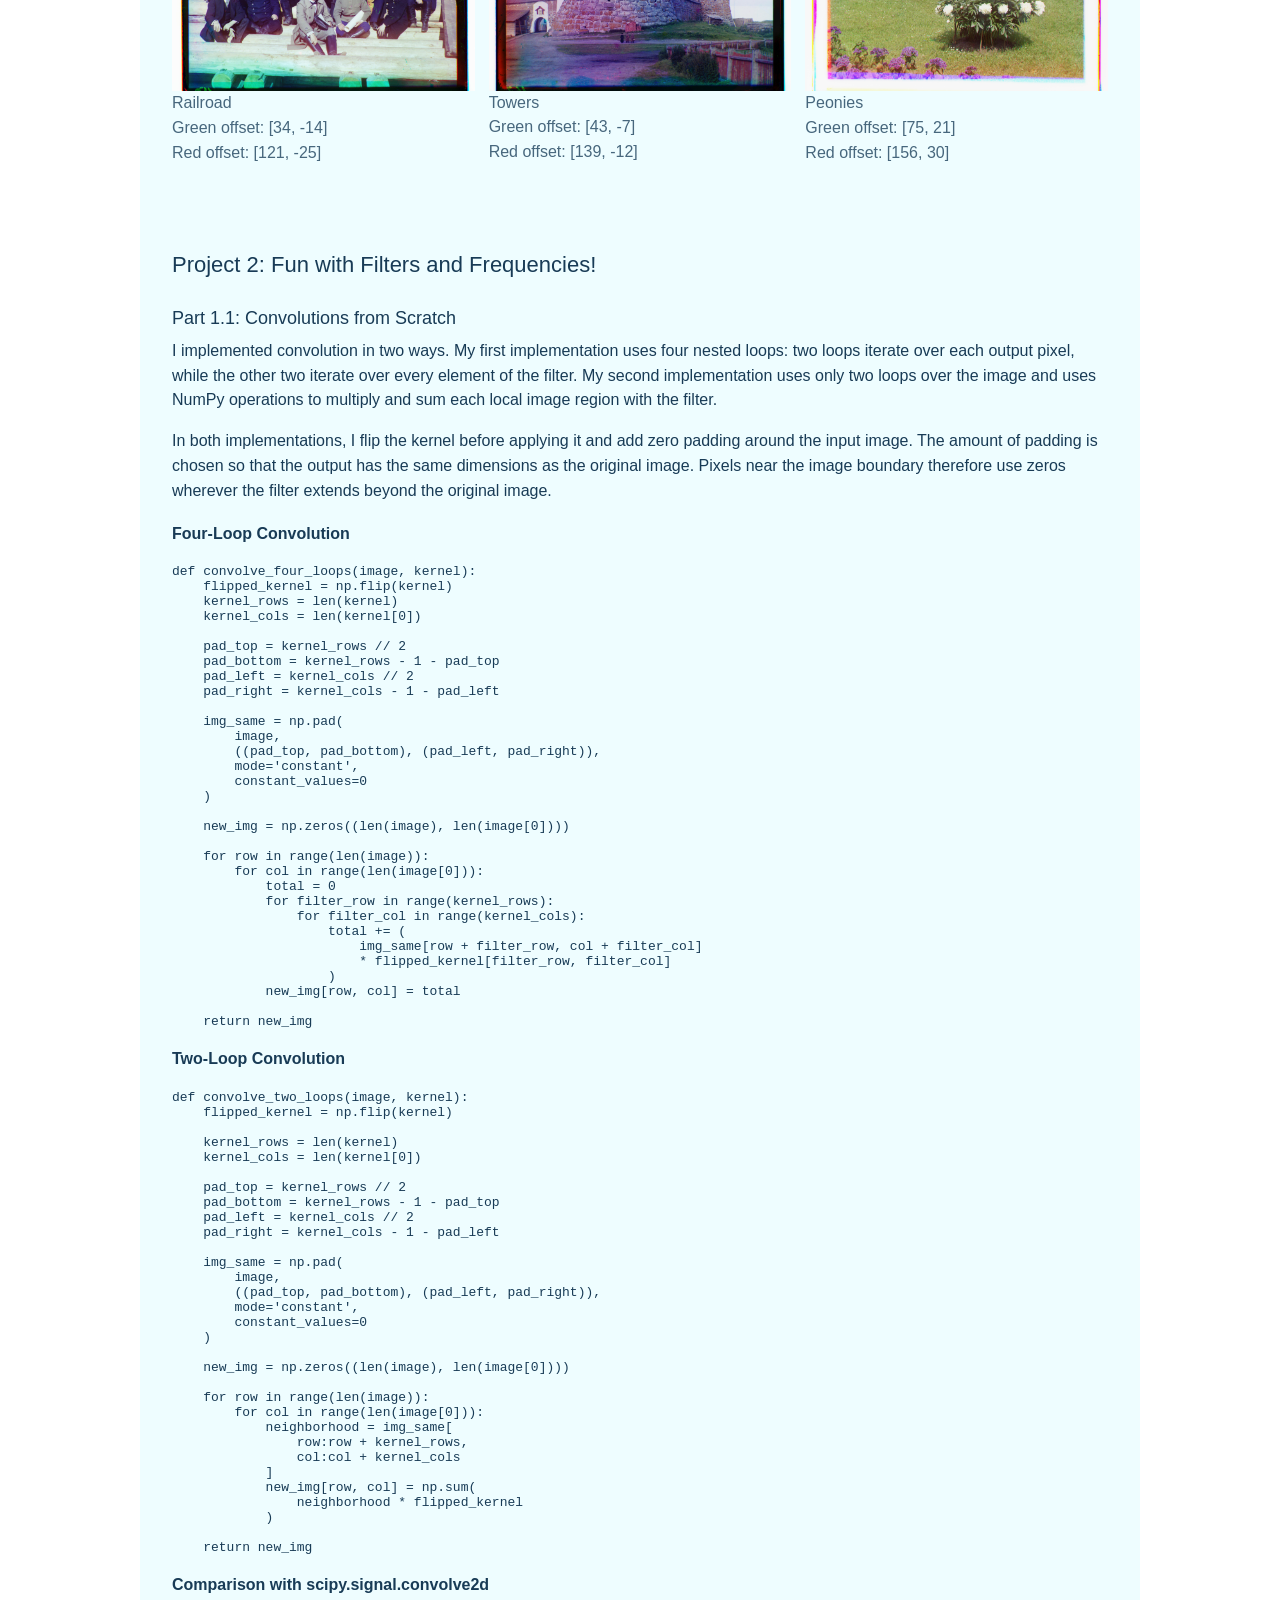
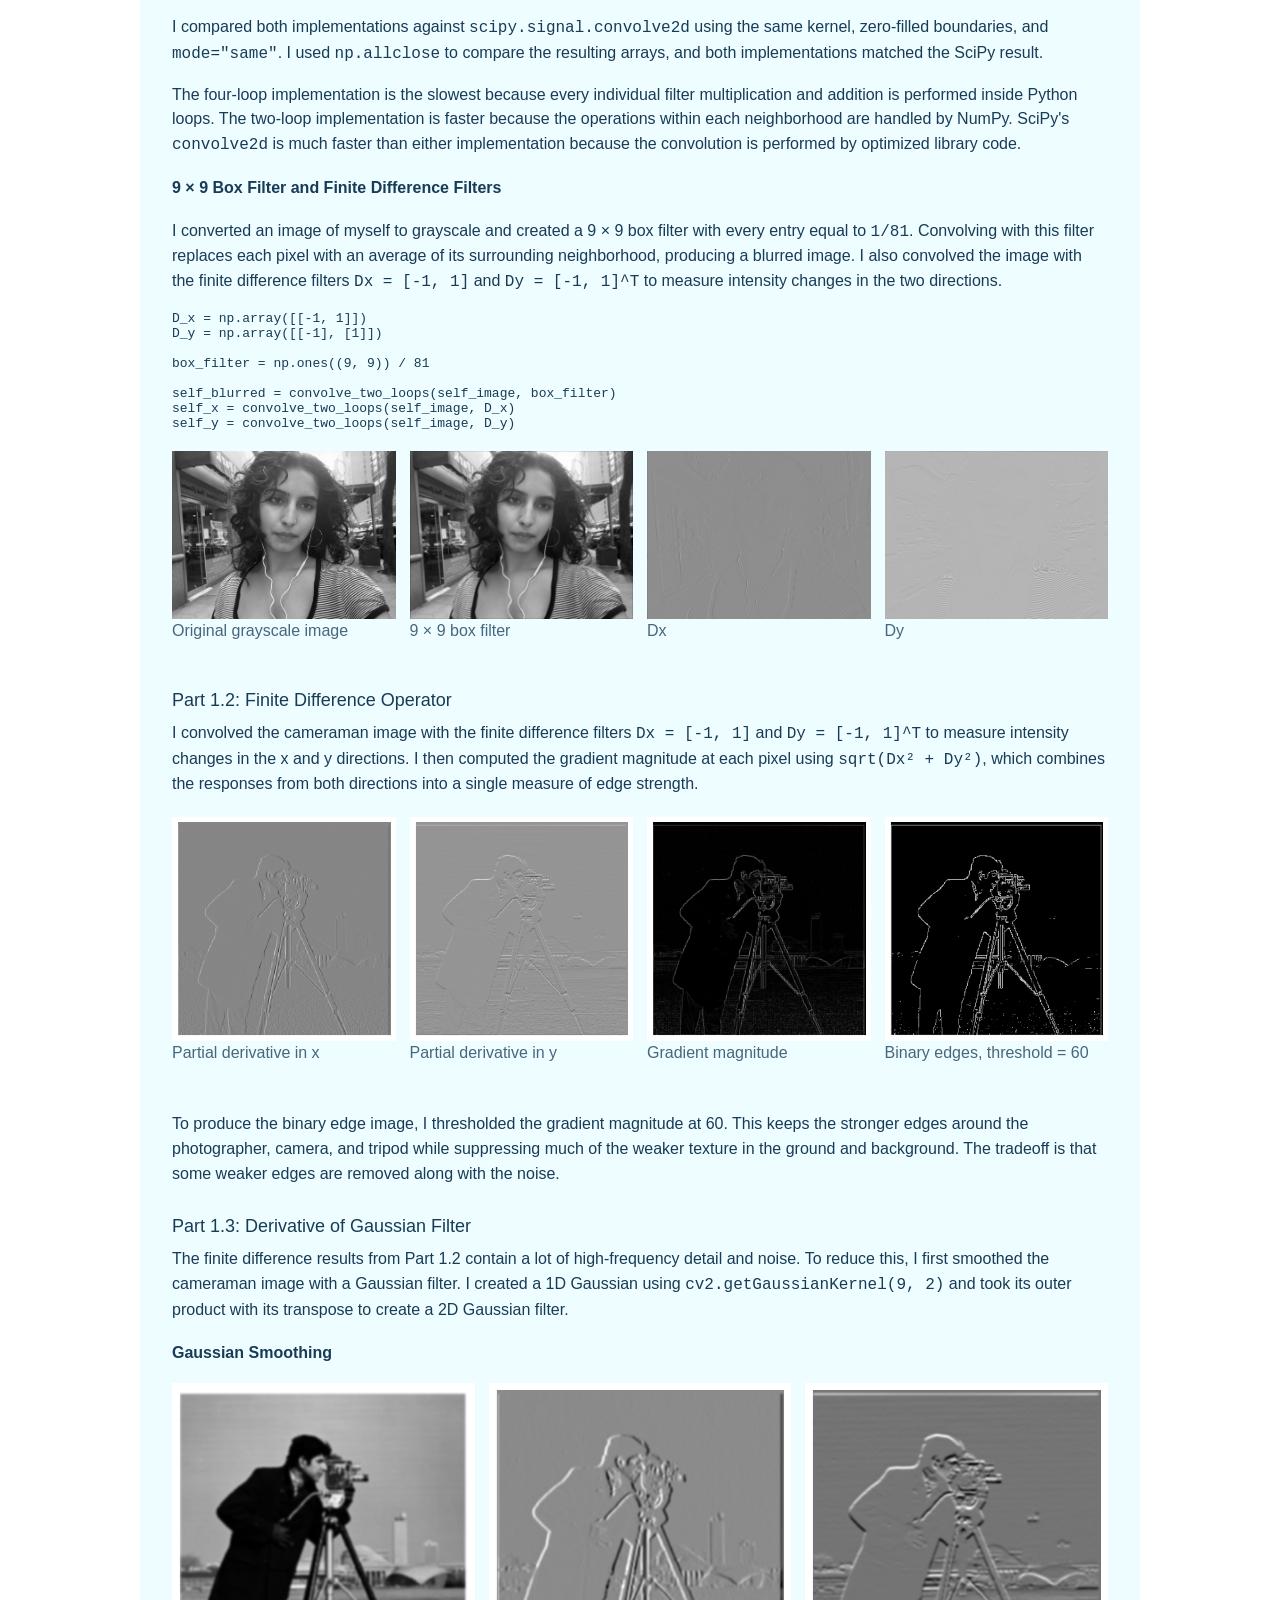
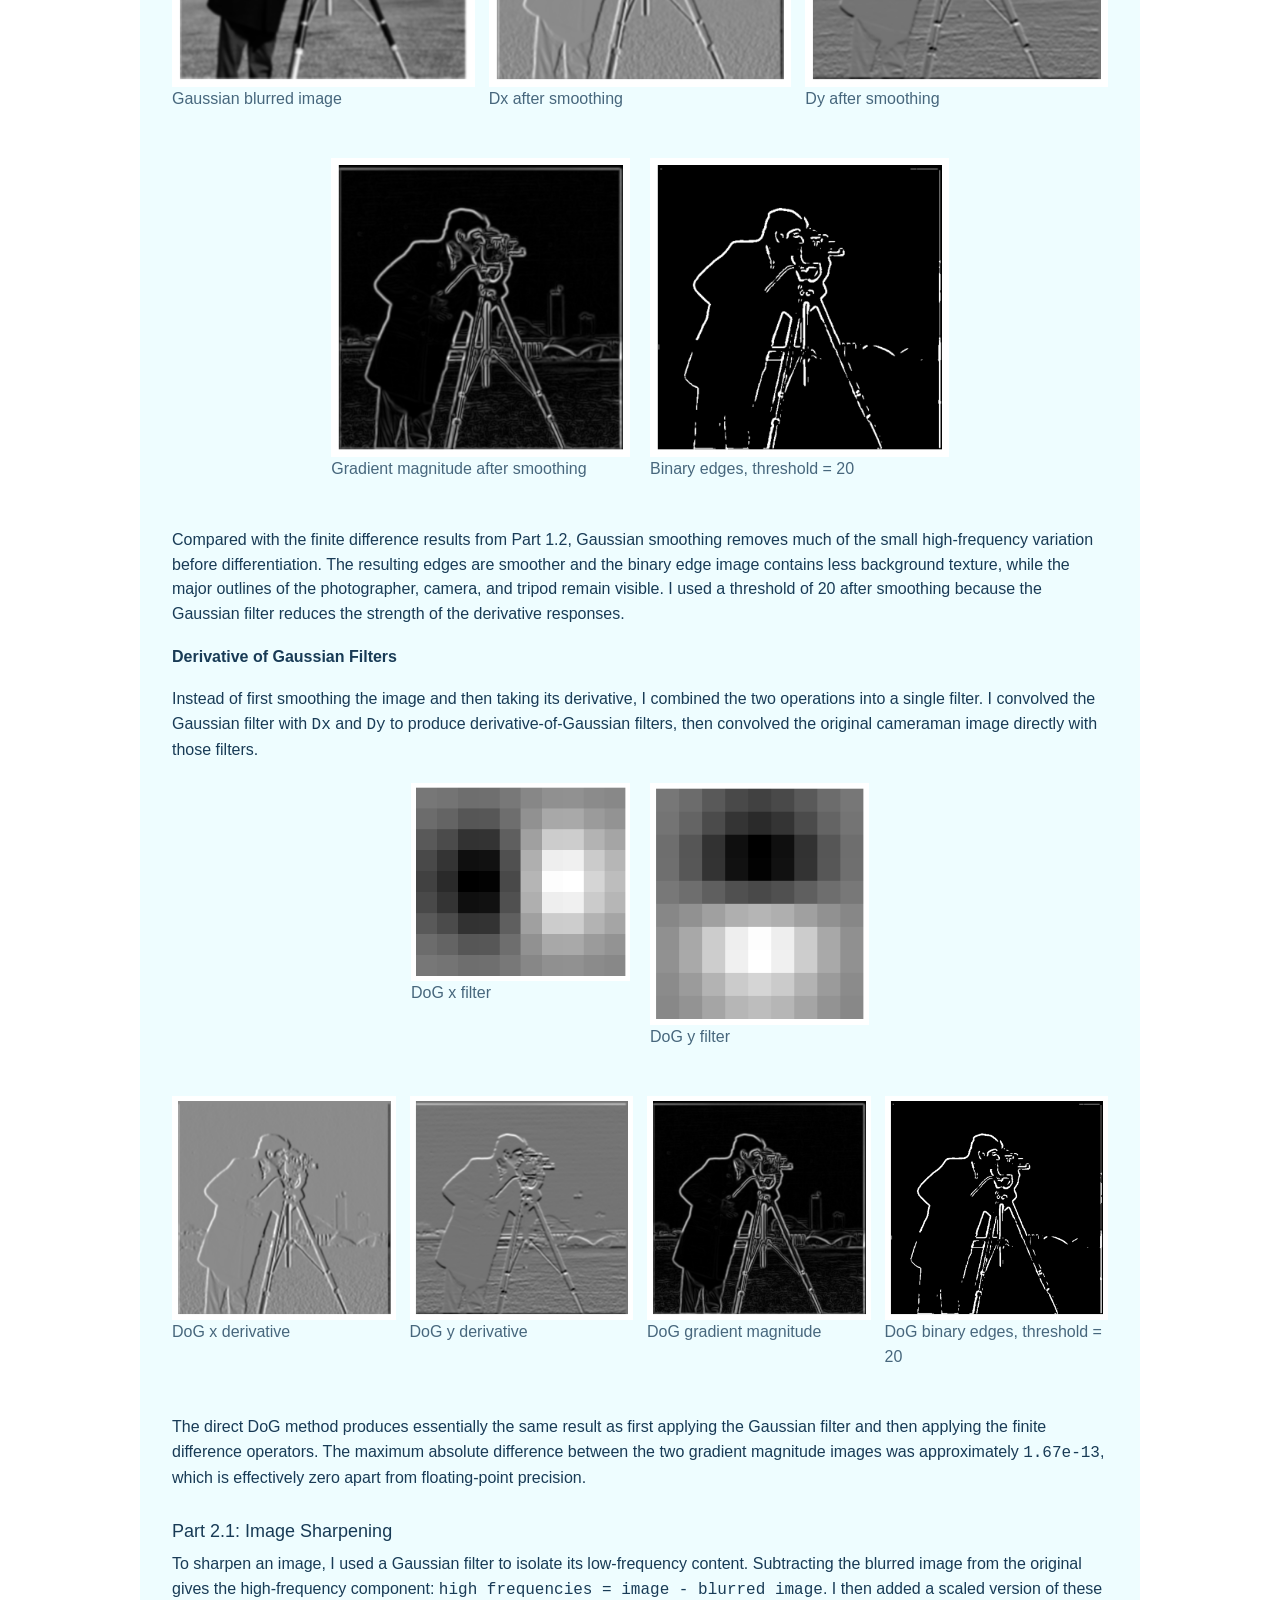
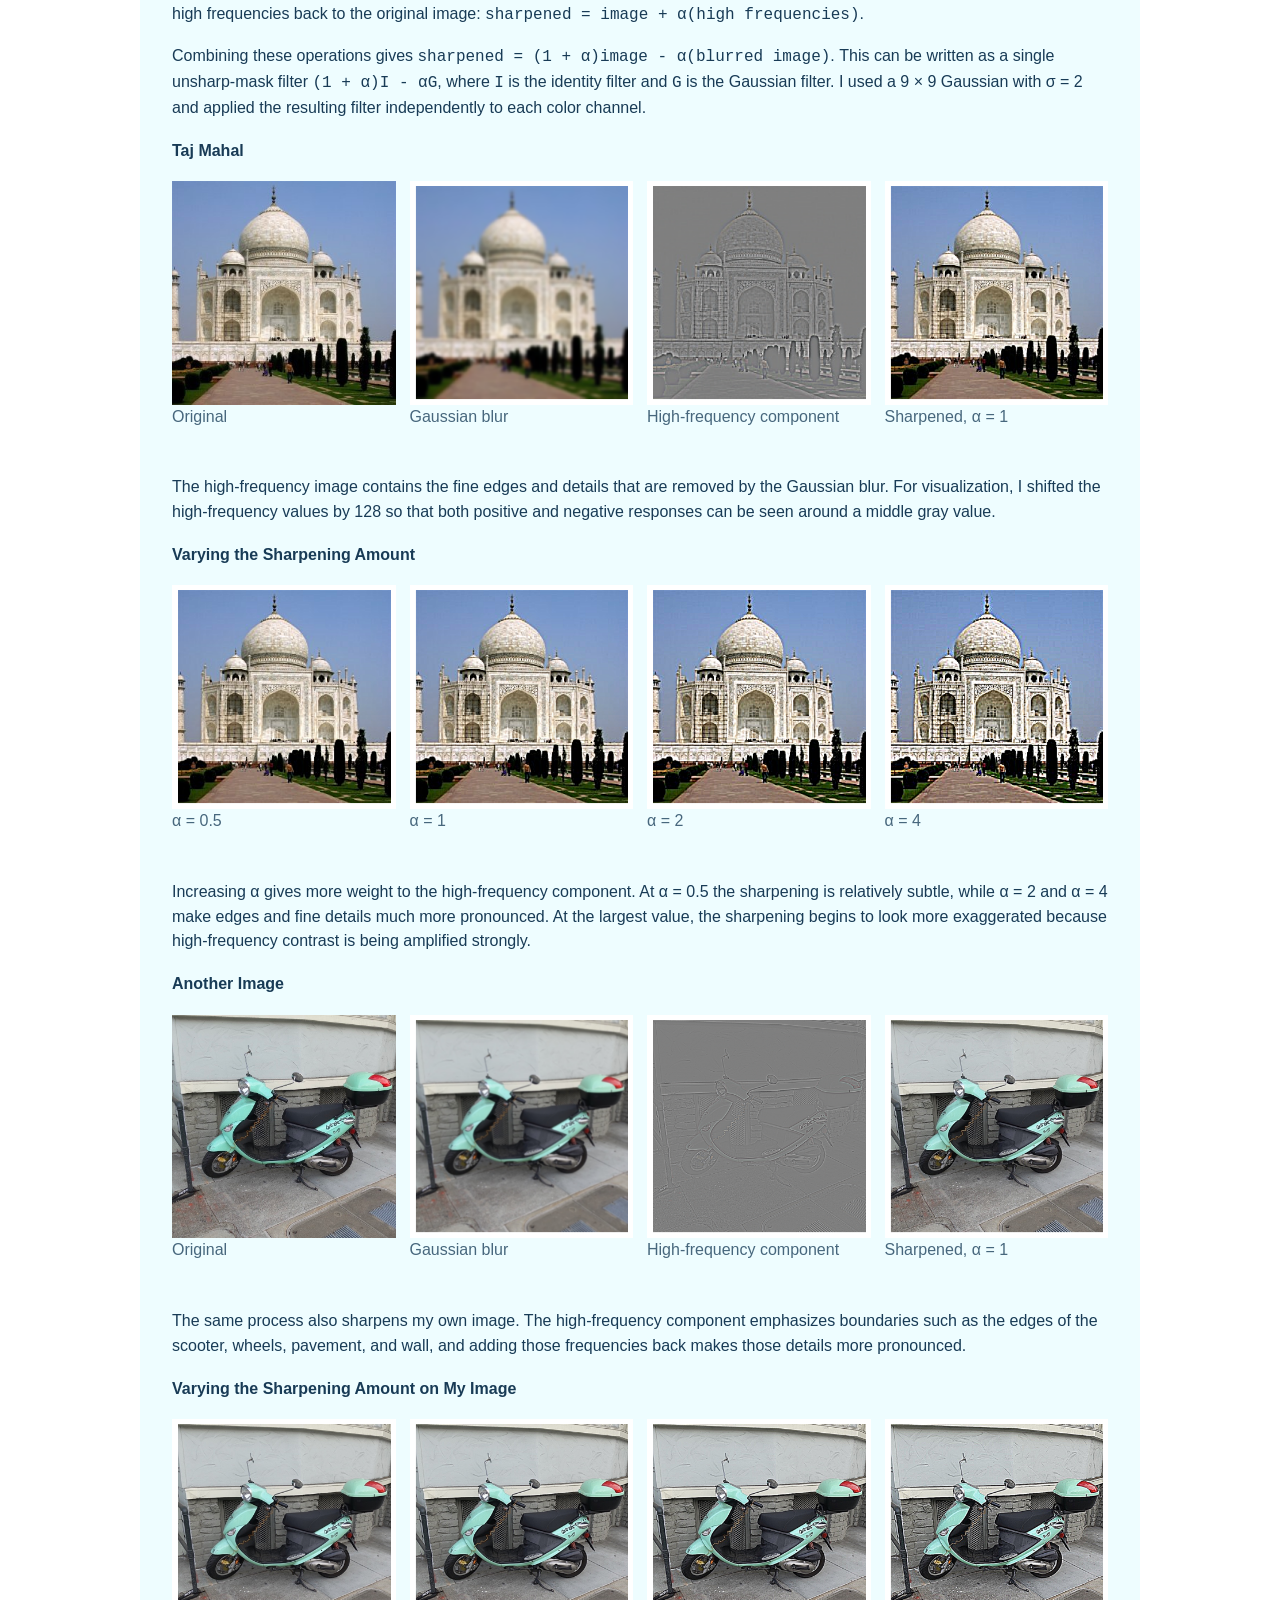
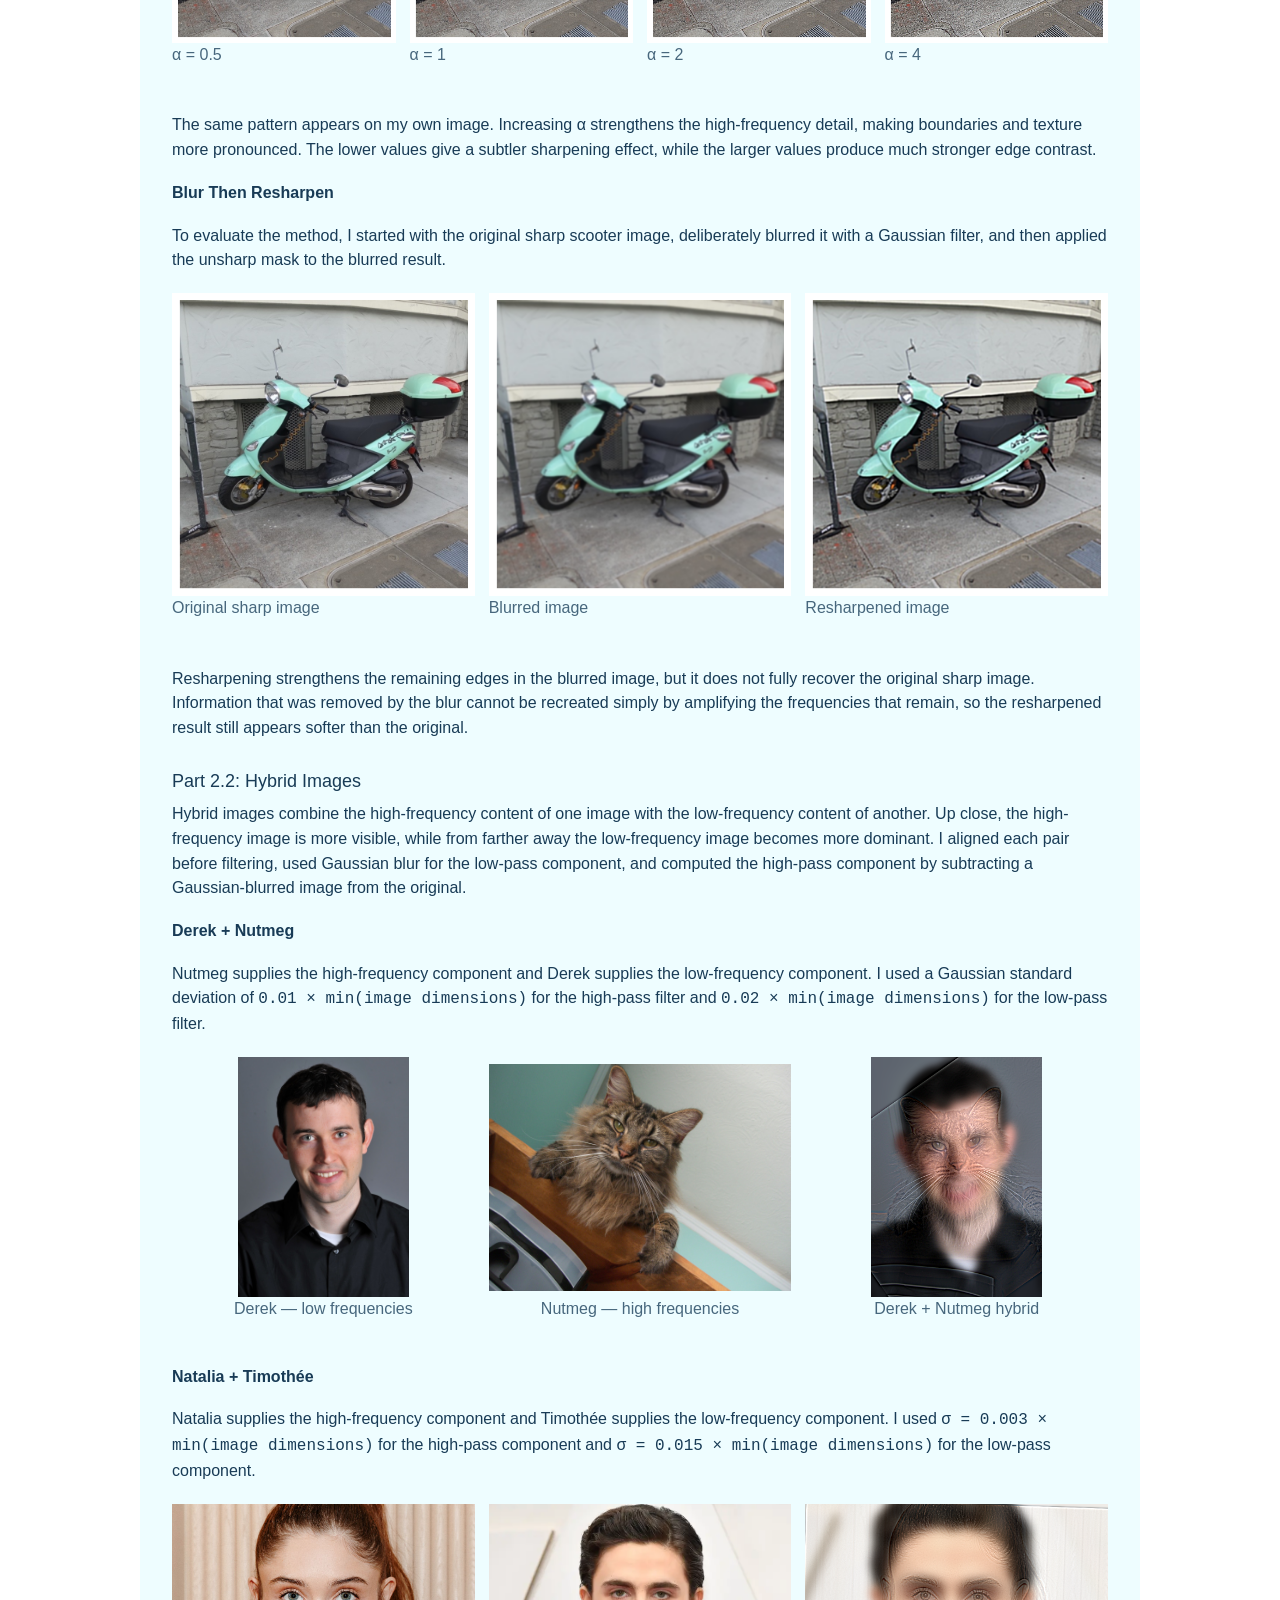
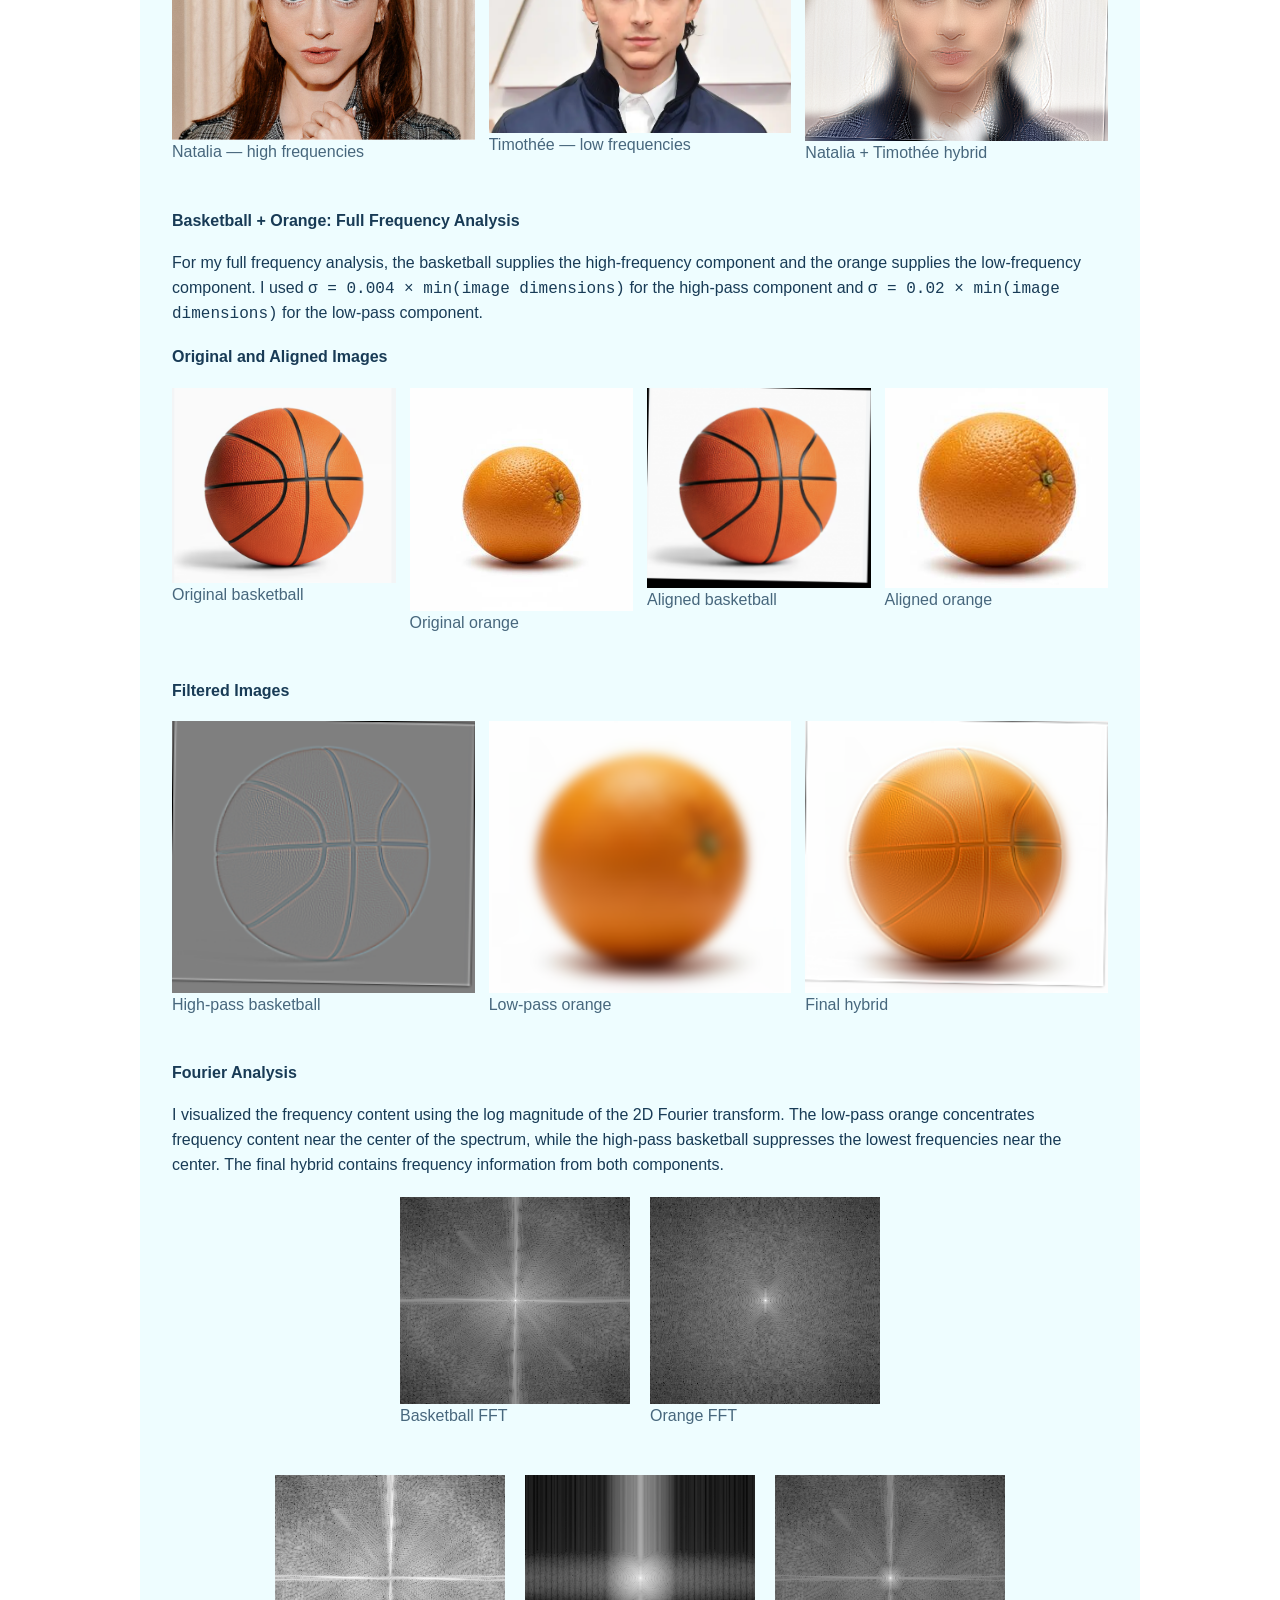
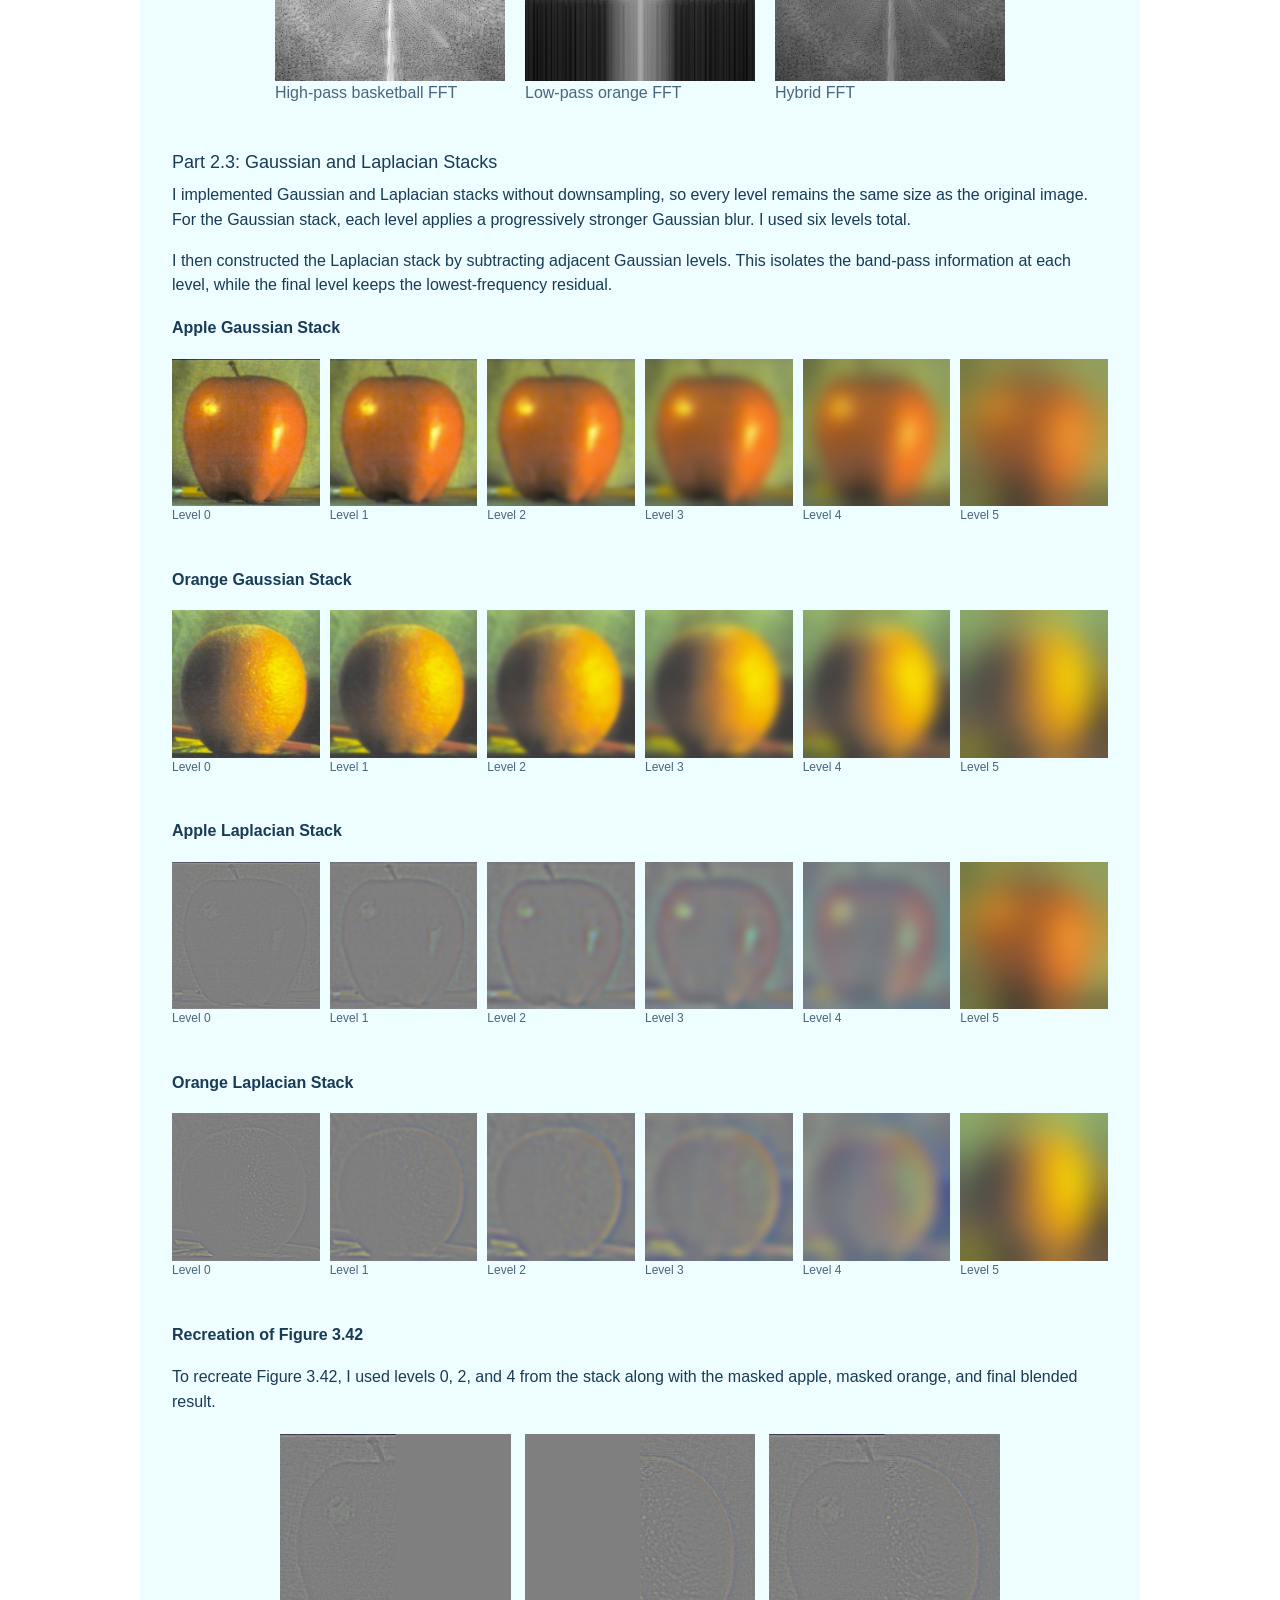
<file: index_before_2_4.html>
<!DOCTYPE html>
<html lang="en">

<head>
  <meta charset="UTF-8">
  <meta name="viewport" content="width=device-width, initial-scale=1.0">
  <title>Riya Sehgal - CS 180/280A</title>
  <link rel="stylesheet" href="./style.css">
</head>

<body>
  <main class="page">

    <section class="intro-header">
      <h1>CS 180/280A - Introduction to Computer Vision and Computational Photography</h1>
      <p>This is my project portfolio.</p>
    </section>

    <nav class="project-nav">
      <a href="#project0" class="project-tab active">Project 0</a>
      <a href="#project1" class="project-tab">Project 1</a>
      <a href="#project2" class="project-tab">Project 2</a>
    </nav>

    <section class="project" id="project0">
      <h2>Project 0: Becoming Friends with Your Camera</h2>

      <div class="project-content">

        <h3>Part 1: Selfie: The Wrong Way vs. The Right Way</h3>

        <div class="image-grid part1-images">
          <div class="figure">
            <img src="./media/wrong-way.jpg" alt="Wrong way selfie">
            <p class="caption">Wrong Way</p>
          </div>

          <div class="figure">
            <img src="./media/right-way.jpg" alt="Right way selfie">
            <p class="caption">Right Way</p>
          </div>
        </div>

        <h3>Part 2: Architectural Perspective Compression</h3>

        <div class="image-grid part2-images">
          <div class="figure">
            <img src="./media/far-zoom.jpg" alt="Far away zoomed in">
            <p class="caption">Far + Zoom</p>
          </div>

          <div class="figure">
            <img src="./media/close.jpg" alt="Close view">
            <p class="caption">Close</p>
          </div>
        </div>

        <h3>Part 3: The Dolly Zoom</h3>

        <div class="dolly-zoom">
          <img src="./media/dolly-zoom.gif" alt="Dolly zoom effect">
          <p class="caption">My Nalgene, dolly zoomed</p>
        </div>

      </div>
    </section>


    <section class="project" id="project1">

      <h2>
        Project 1: Images of the Russian Empire: Colorizing the
        <a href="https://www.loc.gov/collections/prokudin-gorskii/" target="_blank">
          Prokudin-Gorskii
        </a>
        photo collection
      </h2>

      <div class="project-content">

        <h3>Overview</h3>
        <p>
          The Prokudin-Gorskii scans contained three grayscale exposures stacked vertically in BGR order. I split each scan into blue, green, and red channels, used blue as the fixed reference, and aligned green and red to it separately. Before alignment, I cropped 10% from each edge to reduce the effect of the glass-plate borders. After finding the best shifts, I applied them to the original uncropped channels and stacked the result in RGB order.
        </p>

        <h3>Normalized Cross-Correlation (NCC)</h3>
        <p>
          I used normalized cross-correlation (NCC) to score each candidate alignment. For the shifted channel and blue reference, I subtracted the mean from each comparison region and computed <code>NCC = sum(A * B) / (||A|| ||B||)</code>. The shift with the highest NCC score was selected.
        </p>
        <p>
          For each candidate, I shifted the moving channel with <code>np.roll</code>. I cropped the channels before alignment and excluded an additional margin when calculating NCC to reduce the effect of border and wrapped pixels on the score.
        </p>

        <h3>Single-Scale Alignment</h3>
        <p>
          For the smaller JPEG images, I used an exhaustive search over possible row and column displacements. Green and red were aligned independently to blue, and each candidate shift was evaluated using NCC. This same single-scale alignment procedure was also used at each level of the image pyramid. The shift with the highest score was then applied to the original channel. The offsets below are shown in <code>(row, column)</code> order.
        </p>

        <div class="image-grid three">

          <div class="figure">
            <img src="./1/cathedral_color.jpg" alt="Cathedral">
            <p class="caption">
              Cathedral<br>
              Green offset: [x, y]<br>
              Red offset: [x, y]
            </p>
          </div>

          <div class="figure">
            <img src="./1/monastery_color.jpg" alt="Monastery">
            <p class="caption">
              Monastery<br>
              Green offset: [x, y]<br>
              Red offset: [x, y]
            </p>
          </div>

          <div class="figure">
            <img src="./1/tobolsk_color.jpg" alt="Tobolsk">
            <p class="caption">
              Tobolsk<br>
              Green offset: [x, y]<br>
              Red offset: [x, y]
            </p>
          </div>

        </div>


        <h3>Multi-Scale Pyramid Alignment</h3>
        <p>
          The TIFF images were much larger, so I used an image pyramid to make the alignment search more efficient. At each level, I blurred the channel with a 3 × 3 averaging filter and downsampled it by taking every other row and column. I continued until the image had been reduced to about 7% of its original size or another reduction would have made one dimension smaller than 64 pixels.
        </p>
        <p>
          Alignment began at the smallest level with a search around <code>(0, 0)</code>. The initial search radius was based on 10% of the smaller image dimension and limited to between 5 and 15 pixels. At each higher-resolution level, I doubled the previous shift to account for the change in scale and refined it within a 4-pixel search radius. I repeated this separately for green and red, then applied the final shifts to the original uncropped channels.
        </p>

        <div class="image-grid three">

          <div class="figure">
            <img src="./1/church_color.jpg" alt="Church">
            <p class="caption">
              Church<br>
              Green offset: [x, y]<br>
              Red offset: [x, y]
            </p>
          </div>

          <div class="figure">
            <img src="./1/emir_color.jpg" alt="Emir">
            <p class="caption">
              Emir<br>
              Green offset: [x, y]<br>
              Red offset: [x, y]
            </p>
          </div>

          <div class="figure">
            <img src="./1/harvesters_color.jpg" alt="Harvesters">
            <p class="caption">
              Harvesters<br>
              Green offset: [x, y]<br>
              Red offset: [x, y]
            </p>
          </div>

          <div class="figure">
            <img src="./1/icon_color.jpg" alt="Icon">
            <p class="caption">
              Icon<br>
              Green offset: [x, y]<br>
              Red offset: [x, y]
            </p>
          </div>

          <div class="figure">
            <img src="./1/ilemselga_color.jpg" alt="Ilemtselga">
            <p class="caption">
              Ilemtselga<br>
              Green offset: [x, y]<br>
              Red offset: [x, y]
            </p>
          </div>

          <div class="figure">
            <img src="./1/melons_color.jpg" alt="Melons">
            <p class="caption">
              Melons<br>
              Green offset: [x, y]<br>
              Red offset: [x, y]
            </p>
          </div>

          <div class="figure">
            <img src="./1/religous_painting_color.jpg" alt="Religious Painting">
            <p class="caption">
              Religious Painting<br>
              Green offset: [x, y]<br>
              Red offset: [x, y]
            </p>
          </div>

          <div class="figure">
            <img src="./1/self_portrait_color.jpg" alt="Self Portrait">
            <p class="caption">
              Self Portrait<br>
              Green offset: [x, y]<br>
              Red offset: [x, y]
            </p>
          </div>

          <div class="figure">
            <img src="./1/siren_color.jpg" alt="Siren">
            <p class="caption">
              Siren<br>
              Green offset: [x, y]<br>
              Red offset: [x, y]
            </p>
          </div>

          <div class="figure">
            <img src="./1/three_generations_color.jpg" alt="Three Generations">
            <p class="caption">
              Three Generations<br>
              Green offset: [x, y]<br>
              Red offset: [x, y]
            </p>
          </div>

          <div class="figure">
            <img src="./1/wharf_color.jpg" alt="Wharf">
            <p class="caption">
              Wharf<br>
              Green offset: [x, y]<br>
              Red offset: [x, y]
            </p>
          </div>

        </div>


        <h3>Alignment Failure</h3>
        <p>
          Emir was the least accurate result. The algorithm found a green shift of <code>(49, 24)</code> and a red shift of <code>(86, 43)</code>, but some color fringing remained around high-contrast edges. A likely cause was that corresponding regions had noticeably different intensities across the color exposures. Mean subtraction and normalization helped account for overall brightness differences, but raw-pixel NCC could still struggle when corresponding pixels differed substantially between color channels.
        </p>

        <h3>Images of My Choosing</h3>
        <p>
          I also applied the same alignment procedure to three additional images from the Prokudin-Gorskii collection.
        </p>

        <div class="image-grid three">

          <div class="figure">
            <img src="./1/railroad_color.jpg" alt="Railroad">
            <p class="caption">
              Railroad<br>
              Green offset: [x, y]<br>
              Red offset: [x, y]
            </p>
          </div>

          <div class="figure">
            <img src="./1/towers_color.jpg" alt="Towers">
            <p class="caption">
              Towers<br>
              Green offset: [x, y]<br>
              Red offset: [x, y]
            </p>
          </div>

          <div class="figure">
            <img src="./1/peonies_color.jpg" alt="Peonies">
            <p class="caption">
              Peonies<br>
              Green offset: [x, y]<br>
              Red offset: [x, y]
            </p>
          </div>

        </div>

      </div>
    </section>


    <section class="project" id="project2">

      <h2>Project 2: Fun with Filters and Frequencies!</h2>

      <div class="project-content">


        <h3>Part 1.1: Convolutions from Scratch</h3>

        <p>
          I implemented convolution in two ways. My first implementation uses
          four nested loops: two loops iterate over each output pixel, while
          the other two iterate over every element of the filter. My second
          implementation uses only two loops over the image and uses NumPy
          operations to multiply and sum each local image region with the
          filter.
        </p>

        <p>
          In both implementations, I flip the kernel before applying it and
          add zero padding around the input image. The amount of padding is
          chosen so that the output has the same dimensions as the original
          image. Pixels near the image boundary therefore use zeros wherever
          the filter extends beyond the original image.
        </p>


        <h4>Four-Loop Convolution</h4>

        <pre><code>def convolve_four_loops(image, kernel):
    flipped_kernel = np.flip(kernel)
    kernel_rows = len(kernel)
    kernel_cols = len(kernel[0])

    pad_top = kernel_rows // 2
    pad_bottom = kernel_rows - 1 - pad_top
    pad_left = kernel_cols // 2
    pad_right = kernel_cols - 1 - pad_left

    img_same = np.pad(
        image,
        ((pad_top, pad_bottom), (pad_left, pad_right)),
        mode='constant',
        constant_values=0
    )

    new_img = np.zeros((len(image), len(image[0])))

    for row in range(len(image)):
        for col in range(len(image[0])):
            total = 0
            for filter_row in range(kernel_rows):
                for filter_col in range(kernel_cols):
                    total += (
                        img_same[row + filter_row, col + filter_col]
                        * flipped_kernel[filter_row, filter_col]
                    )
            new_img[row, col] = total

    return new_img</code></pre>


        <h4>Two-Loop Convolution</h4>

        <pre><code>def convolve_two_loops(image, kernel):
    flipped_kernel = np.flip(kernel)

    kernel_rows = len(kernel)
    kernel_cols = len(kernel[0])

    pad_top = kernel_rows // 2
    pad_bottom = kernel_rows - 1 - pad_top
    pad_left = kernel_cols // 2
    pad_right = kernel_cols - 1 - pad_left

    img_same = np.pad(
        image,
        ((pad_top, pad_bottom), (pad_left, pad_right)),
        mode='constant',
        constant_values=0
    )

    new_img = np.zeros((len(image), len(image[0])))

    for row in range(len(image)):
        for col in range(len(image[0])):
            neighborhood = img_same[
                row:row + kernel_rows,
                col:col + kernel_cols
            ]
            new_img[row, col] = np.sum(
                neighborhood * flipped_kernel
            )

    return new_img</code></pre>


        <h4>Comparison with scipy.signal.convolve2d</h4>

        <p>
          I compared both implementations against
          <code>scipy.signal.convolve2d</code> using the same kernel,
          zero-filled boundaries, and <code>mode="same"</code>. I used
          <code>np.allclose</code> to compare the resulting arrays, and both
          implementations matched the SciPy result.
        </p>

        <p>
          The four-loop implementation is the slowest because every individual
          filter multiplication and addition is performed inside Python loops.
          The two-loop implementation is faster because the operations within
          each neighborhood are handled by NumPy. SciPy's
          <code>convolve2d</code> is much faster than either implementation
          because the convolution is performed by optimized library code.
        </p>


        <h4>9 × 9 Box Filter and Finite Difference Filters</h4>

        <p>
          I converted an image of myself to grayscale and created a 9 × 9 box
          filter with every entry equal to <code>1/81</code>. Convolving with
          this filter replaces each pixel with an average of its surrounding
          neighborhood, producing a blurred image. I also convolved the image
          with the finite difference filters
          <code>Dx = [-1, 1]</code> and
          <code>Dy = [-1, 1]^T</code> to measure intensity changes in the two
          directions.
        </p>

        <pre><code>D_x = np.array([[-1, 1]])
D_y = np.array([[-1], [1]])

box_filter = np.ones((9, 9)) / 81

self_blurred = convolve_two_loops(self_image, box_filter)
self_x = convolve_two_loops(self_image, D_x)
self_y = convolve_two_loops(self_image, D_y)</code></pre>


        <div class="image-grid four">

          <div class="figure">
            <img src="./2/1.1/self_original.png" alt="Original grayscale self image">
            <p class="caption">Original grayscale image</p>
          </div>

          <div class="figure">
            <img src="./2/1.1/self_box_filter.png" alt="Self image after 9 by 9 box filter">
            <p class="caption">9 × 9 box filter</p>
          </div>

          <div class="figure">
            <img src="./2/1.1/self_x_derivative.png" alt="Self image x derivative">
            <p class="caption">Dx</p>
          </div>

          <div class="figure">
            <img src="./2/1.1/self_y_derivative.png" alt="Self image y derivative">
            <p class="caption">Dy</p>
          </div>

        </div>



        <h3>Part 1.2: Finite Difference Operator</h3>

        <p>
          I convolved the cameraman image with the finite difference filters
          <code>Dx = [-1, 1]</code> and <code>Dy = [-1, 1]^T</code>
          to measure intensity changes in the x and y directions. I then
          computed the gradient magnitude at each pixel using
          <code>sqrt(Dx² + Dy²)</code>, which combines the responses from
          both directions into a single measure of edge strength.
        </p>

        <div class="image-grid four">

          <div class="figure">
            <img src="./2/1.2/x_derivative.png" alt="Cameraman x derivative">
            <p class="caption">Partial derivative in x</p>
          </div>

          <div class="figure">
            <img src="./2/1.2/y_derivative.png" alt="Cameraman y derivative">
            <p class="caption">Partial derivative in y</p>
          </div>

          <div class="figure">
            <img src="./2/1.2/gradient_magnitude.png" alt="Cameraman gradient magnitude">
            <p class="caption">Gradient magnitude</p>
          </div>

          <div class="figure">
            <img src="./2/1.2/binary_edges.png" alt="Thresholded cameraman edges">
            <p class="caption">Binary edges, threshold = 60</p>
          </div>

        </div>

        <p>
          To produce the binary edge image, I thresholded the gradient
          magnitude at 60. This keeps the stronger edges around the
          photographer, camera, and tripod while suppressing much of the
          weaker texture in the ground and background. The tradeoff is that
          some weaker edges are removed along with the noise.
        </p>



        <h3>Part 1.3: Derivative of Gaussian Filter</h3>

        <p>
          The finite difference results from Part 1.2 contain a lot of
          high-frequency detail and noise. To reduce this, I first smoothed
          the cameraman image with a Gaussian filter. I created a 1D Gaussian
          using <code>cv2.getGaussianKernel(9, 2)</code> and took its outer
          product with its transpose to create a 2D Gaussian filter.
        </p>


        <h4>Gaussian Smoothing</h4>

        <div class="image-grid three">

          <div class="figure">
            <img src="./2/1.3/gaussian_blur.png" alt="Gaussian blurred cameraman">
            <p class="caption">Gaussian blurred image</p>
          </div>

          <div class="figure">
            <img src="./2/1.3/blurred_x_derivative.png" alt="X derivative after Gaussian smoothing">
            <p class="caption">Dx after smoothing</p>
          </div>

          <div class="figure">
            <img src="./2/1.3/blurred_y_derivative.png" alt="Y derivative after Gaussian smoothing">
            <p class="caption">Dy after smoothing</p>
          </div>

        </div>


        <div class="image-grid two-match-three">

          <div class="figure">
            <img src="./2/1.3/blurred_gradient_magnitude.png" alt="Gradient magnitude after smoothing">
            <p class="caption">Gradient magnitude after smoothing</p>
          </div>

          <div class="figure">
            <img src="./2/1.3/blurred_binary_edges.png" alt="Binary edges after smoothing">
            <p class="caption">Binary edges, threshold = 20</p>
          </div>

        </div>

        <p>
          Compared with the finite difference results from Part 1.2, Gaussian
          smoothing removes much of the small high-frequency variation before
          differentiation. The resulting edges are smoother and the binary
          edge image contains less background texture, while the major
          outlines of the photographer, camera, and tripod remain visible.
          I used a threshold of 20 after smoothing because the Gaussian filter
          reduces the strength of the derivative responses.
        </p>


        <h4>Derivative of Gaussian Filters</h4>

        <p>
          Instead of first smoothing the image and then taking its derivative,
          I combined the two operations into a single filter. I convolved the
          Gaussian filter with <code>Dx</code> and <code>Dy</code> to produce
          derivative-of-Gaussian filters, then convolved the original cameraman
          image directly with those filters.
        </p>


        <div class="image-grid two-match-four">

          <div class="figure">
            <img src="./2/1.3/DoG_x_filter.png" alt="Derivative of Gaussian x filter">
            <p class="caption">DoG x filter</p>
          </div>

          <div class="figure">
            <img src="./2/1.3/DoG_y_filter.png" alt="Derivative of Gaussian y filter">
            <p class="caption">DoG y filter</p>
          </div>

        </div>


        <div class="image-grid four">

          <div class="figure">
            <img src="./2/1.3/DoG_x_derivative.png" alt="DoG x derivative">
            <p class="caption">DoG x derivative</p>
          </div>

          <div class="figure">
            <img src="./2/1.3/DoG_y_derivative.png" alt="DoG y derivative">
            <p class="caption">DoG y derivative</p>
          </div>

          <div class="figure">
            <img src="./2/1.3/DoG_gradient_magnitude.png" alt="DoG gradient magnitude">
            <p class="caption">DoG gradient magnitude</p>
          </div>

          <div class="figure">
            <img src="./2/1.3/DoG_binary_edges.png" alt="DoG binary edges">
            <p class="caption">DoG binary edges, threshold = 20</p>
          </div>

        </div>

        <p>
          The direct DoG method produces essentially the same result as first
          applying the Gaussian filter and then applying the finite difference
          operators. The maximum absolute difference between the two gradient
          magnitude images was approximately <code>1.67e-13</code>, which is
          effectively zero apart from floating-point precision.
        </p>



        <h3>Part 2.1: Image Sharpening</h3>

        <p>
          To sharpen an image, I used a Gaussian filter to isolate its
          low-frequency content. Subtracting the blurred image from the
          original gives the high-frequency component:
          <code>high frequencies = image - blurred image</code>.
          I then added a scaled version of these high frequencies back to
          the original image:
          <code>sharpened = image + α(high frequencies)</code>.
        </p>

        <p>
          Combining these operations gives
          <code>sharpened = (1 + α)image - α(blurred image)</code>.
          This can be written as a single unsharp-mask filter
          <code>(1 + α)I - αG</code>, where <code>I</code> is the
          identity filter and <code>G</code> is the Gaussian filter.
          I used a 9 × 9 Gaussian with σ = 2 and applied the resulting
          filter independently to each color channel.
        </p>


        <h4>Taj Mahal</h4>

        <div class="image-grid four">

          <div class="figure">
            <img src="./2/2.1/taj.jpg" alt="Original Taj Mahal">
            <p class="caption">Original</p>
          </div>

          <div class="figure">
            <img src="./2/2.1/taj_blurred.png" alt="Blurred Taj Mahal">
            <p class="caption">Gaussian blur</p>
          </div>

          <div class="figure">
            <img src="./2/2.1/taj_high_frequency.png" alt="Taj Mahal high frequencies">
            <p class="caption">High-frequency component</p>
          </div>

          <div class="figure">
            <img src="./2/2.1/taj_sharpened.png" alt="Sharpened Taj Mahal">
            <p class="caption">Sharpened, α = 1</p>
          </div>

        </div>

        <p>
          The high-frequency image contains the fine edges and details that
          are removed by the Gaussian blur. For visualization, I shifted the
          high-frequency values by 128 so that both positive and negative
          responses can be seen around a middle gray value.
        </p>


        <h4>Varying the Sharpening Amount</h4>

        <div class="image-grid four">

          <div class="figure">
            <img src="./2/2.1/taj_sharpened_alpha0.5.png" alt="Taj sharpened with alpha 0.5">
            <p class="caption">α = 0.5</p>
          </div>

          <div class="figure">
            <img src="./2/2.1/taj_sharpened.png" alt="Taj sharpened with alpha 1">
            <p class="caption">α = 1</p>
          </div>

          <div class="figure">
            <img src="./2/2.1/taj_sharpened_alpha2.png" alt="Taj sharpened with alpha 2">
            <p class="caption">α = 2</p>
          </div>

          <div class="figure">
            <img src="./2/2.1/taj_sharpened_alpha4.png" alt="Taj sharpened with alpha 4">
            <p class="caption">α = 4</p>
          </div>

        </div>

        <p>
          Increasing α gives more weight to the high-frequency component.
          At α = 0.5 the sharpening is relatively subtle, while α = 2 and
          α = 4 make edges and fine details much more pronounced. At the
          largest value, the sharpening begins to look more exaggerated
          because high-frequency contrast is being amplified strongly.
        </p>


        <h4>Another Image</h4>

        <div class="image-grid four">

          <div class="figure">
            <img src="./2/2.1/mypic2.1.jpg" alt="Original scooter image">
            <p class="caption">Original</p>
          </div>

          <div class="figure">
            <img src="./2/2.1/mine_blurred.png" alt="Blurred scooter image">
            <p class="caption">Gaussian blur</p>
          </div>

          <div class="figure">
            <img src="./2/2.1/mine_high_frequency.png" alt="Scooter high frequencies">
            <p class="caption">High-frequency component</p>
          </div>

          <div class="figure">
            <img src="./2/2.1/mine_sharpened.png" alt="Sharpened scooter image">
            <p class="caption">Sharpened, α = 1</p>
          </div>

        </div>

        <p>
          The same process also sharpens my own image. The high-frequency
          component emphasizes boundaries such as the edges of the scooter,
          wheels, pavement, and wall, and adding those frequencies back makes
          those details more pronounced.
        </p>


        <h4>Varying the Sharpening Amount on My Image</h4>

        <div class="image-grid four">

          <div class="figure">
            <img src="./2/2.1/mine_sharpened_alpha0.5.png" alt="My image sharpened with alpha 0.5">
            <p class="caption">α = 0.5</p>
          </div>

          <div class="figure">
            <img src="./2/2.1/mine_sharpened.png" alt="My image sharpened with alpha 1">
            <p class="caption">α = 1</p>
          </div>

          <div class="figure">
            <img src="./2/2.1/mine_sharpened_alpha2.png" alt="My image sharpened with alpha 2">
            <p class="caption">α = 2</p>
          </div>

          <div class="figure">
            <img src="./2/2.1/mine_sharpened_alpha4.png" alt="My image sharpened with alpha 4">
            <p class="caption">α = 4</p>
          </div>

        </div>

        <p>
          The same pattern appears on my own image. Increasing α strengthens
          the high-frequency detail, making boundaries and texture more
          pronounced. The lower values give a subtler sharpening effect,
          while the larger values produce much stronger edge contrast.
        </p>


        <h4>Blur Then Resharpen</h4>

        <p>
          To evaluate the method, I started with the original sharp scooter
          image, deliberately blurred it with a Gaussian filter, and then
          applied the unsharp mask to the blurred result.
        </p>

        <div class="image-grid three">

          <div class="figure">
            <img src="./2/2.1/eval_original.png" alt="Original sharp scooter image">
            <p class="caption">Original sharp image</p>
          </div>

          <div class="figure">
            <img src="./2/2.1/eval_blurred.png" alt="Artificially blurred scooter image">
            <p class="caption">Blurred image</p>
          </div>

          <div class="figure">
            <img src="./2/2.1/eval_resharpened.png" alt="Resharpened scooter image">
            <p class="caption">Resharpened image</p>
          </div>

        </div>

        <p>
          Resharpening strengthens the remaining edges in the blurred image,
          but it does not fully recover the original sharp image. Information
          that was removed by the blur cannot be recreated simply by
          amplifying the frequencies that remain, so the resharpened result
          still appears softer than the original.
        </p>



        <h3>Part 2.2: Hybrid Images</h3>

        <p>
          Hybrid images combine the high-frequency content of one image with
          the low-frequency content of another. Up close, the high-frequency
          image is more visible, while from farther away the low-frequency
          image becomes more dominant. I aligned each pair before filtering,
          used Gaussian blur for the low-pass component, and computed the
          high-pass component by subtracting a Gaussian-blurred image from
          the original.
        </p>


        <h4>Derek + Nutmeg</h4>

        <p>
          Nutmeg supplies the high-frequency component and Derek supplies the
          low-frequency component. I used a Gaussian standard deviation of
          <code>0.01 × min(image dimensions)</code> for the high-pass filter
          and <code>0.02 × min(image dimensions)</code> for the low-pass
          filter.
        </p>

        <div class="image-grid three derek-row">

          <div class="figure">
            <img src="./2/2.2/DerekPicture.jpg" alt="Derek">
            <p class="caption">Derek — low frequencies</p>
          </div>

          <div class="figure">
            <img src="./2/2.2/nutmeg.jpg" alt="Nutmeg">
            <p class="caption">Nutmeg — high frequencies</p>
          </div>

          <div class="figure">
            <img src="./2/2.2/derek_cat_hybrid.png" alt="Derek and Nutmeg hybrid">
            <p class="caption">Derek + Nutmeg hybrid</p>
          </div>

        </div>


        <h4>Natalia + Timothée</h4>

        <p>
          Natalia supplies the high-frequency component and Timothée supplies
          the low-frequency component. I used
          <code>σ = 0.003 × min(image dimensions)</code> for the high-pass
          component and
          <code>σ = 0.015 × min(image dimensions)</code> for the low-pass
          component.
        </p>

        <div class="image-grid three">

          <div class="figure">
            <img src="./2/2.2/natalia.jpg" alt="Natalia">
            <p class="caption">Natalia — high frequencies</p>
          </div>

          <div class="figure">
            <img src="./2/2.2/timothee.jpg" alt="Timothee">
            <p class="caption">Timothée — low frequencies</p>
          </div>

          <div class="figure">
            <img src="./2/2.2/natalia_timothee_hybrid.png" alt="Natalia and Timothee hybrid">
            <p class="caption">Natalia + Timothée hybrid</p>
          </div>

        </div>


        <h4>Basketball + Orange: Full Frequency Analysis</h4>

        <p>
          For my full frequency analysis, the basketball supplies the
          high-frequency component and the orange supplies the low-frequency
          component. I used
          <code>σ = 0.004 × min(image dimensions)</code> for the high-pass
          component and
          <code>σ = 0.02 × min(image dimensions)</code> for the low-pass
          component.
        </p>


        <h4>Original and Aligned Images</h4>

        <div class="image-grid four">

          <div class="figure">
            <img src="./2/2.2/basketball_original.png" alt="Original basketball">
            <p class="caption">Original basketball</p>
          </div>

          <div class="figure">
            <img src="./2/2.2/orange_original.png" alt="Original orange">
            <p class="caption">Original orange</p>
          </div>

          <div class="figure">
            <img src="./2/2.2/basketball_aligned.png" alt="Aligned basketball">
            <p class="caption">Aligned basketball</p>
          </div>

          <div class="figure">
            <img src="./2/2.2/orange_aligned.png" alt="Aligned orange">
            <p class="caption">Aligned orange</p>
          </div>

        </div>


        <h4>Filtered Images</h4>

        <div class="image-grid three">

          <div class="figure">
            <img src="./2/2.2/basketball_high_filtered.png" alt="High-pass basketball">
            <p class="caption">High-pass basketball</p>
          </div>

          <div class="figure">
            <img src="./2/2.2/orange_low_filtered.png" alt="Low-pass orange">
            <p class="caption">Low-pass orange</p>
          </div>

          <div class="figure">
            <img src="./2/2.2/basketball_orange_hybrid.png" alt="Basketball and orange hybrid">
            <p class="caption">Final hybrid</p>
          </div>

        </div>


        <h4>Fourier Analysis</h4>

        <p>
          I visualized the frequency content using the log magnitude of the
          2D Fourier transform. The low-pass orange concentrates frequency
          content near the center of the spectrum, while the high-pass
          basketball suppresses the lowest frequencies near the center. The
          final hybrid contains frequency information from both components.
        </p>

        <div class="image-grid fft-two">

          <div class="figure">
            <img src="./2/2.2/fft_basketball.png" alt="Basketball Fourier transform">
            <p class="caption">Basketball FFT</p>
          </div>

          <div class="figure">
            <img src="./2/2.2/fft_orange.png" alt="Orange Fourier transform">
            <p class="caption">Orange FFT</p>
          </div>

        </div>

        <div class="image-grid fft-three">

          <div class="figure">
            <img src="./2/2.2/fft_basketball_high_filtered.png" alt="High-pass basketball Fourier transform">
            <p class="caption">High-pass basketball FFT</p>
          </div>

          <div class="figure">
            <img src="./2/2.2/fft_orange_low_filtered.png" alt="Low-pass orange Fourier transform">
            <p class="caption">Low-pass orange FFT</p>
          </div>

          <div class="figure">
            <img src="./2/2.2/fft_hybrid.png" alt="Hybrid Fourier transform">
            <p class="caption">Hybrid FFT</p>
          </div>

        </div>



        <h3>Part 2.3: Gaussian and Laplacian Stacks</h3>

        <p>
          I implemented Gaussian and Laplacian stacks without downsampling, so
          every level remains the same size as the original image. For the
          Gaussian stack, each level applies a progressively stronger Gaussian
          blur. I used six levels total.
        </p>

        <p>
          I then constructed the Laplacian stack by subtracting adjacent
          Gaussian levels. This isolates the band-pass information at each
          level, while the final level keeps the lowest-frequency residual.
        </p>


        <h4>Apple Gaussian Stack</h4>

        <div class="image-grid six">
          <div class="figure">
            <img src="./2/2.3/gauss_apple_level0.png" alt="Apple Gaussian level 0">
            <p class="caption">Level 0</p>
          </div>
          <div class="figure">
            <img src="./2/2.3/gauss_apple_level1.png" alt="Apple Gaussian level 1">
            <p class="caption">Level 1</p>
          </div>
          <div class="figure">
            <img src="./2/2.3/gauss_apple_level2.png" alt="Apple Gaussian level 2">
            <p class="caption">Level 2</p>
          </div>
          <div class="figure">
            <img src="./2/2.3/gauss_apple_level3.png" alt="Apple Gaussian level 3">
            <p class="caption">Level 3</p>
          </div>
          <div class="figure">
            <img src="./2/2.3/gauss_apple_level4.png" alt="Apple Gaussian level 4">
            <p class="caption">Level 4</p>
          </div>
          <div class="figure">
            <img src="./2/2.3/gauss_apple_level5.png" alt="Apple Gaussian level 5">
            <p class="caption">Level 5</p>
          </div>
        </div>


        <h4>Orange Gaussian Stack</h4>

        <div class="image-grid six">
          <div class="figure">
            <img src="./2/2.3/gauss_orange_level0.png" alt="Orange Gaussian level 0">
            <p class="caption">Level 0</p>
          </div>
          <div class="figure">
            <img src="./2/2.3/gauss_orange_level1.png" alt="Orange Gaussian level 1">
            <p class="caption">Level 1</p>
          </div>
          <div class="figure">
            <img src="./2/2.3/gauss_orange_level2.png" alt="Orange Gaussian level 2">
            <p class="caption">Level 2</p>
          </div>
          <div class="figure">
            <img src="./2/2.3/gauss_orange_level3.png" alt="Orange Gaussian level 3">
            <p class="caption">Level 3</p>
          </div>
          <div class="figure">
            <img src="./2/2.3/gauss_orange_level4.png" alt="Orange Gaussian level 4">
            <p class="caption">Level 4</p>
          </div>
          <div class="figure">
            <img src="./2/2.3/gauss_orange_level5.png" alt="Orange Gaussian level 5">
            <p class="caption">Level 5</p>
          </div>
        </div>


        <h4>Apple Laplacian Stack</h4>

        <div class="image-grid six">
          <div class="figure">
            <img src="./2/2.3/lap_apple_level0.png" alt="Apple Laplacian level 0">
            <p class="caption">Level 0</p>
          </div>
          <div class="figure">
            <img src="./2/2.3/lap_apple_level1.png" alt="Apple Laplacian level 1">
            <p class="caption">Level 1</p>
          </div>
          <div class="figure">
            <img src="./2/2.3/lap_apple_level2.png" alt="Apple Laplacian level 2">
            <p class="caption">Level 2</p>
          </div>
          <div class="figure">
            <img src="./2/2.3/lap_apple_level3.png" alt="Apple Laplacian level 3">
            <p class="caption">Level 3</p>
          </div>
          <div class="figure">
            <img src="./2/2.3/lap_apple_level4.png" alt="Apple Laplacian level 4">
            <p class="caption">Level 4</p>
          </div>
          <div class="figure">
            <img src="./2/2.3/lap_apple_level5.png" alt="Apple Laplacian level 5">
            <p class="caption">Level 5</p>
          </div>
        </div>


        <h4>Orange Laplacian Stack</h4>

        <div class="image-grid six">
          <div class="figure">
            <img src="./2/2.3/lap_orange_level0.png" alt="Orange Laplacian level 0">
            <p class="caption">Level 0</p>
          </div>
          <div class="figure">
            <img src="./2/2.3/lap_orange_level1.png" alt="Orange Laplacian level 1">
            <p class="caption">Level 1</p>
          </div>
          <div class="figure">
            <img src="./2/2.3/lap_orange_level2.png" alt="Orange Laplacian level 2">
            <p class="caption">Level 2</p>
          </div>
          <div class="figure">
            <img src="./2/2.3/lap_orange_level3.png" alt="Orange Laplacian level 3">
            <p class="caption">Level 3</p>
          </div>
          <div class="figure">
            <img src="./2/2.3/lap_orange_level4.png" alt="Orange Laplacian level 4">
            <p class="caption">Level 4</p>
          </div>
          <div class="figure">
            <img src="./2/2.3/lap_orange_level5.png" alt="Orange Laplacian level 5">
            <p class="caption">Level 5</p>
          </div>
        </div>


        <h4>Recreation of Figure 3.42</h4>

        <p>
          To recreate Figure 3.42, I used levels 0, 2, and 4 from the stack
          along with the masked apple, masked orange, and final blended result.
        </p>

        <div class="image-grid figure342">
          <div class="figure">
            <img src="./2/2.3/apple_level0.png" alt="Apple level 0">
            <p class="caption">(a) Apple, level 0</p>
          </div>
          <div class="figure">
            <img src="./2/2.3/orange_level0.png" alt="Orange level 0">
            <p class="caption">(b) Orange, level 0</p>
          </div>
          <div class="figure">
            <img src="./2/2.3/blended_level0.png" alt="Blended level 0">
            <p class="caption">(c) Blend, level 0</p>
          </div>

          <div class="figure">
            <img src="./2/2.3/apple_level2.png" alt="Apple level 2">
            <p class="caption">(d) Apple, level 2</p>
          </div>
          <div class="figure">
            <img src="./2/2.3/orange_level2.png" alt="Orange level 2">
            <p class="caption">(e) Orange, level 2</p>
          </div>
          <div class="figure">
            <img src="./2/2.3/blended_level2.png" alt="Blended level 2">
            <p class="caption">(f) Blend, level 2</p>
          </div>

          <div class="figure">
            <img src="./2/2.3/apple_level4.png" alt="Apple level 4">
            <p class="caption">(g) Apple, level 4</p>
          </div>
          <div class="figure">
            <img src="./2/2.3/orange_level4.png" alt="Orange level 4">
            <p class="caption">(h) Orange, level 4</p>
          </div>
          <div class="figure">
            <img src="./2/2.3/blended_level4.png" alt="Blended level 4">
            <p class="caption">(i) Blend, level 4</p>
          </div>

          <div class="figure">
            <img src="./2/2.3/apple_masked.png" alt="Masked apple">
            <p class="caption">(j) Masked Apple</p>
          </div>
          <div class="figure">
            <img src="./2/2.3/orange_masked.png" alt="Masked orange">
            <p class="caption">(k) Masked Orange</p>
          </div>
          <div class="figure">
            <img src="./2/2.3/oraple.png" alt="Final oraple">
            <p class="caption">(l) Final Oraple</p>
          </div>
        </div>


        <h3>Part 2.4: Multiresolution Blending</h3>

        <p>
          [EXPLAIN: Describe using the Laplacian stacks of the input
          images and the Gaussian stack of the mask to create the blend.]
        </p>


        <h4>Apple + Orange</h4>

        <div class="image-grid three">

          <div class="figure">
            <p class="caption">[ADD APPLE]</p>
          </div>

          <div class="figure">
            <p class="caption">[ADD ORANGE]</p>
          </div>

          <div class="figure">
            <p class="caption">[ADD MASK]</p>
          </div>

          <div class="figure">
            <p class="caption">[ADD FINAL ORAPLE]</p>
          </div>

        </div>


        <h4>Custom Blend 1: [NAME]</h4>

        <div class="image-grid three">

          <div class="figure">
            <p class="caption">[ADD INPUT 1]</p>
          </div>

          <div class="figure">
            <p class="caption">[ADD INPUT 2]</p>
          </div>

          <div class="figure">
            <p class="caption">[ADD MASK]</p>
          </div>

          <div class="figure">
            <p class="caption">[ADD FINAL BLEND]</p>
          </div>

        </div>

        <p>
          [EXPLAIN: Describe this blend.]
        </p>


        <h4>Custom Blend 2: [NAME] — Irregular Mask</h4>

        <div class="image-grid three">

          <div class="figure">
            <p class="caption">[ADD INPUT 1]</p>
          </div>

          <div class="figure">
            <p class="caption">[ADD INPUT 2]</p>
          </div>

          <div class="figure">
            <p class="caption">[ADD IRREGULAR MASK]</p>
          </div>

          <div class="figure">
            <p class="caption">[ADD FINAL BLEND]</p>
          </div>

        </div>

        <p>
          [EXPLAIN: Describe your irregular mask and the resulting blend.]
        </p>


        <h4>Multiresolution Process</h4>

        <p>
          [EXPLAIN: Show the Laplacian stack process for your favorite
          blend and the masked input images that produce it.]
        </p>

        <div class="image-grid three">

          <div class="figure">
            <p class="caption">[ADD MASKED INPUT 1 STACK]</p>
          </div>

          <div class="figure">
            <p class="caption">[ADD MASKED INPUT 2 STACK]</p>
          </div>

          <div class="figure">
            <p class="caption">[ADD COMBINED STACK]</p>
          </div>

        </div>



        <h3>What I Learned</h3>

        <p>
          [WRITE: What was the most important thing you learned from this project?]
        </p>


      </div>
    </section>

  </main>


  <script>
    const sections = document.querySelectorAll(".project");
    const tabs = document.querySelectorAll(".project-tab");

    function updateActiveProject() {
      let current = "";

      sections.forEach(section => {
        const top = section.offsetTop - 160;

        if (window.scrollY >= top) {
          current = section.id;
        }
      });

      tabs.forEach(tab => {
        tab.classList.remove("active");

        if (tab.getAttribute("href") === "#" + current) {
          tab.classList.add("active");
        }
      });
    }

    window.addEventListener("scroll", updateActiveProject);
    updateActiveProject();
  </script>


  <!-- AUTO PROJECT 1 RESULTS -->
  <script>
    async function loadProject1Results() {
      try {
        const response = await fetch("./1/offsets.json?v=" + Date.now(), {
          cache: "no-store"
        });

        if (!response.ok) return;

        const offsets = await response.json();

        document.querySelectorAll(
          '#project1 .figure img[src^="./1/"]'
        ).forEach(img => {
          const originalSrc = img.getAttribute("src").split("?")[0];
          const filename = originalSrc.split("/").pop();
          const imageName = filename.replace("_color.jpg", "");

          // Force browser to show newest output image
          img.src = originalSrc + "?v=" + Date.now();

          if (!offsets[imageName]) return;

          const caption = img.closest(".figure").querySelector(".caption");
          const title = caption.innerHTML.split("<br>")[0].trim();

          const green = offsets[imageName].green;
          const red = offsets[imageName].red;

          caption.innerHTML =
            title +
            "<br>Green offset: [" + green[0] + ", " + green[1] + "]" +
            "<br>Red offset: [" + red[0] + ", " + red[1] + "]";
        });

      } catch (error) {
        console.log("Project 1 results are not available yet.");
      }
    }

    loadProject1Results();
  </script>

</body>
</html>
</file>
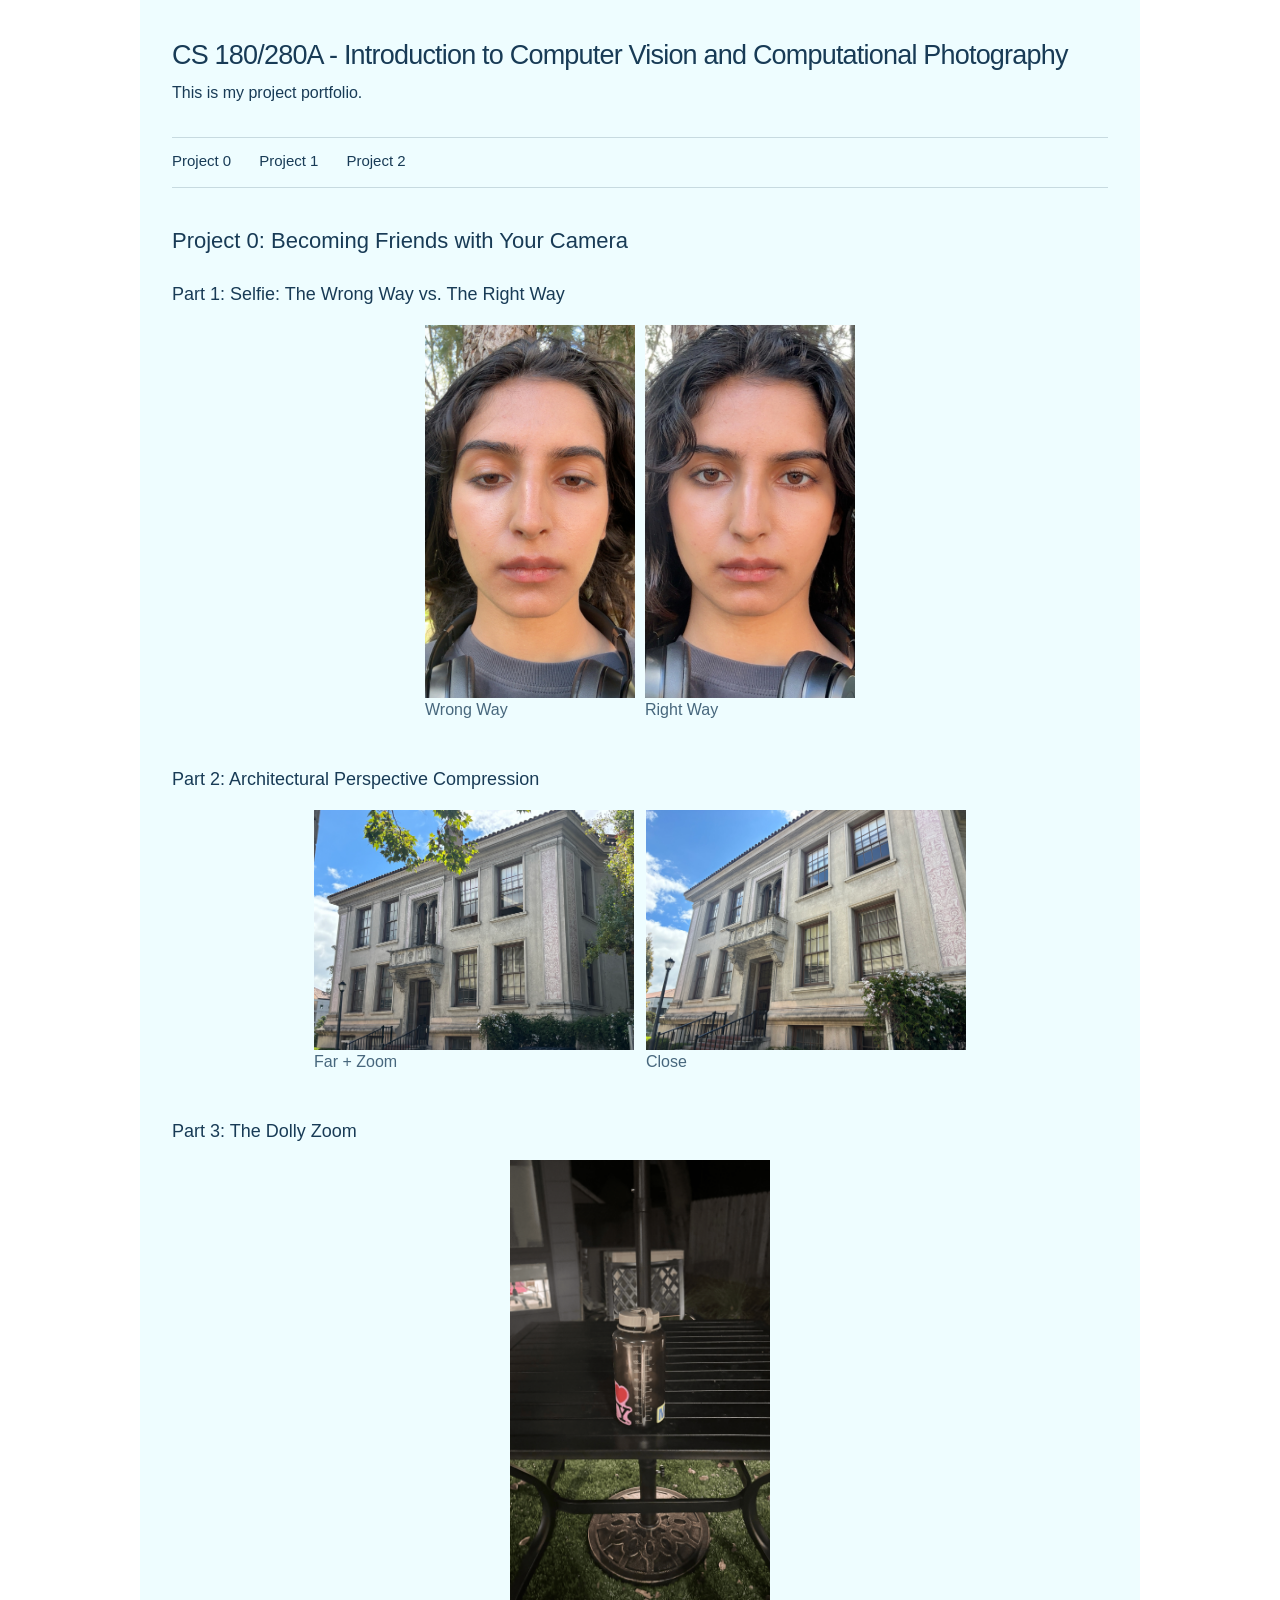
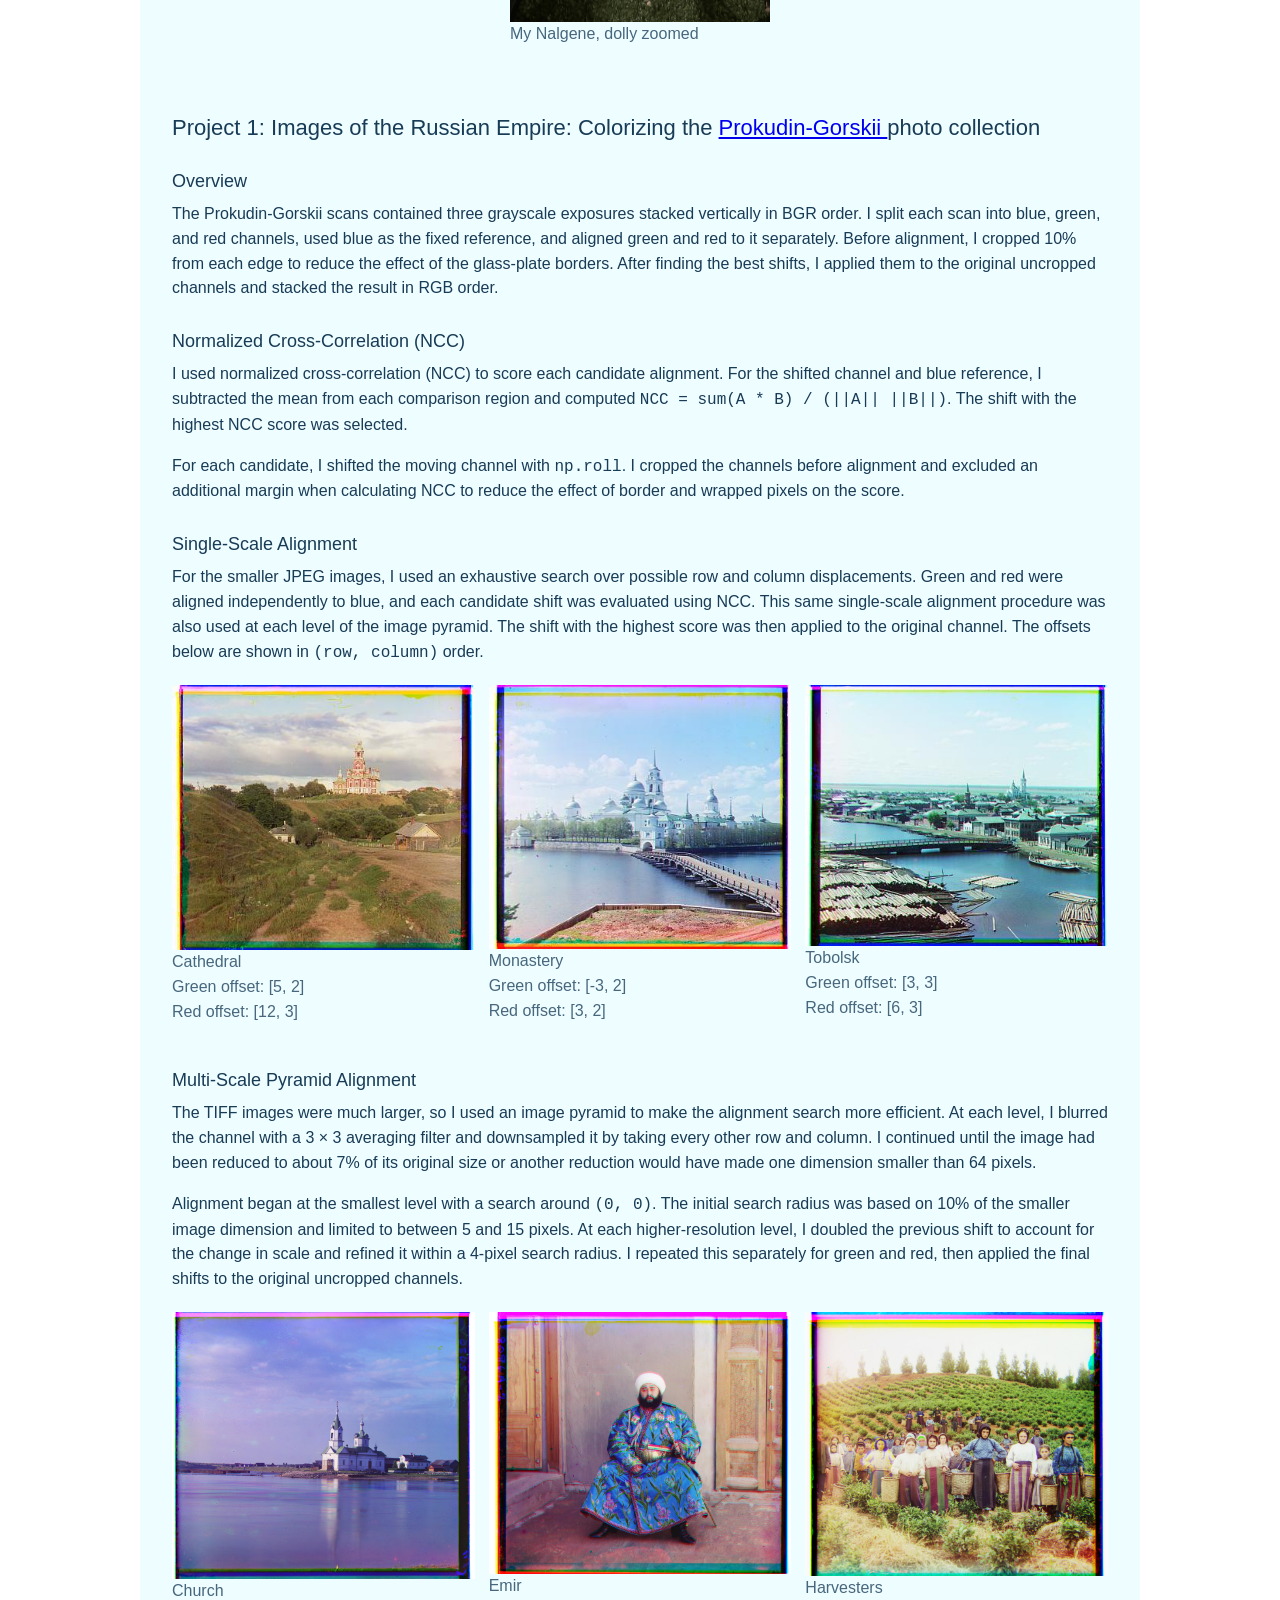
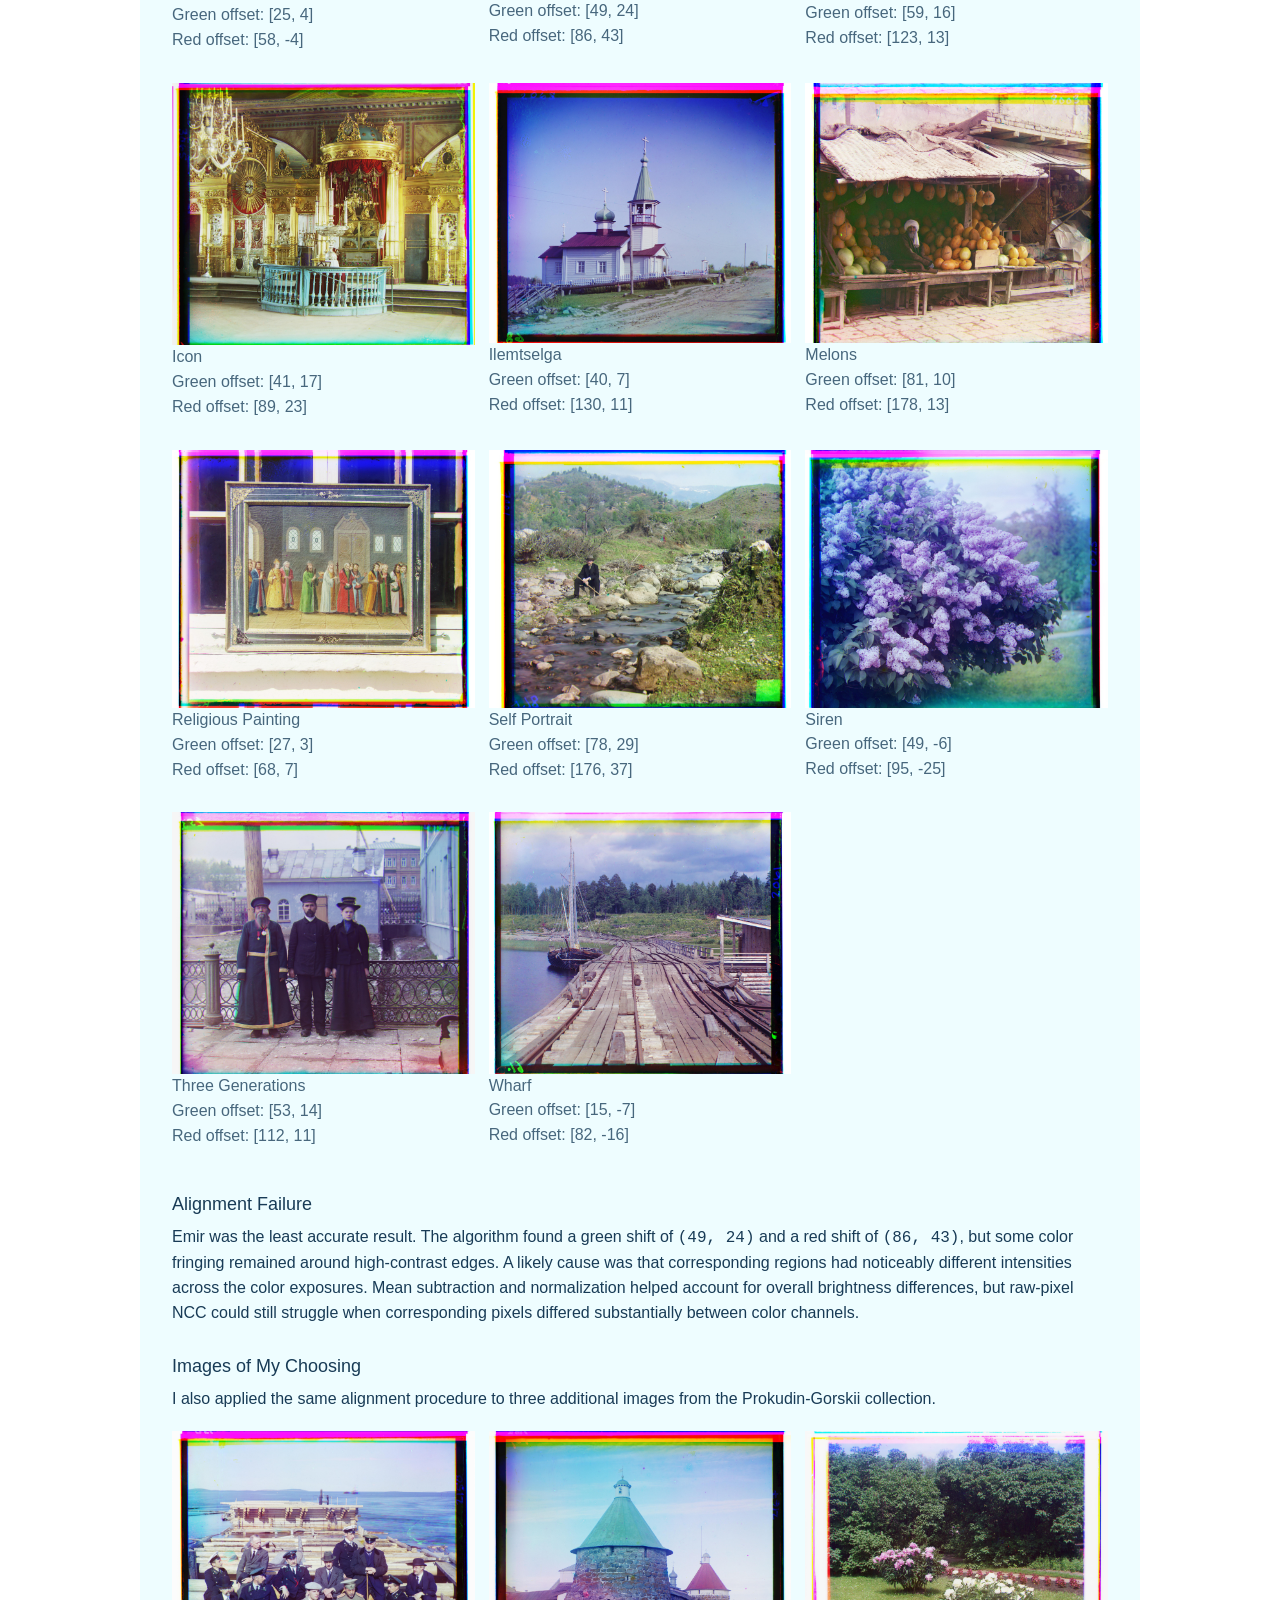
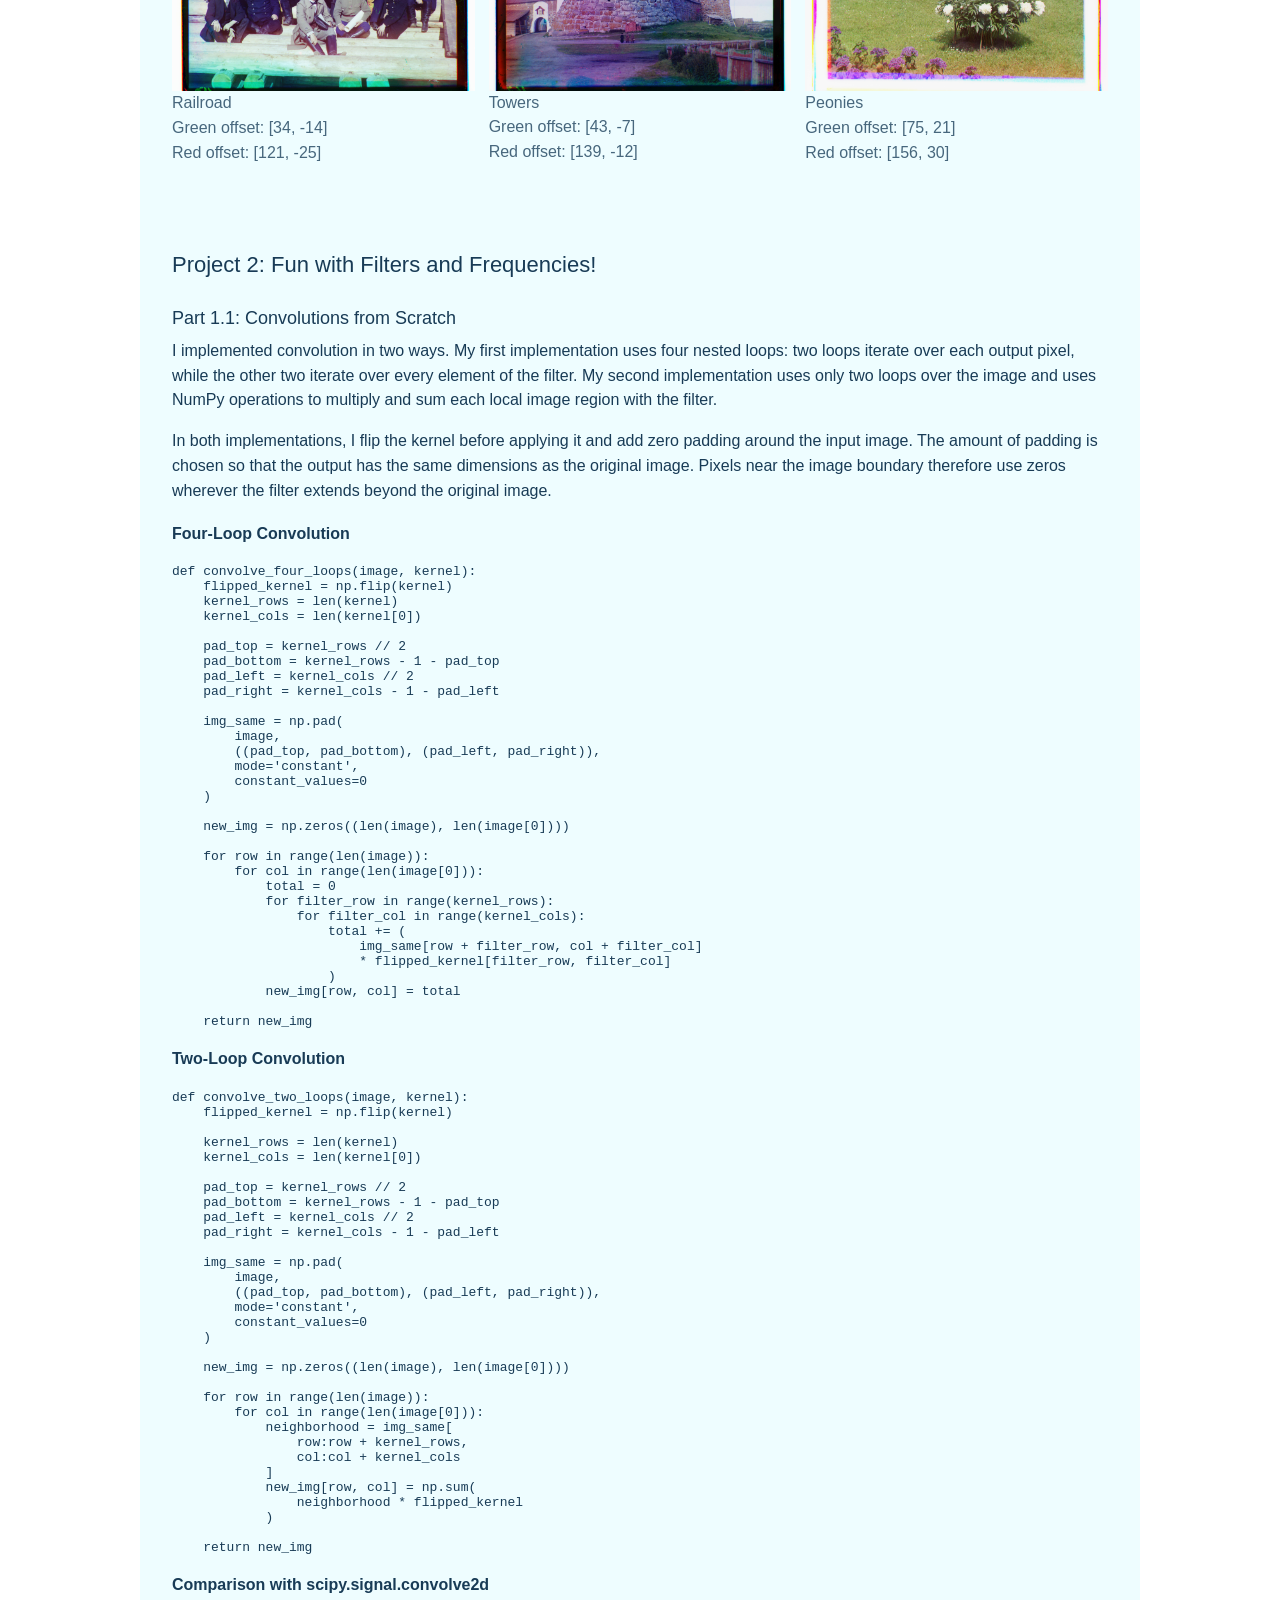
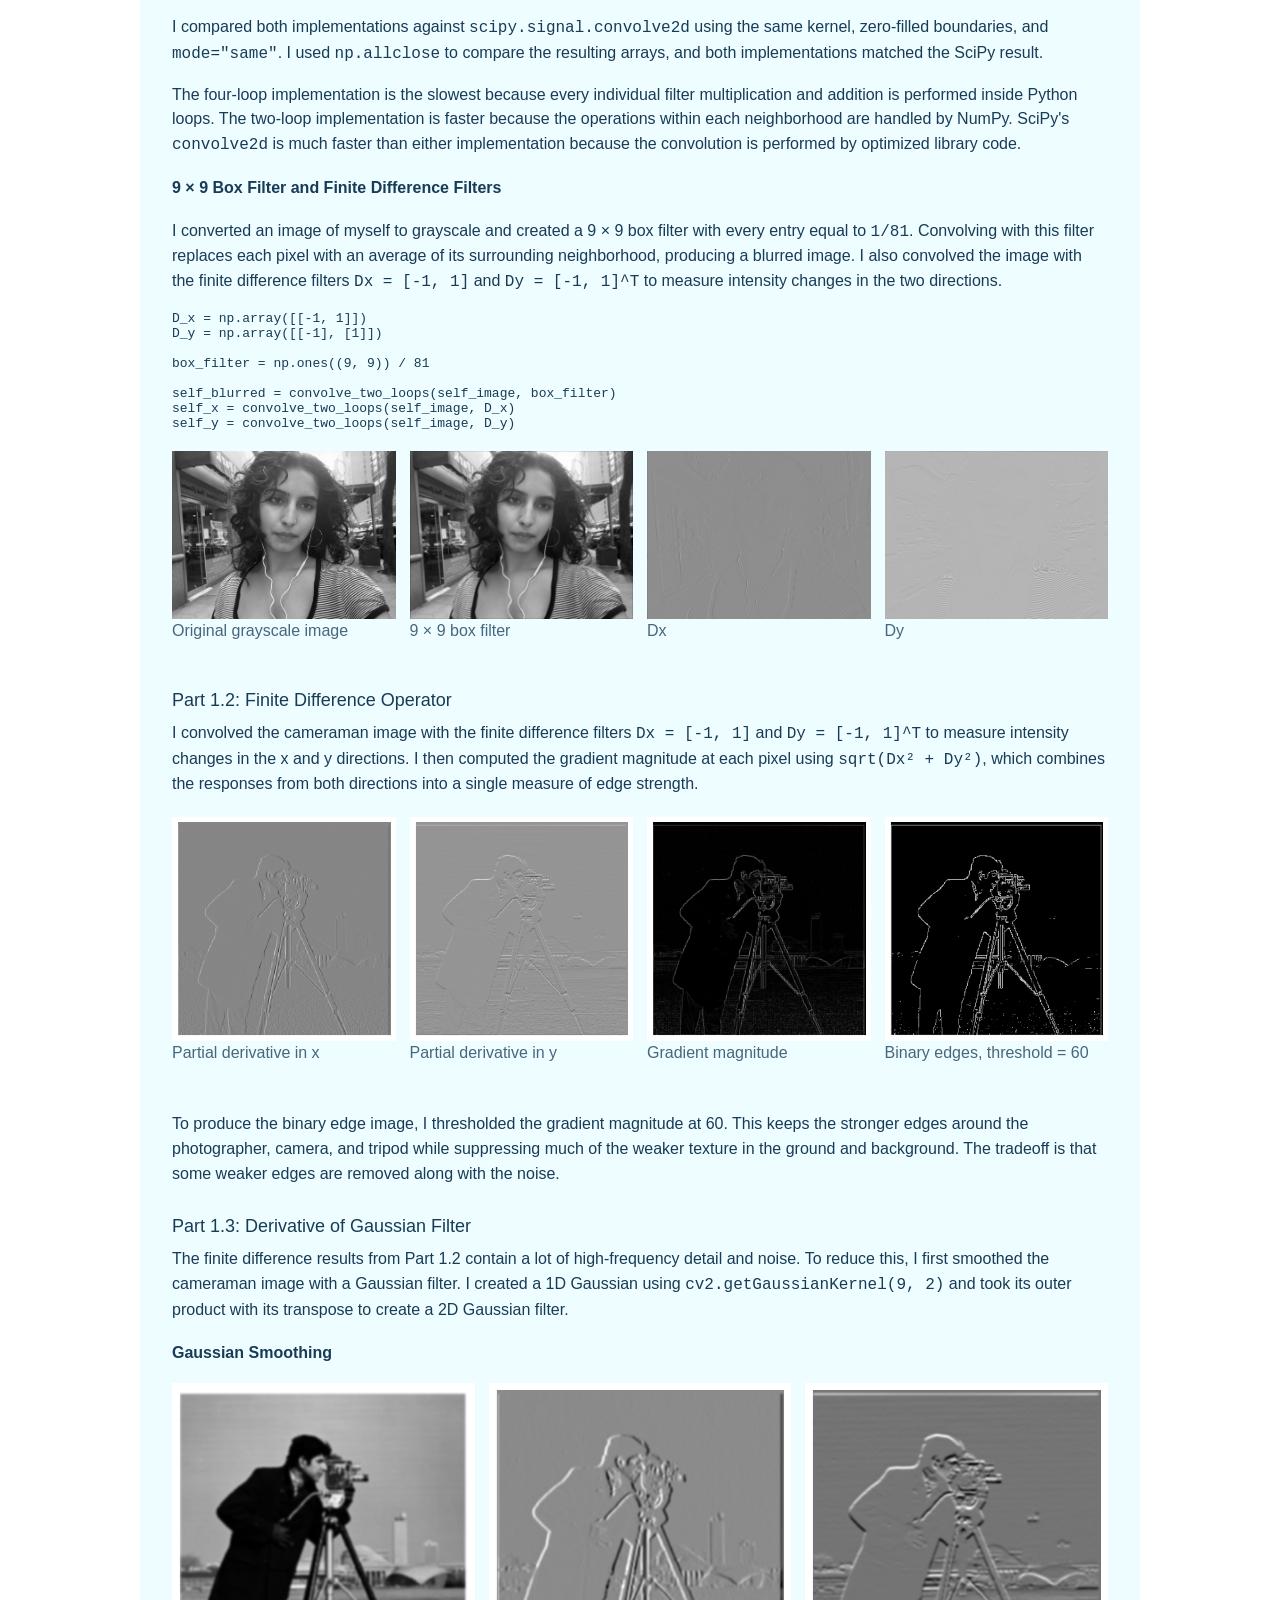
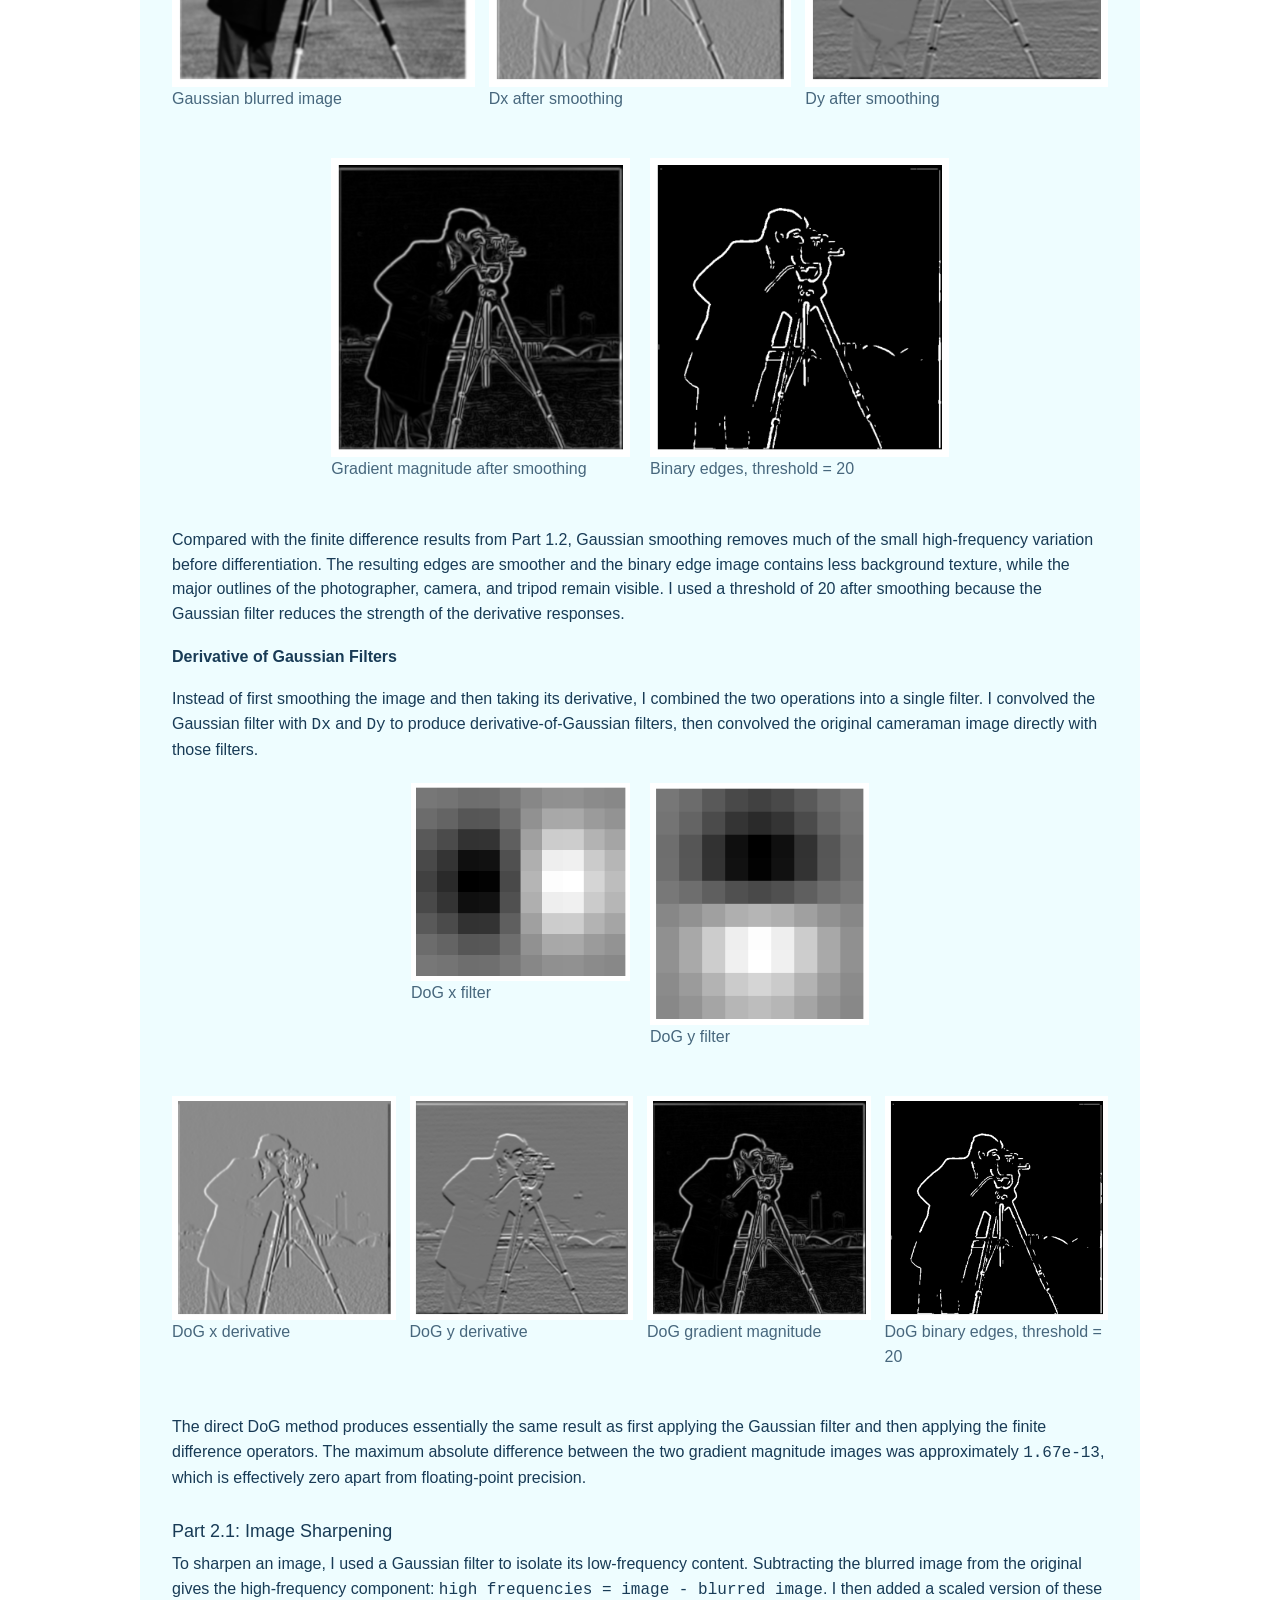
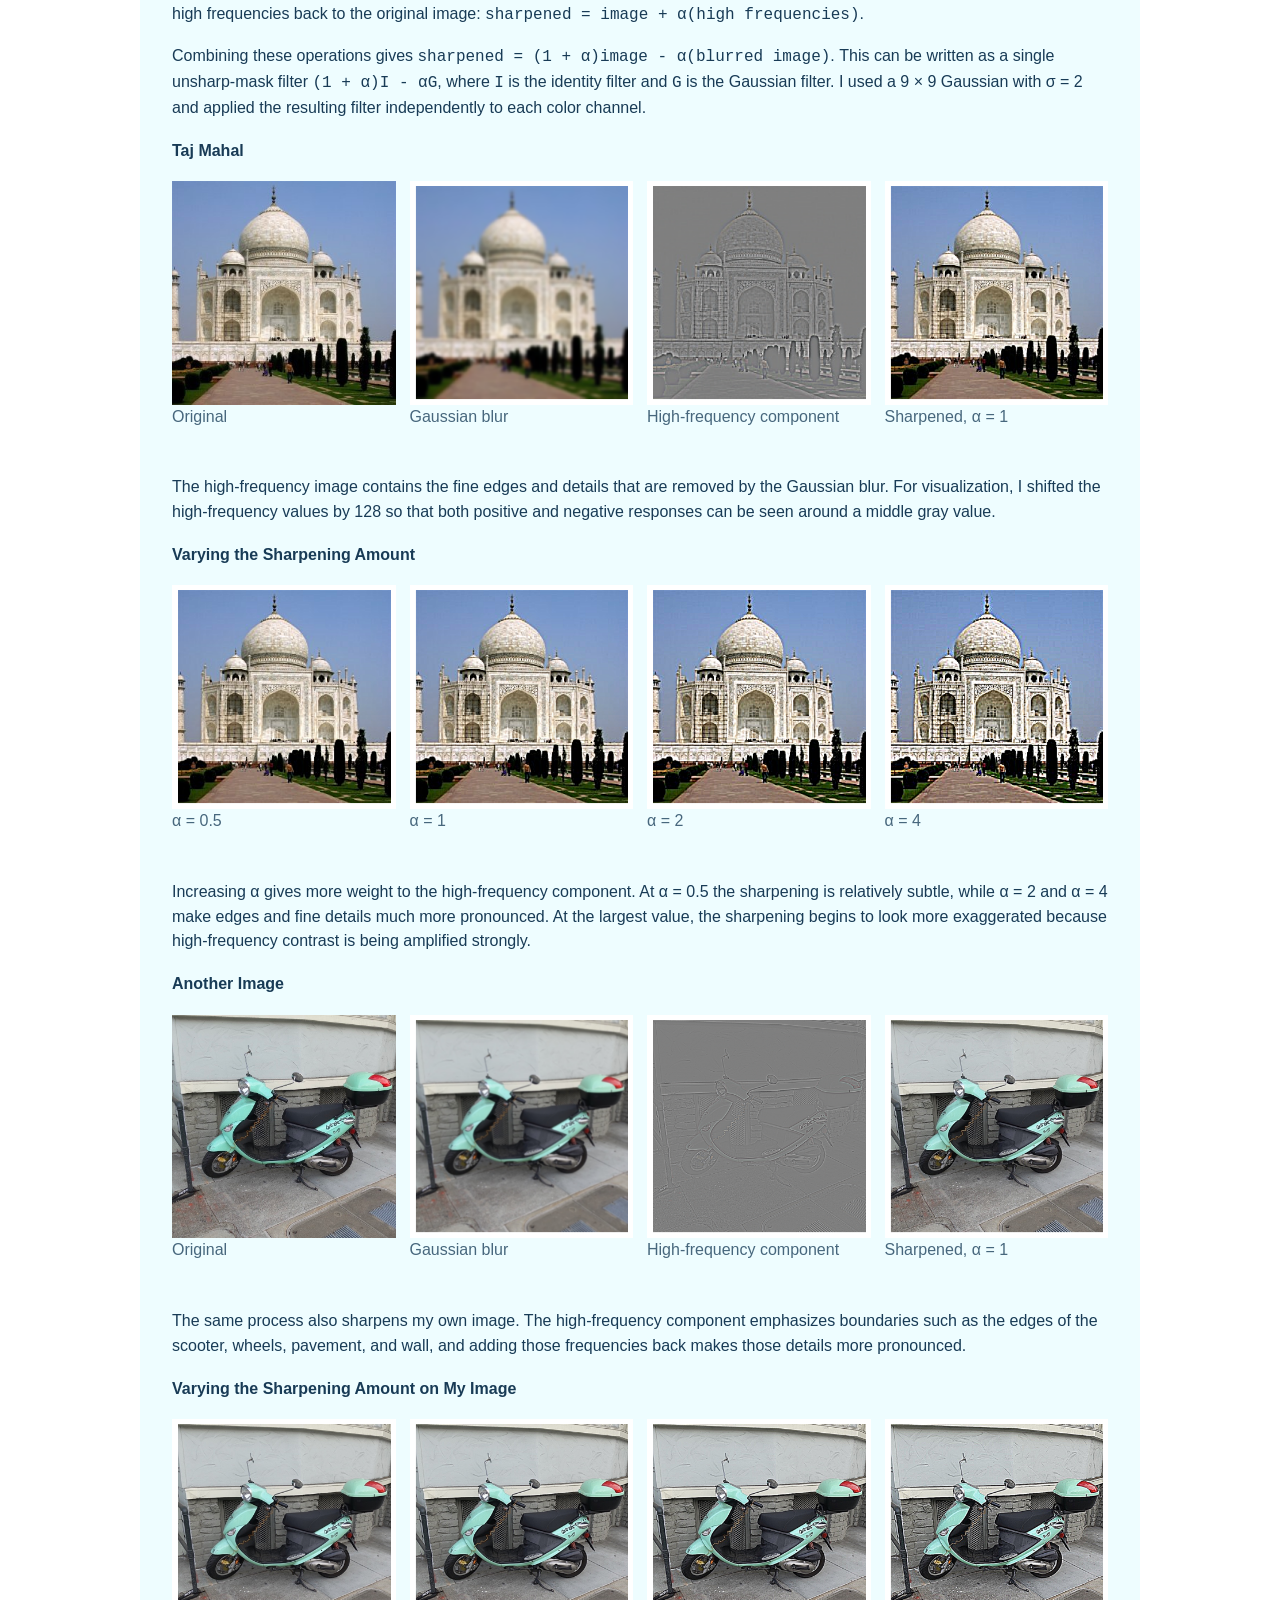
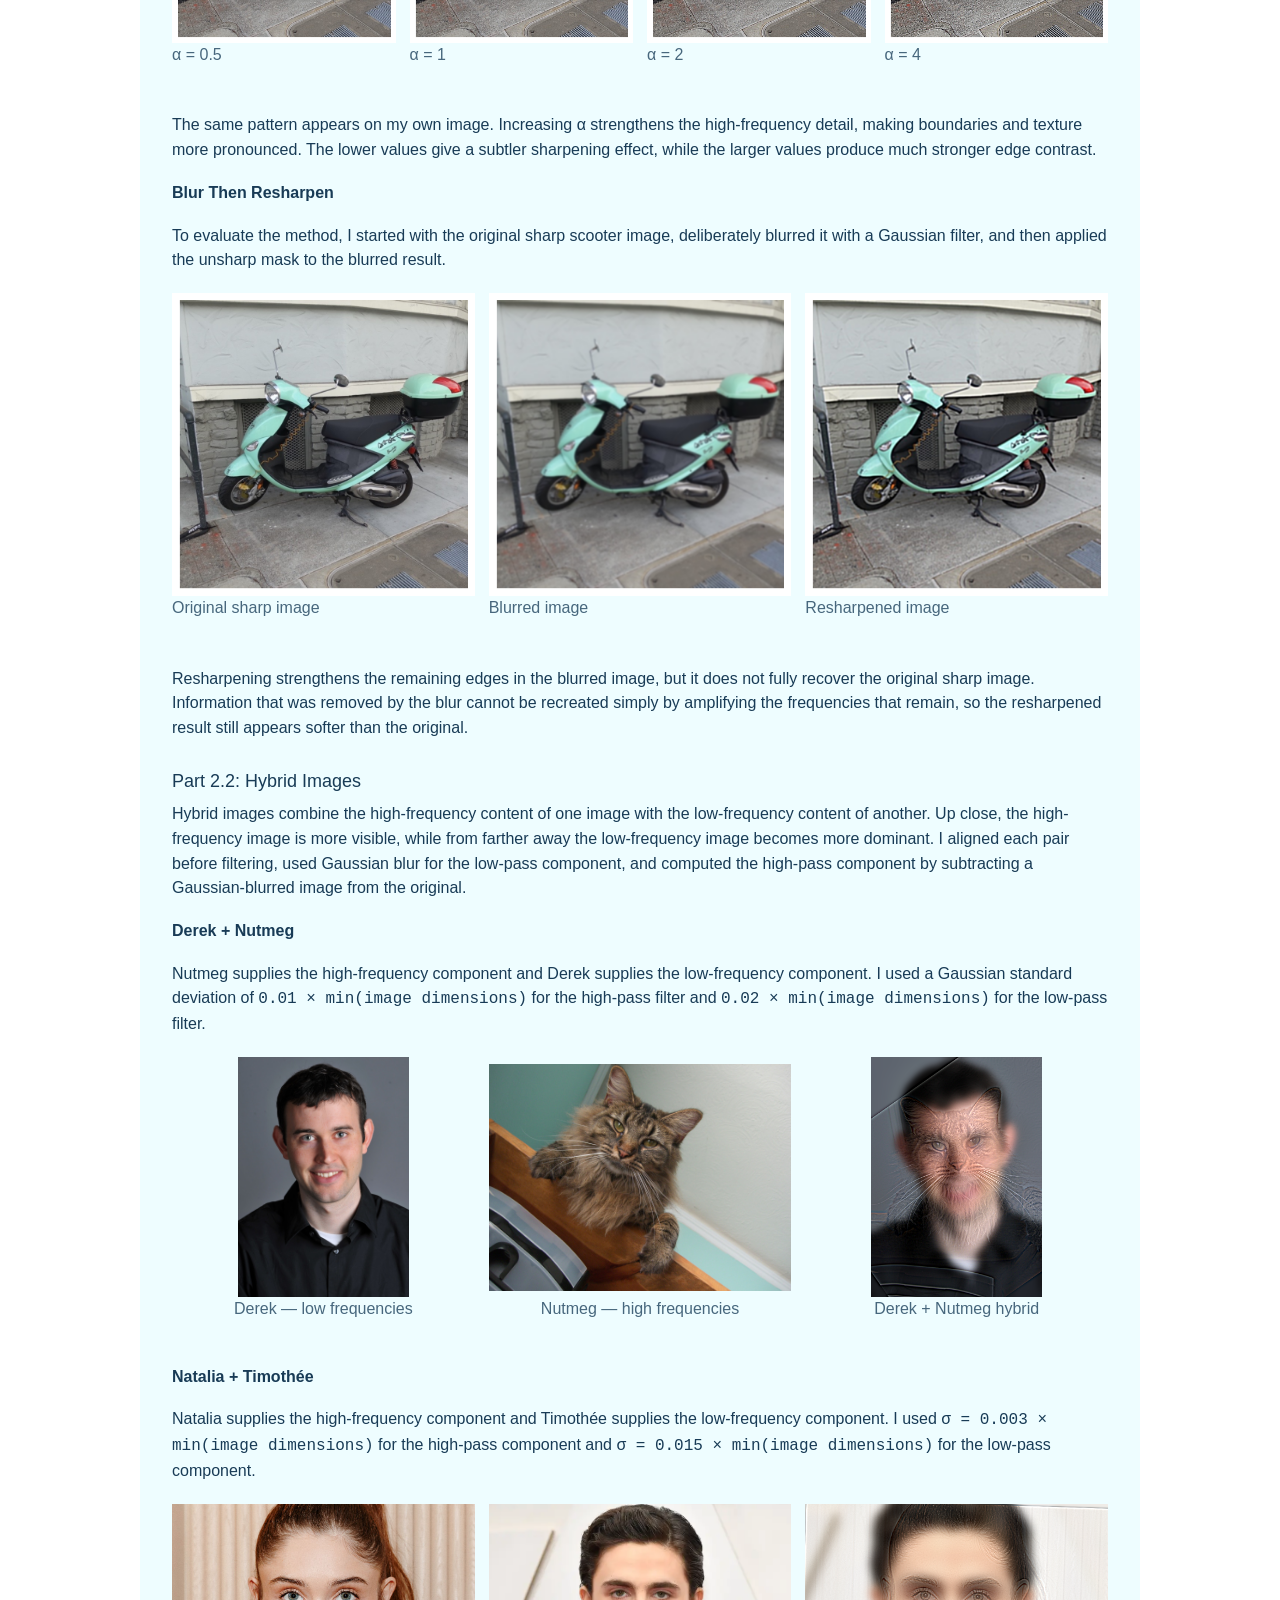
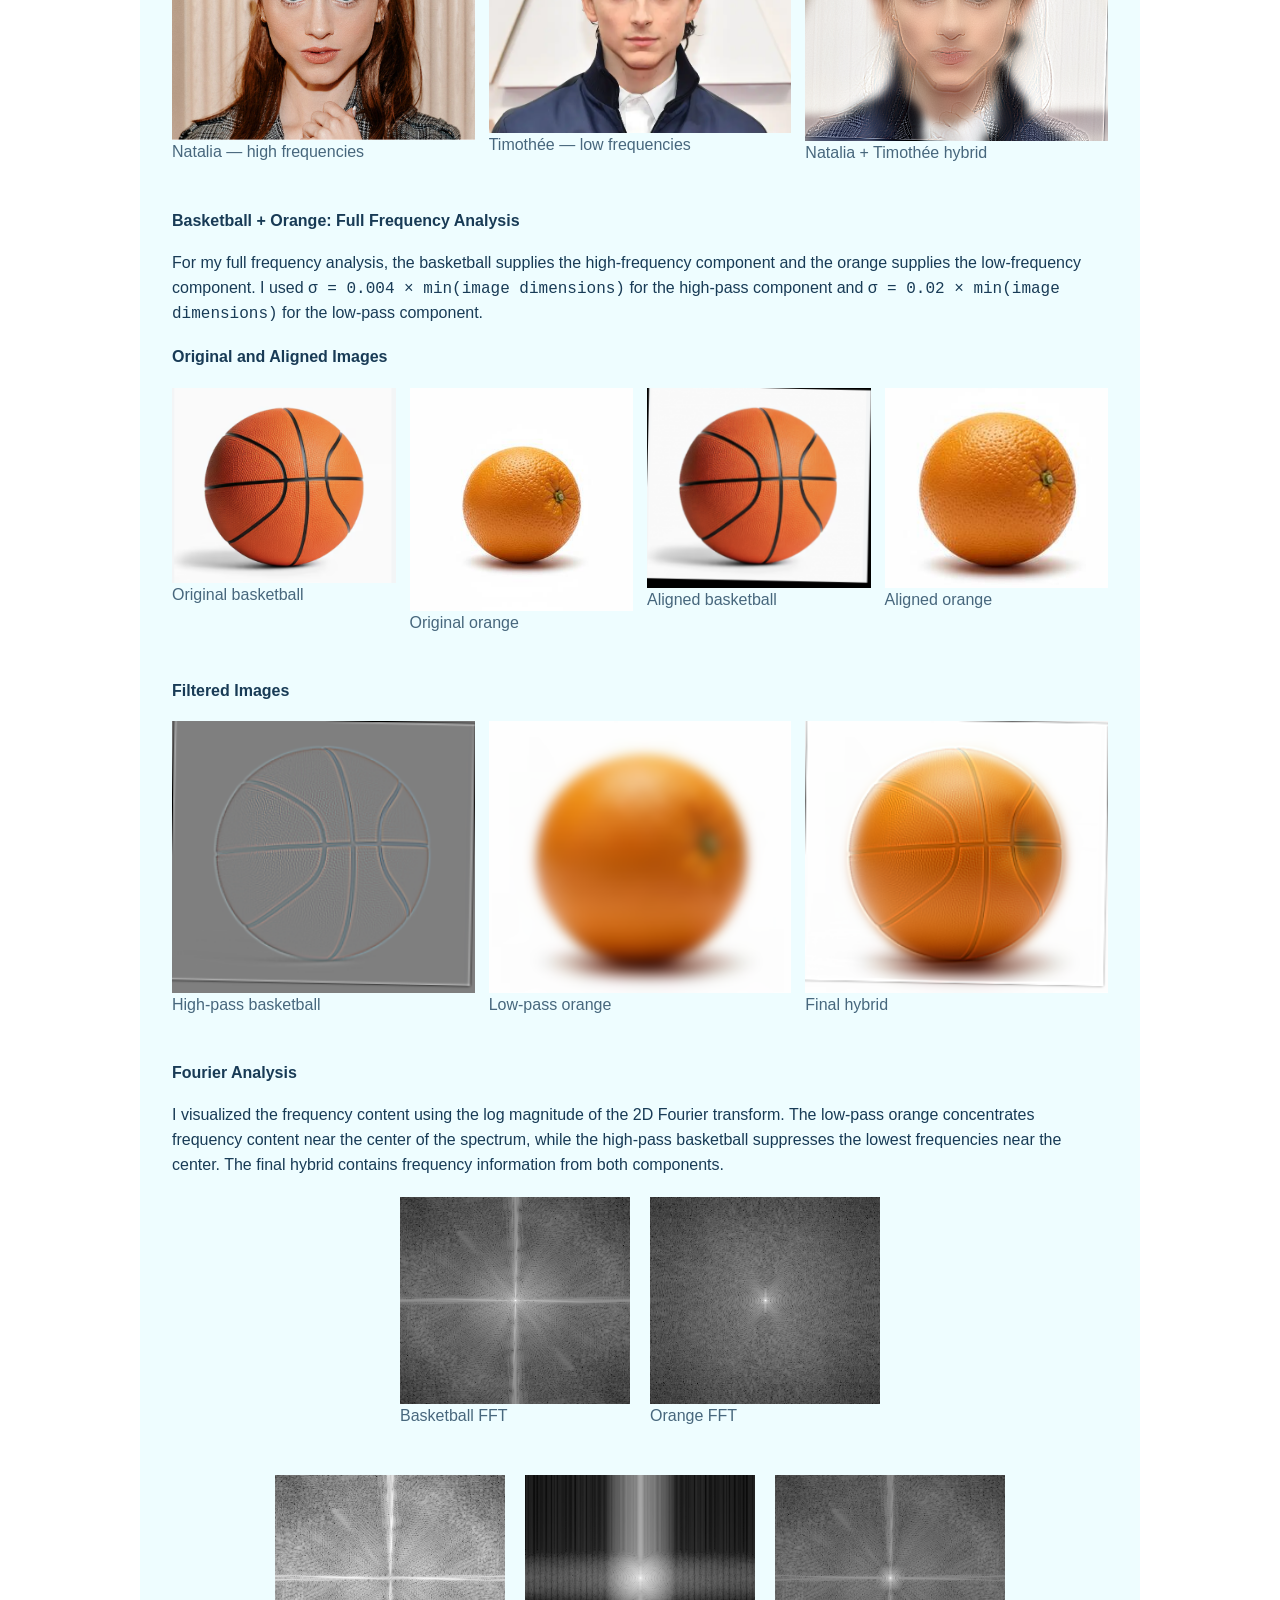
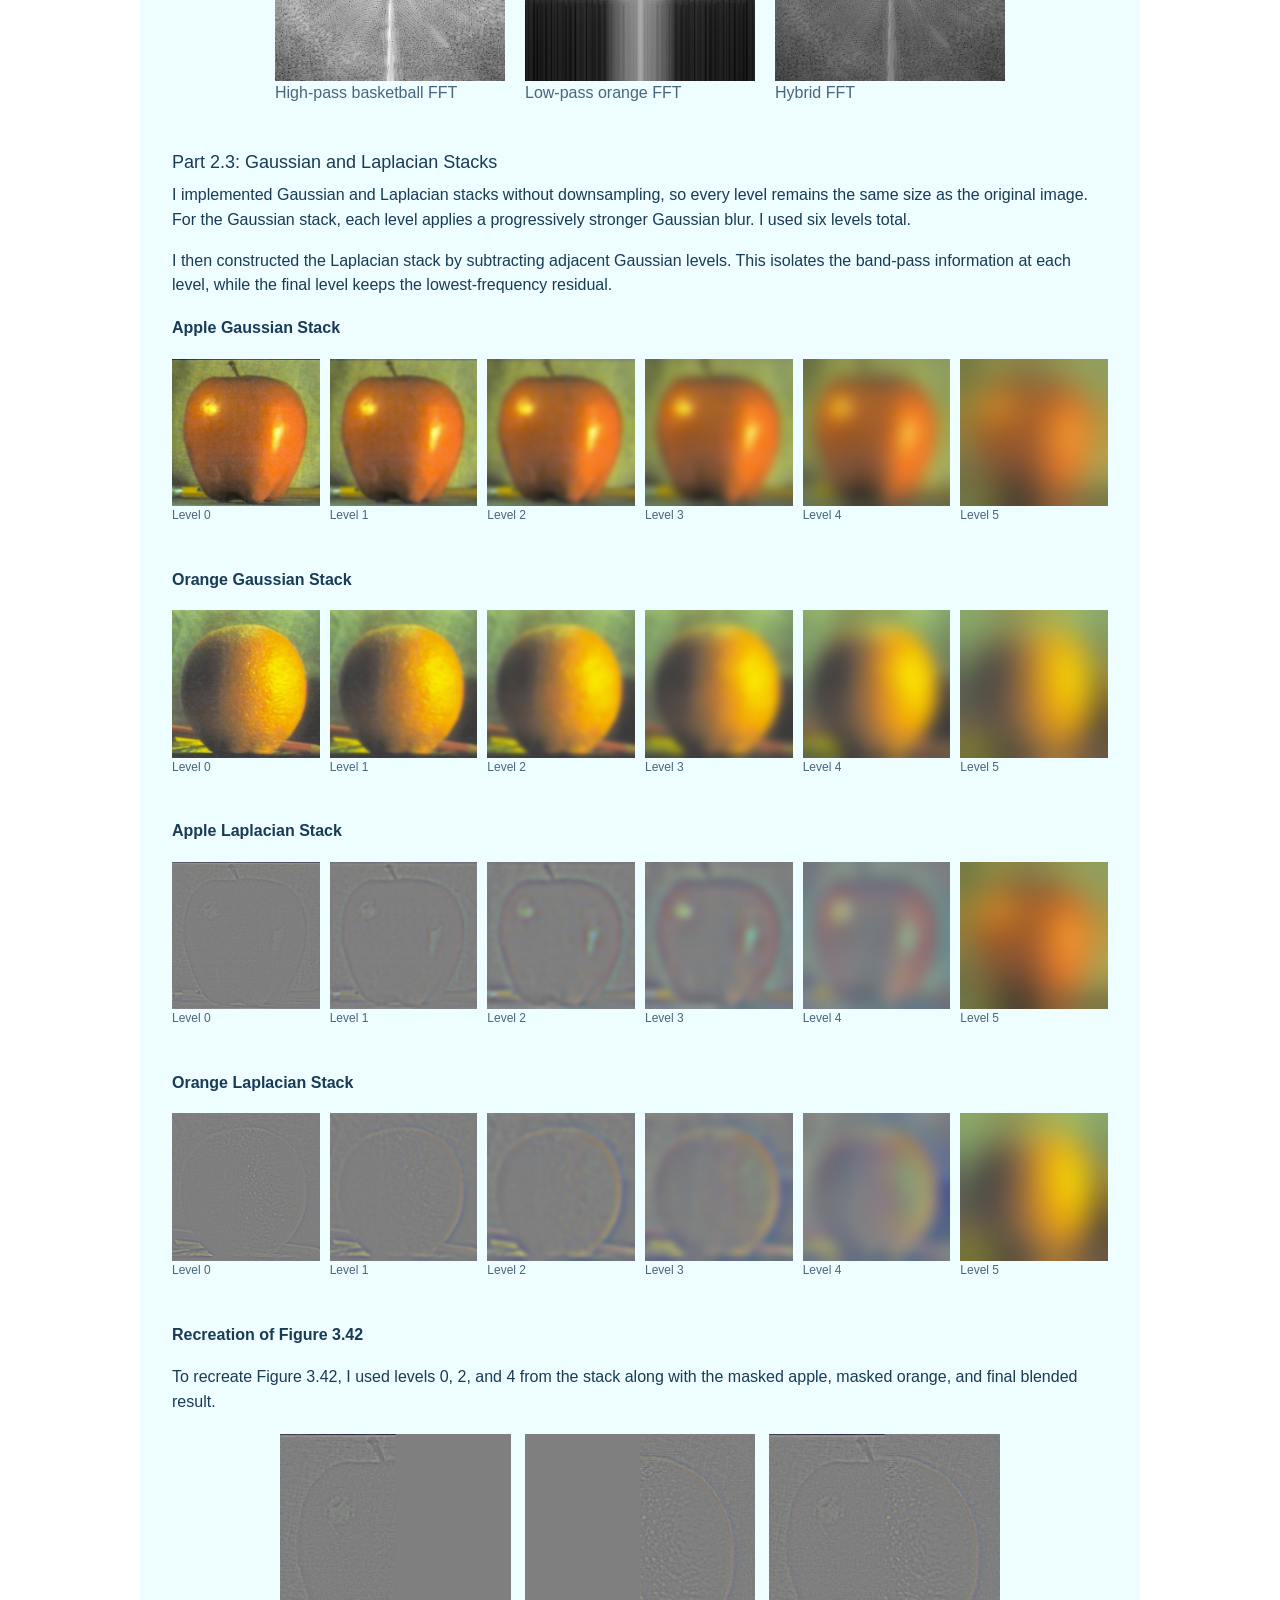
<file: index_before_final_1_1.html>
<!DOCTYPE html>
<html lang="en">

<head>
  <meta charset="UTF-8">
  <meta name="viewport" content="width=device-width, initial-scale=1.0">
  <title>Riya Sehgal - CS 180/280A</title>
  <link rel="stylesheet" href="./style.css">
</head>

<body>
  <main class="page">

    <section class="intro-header">
      <h1>CS 180/280A - Introduction to Computer Vision and Computational Photography</h1>
      <p>This is my project portfolio.</p>
    </section>

    <nav class="project-nav">
      <a href="#project0" class="project-tab active">Project 0</a>
      <a href="#project1" class="project-tab">Project 1</a>
      <a href="#project2" class="project-tab">Project 2</a>
    </nav>

    <section class="project" id="project0">
      <h2>Project 0: Becoming Friends with Your Camera</h2>

      <div class="project-content">

        <h3>Part 1: Selfie: The Wrong Way vs. The Right Way</h3>

        <div class="image-grid part1-images">
          <div class="figure">
            <img src="./media/wrong-way.jpg" alt="Wrong way selfie">
            <p class="caption">Wrong Way</p>
          </div>

          <div class="figure">
            <img src="./media/right-way.jpg" alt="Right way selfie">
            <p class="caption">Right Way</p>
          </div>
        </div>

        <h3>Part 2: Architectural Perspective Compression</h3>

        <div class="image-grid part2-images">
          <div class="figure">
            <img src="./media/far-zoom.jpg" alt="Far away zoomed in">
            <p class="caption">Far + Zoom</p>
          </div>

          <div class="figure">
            <img src="./media/close.jpg" alt="Close view">
            <p class="caption">Close</p>
          </div>
        </div>

        <h3>Part 3: The Dolly Zoom</h3>

        <div class="dolly-zoom">
          <img src="./media/dolly-zoom.gif" alt="Dolly zoom effect">
          <p class="caption">My Nalgene, dolly zoomed</p>
        </div>

      </div>
    </section>


    <section class="project" id="project1">

      <h2>
        Project 1: Images of the Russian Empire: Colorizing the
        <a href="https://www.loc.gov/collections/prokudin-gorskii/" target="_blank">
          Prokudin-Gorskii
        </a>
        photo collection
      </h2>

      <div class="project-content">

        <h3>Overview</h3>
        <p>
          The Prokudin-Gorskii scans contained three grayscale exposures stacked vertically in BGR order. I split each scan into blue, green, and red channels, used blue as the fixed reference, and aligned green and red to it separately. Before alignment, I cropped 10% from each edge to reduce the effect of the glass-plate borders. After finding the best shifts, I applied them to the original uncropped channels and stacked the result in RGB order.
        </p>

        <h3>Normalized Cross-Correlation (NCC)</h3>
        <p>
          I used normalized cross-correlation (NCC) to score each candidate alignment. For the shifted channel and blue reference, I subtracted the mean from each comparison region and computed <code>NCC = sum(A * B) / (||A|| ||B||)</code>. The shift with the highest NCC score was selected.
        </p>
        <p>
          For each candidate, I shifted the moving channel with <code>np.roll</code>. I cropped the channels before alignment and excluded an additional margin when calculating NCC to reduce the effect of border and wrapped pixels on the score.
        </p>

        <h3>Single-Scale Alignment</h3>
        <p>
          For the smaller JPEG images, I used an exhaustive search over possible row and column displacements. Green and red were aligned independently to blue, and each candidate shift was evaluated using NCC. This same single-scale alignment procedure was also used at each level of the image pyramid. The shift with the highest score was then applied to the original channel. The offsets below are shown in <code>(row, column)</code> order.
        </p>

        <div class="image-grid three">

          <div class="figure">
            <img src="./1/cathedral_color.jpg" alt="Cathedral">
            <p class="caption">
              Cathedral<br>
              Green offset: [x, y]<br>
              Red offset: [x, y]
            </p>
          </div>

          <div class="figure">
            <img src="./1/monastery_color.jpg" alt="Monastery">
            <p class="caption">
              Monastery<br>
              Green offset: [x, y]<br>
              Red offset: [x, y]
            </p>
          </div>

          <div class="figure">
            <img src="./1/tobolsk_color.jpg" alt="Tobolsk">
            <p class="caption">
              Tobolsk<br>
              Green offset: [x, y]<br>
              Red offset: [x, y]
            </p>
          </div>

        </div>


        <h3>Multi-Scale Pyramid Alignment</h3>
        <p>
          The TIFF images were much larger, so I used an image pyramid to make the alignment search more efficient. At each level, I blurred the channel with a 3 × 3 averaging filter and downsampled it by taking every other row and column. I continued until the image had been reduced to about 7% of its original size or another reduction would have made one dimension smaller than 64 pixels.
        </p>
        <p>
          Alignment began at the smallest level with a search around <code>(0, 0)</code>. The initial search radius was based on 10% of the smaller image dimension and limited to between 5 and 15 pixels. At each higher-resolution level, I doubled the previous shift to account for the change in scale and refined it within a 4-pixel search radius. I repeated this separately for green and red, then applied the final shifts to the original uncropped channels.
        </p>

        <div class="image-grid three">

          <div class="figure">
            <img src="./1/church_color.jpg" alt="Church">
            <p class="caption">
              Church<br>
              Green offset: [x, y]<br>
              Red offset: [x, y]
            </p>
          </div>

          <div class="figure">
            <img src="./1/emir_color.jpg" alt="Emir">
            <p class="caption">
              Emir<br>
              Green offset: [x, y]<br>
              Red offset: [x, y]
            </p>
          </div>

          <div class="figure">
            <img src="./1/harvesters_color.jpg" alt="Harvesters">
            <p class="caption">
              Harvesters<br>
              Green offset: [x, y]<br>
              Red offset: [x, y]
            </p>
          </div>

          <div class="figure">
            <img src="./1/icon_color.jpg" alt="Icon">
            <p class="caption">
              Icon<br>
              Green offset: [x, y]<br>
              Red offset: [x, y]
            </p>
          </div>

          <div class="figure">
            <img src="./1/ilemselga_color.jpg" alt="Ilemtselga">
            <p class="caption">
              Ilemtselga<br>
              Green offset: [x, y]<br>
              Red offset: [x, y]
            </p>
          </div>

          <div class="figure">
            <img src="./1/melons_color.jpg" alt="Melons">
            <p class="caption">
              Melons<br>
              Green offset: [x, y]<br>
              Red offset: [x, y]
            </p>
          </div>

          <div class="figure">
            <img src="./1/religous_painting_color.jpg" alt="Religious Painting">
            <p class="caption">
              Religious Painting<br>
              Green offset: [x, y]<br>
              Red offset: [x, y]
            </p>
          </div>

          <div class="figure">
            <img src="./1/self_portrait_color.jpg" alt="Self Portrait">
            <p class="caption">
              Self Portrait<br>
              Green offset: [x, y]<br>
              Red offset: [x, y]
            </p>
          </div>

          <div class="figure">
            <img src="./1/siren_color.jpg" alt="Siren">
            <p class="caption">
              Siren<br>
              Green offset: [x, y]<br>
              Red offset: [x, y]
            </p>
          </div>

          <div class="figure">
            <img src="./1/three_generations_color.jpg" alt="Three Generations">
            <p class="caption">
              Three Generations<br>
              Green offset: [x, y]<br>
              Red offset: [x, y]
            </p>
          </div>

          <div class="figure">
            <img src="./1/wharf_color.jpg" alt="Wharf">
            <p class="caption">
              Wharf<br>
              Green offset: [x, y]<br>
              Red offset: [x, y]
            </p>
          </div>

        </div>


        <h3>Alignment Failure</h3>
        <p>
          Emir was the least accurate result. The algorithm found a green shift of <code>(49, 24)</code> and a red shift of <code>(86, 43)</code>, but some color fringing remained around high-contrast edges. A likely cause was that corresponding regions had noticeably different intensities across the color exposures. Mean subtraction and normalization helped account for overall brightness differences, but raw-pixel NCC could still struggle when corresponding pixels differed substantially between color channels.
        </p>

        <h3>Images of My Choosing</h3>
        <p>
          I also applied the same alignment procedure to three additional images from the Prokudin-Gorskii collection.
        </p>

        <div class="image-grid three">

          <div class="figure">
            <img src="./1/railroad_color.jpg" alt="Railroad">
            <p class="caption">
              Railroad<br>
              Green offset: [x, y]<br>
              Red offset: [x, y]
            </p>
          </div>

          <div class="figure">
            <img src="./1/towers_color.jpg" alt="Towers">
            <p class="caption">
              Towers<br>
              Green offset: [x, y]<br>
              Red offset: [x, y]
            </p>
          </div>

          <div class="figure">
            <img src="./1/peonies_color.jpg" alt="Peonies">
            <p class="caption">
              Peonies<br>
              Green offset: [x, y]<br>
              Red offset: [x, y]
            </p>
          </div>

        </div>

      </div>
    </section>


    <section class="project" id="project2">

      <h2>Project 2: Fun with Filters and Frequencies!</h2>

      <div class="project-content">


        <h3>Part 1.1: Convolutions from Scratch</h3>

        <p>
          I implemented convolution in two ways. My first implementation uses
          four nested loops: two loops iterate over each output pixel, while
          the other two iterate over every element of the filter. My second
          implementation uses only two loops over the image and uses NumPy
          operations to multiply and sum each local image region with the
          filter.
        </p>

        <p>
          In both implementations, I flip the kernel before applying it and
          add zero padding around the input image. The amount of padding is
          chosen so that the output has the same dimensions as the original
          image. Pixels near the image boundary therefore use zeros wherever
          the filter extends beyond the original image.
        </p>


        <h4>Four-Loop Convolution</h4>

        <pre><code>def convolve_four_loops(image, kernel):
    flipped_kernel = np.flip(kernel)
    kernel_rows = len(kernel)
    kernel_cols = len(kernel[0])

    pad_top = kernel_rows // 2
    pad_bottom = kernel_rows - 1 - pad_top
    pad_left = kernel_cols // 2
    pad_right = kernel_cols - 1 - pad_left

    img_same = np.pad(
        image,
        ((pad_top, pad_bottom), (pad_left, pad_right)),
        mode='constant',
        constant_values=0
    )

    new_img = np.zeros((len(image), len(image[0])))

    for row in range(len(image)):
        for col in range(len(image[0])):
            total = 0
            for filter_row in range(kernel_rows):
                for filter_col in range(kernel_cols):
                    total += (
                        img_same[row + filter_row, col + filter_col]
                        * flipped_kernel[filter_row, filter_col]
                    )
            new_img[row, col] = total

    return new_img</code></pre>


        <h4>Two-Loop Convolution</h4>

        <pre><code>def convolve_two_loops(image, kernel):
    flipped_kernel = np.flip(kernel)

    kernel_rows = len(kernel)
    kernel_cols = len(kernel[0])

    pad_top = kernel_rows // 2
    pad_bottom = kernel_rows - 1 - pad_top
    pad_left = kernel_cols // 2
    pad_right = kernel_cols - 1 - pad_left

    img_same = np.pad(
        image,
        ((pad_top, pad_bottom), (pad_left, pad_right)),
        mode='constant',
        constant_values=0
    )

    new_img = np.zeros((len(image), len(image[0])))

    for row in range(len(image)):
        for col in range(len(image[0])):
            neighborhood = img_same[
                row:row + kernel_rows,
                col:col + kernel_cols
            ]
            new_img[row, col] = np.sum(
                neighborhood * flipped_kernel
            )

    return new_img</code></pre>


        <h4>Comparison with scipy.signal.convolve2d</h4>

        <p>
          I compared both implementations against
          <code>scipy.signal.convolve2d</code> using the same kernel,
          zero-filled boundaries, and <code>mode="same"</code>. I used
          <code>np.allclose</code> to compare the resulting arrays, and both
          implementations matched the SciPy result.
        </p>

        <p>
          The four-loop implementation is the slowest because every individual
          filter multiplication and addition is performed inside Python loops.
          The two-loop implementation is faster because the operations within
          each neighborhood are handled by NumPy. SciPy's
          <code>convolve2d</code> is much faster than either implementation
          because the convolution is performed by optimized library code.
        </p>


        <h4>9 × 9 Box Filter and Finite Difference Filters</h4>

        <p>
          I converted an image of myself to grayscale and created a 9 × 9 box
          filter with every entry equal to <code>1/81</code>. Convolving with
          this filter replaces each pixel with an average of its surrounding
          neighborhood, producing a blurred image. I also convolved the image
          with the finite difference filters
          <code>Dx = [-1, 1]</code> and
          <code>Dy = [-1, 1]^T</code> to measure intensity changes in the two
          directions.
        </p>

        <pre><code>D_x = np.array([[-1, 1]])
D_y = np.array([[-1], [1]])

box_filter = np.ones((9, 9)) / 81

self_blurred = convolve_two_loops(self_image, box_filter)
self_x = convolve_two_loops(self_image, D_x)
self_y = convolve_two_loops(self_image, D_y)</code></pre>


        <div class="image-grid four">

          <div class="figure">
            <img src="./2/1.1/self_original.png" alt="Original grayscale self image">
            <p class="caption">Original grayscale image</p>
          </div>

          <div class="figure">
            <img src="./2/1.1/self_box_filter.png" alt="Self image after 9 by 9 box filter">
            <p class="caption">9 × 9 box filter</p>
          </div>

          <div class="figure">
            <img src="./2/1.1/self_x_derivative.png" alt="Self image x derivative">
            <p class="caption">Dx</p>
          </div>

          <div class="figure">
            <img src="./2/1.1/self_y_derivative.png" alt="Self image y derivative">
            <p class="caption">Dy</p>
          </div>

        </div>



        <h3>Part 1.2: Finite Difference Operator</h3>

        <p>
          I convolved the cameraman image with the finite difference filters
          <code>Dx = [-1, 1]</code> and <code>Dy = [-1, 1]^T</code>
          to measure intensity changes in the x and y directions. I then
          computed the gradient magnitude at each pixel using
          <code>sqrt(Dx² + Dy²)</code>, which combines the responses from
          both directions into a single measure of edge strength.
        </p>

        <div class="image-grid four">

          <div class="figure">
            <img src="./2/1.2/x_derivative.png" alt="Cameraman x derivative">
            <p class="caption">Partial derivative in x</p>
          </div>

          <div class="figure">
            <img src="./2/1.2/y_derivative.png" alt="Cameraman y derivative">
            <p class="caption">Partial derivative in y</p>
          </div>

          <div class="figure">
            <img src="./2/1.2/gradient_magnitude.png" alt="Cameraman gradient magnitude">
            <p class="caption">Gradient magnitude</p>
          </div>

          <div class="figure">
            <img src="./2/1.2/binary_edges.png" alt="Thresholded cameraman edges">
            <p class="caption">Binary edges, threshold = 60</p>
          </div>

        </div>

        <p>
          To produce the binary edge image, I thresholded the gradient
          magnitude at 60. This keeps the stronger edges around the
          photographer, camera, and tripod while suppressing much of the
          weaker texture in the ground and background. The tradeoff is that
          some weaker edges are removed along with the noise.
        </p>



        <h3>Part 1.3: Derivative of Gaussian Filter</h3>

        <p>
          The finite difference results from Part 1.2 contain a lot of
          high-frequency detail and noise. To reduce this, I first smoothed
          the cameraman image with a Gaussian filter. I created a 1D Gaussian
          using <code>cv2.getGaussianKernel(9, 2)</code> and took its outer
          product with its transpose to create a 2D Gaussian filter.
        </p>


        <h4>Gaussian Smoothing</h4>

        <div class="image-grid three">

          <div class="figure">
            <img src="./2/1.3/gaussian_blur.png" alt="Gaussian blurred cameraman">
            <p class="caption">Gaussian blurred image</p>
          </div>

          <div class="figure">
            <img src="./2/1.3/blurred_x_derivative.png" alt="X derivative after Gaussian smoothing">
            <p class="caption">Dx after smoothing</p>
          </div>

          <div class="figure">
            <img src="./2/1.3/blurred_y_derivative.png" alt="Y derivative after Gaussian smoothing">
            <p class="caption">Dy after smoothing</p>
          </div>

        </div>


        <div class="image-grid two-match-three">

          <div class="figure">
            <img src="./2/1.3/blurred_gradient_magnitude.png" alt="Gradient magnitude after smoothing">
            <p class="caption">Gradient magnitude after smoothing</p>
          </div>

          <div class="figure">
            <img src="./2/1.3/blurred_binary_edges.png" alt="Binary edges after smoothing">
            <p class="caption">Binary edges, threshold = 20</p>
          </div>

        </div>

        <p>
          Compared with the finite difference results from Part 1.2, Gaussian
          smoothing removes much of the small high-frequency variation before
          differentiation. The resulting edges are smoother and the binary
          edge image contains less background texture, while the major
          outlines of the photographer, camera, and tripod remain visible.
          I used a threshold of 20 after smoothing because the Gaussian filter
          reduces the strength of the derivative responses.
        </p>


        <h4>Derivative of Gaussian Filters</h4>

        <p>
          Instead of first smoothing the image and then taking its derivative,
          I combined the two operations into a single filter. I convolved the
          Gaussian filter with <code>Dx</code> and <code>Dy</code> to produce
          derivative-of-Gaussian filters, then convolved the original cameraman
          image directly with those filters.
        </p>


        <div class="image-grid two-match-four">

          <div class="figure">
            <img src="./2/1.3/DoG_x_filter.png" alt="Derivative of Gaussian x filter">
            <p class="caption">DoG x filter</p>
          </div>

          <div class="figure">
            <img src="./2/1.3/DoG_y_filter.png" alt="Derivative of Gaussian y filter">
            <p class="caption">DoG y filter</p>
          </div>

        </div>


        <div class="image-grid four">

          <div class="figure">
            <img src="./2/1.3/DoG_x_derivative.png" alt="DoG x derivative">
            <p class="caption">DoG x derivative</p>
          </div>

          <div class="figure">
            <img src="./2/1.3/DoG_y_derivative.png" alt="DoG y derivative">
            <p class="caption">DoG y derivative</p>
          </div>

          <div class="figure">
            <img src="./2/1.3/DoG_gradient_magnitude.png" alt="DoG gradient magnitude">
            <p class="caption">DoG gradient magnitude</p>
          </div>

          <div class="figure">
            <img src="./2/1.3/DoG_binary_edges.png" alt="DoG binary edges">
            <p class="caption">DoG binary edges, threshold = 20</p>
          </div>

        </div>

        <p>
          The direct DoG method produces essentially the same result as first
          applying the Gaussian filter and then applying the finite difference
          operators. The maximum absolute difference between the two gradient
          magnitude images was approximately <code>1.67e-13</code>, which is
          effectively zero apart from floating-point precision.
        </p>



        <h3>Part 2.1: Image Sharpening</h3>

        <p>
          To sharpen an image, I used a Gaussian filter to isolate its
          low-frequency content. Subtracting the blurred image from the
          original gives the high-frequency component:
          <code>high frequencies = image - blurred image</code>.
          I then added a scaled version of these high frequencies back to
          the original image:
          <code>sharpened = image + α(high frequencies)</code>.
        </p>

        <p>
          Combining these operations gives
          <code>sharpened = (1 + α)image - α(blurred image)</code>.
          This can be written as a single unsharp-mask filter
          <code>(1 + α)I - αG</code>, where <code>I</code> is the
          identity filter and <code>G</code> is the Gaussian filter.
          I used a 9 × 9 Gaussian with σ = 2 and applied the resulting
          filter independently to each color channel.
        </p>


        <h4>Taj Mahal</h4>

        <div class="image-grid four">

          <div class="figure">
            <img src="./2/2.1/taj.jpg" alt="Original Taj Mahal">
            <p class="caption">Original</p>
          </div>

          <div class="figure">
            <img src="./2/2.1/taj_blurred.png" alt="Blurred Taj Mahal">
            <p class="caption">Gaussian blur</p>
          </div>

          <div class="figure">
            <img src="./2/2.1/taj_high_frequency.png" alt="Taj Mahal high frequencies">
            <p class="caption">High-frequency component</p>
          </div>

          <div class="figure">
            <img src="./2/2.1/taj_sharpened.png" alt="Sharpened Taj Mahal">
            <p class="caption">Sharpened, α = 1</p>
          </div>

        </div>

        <p>
          The high-frequency image contains the fine edges and details that
          are removed by the Gaussian blur. For visualization, I shifted the
          high-frequency values by 128 so that both positive and negative
          responses can be seen around a middle gray value.
        </p>


        <h4>Varying the Sharpening Amount</h4>

        <div class="image-grid four">

          <div class="figure">
            <img src="./2/2.1/taj_sharpened_alpha0.5.png" alt="Taj sharpened with alpha 0.5">
            <p class="caption">α = 0.5</p>
          </div>

          <div class="figure">
            <img src="./2/2.1/taj_sharpened.png" alt="Taj sharpened with alpha 1">
            <p class="caption">α = 1</p>
          </div>

          <div class="figure">
            <img src="./2/2.1/taj_sharpened_alpha2.png" alt="Taj sharpened with alpha 2">
            <p class="caption">α = 2</p>
          </div>

          <div class="figure">
            <img src="./2/2.1/taj_sharpened_alpha4.png" alt="Taj sharpened with alpha 4">
            <p class="caption">α = 4</p>
          </div>

        </div>

        <p>
          Increasing α gives more weight to the high-frequency component.
          At α = 0.5 the sharpening is relatively subtle, while α = 2 and
          α = 4 make edges and fine details much more pronounced. At the
          largest value, the sharpening begins to look more exaggerated
          because high-frequency contrast is being amplified strongly.
        </p>


        <h4>Another Image</h4>

        <div class="image-grid four">

          <div class="figure">
            <img src="./2/2.1/mypic2.1.jpg" alt="Original scooter image">
            <p class="caption">Original</p>
          </div>

          <div class="figure">
            <img src="./2/2.1/mine_blurred.png" alt="Blurred scooter image">
            <p class="caption">Gaussian blur</p>
          </div>

          <div class="figure">
            <img src="./2/2.1/mine_high_frequency.png" alt="Scooter high frequencies">
            <p class="caption">High-frequency component</p>
          </div>

          <div class="figure">
            <img src="./2/2.1/mine_sharpened.png" alt="Sharpened scooter image">
            <p class="caption">Sharpened, α = 1</p>
          </div>

        </div>

        <p>
          The same process also sharpens my own image. The high-frequency
          component emphasizes boundaries such as the edges of the scooter,
          wheels, pavement, and wall, and adding those frequencies back makes
          those details more pronounced.
        </p>


        <h4>Varying the Sharpening Amount on My Image</h4>

        <div class="image-grid four">

          <div class="figure">
            <img src="./2/2.1/mine_sharpened_alpha0.5.png" alt="My image sharpened with alpha 0.5">
            <p class="caption">α = 0.5</p>
          </div>

          <div class="figure">
            <img src="./2/2.1/mine_sharpened.png" alt="My image sharpened with alpha 1">
            <p class="caption">α = 1</p>
          </div>

          <div class="figure">
            <img src="./2/2.1/mine_sharpened_alpha2.png" alt="My image sharpened with alpha 2">
            <p class="caption">α = 2</p>
          </div>

          <div class="figure">
            <img src="./2/2.1/mine_sharpened_alpha4.png" alt="My image sharpened with alpha 4">
            <p class="caption">α = 4</p>
          </div>

        </div>

        <p>
          The same pattern appears on my own image. Increasing α strengthens
          the high-frequency detail, making boundaries and texture more
          pronounced. The lower values give a subtler sharpening effect,
          while the larger values produce much stronger edge contrast.
        </p>


        <h4>Blur Then Resharpen</h4>

        <p>
          To evaluate the method, I started with the original sharp scooter
          image, deliberately blurred it with a Gaussian filter, and then
          applied the unsharp mask to the blurred result.
        </p>

        <div class="image-grid three">

          <div class="figure">
            <img src="./2/2.1/eval_original.png" alt="Original sharp scooter image">
            <p class="caption">Original sharp image</p>
          </div>

          <div class="figure">
            <img src="./2/2.1/eval_blurred.png" alt="Artificially blurred scooter image">
            <p class="caption">Blurred image</p>
          </div>

          <div class="figure">
            <img src="./2/2.1/eval_resharpened.png" alt="Resharpened scooter image">
            <p class="caption">Resharpened image</p>
          </div>

        </div>

        <p>
          Resharpening strengthens the remaining edges in the blurred image,
          but it does not fully recover the original sharp image. Information
          that was removed by the blur cannot be recreated simply by
          amplifying the frequencies that remain, so the resharpened result
          still appears softer than the original.
        </p>



        <h3>Part 2.2: Hybrid Images</h3>

        <p>
          Hybrid images combine the high-frequency content of one image with
          the low-frequency content of another. Up close, the high-frequency
          image is more visible, while from farther away the low-frequency
          image becomes more dominant. I aligned each pair before filtering,
          used Gaussian blur for the low-pass component, and computed the
          high-pass component by subtracting a Gaussian-blurred image from
          the original.
        </p>


        <h4>Derek + Nutmeg</h4>

        <p>
          Nutmeg supplies the high-frequency component and Derek supplies the
          low-frequency component. I used a Gaussian standard deviation of
          <code>0.01 × min(image dimensions)</code> for the high-pass filter
          and <code>0.02 × min(image dimensions)</code> for the low-pass
          filter.
        </p>

        <div class="image-grid three derek-row">

          <div class="figure">
            <img src="./2/2.2/DerekPicture.jpg" alt="Derek">
            <p class="caption">Derek — low frequencies</p>
          </div>

          <div class="figure">
            <img src="./2/2.2/nutmeg.jpg" alt="Nutmeg">
            <p class="caption">Nutmeg — high frequencies</p>
          </div>

          <div class="figure">
            <img src="./2/2.2/derek_cat_hybrid.png" alt="Derek and Nutmeg hybrid">
            <p class="caption">Derek + Nutmeg hybrid</p>
          </div>

        </div>


        <h4>Natalia + Timothée</h4>

        <p>
          Natalia supplies the high-frequency component and Timothée supplies
          the low-frequency component. I used
          <code>σ = 0.003 × min(image dimensions)</code> for the high-pass
          component and
          <code>σ = 0.015 × min(image dimensions)</code> for the low-pass
          component.
        </p>

        <div class="image-grid three">

          <div class="figure">
            <img src="./2/2.2/natalia.jpg" alt="Natalia">
            <p class="caption">Natalia — high frequencies</p>
          </div>

          <div class="figure">
            <img src="./2/2.2/timothee.jpg" alt="Timothee">
            <p class="caption">Timothée — low frequencies</p>
          </div>

          <div class="figure">
            <img src="./2/2.2/natalia_timothee_hybrid.png" alt="Natalia and Timothee hybrid">
            <p class="caption">Natalia + Timothée hybrid</p>
          </div>

        </div>


        <h4>Basketball + Orange: Full Frequency Analysis</h4>

        <p>
          For my full frequency analysis, the basketball supplies the
          high-frequency component and the orange supplies the low-frequency
          component. I used
          <code>σ = 0.004 × min(image dimensions)</code> for the high-pass
          component and
          <code>σ = 0.02 × min(image dimensions)</code> for the low-pass
          component.
        </p>


        <h4>Original and Aligned Images</h4>

        <div class="image-grid four">

          <div class="figure">
            <img src="./2/2.2/basketball_original.png" alt="Original basketball">
            <p class="caption">Original basketball</p>
          </div>

          <div class="figure">
            <img src="./2/2.2/orange_original.png" alt="Original orange">
            <p class="caption">Original orange</p>
          </div>

          <div class="figure">
            <img src="./2/2.2/basketball_aligned.png" alt="Aligned basketball">
            <p class="caption">Aligned basketball</p>
          </div>

          <div class="figure">
            <img src="./2/2.2/orange_aligned.png" alt="Aligned orange">
            <p class="caption">Aligned orange</p>
          </div>

        </div>


        <h4>Filtered Images</h4>

        <div class="image-grid three">

          <div class="figure">
            <img src="./2/2.2/basketball_high_filtered.png" alt="High-pass basketball">
            <p class="caption">High-pass basketball</p>
          </div>

          <div class="figure">
            <img src="./2/2.2/orange_low_filtered.png" alt="Low-pass orange">
            <p class="caption">Low-pass orange</p>
          </div>

          <div class="figure">
            <img src="./2/2.2/basketball_orange_hybrid.png" alt="Basketball and orange hybrid">
            <p class="caption">Final hybrid</p>
          </div>

        </div>


        <h4>Fourier Analysis</h4>

        <p>
          I visualized the frequency content using the log magnitude of the
          2D Fourier transform. The low-pass orange concentrates frequency
          content near the center of the spectrum, while the high-pass
          basketball suppresses the lowest frequencies near the center. The
          final hybrid contains frequency information from both components.
        </p>

        <div class="image-grid fft-two">

          <div class="figure">
            <img src="./2/2.2/fft_basketball.png" alt="Basketball Fourier transform">
            <p class="caption">Basketball FFT</p>
          </div>

          <div class="figure">
            <img src="./2/2.2/fft_orange.png" alt="Orange Fourier transform">
            <p class="caption">Orange FFT</p>
          </div>

        </div>

        <div class="image-grid fft-three">

          <div class="figure">
            <img src="./2/2.2/fft_basketball_high_filtered.png" alt="High-pass basketball Fourier transform">
            <p class="caption">High-pass basketball FFT</p>
          </div>

          <div class="figure">
            <img src="./2/2.2/fft_orange_low_filtered.png" alt="Low-pass orange Fourier transform">
            <p class="caption">Low-pass orange FFT</p>
          </div>

          <div class="figure">
            <img src="./2/2.2/fft_hybrid.png" alt="Hybrid Fourier transform">
            <p class="caption">Hybrid FFT</p>
          </div>

        </div>



        <h3>Part 2.3: Gaussian and Laplacian Stacks</h3>

        <p>
          I implemented Gaussian and Laplacian stacks without downsampling, so
          every level remains the same size as the original image. For the
          Gaussian stack, each level applies a progressively stronger Gaussian
          blur. I used six levels total.
        </p>

        <p>
          I then constructed the Laplacian stack by subtracting adjacent
          Gaussian levels. This isolates the band-pass information at each
          level, while the final level keeps the lowest-frequency residual.
        </p>


        <h4>Apple Gaussian Stack</h4>

        <div class="image-grid six">
          <div class="figure">
            <img src="./2/2.3/gauss_apple_level0.png" alt="Apple Gaussian level 0">
            <p class="caption">Level 0</p>
          </div>
          <div class="figure">
            <img src="./2/2.3/gauss_apple_level1.png" alt="Apple Gaussian level 1">
            <p class="caption">Level 1</p>
          </div>
          <div class="figure">
            <img src="./2/2.3/gauss_apple_level2.png" alt="Apple Gaussian level 2">
            <p class="caption">Level 2</p>
          </div>
          <div class="figure">
            <img src="./2/2.3/gauss_apple_level3.png" alt="Apple Gaussian level 3">
            <p class="caption">Level 3</p>
          </div>
          <div class="figure">
            <img src="./2/2.3/gauss_apple_level4.png" alt="Apple Gaussian level 4">
            <p class="caption">Level 4</p>
          </div>
          <div class="figure">
            <img src="./2/2.3/gauss_apple_level5.png" alt="Apple Gaussian level 5">
            <p class="caption">Level 5</p>
          </div>
        </div>


        <h4>Orange Gaussian Stack</h4>

        <div class="image-grid six">
          <div class="figure">
            <img src="./2/2.3/gauss_orange_level0.png" alt="Orange Gaussian level 0">
            <p class="caption">Level 0</p>
          </div>
          <div class="figure">
            <img src="./2/2.3/gauss_orange_level1.png" alt="Orange Gaussian level 1">
            <p class="caption">Level 1</p>
          </div>
          <div class="figure">
            <img src="./2/2.3/gauss_orange_level2.png" alt="Orange Gaussian level 2">
            <p class="caption">Level 2</p>
          </div>
          <div class="figure">
            <img src="./2/2.3/gauss_orange_level3.png" alt="Orange Gaussian level 3">
            <p class="caption">Level 3</p>
          </div>
          <div class="figure">
            <img src="./2/2.3/gauss_orange_level4.png" alt="Orange Gaussian level 4">
            <p class="caption">Level 4</p>
          </div>
          <div class="figure">
            <img src="./2/2.3/gauss_orange_level5.png" alt="Orange Gaussian level 5">
            <p class="caption">Level 5</p>
          </div>
        </div>


        <h4>Apple Laplacian Stack</h4>

        <div class="image-grid six">
          <div class="figure">
            <img src="./2/2.3/lap_apple_level0.png" alt="Apple Laplacian level 0">
            <p class="caption">Level 0</p>
          </div>
          <div class="figure">
            <img src="./2/2.3/lap_apple_level1.png" alt="Apple Laplacian level 1">
            <p class="caption">Level 1</p>
          </div>
          <div class="figure">
            <img src="./2/2.3/lap_apple_level2.png" alt="Apple Laplacian level 2">
            <p class="caption">Level 2</p>
          </div>
          <div class="figure">
            <img src="./2/2.3/lap_apple_level3.png" alt="Apple Laplacian level 3">
            <p class="caption">Level 3</p>
          </div>
          <div class="figure">
            <img src="./2/2.3/lap_apple_level4.png" alt="Apple Laplacian level 4">
            <p class="caption">Level 4</p>
          </div>
          <div class="figure">
            <img src="./2/2.3/lap_apple_level5.png" alt="Apple Laplacian level 5">
            <p class="caption">Level 5</p>
          </div>
        </div>


        <h4>Orange Laplacian Stack</h4>

        <div class="image-grid six">
          <div class="figure">
            <img src="./2/2.3/lap_orange_level0.png" alt="Orange Laplacian level 0">
            <p class="caption">Level 0</p>
          </div>
          <div class="figure">
            <img src="./2/2.3/lap_orange_level1.png" alt="Orange Laplacian level 1">
            <p class="caption">Level 1</p>
          </div>
          <div class="figure">
            <img src="./2/2.3/lap_orange_level2.png" alt="Orange Laplacian level 2">
            <p class="caption">Level 2</p>
          </div>
          <div class="figure">
            <img src="./2/2.3/lap_orange_level3.png" alt="Orange Laplacian level 3">
            <p class="caption">Level 3</p>
          </div>
          <div class="figure">
            <img src="./2/2.3/lap_orange_level4.png" alt="Orange Laplacian level 4">
            <p class="caption">Level 4</p>
          </div>
          <div class="figure">
            <img src="./2/2.3/lap_orange_level5.png" alt="Orange Laplacian level 5">
            <p class="caption">Level 5</p>
          </div>
        </div>


        <h4>Recreation of Figure 3.42</h4>

        <p>
          To recreate Figure 3.42, I used levels 0, 2, and 4 from the stack
          along with the masked apple, masked orange, and final blended result.
        </p>

        <div class="image-grid figure342">
          <div class="figure">
            <img src="./2/2.3/apple_level0.png" alt="Apple level 0">
            <p class="caption">(a) Apple, level 0</p>
          </div>
          <div class="figure">
            <img src="./2/2.3/orange_level0.png" alt="Orange level 0">
            <p class="caption">(b) Orange, level 0</p>
          </div>
          <div class="figure">
            <img src="./2/2.3/blended_level0.png" alt="Blended level 0">
            <p class="caption">(c) Blend, level 0</p>
          </div>

          <div class="figure">
            <img src="./2/2.3/apple_level2.png" alt="Apple level 2">
            <p class="caption">(d) Apple, level 2</p>
          </div>
          <div class="figure">
            <img src="./2/2.3/orange_level2.png" alt="Orange level 2">
            <p class="caption">(e) Orange, level 2</p>
          </div>
          <div class="figure">
            <img src="./2/2.3/blended_level2.png" alt="Blended level 2">
            <p class="caption">(f) Blend, level 2</p>
          </div>

          <div class="figure">
            <img src="./2/2.3/apple_level4.png" alt="Apple level 4">
            <p class="caption">(g) Apple, level 4</p>
          </div>
          <div class="figure">
            <img src="./2/2.3/orange_level4.png" alt="Orange level 4">
            <p class="caption">(h) Orange, level 4</p>
          </div>
          <div class="figure">
            <img src="./2/2.3/blended_level4.png" alt="Blended level 4">
            <p class="caption">(i) Blend, level 4</p>
          </div>

          <div class="figure">
            <img src="./2/2.3/apple_masked.png" alt="Masked apple">
            <p class="caption">(j) Masked Apple</p>
          </div>
          <div class="figure">
            <img src="./2/2.3/orange_masked.png" alt="Masked orange">
            <p class="caption">(k) Masked Orange</p>
          </div>
          <div class="figure">
            <img src="./2/2.3/oraple.png" alt="Final oraple">
            <p class="caption">(l) Final Oraple</p>
          </div>
        </div>


        <h3>Part 2.4: Multiresolution Blending</h3>

        <p>
          For multiresolution blending, I constructed Laplacian stacks for
          both input images and a Gaussian stack for the mask. At each level,
          I used the Gaussian mask to combine the corresponding Laplacian
          levels, then summed the blended levels to reconstruct the final
          image. Blurring the mask at different frequencies allows the
          transition between the two images to happen gradually instead of
          creating a sharp seam.
        </p>


        <h4>Apple + Orange</h4>

        <p>
          I first tested the method on the Apple and Orange images using a
          vertical step mask. The left half of the mask selects the Apple and
          the right half selects the Orange. The Gaussian stack of this mask
          creates progressively smoother transitions at lower frequencies.
          The detailed Laplacian-stack process for this blend is shown above
          in my recreation of Figure 3.42.
        </p>

        <div class="image-grid four">

          <div class="figure">
            <img src="./2/2.4/oraple_apple.png" alt="Apple input">
            <p class="caption">Apple</p>
          </div>

          <div class="figure">
            <img src="./2/2.4/oraple_orange.png" alt="Orange input">
            <p class="caption">Orange</p>
          </div>

          <div class="figure">
            <img src="./2/2.4/oraple_mask.png" alt="Apple Orange mask">
            <p class="caption">Vertical mask</p>
          </div>

          <div class="figure">
            <img src="./2/2.4/oraple.png" alt="Final Oraple blend">
            <p class="caption">Oraple</p>
          </div>

        </div>


        <h4>White Moon + Pink Moon</h4>

        <p>
          For my first custom blend, I combined two moon images using another
          vertical mask. Both images were resized to the same dimensions
          before constructing their Laplacian stacks.
        </p>

        <div class="image-grid four">

          <div class="figure">
            <img src="./2/2.4/moon_white.png" alt="White moon">
            <p class="caption">White Moon</p>
          </div>

          <div class="figure">
            <img src="./2/2.4/moon_pink.png" alt="Pink moon">
            <p class="caption">Pink Moon</p>
          </div>

          <div class="figure">
            <img src="./2/2.4/moon_mask.png" alt="Moon blend mask">
            <p class="caption">Vertical mask</p>
          </div>

          <div class="figure">
            <img src="./2/2.4/moon_blend.png" alt="Moon blend">
            <p class="caption">Final blend</p>
          </div>

        </div>


        <h4>Orange Basketball — Irregular Mask</h4>

        <p>
          For my irregular-mask example, I replaced the basketball in the
          original image with an orange. Instead of a straight dividing line,
          I used a circular mask positioned over the basketball. The same
          Gaussian-mask and Laplacian-stack procedure blends the orange into
          the selected region while keeping the rest of the original image.
        </p>

        <div class="image-grid four">

          <div class="figure">
            <img src="./2/2.4/custom_man.png" alt="Man throwing basketball">
            <p class="caption">Original image</p>
          </div>

          <div class="figure">
            <img src="./2/2.4/custom_orange.png" alt="Orange source image">
            <p class="caption">Orange image</p>
          </div>

          <div class="figure">
            <img src="./2/2.4/custom_mask.png" alt="Circular irregular mask">
            <p class="caption">Irregular mask</p>
          </div>

          <div class="figure">
            <img src="./2/2.4/custom_irregular_blend.png" alt="Man throwing orange blend">
            <p class="caption">Final blend</p>
          </div>

        </div>



        <h3>What I Learned</h3>

        <p>
          [WRITE: What was the most important thing you learned from this project?]
        </p>


      </div>
    </section>

  </main>


  <script>
    const sections = document.querySelectorAll(".project");
    const tabs = document.querySelectorAll(".project-tab");

    function updateActiveProject() {
      let current = "";

      sections.forEach(section => {
        const top = section.offsetTop - 160;

        if (window.scrollY >= top) {
          current = section.id;
        }
      });

      tabs.forEach(tab => {
        tab.classList.remove("active");

        if (tab.getAttribute("href") === "#" + current) {
          tab.classList.add("active");
        }
      });
    }

    window.addEventListener("scroll", updateActiveProject);
    updateActiveProject();
  </script>


  <!-- AUTO PROJECT 1 RESULTS -->
  <script>
    async function loadProject1Results() {
      try {
        const response = await fetch("./1/offsets.json?v=" + Date.now(), {
          cache: "no-store"
        });

        if (!response.ok) return;

        const offsets = await response.json();

        document.querySelectorAll(
          '#project1 .figure img[src^="./1/"]'
        ).forEach(img => {
          const originalSrc = img.getAttribute("src").split("?")[0];
          const filename = originalSrc.split("/").pop();
          const imageName = filename.replace("_color.jpg", "");

          // Force browser to show newest output image
          img.src = originalSrc + "?v=" + Date.now();

          if (!offsets[imageName]) return;

          const caption = img.closest(".figure").querySelector(".caption");
          const title = caption.innerHTML.split("<br>")[0].trim();

          const green = offsets[imageName].green;
          const red = offsets[imageName].red;

          caption.innerHTML =
            title +
            "<br>Green offset: [" + green[0] + ", " + green[1] + "]" +
            "<br>Red offset: [" + red[0] + ", " + red[1] + "]";
        });

      } catch (error) {
        console.log("Project 1 results are not available yet.");
      }
    }

    loadProject1Results();
  </script>

</body>
</html>
</file>
<file: style.css>
* {
  box-sizing: border-box;
}

html {
  scroll-behavior: smooth;
}

body {
  margin: 0;
  background: #ffffff;
  color: #183B56;
  font-family: "Helvetica Neue", Helvetica, Arial, sans-serif;
  font-weight: 400;
}


/* SAME WIDTH AS PERSONAL SITE */

.page {
  width: calc(100% - 48px);
  max-width: 1000px;
  min-height: 100vh;
  margin: 0 auto;
  padding: 40px 32px 80px;
  background: #EEFDFF;
}


/* TOP INTRO */

.intro-header {
  margin-bottom: 32px;
}

.intro-header h1 {
  max-width: 800px;
  margin: 0 0 10px;
  font-size: 30px;
  line-height: 1.15;
  letter-spacing: -0.7px;
  font-weight: 500;
}

.intro-header p {
  margin: 0;
  font-size: 16px;
  line-height: 1.5;
}


/* PROJECT SCROLL BAR */

.project-nav {
  position: sticky;
  top: 0;
  z-index: 20;

  display: flex;
  align-items: center;
  gap: 28px;

  width: 100%;
  padding: 14px 0;

  background: #EEFDFF;
  border-top: 1px solid rgba(24, 59, 86, 0.18);
  border-bottom: 1px solid rgba(24, 59, 86, 0.18);

  overflow-x: auto;
  scrollbar-width: none;
}

.project-nav::-webkit-scrollbar {
  display: none;
}

.project-tab {
  flex-shrink: 0;

  color: #183B56;
  font-size: 15px;
  text-decoration: none;

  padding-bottom: 3px;
  border-bottom: 1px solid transparent;
}

.project-tab:hover,
.project-tab.active {
  border-bottom-color: #183B56;
}


/* PROJECT */

.project {
  padding-top: 40px;
  scroll-margin-top: 70px;
}

.project h2 {
  margin: 0 0 14px;
  font-size: 24px;
  font-weight: 500;
}

.project h3 {
  margin: 30px 0 10px;
  font-size: 18px;
  font-weight: 500;
}

.project p {
  max-width: 800px;
  margin: 0 0 16px;

  font-size: 16px;
  line-height: 1.55;
}


/* IMAGES */

.image-grid {
  display: grid;
  grid-template-columns: repeat(2, 1fr);
  gap: 14px;

  margin: 20px 0 30px;
}

.image-grid.three {
  grid-template-columns: repeat(3, 1fr);
}

.figure img {
  display: block;
  width: 100%;
  height: auto;
}

.caption {
  margin-top: 6px;

  color: #47677D;
  font-size: 13px;
  line-height: 1.4;
}


/* MOBILE */

@media (max-width: 700px) {

  .page {
    width: calc(100% - 32px);
    padding: 28px 20px 60px;
  }

  .intro-header h1 {
    font-size: 25px;
  }

  .project-nav {
    gap: 20px;
  }

  .image-grid,
  .image-grid.three {
    grid-template-columns: 1fr;
  }
}

.intro-header h1 {
  max-width: none;
  font-size: 22px;
  white-space: nowrap;
}

@media (max-width: 700px) {
  .intro-header h1 {
    white-space: normal;
  }
}

.intro-header h1 {
  font-size: 25px;
  white-space: nowrap;
  letter-spacing: -0.8px;
}

@media (max-width: 700px) {
  .intro-header h1 {
    white-space: normal;
  }
}

.intro-header h1 {
  font-size: 27px;
}

.project h2 {
  font-size: 22px;
}

.image-placeholder {
  width: 100%;
  aspect-ratio: 3 / 2;
  display: flex;
  align-items: center;
  justify-content: center;
  background: rgba(24, 59, 86, 0.08);
  color: #47677D;
  font-size: 14px;
}

.image-placeholder {
  aspect-ratio: 9 / 16;
  max-width: 260px;
  margin: 0 auto;
}

.part1-images {
  grid-template-columns: 260px 260px;
  gap: 12px;
  justify-content: center;
}

.part1-images {
  grid-template-columns: 210px 210px;
  gap: 10px;
}

.part1-images .image-placeholder {
  max-width: 210px;
}

.part2-images {
  grid-template-columns: 320px 320px;
  gap: 12px;
  justify-content: center;
}

.part2-images .image-placeholder {
  aspect-ratio: 4 / 3;
  max-width: 320px;
}

.dolly-zoom {
  width: 420px;
  margin: 18px auto 28px;
}

.dolly-zoom img {
  width: 100%;
  height: auto;
  display: block;
}

.dolly-zoom {
  width: 320px;
}

.dolly-zoom {
  width: 260px;
}

.image-grid.four {
  grid-template-columns: repeat(4, minmax(0, 1fr));
}

.image-grid.two {
  grid-template-columns: repeat(2, minmax(0, 1fr));
}

.image-grid.two-match-three {
  display: flex;
  justify-content: center;
  gap: 20px;
}

.image-grid.two-match-three .figure {
  flex: 0 0 calc((100% - 40px) / 3);
}

.image-grid.two-match-four {
  display: flex;
  justify-content: center;
  gap: 20px;
}

.image-grid.two-match-four .figure {
  flex: 0 0 calc((100% - 60px) / 4);
}

.project p {
  max-width: none !important;
}

#project2 .derek-row .figure img {
  height: 240px;
  object-fit: contain;
  object-position: center;
}

#project2 .derek-row {
  grid-template-columns: repeat(3, 180px);
  gap: 16px;
  justify-content: center;
}

#project2 .derek-row .figure {
  width: 180px;
}

#project2 .derek-row .figure img {
  width: 180px;
  height: 180px;
  object-fit: contain;
  display: block;
  margin: 0 auto;
}

#project2 .derek-row .caption {
  width: 180px;
}

/* Restore Derek + Nutmeg image sizing */
#project2 .derek-row {
  display: grid;
  grid-template-columns: repeat(3, 1fr);
  gap: 14px;
  justify-content: initial;
}

#project2 .derek-row .figure {
  width: auto;
}

#project2 .derek-row .figure img {
  width: 100%;
  height: 240px;
  object-fit: contain;
  object-position: center;
  margin: 0;
}

#project2 .derek-row .caption {
  width: auto;
  text-align: center;
}

/* Smaller Fourier Analysis figures */
#project2 .fft-two {
  grid-template-columns: repeat(2, 230px);
  justify-content: center;
  gap: 20px;
}

#project2 .fft-three {
  grid-template-columns: repeat(3, 230px);
  justify-content: center;
  gap: 20px;
}

@media (max-width: 700px) {
  #project2 .fft-two,
  #project2 .fft-three {
    grid-template-columns: 1fr;
  }
}


/* PART 2.3 */

.image-grid.six {
  grid-template-columns: repeat(6, minmax(0, 1fr));
  gap: 10px;
}

.image-grid.six .caption {
  font-size: 12px;
}

.image-grid.figure342 {
  grid-template-columns: repeat(3, minmax(0, 1fr));
  gap: 14px;
  max-width: 720px;
  margin-left: auto;
  margin-right: auto;
}

@media (max-width: 700px) {
  .image-grid.six,
  .image-grid.figure342 {
    grid-template-columns: 1fr;
  }
}

.convolution-code-grid {
  display: grid;
  grid-template-columns: repeat(2, minmax(0, 1fr));
  gap: 24px;
  align-items: start;
}

.convolution-code-grid > div {
  min-width: 0;
}

.convolution-code-grid pre {
  width: 100%;
  max-width: 100%;
  white-space: pre-wrap;
  overflow-wrap: anywhere;
  font-size: 10px;
}

@media (max-width: 700px) {
  .convolution-code-grid {
    grid-template-columns: 1fr;
  }
}

.convolution-code-grid {
  display: grid !important;
  grid-template-columns: 1fr 1fr !important;
  gap: 24px;
  width: 100%;
  align-items: start;
}

.convolution-code-column {
  min-width: 0;
}

.convolution-code-column pre {
  white-space: pre-wrap;
  overflow-wrap: anywhere;
  font-size: 10px;
  width: 100%;
  margin: 0;
}
</file>
